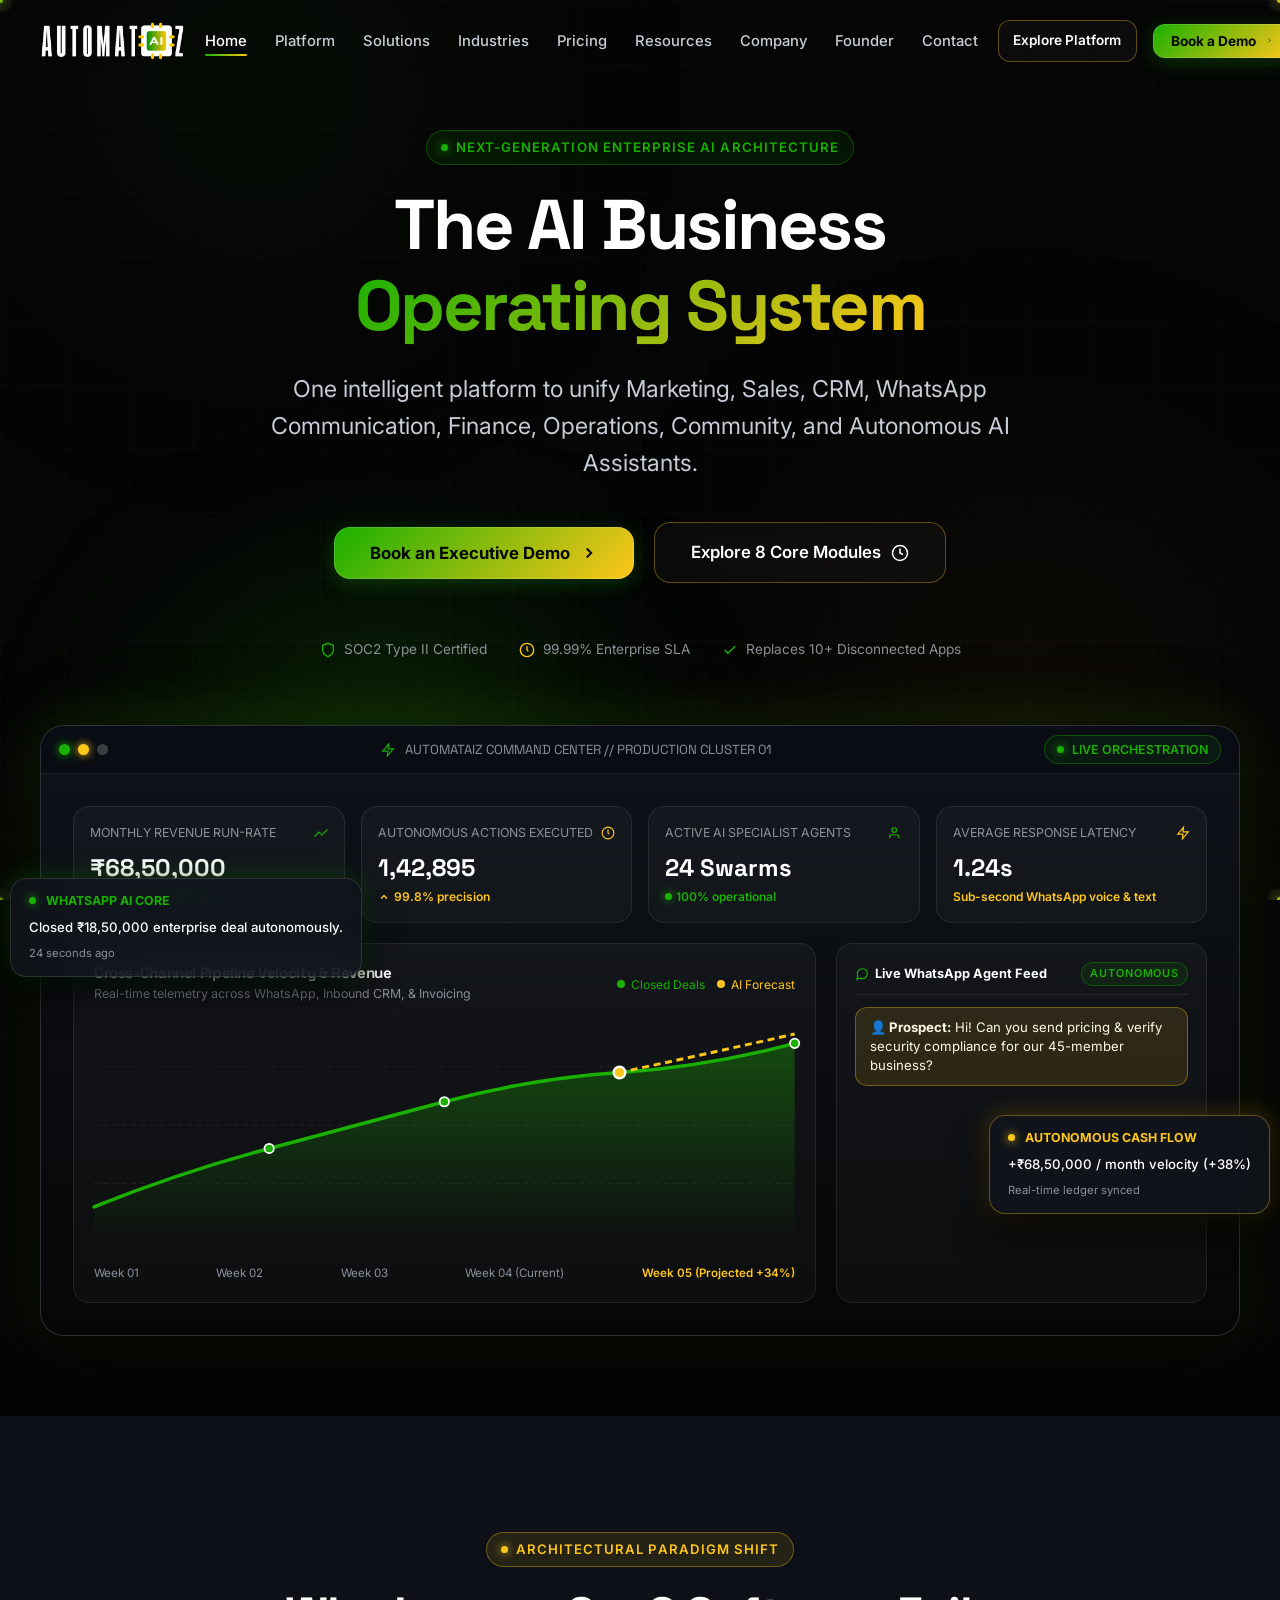
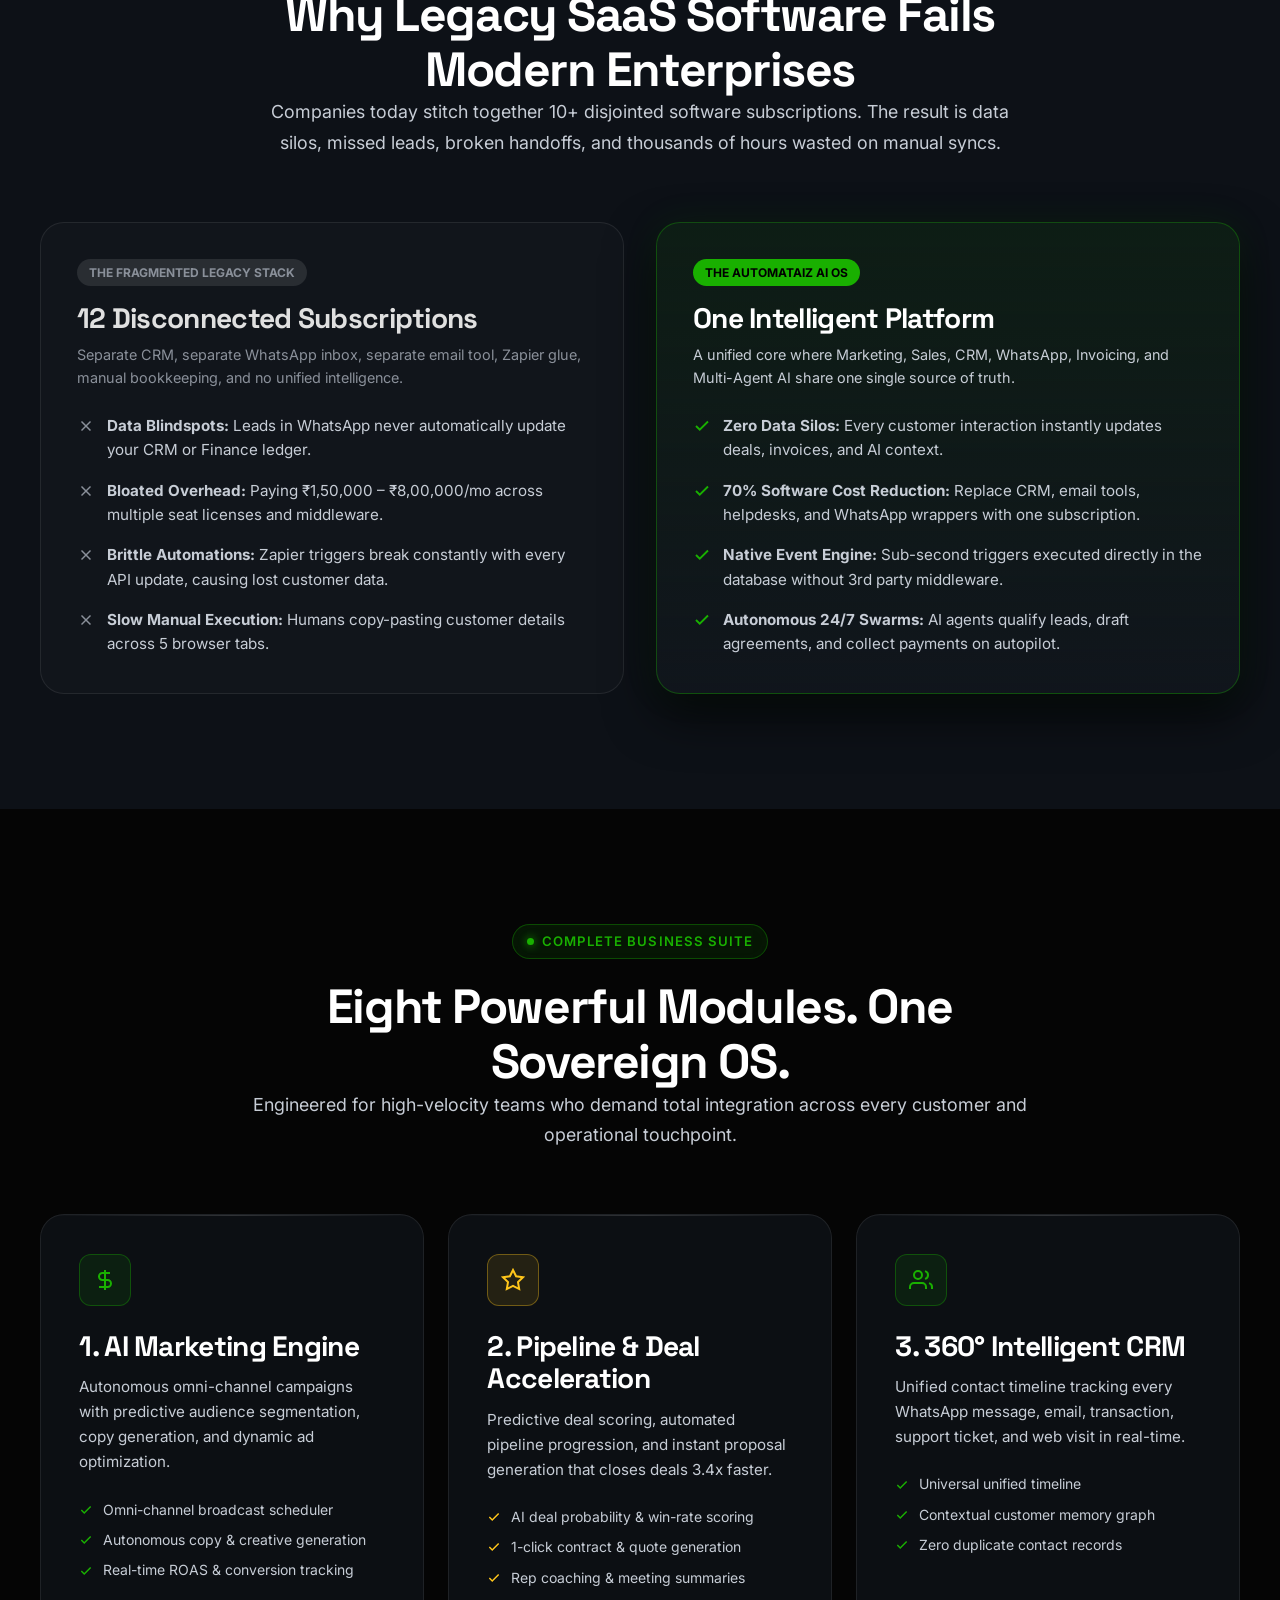
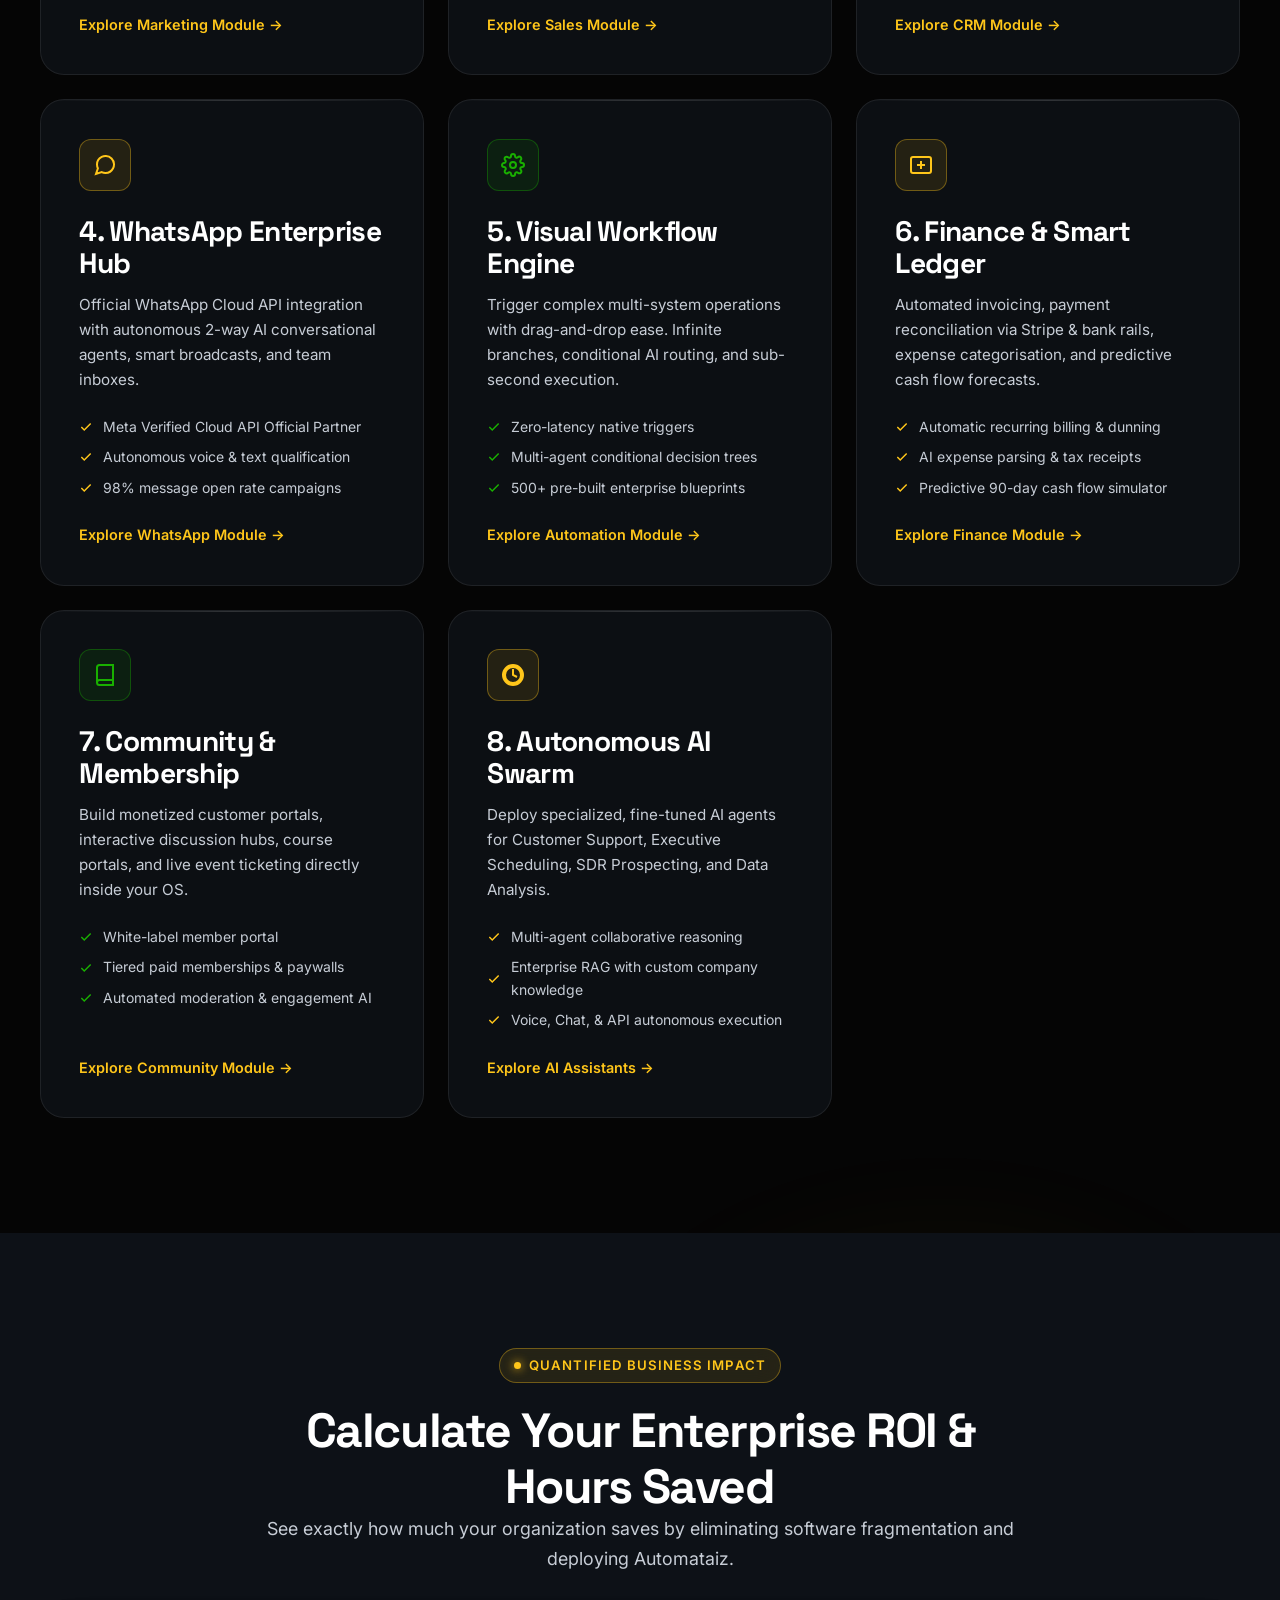
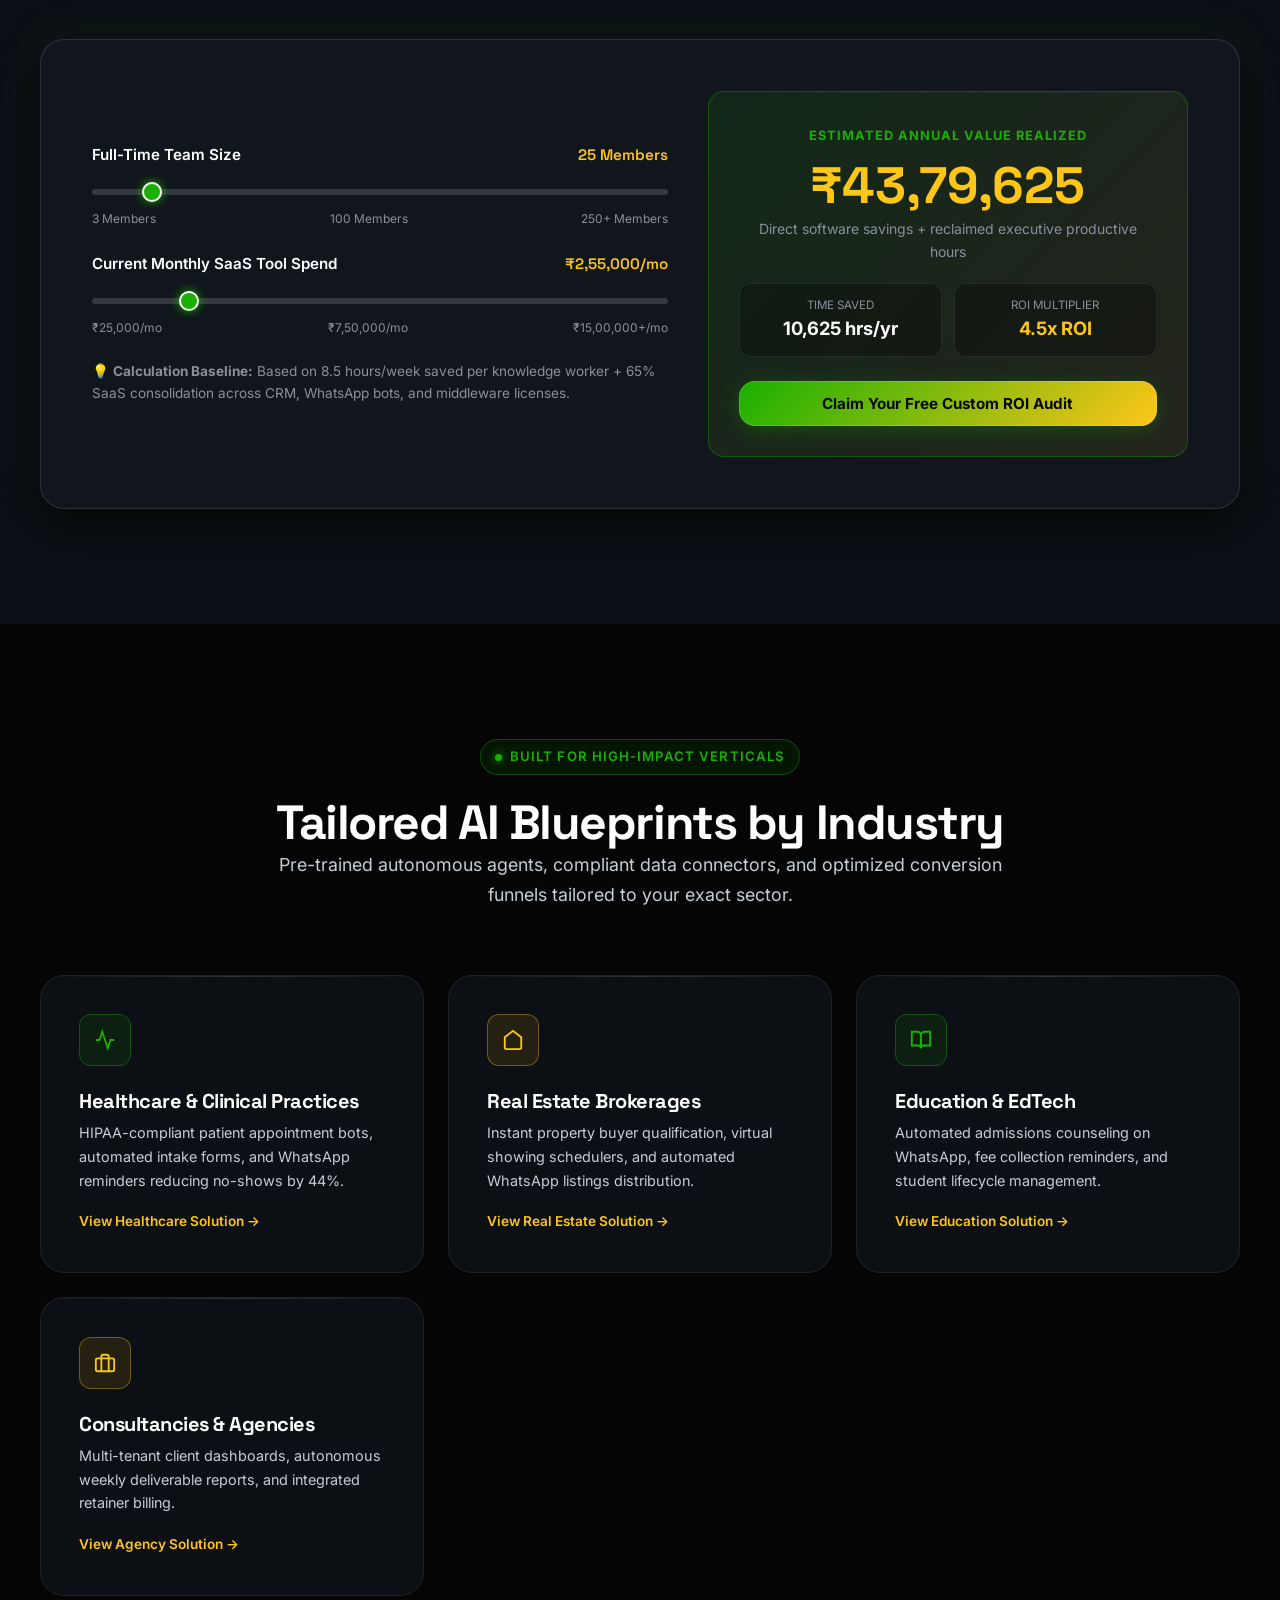
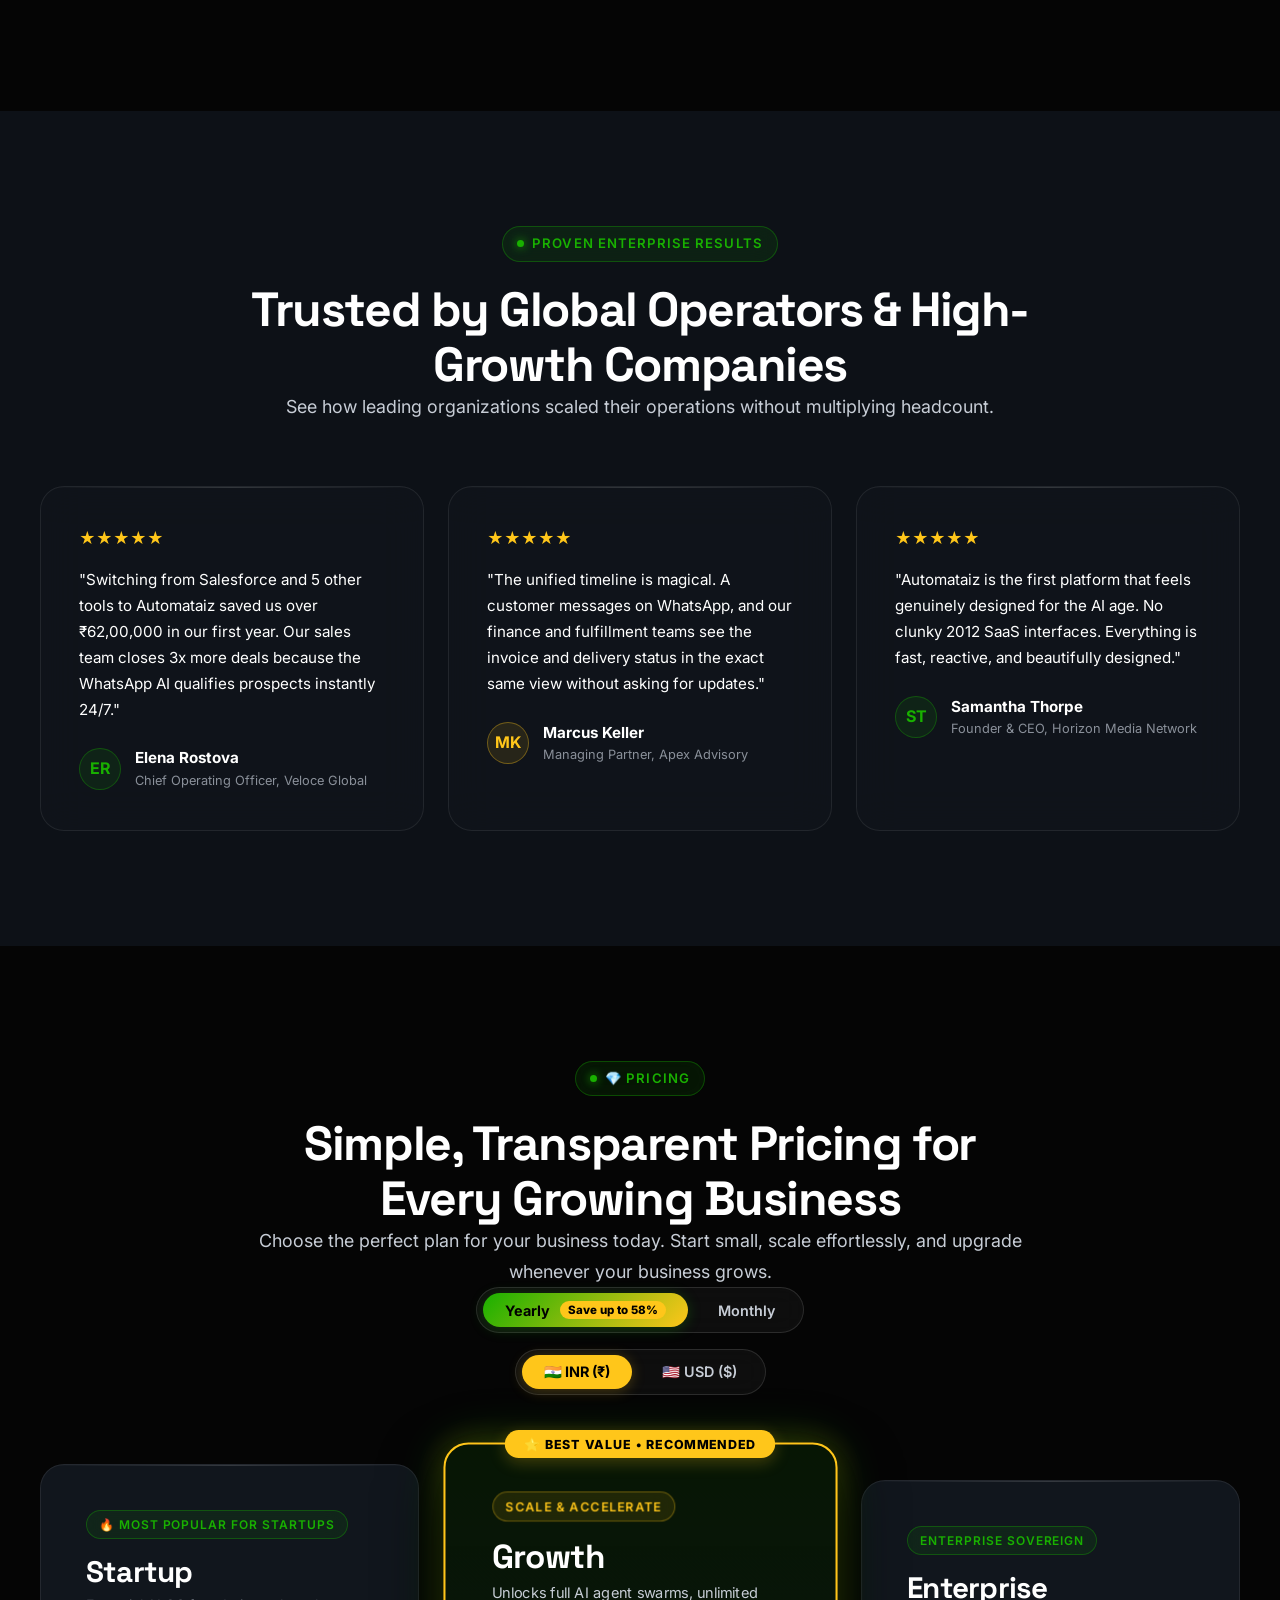
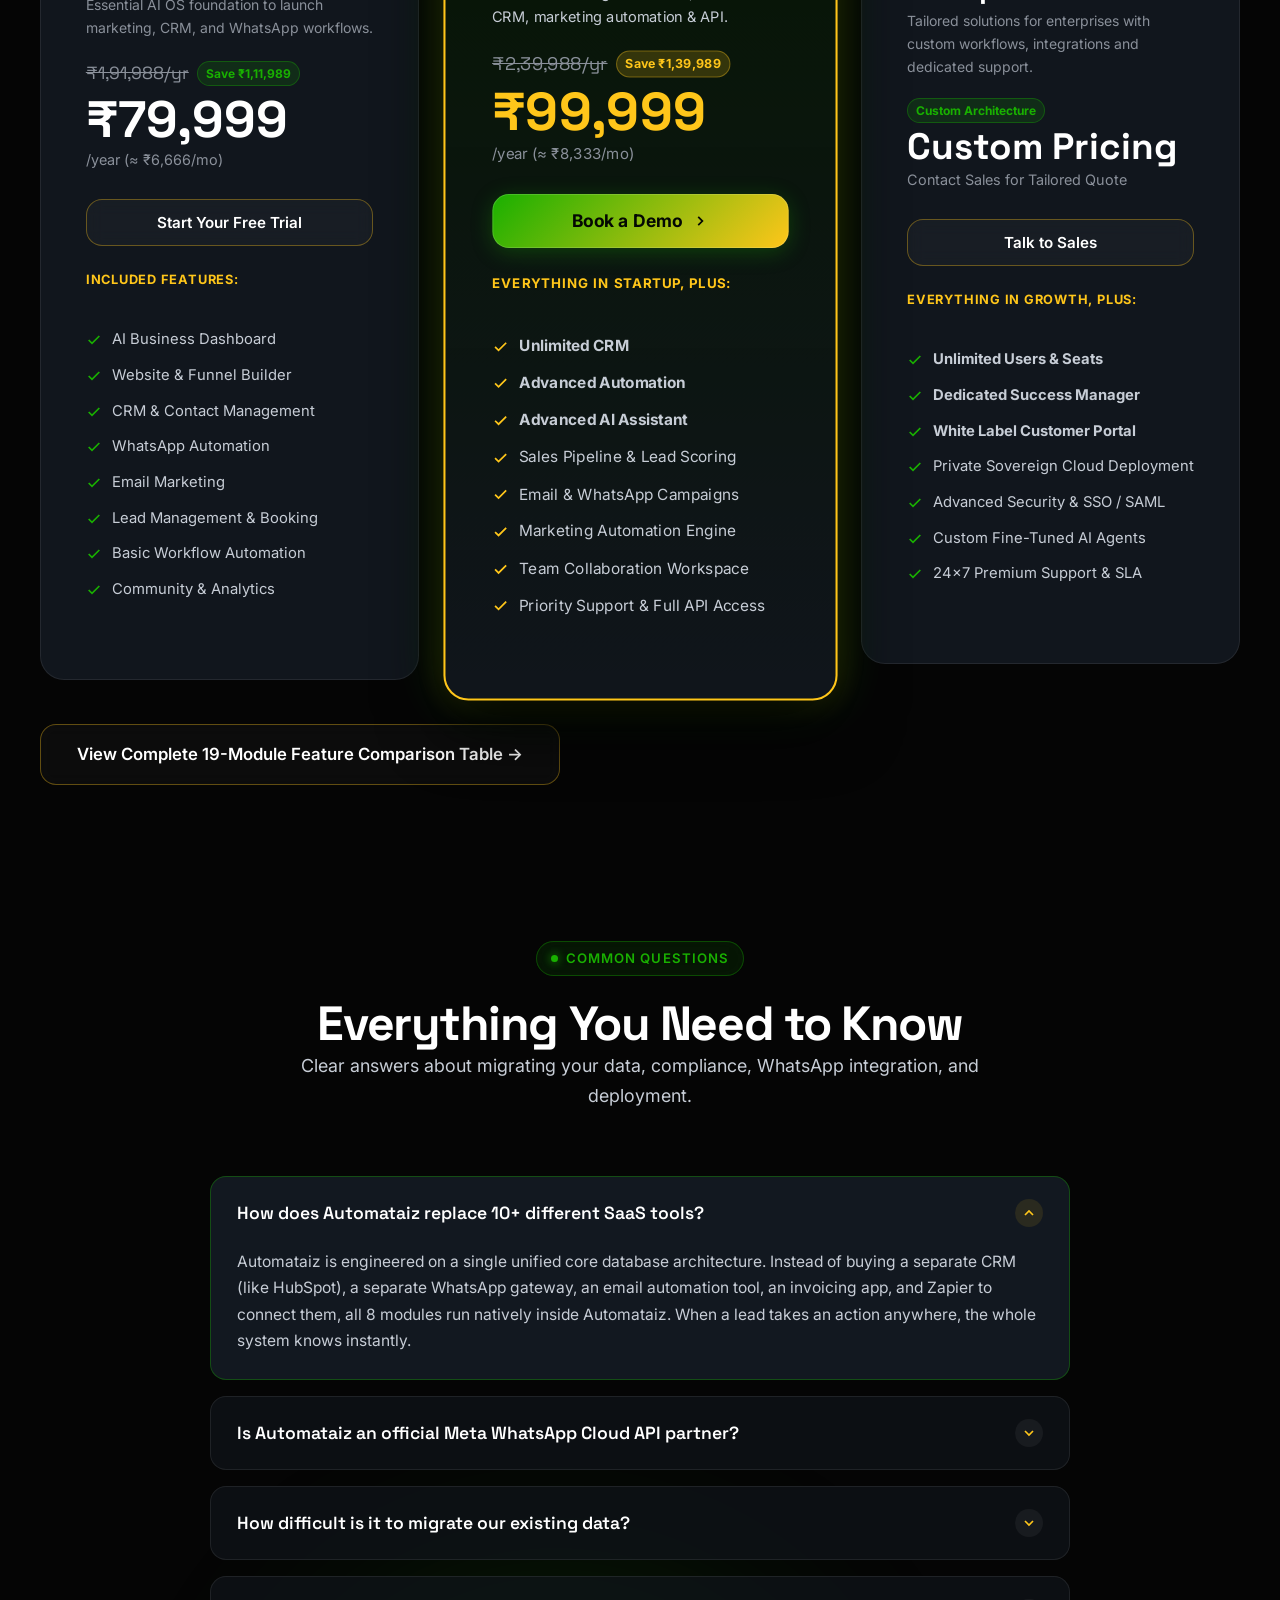
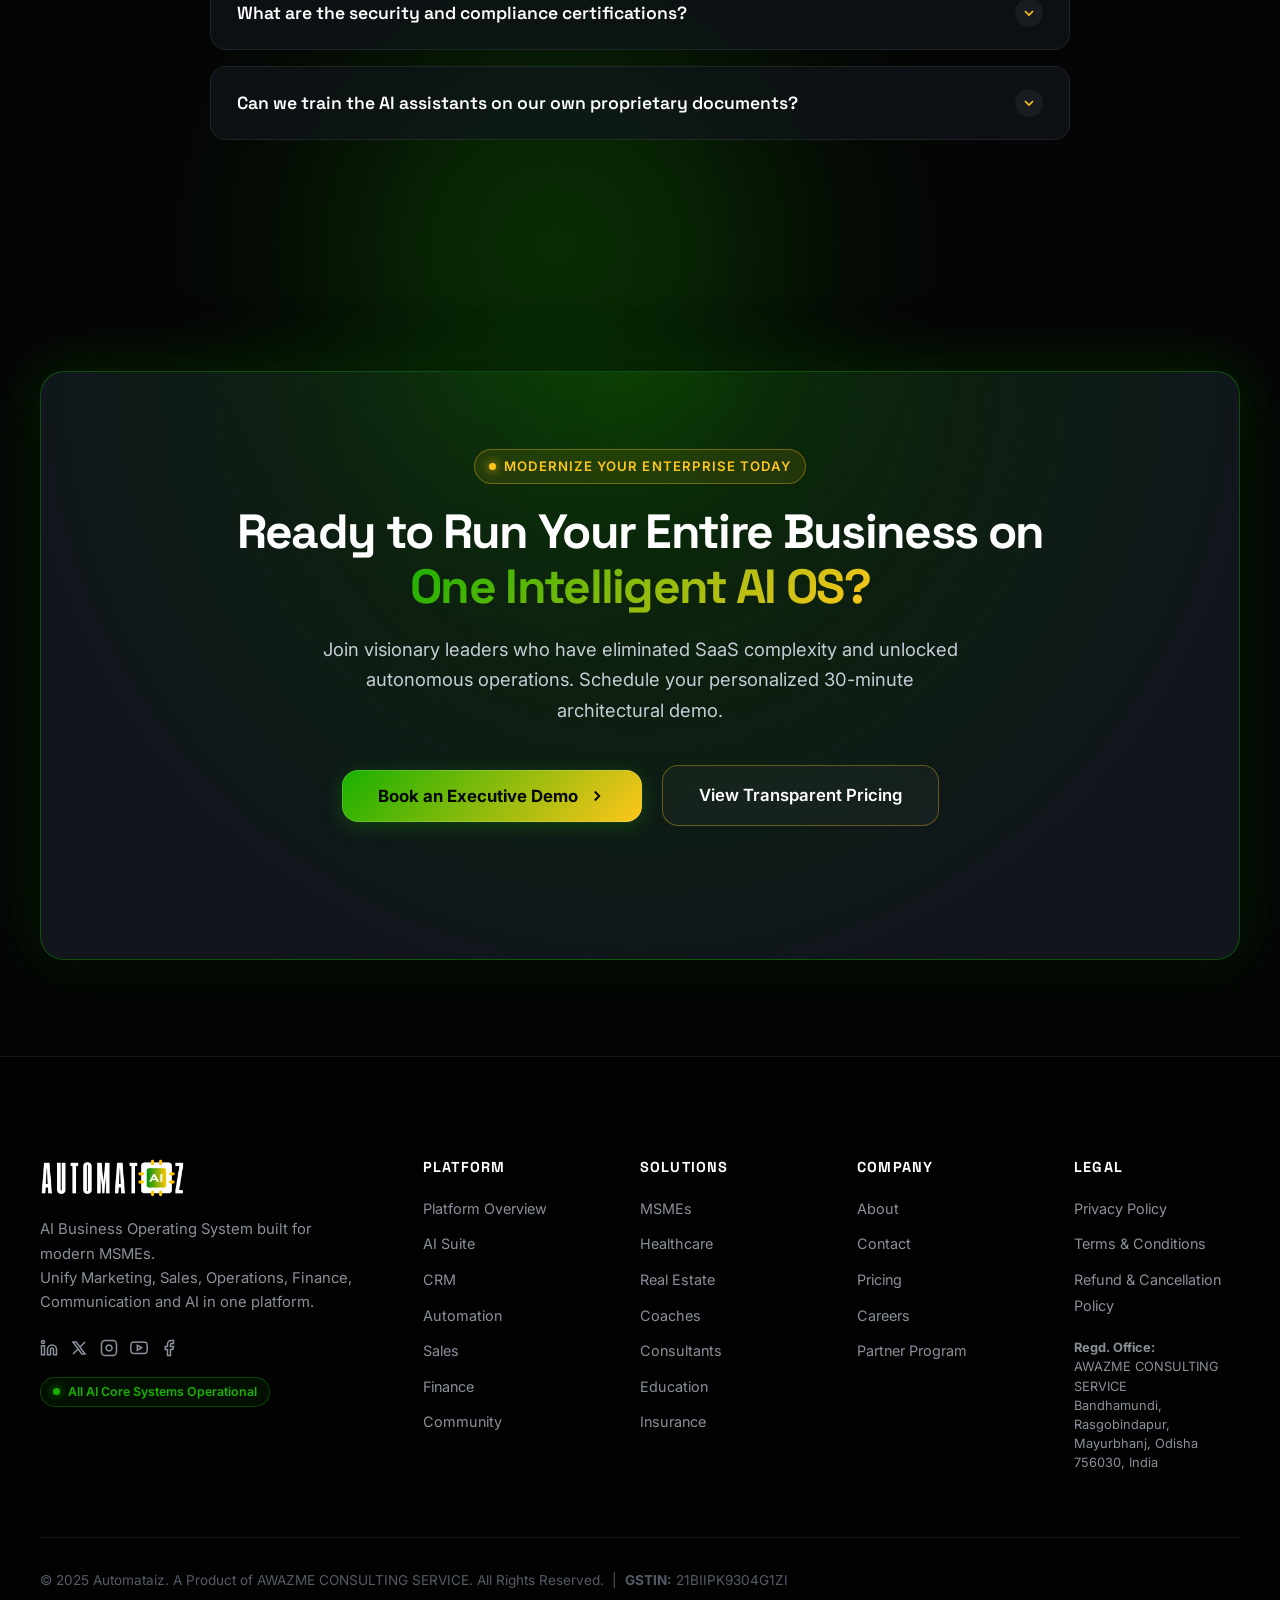
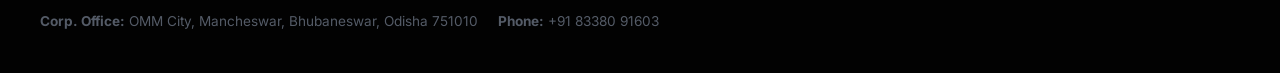
<file: index.html>
﻿<!DOCTYPE html>
<html lang="en">
<head>
  <meta charset="UTF-8">
  <meta name="viewport" content="width=device-width, initial-scale=1.0">
  <title>AUTOMATAIZ – The AI Business Operating System | Marketing, Sales, CRM & Autonomous Operations</title>
  <meta name="description" content="One unified, intelligent platform to run Marketing, Sales, CRM, WhatsApp, Finance, Operations, Community, and Autonomous AI Assistants. Enterprise-grade AI infrastructure.">
  <meta name="google-site-verification" content="googleb52c0f958dd287d0">
  <link rel="canonical" href="https://automataiz.in/">

  <!-- Open Graph / Social SEO -->
  <meta property="og:type" content="website">
  <meta property="og:url" content="https://automataiz.in/">
  <meta property="og:title" content="AUTOMATAIZ – The AI Business Operating System">
  <meta property="og:description" content="One unified, intelligent platform to run Marketing, Sales, CRM, WhatsApp, Finance, Operations, Community, and Autonomous AI Assistants.">
  <meta property="og:image" content="https://automataiz.in/assets/logo.png">

  <!-- Twitter Card -->
  <meta name="twitter:card" content="summary_large_image">
  <meta name="twitter:url" content="https://automataiz.in/">
  <meta name="twitter:title" content="AUTOMATAIZ – The AI Business Operating System">
  <meta name="twitter:description" content="One unified, intelligent platform to run Marketing, Sales, CRM, WhatsApp, Finance, Operations, Community, and Autonomous AI Assistants.">
  <meta name="twitter:image" content="https://automataiz.in/assets/logo.png">
  
  <!-- Favicon PNG -->
  <link rel="icon" type="image/png" href="assets/favicon.png">
  <link rel="apple-touch-icon" href="assets/favicon.png">
  
  <!-- CSS Stylesheet -->
  <link rel="stylesheet" href="css/style.css">

  <!-- SEO Organization Schema -->
  <script type="application/ld+json">
  {
    "@context": "https://schema.org",
    "@type": "Organization",
    "name": "Automataiz",
    "legalName": "AWAZME CONSULTING SERVICE",
    "url": "https://automataiz.in",
    "sameAs": [
      "https://automataiz.in",
      "https://facebook.com/automataiz",
      "https://instagram.com/automataiz.saas",
      "https://linkedin.com/company/automataiz",
      "https://youtube.com/channel/UCzLu81z2ZEkQi4cWU3501CA",
      "https://x.com/Automataiz"
    ],
    "logo": "https://automataiz.in/assets/logo.png",
    "foundingDate": "2025-01",
    "taxID": "21BIIPK9304G1ZI",
    "email": "hello@automataiz.com",
    "telephone": "+918338091603",
    "description": "AI Business Operating System (AI-BOS) built for modern MSMEs to unify Marketing, Sales, Operations, Finance, Communication and AI in one platform.",
    "address": [
      {
        "@type": "PostalAddress",
        "name": "Corporate Office",
        "streetAddress": "OMM City, Mancheswar",
        "addressLocality": "Bhubaneswar",
        "addressRegion": "Odisha",
        "postalCode": "751010",
        "addressCountry": "IN"
      },
      {
        "@type": "PostalAddress",
        "name": "Registered Office",
        "streetAddress": "Bandhamundi, Rasgobindapur, Santoshpur",
        "addressLocality": "Mayurbhanj",
        "addressRegion": "Odisha",
        "postalCode": "756030",
        "addressCountry": "IN"
      }
    ],
    "contactPoint": [
      {
        "@type": "ContactPoint",
        "telephone": "+918338091603",
        "contactType": "customer service",
        "email": "support@automataiz.com"
      },
      {
        "@type": "ContactPoint",
        "telephone": "+918338091603",
        "contactType": "sales",
        "email": "sales@automataiz.com"
      }
    ]
  }
  </script>
</head>
<body>

  <!-- Background Ambient Grid Overlay -->
  <div class="bg-grid-overlay"></div>

  <!-- Ambient Glow Blobs -->
  <div class="ambient-glow-bg glow-green" style="top: 5%; left: 10%; width: 500px; height: 500px;"></div>
  <div class="ambient-glow-bg glow-yellow" style="top: 40%; right: 5%; width: 550px; height: 550px;"></div>
  <div class="ambient-glow-bg glow-green" style="bottom: 10%; left: 20%; width: 600px; height: 600px;"></div>

  <!-- Header / Navigation -->
  <header class="site-nav">
    <div class="container-wide nav-inner">
      <a href="index.html" class="brand-logo" aria-label="AUTOMATAIZ Home">
        <img src="assets/logo.png" alt="AUTOMATAIZ – The AI Business OS" class="brand-logo-img">
      </a>

      <!-- Desktop Nav Menu -->
      <nav aria-label="Primary Navigation">
        <ul class="nav-menu">
          <li><a href="index.html" class="nav-link active">Home</a></li>
          <li><a href="platform.html" class="nav-link">Platform</a></li>
          <li><a href="solutions.html" class="nav-link">Solutions</a></li>
          <li><a href="industries.html" class="nav-link">Industries</a></li>
          <li><a href="pricing.html" class="nav-link">Pricing</a></li>
          <li><a href="resources.html" class="nav-link">Resources</a></li>
          <li><a href="company.html" class="nav-link">Company</a></li>
          <li><a href="founder.html" class="nav-link">Founder</a></li>
          <li><a href="contact.html" class="nav-link">Contact</a></li>
        </ul>
      </nav>

      <!-- Nav CTAs -->
      <div class="nav-cta-wrap">
        <a href="platform.html" class="btn btn-secondary btn-sm">Explore Platform</a>
        <button class="btn btn-primary btn-sm btn-book-demo" data-modal="demoModal">
          Book a Demo
          <svg width="14" height="14" viewBox="0 0 24 24" fill="none" stroke="currentColor" stroke-width="2.5"><polyline points="9 18 15 12 9 6"></polyline></svg>
        </button>
        <button class="mobile-toggle" aria-label="Open Navigation Menu">
          <svg width="24" height="24" viewBox="0 0 24 24" fill="none" stroke="currentColor" stroke-width="2"><line x1="3" y1="12" x2="21" y2="12"></line><line x1="3" y1="6" x2="21" y2="6"></line><line x1="3" y1="18" x2="21" y2="18"></line></svg>
        </button>
      </div>
    </div>

    <!-- Mobile Drawer -->
    <div class="mobile-drawer">
      <ul class="nav-menu">
        <li><a href="index.html" class="nav-link active">Home</a></li>
        <li><a href="platform.html" class="nav-link">Platform</a></li>
        <li><a href="solutions.html" class="nav-link">Solutions</a></li>
        <li><a href="industries.html" class="nav-link">Industries</a></li>
        <li><a href="pricing.html" class="nav-link">Pricing</a></li>
        <li><a href="resources.html" class="nav-link">Resources</a></li>
        <li><a href="company.html" class="nav-link">Company</a></li>
        <li><a href="founder.html" class="nav-link">Founder</a></li>
        <li><a href="contact.html" class="nav-link">Contact</a></li>
      </ul>
      <div style="display: flex; flex-direction: column; gap: 12px;">
        <a href="platform.html" class="btn btn-secondary" style="width: 100%;">Explore Platform</a>
        <button class="btn btn-primary btn-book-demo" data-modal="demoModal" style="width: 100%;">Book a Demo</button>
      </div>
    </div>
  </header>

  <!-- ====================================================================
       HERO SECTION
       ==================================================================== -->
  <section class="hero-section">
    <div class="container-wide">
      <div class="hero-content">
        <div class="badge-tag green">
          <span class="pulse-dot"></span> Next-Generation Enterprise AI Architecture
        </div>
        <h1 class="hero-title">
          The AI Business <br>
          <span style="background: var(--grad-brand); -webkit-background-clip: text; -webkit-text-fill-color: transparent;">Operating System</span>
        </h1>
        <p class="hero-subtitle">
          One intelligent platform to unify Marketing, Sales, CRM, WhatsApp Communication, Finance, Operations, Community, and Autonomous AI Assistants.
        </p>

        <div class="hero-cta-group">
          <button class="btn btn-primary btn-lg btn-book-demo" data-modal="demoModal">
            Book an Executive Demo
            <svg width="18" height="18" viewBox="0 0 24 24" fill="none" stroke="currentColor" stroke-width="2.5"><polyline points="9 18 15 12 9 6"></polyline></svg>
          </button>
          <a href="platform.html" class="btn btn-secondary btn-lg">
            Explore 8 Core Modules
            <svg width="18" height="18" viewBox="0 0 24 24" fill="none" stroke="currentColor" stroke-width="2"><circle cx="12" cy="12" r="10"></circle><polyline points="12 6 12 12 16 14"></polyline></svg>
          </a>
        </div>

        <div class="hero-trust-bar">
          <div class="trust-item">
            <svg width="16" height="16" viewBox="0 0 24 24" fill="none" stroke="#19B000" stroke-width="2"><path d="M12 22s8-4 8-10V5l-8-3-8 3v7c0 6 8 10 8 10z"></path></svg>
            <span>SOC2 Type II Certified</span>
          </div>
          <div class="trust-item">
            <svg width="16" height="16" viewBox="0 0 24 24" fill="none" stroke="#FFC61A" stroke-width="2"><circle cx="12" cy="12" r="10"></circle><polyline points="12 6 12 12 14 14"></polyline></svg>
            <span>99.99% Enterprise SLA</span>
          </div>
          <div class="trust-item">
            <svg width="16" height="16" viewBox="0 0 24 24" fill="none" stroke="#19B000" stroke-width="2"><polyline points="20 6 9 17 4 12"></polyline></svg>
            <span>Replaces 10+ Disconnected Apps</span>
          </div>
        </div>
      </div>

      <!-- Hero Dashboard Command Center Simulation -->
      <div class="hero-dashboard-wrapper">
        
        <!-- Floating Left Widget: WhatsApp AI Agent -->
        <div class="floating-widget left-bot">
          <div style="display: flex; align-items: center; gap: 10px; margin-bottom: 6px;">
            <div class="pulse-dot"></div>
            <span style="font-size: 0.775rem; font-weight: 700; color: #19B000; text-transform: uppercase;">WhatsApp AI Core</span>
          </div>
          <p style="font-size: 0.825rem; color: #FFFFFF; font-weight: 500;">Closed ₹18,50,000 enterprise deal autonomously.</p>
          <span style="font-size: 0.7rem; color: var(--text-muted);">24 seconds ago</span>
        </div>

        <!-- Floating Right Widget: Finance & Revenue -->
        <div class="floating-widget right-top">
          <div style="display: flex; align-items: center; gap: 10px; margin-bottom: 6px;">
            <div class="pulse-dot yellow"></div>
            <span style="font-size: 0.775rem; font-weight: 700; color: #FFC61A; text-transform: uppercase;">Autonomous Cash Flow</span>
          </div>
          <p style="font-size: 0.825rem; color: #FFFFFF; font-weight: 500;">+₹68,50,000 / month velocity (+38%)</p>
          <span style="font-size: 0.7rem; color: var(--text-muted);">Real-time ledger synced</span>
        </div>

        <!-- Central Dashboard Window -->
        <div class="dashboard-window">
          <div class="dash-header">
            <div class="dash-controls">
              <span class="dash-dot active-g"></span>
              <span class="dash-dot active-y"></span>
              <span class="dash-dot"></span>
            </div>
            <div class="dash-title-bar">
              <svg width="14" height="14" viewBox="0 0 24 24" fill="none" stroke="#19B000" stroke-width="2"><polygon points="13 2 3 14 12 14 11 22 21 10 12 10 13 2"></polygon></svg>
              <span>AUTOMATAIZ COMMAND CENTER // PRODUCTION CLUSTER 01</span>
            </div>
            <div class="system-status">
              <span class="pulse-dot"></span>
              <span>LIVE ORCHESTRATION</span>
            </div>
          </div>

          <div class="dash-body">
            <!-- 4 Top Metrics -->
            <div class="dash-metrics-grid">
              <div class="dash-stat-box">
                <div class="dash-stat-label">
                  <span>MONTHLY REVENUE RUN-RATE</span>
                  <svg width="14" height="14" viewBox="0 0 24 24" fill="none" stroke="#19B000" stroke-width="2"><polyline points="23 6 13.5 15.5 8.5 10.5 1 18"></polyline></svg>
                </div>
                <div class="dash-stat-val" id="dashRevenueCount">₹68,50,000</div>
                <div class="dash-stat-change">
                  <svg width="12" height="12" viewBox="0 0 24 24" fill="none" stroke="currentColor" stroke-width="3"><polyline points="18 15 12 9 6 15"></polyline></svg>
                  +42.8% this quarter
                </div>
              </div>

              <div class="dash-stat-box">
                <div class="dash-stat-label">
                  <span>AUTONOMOUS ACTIONS EXECUTED</span>
                  <svg width="14" height="14" viewBox="0 0 24 24" fill="none" stroke="#FFC61A" stroke-width="2"><circle cx="12" cy="12" r="10"></circle><polyline points="12 6 12 12 14 14"></polyline></svg>
                </div>
                <div class="dash-stat-val" id="dashActionsCount">142,890</div>
                <div class="dash-stat-change yellow">
                  <svg width="12" height="12" viewBox="0 0 24 24" fill="none" stroke="currentColor" stroke-width="3"><polyline points="18 15 12 9 6 15"></polyline></svg>
                  99.8% precision
                </div>
              </div>

              <div class="dash-stat-box">
                <div class="dash-stat-label">
                  <span>ACTIVE AI SPECIALIST AGENTS</span>
                  <svg width="14" height="14" viewBox="0 0 24 24" fill="none" stroke="#19B000" stroke-width="2"><path d="M17 21v-2a4 4 0 0 0-4-4H5a4 4 0 0 0-4 4v2"></path><circle cx="9" cy="7" r="4"></circle></svg>
                </div>
                <div class="dash-stat-val">24 Swarms</div>
                <div class="dash-stat-change">
                  <span class="pulse-dot"></span> 100% operational
                </div>
              </div>

              <div class="dash-stat-box">
                <div class="dash-stat-label">
                  <span>AVERAGE RESPONSE LATENCY</span>
                  <svg width="14" height="14" viewBox="0 0 24 24" fill="none" stroke="#FFC61A" stroke-width="2"><polygon points="13 2 3 14 12 14 11 22 21 10 12 10 13 2"></polygon></svg>
                </div>
                <div class="dash-stat-val">1.24s</div>
                <div class="dash-stat-change yellow">
                  Sub-second WhatsApp voice & text
                </div>
              </div>
            </div>

            <!-- Split Grid: Live SVG Chart + AI Conversation Stream -->
            <div class="dash-grid-split">
              <!-- Live Visual Chart -->
              <div class="dash-chart-card">
                <div style="display: flex; justify-content: space-between; align-items: center; margin-bottom: 16px;">
                  <div>
                    <h4 style="font-size: 0.95rem; margin-bottom: 2px;">Cross-Channel Pipeline Velocity & Revenue</h4>
                    <p style="font-size: 0.775rem; color: var(--text-muted);">Real-time telemetry across WhatsApp, Inbound CRM, & Invoicing</p>
                  </div>
                  <div style="display: flex; gap: 12px; font-size: 0.75rem;">
                    <span style="display: flex; align-items: center; gap: 6px; color: #19B000;"><span style="width: 8px; height: 8px; background: #19B000; border-radius: 50%;"></span> Closed Deals</span>
                    <span style="display: flex; align-items: center; gap: 6px; color: #FFC61A;"><span style="width: 8px; height: 8px; background: #FFC61A; border-radius: 50%;"></span> AI Forecast</span>
                  </div>
                </div>

                <!-- Custom SVG Chart (Green + Mustard Yellow) -->
                <svg viewBox="0 0 600 200" width="100%" height="190" style="overflow: visible;">
                  <defs>
                    <linearGradient id="chartGreenGrad" x1="0" y1="0" x2="0" y2="1">
                      <stop offset="0%" stop-color="#19B000" stop-opacity="0.35"/>
                      <stop offset="100%" stop-color="#19B000" stop-opacity="0.0"/>
                    </linearGradient>
                  </defs>
                  <!-- Horizontal Grid Lines -->
                  <line x1="0" y1="40" x2="600" y2="40" stroke="rgba(255,255,255,0.06)" stroke-dasharray="4"/>
                  <line x1="0" y1="90" x2="600" y2="90" stroke="rgba(255,255,255,0.06)" stroke-dasharray="4"/>
                  <line x1="0" y1="140" x2="600" y2="140" stroke="rgba(255,255,255,0.06)" stroke-dasharray="4"/>
                  
                  <!-- Area Fill -->
                  <path d="M0,160 Q75,130 150,110 T300,70 T450,45 T600,20 L600,190 L0,190 Z" fill="url(#chartGreenGrad)"/>
                  
                  <!-- Main Green Line -->
                  <path d="M0,160 Q75,130 150,110 T300,70 T450,45 T600,20" fill="none" stroke="#19B000" stroke-width="3" stroke-linecap="round"/>
                  
                  <!-- Forecast Yellow Dashed Line -->
                  <path d="M450,45 Q520,30 600,12" fill="none" stroke="#FFC61A" stroke-width="2.5" stroke-dasharray="6,4"/>

                  <!-- Data Nodes -->
                  <circle cx="150" cy="110" r="4" fill="#19B000" stroke="#FFFFFF" stroke-width="1.5"/>
                  <circle cx="300" cy="70" r="4" fill="#19B000" stroke="#FFFFFF" stroke-width="1.5"/>
                  <circle cx="450" cy="45" r="5" fill="#FFC61A" stroke="#FFFFFF" stroke-width="2"/>
                  <circle cx="600" cy="20" r="4" fill="#19B000" stroke="#FFFFFF" stroke-width="1.5"/>
                </svg>

                <div style="display: flex; justify-content: space-between; font-size: 0.725rem; color: var(--text-muted); margin-top: 10px;">
                  <span>Week 01</span>
                  <span>Week 02</span>
                  <span>Week 03</span>
                  <span>Week 04 (Current)</span>
                  <span style="color: #FFC61A; font-weight: 600;">Week 05 (Projected +34%)</span>
                </div>
              </div>

              <!-- Live WhatsApp / Multi-Agent Stream -->
              <div class="dash-chat-feed">
                <div style="display: flex; justify-content: space-between; align-items: center; border-bottom: 1px solid var(--border-subtle); padding-bottom: 8px;">
                  <span style="font-size: 0.8rem; font-weight: 700; color: #FFFFFF; display: flex; align-items: center; gap: 6px;">
                    <svg width="14" height="14" viewBox="0 0 24 24" fill="none" stroke="#19B000" stroke-width="2"><path d="M21 11.5a8.38 8.38 0 0 1-.9 3.8 8.5 8.5 0 0 1-7.6 4.7 8.38 8.38 0 0 1-3.8-.9L3 21l1.9-5.7a8.38 8.38 0 0 1-.9-3.8 8.5 8.5 0 0 1 4.7-7.6 8.38 8.38 0 0 1 3.8-.9h.5a8.48 8.48 0 0 1 8 8v.5z"></path></svg>
                    Live WhatsApp Agent Feed
                  </span>
                  <span class="badge-tag green" style="padding: 2px 8px; font-size: 0.68rem; margin: 0;">Autonomous</span>
                </div>

                <div id="liveChatStream" style="display: flex; flex-direction: column; gap: 10px; max-height: 180px; overflow-y: auto;">
                  <!-- Dynamic content populated by dashboard.js -->
                </div>
              </div>
            </div>
          </div>
        </div>
      </div>
    </div>
  </section>

  <!-- ====================================================================
       BUSINESS PROBLEMS: THE DISCONNECTED SAAS NIGHTMARE VS AUTOMATAIZ
       ==================================================================== -->
  <section class="section" style="background: var(--bg-secondary);">
    <div class="container">
      <div class="section-header">
        <span class="badge-tag yellow"><span class="pulse-dot yellow"></span> Architectural Paradigm Shift</span>
        <h2>Why Legacy SaaS Software Fails Modern Enterprises</h2>
        <p class="lead">
          Companies today stitch together 10+ disjointed software subscriptions. The result is data silos, missed leads, broken handoffs, and thousands of hours wasted on manual syncs.
        </p>
      </div>

      <div class="comparison-container">
        <!-- Legacy Way -->
        <div class="comp-card legacy">
          <span class="comp-badge legacy">The Fragmented Legacy Stack</span>
          <h3 style="margin-bottom: 0.5rem; color: #E0E0E0;">12 Disconnected Subscriptions</h3>
          <p style="color: var(--text-muted); font-size: 0.9rem;">
            Separate CRM, separate WhatsApp inbox, separate email tool, Zapier glue, manual bookkeeping, and no unified intelligence.
          </p>

          <ul class="comp-list legacy">
            <li>
              <svg width="18" height="18" viewBox="0 0 24 24" fill="none" stroke="currentColor" stroke-width="2"><line x1="18" y1="6" x2="6" y2="18"></line><line x1="6" y1="6" x2="18" y2="18"></line></svg>
              <span><strong>Data Blindspots:</strong> Leads in WhatsApp never automatically update your CRM or Finance ledger.</span>
            </li>
            <li>
              <svg width="18" height="18" viewBox="0 0 24 24" fill="none" stroke="currentColor" stroke-width="2"><line x1="18" y1="6" x2="6" y2="18"></line><line x1="6" y1="6" x2="18" y2="18"></line></svg>
              <span><strong>Bloated Overhead:</strong> Paying ₹1,50,000 – ₹8,00,000/mo across multiple seat licenses and middleware.</span>
            </li>
            <li>
              <svg width="18" height="18" viewBox="0 0 24 24" fill="none" stroke="currentColor" stroke-width="2"><line x1="18" y1="6" x2="6" y2="18"></line><line x1="6" y1="6" x2="18" y2="18"></line></svg>
              <span><strong>Brittle Automations:</strong> Zapier triggers break constantly with every API update, causing lost customer data.</span>
            </li>
            <li>
              <svg width="18" height="18" viewBox="0 0 24 24" fill="none" stroke="currentColor" stroke-width="2"><line x1="18" y1="6" x2="6" y2="18"></line><line x1="6" y1="6" x2="18" y2="18"></line></svg>
              <span><strong>Slow Manual Execution:</strong> Humans copy-pasting customer details across 5 browser tabs.</span>
            </li>
          </ul>
        </div>

        <!-- Automataiz Unified Way -->
        <div class="comp-card automataiz">
          <span class="comp-badge automataiz">The Automataiz AI OS</span>
          <h3 style="margin-bottom: 0.5rem; color: #FFFFFF;">One Intelligent Platform</h3>
          <p style="color: var(--text-secondary); font-size: 0.9rem;">
            A unified core where Marketing, Sales, CRM, WhatsApp, Invoicing, and Multi-Agent AI share one single source of truth.
          </p>

          <ul class="comp-list automataiz">
            <li>
              <svg width="18" height="18" viewBox="0 0 24 24" fill="none" stroke="currentColor" stroke-width="2.5"><polyline points="20 6 9 17 4 12"></polyline></svg>
              <span><strong>Zero Data Silos:</strong> Every customer interaction instantly updates deals, invoices, and AI context.</span>
            </li>
            <li>
              <svg width="18" height="18" viewBox="0 0 24 24" fill="none" stroke="currentColor" stroke-width="2.5"><polyline points="20 6 9 17 4 12"></polyline></svg>
              <span><strong>70% Software Cost Reduction:</strong> Replace CRM, email tools, helpdesks, and WhatsApp wrappers with one subscription.</span>
            </li>
            <li>
              <svg width="18" height="18" viewBox="0 0 24 24" fill="none" stroke="currentColor" stroke-width="2.5"><polyline points="20 6 9 17 4 12"></polyline></svg>
              <span><strong>Native Event Engine:</strong> Sub-second triggers executed directly in the database without 3rd party middleware.</span>
            </li>
            <li>
              <svg width="18" height="18" viewBox="0 0 24 24" fill="none" stroke="currentColor" stroke-width="2.5"><polyline points="20 6 9 17 4 12"></polyline></svg>
              <span><strong>Autonomous 24/7 Swarms:</strong> AI agents qualify leads, draft agreements, and collect payments on autopilot.</span>
            </li>
          </ul>
        </div>
      </div>
    </div>
  </section>

  <!-- ====================================================================
       THE 8 CORE MODULES SHOWCASE
       ==================================================================== -->
  <section class="section">
    <div class="container">
      <div class="section-header">
        <span class="badge-tag green"><span class="pulse-dot"></span> Complete Business Suite</span>
        <h2>Eight Powerful Modules. One Sovereign OS.</h2>
        <p class="lead">
          Engineered for high-velocity teams who demand total integration across every customer and operational touchpoint.
        </p>
      </div>

      <div class="modules-grid">
        <!-- 1. Marketing -->
        <div class="card-glass module-card">
          <div class="module-content">
            <div class="card-icon-box">
              <svg width="24" height="24" viewBox="0 0 24 24" fill="none" stroke="currentColor" stroke-width="2"><path d="M12 2v20M17 5H9.5a3.5 3.5 0 0 0 0 7h5a3.5 3.5 0 0 1 0 7H6"></path></svg>
            </div>
            <h3>1. AI Marketing Engine</h3>
            <p>Autonomous omni-channel campaigns with predictive audience segmentation, copy generation, and dynamic ad optimization.</p>
            <ul class="module-features-list">
              <li><svg width="14" height="14" viewBox="0 0 24 24" fill="none" stroke="currentColor" stroke-width="2.5"><polyline points="20 6 9 17 4 12"></polyline></svg> Omni-channel broadcast scheduler</li>
              <li><svg width="14" height="14" viewBox="0 0 24 24" fill="none" stroke="currentColor" stroke-width="2.5"><polyline points="20 6 9 17 4 12"></polyline></svg> Autonomous copy & creative generation</li>
              <li><svg width="14" height="14" viewBox="0 0 24 24" fill="none" stroke="currentColor" stroke-width="2.5"><polyline points="20 6 9 17 4 12"></polyline></svg> Real-time ROAS & conversion tracking</li>
            </ul>
          </div>
          <a href="platform.html" class="module-action-link">Explore Marketing Module →</a>
        </div>

        <!-- 2. Sales -->
        <div class="card-glass module-card hover-yellow">
          <div class="module-content">
            <div class="card-icon-box yellow">
              <svg width="24" height="24" viewBox="0 0 24 24" fill="none" stroke="currentColor" stroke-width="2"><polygon points="12 2 15.09 8.26 22 9.27 17 14.14 18.18 21.02 12 17.77 5.82 21.02 7 14.14 2 9.27 8.91 8.26 12 2"></polygon></svg>
            </div>
            <h3>2. Pipeline & Deal Acceleration</h3>
            <p>Predictive deal scoring, automated pipeline progression, and instant proposal generation that closes deals 3.4x faster.</p>
            <ul class="module-features-list">
              <li><svg width="14" height="14" viewBox="0 0 24 24" fill="none" stroke="#FFC61A" stroke-width="2.5"><polyline points="20 6 9 17 4 12"></polyline></svg> AI deal probability & win-rate scoring</li>
              <li><svg width="14" height="14" viewBox="0 0 24 24" fill="none" stroke="#FFC61A" stroke-width="2.5"><polyline points="20 6 9 17 4 12"></polyline></svg> 1-click contract & quote generation</li>
              <li><svg width="14" height="14" viewBox="0 0 24 24" fill="none" stroke="#FFC61A" stroke-width="2.5"><polyline points="20 6 9 17 4 12"></polyline></svg> Rep coaching & meeting summaries</li>
            </ul>
          </div>
          <a href="platform.html" class="module-action-link">Explore Sales Module →</a>
        </div>

        <!-- 3. CRM -->
        <div class="card-glass module-card">
          <div class="module-content">
            <div class="card-icon-box">
              <svg width="24" height="24" viewBox="0 0 24 24" fill="none" stroke="currentColor" stroke-width="2"><path d="M17 21v-2a4 4 0 0 0-4-4H5a4 4 0 0 0-4 4v2"></path><circle cx="9" cy="7" r="4"></circle><path d="M23 21v-2a4 4 0 0 0-3-3.87"></path><path d="M16 3.13a4 4 0 0 1 0 7.75"></path></svg>
            </div>
            <h3>3. 360° Intelligent CRM</h3>
            <p>Unified contact timeline tracking every WhatsApp message, email, transaction, support ticket, and web visit in real-time.</p>
            <ul class="module-features-list">
              <li><svg width="14" height="14" viewBox="0 0 24 24" fill="none" stroke="currentColor" stroke-width="2.5"><polyline points="20 6 9 17 4 12"></polyline></svg> Universal unified timeline</li>
              <li><svg width="14" height="14" viewBox="0 0 24 24" fill="none" stroke="currentColor" stroke-width="2.5"><polyline points="20 6 9 17 4 12"></polyline></svg> Contextual customer memory graph</li>
              <li><svg width="14" height="14" viewBox="0 0 24 24" fill="none" stroke="currentColor" stroke-width="2.5"><polyline points="20 6 9 17 4 12"></polyline></svg> Zero duplicate contact records</li>
            </ul>
          </div>
          <a href="platform.html" class="module-action-link">Explore CRM Module →</a>
        </div>

        <!-- 4. WhatsApp & Communication -->
        <div class="card-glass module-card hover-yellow">
          <div class="module-content">
            <div class="card-icon-box yellow">
              <svg width="24" height="24" viewBox="0 0 24 24" fill="none" stroke="currentColor" stroke-width="2"><path d="M21 11.5a8.38 8.38 0 0 1-.9 3.8 8.5 8.5 0 0 1-7.6 4.7 8.38 8.38 0 0 1-3.8-.9L3 21l1.9-5.7a8.38 8.38 0 0 1-.9-3.8 8.5 8.5 0 0 1 4.7-7.6 8.38 8.38 0 0 1 3.8-.9h.5a8.48 8.48 0 0 1 8 8v.5z"></path></svg>
            </div>
            <h3>4. WhatsApp Enterprise Hub</h3>
            <p>Official WhatsApp Cloud API integration with autonomous 2-way AI conversational agents, smart broadcasts, and team inboxes.</p>
            <ul class="module-features-list">
              <li><svg width="14" height="14" viewBox="0 0 24 24" fill="none" stroke="#FFC61A" stroke-width="2.5"><polyline points="20 6 9 17 4 12"></polyline></svg> Meta Verified Cloud API Official Partner</li>
              <li><svg width="14" height="14" viewBox="0 0 24 24" fill="none" stroke="#FFC61A" stroke-width="2.5"><polyline points="20 6 9 17 4 12"></polyline></svg> Autonomous voice & text qualification</li>
              <li><svg width="14" height="14" viewBox="0 0 24 24" fill="none" stroke="#FFC61A" stroke-width="2.5"><polyline points="20 6 9 17 4 12"></polyline></svg> 98% message open rate campaigns</li>
            </ul>
          </div>
          <a href="platform.html" class="module-action-link">Explore WhatsApp Module →</a>
        </div>

        <!-- 5. Automation Engine -->
        <div class="card-glass module-card">
          <div class="module-content">
            <div class="card-icon-box">
              <svg width="24" height="24" viewBox="0 0 24 24" fill="none" stroke="currentColor" stroke-width="2"><circle cx="12" cy="12" r="3"></circle><path d="M19.4 15a1.65 1.65 0 0 0 .33 1.82l.06.06a2 2 0 0 1 0 2.83 2 2 0 0 1-2.83 0l-.06-.06a1.65 1.65 0 0 0-1.82-.33 1.65 1.65 0 0 0-1 1.51V21a2 2 0 0 1-2 2 2 2 0 0 1-2-2v-.09A1.65 1.65 0 0 0 9 19.4a1.65 1.65 0 0 0-1.82.33l-.06.06a2 2 0 0 1-2.83 0 2 2 0 0 1 0-2.83l.06-.06a1.65 1.65 0 0 0 .33-1.82 1.65 1.65 0 0 0-1.51-1H3a2 2 0 0 1-2-2 2 2 0 0 1 2-2h.09A1.65 1.65 0 0 0 4.6 9a1.65 1.65 0 0 0-.33-1.82l-.06-.06a2 2 0 0 1 0-2.83 2 2 0 0 1 2.83 0l.06.06a1.65 1.65 0 0 0 1.82.33H9a1.65 1.65 0 0 0 1-1.51V3a2 2 0 0 1 2-2 2 2 0 0 1 2 2v.09a1.65 1.65 0 0 0 1 1.51 1.65 1.65 0 0 0 1.82-.33l.06-.06a2 2 0 0 1 2.83 0 2 2 0 0 1 0 2.83l-.06.06a1.65 1.65 0 0 0-.33 1.82V9a1.65 1.65 0 0 0 1.51 1H21a2 2 0 0 1 2 2 2 2 0 0 1-2 2h-.09a1.65 1.65 0 0 0-1.51 1z"></path></svg>
            </div>
            <h3>5. Visual Workflow Engine</h3>
            <p>Trigger complex multi-system operations with drag-and-drop ease. Infinite branches, conditional AI routing, and sub-second execution.</p>
            <ul class="module-features-list">
              <li><svg width="14" height="14" viewBox="0 0 24 24" fill="none" stroke="currentColor" stroke-width="2.5"><polyline points="20 6 9 17 4 12"></polyline></svg> Zero-latency native triggers</li>
              <li><svg width="14" height="14" viewBox="0 0 24 24" fill="none" stroke="currentColor" stroke-width="2.5"><polyline points="20 6 9 17 4 12"></polyline></svg> Multi-agent conditional decision trees</li>
              <li><svg width="14" height="14" viewBox="0 0 24 24" fill="none" stroke="currentColor" stroke-width="2.5"><polyline points="20 6 9 17 4 12"></polyline></svg> 500+ pre-built enterprise blueprints</li>
            </ul>
          </div>
          <a href="platform.html" class="module-action-link">Explore Automation Module →</a>
        </div>

        <!-- 6. Finance & Billing -->
        <div class="card-glass module-card hover-yellow">
          <div class="module-content">
            <div class="card-icon-box yellow">
              <svg width="24" height="24" viewBox="0 0 24 24" fill="none" stroke="currentColor" stroke-width="2"><rect x="2" y="4" width="20" height="16" rx="2"></rect><line x1="12" y1="8" x2="12" y2="16"></line><line x1="8" y1="12" x2="16" y2="12"></line></svg>
            </div>
            <h3>6. Finance & Smart Ledger</h3>
            <p>Automated invoicing, payment reconciliation via Stripe & bank rails, expense categorisation, and predictive cash flow forecasts.</p>
            <ul class="module-features-list">
              <li><svg width="14" height="14" viewBox="0 0 24 24" fill="none" stroke="#FFC61A" stroke-width="2.5"><polyline points="20 6 9 17 4 12"></polyline></svg> Automatic recurring billing & dunning</li>
              <li><svg width="14" height="14" viewBox="0 0 24 24" fill="none" stroke="#FFC61A" stroke-width="2.5"><polyline points="20 6 9 17 4 12"></polyline></svg> AI expense parsing & tax receipts</li>
              <li><svg width="14" height="14" viewBox="0 0 24 24" fill="none" stroke="#FFC61A" stroke-width="2.5"><polyline points="20 6 9 17 4 12"></polyline></svg> Predictive 90-day cash flow simulator</li>
            </ul>
          </div>
          <a href="platform.html" class="module-action-link">Explore Finance Module →</a>
        </div>

        <!-- 7. Community -->
        <div class="card-glass module-card">
          <div class="module-content">
            <div class="card-icon-box">
              <svg width="24" height="24" viewBox="0 0 24 24" fill="none" stroke="currentColor" stroke-width="2"><path d="M4 19.5A2.5 2.5 0 0 1 6.5 17H20"></path><path d="M6.5 2H20v20H6.5A2.5 2.5 0 0 1 4 19.5v-15A2.5 2.5 0 0 1 6.5 2z"></path></svg>
            </div>
            <h3>7. Community & Membership</h3>
            <p>Build monetized customer portals, interactive discussion hubs, course portals, and live event ticketing directly inside your OS.</p>
            <ul class="module-features-list">
              <li><svg width="14" height="14" viewBox="0 0 24 24" fill="none" stroke="currentColor" stroke-width="2.5"><polyline points="20 6 9 17 4 12"></polyline></svg> White-label member portal</li>
              <li><svg width="14" height="14" viewBox="0 0 24 24" fill="none" stroke="currentColor" stroke-width="2.5"><polyline points="20 6 9 17 4 12"></polyline></svg> Tiered paid memberships & paywalls</li>
              <li><svg width="14" height="14" viewBox="0 0 24 24" fill="none" stroke="currentColor" stroke-width="2.5"><polyline points="20 6 9 17 4 12"></polyline></svg> Automated moderation & engagement AI</li>
            </ul>
          </div>
          <a href="platform.html" class="module-action-link">Explore Community Module →</a>
        </div>

        <!-- 8. AI Assistants Orchestra -->
        <div class="card-glass module-card hover-yellow">
          <div class="module-content">
            <div class="card-icon-box yellow">
              <svg width="24" height="24" viewBox="0 0 24 24" fill="none" stroke="currentColor" stroke-width="2"><path d="M12 2a10 10 0 1 0 10 10A10 10 0 0 0 12 2zm0 18a8 8 0 1 1 8-8 8 8 0 0 1-8 8z"></path><path d="M12 6v6l4 2"></path></svg>
            </div>
            <h3>8. Autonomous AI Swarm</h3>
            <p>Deploy specialized, fine-tuned AI agents for Customer Support, Executive Scheduling, SDR Prospecting, and Data Analysis.</p>
            <ul class="module-features-list">
              <li><svg width="14" height="14" viewBox="0 0 24 24" fill="none" stroke="#FFC61A" stroke-width="2.5"><polyline points="20 6 9 17 4 12"></polyline></svg> Multi-agent collaborative reasoning</li>
              <li><svg width="14" height="14" viewBox="0 0 24 24" fill="none" stroke="#FFC61A" stroke-width="2.5"><polyline points="20 6 9 17 4 12"></polyline></svg> Enterprise RAG with custom company knowledge</li>
              <li><svg width="14" height="14" viewBox="0 0 24 24" fill="none" stroke="#FFC61A" stroke-width="2.5"><polyline points="20 6 9 17 4 12"></polyline></svg> Voice, Chat, & API autonomous execution</li>
            </ul>
          </div>
          <a href="platform.html" class="module-action-link">Explore AI Assistants →</a>
        </div>
      </div>
    </div>
  </section>

  <!-- ====================================================================
       INTERACTIVE ROI CALCULATOR
       ==================================================================== -->
  <section class="section" style="background: var(--bg-secondary);">
    <div class="container">
      <div class="section-header">
        <span class="badge-tag yellow"><span class="pulse-dot yellow"></span> Quantified Business Impact</span>
        <h2>Calculate Your Enterprise ROI & Hours Saved</h2>
        <p class="lead">
          See exactly how much your organization saves by eliminating software fragmentation and deploying Automataiz.
        </p>
      </div>

      <div class="roi-calculator-box">
        <!-- Interactive Controls -->
        <div class="roi-controls">
          <div class="roi-slider-group">
            <div class="roi-slider-label">
              <span>Full-Time Team Size</span>
              <span class="roi-slider-val" id="teamSizeDisplay">25 Members</span>
            </div>
            <input type="range" min="3" max="250" value="25" class="range-slider" id="teamSizeSlider">
            <div style="display: flex; justify-content: space-between; font-size: 0.75rem; color: var(--text-muted); margin-top: 6px;">
              <span>3 Members</span>
              <span>100 Members</span>
              <span>250+ Members</span>
            </div>
          </div>

          <div class="roi-slider-group">
            <div class="roi-slider-label">
              <span>Current Monthly SaaS Tool Spend</span>
              <span class="roi-slider-val" id="toolSpendDisplay">₹2,50,000/mo</span>
            </div>
            <input type="range" min="25000" max="1500000" step="10000" value="250000" class="range-slider" id="toolSpendSlider">
            <div style="display: flex; justify-content: space-between; font-size: 0.75rem; color: var(--text-muted); margin-top: 6px;">
              <span>₹25,000/mo</span>
              <span>₹7,50,000/mo</span>
              <span>₹15,00,000+/mo</span>
            </div>
          </div>

          <div style="font-size: 0.85rem; color: var(--text-muted); margin-top: 20px; line-height: 1.6;">
            💡 <strong>Calculation Baseline:</strong> Based on 8.5 hours/week saved per knowledge worker + 65% SaaS consolidation across CRM, WhatsApp bots, and middleware licenses.
          </div>
        </div>

        <!-- Real-Time Output Result -->
        <div class="roi-result-card">
          <span style="font-size: 0.8rem; font-weight: 700; text-transform: uppercase; letter-spacing: 0.08em; color: #19B000;">
            Estimated Annual Value Realized
          </span>
          <div class="roi-big-stat" id="roiAnnualSavings">₹18,50,000</div>
          <p class="roi-stat-sub">Direct software savings + reclaimed executive productive hours</p>

          <div style="display: grid; grid-template-columns: 1fr 1fr; gap: 12px; margin-bottom: 24px;">
            <div style="background: rgba(0,0,0,0.3); padding: 12px; border-radius: var(--radius-md); border: 1px solid var(--border-subtle);">
              <span style="font-size: 0.725rem; color: var(--text-muted); display: block;">TIME SAVED</span>
              <strong style="color: #FFFFFF; font-size: 1.15rem;" id="roiHoursSaved">10,625 hrs/yr</strong>
            </div>
            <div style="background: rgba(0,0,0,0.3); padding: 12px; border-radius: var(--radius-md); border: 1px solid var(--border-subtle);">
              <span style="font-size: 0.725rem; color: var(--text-muted); display: block;">ROI MULTIPLIER</span>
              <strong style="color: #FFC61A; font-size: 1.15rem;" id="roiMultiplier">4.5x ROI</strong>
            </div>
          </div>

          <button class="btn btn-primary btn-book-demo" data-modal="demoModal" style="width: 100%;">
            Claim Your Free Custom ROI Audit
          </button>
        </div>
      </div>
    </div>
  </section>

  <!-- ====================================================================
       INDUSTRY SOLUTIONS PREVIEW
       ==================================================================== -->
  <section class="section">
    <div class="container">
      <div class="section-header">
        <span class="badge-tag green"><span class="pulse-dot"></span> Built for High-Impact Verticals</span>
        <h2>Tailored AI Blueprints by Industry</h2>
        <p class="lead">
          Pre-trained autonomous agents, compliant data connectors, and optimized conversion funnels tailored to your exact sector.
        </p>
      </div>

      <div class="modules-grid">
        <div class="card-glass">
          <div class="card-icon-box">
            <svg width="22" height="22" viewBox="0 0 24 24" fill="none" stroke="currentColor" stroke-width="2"><path d="M22 12h-4l-3 9L9 3l-3 9H2"></path></svg>
          </div>
          <h4>Healthcare & Clinical Practices</h4>
          <p style="font-size: 0.9rem; margin: 8px 0 16px;">HIPAA-compliant patient appointment bots, automated intake forms, and WhatsApp reminders reducing no-shows by 44%.</p>
          <a href="solutions.html#healthcare" style="color: var(--yellow-primary); font-size: 0.85rem; font-weight: 600;">View Healthcare Solution →</a>
        </div>

        <div class="card-glass">
          <div class="card-icon-box yellow">
            <svg width="22" height="22" viewBox="0 0 24 24" fill="none" stroke="currentColor" stroke-width="2"><path d="M3 9l9-7 9 7v11a2 2 0 0 1-2 2H5a2 2 0 0 1-2-2z"></path></svg>
          </div>
          <h4>Real Estate Brokerages</h4>
          <p style="font-size: 0.9rem; margin: 8px 0 16px;">Instant property buyer qualification, virtual showing schedulers, and automated WhatsApp listings distribution.</p>
          <a href="solutions.html#realestate" style="color: var(--yellow-primary); font-size: 0.85rem; font-weight: 600;">View Real Estate Solution →</a>
        </div>

        <div class="card-glass">
          <div class="card-icon-box">
            <svg width="22" height="22" viewBox="0 0 24 24" fill="none" stroke="currentColor" stroke-width="2"><path d="M2 3h6a4 4 0 0 1 4 4v14a3 3 0 0 0-3-3H2z"></path><path d="M22 3h-6a4 4 0 0 0-4 4v14a3 3 0 0 1 3-3h7z"></path></svg>
          </div>
          <h4>Education & EdTech</h4>
          <p style="font-size: 0.9rem; margin: 8px 0 16px;">Automated admissions counseling on WhatsApp, fee collection reminders, and student lifecycle management.</p>
          <a href="solutions.html#education" style="color: var(--yellow-primary); font-size: 0.85rem; font-weight: 600;">View Education Solution →</a>
        </div>

        <div class="card-glass">
          <div class="card-icon-box yellow">
            <svg width="22" height="22" viewBox="0 0 24 24" fill="none" stroke="currentColor" stroke-width="2"><rect x="2" y="7" width="20" height="14" rx="2" ry="2"></rect><path d="M16 21V5a2 2 0 0 0-2-2h-4a2 2 0 0 0-2 2v16"></path></svg>
          </div>
          <h4>Consultancies & Agencies</h4>
          <p style="font-size: 0.9rem; margin: 8px 0 16px;">Multi-tenant client dashboards, autonomous weekly deliverable reports, and integrated retainer billing.</p>
          <a href="solutions.html#agencies" style="color: var(--yellow-primary); font-size: 0.85rem; font-weight: 600;">View Agency Solution →</a>
        </div>
      </div>
    </div>
  </section>

  <!-- ====================================================================
       TESTIMONIALS & PROOF
       ==================================================================== -->
  <section class="section" style="background: var(--bg-secondary);">
    <div class="container">
      <div class="section-header">
        <span class="badge-tag green"><span class="pulse-dot"></span> Proven Enterprise Results</span>
        <h2>Trusted by Global Operators & High-Growth Companies</h2>
        <p class="lead">
          See how leading organizations scaled their operations without multiplying headcount.
        </p>
      </div>

      <div class="modules-grid">
        <div class="card-glass">
          <div style="display: flex; gap: 4px; color: #FFC61A; margin-bottom: 1rem;">
            ★★★★★
          </div>
          <p style="font-size: 0.95rem; color: var(--text-primary); margin-bottom: 1.5rem; line-height: 1.7;">
            "Switching from Salesforce and 5 other tools to Automataiz saved us over ₹62,00,000 in our first year. Our sales team closes 3x more deals because the WhatsApp AI qualifies prospects instantly 24/7."
          </p>
          <div style="display: flex; align-items: center; gap: 14px;">
            <div style="width: 42px; height: 42px; border-radius: 50%; background: var(--green-subtle); border: 1px solid var(--green-border); display: flex; align-items: center; justify-content: center; font-weight: 700; color: #19B000;">
              ER
            </div>
            <div>
              <div style="font-weight: 700; font-size: 0.95rem; color: #FFFFFF;">Elena Rostova</div>
              <div style="font-size: 0.8rem; color: var(--text-muted);">Chief Operating Officer, Veloce Global</div>
            </div>
          </div>
        </div>

        <div class="card-glass">
          <div style="display: flex; gap: 4px; color: #FFC61A; margin-bottom: 1rem;">
            ★★★★★
          </div>
          <p style="font-size: 0.95rem; color: var(--text-primary); margin-bottom: 1.5rem; line-height: 1.7;">
            "The unified timeline is magical. A customer messages on WhatsApp, and our finance and fulfillment teams see the invoice and delivery status in the exact same view without asking for updates."
          </p>
          <div style="display: flex; align-items: center; gap: 14px;">
            <div style="width: 42px; height: 42px; border-radius: 50%; background: var(--yellow-subtle); border: 1px solid var(--yellow-border); display: flex; align-items: center; justify-content: center; font-weight: 700; color: #FFC61A;">
              MK
            </div>
            <div>
              <div style="font-weight: 700; font-size: 0.95rem; color: #FFFFFF;">Marcus Keller</div>
              <div style="font-size: 0.8rem; color: var(--text-muted);">Managing Partner, Apex Advisory</div>
            </div>
          </div>
        </div>

        <div class="card-glass">
          <div style="display: flex; gap: 4px; color: #FFC61A; margin-bottom: 1rem;">
            ★★★★★
          </div>
          <p style="font-size: 0.95rem; color: var(--text-primary); margin-bottom: 1.5rem; line-height: 1.7;">
            "Automataiz is the first platform that feels genuinely designed for the AI age. No clunky 2012 SaaS interfaces. Everything is fast, reactive, and beautifully designed."
          </p>
          <div style="display: flex; align-items: center; gap: 14px;">
            <div style="width: 42px; height: 42px; border-radius: 50%; background: var(--green-subtle); border: 1px solid var(--green-border); display: flex; align-items: center; justify-content: center; font-weight: 700; color: #19B000;">
              ST
            </div>
            <div>
              <div style="font-weight: 700; font-size: 0.95rem; color: #FFFFFF;">Samantha Thorpe</div>
              <div style="font-size: 0.8rem; color: var(--text-muted);">Founder & CEO, Horizon Media Network</div>
            </div>
          </div>
        </div>
      </div>
    </div>
  </section>

  <!-- ====================================================================
       PRICING SECTION (HOME SNAPSHOT)
       ==================================================================== -->
  <section class="section" id="pricing" style="padding-bottom: 40px;">
    <div class="container text-center">
      <div class="section-header">
        <span class="badge-tag green"><span class="pulse-dot"></span> 💎 Pricing</span>
        <h2>Simple, Transparent Pricing for Every Growing Business</h2>
        <p class="lead">
          Choose the perfect plan for your business today. Start small, scale effortlessly, and upgrade whenever your business grows.
        </p>

        <!-- Dual Animated Pricing Controls -->
        <div class="pricing-controls-wrapper">
          <div class="pricing-switcher">
            <button class="pricing-switch-btn active" data-cycle="yearly" aria-label="Yearly Billing">
              Yearly <span class="discount-tag">Save up to 58%</span>
            </button>
            <button class="pricing-switch-btn" data-cycle="monthly" aria-label="Monthly Billing">
              Monthly
            </button>
          </div>

          <div class="currency-switcher">
            <button class="currency-switch-btn active" data-currency="INR" aria-label="Currency INR">
              🇮🇳 INR (₹)
            </button>
            <button class="currency-switch-btn" data-currency="USD" aria-label="Currency USD">
              🇺🇸 USD ($)
            </button>
          </div>

          <div id="currencyNotice" class="currency-notice" style="display: none;">
            * Approximate USD pricing. Final billing may vary based on exchange rate.
          </div>
        </div>
      </div>

      <!-- Pricing Cards Grid -->
      <div class="pricing-grid" style="text-align: left;">
        
        <!-- PLAN 01: STARTUP -->
        <div class="pricing-card card-glass">
          <div style="display: flex; justify-content: space-between; align-items: center; margin-bottom: 8px;">
            <span class="badge-tag green" style="margin: 0; padding: 4px 12px; font-size: 0.75rem;">
              🔥 Most Popular for Startups
            </span>
          </div>
          <h3 style="font-size: 1.85rem; margin: 8px 0 4px; color: #FFFFFF;">Startup</h3>
          <p style="font-size: 0.875rem; color: var(--text-muted); min-height: 42px;">
            Essential AI OS foundation to launch marketing, CRM, and WhatsApp workflows.
          </p>

          <div class="pricing-price-wrap">
            <div class="price-original-wrap">
              <span class="price-original" id="starterOriginalPrice">₹1,91,988/yr</span>
              <span class="price-savings-badge" id="starterSavingsBadge">Save ₹1,11,989</span>
            </div>
            <div style="display: flex; align-items: baseline; gap: 4px;">
              <span class="price-num" id="priceStarter">₹79,999</span>
            </div>
            <div class="price-cycle" id="starterCycleLabel">/year (≈ ₹6,666/mo)</div>
          </div>

          <button class="btn btn-secondary btn-book-demo" data-modal="demoModal" style="width: 100%; margin-bottom: 1.5rem;">
            Start Your Free Trial
          </button>

          <div class="pricing-features-heading">Included Features:</div>
          <ul class="pricing-features">
            <li><svg width="16" height="16" viewBox="0 0 24 24" fill="none" stroke="#19B000" stroke-width="2.5"><polyline points="20 6 9 17 4 12"></polyline></svg> AI Business Dashboard</li>
            <li><svg width="16" height="16" viewBox="0 0 24 24" fill="none" stroke="#19B000" stroke-width="2.5"><polyline points="20 6 9 17 4 12"></polyline></svg> Website & Funnel Builder</li>
            <li><svg width="16" height="16" viewBox="0 0 24 24" fill="none" stroke="#19B000" stroke-width="2.5"><polyline points="20 6 9 17 4 12"></polyline></svg> CRM & Contact Management</li>
            <li><svg width="16" height="16" viewBox="0 0 24 24" fill="none" stroke="#19B000" stroke-width="2.5"><polyline points="20 6 9 17 4 12"></polyline></svg> WhatsApp Automation</li>
            <li><svg width="16" height="16" viewBox="0 0 24 24" fill="none" stroke="#19B000" stroke-width="2.5"><polyline points="20 6 9 17 4 12"></polyline></svg> Email Marketing</li>
            <li><svg width="16" height="16" viewBox="0 0 24 24" fill="none" stroke="#19B000" stroke-width="2.5"><polyline points="20 6 9 17 4 12"></polyline></svg> Lead Management & Booking</li>
            <li><svg width="16" height="16" viewBox="0 0 24 24" fill="none" stroke="#19B000" stroke-width="2.5"><polyline points="20 6 9 17 4 12"></polyline></svg> Basic Workflow Automation</li>
            <li><svg width="16" height="16" viewBox="0 0 24 24" fill="none" stroke="#19B000" stroke-width="2.5"><polyline points="20 6 9 17 4 12"></polyline></svg> Community & Analytics</li>
          </ul>
        </div>

        <!-- PLAN 02: GROWTH (HIGHLIGHTED / BEST VALUE) -->
        <div class="pricing-card growth-card">
          <div class="popular-badge mustard">
            ⭐ Best Value • Recommended
          </div>
          
          <div style="display: flex; justify-content: space-between; align-items: center; margin-bottom: 8px;">
            <span class="badge-tag yellow" style="margin: 0; padding: 4px 12px; font-size: 0.75rem;">
              Scale & Accelerate
            </span>
          </div>
          <h3 style="font-size: 2rem; margin: 8px 0 4px; color: #FFFFFF;">Growth</h3>
          <p style="font-size: 0.875rem; color: var(--text-secondary); min-height: 42px;">
            Unlocks full AI agent swarms, unlimited CRM, marketing automation & API.
          </p>

          <div class="pricing-price-wrap">
            <div class="price-original-wrap">
              <span class="price-original" id="growthOriginalPrice">₹2,39,988/yr</span>
              <span class="price-savings-badge" id="growthSavingsBadge" style="background: rgba(255,198,26,0.18); border-color: var(--yellow-border); color: #FFC61A;">Save ₹1,39,989</span>
            </div>
            <div style="display: flex; align-items: baseline; gap: 4px;">
              <span class="price-num" id="priceGrowth" style="color: #FFC61A;">₹99,999</span>
            </div>
            <div class="price-cycle" id="growthCycleLabel">/year (≈ ₹8,333/mo)</div>
          </div>

          <button class="btn btn-primary btn-lg btn-book-demo" data-modal="demoModal" style="width: 100%; margin-bottom: 1.5rem;">
            Book a Demo
            <svg width="16" height="16" viewBox="0 0 24 24" fill="none" stroke="currentColor" stroke-width="2.5"><polyline points="9 18 15 12 9 6"></polyline></svg>
          </button>

          <div class="pricing-features-heading" style="color: #FFC61A;">Everything in Startup, plus:</div>
          <ul class="pricing-features">
            <li><svg width="16" height="16" viewBox="0 0 24 24" fill="none" stroke="#FFC61A" stroke-width="2.5"><polyline points="20 6 9 17 4 12"></polyline></svg> <strong>Unlimited CRM</strong></li>
            <li><svg width="16" height="16" viewBox="0 0 24 24" fill="none" stroke="#FFC61A" stroke-width="2.5"><polyline points="20 6 9 17 4 12"></polyline></svg> <strong>Advanced Automation</strong></li>
            <li><svg width="16" height="16" viewBox="0 0 24 24" fill="none" stroke="#FFC61A" stroke-width="2.5"><polyline points="20 6 9 17 4 12"></polyline></svg> <strong>Advanced AI Assistant</strong></li>
            <li><svg width="16" height="16" viewBox="0 0 24 24" fill="none" stroke="#FFC61A" stroke-width="2.5"><polyline points="20 6 9 17 4 12"></polyline></svg> Sales Pipeline & Lead Scoring</li>
            <li><svg width="16" height="16" viewBox="0 0 24 24" fill="none" stroke="#FFC61A" stroke-width="2.5"><polyline points="20 6 9 17 4 12"></polyline></svg> Email & WhatsApp Campaigns</li>
            <li><svg width="16" height="16" viewBox="0 0 24 24" fill="none" stroke="#FFC61A" stroke-width="2.5"><polyline points="20 6 9 17 4 12"></polyline></svg> Marketing Automation Engine</li>
            <li><svg width="16" height="16" viewBox="0 0 24 24" fill="none" stroke="#FFC61A" stroke-width="2.5"><polyline points="20 6 9 17 4 12"></polyline></svg> Team Collaboration Workspace</li>
            <li><svg width="16" height="16" viewBox="0 0 24 24" fill="none" stroke="#FFC61A" stroke-width="2.5"><polyline points="20 6 9 17 4 12"></polyline></svg> Priority Support & Full API Access</li>
          </ul>
        </div>

        <!-- PLAN 03: ENTERPRISE -->
        <div class="pricing-card card-glass">
          <div style="display: flex; justify-content: space-between; align-items: center; margin-bottom: 8px;">
            <span class="badge-tag green" style="margin: 0; padding: 4px 12px; font-size: 0.75rem;">
              Enterprise Sovereign
            </span>
          </div>
          <h3 style="font-size: 1.85rem; margin: 8px 0 4px; color: #FFFFFF;">Enterprise</h3>
          <p style="font-size: 0.875rem; color: var(--text-muted); min-height: 42px;">
            Tailored solutions for enterprises with custom workflows, integrations and dedicated support.
          </p>

          <div class="pricing-price-wrap">
            <div class="price-original-wrap">
              <span class="price-savings-badge">Custom Architecture</span>
            </div>
            <div style="display: flex; align-items: baseline; gap: 4px;">
              <span class="price-num" style="font-size: 2.3rem;">Custom Pricing</span>
            </div>
            <div class="price-cycle">Contact Sales for Tailored Quote</div>
          </div>

          <button class="btn btn-secondary btn-book-demo" data-modal="demoModal" style="width: 100%; margin-bottom: 1.5rem;">
            Talk to Sales
          </button>

          <div class="pricing-features-heading">Everything in Growth, plus:</div>
          <ul class="pricing-features">
            <li><svg width="16" height="16" viewBox="0 0 24 24" fill="none" stroke="#19B000" stroke-width="2.5"><polyline points="20 6 9 17 4 12"></polyline></svg> <strong>Unlimited Users & Seats</strong></li>
            <li><svg width="16" height="16" viewBox="0 0 24 24" fill="none" stroke="#19B000" stroke-width="2.5"><polyline points="20 6 9 17 4 12"></polyline></svg> <strong>Dedicated Success Manager</strong></li>
            <li><svg width="16" height="16" viewBox="0 0 24 24" fill="none" stroke="#19B000" stroke-width="2.5"><polyline points="20 6 9 17 4 12"></polyline></svg> <strong>White Label Customer Portal</strong></li>
            <li><svg width="16" height="16" viewBox="0 0 24 24" fill="none" stroke="#19B000" stroke-width="2.5"><polyline points="20 6 9 17 4 12"></polyline></svg> Private Sovereign Cloud Deployment</li>
            <li><svg width="16" height="16" viewBox="0 0 24 24" fill="none" stroke="#19B000" stroke-width="2.5"><polyline points="20 6 9 17 4 12"></polyline></svg> Advanced Security & SSO / SAML</li>
            <li><svg width="16" height="16" viewBox="0 0 24 24" fill="none" stroke="#19B000" stroke-width="2.5"><polyline points="20 6 9 17 4 12"></polyline></svg> Custom Fine-Tuned AI Agents</li>
            <li><svg width="16" height="16" viewBox="0 0 24 24" fill="none" stroke="#19B000" stroke-width="2.5"><polyline points="20 6 9 17 4 12"></polyline></svg> 24×7 Premium Support & SLA</li>
          </ul>
        </div>

      </div>

      <div style="margin-top: 2.5rem;">
        <a href="pricing.html" class="btn btn-secondary btn-lg">
          View Complete 19-Module Feature Comparison Table →
        </a>
      </div>
    </div>
  </section>

  <!-- ====================================================================
       FREQUENTLY ASKED QUESTIONS (FAQ ACCORDION)
       ==================================================================== -->
  <section class="section">
    <div class="container">
      <div class="section-header">
        <span class="badge-tag green"><span class="pulse-dot"></span> Common Questions</span>
        <h2>Everything You Need to Know</h2>
        <p class="lead">
          Clear answers about migrating your data, compliance, WhatsApp integration, and deployment.
        </p>
      </div>

      <div class="faq-grid">
        <div class="faq-item active">
          <div class="faq-question">
            <span>How does Automataiz replace 10+ different SaaS tools?</span>
            <div class="faq-icon">
              <svg width="16" height="16" viewBox="0 0 24 24" fill="none" stroke="currentColor" stroke-width="2.5"><polyline points="6 9 12 15 18 9"></polyline></svg>
            </div>
          </div>
          <div class="faq-answer">
            Automataiz is engineered on a single unified core database architecture. Instead of buying a separate CRM (like HubSpot), a separate WhatsApp gateway, an email automation tool, an invoicing app, and Zapier to connect them, all 8 modules run natively inside Automataiz. When a lead takes an action anywhere, the whole system knows instantly.
          </div>
        </div>

        <div class="faq-item">
          <div class="faq-question">
            <span>Is Automataiz an official Meta WhatsApp Cloud API partner?</span>
            <div class="faq-icon">
              <svg width="16" height="16" viewBox="0 0 24 24" fill="none" stroke="currentColor" stroke-width="2.5"><polyline points="6 9 12 15 18 9"></polyline></svg>
            </div>
          </div>
          <div class="faq-answer">
            Yes. We integrate directly with the official Meta WhatsApp Cloud API. You get green checkmark verification support, zero risk of number bans, high throughput rate limits, and full support for interactive buttons, catalogs, and media templates.
          </div>
        </div>

        <div class="faq-item">
          <div class="faq-question">
            <span>How difficult is it to migrate our existing data?</span>
            <div class="faq-icon">
              <svg width="16" height="16" viewBox="0 0 24 24" fill="none" stroke="currentColor" stroke-width="2.5"><polyline points="6 9 12 15 18 9"></polyline></svg>
            </div>
          </div>
          <div class="faq-answer">
            We provide automated 1-click migration connectors for Salesforce, HubSpot, Zoho, Pipedrive, and Stripe. Our Enterprise team also provides a dedicated Solutions Architect who handles full white-glove data cleansing and pipeline transfer in under 48 hours.
          </div>
        </div>

        <div class="faq-item">
          <div class="faq-question">
            <span>What are the security and compliance certifications?</span>
            <div class="faq-icon">
              <svg width="16" height="16" viewBox="0 0 24 24" fill="none" stroke="currentColor" stroke-width="2.5"><polyline points="6 9 12 15 18 9"></polyline></svg>
            </div>
          </div>
          <div class="faq-answer">
            Automataiz maintains SOC2 Type II, ISO 27001, GDPR, and HIPAA compliance. All customer data is protected with AES-256 encryption at rest and TLS 1.3 in transit. We also offer dedicated Single-Tenant VPC deployments for regulated enterprise customers.
          </div>
        </div>

        <div class="faq-item">
          <div class="faq-question">
            <span>Can we train the AI assistants on our own proprietary documents?</span>
            <div class="faq-icon">
              <svg width="16" height="16" viewBox="0 0 24 24" fill="none" stroke="currentColor" stroke-width="2.5"><polyline points="6 9 12 15 18 9"></polyline></svg>
            </div>
          </div>
          <div class="faq-answer">
            Yes. You can upload internal PDFs, standard operating procedures (SOPs), knowledge bases, and product sheets into your private RAG vector vault. Your AI agents will strictly adhere to your business rules and will never hallucinate or leak data outside your organization.
          </div>
        </div>
      </div>
    </div>
  </section>

  <!-- ====================================================================
       FINAL HIGH-IMPACT CALL TO ACTION
       ==================================================================== -->
  <section class="section" style="padding-bottom: 6rem;">
    <div class="container">
      <div class="final-cta-card">
        <span class="badge-tag yellow"><span class="pulse-dot yellow"></span> Modernize Your Enterprise Today</span>
        <h2 class="hero-title">
          Ready to Run Your Entire Business on <br>
          <span style="background: var(--grad-brand); -webkit-background-clip: text; -webkit-text-fill-color: transparent;">One Intelligent AI OS?</span>
        </h2>
        <p>
          Join visionary leaders who have eliminated SaaS complexity and unlocked autonomous operations. Schedule your personalized 30-minute architectural demo.
        </p>

        <div class="hero-cta-group">
          <button class="btn btn-primary btn-lg btn-book-demo" data-modal="demoModal">
            Book an Executive Demo
            <svg width="18" height="18" viewBox="0 0 24 24" fill="none" stroke="currentColor" stroke-width="2.5"><polyline points="9 18 15 12 9 6"></polyline></svg>
          </button>
          <a href="pricing.html" class="btn btn-secondary btn-lg">
            View Transparent Pricing
          </a>
        </div>
      </div>
    </div>
  </section>

  <!-- ====================================================================
       MASTER FOOTER
       ==================================================================== -->
  <footer class="site-footer">
    <div class="container-wide">
      <div class="footer-grid">
        <!-- Col 1: Brand Info -->
        <div class="footer-brand">
          <a href="index.html" class="brand-logo" style="margin-bottom: 16px;" aria-label="AUTOMATAIZ Home">
            <img src="assets/logo.png" alt="AUTOMATAIZ – The AI Business OS" class="brand-logo-img">
          </a>
          <p>
            AI Business Operating System built for modern MSMEs.<br>
            Unify Marketing, Sales, Operations, Finance, Communication and AI in one platform.
          </p>
          <div style="display: flex; gap: 12px; margin: 1.25rem 0;">
            <a href="https://linkedin.com/company/automataiz" target="_blank" rel="noopener noreferrer" aria-label="LinkedIn" style="color: var(--text-muted); transition: color 0.2s;"><svg width="18" height="18" viewBox="0 0 24 24" fill="none" stroke="currentColor" stroke-width="2"><path d="M16 8a6 6 0 0 1 6 6v7h-4v-7a2 2 0 0 0-2-2 2 2 0 0 0-2 2v7h-4v-7a6 6 0 0 1 6-6z"></path><rect x="2" y="9" width="4" height="12"></rect><circle cx="4" cy="4" r="2"></circle></svg></a>
            <a href="https://x.com/Automataiz" target="_blank" rel="noopener noreferrer" aria-label="X (Twitter)" style="color: var(--text-muted); transition: color 0.2s;"><svg width="18" height="18" viewBox="0 0 24 24" fill="none" stroke="currentColor" stroke-width="2"><path d="M4 4l11.733 16h4.267l-11.733 -16z"/><path d="M4 20l6.768 -6.768m2.46 -2.46l6.772 -6.772"/></svg></a>
            <a href="https://instagram.com/automataiz.saas" target="_blank" rel="noopener noreferrer" aria-label="Instagram" style="color: var(--text-muted); transition: color 0.2s;"><svg width="18" height="18" viewBox="0 0 24 24" fill="none" stroke="currentColor" stroke-width="2"><rect x="2" y="2" width="20" height="20" rx="5" ry="5"></rect><path d="M16 11.37A4 4 0 1 1 12.63 8 4 4 0 0 1 16 11.37z"></path><line x1="17.5" y1="6.5" x2="17.51" y2="6.5"></line></svg></a>
            <a href="https://youtube.com/channel/UCzLu81z2ZEkQi4cWU3501CA" target="_blank" rel="noopener noreferrer" aria-label="YouTube" style="color: var(--text-muted); transition: color 0.2s;"><svg width="18" height="18" viewBox="0 0 24 24" fill="none" stroke="currentColor" stroke-width="2"><path d="M22.54 6.42a2.78 2.78 0 0 0-1.94-2C18.88 4 12 4 12 4s-6.88 0-8.6.46a2.78 2.78 0 0 0-1.94 2A29 29 0 0 0 1 11.75a29 29 0 0 0 .46 5.33A2.78 2.78 0 0 0 3.4 19c1.72.46 8.6.46 8.6.46s6.88 0 8.6-.46a2.78 2.78 0 0 0 1.94-2 29 29 0 0 0 .46-5.25 29 29 0 0 0-.46-5.33z"></path><polygon points="9.75 15.02 15.5 11.75 9.75 8.48 9.75 15.02"></polygon></svg></a>
            <a href="https://facebook.com/automataiz" target="_blank" rel="noopener noreferrer" aria-label="Facebook" style="color: var(--text-muted); transition: color 0.2s;"><svg width="18" height="18" viewBox="0 0 24 24" fill="none" stroke="currentColor" stroke-width="2"><path d="M18 2h-3a5 5 0 0 0-5 5v3H7v4h3v8h4v-8h3l1-4h-4V7a1 1 0 0 1 1-1h3z"></path></svg></a>
          </div>
          <div class="system-status">
            <span class="pulse-dot"></span>
            <span>All AI Core Systems Operational</span>
          </div>
        </div>

        <!-- Col 2: Platform -->
        <div class="footer-col">
          <h4>Platform</h4>
          <ul class="footer-links">
            <li><a href="platform.html">Platform Overview</a></li>
            <li><a href="platform.html#ai">AI Suite</a></li>
            <li><a href="platform.html#crm">CRM</a></li>
            <li><a href="platform.html#automation">Automation</a></li>
            <li><a href="platform.html#sales">Sales</a></li>
            <li><a href="platform.html#finance">Finance</a></li>
            <li><a href="platform.html#community">Community</a></li>
          </ul>
        </div>

        <!-- Col 3: Solutions -->
        <div class="footer-col">
          <h4>Solutions</h4>
          <ul class="footer-links">
            <li><a href="solutions.html#msmes">MSMEs</a></li>
            <li><a href="solutions.html#healthcare">Healthcare</a></li>
            <li><a href="solutions.html#realestate">Real Estate</a></li>
            <li><a href="solutions.html#coaches">Coaches</a></li>
            <li><a href="solutions.html#consultants">Consultants</a></li>
            <li><a href="solutions.html#education">Education</a></li>
            <li><a href="solutions.html#insurance">Insurance</a></li>
          </ul>
        </div>

        <!-- Col 4: Company -->
        <div class="footer-col">
          <h4>Company</h4>
          <ul class="footer-links">
            <li><a href="company.html">About</a></li>
            <li><a href="contact.html">Contact</a></li>
            <li><a href="pricing.html">Pricing</a></li>
            <li><a href="company.html#careers">Careers</a></li>
            <li><a href="contact.html#partner">Partner Program</a></li>
          </ul>
        </div>

        <!-- Col 5: Legal -->
        <div class="footer-col">
          <h4>Legal</h4>
          <ul class="footer-links">
            <li><a href="privacy.html">Privacy Policy</a></li>
            <li><a href="terms.html">Terms & Conditions</a></li>
            <li><a href="refund.html">Refund & Cancellation Policy</a></li>
          </ul>
          <div style="margin-top: 1.25rem; font-size: 0.8rem; color: var(--text-muted); line-height: 1.5;">
            <strong>Regd. Office:</strong><br>
            AWAZME CONSULTING SERVICE<br>
            Bandhamundi, Rasgobindapur, Mayurbhanj, Odisha 756030, India
          </div>
        </div>
      </div>

      <!-- Bottom Bar -->
      <div class="footer-bottom">
        <div>
          © 2025 Automataiz. A Product of AWAZME CONSULTING SERVICE. All Rights Reserved. &nbsp;|&nbsp; <strong>GSTIN:</strong> 21BIIPK9304G1ZI
        </div>
        <div style="display: flex; gap: 20px; flex-wrap: wrap;">
          <span><strong>Corp. Office:</strong> OMM City, Mancheswar, Bhubaneswar, Odisha 751010</span>
          <span><strong>Phone:</strong> <a href="tel:+918338091603" style="color: inherit;">+91 83380 91603</a></span>
        </div>
      </div>
    </div>
  </footer>

  <!-- Scripts -->
  <script src="js/particles.js"></script>
  <script src="js/main.js"></script>
  <script src="js/dashboard.js"></script>
</body>
</html>
</file>
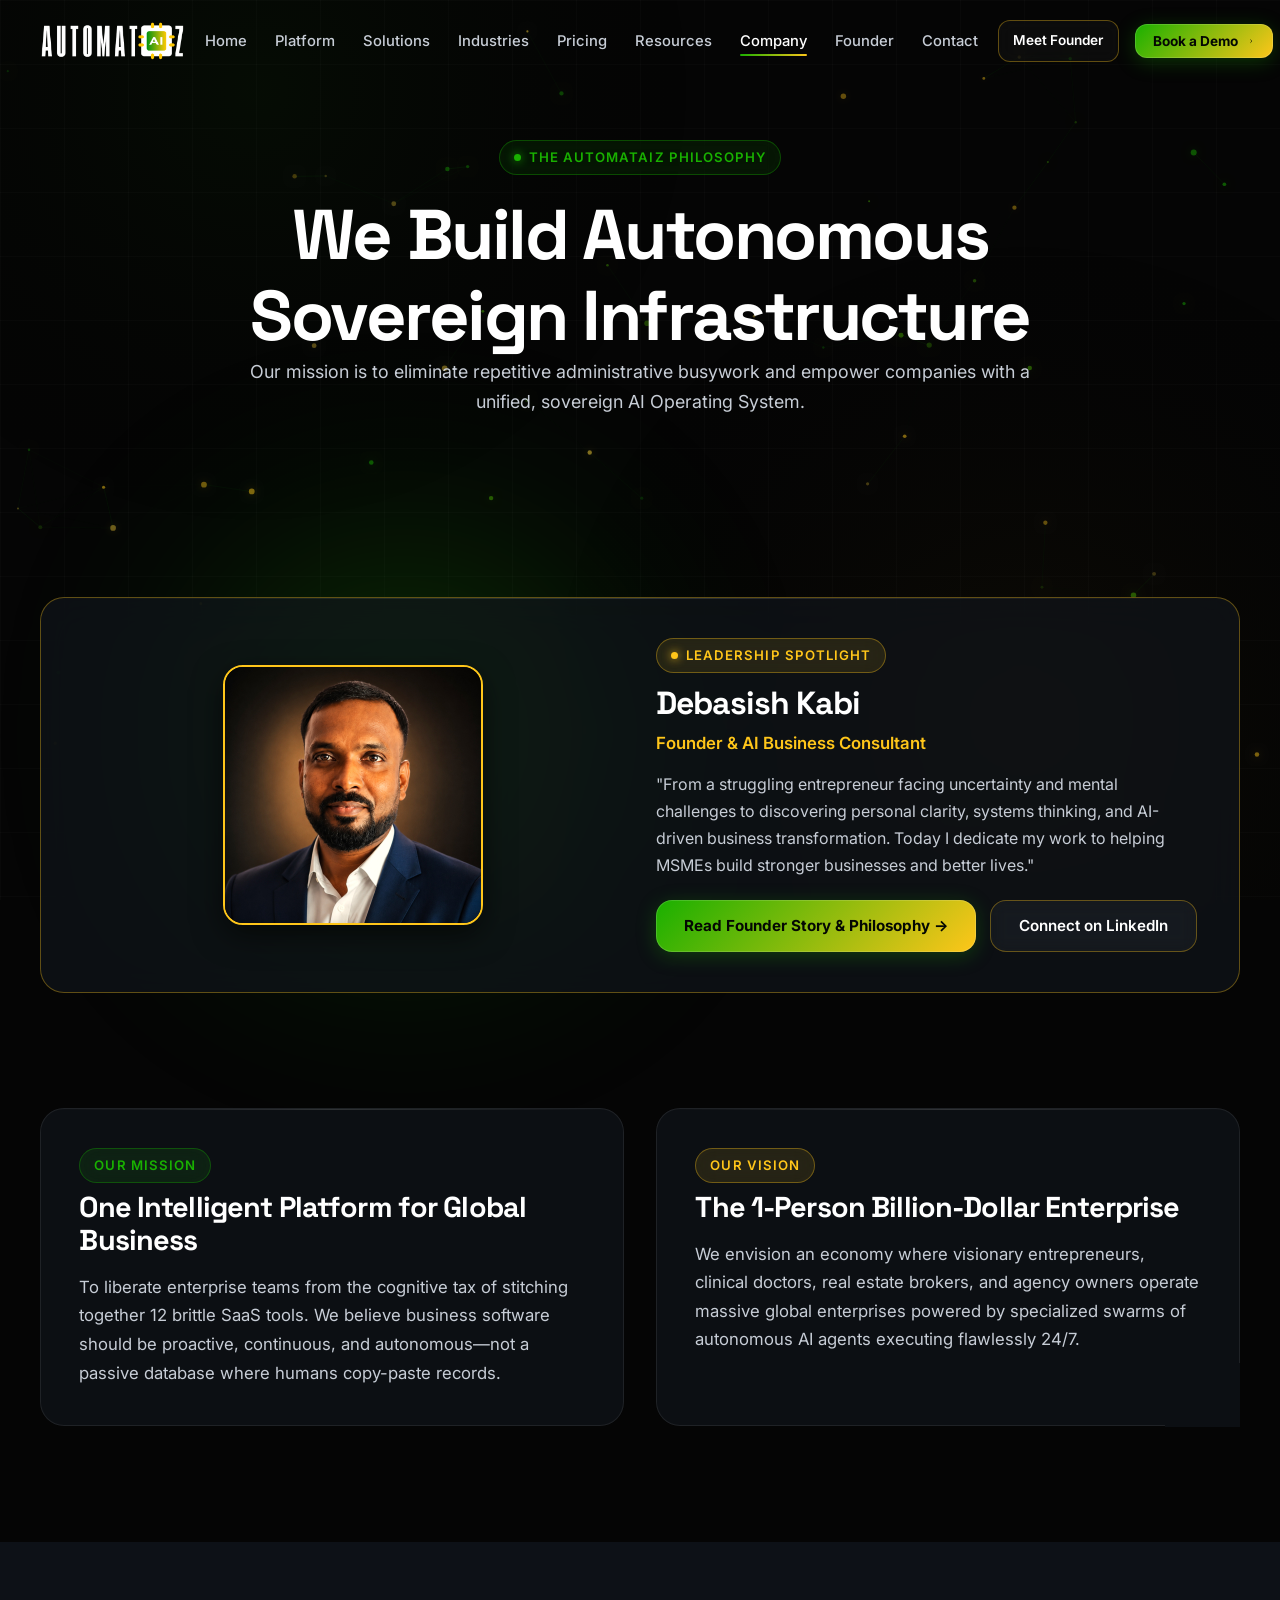
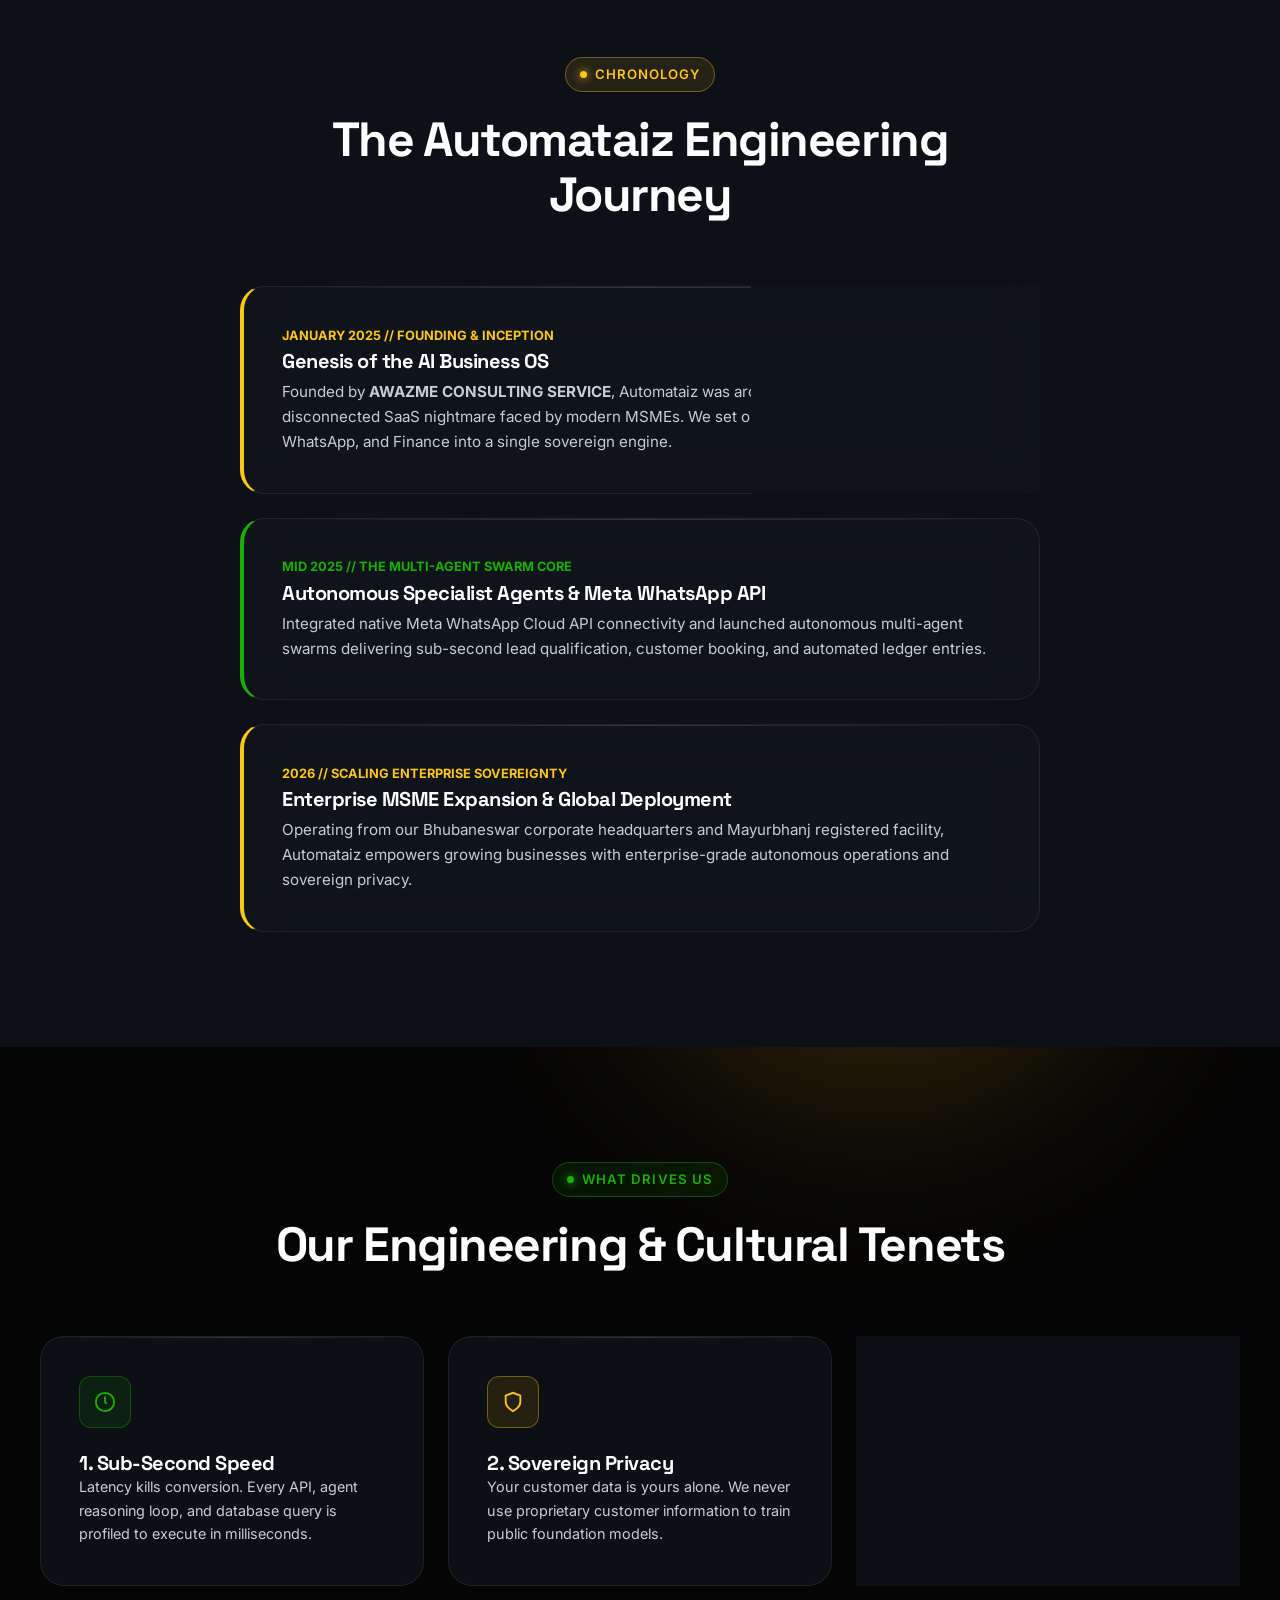
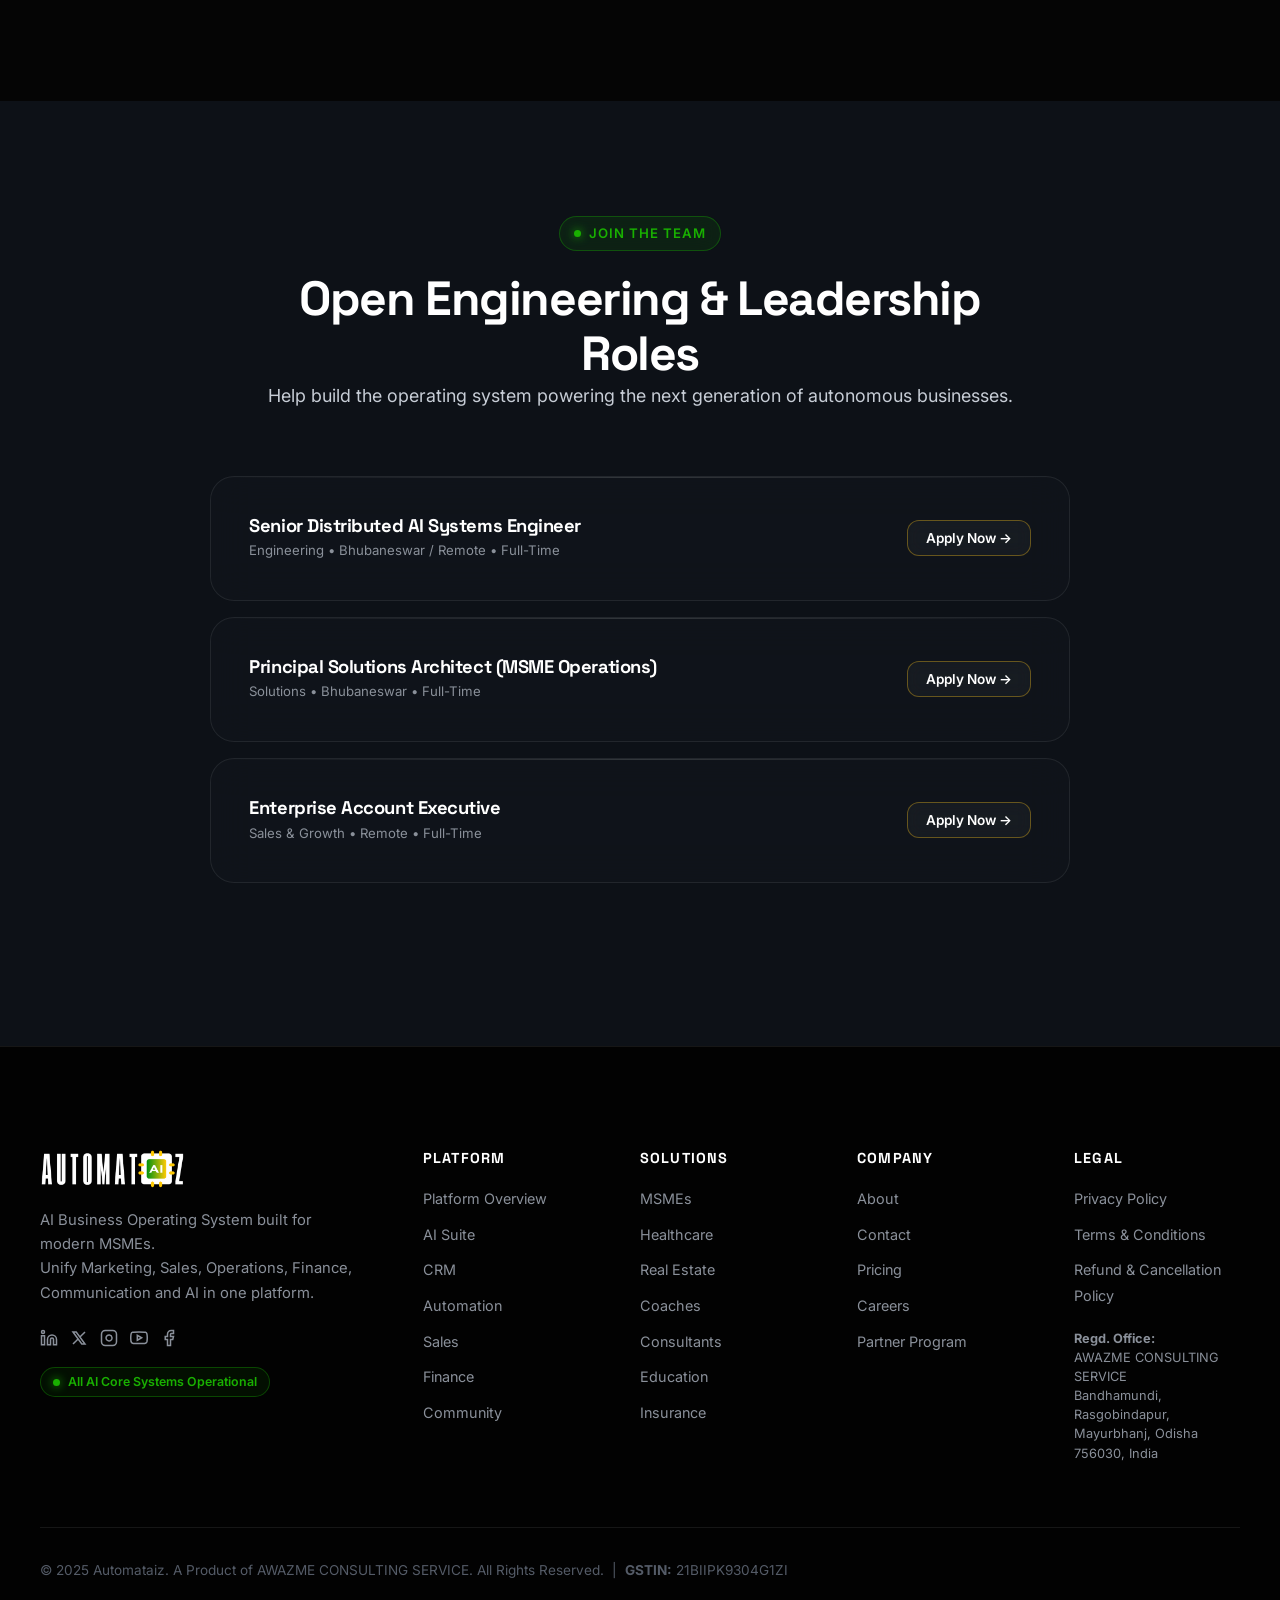
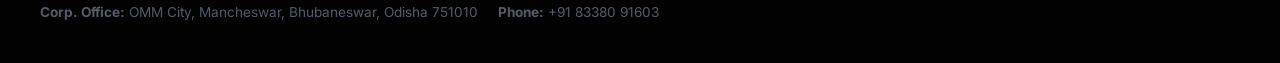
<file: company.html>
﻿<!DOCTYPE html>
<html lang="en">
<head>
  <meta charset="UTF-8">
  <meta name="viewport" content="width=device-width, initial-scale=1.0">
  <title>About Automataiz | The AI Business Operating System</title>
  <meta name="description" content="Learn about Automataiz's mission, origin story, leadership, engineering principles, and open careers.">
  <link rel="canonical" href="https://automataiz.in/company.html">

  <!-- Open Graph / Social SEO -->
  <meta property="og:type" content="website">
  <meta property="og:url" content="https://automataiz.in/company.html">
  <meta property="og:title" content="About Automataiz | The AI Business Operating System">
  <meta property="og:description" content="Learn about Automataiz's mission, origin story, leadership, engineering principles, and open careers.">
  <meta property="og:image" content="https://automataiz.in/assets/logo.png">

  <!-- Twitter Card -->
  <meta name="twitter:card" content="summary_large_image">
  <meta name="twitter:url" content="https://automataiz.in/company.html">
  <meta name="twitter:title" content="About Automataiz | The AI Business Operating System">
  <meta name="twitter:description" content="Learn about Automataiz's mission, origin story, leadership, engineering principles, and open careers.">
  <meta name="twitter:image" content="https://automataiz.in/assets/logo.png">
  
  <!-- Favicon PNG -->
  <link rel="icon" type="image/png" href="assets/favicon.png">
  <link rel="apple-touch-icon" href="assets/favicon.png">
  <link rel="stylesheet" href="css/style.css">

  <!-- SEO Organization Schema -->
  <script type="application/ld+json">
  {
    "@context": "https://schema.org",
    "@type": "Organization",
    "name": "Automataiz",
    "legalName": "AWAZME CONSULTING SERVICE",
    "url": "https://automataiz.in",
    "sameAs": [
      "https://automataiz.in",
      "https://facebook.com/automataiz",
      "https://instagram.com/automataiz.saas",
      "https://linkedin.com/company/automataiz",
      "https://youtube.com/channel/UCzLu81z2ZEkQi4cWU3501CA",
      "https://x.com/Automataiz"
    ],
    "logo": "https://automataiz.in/assets/logo.png",
    "foundingDate": "2025-01",
    "taxID": "21BIIPK9304G1ZI",
    "email": "hello@automataiz.com",
    "telephone": "+918338091603",
    "description": "AI Business Operating System (AI-BOS) built for modern MSMEs to unify Marketing, Sales, Operations, Finance, Communication and AI in one platform.",
    "address": [
      {
        "@type": "PostalAddress",
        "name": "Corporate Office",
        "streetAddress": "OMM City, Mancheswar",
        "addressLocality": "Bhubaneswar",
        "addressRegion": "Odisha",
        "postalCode": "751010",
        "addressCountry": "IN"
      },
      {
        "@type": "PostalAddress",
        "name": "Registered Office",
        "streetAddress": "Bandhamundi, Rasgobindapur, Santoshpur",
        "addressLocality": "Mayurbhanj",
        "addressRegion": "Odisha",
        "postalCode": "756030",
        "addressCountry": "IN"
      }
    ]
  }
  </script>
</head>
<body>

  <div class="bg-grid-overlay"></div>
  <div class="ambient-glow-bg glow-green" style="top: 10%; left: 12%; width: 500px; height: 500px;"></div>
  <div class="ambient-glow-bg glow-yellow" style="top: 45%; right: 10%; width: 550px; height: 550px;"></div>

  <!-- Header -->
  <header class="site-nav">
    <div class="container-wide nav-inner">
      <a href="index.html" class="brand-logo" aria-label="AUTOMATAIZ Home">
        <img src="assets/logo.png" alt="AUTOMATAIZ – The AI Business OS" class="brand-logo-img">
      </a>

      <nav aria-label="Primary Navigation">
        <ul class="nav-menu">
          <li><a href="index.html" class="nav-link">Home</a></li>
          <li><a href="platform.html" class="nav-link">Platform</a></li>
          <li><a href="solutions.html" class="nav-link">Solutions</a></li>
          <li><a href="industries.html" class="nav-link">Industries</a></li>
          <li><a href="pricing.html" class="nav-link">Pricing</a></li>
          <li><a href="resources.html" class="nav-link">Resources</a></li>
          <li><a href="company.html" class="nav-link active">Company</a></li>
          <li><a href="founder.html" class="nav-link">Founder</a></li>
          <li><a href="contact.html" class="nav-link">Contact</a></li>
        </ul>
      </nav>

      <div class="nav-cta-wrap">
        <a href="founder.html" class="btn btn-secondary btn-sm">Meet Founder</a>
        <button class="btn btn-primary btn-sm btn-book-demo" data-modal="demoModal">
          Book a Demo
          <svg width="14" height="14" viewBox="0 0 24 24" fill="none" stroke="currentColor" stroke-width="2.5"><polyline points="9 18 15 12 9 6"></polyline></svg>
        </button>
        <button class="mobile-toggle" aria-label="Open Navigation Menu">
          <svg width="24" height="24" viewBox="0 0 24 24" fill="none" stroke="currentColor" stroke-width="2"><line x1="3" y1="12" x2="21" y2="12"></line><line x1="3" y1="6" x2="21" y2="6"></line><line x1="3" y1="18" x2="21" y2="18"></line></svg>
        </button>
      </div>
    </div>

    <div class="mobile-drawer">
      <ul class="nav-menu">
        <li><a href="index.html" class="nav-link">Home</a></li>
        <li><a href="platform.html" class="nav-link">Platform</a></li>
        <li><a href="solutions.html" class="nav-link">Solutions</a></li>
        <li><a href="industries.html" class="nav-link">Industries</a></li>
        <li><a href="pricing.html" class="nav-link">Pricing</a></li>
        <li><a href="resources.html" class="nav-link">Resources</a></li>
        <li><a href="company.html" class="nav-link active">Company</a></li>
        <li><a href="founder.html" class="nav-link">Founder</a></li>
        <li><a href="contact.html" class="nav-link">Contact</a></li>
      </ul>
      <div style="display: flex; flex-direction: column; gap: 12px;">
        <button class="btn btn-primary btn-book-demo" data-modal="demoModal" style="width: 100%;">Book a Demo</button>
      </div>
    </div>
  </header>

  <!-- Hero Section -->
  <section class="section" style="padding-top: 140px;">
    <div class="container text-center">
      <div class="section-header">
        <span class="badge-tag green"><span class="pulse-dot"></span> The Automataiz Philosophy</span>
        <h1>We Build Autonomous Sovereign Infrastructure</h1>
        <p class="lead">
          Our mission is to eliminate repetitive administrative busywork and empower companies with a unified, sovereign AI Operating System.
        </p>
      </div>
    </div>
  </section>

  <!-- Founder Featurette Spotlight -->
  <section class="section" style="padding-top: 0;">
    <div class="container">
      <div class="card-glass hover-yellow" style="padding: 40px; display: grid; grid-template-columns: repeat(auto-fit, minmax(280px, 1fr)); gap: 32px; align-items: center; border: 1px solid var(--yellow-border);">
        <div style="max-width: 260px; margin: 0 auto;">
          <div style="border-radius: 20px; overflow: hidden; border: 2px solid var(--yellow-primary); box-shadow: 0 10px 30px rgba(0,0,0,0.6);">
            <img src="assets/debasish-kabi.jpg" alt="Debasish Kabi – Founder" style="width: 100%; height: auto; display: block;">
          </div>
        </div>
        <div>
          <span class="badge-tag yellow" style="margin-bottom: 12px;"><span class="pulse-dot yellow"></span> Leadership Spotlight</span>
          <h2 style="font-size: 2rem; color: #FFFFFF; margin-bottom: 8px;">Debasish Kabi</h2>
          <div style="color: var(--yellow-primary); font-weight: 600; font-size: 1.05rem; margin-bottom: 14px;">Founder &amp; AI Business Consultant</div>
          <p style="color: var(--text-secondary); line-height: 1.7; margin-bottom: 20px;">
            "From a struggling entrepreneur facing uncertainty and mental challenges to discovering personal clarity, systems thinking, and AI-driven business transformation. Today I dedicate my work to helping MSMEs build stronger businesses and better lives."
          </p>
          <div style="display: flex; gap: 14px; flex-wrap: wrap;">
            <a href="founder.html" class="btn btn-primary">
              Read Founder Story &amp; Philosophy →
            </a>
            <a href="https://www.linkedin.com/in/debasishkabi/" target="_blank" rel="noopener noreferrer" class="btn btn-secondary">
              Connect on LinkedIn
            </a>
          </div>
        </div>
      </div>
    </div>
  </section>

  <!-- Mission & Vision -->
  <section class="section" style="padding-top: 0;">
    <div class="container">
      <div class="comparison-container">
        <div class="card-glass">
          <span class="badge-tag green" style="margin-bottom: 8px;">Our Mission</span>
          <h2 style="font-size: 1.8rem; margin-bottom: 1rem;">One Intelligent Platform for Global Business</h2>
          <p style="font-size: 1.05rem; line-height: 1.7; color: var(--text-secondary);">
            To liberate enterprise teams from the cognitive tax of stitching together 12 brittle SaaS tools. We believe business software should be proactive, continuous, and autonomous—not a passive database where humans copy-paste records.
          </p>
        </div>

        <div class="card-glass hover-yellow">
          <span class="badge-tag yellow" style="margin-bottom: 8px;">Our Vision</span>
          <h2 style="font-size: 1.8rem; margin-bottom: 1rem;">The 1-Person Billion-Dollar Enterprise</h2>
          <p style="font-size: 1.05rem; line-height: 1.7; color: var(--text-secondary);">
            We envision an economy where visionary entrepreneurs, clinical doctors, real estate brokers, and agency owners operate massive global enterprises powered by specialized swarms of autonomous AI agents executing flawlessly 24/7.
          </p>
        </div>
      </div>
    </div>
  </section>

  <!-- Interactive Timeline Journey -->
  <section class="section" style="background: var(--bg-secondary);">
    <div class="container">
      <div class="section-header">
        <span class="badge-tag yellow"><span class="pulse-dot yellow"></span> Chronology</span>
        <h2>The Automataiz Engineering Journey</h2>
      </div>      <div style="max-width: 800px; margin: 0 auto; display: flex; flex-direction: column; gap: 24px; position: relative;">
        <!-- Timeline Item 1 -->
        <div class="card-glass" style="border-left: 4px solid var(--yellow-primary);">
          <div style="font-size: 0.8rem; font-weight: 700; color: #FFC61A; margin-bottom: 4px;">JANUARY 2025 // FOUNDING & INCEPTION</div>
          <h3 style="font-size: 1.25rem; margin-bottom: 6px;">Genesis of the AI Business OS</h3>
          <p style="font-size: 0.95rem; color: var(--text-secondary);">
            Founded by <strong>AWAZME CONSULTING SERVICE</strong>, Automataiz was architected to dismantle the disconnected SaaS nightmare faced by modern MSMEs. We set out to unify Marketing, CRM, WhatsApp, and Finance into a single sovereign engine.
          </p>
        </div>

        <!-- Timeline Item 2 -->
        <div class="card-glass" style="border-left: 4px solid var(--green-primary);">
          <div style="font-size: 0.8rem; font-weight: 700; color: #19B000; margin-bottom: 4px;">MID 2025 // THE MULTI-AGENT SWARM CORE</div>
          <h3 style="font-size: 1.25rem; margin-bottom: 6px;">Autonomous Specialist Agents & Meta WhatsApp API</h3>
          <p style="font-size: 0.95rem; color: var(--text-secondary);">
            Integrated native Meta WhatsApp Cloud API connectivity and launched autonomous multi-agent swarms delivering sub-second lead qualification, customer booking, and automated ledger entries.
          </p>
        </div>

        <!-- Timeline Item 3 -->
        <div class="card-glass" style="border-left: 4px solid var(--yellow-primary);">
          <div style="font-size: 0.8rem; font-weight: 700; color: #FFC61A; margin-bottom: 4px;">2026 // SCALING ENTERPRISE SOVEREIGNTY</div>
          <h3 style="font-size: 1.25rem; margin-bottom: 6px;">Enterprise MSME Expansion & Global Deployment</h3>
          <p style="font-size: 0.95rem; color: var(--text-secondary);">
            Operating from our Bhubaneswar corporate headquarters and Mayurbhanj registered facility, Automataiz empowers growing businesses with enterprise-grade autonomous operations and sovereign privacy.
          </p>
        </div>
      </div>
    </div>
  </section>

  <!-- Core Values -->
  <section class="section">
    <div class="container">
      <div class="section-header">
        <span class="badge-tag green"><span class="pulse-dot"></span> What Drives Us</span>
        <h2>Our Engineering & Cultural Tenets</h2>
      </div>

      <div class="modules-grid">
        <div class="card-glass">
          <div class="card-icon-box">
            <svg width="22" height="22" viewBox="0 0 24 24" fill="none" stroke="currentColor" stroke-width="2"><circle cx="12" cy="12" r="10"></circle><polyline points="12 6 12 12 14 14"></polyline></svg>
          </div>
          <h4>1. Sub-Second Speed</h4>
          <p style="font-size: 0.9rem;">Latency kills conversion. Every API, agent reasoning loop, and database query is profiled to execute in milliseconds.</p>
        </div>

        <div class="card-glass hover-yellow">
          <div class="card-icon-box yellow">
            <svg width="22" height="22" viewBox="0 0 24 24" fill="none" stroke="currentColor" stroke-width="2"><path d="M12 22s8-4 8-10V5l-8-3-8 3v7c0 6 8 10 8 10z"></path></svg>
          </div>
          <h4>2. Sovereign Privacy</h4>
          <p style="font-size: 0.9rem;">Your customer data is yours alone. We never use proprietary customer information to train public foundation models.</p>
        </div>

        <div class="card-glass">
          <div class="card-icon-box">
            <svg width="22" height="22" viewBox="0 0 24 24" fill="none" stroke="currentColor" stroke-width="2"><polygon points="13 2 3 14 12 14 11 22 21 10 12 10 13 2"></polygon></svg>
          </div>
          <h4>3. Zero Fluff & Radical Truth</h4>
          <p style="font-size: 0.9rem;">We don't build generic gimmicks. Every feature must deliver measurable hours saved or direct top-line revenue acceleration.</p>
        </div>
      </div>
    </div>
  </section>

  <!-- Filterable Careers Board -->
  <section class="section" id="careers" style="background: var(--bg-secondary);">
    <div class="container">
      <div class="section-header">
        <span class="badge-tag green"><span class="pulse-dot"></span> Join the Team</span>
        <h2>Open Engineering & Leadership Roles</h2>
        <p class="lead">
          Help build the operating system powering the next generation of autonomous businesses.
        </p>
      </div>

      <div style="display: flex; flex-direction: column; gap: 16px; max-width: 860px; margin: 0 auto 3rem;">
        <div class="card-glass" style="display: flex; justify-content: space-between; align-items: center; flex-wrap: wrap; gap: 16px;">
          <div>
            <h4 style="font-size: 1.15rem; margin-bottom: 4px; color: #FFFFFF;">Senior Distributed AI Systems Engineer</h4>
            <div style="font-size: 0.825rem; color: var(--text-muted);">Engineering &bull; Bhubaneswar / Remote &bull; Full-Time</div>
          </div>
          <button class="btn btn-secondary btn-sm btn-book-demo" data-modal="demoModal">Apply Now →</button>
        </div>

        <div class="card-glass" style="display: flex; justify-content: space-between; align-items: center; flex-wrap: wrap; gap: 16px;">
          <div>
            <h4 style="font-size: 1.15rem; margin-bottom: 4px; color: #FFFFFF;">Principal Solutions Architect (MSME Operations)</h4>
            <div style="font-size: 0.825rem; color: var(--text-muted);">Solutions &bull; Bhubaneswar &bull; Full-Time</div>
          </div>
          <button class="btn btn-secondary btn-sm btn-book-demo" data-modal="demoModal">Apply Now →</button>
        </div>

        <div class="card-glass" style="display: flex; justify-content: space-between; align-items: center; flex-wrap: wrap; gap: 16px;">
          <div>
            <h4 style="font-size: 1.15rem; margin-bottom: 4px; color: #FFFFFF;">Enterprise Account Executive</h4>
            <div style="font-size: 0.825rem; color: var(--text-muted);">Sales & Growth &bull; Remote &bull; Full-Time</div>
          </div>
          <button class="btn btn-secondary btn-sm btn-book-demo" data-modal="demoModal">Apply Now →</button>
        </div>
      </div>
    </div>
  </section>

  <!-- Master Footer -->
  <footer class="site-footer">
    <div class="container-wide">
      <div class="footer-grid">
        <!-- Col 1: Brand Info -->
        <div class="footer-brand">
          <a href="index.html" class="brand-logo" style="margin-bottom: 16px;" aria-label="AUTOMATAIZ Home">
            <img src="assets/logo.png" alt="AUTOMATAIZ – The AI Business OS" class="brand-logo-img">
          </a>
          <p>
            AI Business Operating System built for modern MSMEs.<br>
            Unify Marketing, Sales, Operations, Finance, Communication and AI in one platform.
          </p>
          <div style="display: flex; gap: 12px; margin: 1.25rem 0;">
            <a href="https://linkedin.com/company/automataiz" target="_blank" rel="noopener noreferrer" aria-label="LinkedIn" style="color: var(--text-muted); transition: color 0.2s;"><svg width="18" height="18" viewBox="0 0 24 24" fill="none" stroke="currentColor" stroke-width="2"><path d="M16 8a6 6 0 0 1 6 6v7h-4v-7a2 2 0 0 0-2-2 2 2 0 0 0-2 2v7h-4v-7a6 6 0 0 1 6-6z"></path><rect x="2" y="9" width="4" height="12"></rect><circle cx="4" cy="4" r="2"></circle></svg></a>
            <a href="https://x.com/Automataiz" target="_blank" rel="noopener noreferrer" aria-label="X (Twitter)" style="color: var(--text-muted); transition: color 0.2s;"><svg width="18" height="18" viewBox="0 0 24 24" fill="none" stroke="currentColor" stroke-width="2"><path d="M4 4l11.733 16h4.267l-11.733 -16z"/><path d="M4 20l6.768 -6.768m2.46 -2.46l6.772 -6.772"/></svg></a>
            <a href="https://instagram.com/automataiz.saas" target="_blank" rel="noopener noreferrer" aria-label="Instagram" style="color: var(--text-muted); transition: color 0.2s;"><svg width="18" height="18" viewBox="0 0 24 24" fill="none" stroke="currentColor" stroke-width="2"><rect x="2" y="2" width="20" height="20" rx="5" ry="5"></rect><path d="M16 11.37A4 4 0 1 1 12.63 8 4 4 0 0 1 16 11.37z"></path><line x1="17.5" y1="6.5" x2="17.51" y2="6.5"></line></svg></a>
            <a href="https://youtube.com/channel/UCzLu81z2ZEkQi4cWU3501CA" target="_blank" rel="noopener noreferrer" aria-label="YouTube" style="color: var(--text-muted); transition: color 0.2s;"><svg width="18" height="18" viewBox="0 0 24 24" fill="none" stroke="currentColor" stroke-width="2"><path d="M22.54 6.42a2.78 2.78 0 0 0-1.94-2C18.88 4 12 4 12 4s-6.88 0-8.6.46a2.78 2.78 0 0 0-1.94 2A29 29 0 0 0 1 11.75a29 29 0 0 0 .46 5.33A2.78 2.78 0 0 0 3.4 19c1.72.46 8.6.46 8.6.46s6.88 0 8.6-.46a2.78 2.78 0 0 0 1.94-2 29 29 0 0 0 .46-5.25 29 29 0 0 0-.46-5.33z"></path><polygon points="9.75 15.02 15.5 11.75 9.75 8.48 9.75 15.02"></polygon></svg></a>
            <a href="https://facebook.com/automataiz" target="_blank" rel="noopener noreferrer" aria-label="Facebook" style="color: var(--text-muted); transition: color 0.2s;"><svg width="18" height="18" viewBox="0 0 24 24" fill="none" stroke="currentColor" stroke-width="2"><path d="M18 2h-3a5 5 0 0 0-5 5v3H7v4h3v8h4v-8h3l1-4h-4V7a1 1 0 0 1 1-1h3z"></path></svg></a>
          </div>
          <div class="system-status">
            <span class="pulse-dot"></span>
            <span>All AI Core Systems Operational</span>
          </div>
        </div>

        <!-- Col 2: Platform -->
        <div class="footer-col">
          <h4>Platform</h4>
          <ul class="footer-links">
            <li><a href="platform.html">Platform Overview</a></li>
            <li><a href="platform.html#ai">AI Suite</a></li>
            <li><a href="platform.html#crm">CRM</a></li>
            <li><a href="platform.html#automation">Automation</a></li>
            <li><a href="platform.html#sales">Sales</a></li>
            <li><a href="platform.html#finance">Finance</a></li>
            <li><a href="platform.html#community">Community</a></li>
          </ul>
        </div>

        <!-- Col 3: Solutions -->
        <div class="footer-col">
          <h4>Solutions</h4>
          <ul class="footer-links">
            <li><a href="solutions.html#msmes">MSMEs</a></li>
            <li><a href="solutions.html#healthcare">Healthcare</a></li>
            <li><a href="solutions.html#realestate">Real Estate</a></li>
            <li><a href="solutions.html#coaches">Coaches</a></li>
            <li><a href="solutions.html#consultants">Consultants</a></li>
            <li><a href="solutions.html#education">Education</a></li>
            <li><a href="solutions.html#insurance">Insurance</a></li>
          </ul>
        </div>

        <!-- Col 4: Company -->
        <div class="footer-col">
          <h4>Company</h4>
          <ul class="footer-links">
            <li><a href="company.html">About</a></li>
            <li><a href="contact.html">Contact</a></li>
            <li><a href="pricing.html">Pricing</a></li>
            <li><a href="company.html#careers">Careers</a></li>
            <li><a href="contact.html#partner">Partner Program</a></li>
          </ul>
        </div>

        <!-- Col 5: Legal -->
        <div class="footer-col">
          <h4>Legal</h4>
          <ul class="footer-links">
            <li><a href="privacy.html">Privacy Policy</a></li>
            <li><a href="terms.html">Terms & Conditions</a></li>
            <li><a href="refund.html">Refund & Cancellation Policy</a></li>
          </ul>
          <div style="margin-top: 1.25rem; font-size: 0.8rem; color: var(--text-muted); line-height: 1.5;">
            <strong>Regd. Office:</strong><br>
            AWAZME CONSULTING SERVICE<br>
            Bandhamundi, Rasgobindapur, Mayurbhanj, Odisha 756030, India
          </div>
        </div>
      </div>

      <!-- Bottom Bar -->
      <div class="footer-bottom">
        <div>
          © 2025 Automataiz. A Product of AWAZME CONSULTING SERVICE. All Rights Reserved. &nbsp;|&nbsp; <strong>GSTIN:</strong> 21BIIPK9304G1ZI
        </div>
        <div style="display: flex; gap: 20px; flex-wrap: wrap;">
          <span><strong>Corp. Office:</strong> OMM City, Mancheswar, Bhubaneswar, Odisha 751010</span>
          <span><strong>Phone:</strong> <a href="tel:+918338091603" style="color: inherit;">+91 83380 91603</a></span>
        </div>
      </div>
    </div>
  </footer>

  <script src="js/particles.js"></script>
  <script src="js/main.js"></script>
  <script src="js/dashboard.js"></script>
</body>
</html>
</file>
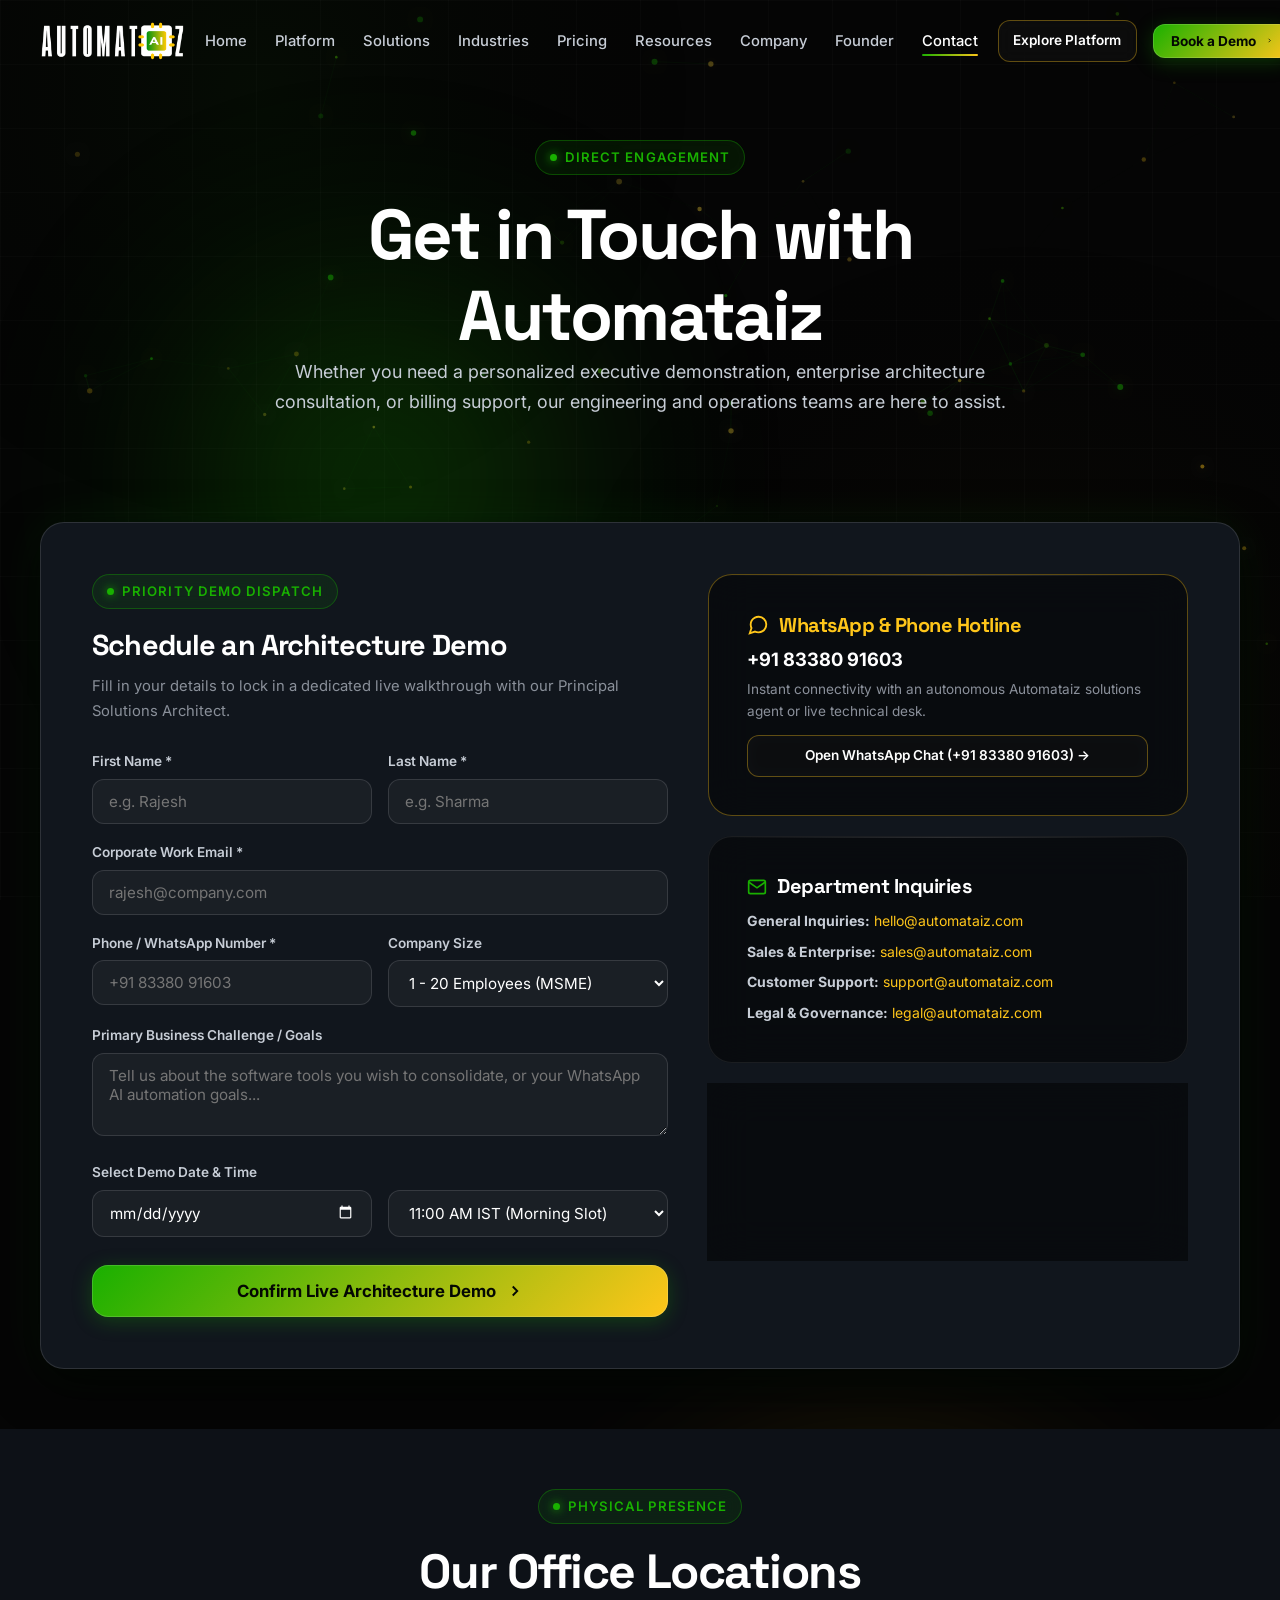
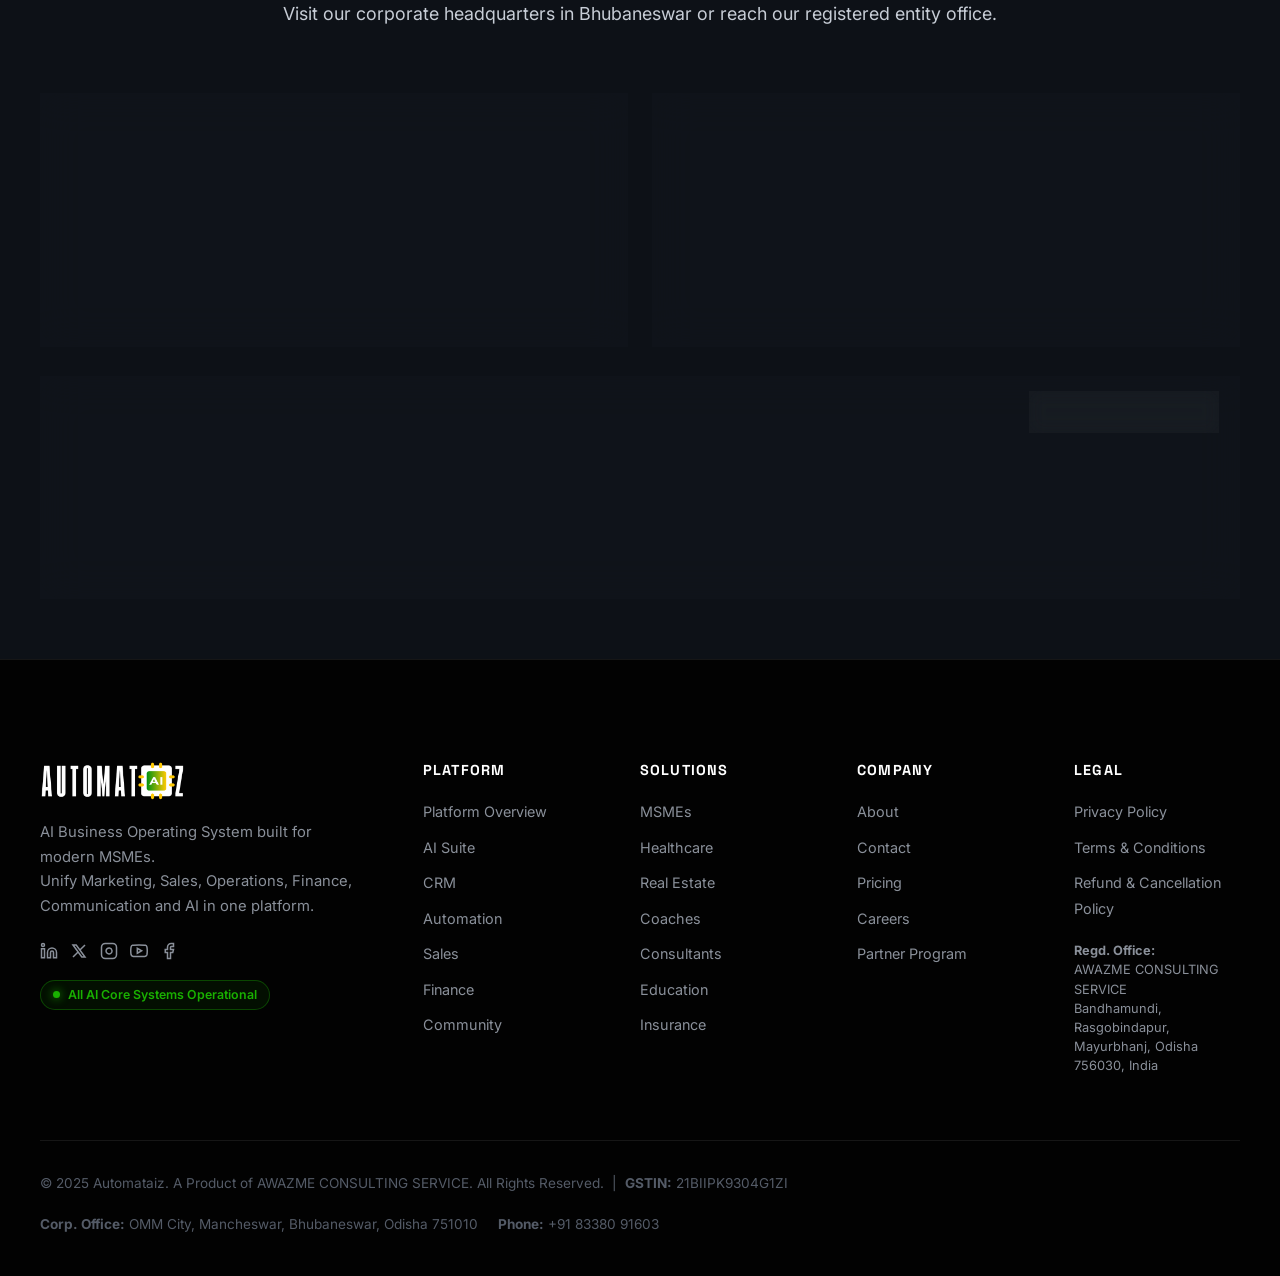
<file: contact.html>
﻿<!DOCTYPE html>
<html lang="en">
<head>
  <meta charset="UTF-8">
  <meta name="viewport" content="width=device-width, initial-scale=1.0">
  <title>Contact Us & Schedule an Executive Demo | AUTOMATAIZ</title>
  <meta name="description" content="Connect with the Automataiz team. Visit our Bhubaneswar corporate headquarters, reach our WhatsApp hotline at +91 83380 91603, or schedule a live architecture demonstration.">
  <link rel="canonical" href="https://automataiz.in/contact.html">

  <!-- Open Graph / Social SEO -->
  <meta property="og:type" content="website">
  <meta property="og:url" content="https://automataiz.in/contact.html">
  <meta property="og:title" content="Contact Us & Schedule an Executive Demo | AUTOMATAIZ">
  <meta property="og:description" content="Connect with the Automataiz team. Visit our Bhubaneswar corporate headquarters, reach our WhatsApp hotline at +91 83380 91603, or schedule a live architecture demonstration.">
  <meta property="og:image" content="https://automataiz.in/assets/logo.png">

  <!-- Twitter Card -->
  <meta name="twitter:card" content="summary_large_image">
  <meta name="twitter:url" content="https://automataiz.in/contact.html">
  <meta name="twitter:title" content="Contact Us & Schedule an Executive Demo | AUTOMATAIZ">
  <meta name="twitter:description" content="Connect with the Automataiz team. Visit our Bhubaneswar corporate headquarters, reach our WhatsApp hotline at +91 83380 91603, or schedule a live architecture demonstration.">
  <meta name="twitter:image" content="https://automataiz.in/assets/logo.png">
  
  <!-- Favicon PNG -->
  <link rel="icon" type="image/png" href="assets/favicon.png">
  <link rel="apple-touch-icon" href="assets/favicon.png">
  <link rel="stylesheet" href="css/style.css">

  <!-- SEO Organization Schema -->
  <script type="application/ld+json">
  {
    "@context": "https://schema.org",
    "@type": "Organization",
    "name": "Automataiz",
    "legalName": "AWAZME CONSULTING SERVICE",
    "url": "https://automataiz.in",
    "sameAs": [
      "https://automataiz.in",
      "https://facebook.com/automataiz",
      "https://instagram.com/automataiz.saas",
      "https://linkedin.com/company/automataiz",
      "https://youtube.com/channel/UCzLu81z2ZEkQi4cWU3501CA",
      "https://x.com/Automataiz"
    ],
    "logo": "https://automataiz.in/assets/logo.png",
    "foundingDate": "2025-01",
    "taxID": "21BIIPK9304G1ZI",
    "email": "hello@automataiz.com",
    "telephone": "+918338091603",
    "description": "AI Business Operating System (AI-BOS) built for modern MSMEs to unify Marketing, Sales, Operations, Finance, Communication and AI in one platform.",
    "address": [
      {
        "@type": "PostalAddress",
        "name": "Corporate Office",
        "streetAddress": "OMM City, Mancheswar",
        "addressLocality": "Bhubaneswar",
        "addressRegion": "Odisha",
        "postalCode": "751010",
        "addressCountry": "IN"
      },
      {
        "@type": "PostalAddress",
        "name": "Registered Office",
        "streetAddress": "Bandhamundi, Rasgobindapur, Santoshpur",
        "addressLocality": "Mayurbhanj",
        "addressRegion": "Odisha",
        "postalCode": "756030",
        "addressCountry": "IN"
      }
    ],
    "contactPoint": [
      {
        "@type": "ContactPoint",
        "telephone": "+918338091603",
        "contactType": "customer service",
        "email": "support@automataiz.com"
      },
      {
        "@type": "ContactPoint",
        "telephone": "+918338091603",
        "contactType": "sales",
        "email": "sales@automataiz.com"
      }
    ]
  }
  </script>
</head>
<body>

  <div class="bg-grid-overlay"></div>
  <div class="ambient-glow-bg glow-green" style="top: 8%; left: 10%; width: 500px; height: 500px;"></div>
  <div class="ambient-glow-bg glow-yellow" style="top: 50%; right: 10%; width: 550px; height: 550px;"></div>

  <!-- Header -->
  <header class="site-nav">
    <div class="container-wide nav-inner">
      <a href="index.html" class="brand-logo" aria-label="AUTOMATAIZ Home">
        <img src="assets/logo.png" alt="AUTOMATAIZ – The AI Business OS" class="brand-logo-img">
      </a>

      <nav aria-label="Primary Navigation">
        <ul class="nav-menu">
          <li><a href="index.html" class="nav-link">Home</a></li>
          <li><a href="platform.html" class="nav-link">Platform</a></li>
          <li><a href="solutions.html" class="nav-link">Solutions</a></li>
          <li><a href="industries.html" class="nav-link">Industries</a></li>
          <li><a href="pricing.html" class="nav-link">Pricing</a></li>
          <li><a href="resources.html" class="nav-link">Resources</a></li>
          <li><a href="company.html" class="nav-link">Company</a></li>
          <li><a href="founder.html" class="nav-link">Founder</a></li>
          <li><a href="contact.html" class="nav-link active">Contact</a></li>
        </ul>
      </nav>

      <div class="nav-cta-wrap">
        <a href="platform.html" class="btn btn-secondary btn-sm">Explore Platform</a>
        <button class="btn btn-primary btn-sm btn-book-demo" data-modal="demoModal">
          Book a Demo
          <svg width="14" height="14" viewBox="0 0 24 24" fill="none" stroke="currentColor" stroke-width="2.5"><polyline points="9 18 15 12 9 6"></polyline></svg>
        </button>
        <button class="mobile-toggle" aria-label="Open Navigation Menu">
          <svg width="24" height="24" viewBox="0 0 24 24" fill="none" stroke="currentColor" stroke-width="2"><line x1="3" y1="12" x2="21" y2="12"></line><line x1="3" y1="6" x2="21" y2="6"></line><line x1="3" y1="18" x2="21" y2="18"></line></svg>
        </button>
      </div>
    </div>

    <div class="mobile-drawer">
      <ul class="nav-menu">
        <li><a href="index.html" class="nav-link">Home</a></li>
        <li><a href="platform.html" class="nav-link">Platform</a></li>
        <li><a href="solutions.html" class="nav-link">Solutions</a></li>
        <li><a href="industries.html" class="nav-link">Industries</a></li>
        <li><a href="pricing.html" class="nav-link">Pricing</a></li>
        <li><a href="resources.html" class="nav-link">Resources</a></li>
        <li><a href="company.html" class="nav-link">Company</a></li>
        <li><a href="founder.html" class="nav-link">Founder</a></li>
        <li><a href="contact.html" class="nav-link active">Contact</a></li>
      </ul>
      <div style="display: flex; flex-direction: column; gap: 12px;">
        <button class="btn btn-primary btn-book-demo" data-modal="demoModal" style="width: 100%;">Book a Demo</button>
      </div>
    </div>
  </header>

  <!-- Hero Header -->
  <section class="section" style="padding-top: 140px; padding-bottom: 40px;">
    <div class="container text-center">
      <div class="section-header">
        <span class="badge-tag green"><span class="pulse-dot"></span> Direct Engagement</span>
        <h1>Get in Touch with Automataiz</h1>
        <p class="lead" style="max-width: 780px; margin: 0 auto;">
          Whether you need a personalized executive demonstration, enterprise architecture consultation, or billing support, our engineering and operations teams are here to assist.
        </p>
      </div>
    </div>
  </section>

  <!-- Interactive Contact & Booking Form Section -->
  <section class="section" style="padding-top: 0; padding-bottom: 60px;">
    <div class="container">
      <div class="roi-calculator-box" style="align-items: flex-start; gap: 40px;">
        
        <!-- Form Column -->
        <div>
          <span class="badge-tag green"><span class="pulse-dot"></span> Priority Demo Dispatch</span>
          <h2 style="font-size: 1.8rem; margin-bottom: 0.75rem;">Schedule an Architecture Demo</h2>
          <p style="color: var(--text-muted); font-size: 0.925rem; margin-bottom: 1.75rem;">
            Fill in your details to lock in a dedicated live walkthrough with our Principal Solutions Architect.
          </p>

          <form id="contactPageForm">
            <div style="display: grid; grid-template-columns: 1fr 1fr; gap: 16px;">
              <div class="form-group">
                <label class="form-label">First Name *</label>
                <input type="text" class="form-input" placeholder="e.g. Rajesh" required>
              </div>
              <div class="form-group">
                <label class="form-label">Last Name *</label>
                <input type="text" class="form-input" placeholder="e.g. Sharma" required>
              </div>
            </div>

            <div class="form-group">
              <label class="form-label">Corporate Work Email *</label>
              <input type="email" class="form-input" placeholder="rajesh@company.com" required>
            </div>

            <div style="display: grid; grid-template-columns: 1fr 1fr; gap: 16px;">
              <div class="form-group">
                <label class="form-label">Phone / WhatsApp Number *</label>
                <input type="tel" class="form-input" placeholder="+91 83380 91603" required>
              </div>
              <div class="form-group">
                <label class="form-label">Company Size</label>
                <select class="form-select">
                  <option>1 - 20 Employees (MSME)</option>
                  <option>21 - 100 Employees (Growth)</option>
                  <option>101 - 500 Employees (Mid-Market)</option>
                  <option>500+ Enterprise</option>
                </select>
              </div>
            </div>

            <div class="form-group">
              <label class="form-label">Primary Business Challenge / Goals</label>
              <textarea class="form-textarea" rows="3" placeholder="Tell us about the software tools you wish to consolidate, or your WhatsApp AI automation goals..."></textarea>
            </div>

            <div class="form-group">
              <label class="form-label">Select Demo Date & Time</label>
              <div style="display: grid; grid-template-columns: 1fr 1fr; gap: 16px;">
                <input type="date" class="form-input" required id="contactDemoDate">
                <select class="form-select">
                  <option>11:00 AM IST (Morning Slot)</option>
                  <option>02:30 PM IST (Afternoon Slot)</option>
                  <option>05:00 PM IST (Evening Slot)</option>
                  <option>08:30 PM IST (Global Sync Slot)</option>
                </select>
              </div>
            </div>

            <button type="submit" class="btn btn-primary btn-lg" style="width: 100%; margin-top: 10px;">
              Confirm Live Architecture Demo
              <svg width="18" height="18" viewBox="0 0 24 24" fill="none" stroke="currentColor" stroke-width="2.5"><polyline points="9 18 15 12 9 6"></polyline></svg>
            </button>
          </form>
        </div>

        <!-- Direct Connect Channels & Office Details -->
        <div style="display: flex; flex-direction: column; gap: 20px;">
          
          <!-- WhatsApp Hotline Card -->
          <div class="card-glass hover-yellow" style="background: rgba(0,0,0,0.5); border-color: var(--yellow-border);" id="whatsapp">
            <div style="display: flex; align-items: center; gap: 10px; margin-bottom: 8px;">
              <svg width="22" height="22" viewBox="0 0 24 24" fill="none" stroke="#FFC61A" stroke-width="2"><path d="M21 11.5a8.38 8.38 0 0 1-.9 3.8 8.5 8.5 0 0 1-7.6 4.7 8.38 8.38 0 0 1-3.8-.9L3 21l1.9-5.7a8.38 8.38 0 0 1-.9-3.8 8.5 8.5 0 0 1 4.7-7.6 8.38 8.38 0 0 1 3.8-.9h.5a8.48 8.48 0 0 1 8 8v.5z"></path></svg>
              <h4 style="color: #FFC61A;">WhatsApp & Phone Hotline</h4>
            </div>
            <div style="font-size: 1.15rem; font-weight: 700; color: #FFFFFF; margin-bottom: 4px;">
              <a href="tel:+918338091603" style="color: #FFFFFF;">+91 83380 91603</a>
            </div>
            <p style="font-size: 0.85rem; color: var(--text-muted); margin-bottom: 12px;">Instant connectivity with an autonomous Automataiz solutions agent or live technical desk.</p>
            <a href="https://wa.me/918338091603" target="_blank" rel="noopener noreferrer" class="btn btn-secondary btn-sm" style="width: 100%;">
              Open WhatsApp Chat (+91 83380 91603) →
            </a>
          </div>

          <!-- Direct Departmental Emails -->
          <div class="card-glass" style="background: rgba(0,0,0,0.5);">
            <div style="display: flex; align-items: center; gap: 10px; margin-bottom: 12px;">
              <svg width="20" height="20" viewBox="0 0 24 24" fill="none" stroke="#19B000" stroke-width="2"><path d="M4 4h16c1.1 0 2 .9 2 2v12c0 1.1-.9 2-2 2H4c-1.1 0-2-.9-2-2V6c0-1.1.9-2 2-2z"></path><polyline points="22,6 12,13 2,6"></polyline></svg>
              <h4 style="color: #FFFFFF;">Department Inquiries</h4>
            </div>
            <div style="font-size: 0.875rem; color: var(--text-secondary); display: flex; flex-direction: column; gap: 8px;">
              <div><strong>General Inquiries:</strong> <a href="mailto:hello@automataiz.com" style="color: var(--yellow-primary);">hello@automataiz.com</a></div>
              <div><strong>Sales & Enterprise:</strong> <a href="mailto:sales@automataiz.com" style="color: var(--yellow-primary);">sales@automataiz.com</a></div>
              <div><strong>Customer Support:</strong> <a href="mailto:support@automataiz.com" style="color: var(--yellow-primary);">support@automataiz.com</a></div>
              <div><strong>Legal & Governance:</strong> <a href="mailto:legal@automataiz.com" style="color: var(--yellow-primary);">legal@automataiz.com</a></div>
            </div>
          </div>

          <!-- Business Operating Hours -->
          <div class="card-glass" style="background: rgba(0,0,0,0.5);">
            <div style="display: flex; align-items: center; gap: 10px; margin-bottom: 10px;">
              <svg width="20" height="20" viewBox="0 0 24 24" fill="none" stroke="#FFC61A" stroke-width="2"><circle cx="12" cy="12" r="10"></circle><polyline points="12 6 12 12 16 14"></polyline></svg>
              <h4 style="color: #FFFFFF;">Business Operating Hours</h4>
            </div>
            <div style="font-size: 0.85rem; color: var(--text-secondary); line-height: 1.6;">
              <div><strong>Monday – Friday:</strong> 09:00 AM – 06:00 PM IST</div>
              <div><strong>Saturday:</strong> 10:00 AM – 02:00 PM IST</div>
              <div><strong>Sunday:</strong> Closed (Emergency AI Operations Live 24/7)</div>
            </div>
          </div>

        </div>

      </div>
    </div>
  </section>

  <!-- Office Locations & Google Maps Section -->
  <section class="section" style="background: var(--bg-secondary); padding-top: 60px; padding-bottom: 60px;">
    <div class="container">
      <div class="section-header text-center">
        <span class="badge-tag green"><span class="pulse-dot"></span> Physical Presence</span>
        <h2>Our Office Locations</h2>
        <p class="lead">Visit our corporate headquarters in Bhubaneswar or reach our registered entity office.</p>
      </div>

      <div style="display: grid; grid-template-columns: repeat(auto-fit, minmax(320px, 1fr)); gap: 24px; margin-bottom: 30px;">
        
        <!-- Corporate Office (Primary) -->
        <div class="card-glass hover-yellow" style="border-color: var(--green-border);">
          <div style="display: flex; align-items: center; gap: 10px; margin-bottom: 12px;">
            <svg width="24" height="24" viewBox="0 0 24 24" fill="none" stroke="#19B000" stroke-width="2"><path d="M3 9l9-7 9 7v11a2 2 0 0 1-2 2H5a2 2 0 0 1-2-2z"></path><polyline points="9 22 9 12 15 12 15 22"></polyline></svg>
            <h3 style="color: #FFFFFF; font-size: 1.3rem;">Corporate Office (Primary)</h3>
          </div>
          <p style="font-size: 0.95rem; color: #FFFFFF; font-weight: 600; margin-bottom: 6px;">
            Automataiz Corporate Headquarters
          </p>
          <p style="font-size: 0.9rem; color: var(--text-secondary); line-height: 1.6; margin-bottom: 1rem;">
            OMM City, Mancheswar<br>
            Bhubaneswar, Odisha 751010<br>
            India
          </p>
          <div style="font-size: 0.85rem; color: var(--text-muted);">
            <strong>Phone:</strong> +91 83380 91603 &nbsp;|&nbsp; <strong>Email:</strong> hello@automataiz.com
          </div>
        </div>

        <!-- Registered Office -->
        <div class="card-glass">
          <div style="display: flex; align-items: center; gap: 10px; margin-bottom: 12px;">
            <svg width="24" height="24" viewBox="0 0 24 24" fill="none" stroke="#FFC61A" stroke-width="2"><rect x="2" y="7" width="20" height="14" rx="2" ry="2"></rect><path d="M16 21V5a2 2 0 0 0-2-2h-4a2 2 0 0 0-2 2v16"></path></svg>
            <h3 style="color: #FFFFFF; font-size: 1.3rem;">Registered Office</h3>
          </div>
          <p style="font-size: 0.95rem; color: #FFFFFF; font-weight: 600; margin-bottom: 6px;">
            AWAZME CONSULTING SERVICE
          </p>
          <p style="font-size: 0.9rem; color: var(--text-secondary); line-height: 1.6; margin-bottom: 1rem;">
            Bandhamundi, Rasgobindapur<br>
            Santoshpur, Mayurbhanj<br>
            Odisha 756030, India
          </p>
          <div style="font-size: 0.85rem; color: var(--text-muted);">
            <strong>Legal Entity:</strong> AWAZME CONSULTING SERVICE &nbsp;|&nbsp; <strong>GSTIN:</strong> 21BIIPK9304G1ZI
          </div>
        </div>

      </div>

      <!-- Google Maps Embed / Map Visualizer -->
      <div class="card-glass" style="padding: 0; overflow: hidden; border-radius: var(--radius-xl); border: 1px solid var(--border-glass);">
        <div style="background: rgba(0,0,0,0.6); padding: 14px 20px; display: flex; justify-content: space-between; align-items: center; border-bottom: 1px solid var(--border-subtle); flex-wrap: wrap; gap: 10px;">
          <div style="display: flex; align-items: center; gap: 8px; font-size: 0.875rem; font-weight: 600; color: #FFFFFF;">
            <svg width="16" height="16" viewBox="0 0 24 24" fill="none" stroke="#19B000" stroke-width="2.5"><circle cx="12" cy="10" r="3"></circle><path d="M12 21.7C17.3 17 20 13 20 10a8 8 0 1 0-16 0c0 3 2.7 7 8 11.7z"></path></svg>
            Automataiz Corporate Office &bull; Bhubaneswar, Odisha, India
          </div>
          <a href="https://maps.google.com/?q=OMM+City+Mancheswar+Bhubaneswar+Odisha+751010" target="_blank" rel="noopener noreferrer" class="btn btn-secondary btn-sm">
            Open in Google Maps ↗
          </a>
        </div>
        <iframe 
          title="Automataiz Corporate Office Location"
          src="https://www.google.com/maps/embed?pb=!1m18!1m12!1m3!1d14967.658826438996!2d85.84501239999999!3d20.3038896!2m3!1f0!2f0!3f0!3m2!1i1024!2i768!4f13.1!3m3!1m2!1s0x3a19098c366427d1%3A0xe54e66c7f8c148bb!2sMancheswar%2C%20Bhubaneswar%2C%20Odisha%20751010!5e0!3m2!1sen!2sin!4v1700000000000!5m2!1sen!2sin"
          width="100%" 
          height="360" 
          style="border:0; display:block; filter: invert(90%) hue-rotate(180deg) contrast(1.1) brightness(0.9);" 
          allowfullscreen="" 
          loading="lazy" 
          referrerpolicy="no-referrer-when-downgrade">
        </iframe>
      </div>

    </div>
  </section>

  <!-- Master Footer -->
  <footer class="site-footer">
    <div class="container-wide">
      <div class="footer-grid">
        <!-- Col 1: Brand Info -->
        <div class="footer-brand">
          <a href="index.html" class="brand-logo" style="margin-bottom: 16px;" aria-label="AUTOMATAIZ Home">
            <img src="assets/logo.png" alt="AUTOMATAIZ – The AI Business OS" class="brand-logo-img">
          </a>
          <p>
            AI Business Operating System built for modern MSMEs.<br>
            Unify Marketing, Sales, Operations, Finance, Communication and AI in one platform.
          </p>
          <div style="display: flex; gap: 12px; margin: 1.25rem 0;">
            <a href="https://linkedin.com/company/automataiz" target="_blank" rel="noopener noreferrer" aria-label="LinkedIn" style="color: var(--text-muted); transition: color 0.2s;"><svg width="18" height="18" viewBox="0 0 24 24" fill="none" stroke="currentColor" stroke-width="2"><path d="M16 8a6 6 0 0 1 6 6v7h-4v-7a2 2 0 0 0-2-2 2 2 0 0 0-2 2v7h-4v-7a6 6 0 0 1 6-6z"></path><rect x="2" y="9" width="4" height="12"></rect><circle cx="4" cy="4" r="2"></circle></svg></a>
            <a href="https://x.com/Automataiz" target="_blank" rel="noopener noreferrer" aria-label="X (Twitter)" style="color: var(--text-muted); transition: color 0.2s;"><svg width="18" height="18" viewBox="0 0 24 24" fill="none" stroke="currentColor" stroke-width="2"><path d="M4 4l11.733 16h4.267l-11.733 -16z"/><path d="M4 20l6.768 -6.768m2.46 -2.46l6.772 -6.772"/></svg></a>
            <a href="https://instagram.com/automataiz.saas" target="_blank" rel="noopener noreferrer" aria-label="Instagram" style="color: var(--text-muted); transition: color 0.2s;"><svg width="18" height="18" viewBox="0 0 24 24" fill="none" stroke="currentColor" stroke-width="2"><rect x="2" y="2" width="20" height="20" rx="5" ry="5"></rect><path d="M16 11.37A4 4 0 1 1 12.63 8 4 4 0 0 1 16 11.37z"></path><line x1="17.5" y1="6.5" x2="17.51" y2="6.5"></line></svg></a>
            <a href="https://youtube.com/channel/UCzLu81z2ZEkQi4cWU3501CA" target="_blank" rel="noopener noreferrer" aria-label="YouTube" style="color: var(--text-muted); transition: color 0.2s;"><svg width="18" height="18" viewBox="0 0 24 24" fill="none" stroke="currentColor" stroke-width="2"><path d="M22.54 6.42a2.78 2.78 0 0 0-1.94-2C18.88 4 12 4 12 4s-6.88 0-8.6.46a2.78 2.78 0 0 0-1.94 2A29 29 0 0 0 1 11.75a29 29 0 0 0 .46 5.33A2.78 2.78 0 0 0 3.4 19c1.72.46 8.6.46 8.6.46s6.88 0 8.6-.46a2.78 2.78 0 0 0 1.94-2 29 29 0 0 0 .46-5.25 29 29 0 0 0-.46-5.33z"></path><polygon points="9.75 15.02 15.5 11.75 9.75 8.48 9.75 15.02"></polygon></svg></a>
            <a href="https://facebook.com/automataiz" target="_blank" rel="noopener noreferrer" aria-label="Facebook" style="color: var(--text-muted); transition: color 0.2s;"><svg width="18" height="18" viewBox="0 0 24 24" fill="none" stroke="currentColor" stroke-width="2"><path d="M18 2h-3a5 5 0 0 0-5 5v3H7v4h3v8h4v-8h3l1-4h-4V7a1 1 0 0 1 1-1h3z"></path></svg></a>
          </div>
          <div class="system-status">
            <span class="pulse-dot"></span>
            <span>All AI Core Systems Operational</span>
          </div>
        </div>

        <!-- Col 2: Platform -->
        <div class="footer-col">
          <h4>Platform</h4>
          <ul class="footer-links">
            <li><a href="platform.html">Platform Overview</a></li>
            <li><a href="platform.html#ai">AI Suite</a></li>
            <li><a href="platform.html#crm">CRM</a></li>
            <li><a href="platform.html#automation">Automation</a></li>
            <li><a href="platform.html#sales">Sales</a></li>
            <li><a href="platform.html#finance">Finance</a></li>
            <li><a href="platform.html#community">Community</a></li>
          </ul>
        </div>

        <!-- Col 3: Solutions -->
        <div class="footer-col">
          <h4>Solutions</h4>
          <ul class="footer-links">
            <li><a href="solutions.html#msmes">MSMEs</a></li>
            <li><a href="solutions.html#healthcare">Healthcare</a></li>
            <li><a href="solutions.html#realestate">Real Estate</a></li>
            <li><a href="solutions.html#coaches">Coaches</a></li>
            <li><a href="solutions.html#consultants">Consultants</a></li>
            <li><a href="solutions.html#education">Education</a></li>
            <li><a href="solutions.html#insurance">Insurance</a></li>
          </ul>
        </div>

        <!-- Col 4: Company -->
        <div class="footer-col">
          <h4>Company</h4>
          <ul class="footer-links">
            <li><a href="company.html">About</a></li>
            <li><a href="contact.html">Contact</a></li>
            <li><a href="pricing.html">Pricing</a></li>
            <li><a href="company.html#careers">Careers</a></li>
            <li><a href="contact.html#partner">Partner Program</a></li>
          </ul>
        </div>

        <!-- Col 5: Legal -->
        <div class="footer-col">
          <h4>Legal</h4>
          <ul class="footer-links">
            <li><a href="privacy.html">Privacy Policy</a></li>
            <li><a href="terms.html">Terms & Conditions</a></li>
            <li><a href="refund.html">Refund & Cancellation Policy</a></li>
          </ul>
          <div style="margin-top: 1.25rem; font-size: 0.8rem; color: var(--text-muted); line-height: 1.5;">
            <strong>Regd. Office:</strong><br>
            AWAZME CONSULTING SERVICE<br>
            Bandhamundi, Rasgobindapur, Mayurbhanj, Odisha 756030, India
          </div>
        </div>
      </div>

      <!-- Bottom Bar -->
      <div class="footer-bottom">
        <div>
          © 2025 Automataiz. A Product of AWAZME CONSULTING SERVICE. All Rights Reserved. &nbsp;|&nbsp; <strong>GSTIN:</strong> 21BIIPK9304G1ZI
        </div>
        <div style="display: flex; gap: 20px; flex-wrap: wrap;">
          <span><strong>Corp. Office:</strong> OMM City, Mancheswar, Bhubaneswar, Odisha 751010</span>
          <span><strong>Phone:</strong> <a href="tel:+918338091603" style="color: inherit;">+91 83380 91603</a></span>
        </div>
      </div>
    </div>
  </footer>

  <script src="js/particles.js"></script>
  <script src="js/main.js"></script>
  <script src="js/dashboard.js"></script>
</body>
</html>
</file>
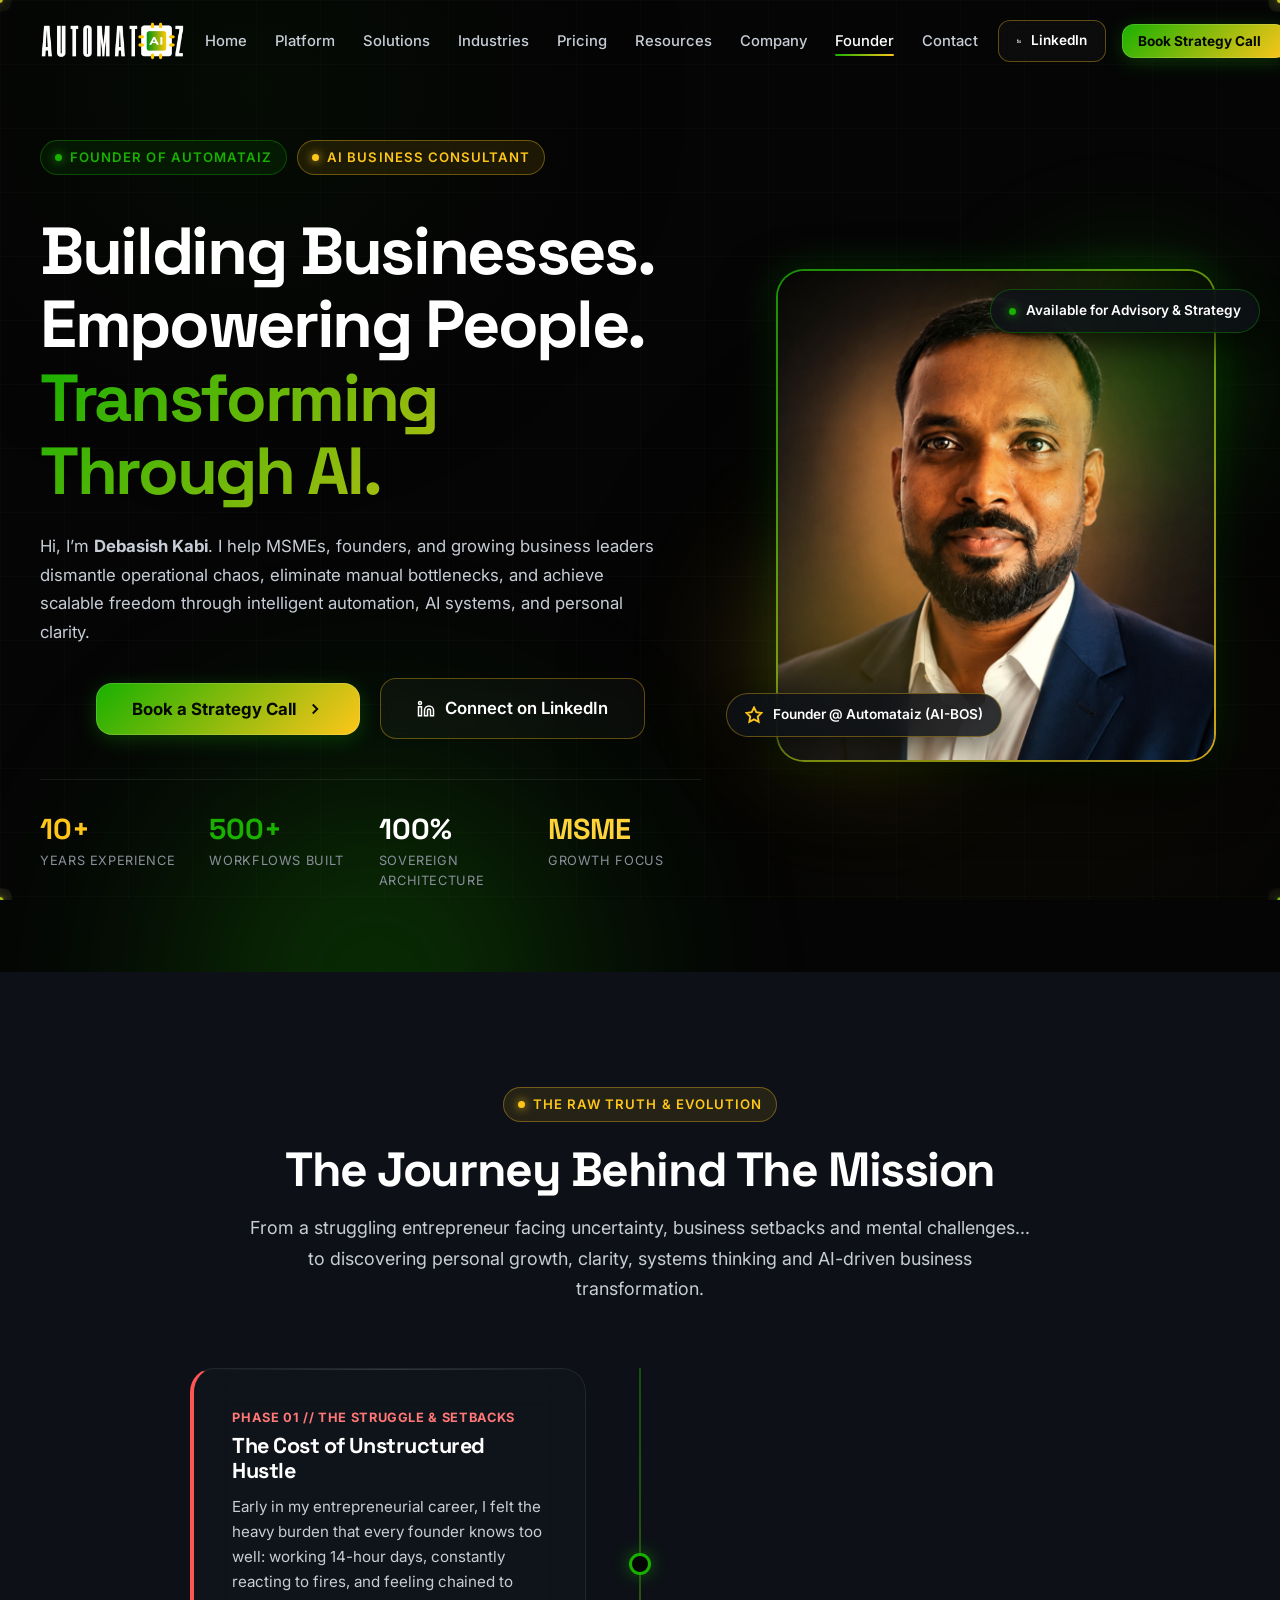
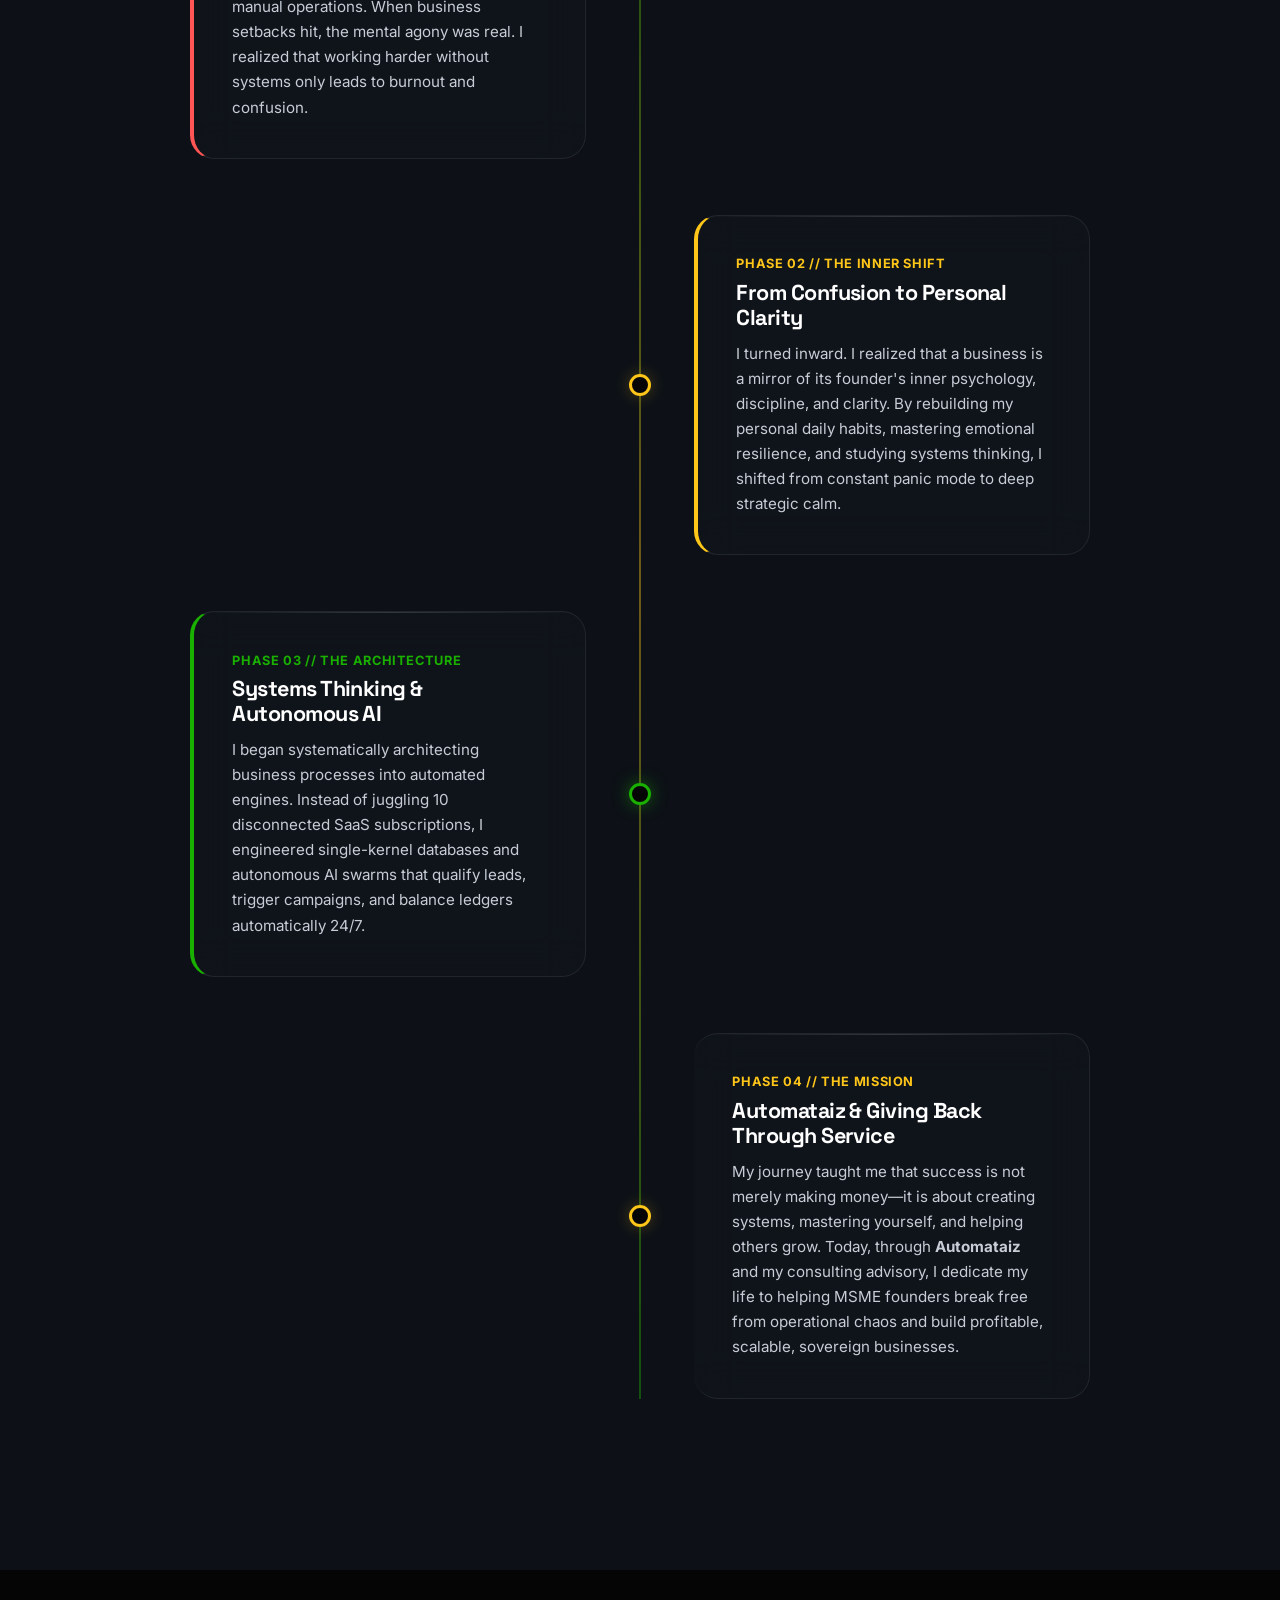
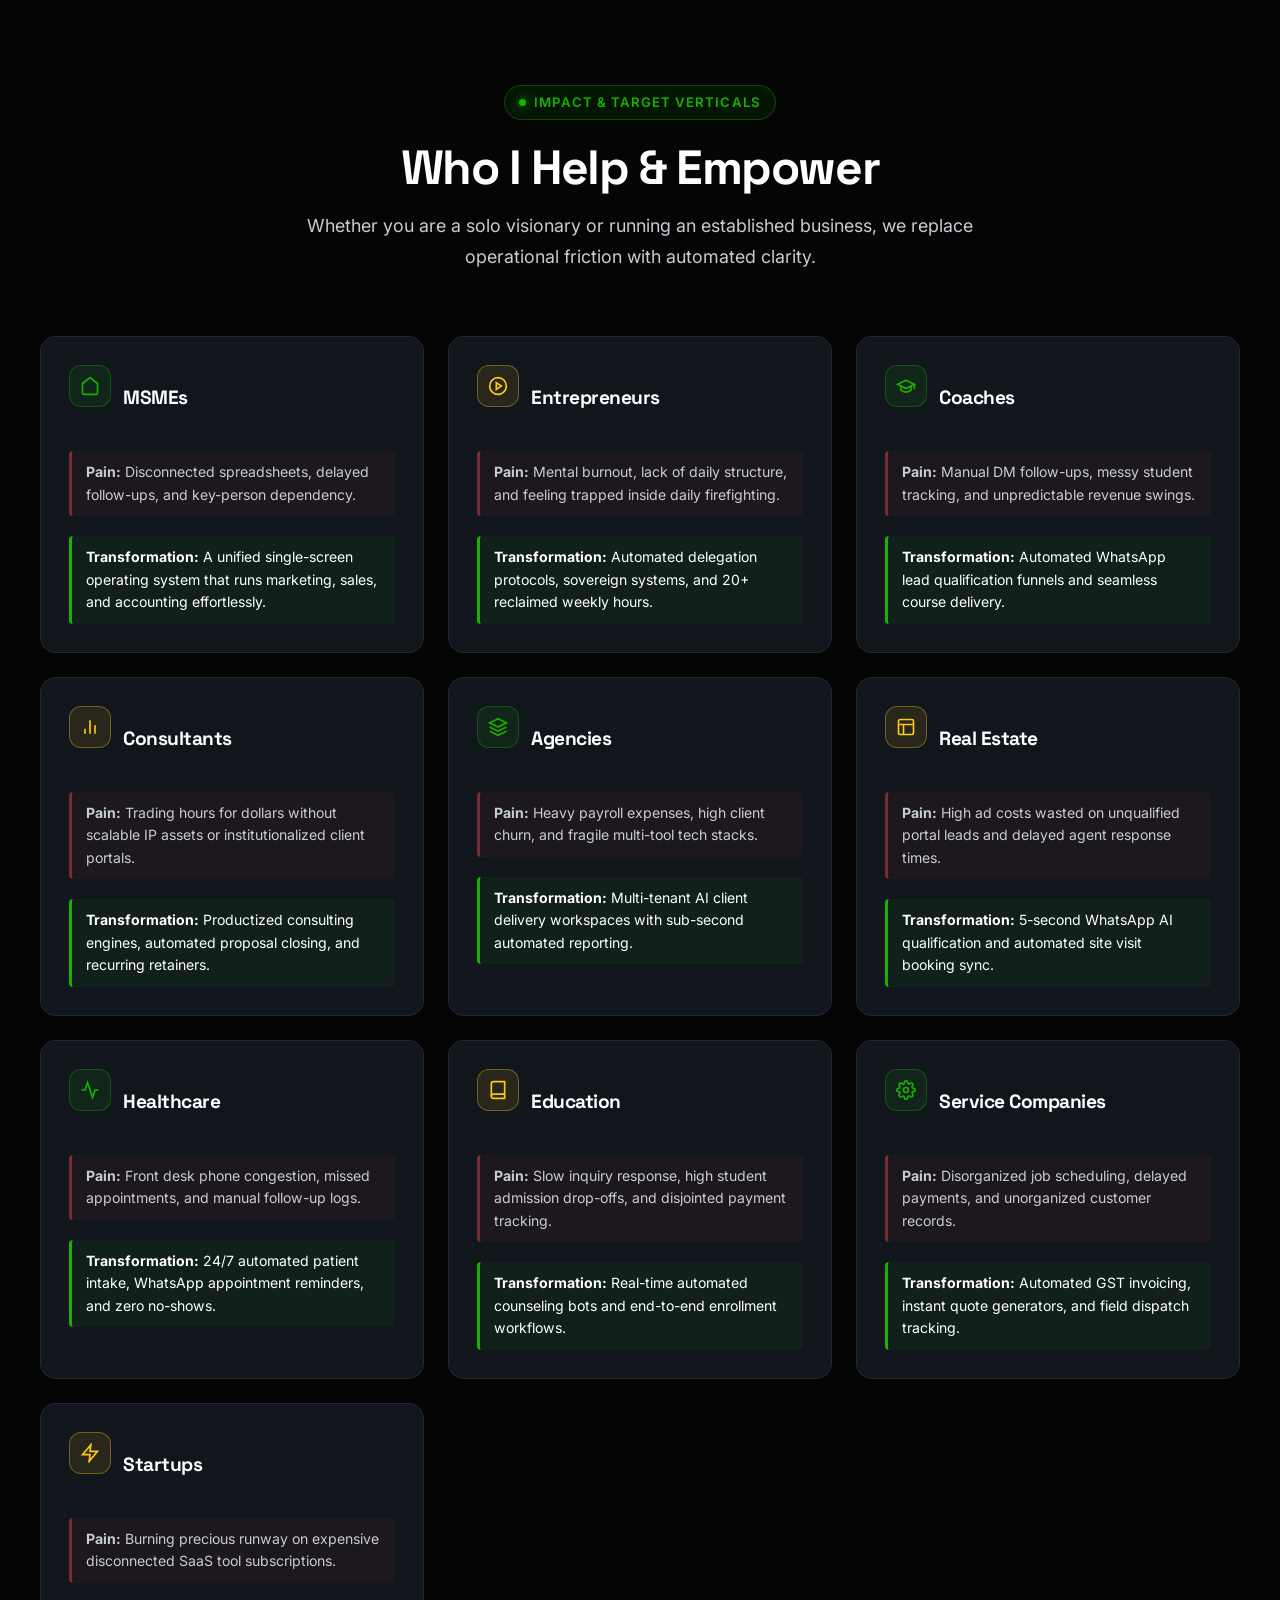
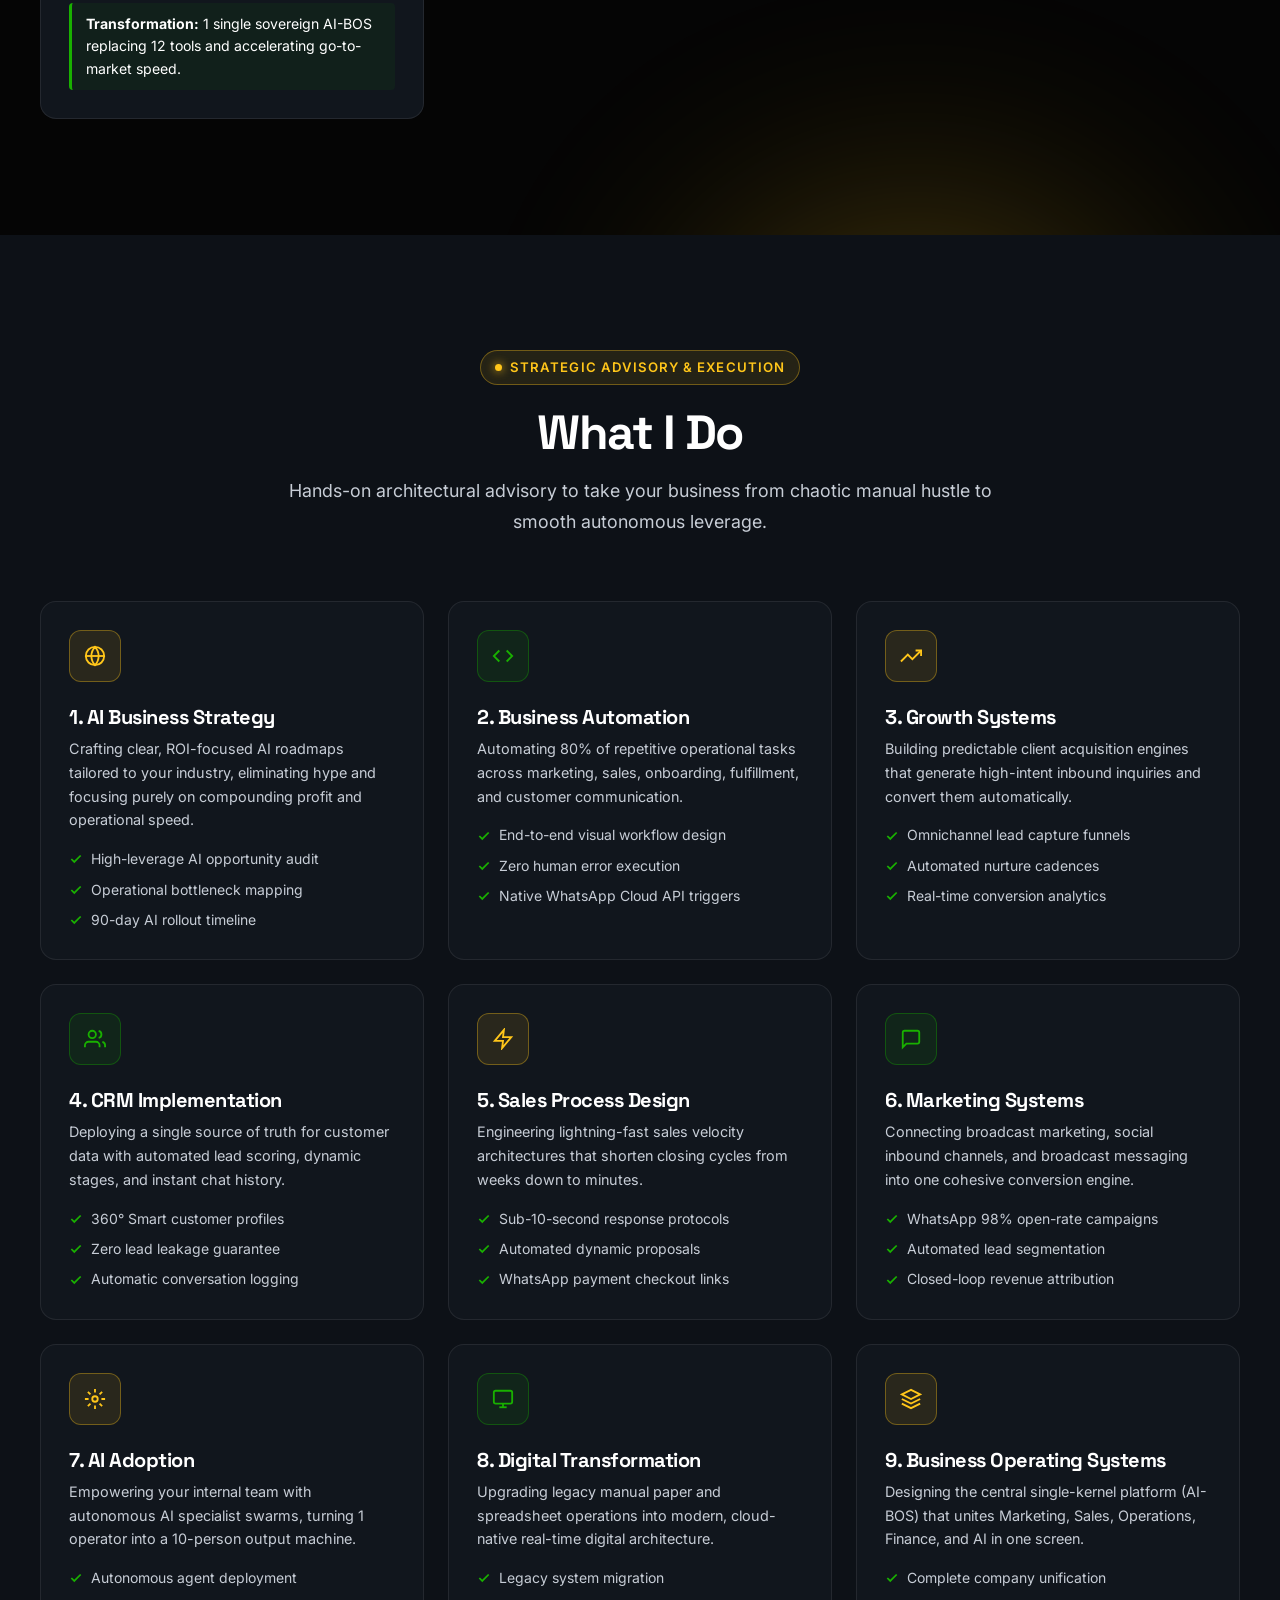
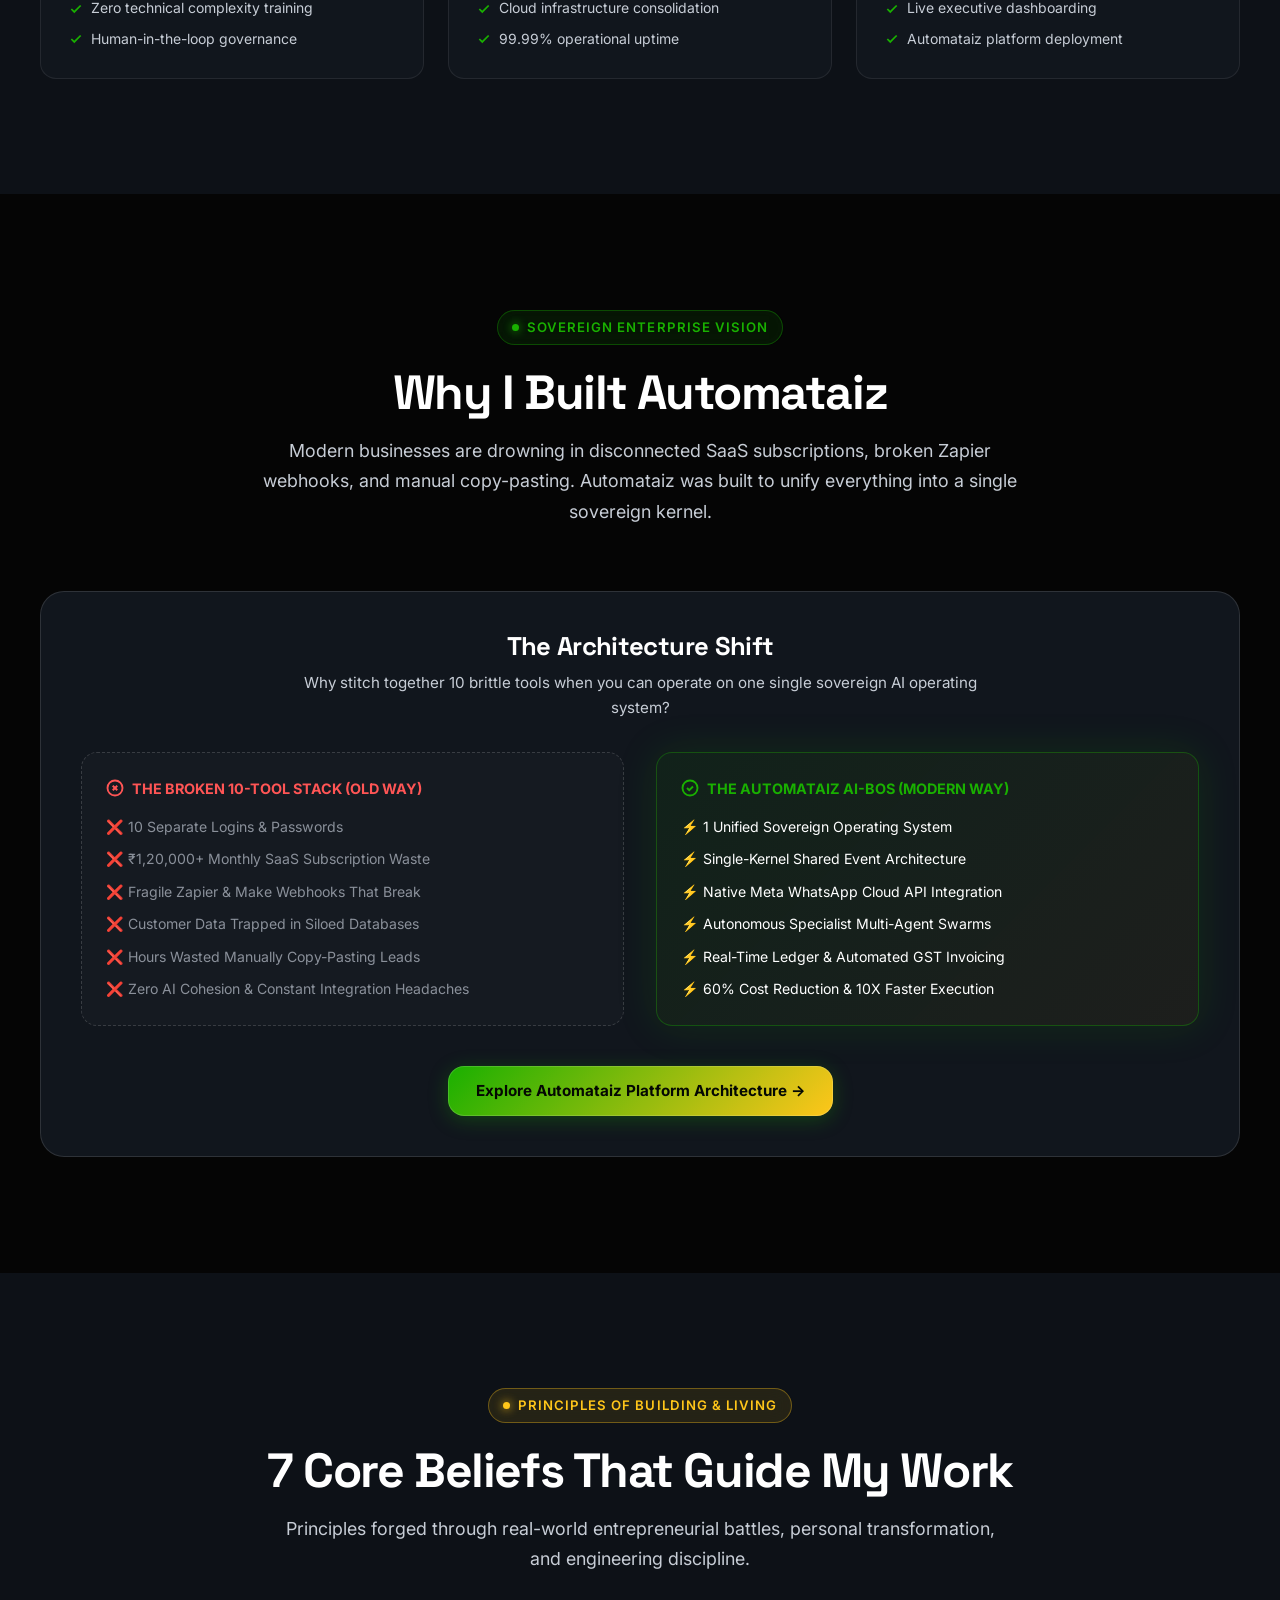
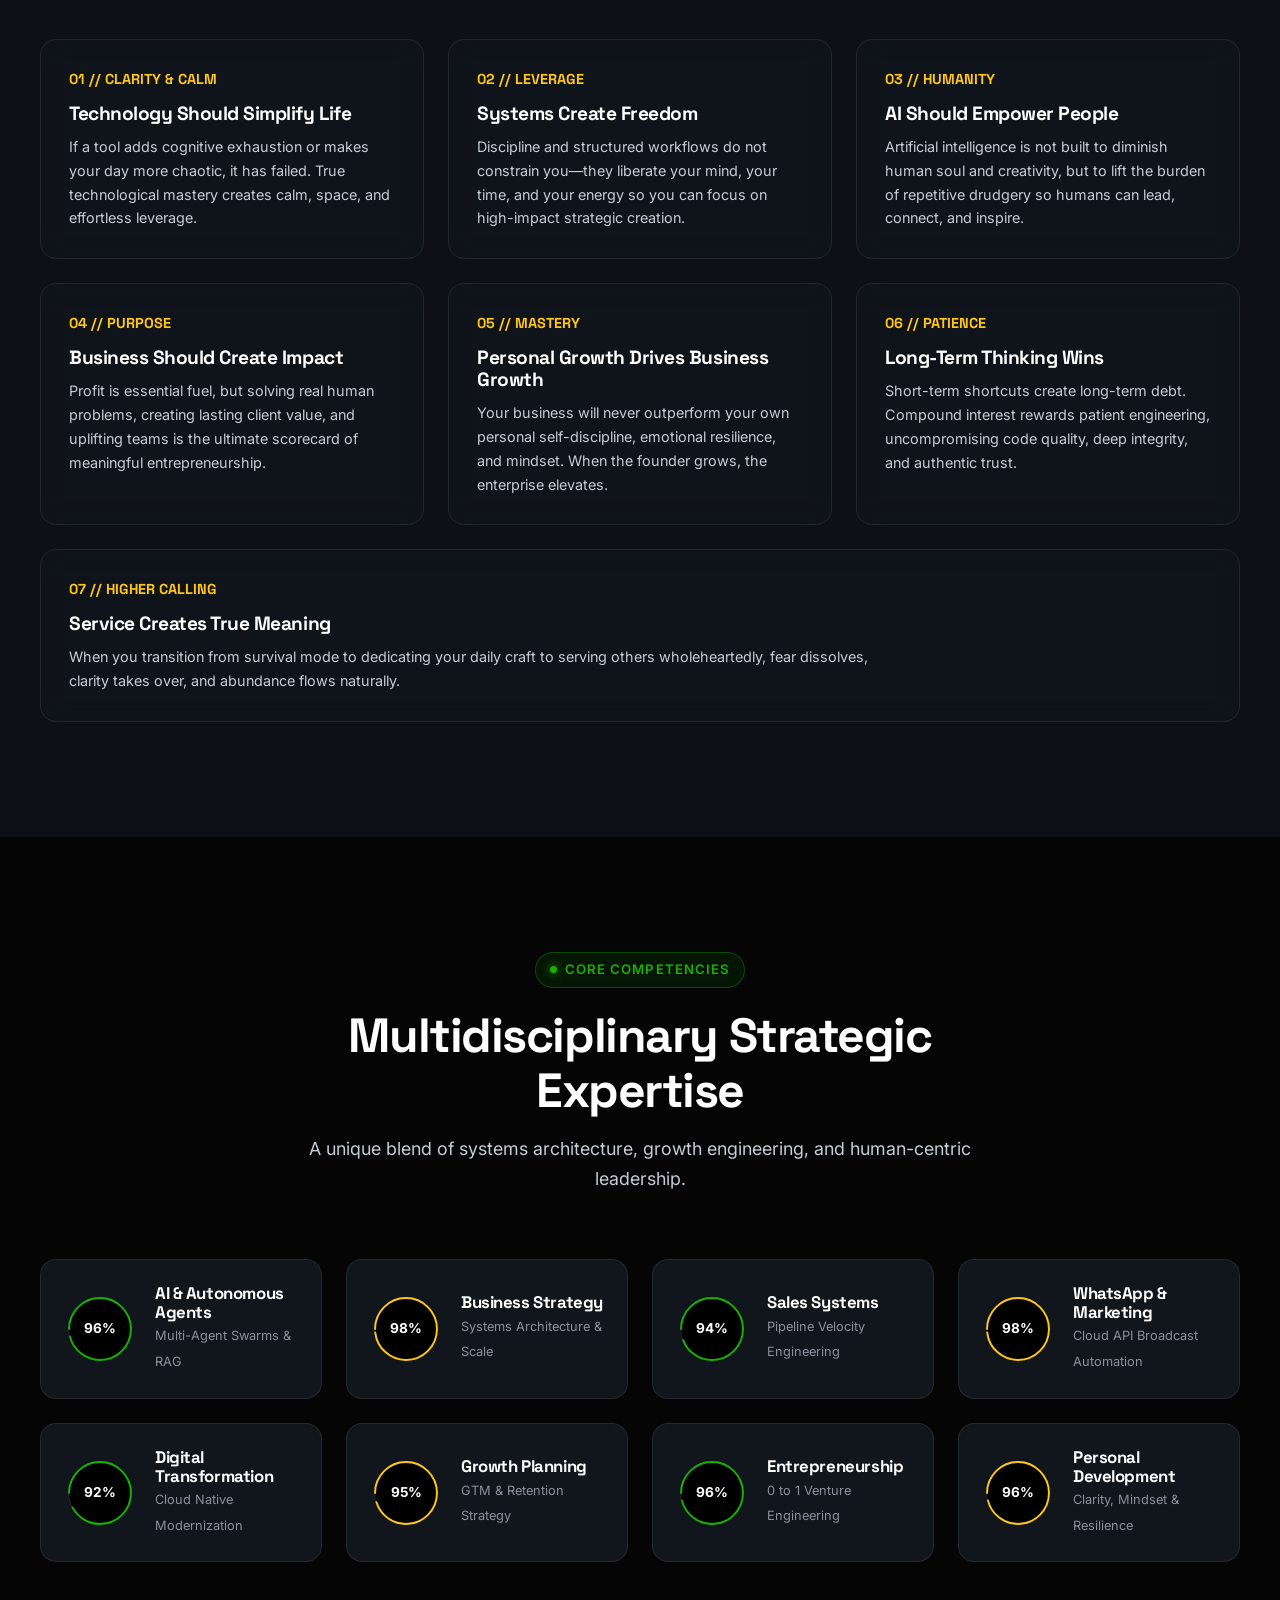
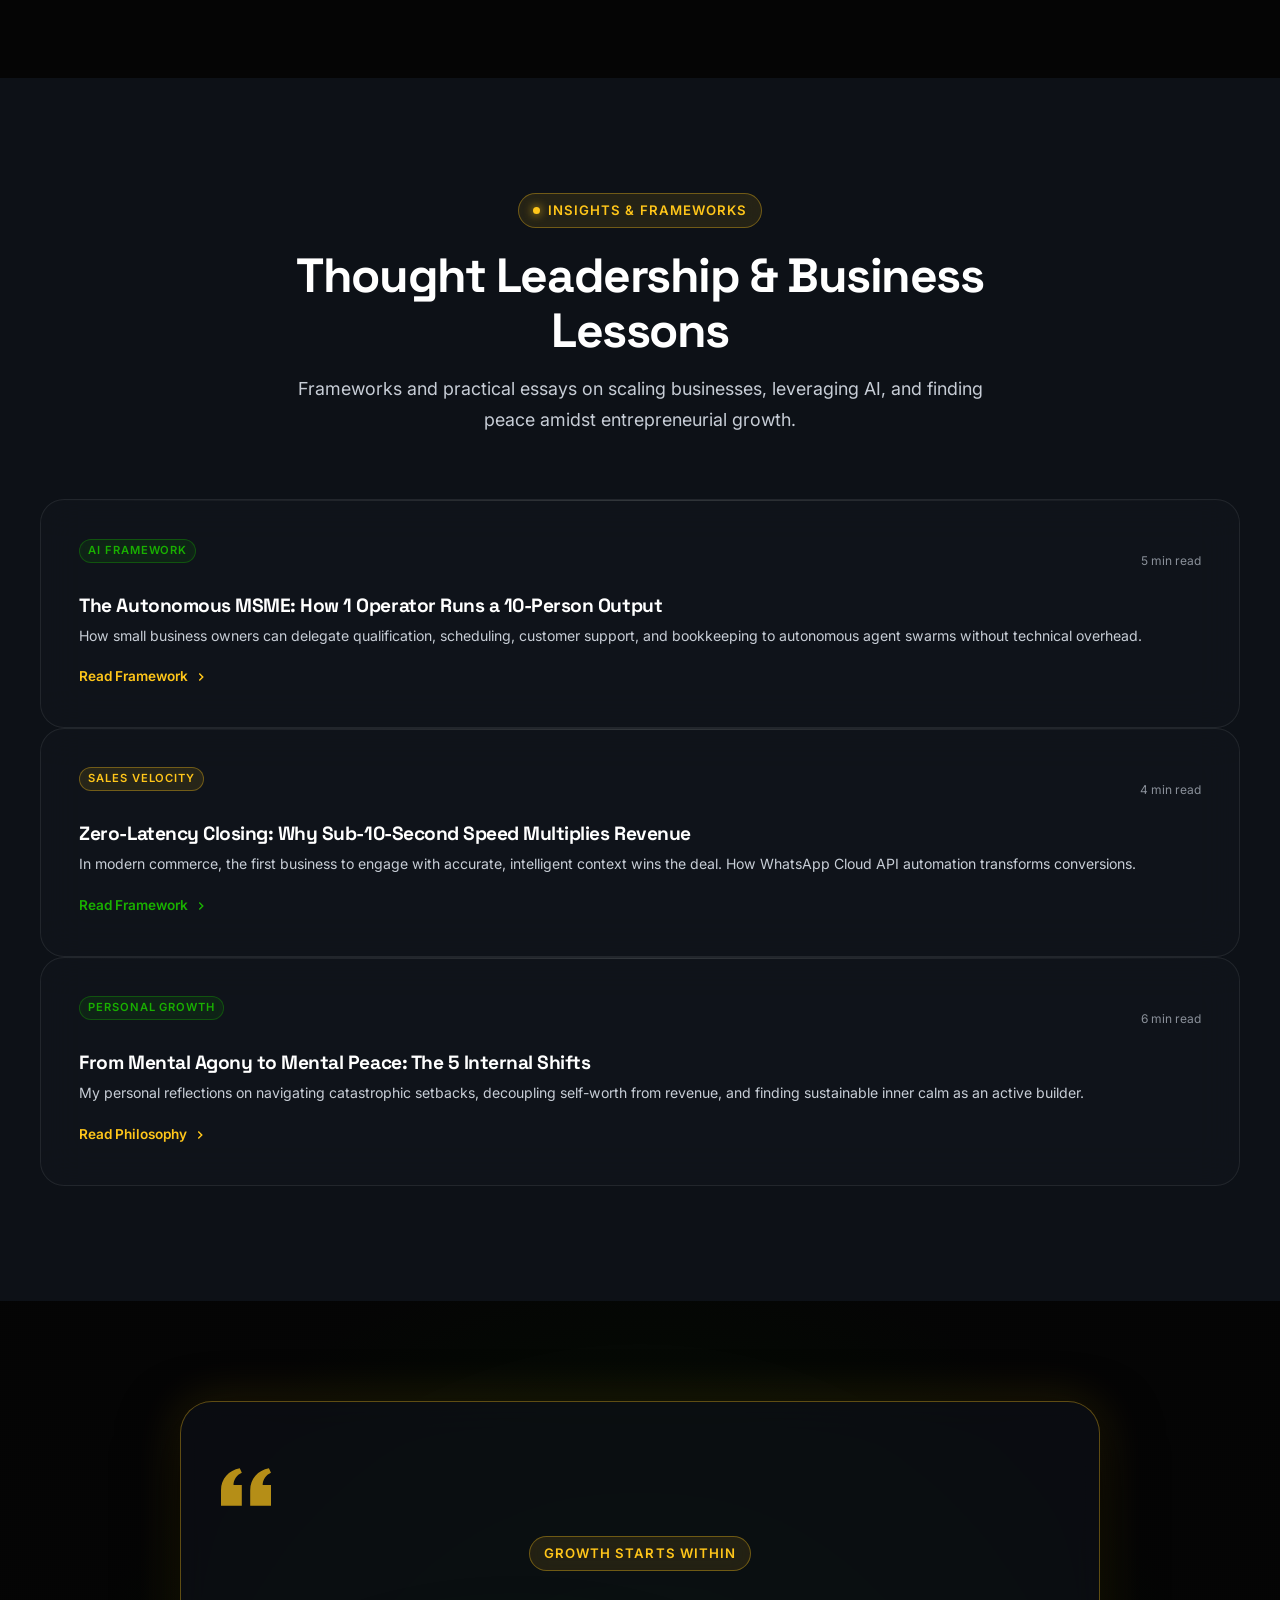
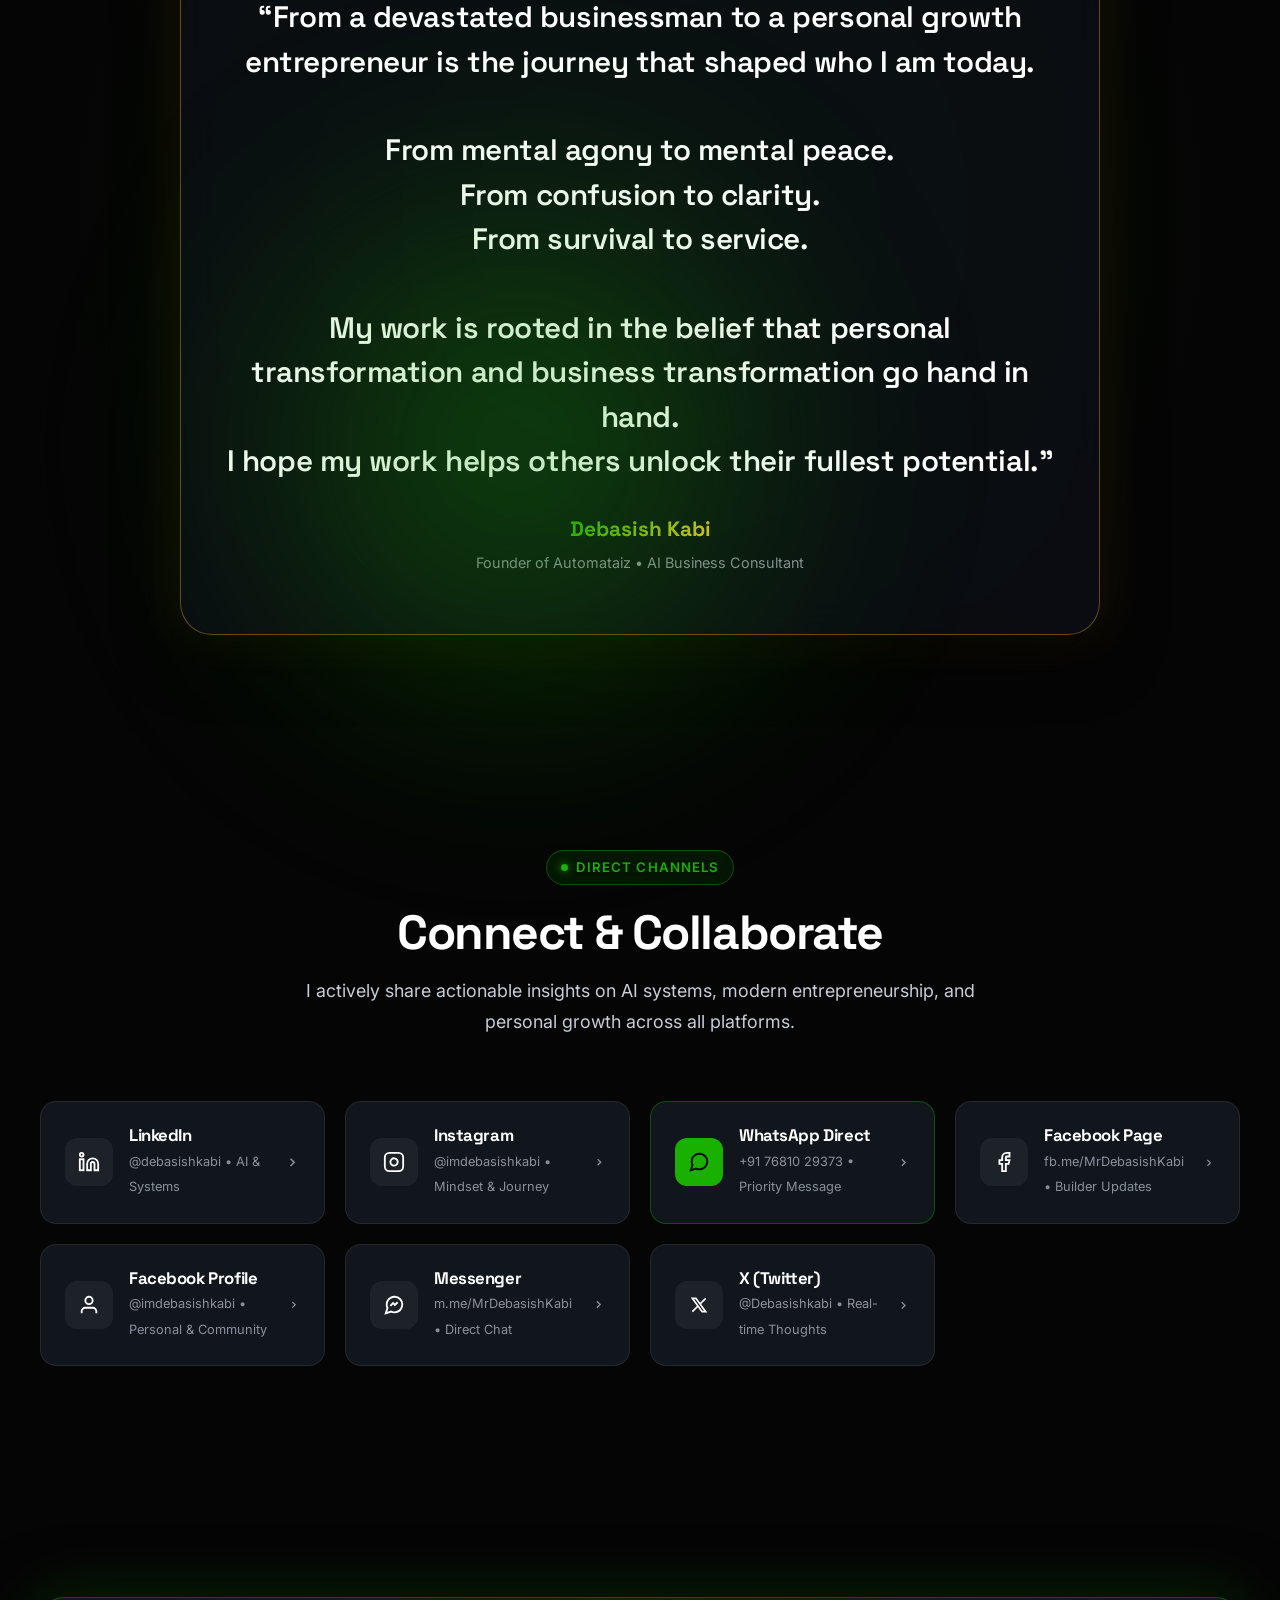
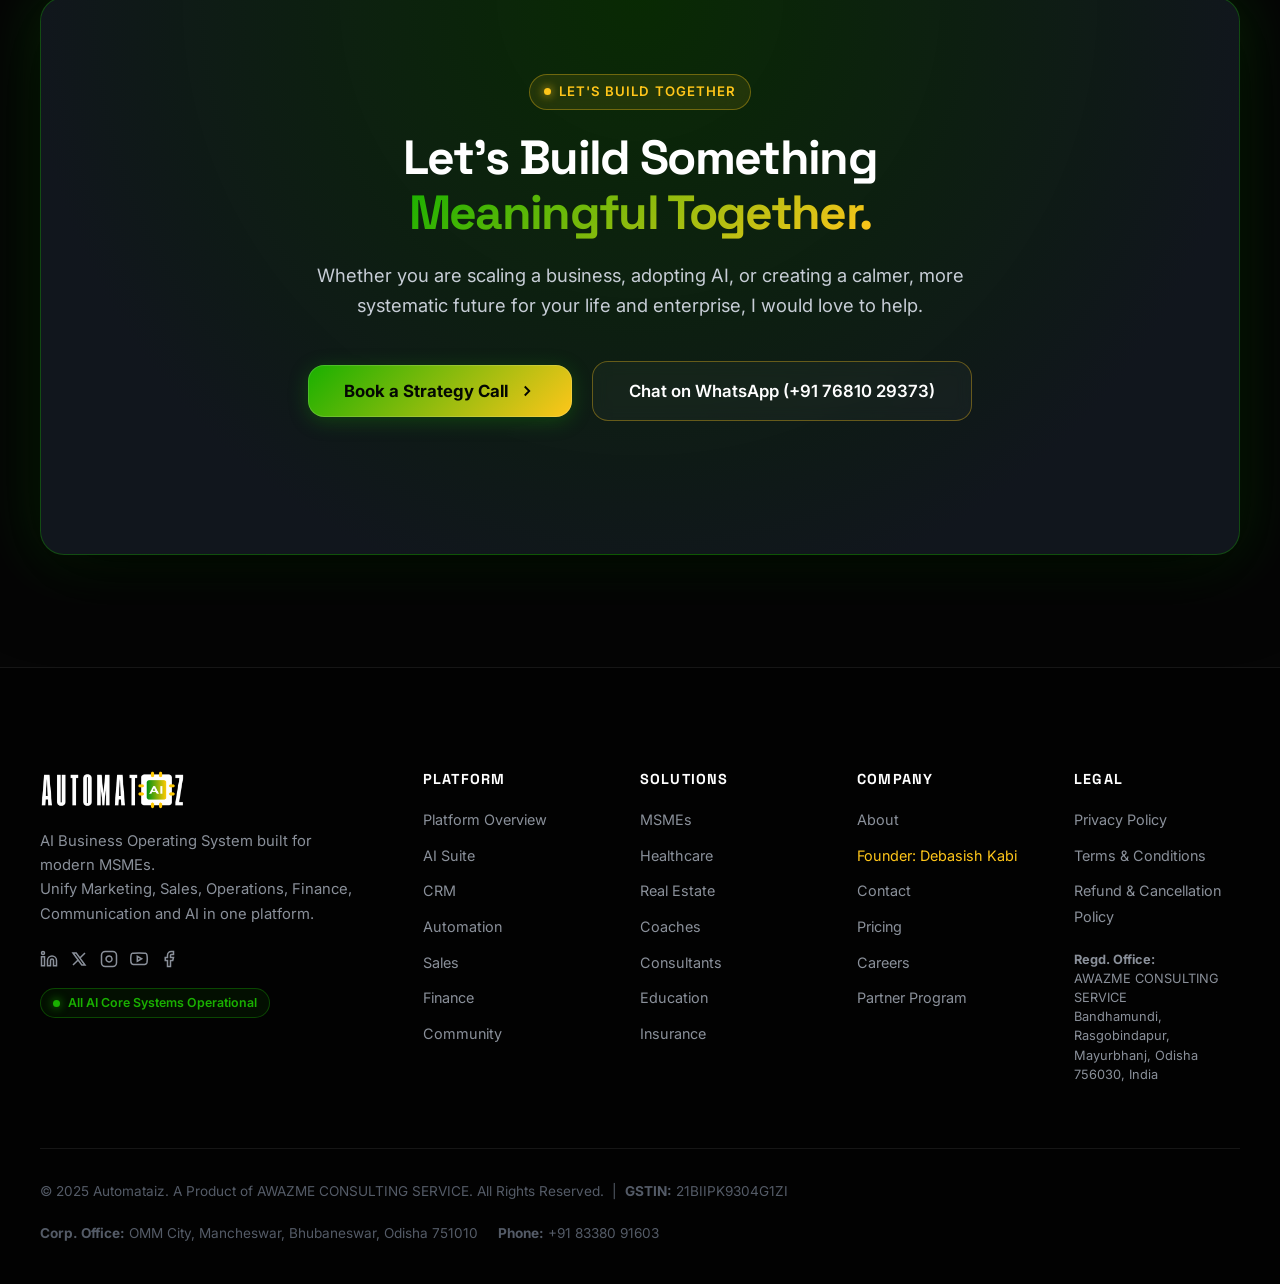
<file: debasish-kabi.html>
﻿<!DOCTYPE html>
<html lang="en">
<head>
  <meta charset="UTF-8">
  <meta name="robots" content="noindex, follow">
  <link rel="canonical" href="https://automataiz.in/founder.html">
  <meta http-equiv="refresh" content="0; url=founder.html">
  <title>Debasish Kabi – Founder of Automataiz</title>
  <script>
    window.location.href = "founder.html";
  </script>
</head>
<body style="background: #050505; color: #FFFFFF; font-family: sans-serif; display: flex; align-items: center; justify-content: center; height: 100vh; margin: 0;">
  <p>Redirecting to <a href="founder.html" style="color: #19B000;">Debasish Kabi – Founder Page</a>...</p>
</body>
</html>
</file>
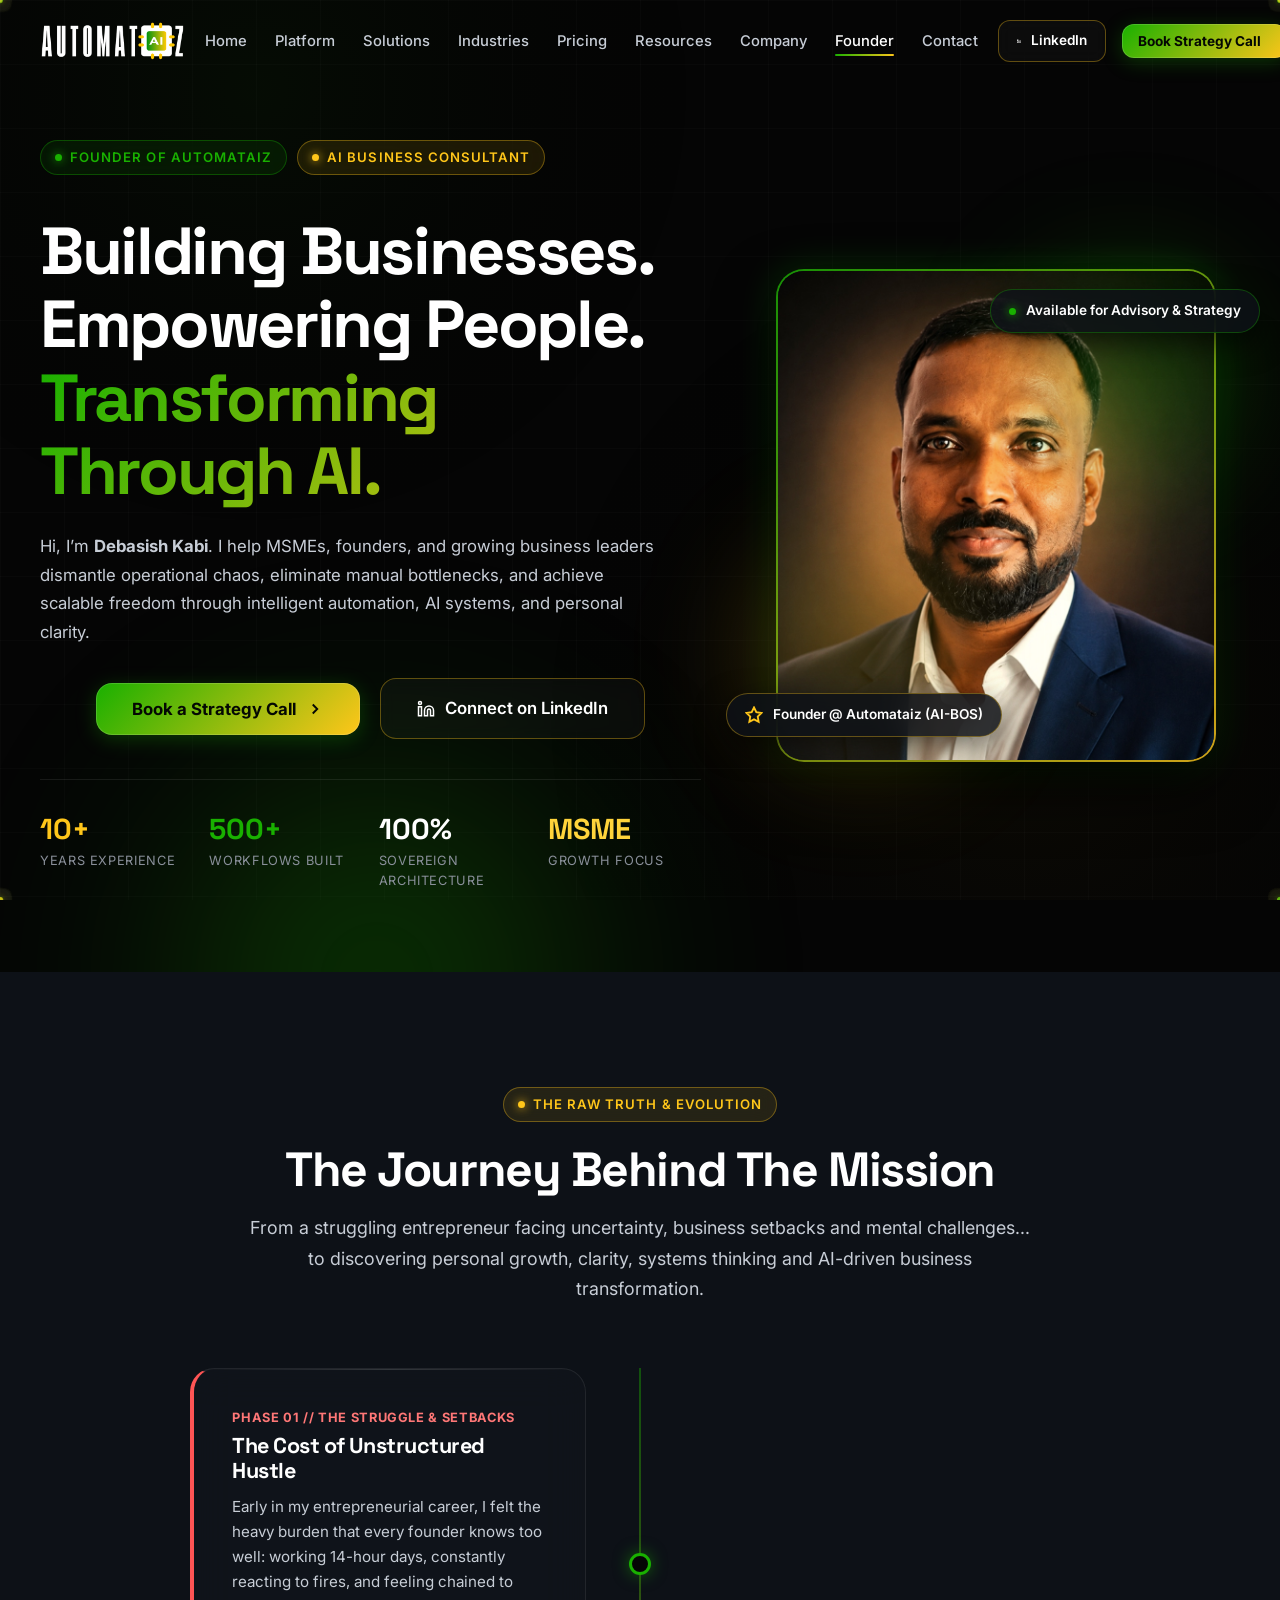
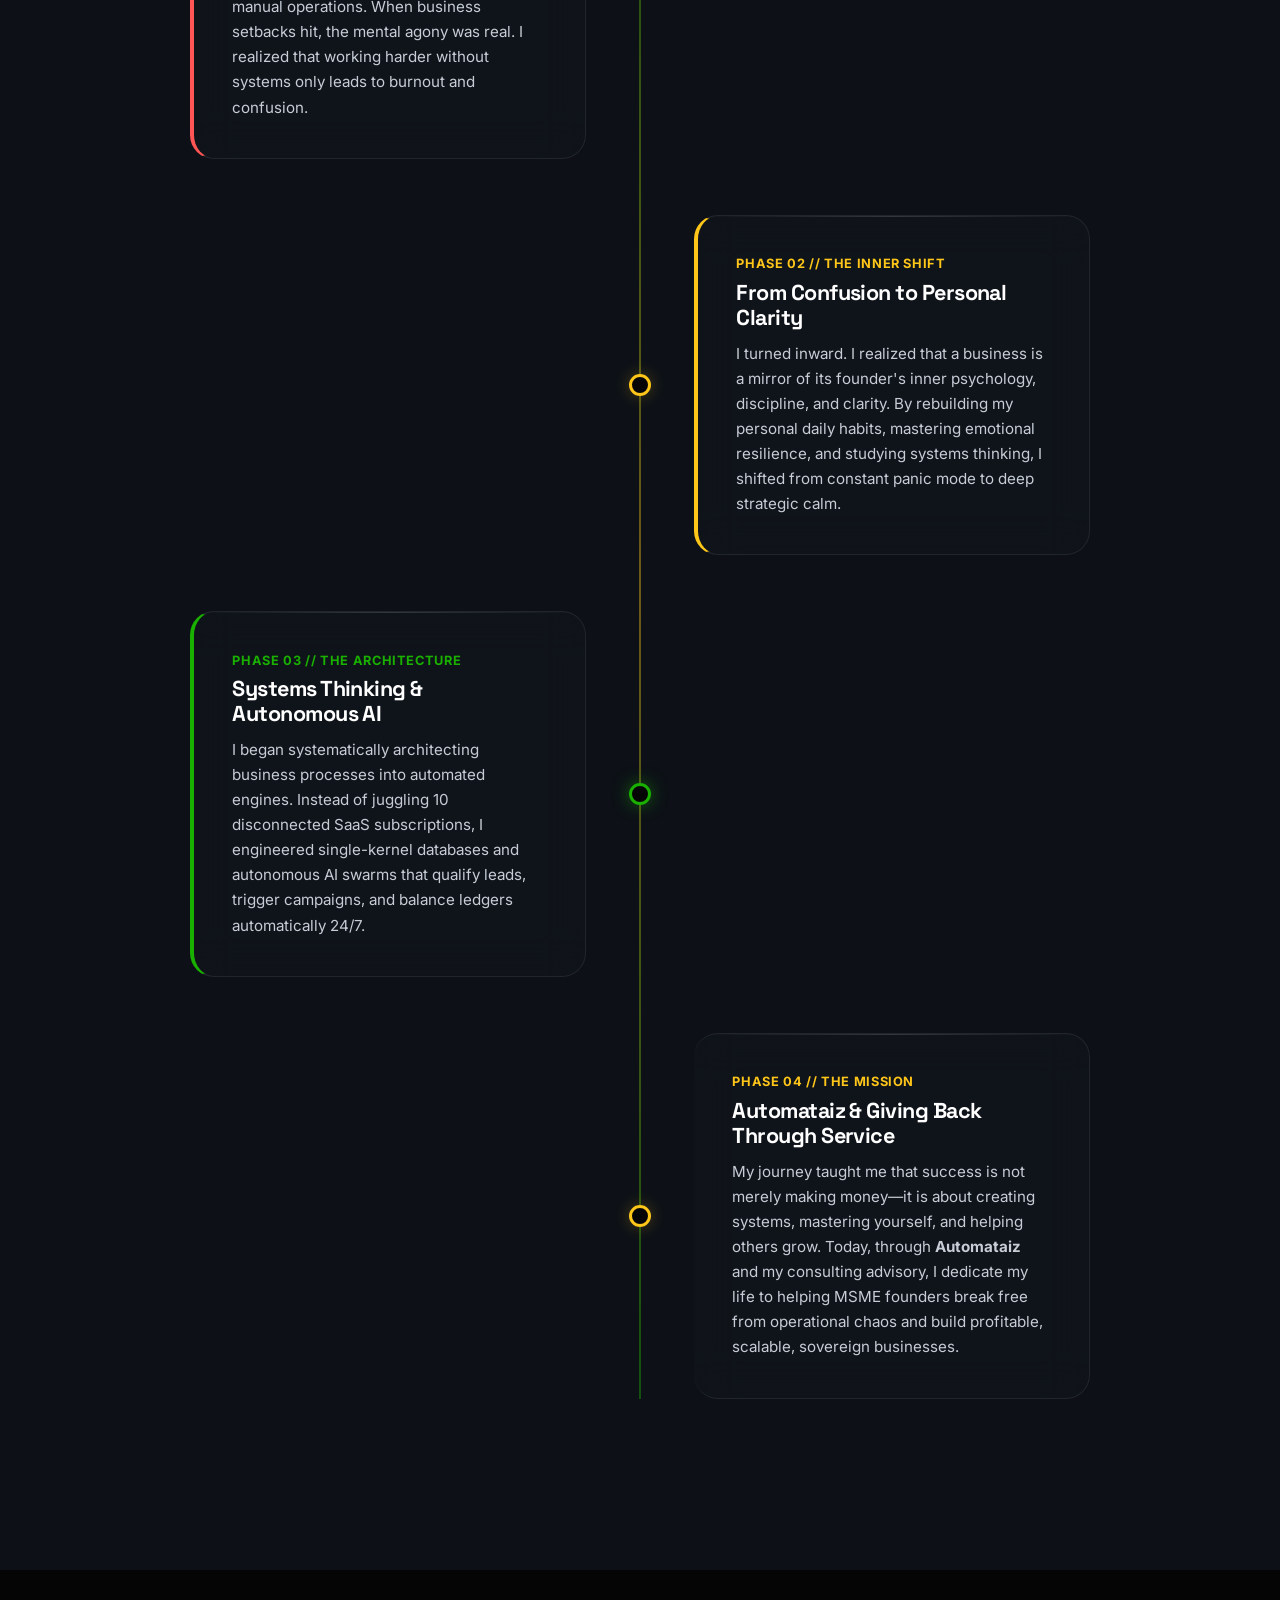
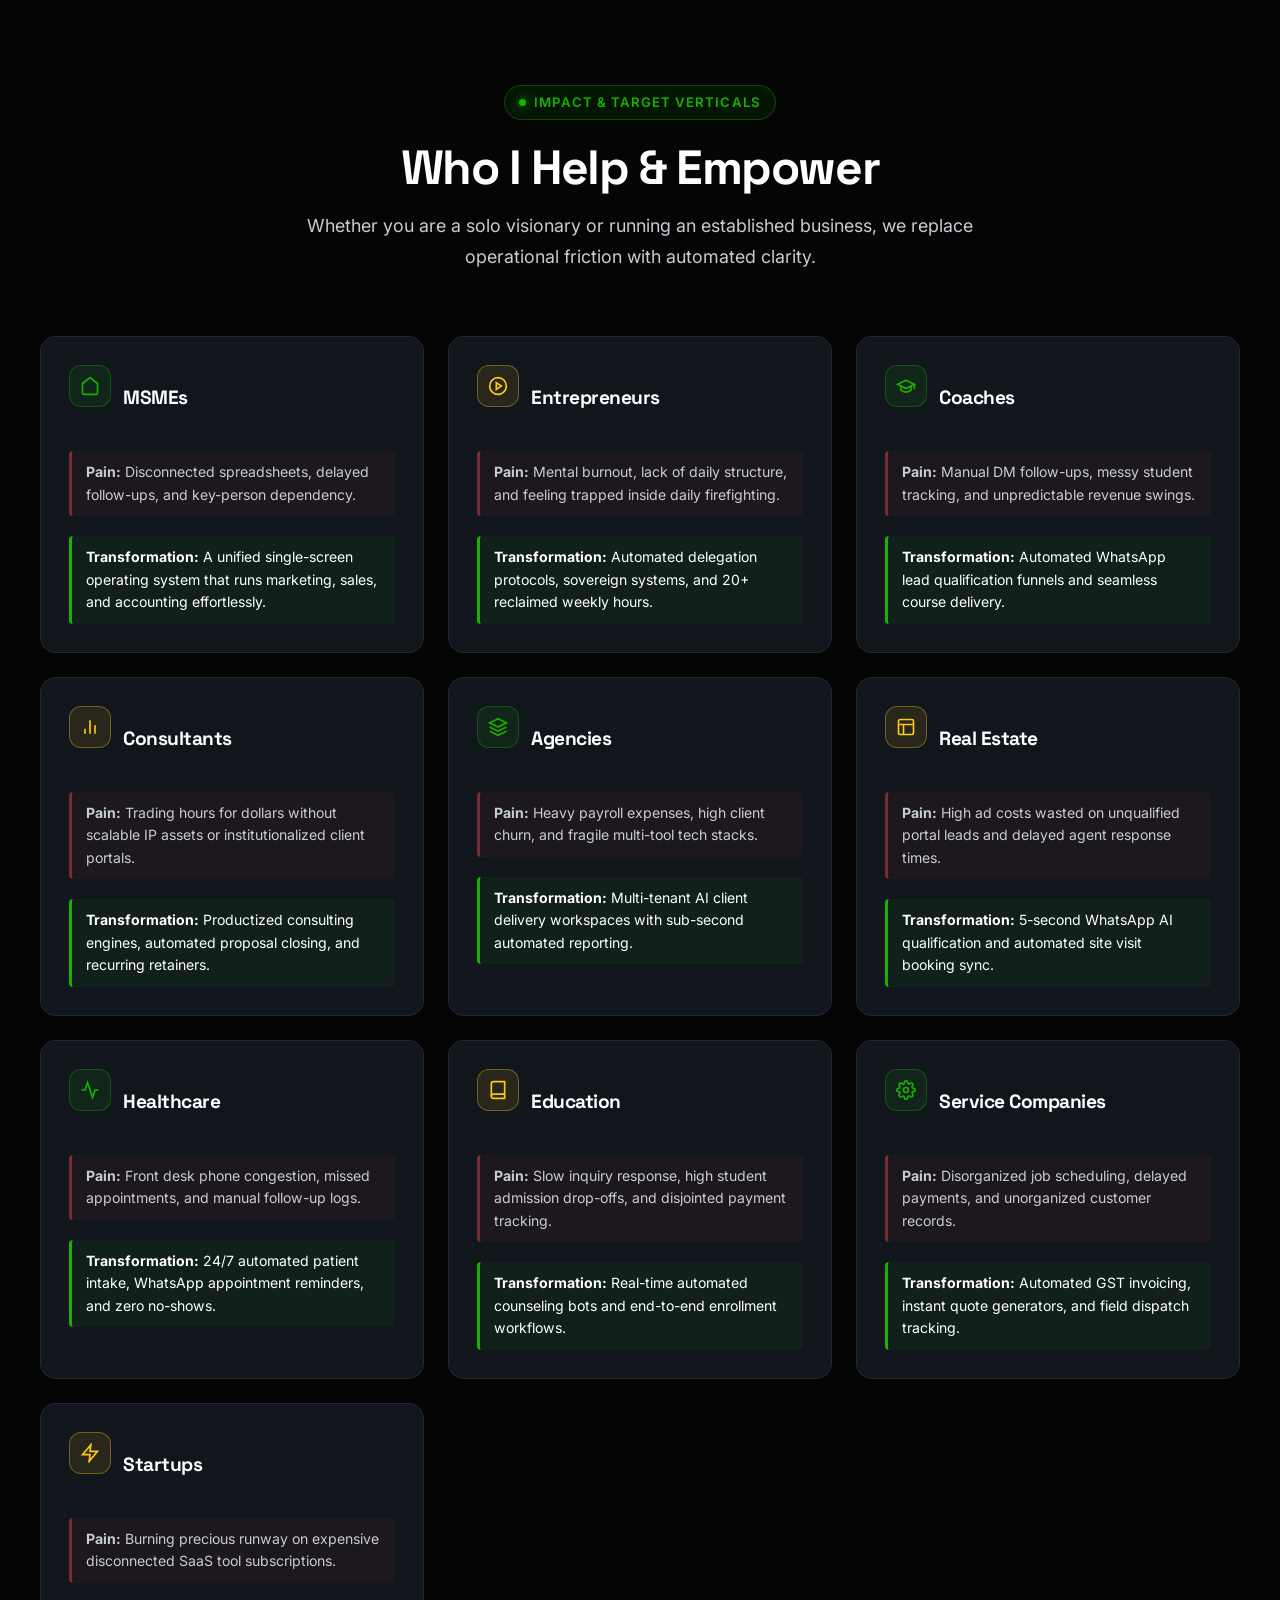
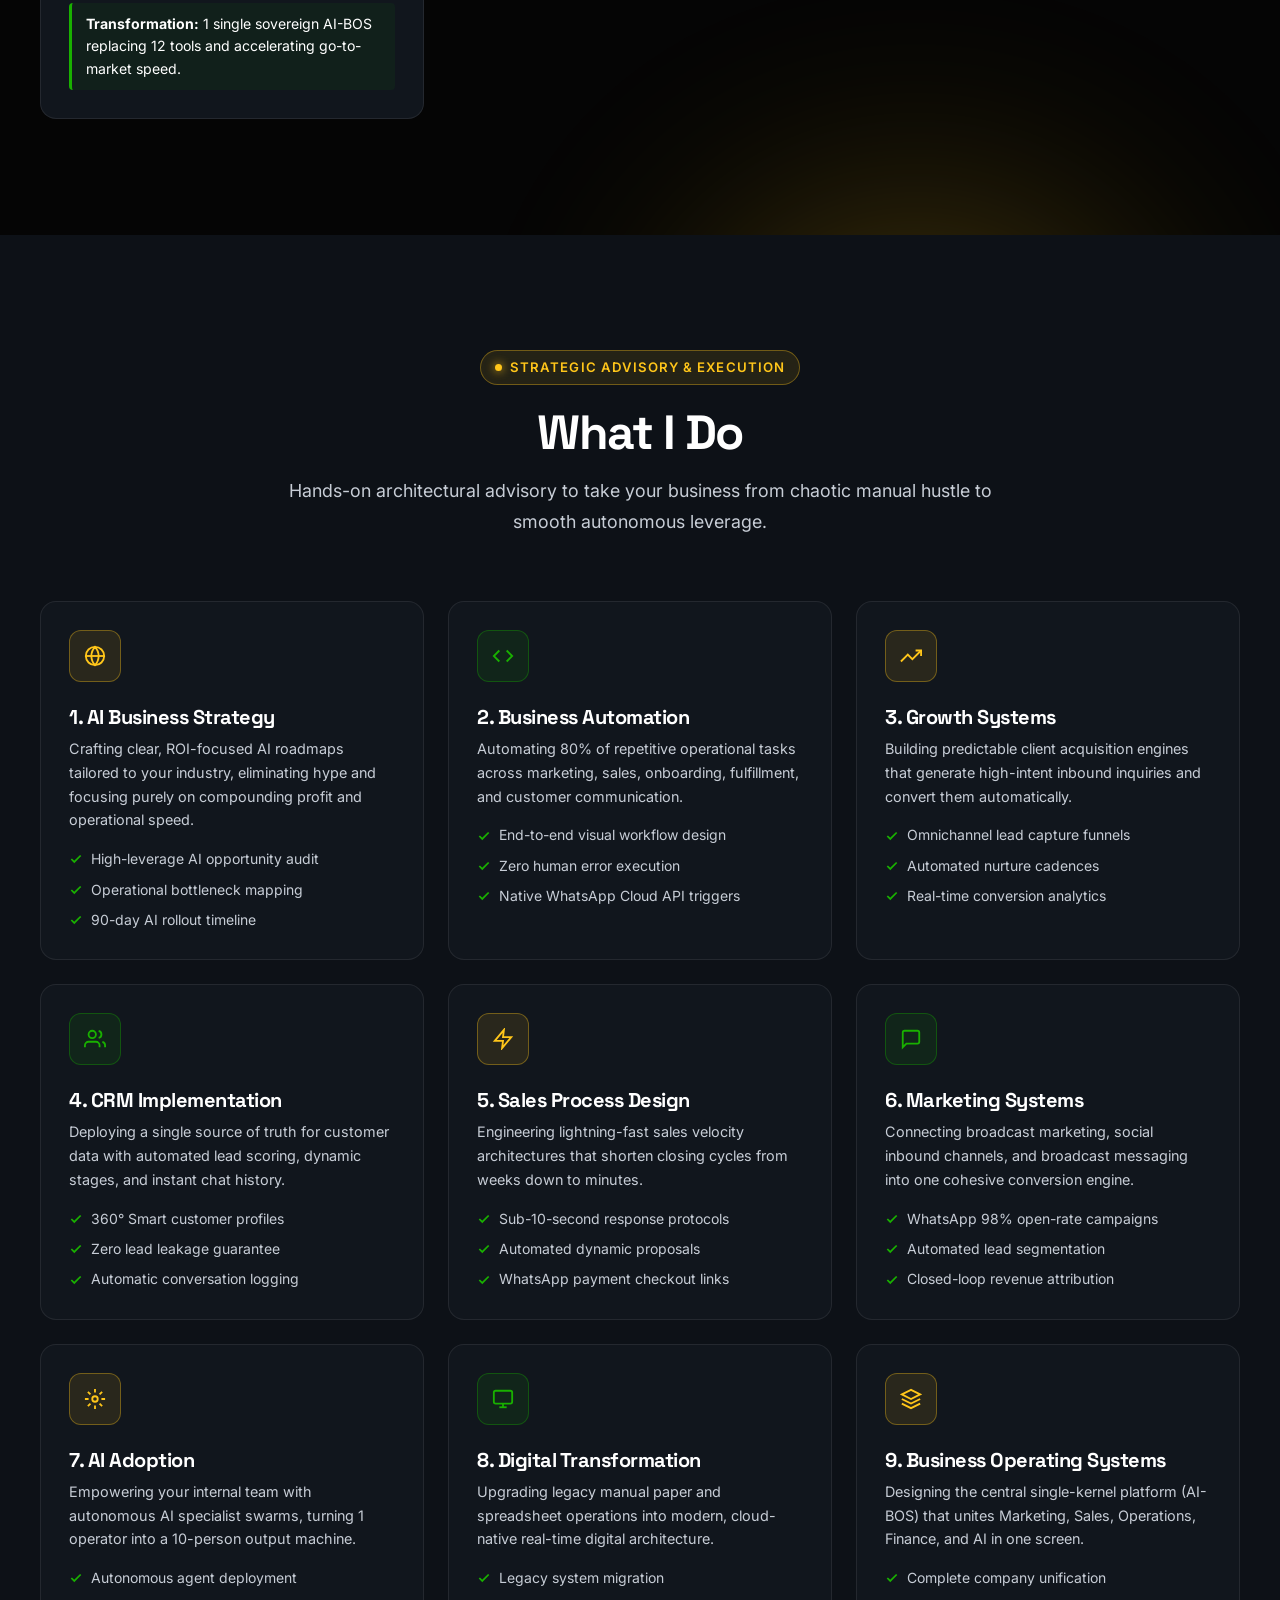
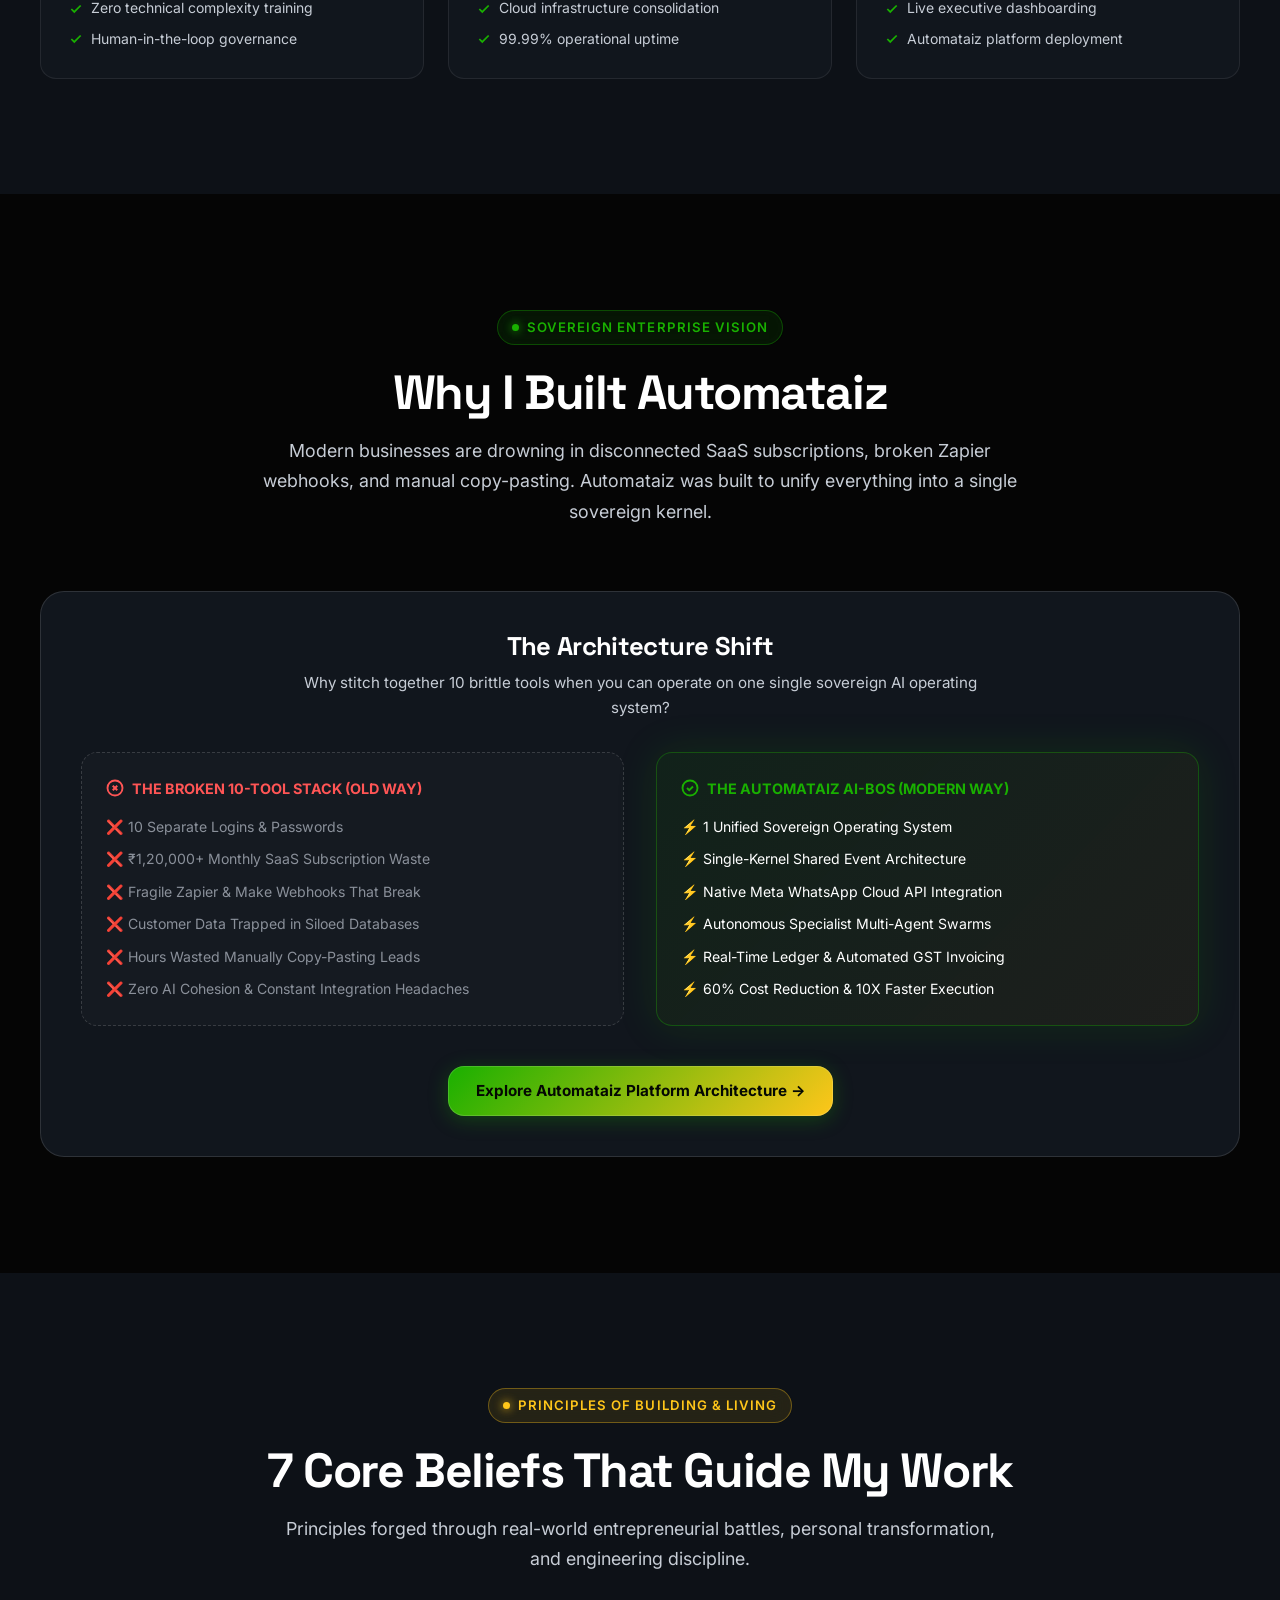
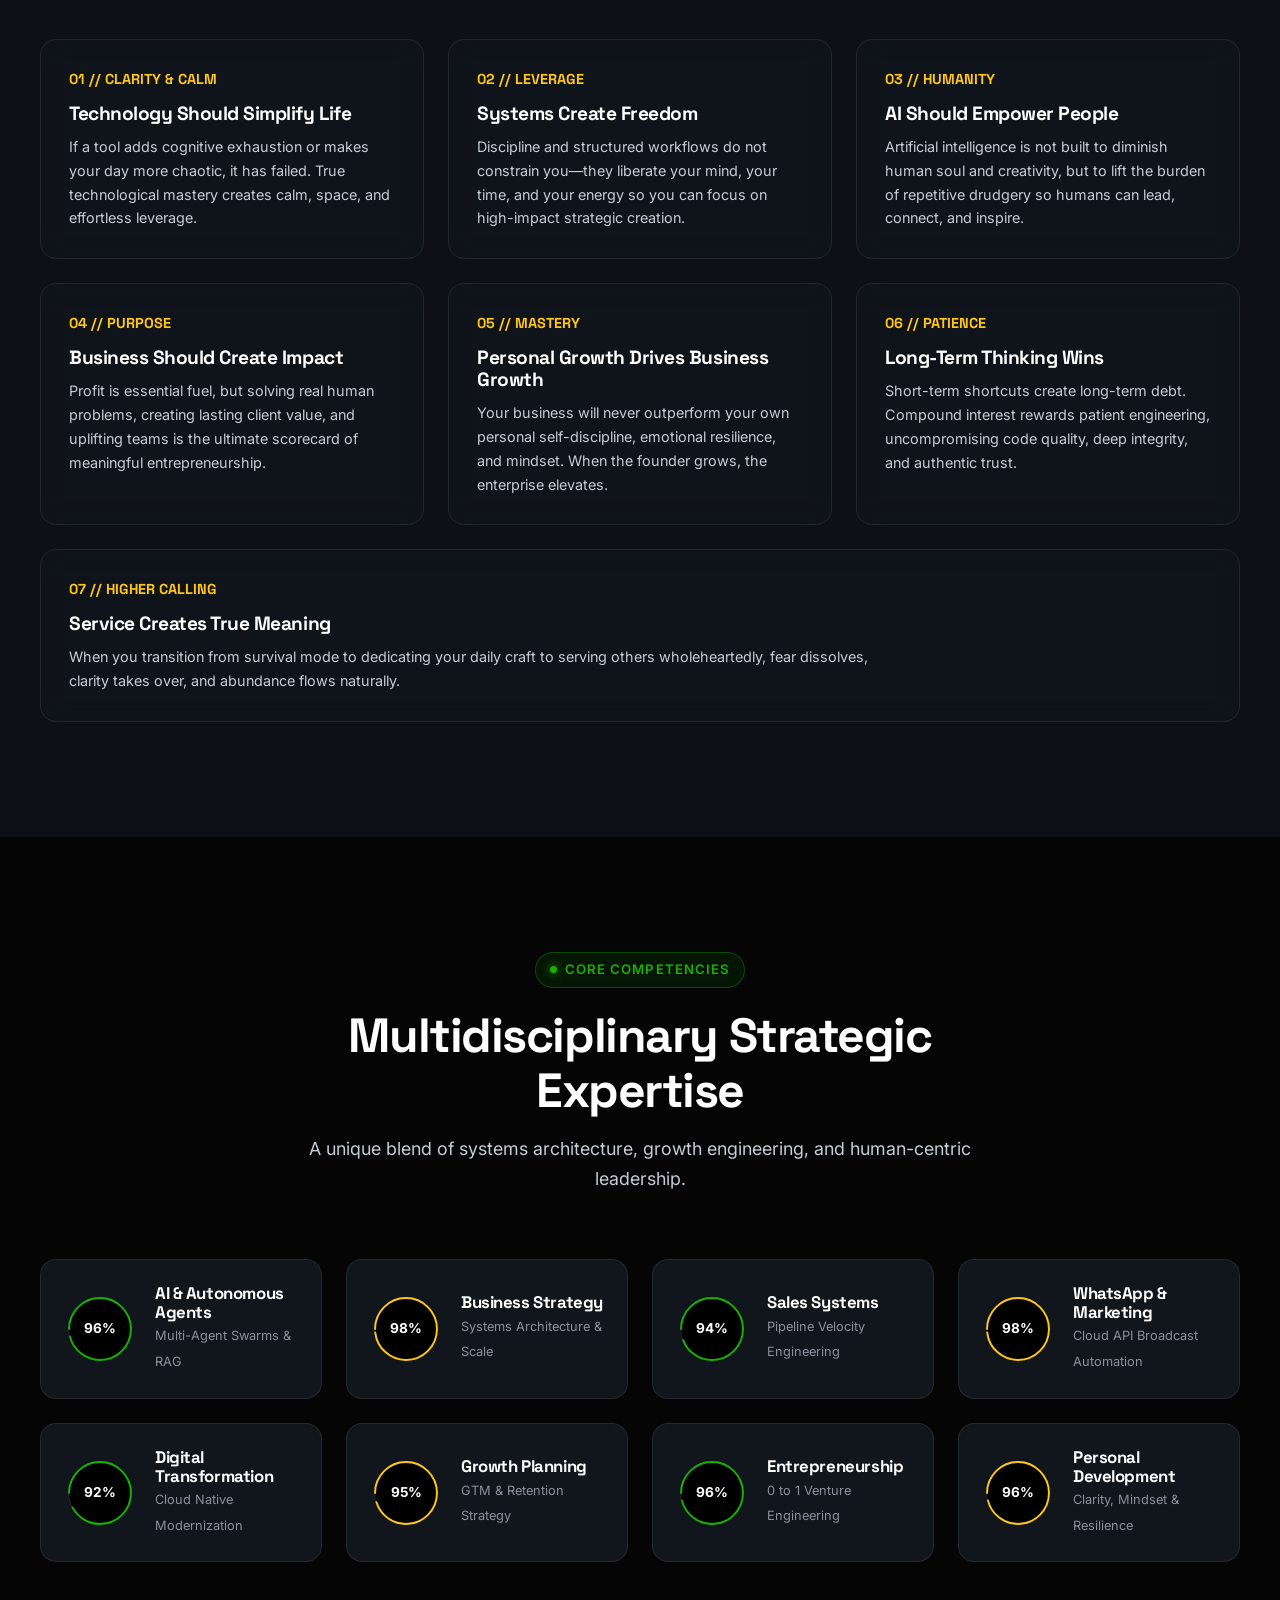
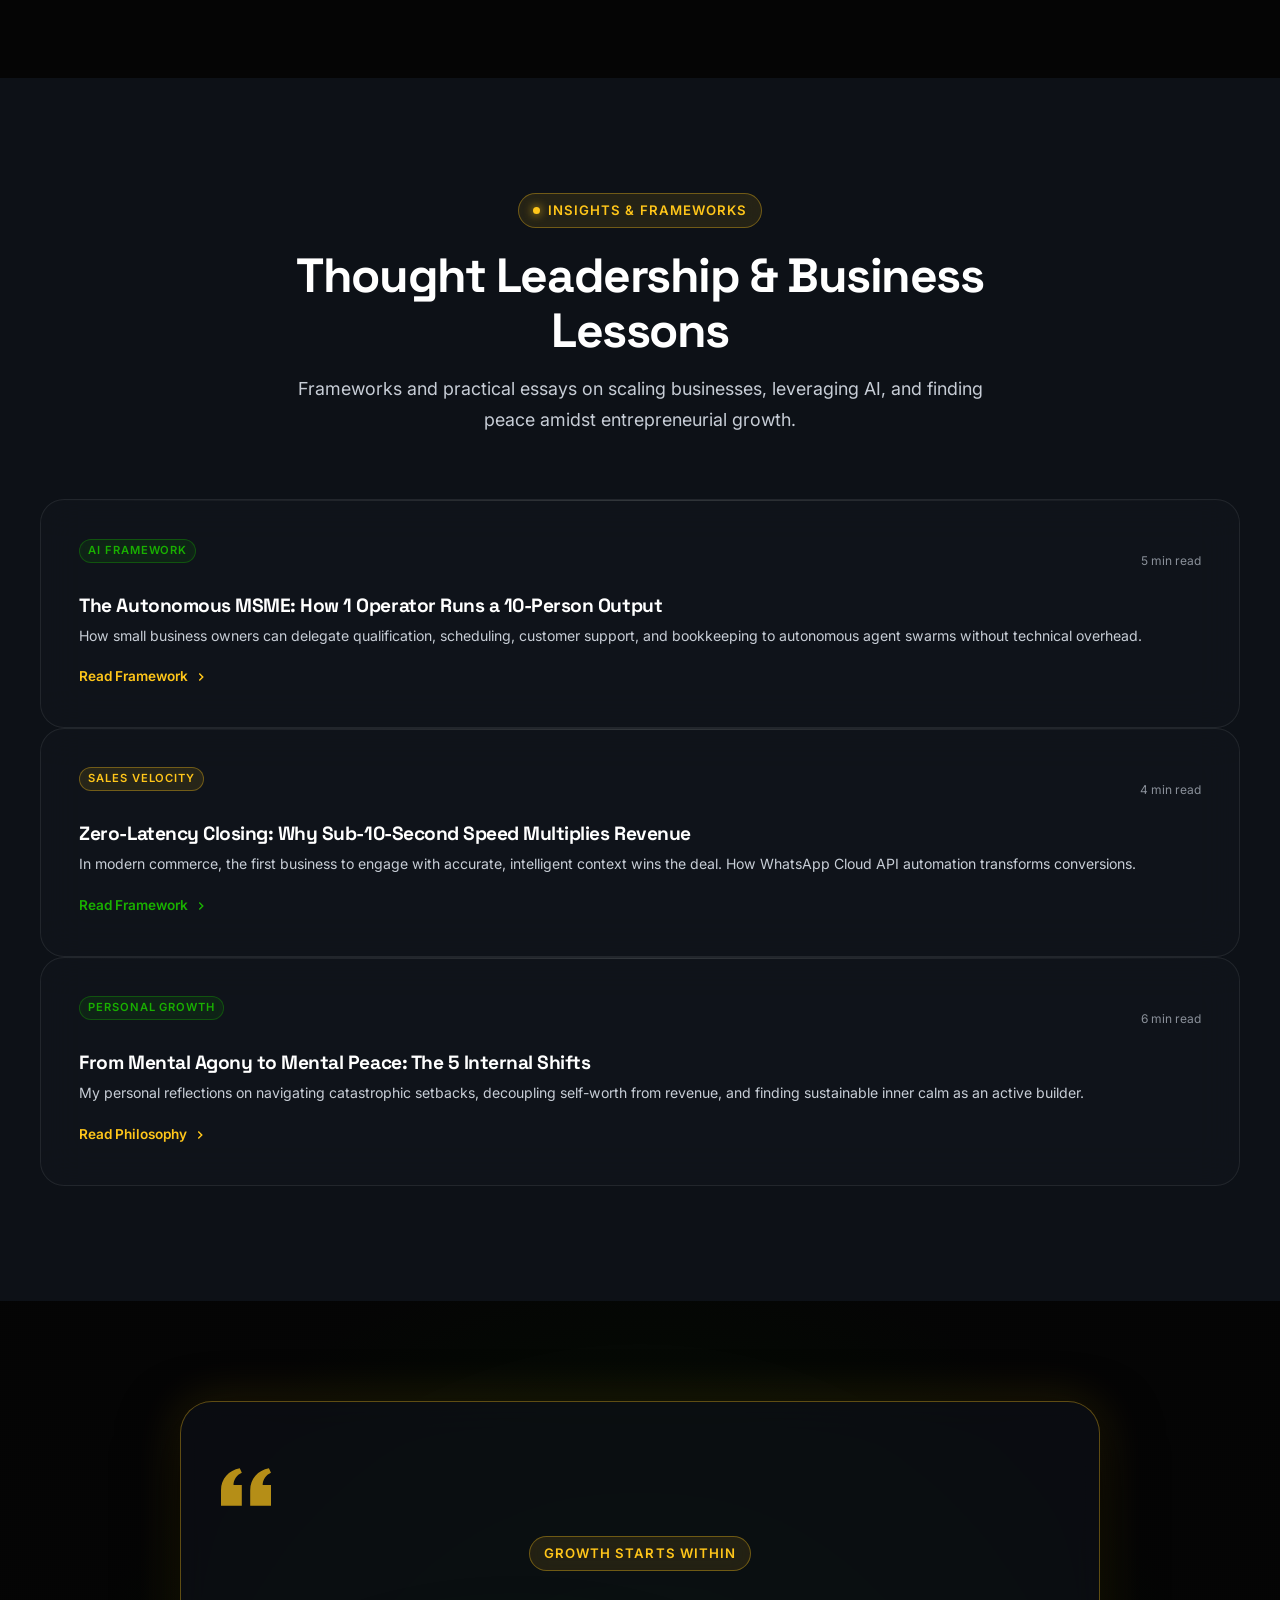
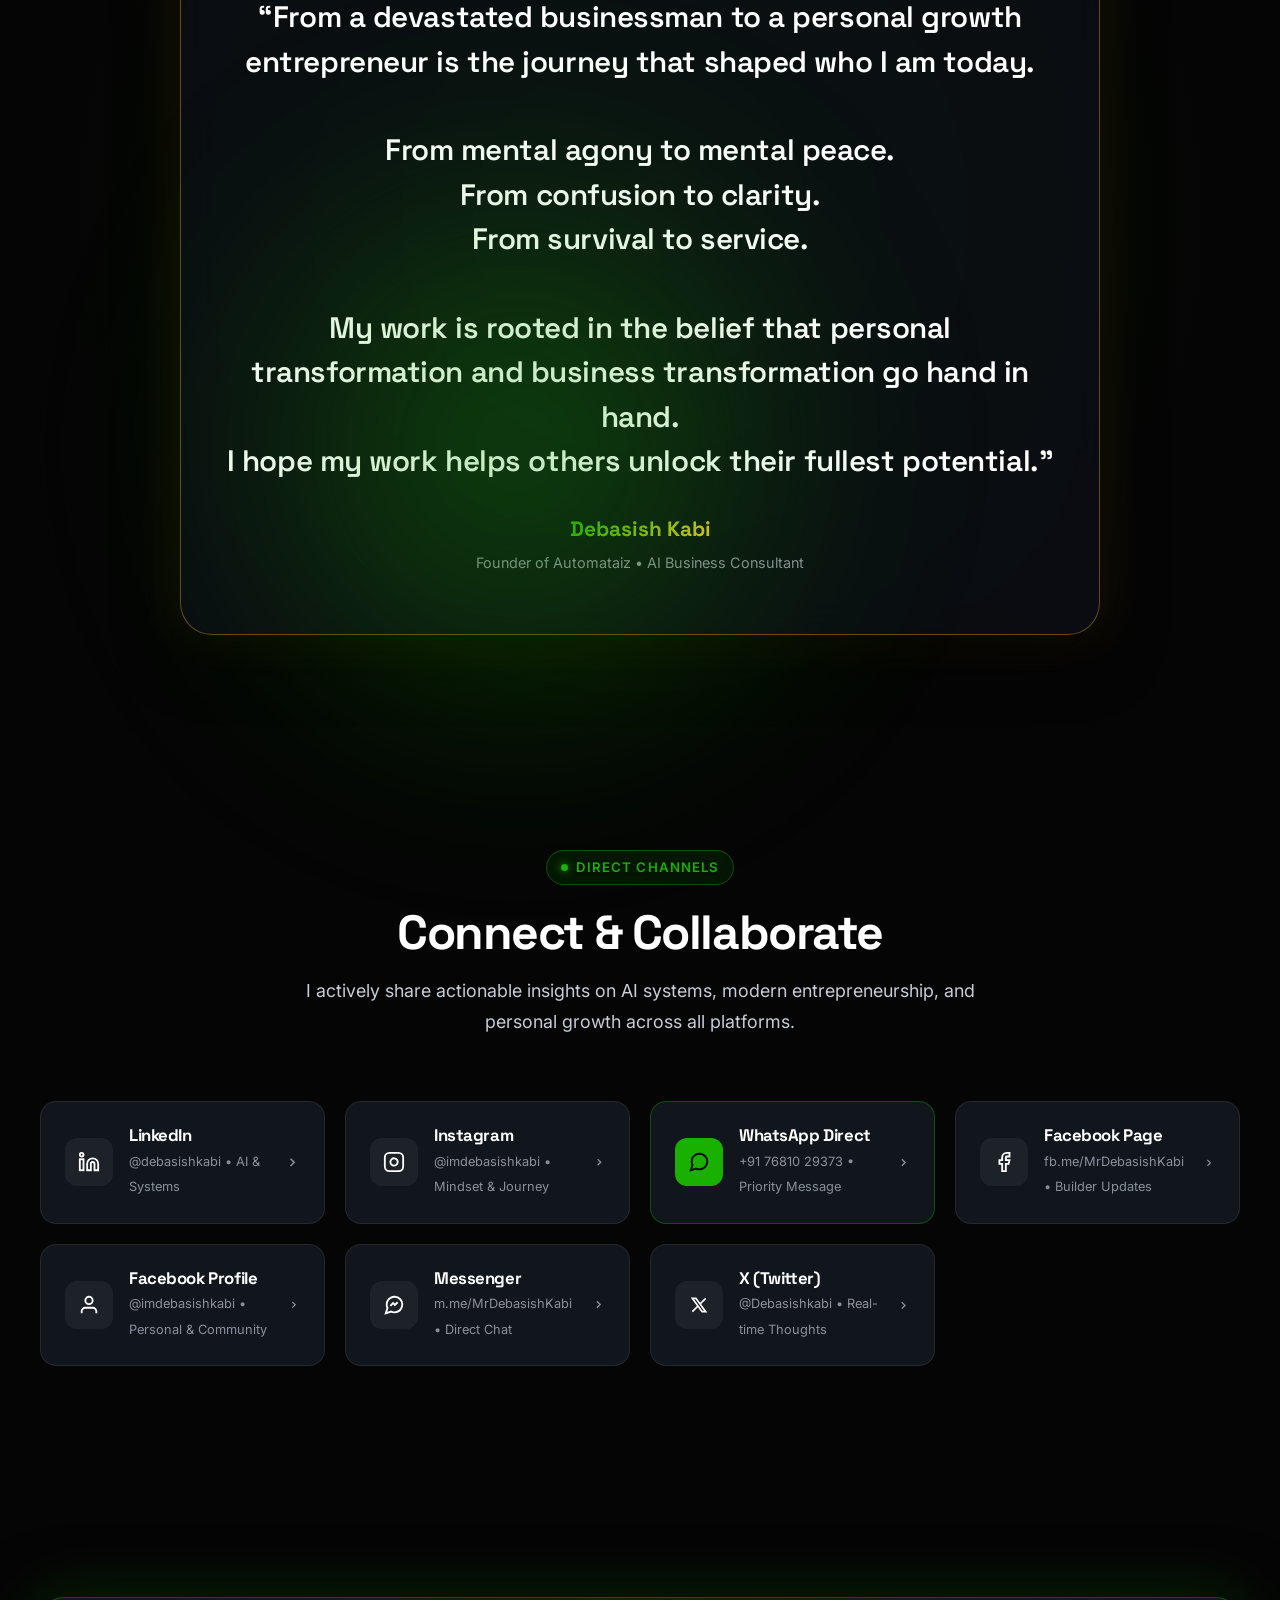
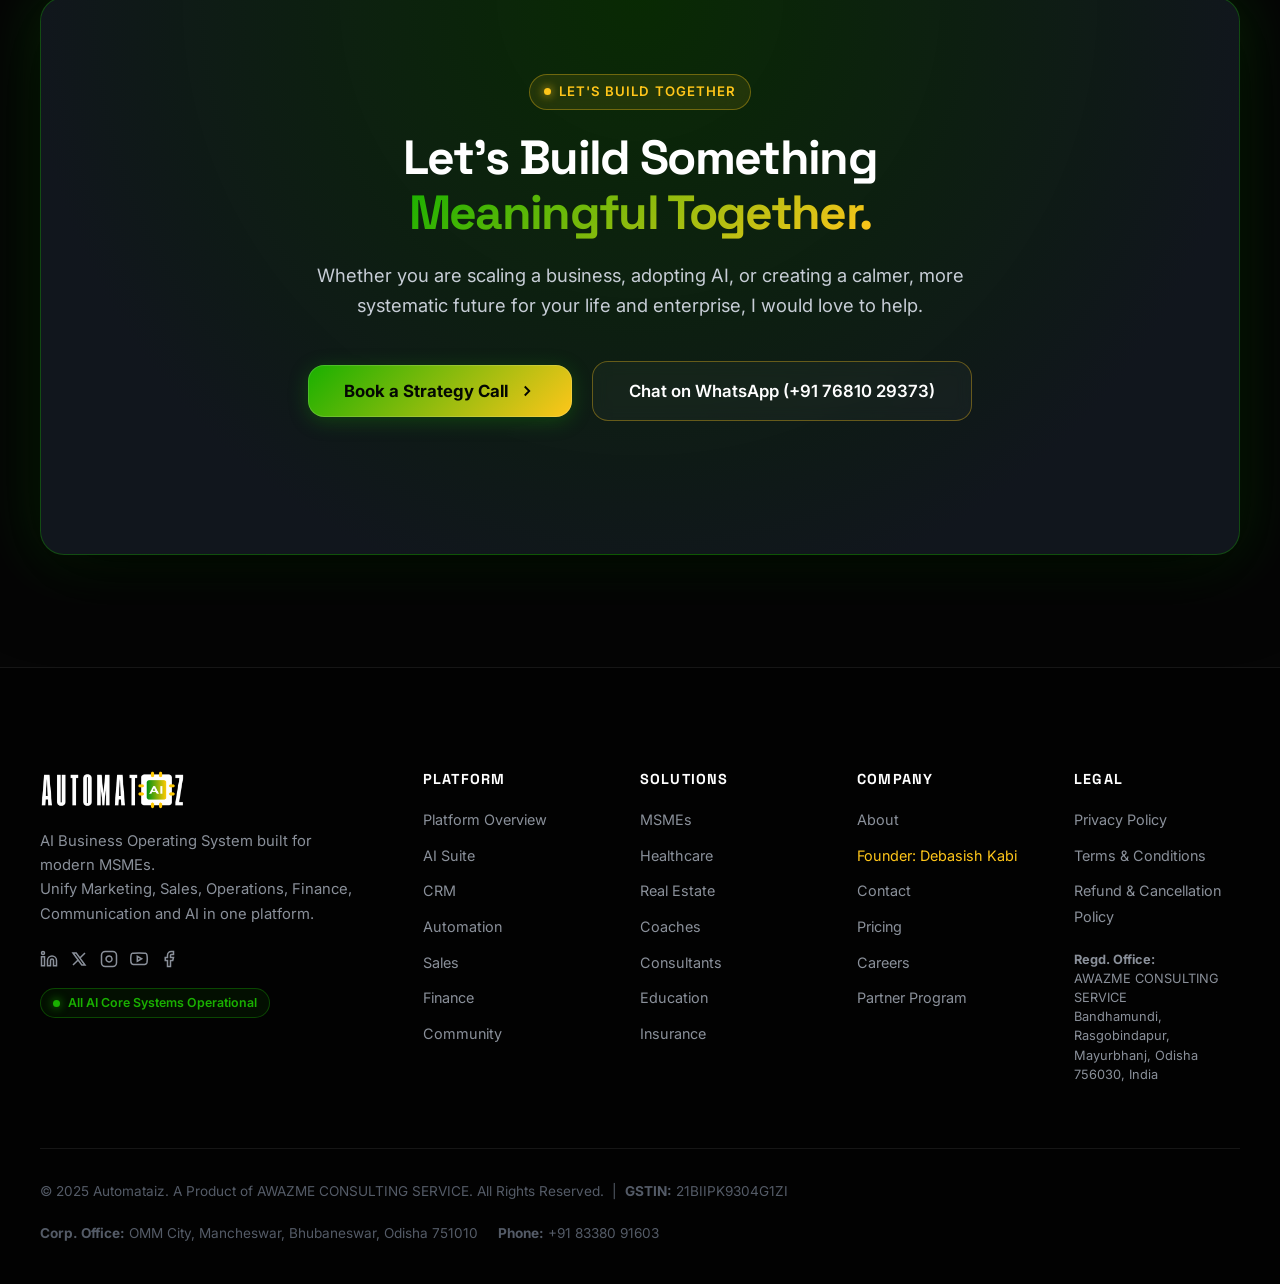
<file: founder.html>
﻿<!DOCTYPE html>
<html lang="en">
<head>
  <meta charset="UTF-8">
  <meta name="viewport" content="width=device-width, initial-scale=1.0">
  <title>Debasish Kabi – Founder of Automataiz | AI Business Consultant & Entrepreneur</title>
  <meta name="description" content="Personal website of Debasish Kabi, Founder of Automataiz. AI business consultant, entrepreneur, and growth strategist helping MSMEs scale with autonomous systems.">
  <link rel="canonical" href="https://automataiz.in/founder.html">

  <!-- Open Graph / Social SEO -->
  <meta property="og:type" content="profile">
  <meta property="og:url" content="https://automataiz.in/founder.html">
  <meta property="og:title" content="Debasish Kabi – Founder of Automataiz | AI Business Consultant & Entrepreneur">
  <meta property="og:description" content="Personal website of Debasish Kabi, Founder of Automataiz. AI business consultant, entrepreneur, and growth strategist helping MSMEs scale with autonomous systems.">
  <meta property="og:image" content="https://automataiz.in/assets/debasish-kabi.jpg">

  <!-- Twitter Card -->
  <meta name="twitter:card" content="summary_large_image">
  <meta name="twitter:url" content="https://automataiz.in/founder.html">
  <meta name="twitter:title" content="Debasish Kabi – Founder of Automataiz">
  <meta name="twitter:description" content="Personal website of Debasish Kabi, Founder of Automataiz. AI business consultant, entrepreneur, and growth strategist helping MSMEs scale with autonomous systems.">
  <meta name="twitter:image" content="https://automataiz.in/assets/debasish-kabi.jpg">
  
  <!-- Favicon PNG -->
  <link rel="icon" type="image/png" href="assets/favicon.png">
  <link rel="apple-touch-icon" href="assets/favicon.png">
  <link rel="stylesheet" href="css/style.css">

  <!-- SEO Person & Organization Schema -->
  <script type="application/ld+json">
  {
    "@context": "https://schema.org",
    "@type": "Person",
    "name": "Debasish Kabi",
    "jobTitle": "Founder & AI Business Consultant",
    "worksFor": {
      "@type": "Organization",
      "name": "Automataiz",
      "legalName": "AWAZME CONSULTING SERVICE",
      "url": "https://automataiz.in"
    },
    "image": "https://automataiz.in/assets/debasish-kabi.jpg",
    "url": "https://automataiz.in/founder.html",
    "sameAs": [
      "https://www.linkedin.com/in/debasishkabi/",
      "https://www.instagram.com/imdebasishkabi/",
      "https://fb.me/MrDebasishKabi",
      "https://www.facebook.com/imdebasishkabi",
      "https://x.com/Debasishkabi",
      "https://m.me/MrDebasishKabi"
    ],
    "description": "Founder of Automataiz, AI Business Consultant, and Growth Strategist helping MSMEs, founders, and business owners simplify growth through automation and sovereign AI operating systems.",
    "knowsAbout": [
      "Artificial Intelligence",
      "Business Automation",
      "Enterprise SaaS",
      "CRM Architecture",
      "Sales Velocity Engineering",
      "Personal Growth & Systems Thinking"
    ]
  }
  </script>
</head>
<body>

  <!-- Ambient Grid & Glow Backdrops -->
  <div class="bg-grid-overlay"></div>
  <div class="ambient-glow-bg glow-green" style="top: 5%; left: 8%; width: 550px; height: 550px;"></div>
  <div class="ambient-glow-bg glow-yellow" style="top: 35%; right: 5%; width: 600px; height: 600px;"></div>
  <div class="ambient-glow-bg glow-green" style="bottom: 15%; left: 15%; width: 650px; height: 650px;"></div>

  <!-- Header / Navigation -->
  <header class="site-nav">
    <div class="container-wide nav-inner">
      <a href="index.html" class="brand-logo" aria-label="AUTOMATAIZ Home">
        <img src="assets/logo.png" alt="AUTOMATAIZ – The AI Business OS" class="brand-logo-img">
      </a>

      <nav aria-label="Primary Navigation">
        <ul class="nav-menu">
          <li><a href="index.html" class="nav-link">Home</a></li>
          <li><a href="platform.html" class="nav-link">Platform</a></li>
          <li><a href="solutions.html" class="nav-link">Solutions</a></li>
          <li><a href="industries.html" class="nav-link">Industries</a></li>
          <li><a href="pricing.html" class="nav-link">Pricing</a></li>
          <li><a href="resources.html" class="nav-link">Resources</a></li>
          <li><a href="company.html" class="nav-link">Company</a></li>
          <li><a href="founder.html" class="nav-link active">Founder</a></li>
          <li><a href="contact.html" class="nav-link">Contact</a></li>
        </ul>
      </nav>

      <div class="nav-cta-wrap">
        <a href="https://www.linkedin.com/in/debasishkabi/" target="_blank" rel="noopener noreferrer" class="btn btn-secondary btn-sm" aria-label="LinkedIn Profile">
          <svg width="15" height="15" viewBox="0 0 24 24" fill="none" stroke="currentColor" stroke-width="2"><path d="M16 8a6 6 0 0 1 6 6v7h-4v-7a2 2 0 0 0-2-2 2 2 0 0 0-2 2v7h-4v-7a6 6 0 0 1 6-6z"></path><rect x="2" y="9" width="4" height="12"></rect><circle cx="4" cy="4" r="2"></circle></svg>
          LinkedIn
        </a>
        <button class="btn btn-primary btn-sm btn-book-demo" data-modal="strategyModal">
          Book Strategy Call
          <svg width="14" height="14" viewBox="0 0 24 24" fill="none" stroke="currentColor" stroke-width="2.5"><polyline points="9 18 15 12 9 6"></polyline></svg>
        </button>
        <button class="mobile-toggle" aria-label="Open Navigation Menu">
          <svg width="24" height="24" viewBox="0 0 24 24" fill="none" stroke="currentColor" stroke-width="2"><line x1="3" y1="12" x2="21" y2="12"></line><line x1="3" y1="6" x2="21" y2="6"></line><line x1="3" y1="18" x2="21" y2="18"></line></svg>
        </button>
      </div>
    </div>

    <!-- Mobile Drawer Navigation -->
    <div class="mobile-drawer">
      <ul class="nav-menu">
        <li><a href="index.html" class="nav-link">Home</a></li>
        <li><a href="platform.html" class="nav-link">Platform</a></li>
        <li><a href="solutions.html" class="nav-link">Solutions</a></li>
        <li><a href="industries.html" class="nav-link">Industries</a></li>
        <li><a href="pricing.html" class="nav-link">Pricing</a></li>
        <li><a href="resources.html" class="nav-link">Resources</a></li>
        <li><a href="company.html" class="nav-link">Company</a></li>
        <li><a href="founder.html" class="nav-link active">Founder</a></li>
        <li><a href="contact.html" class="nav-link">Contact</a></li>
      </ul>
      <div style="display: flex; flex-direction: column; gap: 12px; margin-top: 1.5rem;">
        <button class="btn btn-primary btn-book-demo" data-modal="strategyModal" style="width: 100%;">Book Strategy Call</button>
      </div>
    </div>
  </header>

  <!-- ====================================================================
       SECTION 01: CINEMATIC HERO
       ==================================================================== -->
  <section class="founder-hero">
    <div class="container-wide">
      <div class="founder-hero-grid">
        
        <!-- Left Hero Content -->
        <div class="founder-hero-content">
          <div style="margin-bottom: 1.25rem; display: flex; gap: 10px; flex-wrap: wrap;">
            <span class="badge-tag green"><span class="pulse-dot"></span> Founder of Automataiz</span>
            <span class="badge-tag yellow"><span class="pulse-dot yellow"></span> AI Business Consultant</span>
          </div>

          <h1 class="founder-hero-title">
            Building Businesses.<br>
            Empowering People.<br>
            <span class="hero-highlight-gradient">Transforming Through AI.</span>
          </h1>

          <p class="founder-hero-sub">
            Hi, I’m <strong>Debasish Kabi</strong>. I help MSMEs, founders, and growing business leaders dismantle operational chaos, eliminate manual bottlenecks, and achieve scalable freedom through intelligent automation, AI systems, and personal clarity.
          </p>

          <div class="hero-cta-group" style="margin-bottom: 2rem;">
            <button class="btn btn-primary btn-lg btn-book-demo" data-modal="strategyModal">
              Book a Strategy Call
              <svg width="18" height="18" viewBox="0 0 24 24" fill="none" stroke="currentColor" stroke-width="2.5"><polyline points="9 18 15 12 9 6"></polyline></svg>
            </button>
            <a href="https://www.linkedin.com/in/debasishkabi/" target="_blank" rel="noopener noreferrer" class="btn btn-secondary btn-lg">
              <svg width="18" height="18" viewBox="0 0 24 24" fill="none" stroke="currentColor" stroke-width="2"><path d="M16 8a6 6 0 0 1 6 6v7h-4v-7a2 2 0 0 0-2-2 2 2 0 0 0-2 2v7h-4v-7a6 6 0 0 1 6-6z"></path><rect x="2" y="9" width="4" height="12"></rect><circle cx="4" cy="4" r="2"></circle></svg>
              Connect on LinkedIn
            </a>
          </div>

          <!-- Quick Metrics Bar -->
          <div class="founder-quick-metrics">
            <div class="quick-metric-item">
              <span class="quick-metric-value" style="color: #FFC61A;">10+</span>
              <span class="quick-metric-label">Years Experience</span>
            </div>
            <div class="quick-metric-item">
              <span class="quick-metric-value" style="color: #19B000;">500+</span>
              <span class="quick-metric-label">Workflows Built</span>
            </div>
            <div class="quick-metric-item">
              <span class="quick-metric-value" style="color: #FFFFFF;">100%</span>
              <span class="quick-metric-label">Sovereign Architecture</span>
            </div>
            <div class="quick-metric-item">
              <span class="quick-metric-value" style="color: #FFD43B;">MSME</span>
              <span class="quick-metric-label">Growth Focus</span>
            </div>
          </div>
        </div>

        <!-- Right Portrait Visual Container -->
        <div class="founder-portrait-wrap">
          <div class="founder-halo-green"></div>
          <div class="founder-halo-yellow"></div>

          <!-- Floating Badge Top Right -->
          <div class="floating-founder-badge top-right">
            <span class="pulse-dot"></span>
            <span style="font-size: 0.85rem; font-weight: 600; color: #FFFFFF;">Available for Advisory &amp; Strategy</span>
          </div>

          <!-- Floating Badge Bottom Left -->
          <div class="floating-founder-badge bottom-left">
            <svg width="18" height="18" viewBox="0 0 24 24" fill="none" stroke="#FFC61A" stroke-width="2.5"><polygon points="12 2 15.09 8.26 22 9.27 17 14.14 18.18 21.02 12 17.77 5.82 21.02 7 14.14 2 9.27 8.91 8.26 12 2"></polygon></svg>
            <span style="font-size: 0.85rem; font-weight: 600; color: #FFFFFF;">Founder @ Automataiz (AI-BOS)</span>
          </div>

          <!-- Portrait Frame -->
          <div class="founder-portrait-frame">
            <img src="assets/debasish-kabi.jpg" alt="Debasish Kabi – Founder of Automataiz" class="founder-portrait-img" loading="eager">
          </div>
        </div>

      </div>
    </div>
  </section>

  <!-- ====================================================================
       SECTION 02: THE STORY (THE JOURNEY BEHIND THE MISSION)
       ==================================================================== -->
  <section class="section" id="story" style="background: var(--bg-secondary);">
    <div class="container">
      <div class="section-header text-center">
        <span class="badge-tag yellow"><span class="pulse-dot yellow"></span> The Raw Truth &amp; Evolution</span>
        <h2>The Journey Behind The Mission</h2>
        <p class="lead" style="max-width: 780px; margin: 1rem auto 0;">
          From a struggling entrepreneur facing uncertainty, business setbacks and mental challenges... to discovering personal growth, clarity, systems thinking and AI-driven business transformation.
        </p>
      </div>

      <div class="story-timeline-wrap">
        
        <!-- Milestone 1 -->
        <div class="story-milestone-item">
          <div class="story-milestone-node"></div>
          <div class="story-milestone-card">
            <div class="card-glass" style="border-left: 4px solid #FF5555;">
              <span style="font-size: 0.8rem; font-weight: 700; color: #FF7777; text-transform: uppercase; letter-spacing: 0.05em; display: block; margin-bottom: 6px;">Phase 01 // The Struggle &amp; Setbacks</span>
              <h3 style="font-size: 1.35rem; margin-bottom: 10px; color: #FFFFFF;">The Cost of Unstructured Hustle</h3>
              <p style="font-size: 0.95rem; color: var(--text-secondary); line-height: 1.65;">
                Early in my entrepreneurial career, I felt the heavy burden that every founder knows too well: working 14-hour days, constantly reacting to fires, and feeling chained to manual operations. When business setbacks hit, the mental agony was real. I realized that working harder without systems only leads to burnout and confusion.
              </p>
            </div>
          </div>
        </div>

        <!-- Milestone 2 -->
        <div class="story-milestone-item">
          <div class="story-milestone-node"></div>
          <div class="story-milestone-card">
            <div class="card-glass hover-yellow" style="border-left: 4px solid var(--yellow-primary);">
              <span style="font-size: 0.8rem; font-weight: 700; color: #FFC61A; text-transform: uppercase; letter-spacing: 0.05em; display: block; margin-bottom: 6px;">Phase 02 // The Inner Shift</span>
              <h3 style="font-size: 1.35rem; margin-bottom: 10px; color: #FFFFFF;">From Confusion to Personal Clarity</h3>
              <p style="font-size: 0.95rem; color: var(--text-secondary); line-height: 1.65;">
                I turned inward. I realized that a business is a mirror of its founder's inner psychology, discipline, and clarity. By rebuilding my personal daily habits, mastering emotional resilience, and studying systems thinking, I shifted from constant panic mode to deep strategic calm.
              </p>
            </div>
          </div>
        </div>

        <!-- Milestone 3 -->
        <div class="story-milestone-item">
          <div class="story-milestone-node"></div>
          <div class="story-milestone-card">
            <div class="card-glass" style="border-left: 4px solid var(--green-primary);">
              <span style="font-size: 0.8rem; font-weight: 700; color: #19B000; text-transform: uppercase; letter-spacing: 0.05em; display: block; margin-bottom: 6px;">Phase 03 // The Architecture</span>
              <h3 style="font-size: 1.35rem; margin-bottom: 10px; color: #FFFFFF;">Systems Thinking &amp; Autonomous AI</h3>
              <p style="font-size: 0.95rem; color: var(--text-secondary); line-height: 1.65;">
                I began systematically architecting business processes into automated engines. Instead of juggling 10 disconnected SaaS subscriptions, I engineered single-kernel databases and autonomous AI swarms that qualify leads, trigger campaigns, and balance ledgers automatically 24/7.
              </p>
            </div>
          </div>
        </div>

        <!-- Milestone 4 -->
        <div class="story-milestone-item">
          <div class="story-milestone-node"></div>
          <div class="story-milestone-card">
            <div class="card-glass hover-yellow" style="border-left: 4px solid var(--grad-brand);">
              <span style="font-size: 0.8rem; font-weight: 700; color: #FFC61A; text-transform: uppercase; letter-spacing: 0.05em; display: block; margin-bottom: 6px;">Phase 04 // The Mission</span>
              <h3 style="font-size: 1.35rem; margin-bottom: 10px; color: #FFFFFF;">Automataiz &amp; Giving Back Through Service</h3>
              <p style="font-size: 0.95rem; color: var(--text-secondary); line-height: 1.65;">
                My journey taught me that success is not merely making money—it is about creating systems, mastering yourself, and helping others grow. Today, through <strong>Automataiz</strong> and my consulting advisory, I dedicate my life to helping MSME founders break free from operational chaos and build profitable, scalable, sovereign businesses.
              </p>
            </div>
          </div>
        </div>

      </div>
    </div>
  </section>

  <!-- ====================================================================
       SECTION 03: WHO I HELP
       ==================================================================== -->
  <section class="section" id="who-i-help">
    <div class="container">
      <div class="section-header text-center">
        <span class="badge-tag green"><span class="pulse-dot"></span> Impact &amp; Target Verticals</span>
        <h2>Who I Help &amp; Empower</h2>
        <p class="lead" style="max-width: 720px; margin: 1rem auto 0;">
          Whether you are a solo visionary or running an established business, we replace operational friction with automated clarity.
        </p>
      </div>

      <div class="who-help-grid">
        
        <!-- Card 1: MSMEs -->
        <div class="who-help-card">
          <div style="display: flex; align-items: center; gap: 12px; margin-bottom: 8px;">
            <div class="card-icon-box" style="width: 42px; height: 42px;">
              <svg width="20" height="20" viewBox="0 0 24 24" fill="none" stroke="currentColor" stroke-width="2"><path d="M3 9l9-7 9 7v11a2 2 0 0 1-2 2H5a2 2 0 0 1-2-2z"></path></svg>
            </div>
            <h3 style="font-size: 1.2rem; color: #FFFFFF;">MSMEs</h3>
          </div>
          <div class="who-pain-box">
            <strong>Pain:</strong> Disconnected spreadsheets, delayed follow-ups, and key-person dependency.
          </div>
          <div class="who-outcome-box">
            <strong>Transformation:</strong> A unified single-screen operating system that runs marketing, sales, and accounting effortlessly.
          </div>
        </div>

        <!-- Card 2: Entrepreneurs -->
        <div class="who-help-card yellow-accent">
          <div style="display: flex; align-items: center; gap: 12px; margin-bottom: 8px;">
            <div class="card-icon-box yellow" style="width: 42px; height: 42px;">
              <svg width="20" height="20" viewBox="0 0 24 24" fill="none" stroke="currentColor" stroke-width="2"><circle cx="12" cy="12" r="10"></circle><polygon points="10 8 16 12 10 16 10 8"></polygon></svg>
            </div>
            <h3 style="font-size: 1.2rem; color: #FFFFFF;">Entrepreneurs</h3>
          </div>
          <div class="who-pain-box">
            <strong>Pain:</strong> Mental burnout, lack of daily structure, and feeling trapped inside daily firefighting.
          </div>
          <div class="who-outcome-box">
            <strong>Transformation:</strong> Automated delegation protocols, sovereign systems, and 20+ reclaimed weekly hours.
          </div>
        </div>

        <!-- Card 3: Coaches & Creators -->
        <div class="who-help-card">
          <div style="display: flex; align-items: center; gap: 12px; margin-bottom: 8px;">
            <div class="card-icon-box" style="width: 42px; height: 42px;">
              <svg width="20" height="20" viewBox="0 0 24 24" fill="none" stroke="currentColor" stroke-width="2"><path d="M22 10v6M2 10l10-5 10 5-10 5z"></path><path d="M6 12v5c3 3 9 3 12 0v-5"></path></svg>
            </div>
            <h3 style="font-size: 1.2rem; color: #FFFFFF;">Coaches</h3>
          </div>
          <div class="who-pain-box">
            <strong>Pain:</strong> Manual DM follow-ups, messy student tracking, and unpredictable revenue swings.
          </div>
          <div class="who-outcome-box">
            <strong>Transformation:</strong> Automated WhatsApp lead qualification funnels and seamless course delivery.
          </div>
        </div>

        <!-- Card 4: Consultants -->
        <div class="who-help-card yellow-accent">
          <div style="display: flex; align-items: center; gap: 12px; margin-bottom: 8px;">
            <div class="card-icon-box yellow" style="width: 42px; height: 42px;">
              <svg width="20" height="20" viewBox="0 0 24 24" fill="none" stroke="currentColor" stroke-width="2"><line x1="18" y1="20" x2="18" y2="10"></line><line x1="12" y1="20" x2="12" y2="4"></line><line x1="6" y1="20" x2="6" y2="14"></line></svg>
            </div>
            <h3 style="font-size: 1.2rem; color: #FFFFFF;">Consultants</h3>
          </div>
          <div class="who-pain-box">
            <strong>Pain:</strong> Trading hours for dollars without scalable IP assets or institutionalized client portals.
          </div>
          <div class="who-outcome-box">
            <strong>Transformation:</strong> Productized consulting engines, automated proposal closing, and recurring retainers.
          </div>
        </div>

        <!-- Card 5: Agencies -->
        <div class="who-help-card">
          <div style="display: flex; align-items: center; gap: 12px; margin-bottom: 8px;">
            <div class="card-icon-box" style="width: 42px; height: 42px;">
              <svg width="20" height="20" viewBox="0 0 24 24" fill="none" stroke="currentColor" stroke-width="2"><polygon points="12 2 2 7 12 12 22 7 12 2"></polygon><polyline points="2 17 12 22 22 17"></polyline><polyline points="2 12 12 17 22 12"></polyline></svg>
            </div>
            <h3 style="font-size: 1.2rem; color: #FFFFFF;">Agencies</h3>
          </div>
          <div class="who-pain-box">
            <strong>Pain:</strong> Heavy payroll expenses, high client churn, and fragile multi-tool tech stacks.
          </div>
          <div class="who-outcome-box">
            <strong>Transformation:</strong> Multi-tenant AI client delivery workspaces with sub-second automated reporting.
          </div>
        </div>

        <!-- Card 6: Real Estate Businesses -->
        <div class="who-help-card yellow-accent">
          <div style="display: flex; align-items: center; gap: 12px; margin-bottom: 8px;">
            <div class="card-icon-box yellow" style="width: 42px; height: 42px;">
              <svg width="20" height="20" viewBox="0 0 24 24" fill="none" stroke="currentColor" stroke-width="2"><rect x="3" y="3" width="18" height="18" rx="2" ry="2"></rect><line x1="3" y1="9" x2="21" y2="9"></line><line x1="9" y1="21" x2="9" y2="9"></line></svg>
            </div>
            <h3 style="font-size: 1.2rem; color: #FFFFFF;">Real Estate</h3>
          </div>
          <div class="who-pain-box">
            <strong>Pain:</strong> High ad costs wasted on unqualified portal leads and delayed agent response times.
          </div>
          <div class="who-outcome-box">
            <strong>Transformation:</strong> 5-second WhatsApp AI qualification and automated site visit booking sync.
          </div>
        </div>

        <!-- Card 7: Healthcare & Clinics -->
        <div class="who-help-card">
          <div style="display: flex; align-items: center; gap: 12px; margin-bottom: 8px;">
            <div class="card-icon-box" style="width: 42px; height: 42px;">
              <svg width="20" height="20" viewBox="0 0 24 24" fill="none" stroke="currentColor" stroke-width="2"><path d="M22 12h-4l-3 9L9 3l-3 9H2"></path></svg>
            </div>
            <h3 style="font-size: 1.2rem; color: #FFFFFF;">Healthcare</h3>
          </div>
          <div class="who-pain-box">
            <strong>Pain:</strong> Front desk phone congestion, missed appointments, and manual follow-up logs.
          </div>
          <div class="who-outcome-box">
            <strong>Transformation:</strong> 24/7 automated patient intake, WhatsApp appointment reminders, and zero no-shows.
          </div>
        </div>

        <!-- Card 8: Education & EdTech -->
        <div class="who-help-card yellow-accent">
          <div style="display: flex; align-items: center; gap: 12px; margin-bottom: 8px;">
            <div class="card-icon-box yellow" style="width: 42px; height: 42px;">
              <svg width="20" height="20" viewBox="0 0 24 24" fill="none" stroke="currentColor" stroke-width="2"><path d="M4 19.5A2.5 2.5 0 0 1 6.5 17H20"></path><path d="M6.5 2H20v20H6.5A2.5 2.5 0 0 1 4 19.5v-15A2.5 2.5 0 0 1 6.5 2z"></path></svg>
            </div>
            <h3 style="font-size: 1.2rem; color: #FFFFFF;">Education</h3>
          </div>
          <div class="who-pain-box">
            <strong>Pain:</strong> Slow inquiry response, high student admission drop-offs, and disjointed payment tracking.
          </div>
          <div class="who-outcome-box">
            <strong>Transformation:</strong> Real-time automated counseling bots and end-to-end enrollment workflows.
          </div>
        </div>

        <!-- Card 9: Service Companies -->
        <div class="who-help-card">
          <div style="display: flex; align-items: center; gap: 12px; margin-bottom: 8px;">
            <div class="card-icon-box" style="width: 42px; height: 42px;">
              <svg width="20" height="20" viewBox="0 0 24 24" fill="none" stroke="currentColor" stroke-width="2"><circle cx="12" cy="12" r="3"></circle><path d="M19.4 15a1.65 1.65 0 0 0 .33 1.82l.06.06a2 2 0 0 1 0 2.83 2 2 0 0 1-2.83 0l-.06-.06a1.65 1.65 0 0 0-1.82-.33 1.65 1.65 0 0 0-1 1.51V21a2 2 0 0 1-2 2 2 2 0 0 1-2-2v-.09A1.65 1.65 0 0 0 9 19.4a1.65 1.65 0 0 0-1.82.33l-.06.06a2 2 0 0 1-2.83 0 2 2 0 0 1 0-2.83l.06-.06a1.65 1.65 0 0 0 .33-1.82 1.65 1.65 0 0 0-1.51-1H3a2 2 0 0 1-2-2 2 2 0 0 1 2-2h.09A1.65 1.65 0 0 0 4.6 9a1.65 1.65 0 0 0-.33-1.82l-.06-.06a2 2 0 0 1 0-2.83 2 2 0 0 1 2.83 0l.06.06a1.65 1.65 0 0 0 1.82.33H9a1.65 1.65 0 0 0 1-1.51V3a2 2 0 0 1 2-2 2 2 0 0 1 2 2v.09a1.65 1.65 0 0 0 1 1.51 1.65 1.65 0 0 0 1.82-.33l.06-.06a2 2 0 0 1 2.83 0 2 2 0 0 1 0 2.83l-.06.06a1.65 1.65 0 0 0-.33 1.82V9a1.65 1.65 0 0 0 1.51 1H21a2 2 0 0 1 2 2 2 2 0 0 1-2 2h-.09a1.65 1.65 0 0 0-1.51 1z"></path></svg>
            </div>
            <h3 style="font-size: 1.2rem; color: #FFFFFF;">Service Companies</h3>
          </div>
          <div class="who-pain-box">
            <strong>Pain:</strong> Disorganized job scheduling, delayed payments, and unorganized customer records.
          </div>
          <div class="who-outcome-box">
            <strong>Transformation:</strong> Automated GST invoicing, instant quote generators, and field dispatch tracking.
          </div>
        </div>

        <!-- Card 10: Startups -->
        <div class="who-help-card yellow-accent">
          <div style="display: flex; align-items: center; gap: 12px; margin-bottom: 8px;">
            <div class="card-icon-box yellow" style="width: 42px; height: 42px;">
              <svg width="20" height="20" viewBox="0 0 24 24" fill="none" stroke="currentColor" stroke-width="2"><path d="M13 2L3 14h9l-1 8 10-12h-9l1-8z"></path></svg>
            </div>
            <h3 style="font-size: 1.2rem; color: #FFFFFF;">Startups</h3>
          </div>
          <div class="who-pain-box">
            <strong>Pain:</strong> Burning precious runway on expensive disconnected SaaS tool subscriptions.
          </div>
          <div class="who-outcome-box">
            <strong>Transformation:</strong> 1 single sovereign AI-BOS replacing 12 tools and accelerating go-to-market speed.
          </div>
        </div>

      </div>
    </div>
  </section>

  <!-- ====================================================================
       SECTION 04: WHAT I DO (INTERACTIVE SERVICE SUITE)
       ==================================================================== -->
  <section class="section" id="what-i-do" style="background: var(--bg-secondary);">
    <div class="container">
      <div class="section-header text-center">
        <span class="badge-tag yellow"><span class="pulse-dot yellow"></span> Strategic Advisory &amp; Execution</span>
        <h2>What I Do</h2>
        <p class="lead" style="max-width: 720px; margin: 1rem auto 0;">
          Hands-on architectural advisory to take your business from chaotic manual hustle to smooth autonomous leverage.
        </p>
      </div>

      <div class="what-i-do-grid">
        
        <!-- 1. AI Business Strategy -->
        <div class="service-interactive-card">
          <div class="card-icon-box yellow">
            <svg width="22" height="22" viewBox="0 0 24 24" fill="none" stroke="currentColor" stroke-width="2"><circle cx="12" cy="12" r="10"></circle><line x1="2" y1="12" x2="22" y2="12"></line><path d="M12 2a15.3 15.3 0 0 1 4 10 15.3 15.3 0 0 1-4 10 15.3 15.3 0 0 1-4-10 15.3 15.3 0 0 1 4-10z"></path></svg>
          </div>
          <h3 style="font-size: 1.25rem; margin: 14px 0 8px; color: #FFFFFF;">1. AI Business Strategy</h3>
          <p style="font-size: 0.9rem; color: var(--text-secondary);">
            Crafting clear, ROI-focused AI roadmaps tailored to your industry, eliminating hype and focusing purely on compounding profit and operational speed.
          </p>
          <ul class="service-deliverables">
            <li><svg width="14" height="14" viewBox="0 0 24 24" fill="none" stroke="currentColor" stroke-width="3"><polyline points="20 6 9 17 4 12"></polyline></svg> High-leverage AI opportunity audit</li>
            <li><svg width="14" height="14" viewBox="0 0 24 24" fill="none" stroke="currentColor" stroke-width="3"><polyline points="20 6 9 17 4 12"></polyline></svg> Operational bottleneck mapping</li>
            <li><svg width="14" height="14" viewBox="0 0 24 24" fill="none" stroke="currentColor" stroke-width="3"><polyline points="20 6 9 17 4 12"></polyline></svg> 90-day AI rollout timeline</li>
          </ul>
        </div>

        <!-- 2. Business Automation -->
        <div class="service-interactive-card">
          <div class="card-icon-box">
            <svg width="22" height="22" viewBox="0 0 24 24" fill="none" stroke="currentColor" stroke-width="2"><polyline points="16 18 22 12 16 6"></polyline><polyline points="8 6 2 12 8 18"></polyline></svg>
          </div>
          <h3 style="font-size: 1.25rem; margin: 14px 0 8px; color: #FFFFFF;">2. Business Automation</h3>
          <p style="font-size: 0.9rem; color: var(--text-secondary);">
            Automating 80% of repetitive operational tasks across marketing, sales, onboarding, fulfillment, and customer communication.
          </p>
          <ul class="service-deliverables">
            <li><svg width="14" height="14" viewBox="0 0 24 24" fill="none" stroke="currentColor" stroke-width="3"><polyline points="20 6 9 17 4 12"></polyline></svg> End-to-end visual workflow design</li>
            <li><svg width="14" height="14" viewBox="0 0 24 24" fill="none" stroke="currentColor" stroke-width="3"><polyline points="20 6 9 17 4 12"></polyline></svg> Zero human error execution</li>
            <li><svg width="14" height="14" viewBox="0 0 24 24" fill="none" stroke="currentColor" stroke-width="3"><polyline points="20 6 9 17 4 12"></polyline></svg> Native WhatsApp Cloud API triggers</li>
          </ul>
        </div>

        <!-- 3. Growth Systems -->
        <div class="service-interactive-card">
          <div class="card-icon-box yellow">
            <svg width="22" height="22" viewBox="0 0 24 24" fill="none" stroke="currentColor" stroke-width="2"><path d="M23 6l-9.5 9.5-5-5L1 18"></path><polyline points="17 6 23 6 23 12"></polyline></svg>
          </div>
          <h3 style="font-size: 1.25rem; margin: 14px 0 8px; color: #FFFFFF;">3. Growth Systems</h3>
          <p style="font-size: 0.9rem; color: var(--text-secondary);">
            Building predictable client acquisition engines that generate high-intent inbound inquiries and convert them automatically.
          </p>
          <ul class="service-deliverables">
            <li><svg width="14" height="14" viewBox="0 0 24 24" fill="none" stroke="currentColor" stroke-width="3"><polyline points="20 6 9 17 4 12"></polyline></svg> Omnichannel lead capture funnels</li>
            <li><svg width="14" height="14" viewBox="0 0 24 24" fill="none" stroke="currentColor" stroke-width="3"><polyline points="20 6 9 17 4 12"></polyline></svg> Automated nurture cadences</li>
            <li><svg width="14" height="14" viewBox="0 0 24 24" fill="none" stroke="currentColor" stroke-width="3"><polyline points="20 6 9 17 4 12"></polyline></svg> Real-time conversion analytics</li>
          </ul>
        </div>

        <!-- 4. CRM Implementation -->
        <div class="service-interactive-card">
          <div class="card-icon-box">
            <svg width="22" height="22" viewBox="0 0 24 24" fill="none" stroke="currentColor" stroke-width="2"><path d="M17 21v-2a4 4 0 0 0-4-4H5a4 4 0 0 0-4 4v2"></path><circle cx="9" cy="7" r="4"></circle><path d="M23 21v-2a4 4 0 0 0-3-3.87"></path><path d="M16 3.13a4 4 0 0 1 0 7.75"></path></svg>
          </div>
          <h3 style="font-size: 1.25rem; margin: 14px 0 8px; color: #FFFFFF;">4. CRM Implementation</h3>
          <p style="font-size: 0.9rem; color: var(--text-secondary);">
            Deploying a single source of truth for customer data with automated lead scoring, dynamic stages, and instant chat history.
          </p>
          <ul class="service-deliverables">
            <li><svg width="14" height="14" viewBox="0 0 24 24" fill="none" stroke="currentColor" stroke-width="3"><polyline points="20 6 9 17 4 12"></polyline></svg> 360° Smart customer profiles</li>
            <li><svg width="14" height="14" viewBox="0 0 24 24" fill="none" stroke="currentColor" stroke-width="3"><polyline points="20 6 9 17 4 12"></polyline></svg> Zero lead leakage guarantee</li>
            <li><svg width="14" height="14" viewBox="0 0 24 24" fill="none" stroke="currentColor" stroke-width="3"><polyline points="20 6 9 17 4 12"></polyline></svg> Automatic conversation logging</li>
          </ul>
        </div>

        <!-- 5. Sales Process Design -->
        <div class="service-interactive-card">
          <div class="card-icon-box yellow">
            <svg width="22" height="22" viewBox="0 0 24 24" fill="none" stroke="currentColor" stroke-width="2"><polygon points="13 2 3 14 12 14 11 22 21 10 12 10 13 2"></polygon></svg>
          </div>
          <h3 style="font-size: 1.25rem; margin: 14px 0 8px; color: #FFFFFF;">5. Sales Process Design</h3>
          <p style="font-size: 0.9rem; color: var(--text-secondary);">
            Engineering lightning-fast sales velocity architectures that shorten closing cycles from weeks down to minutes.
          </p>
          <ul class="service-deliverables">
            <li><svg width="14" height="14" viewBox="0 0 24 24" fill="none" stroke="currentColor" stroke-width="3"><polyline points="20 6 9 17 4 12"></polyline></svg> Sub-10-second response protocols</li>
            <li><svg width="14" height="14" viewBox="0 0 24 24" fill="none" stroke="currentColor" stroke-width="3"><polyline points="20 6 9 17 4 12"></polyline></svg> Automated dynamic proposals</li>
            <li><svg width="14" height="14" viewBox="0 0 24 24" fill="none" stroke="currentColor" stroke-width="3"><polyline points="20 6 9 17 4 12"></polyline></svg> WhatsApp payment checkout links</li>
          </ul>
        </div>

        <!-- 6. Marketing Systems -->
        <div class="service-interactive-card">
          <div class="card-icon-box">
            <svg width="22" height="22" viewBox="0 0 24 24" fill="none" stroke="currentColor" stroke-width="2"><path d="M21 15a2 2 0 0 1-2 2H7l-4 4V5a2 2 0 0 1 2-2h14a2 2 0 0 1 2 2z"></path></svg>
          </div>
          <h3 style="font-size: 1.25rem; margin: 14px 0 8px; color: #FFFFFF;">6. Marketing Systems</h3>
          <p style="font-size: 0.9rem; color: var(--text-secondary);">
            Connecting broadcast marketing, social inbound channels, and broadcast messaging into one cohesive conversion engine.
          </p>
          <ul class="service-deliverables">
            <li><svg width="14" height="14" viewBox="0 0 24 24" fill="none" stroke="currentColor" stroke-width="3"><polyline points="20 6 9 17 4 12"></polyline></svg> WhatsApp 98% open-rate campaigns</li>
            <li><svg width="14" height="14" viewBox="0 0 24 24" fill="none" stroke="currentColor" stroke-width="3"><polyline points="20 6 9 17 4 12"></polyline></svg> Automated lead segmentation</li>
            <li><svg width="14" height="14" viewBox="0 0 24 24" fill="none" stroke="currentColor" stroke-width="3"><polyline points="20 6 9 17 4 12"></polyline></svg> Closed-loop revenue attribution</li>
          </ul>
        </div>

        <!-- 7. AI Adoption & Enablement -->
        <div class="service-interactive-card">
          <div class="card-icon-box yellow">
            <svg width="22" height="22" viewBox="0 0 24 24" fill="none" stroke="currentColor" stroke-width="2"><circle cx="12" cy="12" r="3"></circle><path d="M12 1v4M12 19v4M4.22 4.22l2.83 2.83M16.95 16.95l2.83 2.83M1 12h4M19 12h4M4.22 19.78l2.83-2.83M16.95 7.05l2.83-2.83"></path></svg>
          </div>
          <h3 style="font-size: 1.25rem; margin: 14px 0 8px; color: #FFFFFF;">7. AI Adoption</h3>
          <p style="font-size: 0.9rem; color: var(--text-secondary);">
            Empowering your internal team with autonomous AI specialist swarms, turning 1 operator into a 10-person output machine.
          </p>
          <ul class="service-deliverables">
            <li><svg width="14" height="14" viewBox="0 0 24 24" fill="none" stroke="currentColor" stroke-width="3"><polyline points="20 6 9 17 4 12"></polyline></svg> Autonomous agent deployment</li>
            <li><svg width="14" height="14" viewBox="0 0 24 24" fill="none" stroke="currentColor" stroke-width="3"><polyline points="20 6 9 17 4 12"></polyline></svg> Zero technical complexity training</li>
            <li><svg width="14" height="14" viewBox="0 0 24 24" fill="none" stroke="currentColor" stroke-width="3"><polyline points="20 6 9 17 4 12"></polyline></svg> Human-in-the-loop governance</li>
          </ul>
        </div>

        <!-- 8. Digital Transformation -->
        <div class="service-interactive-card">
          <div class="card-icon-box">
            <svg width="22" height="22" viewBox="0 0 24 24" fill="none" stroke="currentColor" stroke-width="2"><rect x="2" y="3" width="20" height="14" rx="2" ry="2"></rect><line x1="8" y1="21" x2="16" y2="21"></line><line x1="12" y1="17" x2="12" y2="21"></line></svg>
          </div>
          <h3 style="font-size: 1.25rem; margin: 14px 0 8px; color: #FFFFFF;">8. Digital Transformation</h3>
          <p style="font-size: 0.9rem; color: var(--text-secondary);">
            Upgrading legacy manual paper and spreadsheet operations into modern, cloud-native real-time digital architecture.
          </p>
          <ul class="service-deliverables">
            <li><svg width="14" height="14" viewBox="0 0 24 24" fill="none" stroke="currentColor" stroke-width="3"><polyline points="20 6 9 17 4 12"></polyline></svg> Legacy system migration</li>
            <li><svg width="14" height="14" viewBox="0 0 24 24" fill="none" stroke="currentColor" stroke-width="3"><polyline points="20 6 9 17 4 12"></polyline></svg> Cloud infrastructure consolidation</li>
            <li><svg width="14" height="14" viewBox="0 0 24 24" fill="none" stroke="currentColor" stroke-width="3"><polyline points="20 6 9 17 4 12"></polyline></svg> 99.99% operational uptime</li>
          </ul>
        </div>

        <!-- 9. Business Operating Systems -->
        <div class="service-interactive-card">
          <div class="card-icon-box yellow">
            <svg width="22" height="22" viewBox="0 0 24 24" fill="none" stroke="currentColor" stroke-width="2"><polygon points="12 2 2 7 12 12 22 7 12 2"></polygon><polyline points="2 17 12 22 22 17"></polyline><polyline points="2 12 12 17 22 12"></polyline></svg>
          </div>
          <h3 style="font-size: 1.25rem; margin: 14px 0 8px; color: #FFFFFF;">9. Business Operating Systems</h3>
          <p style="font-size: 0.9rem; color: var(--text-secondary);">
            Designing the central single-kernel platform (AI-BOS) that unites Marketing, Sales, Operations, Finance, and AI in one screen.
          </p>
          <ul class="service-deliverables">
            <li><svg width="14" height="14" viewBox="0 0 24 24" fill="none" stroke="currentColor" stroke-width="3"><polyline points="20 6 9 17 4 12"></polyline></svg> Complete company unification</li>
            <li><svg width="14" height="14" viewBox="0 0 24 24" fill="none" stroke="currentColor" stroke-width="3"><polyline points="20 6 9 17 4 12"></polyline></svg> Live executive dashboarding</li>
            <li><svg width="14" height="14" viewBox="0 0 24 24" fill="none" stroke="currentColor" stroke-width="3"><polyline points="20 6 9 17 4 12"></polyline></svg> Automataiz platform deployment</li>
          </ul>
        </div>

      </div>
    </div>
  </section>

  <!-- ====================================================================
       SECTION 05: THE AUTOMATAIZ VISION
       ==================================================================== -->
  <section class="section" id="vision">
    <div class="container">
      <div class="section-header text-center">
        <span class="badge-tag green"><span class="pulse-dot"></span> Sovereign Enterprise Vision</span>
        <h2>Why I Built Automataiz</h2>
        <p class="lead" style="max-width: 780px; margin: 1rem auto 0;">
          Modern businesses are drowning in disconnected SaaS subscriptions, broken Zapier webhooks, and manual copy-pasting. Automataiz was built to unify everything into a single sovereign kernel.
        </p>
      </div>

      <div class="vision-ecosystem-box">
        <div style="text-align: center; max-width: 700px; margin: 0 auto 2rem;">
          <h3 style="font-size: 1.6rem; color: #FFFFFF; margin-bottom: 8px;">The Architecture Shift</h3>
          <p style="color: var(--text-secondary); font-size: 0.95rem;">
            Why stitch together 10 brittle tools when you can operate on one single sovereign AI operating system?
          </p>
        </div>

        <div class="ecosystem-comparison-grid">
          <!-- The Broken Old Stack -->
          <div class="ecosystem-col old-way">
            <span style="color: #FF5555; font-weight: 700; font-size: 0.9rem; text-transform: uppercase; display: flex; align-items: center; gap: 8px; margin-bottom: 16px;">
              <svg width="18" height="18" viewBox="0 0 24 24" fill="none" stroke="currentColor" stroke-width="2.5"><circle cx="12" cy="12" r="10"></circle><line x1="15" y1="9" x2="9" y2="15"></line><line x1="9" y1="9" x2="15" y2="15"></line></svg>
              The Broken 10-Tool Stack (Old Way)
            </span>
            <ul style="list-style: none; display: flex; flex-direction: column; gap: 10px; font-size: 0.88rem; color: var(--text-muted);">
              <li>❌ 10 Separate Logins &amp; Passwords</li>
              <li>❌ ₹1,20,000+ Monthly SaaS Subscription Waste</li>
              <li>❌ Fragile Zapier &amp; Make Webhooks That Break</li>
              <li>❌ Customer Data Trapped in Siloed Databases</li>
              <li>❌ Hours Wasted Manually Copy-Pasting Leads</li>
              <li>❌ Zero AI Cohesion &amp; Constant Integration Headaches</li>
            </ul>
          </div>

          <!-- The Automataiz AI-BOS Way -->
          <div class="ecosystem-col new-way">
            <span style="color: #19B000; font-weight: 700; font-size: 0.9rem; text-transform: uppercase; display: flex; align-items: center; gap: 8px; margin-bottom: 16px;">
              <svg width="18" height="18" viewBox="0 0 24 24" fill="none" stroke="currentColor" stroke-width="2.5"><circle cx="12" cy="12" r="10"></circle><polyline points="16 10 11 15 8 12"></polyline></svg>
              The Automataiz AI-BOS (Modern Way)
            </span>
            <ul style="list-style: none; display: flex; flex-direction: column; gap: 10px; font-size: 0.88rem; color: #FFFFFF;">
              <li>⚡ 1 Unified Sovereign Operating System</li>
              <li>⚡ Single-Kernel Shared Event Architecture</li>
              <li>⚡ Native Meta WhatsApp Cloud API Integration</li>
              <li>⚡ Autonomous Specialist Multi-Agent Swarms</li>
              <li>⚡ Real-Time Ledger &amp; Automated GST Invoicing</li>
              <li>⚡ 60% Cost Reduction &amp; 10X Faster Execution</li>
            </ul>
          </div>
        </div>

        <div style="text-align: center; margin-top: 2.5rem;">
          <a href="platform.html" class="btn btn-primary">
            Explore Automataiz Platform Architecture →
          </a>
        </div>
      </div>
    </div>
  </section>

  <!-- ====================================================================
       SECTION 06: CORE BELIEFS
       ==================================================================== -->
  <section class="section" id="beliefs" style="background: var(--bg-secondary);">
    <div class="container">
      <div class="section-header text-center">
        <span class="badge-tag yellow"><span class="pulse-dot yellow"></span> Principles of Building &amp; Living</span>
        <h2>7 Core Beliefs That Guide My Work</h2>
        <p class="lead" style="max-width: 720px; margin: 1rem auto 0;">
          Principles forged through real-world entrepreneurial battles, personal transformation, and engineering discipline.
        </p>
      </div>

      <div class="beliefs-grid">
        
        <!-- Belief 1 -->
        <div class="belief-glass-card">
          <span class="belief-number">01 // CLARITY &amp; CALM</span>
          <h3 style="font-size: 1.2rem; color: #FFFFFF; margin-bottom: 10px;">Technology Should Simplify Life</h3>
          <p style="font-size: 0.9rem; color: var(--text-secondary);">
            If a tool adds cognitive exhaustion or makes your day more chaotic, it has failed. True technological mastery creates calm, space, and effortless leverage.
          </p>
        </div>

        <!-- Belief 2 -->
        <div class="belief-glass-card">
          <span class="belief-number">02 // LEVERAGE</span>
          <h3 style="font-size: 1.2rem; color: #FFFFFF; margin-bottom: 10px;">Systems Create Freedom</h3>
          <p style="font-size: 0.9rem; color: var(--text-secondary);">
            Discipline and structured workflows do not constrain you—they liberate your mind, your time, and your energy so you can focus on high-impact strategic creation.
          </p>
        </div>

        <!-- Belief 3 -->
        <div class="belief-glass-card">
          <span class="belief-number">03 // HUMANITY</span>
          <h3 style="font-size: 1.2rem; color: #FFFFFF; margin-bottom: 10px;">AI Should Empower People</h3>
          <p style="font-size: 0.9rem; color: var(--text-secondary);">
            Artificial intelligence is not built to diminish human soul and creativity, but to lift the burden of repetitive drudgery so humans can lead, connect, and inspire.
          </p>
        </div>

        <!-- Belief 4 -->
        <div class="belief-glass-card">
          <span class="belief-number">04 // PURPOSE</span>
          <h3 style="font-size: 1.2rem; color: #FFFFFF; margin-bottom: 10px;">Business Should Create Impact</h3>
          <p style="font-size: 0.9rem; color: var(--text-secondary);">
            Profit is essential fuel, but solving real human problems, creating lasting client value, and uplifting teams is the ultimate scorecard of meaningful entrepreneurship.
          </p>
        </div>

        <!-- Belief 5 -->
        <div class="belief-glass-card">
          <span class="belief-number">05 // MASTERY</span>
          <h3 style="font-size: 1.2rem; color: #FFFFFF; margin-bottom: 10px;">Personal Growth Drives Business Growth</h3>
          <p style="font-size: 0.9rem; color: var(--text-secondary);">
            Your business will never outperform your own personal self-discipline, emotional resilience, and mindset. When the founder grows, the enterprise elevates.
          </p>
        </div>

        <!-- Belief 6 -->
        <div class="belief-glass-card">
          <span class="belief-number">06 // PATIENCE</span>
          <h3 style="font-size: 1.2rem; color: #FFFFFF; margin-bottom: 10px;">Long-Term Thinking Wins</h3>
          <p style="font-size: 0.9rem; color: var(--text-secondary);">
            Short-term shortcuts create long-term debt. Compound interest rewards patient engineering, uncompromising code quality, deep integrity, and authentic trust.
          </p>
        </div>

        <!-- Belief 7 -->
        <div class="belief-glass-card" style="grid-column: 1 / -1;">
          <span class="belief-number">07 // HIGHER CALLING</span>
          <h3 style="font-size: 1.2rem; color: #FFFFFF; margin-bottom: 10px;">Service Creates True Meaning</h3>
          <p style="font-size: 0.9rem; color: var(--text-secondary); max-width: 800px;">
            When you transition from survival mode to dedicating your daily craft to serving others wholeheartedly, fear dissolves, clarity takes over, and abundance flows naturally.
          </p>
        </div>

      </div>
    </div>
  </section>

  <!-- ====================================================================
       SECTION 07: EXPERTISE & STRATEGIC MASTERY
       ==================================================================== -->
  <section class="section" id="expertise">
    <div class="container">
      <div class="section-header text-center">
        <span class="badge-tag green"><span class="pulse-dot"></span> Core Competencies</span>
        <h2>Multidisciplinary Strategic Expertise</h2>
        <p class="lead" style="max-width: 720px; margin: 1rem auto 0;">
          A unique blend of systems architecture, growth engineering, and human-centric leadership.
        </p>
      </div>

      <div class="expertise-dashboard-grid">
        
        <!-- Skill 1 -->
        <div class="expertise-meter-card">
          <div class="radial-progress-circle">
            <svg viewBox="0 0 36 36">
              <path class="circle-bg" d="M18 2.0845 a 15.9155 15.9155 0 0 1 0 31.831 a 15.9155 15.9155 0 0 1 0 -31.831"/>
              <path class="circle-val" stroke-dasharray="96, 100" d="M18 2.0845 a 15.9155 15.9155 0 0 1 0 31.831 a 15.9155 15.9155 0 0 1 0 -31.831"/>
            </svg>
            <span class="radial-percent-text">96%</span>
          </div>
          <div>
            <h4 style="font-size: 1.05rem; color: #FFFFFF;">AI &amp; Autonomous Agents</h4>
            <span style="font-size: 0.8rem; color: var(--text-muted);">Multi-Agent Swarms &amp; RAG</span>
          </div>
        </div>

        <!-- Skill 2 -->
        <div class="expertise-meter-card">
          <div class="radial-progress-circle yellow">
            <svg viewBox="0 0 36 36">
              <path class="circle-bg" d="M18 2.0845 a 15.9155 15.9155 0 0 1 0 31.831 a 15.9155 15.9155 0 0 1 0 -31.831"/>
              <path class="circle-val" stroke-dasharray="98, 100" d="M18 2.0845 a 15.9155 15.9155 0 0 1 0 31.831 a 15.9155 15.9155 0 0 1 0 -31.831"/>
            </svg>
            <span class="radial-percent-text">98%</span>
          </div>
          <div>
            <h4 style="font-size: 1.05rem; color: #FFFFFF;">Business Strategy</h4>
            <span style="font-size: 0.8rem; color: var(--text-muted);">Systems Architecture &amp; Scale</span>
          </div>
        </div>

        <!-- Skill 3 -->
        <div class="expertise-meter-card">
          <div class="radial-progress-circle">
            <svg viewBox="0 0 36 36">
              <path class="circle-bg" d="M18 2.0845 a 15.9155 15.9155 0 0 1 0 31.831 a 15.9155 15.9155 0 0 1 0 -31.831"/>
              <path class="circle-val" stroke-dasharray="94, 100" d="M18 2.0845 a 15.9155 15.9155 0 0 1 0 31.831 a 15.9155 15.9155 0 0 1 0 -31.831"/>
            </svg>
            <span class="radial-percent-text">94%</span>
          </div>
          <div>
            <h4 style="font-size: 1.05rem; color: #FFFFFF;">Sales Systems</h4>
            <span style="font-size: 0.8rem; color: var(--text-muted);">Pipeline Velocity Engineering</span>
          </div>
        </div>

        <!-- Skill 4 -->
        <div class="expertise-meter-card">
          <div class="radial-progress-circle yellow">
            <svg viewBox="0 0 36 36">
              <path class="circle-bg" d="M18 2.0845 a 15.9155 15.9155 0 0 1 0 31.831 a 15.9155 15.9155 0 0 1 0 -31.831"/>
              <path class="circle-val" stroke-dasharray="98, 100" d="M18 2.0845 a 15.9155 15.9155 0 0 1 0 31.831 a 15.9155 15.9155 0 0 1 0 -31.831"/>
            </svg>
            <span class="radial-percent-text">98%</span>
          </div>
          <div>
            <h4 style="font-size: 1.05rem; color: #FFFFFF;">WhatsApp &amp; Marketing</h4>
            <span style="font-size: 0.8rem; color: var(--text-muted);">Cloud API Broadcast Automation</span>
          </div>
        </div>

        <!-- Skill 5 -->
        <div class="expertise-meter-card">
          <div class="radial-progress-circle">
            <svg viewBox="0 0 36 36">
              <path class="circle-bg" d="M18 2.0845 a 15.9155 15.9155 0 0 1 0 31.831 a 15.9155 15.9155 0 0 1 0 -31.831"/>
              <path class="circle-val" stroke-dasharray="92, 100" d="M18 2.0845 a 15.9155 15.9155 0 0 1 0 31.831 a 15.9155 15.9155 0 0 1 0 -31.831"/>
            </svg>
            <span class="radial-percent-text">92%</span>
          </div>
          <div>
            <h4 style="font-size: 1.05rem; color: #FFFFFF;">Digital Transformation</h4>
            <span style="font-size: 0.8rem; color: var(--text-muted);">Cloud Native Modernization</span>
          </div>
        </div>

        <!-- Skill 6 -->
        <div class="expertise-meter-card">
          <div class="radial-progress-circle yellow">
            <svg viewBox="0 0 36 36">
              <path class="circle-bg" d="M18 2.0845 a 15.9155 15.9155 0 0 1 0 31.831 a 15.9155 15.9155 0 0 1 0 -31.831"/>
              <path class="circle-val" stroke-dasharray="95, 100" d="M18 2.0845 a 15.9155 15.9155 0 0 1 0 31.831 a 15.9155 15.9155 0 0 1 0 -31.831"/>
            </svg>
            <span class="radial-percent-text">95%</span>
          </div>
          <div>
            <h4 style="font-size: 1.05rem; color: #FFFFFF;">Growth Planning</h4>
            <span style="font-size: 0.8rem; color: var(--text-muted);">GTM &amp; Retention Strategy</span>
          </div>
        </div>

        <!-- Skill 7 -->
        <div class="expertise-meter-card">
          <div class="radial-progress-circle">
            <svg viewBox="0 0 36 36">
              <path class="circle-bg" d="M18 2.0845 a 15.9155 15.9155 0 0 1 0 31.831 a 15.9155 15.9155 0 0 1 0 -31.831"/>
              <path class="circle-val" stroke-dasharray="96, 100" d="M18 2.0845 a 15.9155 15.9155 0 0 1 0 31.831 a 15.9155 15.9155 0 0 1 0 -31.831"/>
            </svg>
            <span class="radial-percent-text">96%</span>
          </div>
          <div>
            <h4 style="font-size: 1.05rem; color: #FFFFFF;">Entrepreneurship</h4>
            <span style="font-size: 0.8rem; color: var(--text-muted);">0 to 1 Venture Engineering</span>
          </div>
        </div>

        <!-- Skill 8 -->
        <div class="expertise-meter-card">
          <div class="radial-progress-circle yellow">
            <svg viewBox="0 0 36 36">
              <path class="circle-bg" d="M18 2.0845 a 15.9155 15.9155 0 0 1 0 31.831 a 15.9155 15.9155 0 0 1 0 -31.831"/>
              <path class="circle-val" stroke-dasharray="96, 100" d="M18 2.0845 a 15.9155 15.9155 0 0 1 0 31.831 a 15.9155 15.9155 0 0 1 0 -31.831"/>
            </svg>
            <span class="radial-percent-text">96%</span>
          </div>
          <div>
            <h4 style="font-size: 1.05rem; color: #FFFFFF;">Personal Development</h4>
            <span style="font-size: 0.8rem; color: var(--text-muted);">Clarity, Mindset &amp; Resilience</span>
          </div>
        </div>

      </div>
    </div>
  </section>

  <!-- ====================================================================
       SECTION 08: THOUGHT LEADERSHIP
       ==================================================================== -->
  <section class="section" id="insights" style="background: var(--bg-secondary);">
    <div class="container">
      <div class="section-header text-center">
        <span class="badge-tag yellow"><span class="pulse-dot yellow"></span> Insights &amp; Frameworks</span>
        <h2>Thought Leadership &amp; Business Lessons</h2>
        <p class="lead" style="max-width: 720px; margin: 1rem auto 0;">
          Frameworks and practical essays on scaling businesses, leveraging AI, and finding peace amidst entrepreneurial growth.
        </p>
      </div>

      <div class="resources-grid">
        
        <!-- Framework 1 -->
        <div class="card-glass hover-yellow">
          <div style="display: flex; justify-content: space-between; align-items: center; margin-bottom: 12px;">
            <span class="badge-tag green" style="font-size: 0.7rem; padding: 2px 8px;">AI Framework</span>
            <span style="font-size: 0.75rem; color: var(--text-muted);">5 min read</span>
          </div>
          <h3 style="font-size: 1.2rem; color: #FFFFFF; margin-bottom: 8px;">The Autonomous MSME: How 1 Operator Runs a 10-Person Output</h3>
          <p style="font-size: 0.88rem; color: var(--text-secondary); line-height: 1.6; margin-bottom: 16px;">
            How small business owners can delegate qualification, scheduling, customer support, and bookkeeping to autonomous agent swarms without technical overhead.
          </p>
          <a href="resources.html#playbooks" style="color: var(--yellow-primary); font-weight: 600; font-size: 0.85rem; display: inline-flex; align-items: center; gap: 6px;">
            Read Framework <svg width="14" height="14" viewBox="0 0 24 24" fill="none" stroke="currentColor" stroke-width="2.5"><polyline points="9 18 15 12 9 6"></polyline></svg>
          </a>
        </div>

        <!-- Framework 2 -->
        <div class="card-glass">
          <div style="display: flex; justify-content: space-between; align-items: center; margin-bottom: 12px;">
            <span class="badge-tag yellow" style="font-size: 0.7rem; padding: 2px 8px;">Sales Velocity</span>
            <span style="font-size: 0.75rem; color: var(--text-muted);">4 min read</span>
          </div>
          <h3 style="font-size: 1.2rem; color: #FFFFFF; margin-bottom: 8px;">Zero-Latency Closing: Why Sub-10-Second Speed Multiplies Revenue</h3>
          <p style="font-size: 0.88rem; color: var(--text-secondary); line-height: 1.6; margin-bottom: 16px;">
            In modern commerce, the first business to engage with accurate, intelligent context wins the deal. How WhatsApp Cloud API automation transforms conversions.
          </p>
          <a href="resources.html#playbooks" style="color: var(--green-primary); font-weight: 600; font-size: 0.85rem; display: inline-flex; align-items: center; gap: 6px;">
            Read Framework <svg width="14" height="14" viewBox="0 0 24 24" fill="none" stroke="currentColor" stroke-width="2.5"><polyline points="9 18 15 12 9 6"></polyline></svg>
          </a>
        </div>

        <!-- Framework 3 -->
        <div class="card-glass hover-yellow">
          <div style="display: flex; justify-content: space-between; align-items: center; margin-bottom: 12px;">
            <span class="badge-tag green" style="font-size: 0.7rem; padding: 2px 8px;">Personal Growth</span>
            <span style="font-size: 0.75rem; color: var(--text-muted);">6 min read</span>
          </div>
          <h3 style="font-size: 1.2rem; color: #FFFFFF; margin-bottom: 8px;">From Mental Agony to Mental Peace: The 5 Internal Shifts</h3>
          <p style="font-size: 0.88rem; color: var(--text-secondary); line-height: 1.6; margin-bottom: 16px;">
            My personal reflections on navigating catastrophic setbacks, decoupling self-worth from revenue, and finding sustainable inner calm as an active builder.
          </p>
          <a href="#philosophy" style="color: var(--yellow-primary); font-weight: 600; font-size: 0.85rem; display: inline-flex; align-items: center; gap: 6px;">
            Read Philosophy <svg width="14" height="14" viewBox="0 0 24 24" fill="none" stroke="currentColor" stroke-width="2.5"><polyline points="9 18 15 12 9 6"></polyline></svg>
          </a>
        </div>

      </div>
    </div>
  </section>

  <!-- ====================================================================
       SECTION 09: PERSONAL PHILOSOPHY (GROWTH STARTS WITHIN)
       ==================================================================== -->
  <section class="philosophy-quote-section" id="philosophy">
    <div class="container">
      <div class="philosophy-quote-box">
        <svg class="quote-mark-icon" viewBox="0 0 24 24" fill="currentColor">
          <path d="M14.017 21v-7.391c0-5.704 3.731-9.57 8.983-10.609l.995 2.151c-2.432.917-3.995 3.638-3.995 5.849h4v10h-9.983zm-14.017 0v-7.391c0-5.704 3.748-9.57 9-10.609l.996 2.151c-2.433.917-3.996 3.638-3.996 5.849h3.983v10h-9.983z"/>
        </svg>

        <span class="badge-tag yellow" style="margin-bottom: 24px;">Growth Starts Within</span>

        <p class="philosophy-statement">
          “From a devastated businessman to a personal growth entrepreneur is the journey that shaped who I am today.<br><br>
          From mental agony to mental peace.<br>
          From confusion to clarity.<br>
          From survival to service.<br><br>
          My work is rooted in the belief that personal transformation and business transformation go hand in hand.<br>
          I hope my work helps others unlock their fullest potential.”
        </p>

        <div class="philosophy-signature">
          <span class="philosophy-name">Debasish Kabi</span>
          <span class="philosophy-title">Founder of Automataiz &bull; AI Business Consultant</span>
        </div>
      </div>
    </div>
  </section>

  <!-- ====================================================================
       SECTION 10: CONNECT ACROSS CHANNELS
       ==================================================================== -->
  <section class="section" id="connect">
    <div class="container">
      <div class="section-header text-center">
        <span class="badge-tag green"><span class="pulse-dot"></span> Direct Channels</span>
        <h2>Connect &amp; Collaborate</h2>
        <p class="lead" style="max-width: 720px; margin: 1rem auto 0;">
          I actively share actionable insights on AI systems, modern entrepreneurship, and personal growth across all platforms.
        </p>
      </div>

      <div class="social-connect-grid">
        
        <!-- LinkedIn -->
        <a href="https://www.linkedin.com/in/debasishkabi/" target="_blank" rel="noopener noreferrer" class="social-connect-card">
          <div class="social-card-left">
            <div class="social-card-icon">
              <svg width="22" height="22" viewBox="0 0 24 24" fill="none" stroke="currentColor" stroke-width="2"><path d="M16 8a6 6 0 0 1 6 6v7h-4v-7a2 2 0 0 0-2-2 2 2 0 0 0-2 2v7h-4v-7a6 6 0 0 1 6-6z"></path><rect x="2" y="9" width="4" height="12"></rect><circle cx="4" cy="4" r="2"></circle></svg>
            </div>
            <div class="social-card-info">
              <h4>LinkedIn</h4>
              <span>@debasishkabi &bull; AI &amp; Systems</span>
            </div>
          </div>
          <svg class="social-card-arrow" width="18" height="18" viewBox="0 0 24 24" fill="none" stroke="currentColor" stroke-width="2.5"><polyline points="9 18 15 12 9 6"></polyline></svg>
        </a>

        <!-- Instagram -->
        <a href="https://www.instagram.com/imdebasishkabi/" target="_blank" rel="noopener noreferrer" class="social-connect-card">
          <div class="social-card-left">
            <div class="social-card-icon">
              <svg width="22" height="22" viewBox="0 0 24 24" fill="none" stroke="currentColor" stroke-width="2"><rect x="2" y="2" width="20" height="20" rx="5" ry="5"></rect><path d="M16 11.37A4 4 0 1 1 12.63 8 4 4 0 0 1 16 11.37z"></path><line x1="17.5" y1="6.5" x2="17.51" y2="6.5"></line></svg>
            </div>
            <div class="social-card-info">
              <h4>Instagram</h4>
              <span>@imdebasishkabi &bull; Mindset &amp; Journey</span>
            </div>
          </div>
          <svg class="social-card-arrow" width="18" height="18" viewBox="0 0 24 24" fill="none" stroke="currentColor" stroke-width="2.5"><polyline points="9 18 15 12 9 6"></polyline></svg>
        </a>

        <!-- WhatsApp Direct -->
        <a href="https://wa.me/917681029373" target="_blank" rel="noopener noreferrer" class="social-connect-card" style="border-color: var(--green-border);">
          <div class="social-card-left">
            <div class="social-card-icon" style="background: var(--green-primary); color: #050505;">
              <svg width="22" height="22" viewBox="0 0 24 24" fill="none" stroke="currentColor" stroke-width="2"><path d="M21 11.5a8.38 8.38 0 0 1-.9 3.8 8.5 8.5 0 0 1-7.6 4.7 8.38 8.38 0 0 1-3.8-.9L3 21l1.9-5.7a8.38 8.38 0 0 1-.9-3.8 8.5 8.5 0 0 1 4.7-7.6 8.38 8.38 0 0 1 3.8-.9h.5a8.48 8.48 0 0 1 8 8v.5z"></path></svg>
            </div>
            <div class="social-card-info">
              <h4>WhatsApp Direct</h4>
              <span>+91 76810 29373 &bull; Priority Message</span>
            </div>
          </div>
          <svg class="social-card-arrow" width="18" height="18" viewBox="0 0 24 24" fill="none" stroke="currentColor" stroke-width="2.5"><polyline points="9 18 15 12 9 6"></polyline></svg>
        </a>

        <!-- Facebook Page -->
        <a href="https://fb.me/MrDebasishKabi" target="_blank" rel="noopener noreferrer" class="social-connect-card">
          <div class="social-card-left">
            <div class="social-card-icon">
              <svg width="22" height="22" viewBox="0 0 24 24" fill="none" stroke="currentColor" stroke-width="2"><path d="M18 2h-3a5 5 0 0 0-5 5v3H7v4h3v8h4v-8h3l1-4h-4V7a1 1 0 0 1 1-1h3z"></path></svg>
            </div>
            <div class="social-card-info">
              <h4>Facebook Page</h4>
              <span>fb.me/MrDebasishKabi &bull; Builder Updates</span>
            </div>
          </div>
          <svg class="social-card-arrow" width="18" height="18" viewBox="0 0 24 24" fill="none" stroke="currentColor" stroke-width="2.5"><polyline points="9 18 15 12 9 6"></polyline></svg>
        </a>

        <!-- Facebook Profile -->
        <a href="https://www.facebook.com/imdebasishkabi" target="_blank" rel="noopener noreferrer" class="social-connect-card">
          <div class="social-card-left">
            <div class="social-card-icon">
              <svg width="22" height="22" viewBox="0 0 24 24" fill="none" stroke="currentColor" stroke-width="2"><path d="M20 21v-2a4 4 0 0 0-4-4H8a4 4 0 0 0-4 4v2"></path><circle cx="12" cy="7" r="4"></circle></svg>
            </div>
            <div class="social-card-info">
              <h4>Facebook Profile</h4>
              <span>@imdebasishkabi &bull; Personal &amp; Community</span>
            </div>
          </div>
          <svg class="social-card-arrow" width="18" height="18" viewBox="0 0 24 24" fill="none" stroke="currentColor" stroke-width="2.5"><polyline points="9 18 15 12 9 6"></polyline></svg>
        </a>

        <!-- Messenger -->
        <a href="https://m.me/MrDebasishKabi" target="_blank" rel="noopener noreferrer" class="social-connect-card">
          <div class="social-card-left">
            <div class="social-card-icon">
              <svg width="22" height="22" viewBox="0 0 24 24" fill="none" stroke="currentColor" stroke-width="2"><path d="M21 11.5a8.38 8.38 0 0 1-.9 3.8 8.5 8.5 0 0 1-7.6 4.7 8.38 8.38 0 0 1-3.8-.9L3 21l1.9-5.7a8.38 8.38 0 0 1-.9-3.8 8.5 8.5 0 0 1 4.7-7.6 8.38 8.38 0 0 1 3.8-.9h.5a8.48 8.48 0 0 1 8 8v.5z"></path><path d="M8 13l3-3 2 2 3-3"></path></svg>
            </div>
            <div class="social-card-info">
              <h4>Messenger</h4>
              <span>m.me/MrDebasishKabi &bull; Direct Chat</span>
            </div>
          </div>
          <svg class="social-card-arrow" width="18" height="18" viewBox="0 0 24 24" fill="none" stroke="currentColor" stroke-width="2.5"><polyline points="9 18 15 12 9 6"></polyline></svg>
        </a>

        <!-- X (Twitter) -->
        <a href="https://x.com/Debasishkabi" target="_blank" rel="noopener noreferrer" class="social-connect-card">
          <div class="social-card-left">
            <div class="social-card-icon">
              <svg width="20" height="20" viewBox="0 0 24 24" fill="none" stroke="currentColor" stroke-width="2"><path d="M4 4l11.733 16h4.267l-11.733 -16z"/><path d="M4 20l6.768 -6.768m2.46 -2.46l6.772 -6.772"/></svg>
            </div>
            <div class="social-card-info">
              <h4>X (Twitter)</h4>
              <span>@Debasishkabi &bull; Real-time Thoughts</span>
            </div>
          </div>
          <svg class="social-card-arrow" width="18" height="18" viewBox="0 0 24 24" fill="none" stroke="currentColor" stroke-width="2.5"><polyline points="9 18 15 12 9 6"></polyline></svg>
        </a>

      </div>
    </div>
  </section>

  <!-- ====================================================================
       SECTION 11: FINAL CTA
       ==================================================================== -->
  <section class="section" style="padding-bottom: 7rem;">
    <div class="container">
      <div class="final-cta-card">
        <span class="badge-tag yellow"><span class="pulse-dot yellow"></span> Let's Build Together</span>
        <h2 class="hero-title">
          Let’s Build Something <br>
          <span class="hero-highlight-gradient">Meaningful Together.</span>
        </h2>
        <p>
          Whether you are scaling a business, adopting AI, or creating a calmer, more systematic future for your life and enterprise, I would love to help.
        </p>

        <div class="hero-cta-group">
          <button class="btn btn-primary btn-lg btn-book-demo" data-modal="strategyModal">
            Book a Strategy Call
            <svg width="18" height="18" viewBox="0 0 24 24" fill="none" stroke="currentColor" stroke-width="2.5"><polyline points="9 18 15 12 9 6"></polyline></svg>
          </button>
          <a href="https://wa.me/917681029373" target="_blank" rel="noopener noreferrer" class="btn btn-secondary btn-lg">
            Chat on WhatsApp (+91 76810 29373)
          </a>
        </div>
      </div>
    </div>
  </section>

  <!-- ====================================================================
       INTERACTIVE STRATEGY CALL BOOKING MODAL
       ==================================================================== -->
  <div class="modal-backdrop" id="strategyModal">
    <div class="modal-window">
      <div class="modal-header">
        <div style="display: flex; align-items: center; gap: 12px;">
          <div class="card-icon-box yellow" style="width: 38px; height: 38px;">
            <svg width="18" height="18" viewBox="0 0 24 24" fill="none" stroke="currentColor" stroke-width="2.5"><circle cx="12" cy="12" r="10"></circle><polyline points="12 6 12 12 14 14"></polyline></svg>
          </div>
          <div>
            <h3 style="font-size: 1.25rem; color: #FFFFFF;">Book a Strategy Advisory Session</h3>
            <span style="font-size: 0.8rem; color: var(--text-muted);">Direct 1-on-1 consultation with Debasish Kabi</span>
          </div>
        </div>
        <button class="modal-close-btn" data-close="strategyModal" aria-label="Close modal">
          <svg width="20" height="20" viewBox="0 0 24 24" fill="none" stroke="currentColor" stroke-width="2"><line x1="18" y1="6" x2="6" y2="18"></line><line x1="6" y1="6" x2="18" y2="18"></line></svg>
        </button>
      </div>

      <form class="contact-form" onsubmit="event.preventDefault(); alert('Thank you! Debasish and team will reach out within 24 business hours to confirm your strategy call.'); this.closest('.modal-backdrop').classList.remove('active');">
        <div class="form-row">
          <div class="form-group">
            <label class="form-label">Full Name *</label>
            <input type="text" class="form-input" placeholder="e.g. Priya Sharma" required>
          </div>
          <div class="form-group">
            <label class="form-label">Work Email *</label>
            <input type="email" class="form-input" placeholder="priya@company.com" required>
          </div>
        </div>

        <div class="form-row">
          <div class="form-group">
            <label class="form-label">WhatsApp Number *</label>
            <input type="tel" class="form-input" placeholder="+91 98765 43210" required>
          </div>
          <div class="form-group">
            <label class="form-label">Company / Organization</label>
            <input type="text" class="form-input" placeholder="e.g. Acme Health / Apex Realty">
          </div>
        </div>

        <div class="form-group">
          <label class="form-label">Primary Challenge / Goal *</label>
          <select class="form-input form-select" required>
            <option value="">Select your primary focus...</option>
            <option value="automataiz">Deploying Automataiz AI-BOS for my business</option>
            <option value="systems">Eliminating operational bottlenecks &amp; chaos</option>
            <option value="sales">WhatsApp sales automation &amp; pipeline velocity</option>
            <option value="advisory">Long-term AI transformation advisory</option>
          </select>
        </div>

        <div class="form-group">
          <label class="form-label">Briefly describe your current business setup</label>
          <textarea class="form-input" rows="3" placeholder="Tell us about your team size, current tool stack, and what success looks like..."></textarea>
        </div>

        <button type="submit" class="btn btn-primary" style="width: 100%; justify-content: center; padding: 14px;">
          Confirm Strategy Call Request →
        </button>
      </form>
    </div>
  </div>

  <!-- Master Demo Modal (for global demo buttons) -->
  <div class="modal-backdrop" id="demoModal">
    <div class="modal-window">
      <div class="modal-header">
        <div style="display: flex; align-items: center; gap: 12px;">
          <div class="card-icon-box" style="width: 38px; height: 38px;">
            <svg width="18" height="18" viewBox="0 0 24 24" fill="none" stroke="currentColor" stroke-width="2.5"><polygon points="5 3 19 12 5 21 5 3"></polygon></svg>
          </div>
          <div>
            <h3 style="font-size: 1.25rem; color: #FFFFFF;">Schedule Executive Demo</h3>
            <span style="font-size: 0.8rem; color: var(--text-muted);">See Automataiz AI-BOS in action</span>
          </div>
        </div>
        <button class="modal-close-btn" data-close="demoModal" aria-label="Close modal">
          <svg width="20" height="20" viewBox="0 0 24 24" fill="none" stroke="currentColor" stroke-width="2"><line x1="18" y1="6" x2="6" y2="18"></line><line x1="6" y1="6" x2="18" y2="18"></line></svg>
        </button>
      </div>

      <form class="contact-form" onsubmit="event.preventDefault(); alert('Demo scheduled! Our engineering team will contact you shortly.'); this.closest('.modal-backdrop').classList.remove('active');">
        <div class="form-row">
          <div class="form-group">
            <label class="form-label">Full Name *</label>
            <input type="text" class="form-input" placeholder="e.g. Rahul Patel" required>
          </div>
          <div class="form-group">
            <label class="form-label">Work Email *</label>
            <input type="email" class="form-input" placeholder="rahul@company.com" required>
          </div>
        </div>
        <div class="form-group">
          <label class="form-label">Phone / WhatsApp *</label>
          <input type="tel" class="form-input" placeholder="+91 83380 91603" required>
        </div>
        <button type="submit" class="btn btn-primary" style="width: 100%; justify-content: center; padding: 14px;">
          Confirm Executive Demo →
        </button>
      </form>
    </div>
  </div>

  <!-- Master Footer -->
  <footer class="site-footer">
    <div class="container-wide">
      <div class="footer-grid">
        <!-- Col 1: Brand Info -->
        <div class="footer-brand">
          <a href="index.html" class="brand-logo" style="margin-bottom: 16px;" aria-label="AUTOMATAIZ Home">
            <img src="assets/logo.png" alt="AUTOMATAIZ – The AI Business OS" class="brand-logo-img">
          </a>
          <p>
            AI Business Operating System built for modern MSMEs.<br>
            Unify Marketing, Sales, Operations, Finance, Communication and AI in one platform.
          </p>
          <div style="display: flex; gap: 12px; margin: 1.25rem 0;">
            <a href="https://linkedin.com/company/automataiz" target="_blank" rel="noopener noreferrer" aria-label="LinkedIn" style="color: var(--text-muted); transition: color 0.2s;"><svg width="18" height="18" viewBox="0 0 24 24" fill="none" stroke="currentColor" stroke-width="2"><path d="M16 8a6 6 0 0 1 6 6v7h-4v-7a2 2 0 0 0-2-2 2 2 0 0 0-2 2v7h-4v-7a6 6 0 0 1 6-6z"></path><rect x="2" y="9" width="4" height="12"></rect><circle cx="4" cy="4" r="2"></circle></svg></a>
            <a href="https://x.com/Automataiz" target="_blank" rel="noopener noreferrer" aria-label="X (Twitter)" style="color: var(--text-muted); transition: color 0.2s;"><svg width="18" height="18" viewBox="0 0 24 24" fill="none" stroke="currentColor" stroke-width="2"><path d="M4 4l11.733 16h4.267l-11.733 -16z"/><path d="M4 20l6.768 -6.768m2.46 -2.46l6.772 -6.772"/></svg></a>
            <a href="https://instagram.com/automataiz.saas" target="_blank" rel="noopener noreferrer" aria-label="Instagram" style="color: var(--text-muted); transition: color 0.2s;"><svg width="18" height="18" viewBox="0 0 24 24" fill="none" stroke="currentColor" stroke-width="2"><rect x="2" y="2" width="20" height="20" rx="5" ry="5"></rect><path d="M16 11.37A4 4 0 1 1 12.63 8 4 4 0 0 1 16 11.37z"></path><line x1="17.5" y1="6.5" x2="17.51" y2="6.5"></line></svg></a>
            <a href="https://youtube.com/channel/UCzLu81z2ZEkQi4cWU3501CA" target="_blank" rel="noopener noreferrer" aria-label="YouTube" style="color: var(--text-muted); transition: color 0.2s;"><svg width="18" height="18" viewBox="0 0 24 24" fill="none" stroke="currentColor" stroke-width="2"><path d="M22.54 6.42a2.78 2.78 0 0 0-1.94-2C18.88 4 12 4 12 4s-6.88 0-8.6.46a2.78 2.78 0 0 0-1.94 2A29 29 0 0 0 1 11.75a29 29 0 0 0 .46 5.33A2.78 2.78 0 0 0 3.4 19c1.72.46 8.6.46 8.6.46s6.88 0 8.6-.46a2.78 2.78 0 0 0 1.94-2 29 29 0 0 0 .46-5.25 29 29 0 0 0-.46-5.33z"></path><polygon points="9.75 15.02 15.5 11.75 9.75 8.48 9.75 15.02"></polygon></svg></a>
            <a href="https://facebook.com/automataiz" target="_blank" rel="noopener noreferrer" aria-label="Facebook" style="color: var(--text-muted); transition: color 0.2s;"><svg width="18" height="18" viewBox="0 0 24 24" fill="none" stroke="currentColor" stroke-width="2"><path d="M18 2h-3a5 5 0 0 0-5 5v3H7v4h3v8h4v-8h3l1-4h-4V7a1 1 0 0 1 1-1h3z"></path></svg></a>
          </div>
          <div class="system-status">
            <span class="pulse-dot"></span>
            <span>All AI Core Systems Operational</span>
          </div>
        </div>

        <!-- Col 2: Platform -->
        <div class="footer-col">
          <h4>Platform</h4>
          <ul class="footer-links">
            <li><a href="platform.html">Platform Overview</a></li>
            <li><a href="platform.html#ai">AI Suite</a></li>
            <li><a href="platform.html#crm">CRM</a></li>
            <li><a href="platform.html#automation">Automation</a></li>
            <li><a href="platform.html#sales">Sales</a></li>
            <li><a href="platform.html#finance">Finance</a></li>
            <li><a href="platform.html#community">Community</a></li>
          </ul>
        </div>

        <!-- Col 3: Solutions -->
        <div class="footer-col">
          <h4>Solutions</h4>
          <ul class="footer-links">
            <li><a href="solutions.html#msmes">MSMEs</a></li>
            <li><a href="solutions.html#healthcare">Healthcare</a></li>
            <li><a href="solutions.html#realestate">Real Estate</a></li>
            <li><a href="solutions.html#coaches">Coaches</a></li>
            <li><a href="solutions.html#consultants">Consultants</a></li>
            <li><a href="solutions.html#education">Education</a></li>
            <li><a href="solutions.html#insurance">Insurance</a></li>
          </ul>
        </div>

        <!-- Col 4: Company -->
        <div class="footer-col">
          <h4>Company</h4>
          <ul class="footer-links">
            <li><a href="company.html">About</a></li>
            <li><a href="founder.html" style="color: var(--yellow-primary);">Founder: Debasish Kabi</a></li>
            <li><a href="contact.html">Contact</a></li>
            <li><a href="pricing.html">Pricing</a></li>
            <li><a href="company.html#careers">Careers</a></li>
            <li><a href="contact.html#partner">Partner Program</a></li>
          </ul>
        </div>

        <!-- Col 5: Legal -->
        <div class="footer-col">
          <h4>Legal</h4>
          <ul class="footer-links">
            <li><a href="privacy.html">Privacy Policy</a></li>
            <li><a href="terms.html">Terms & Conditions</a></li>
            <li><a href="refund.html">Refund & Cancellation Policy</a></li>
          </ul>
          <div style="margin-top: 1.25rem; font-size: 0.8rem; color: var(--text-muted); line-height: 1.5;">
            <strong>Regd. Office:</strong><br>
            AWAZME CONSULTING SERVICE<br>
            Bandhamundi, Rasgobindapur, Mayurbhanj, Odisha 756030, India
          </div>
        </div>
      </div>

      <!-- Bottom Bar -->
      <div class="footer-bottom">
        <div>
          © 2025 Automataiz. A Product of AWAZME CONSULTING SERVICE. All Rights Reserved. &nbsp;|&nbsp; <strong>GSTIN:</strong> 21BIIPK9304G1ZI
        </div>
        <div style="display: flex; gap: 20px; flex-wrap: wrap;">
          <span><strong>Corp. Office:</strong> OMM City, Mancheswar, Bhubaneswar, Odisha 751010</span>
          <span><strong>Phone:</strong> <a href="tel:+918338091603" style="color: inherit;">+91 83380 91603</a></span>
        </div>
      </div>
    </div>
  </footer>

  <!-- Scripts -->
  <script src="js/particles.js"></script>
  <script src="js/main.js"></script>
  <script src="js/dashboard.js"></script>
</body>
</html>
</file>
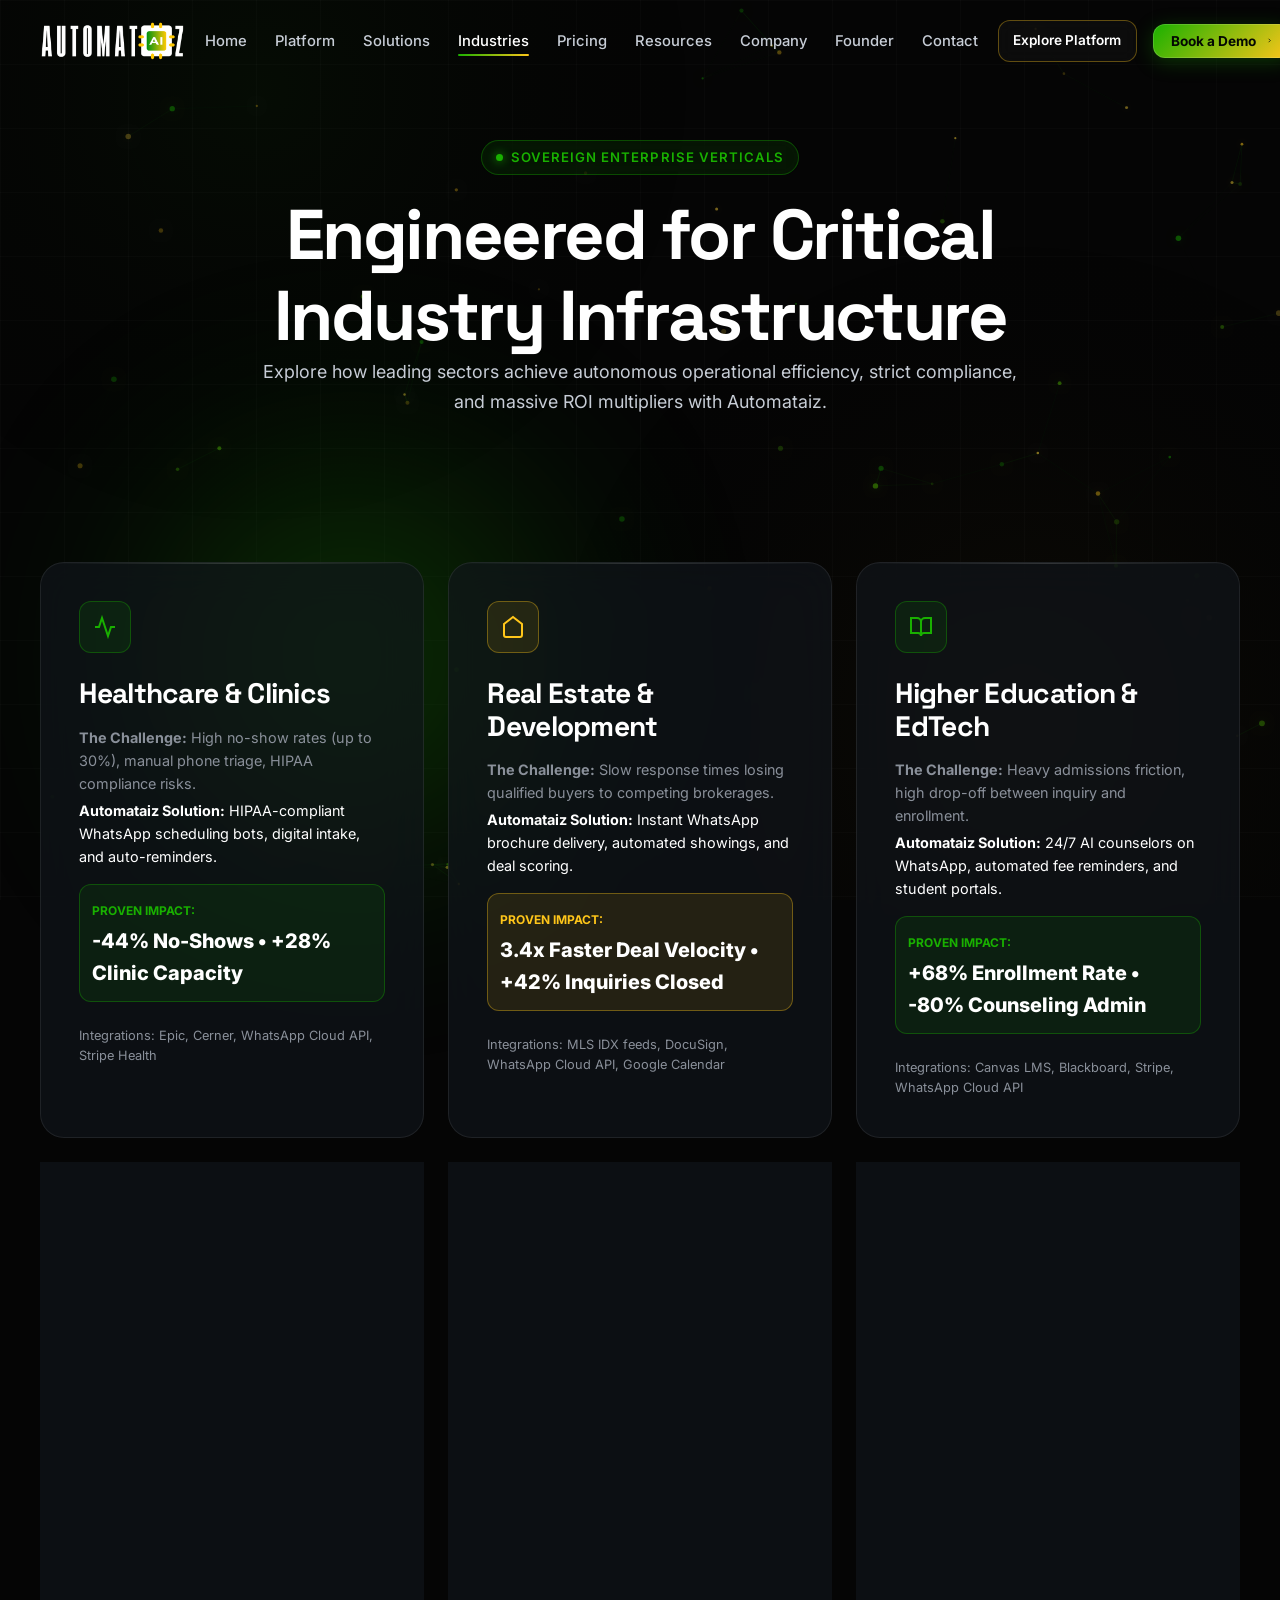
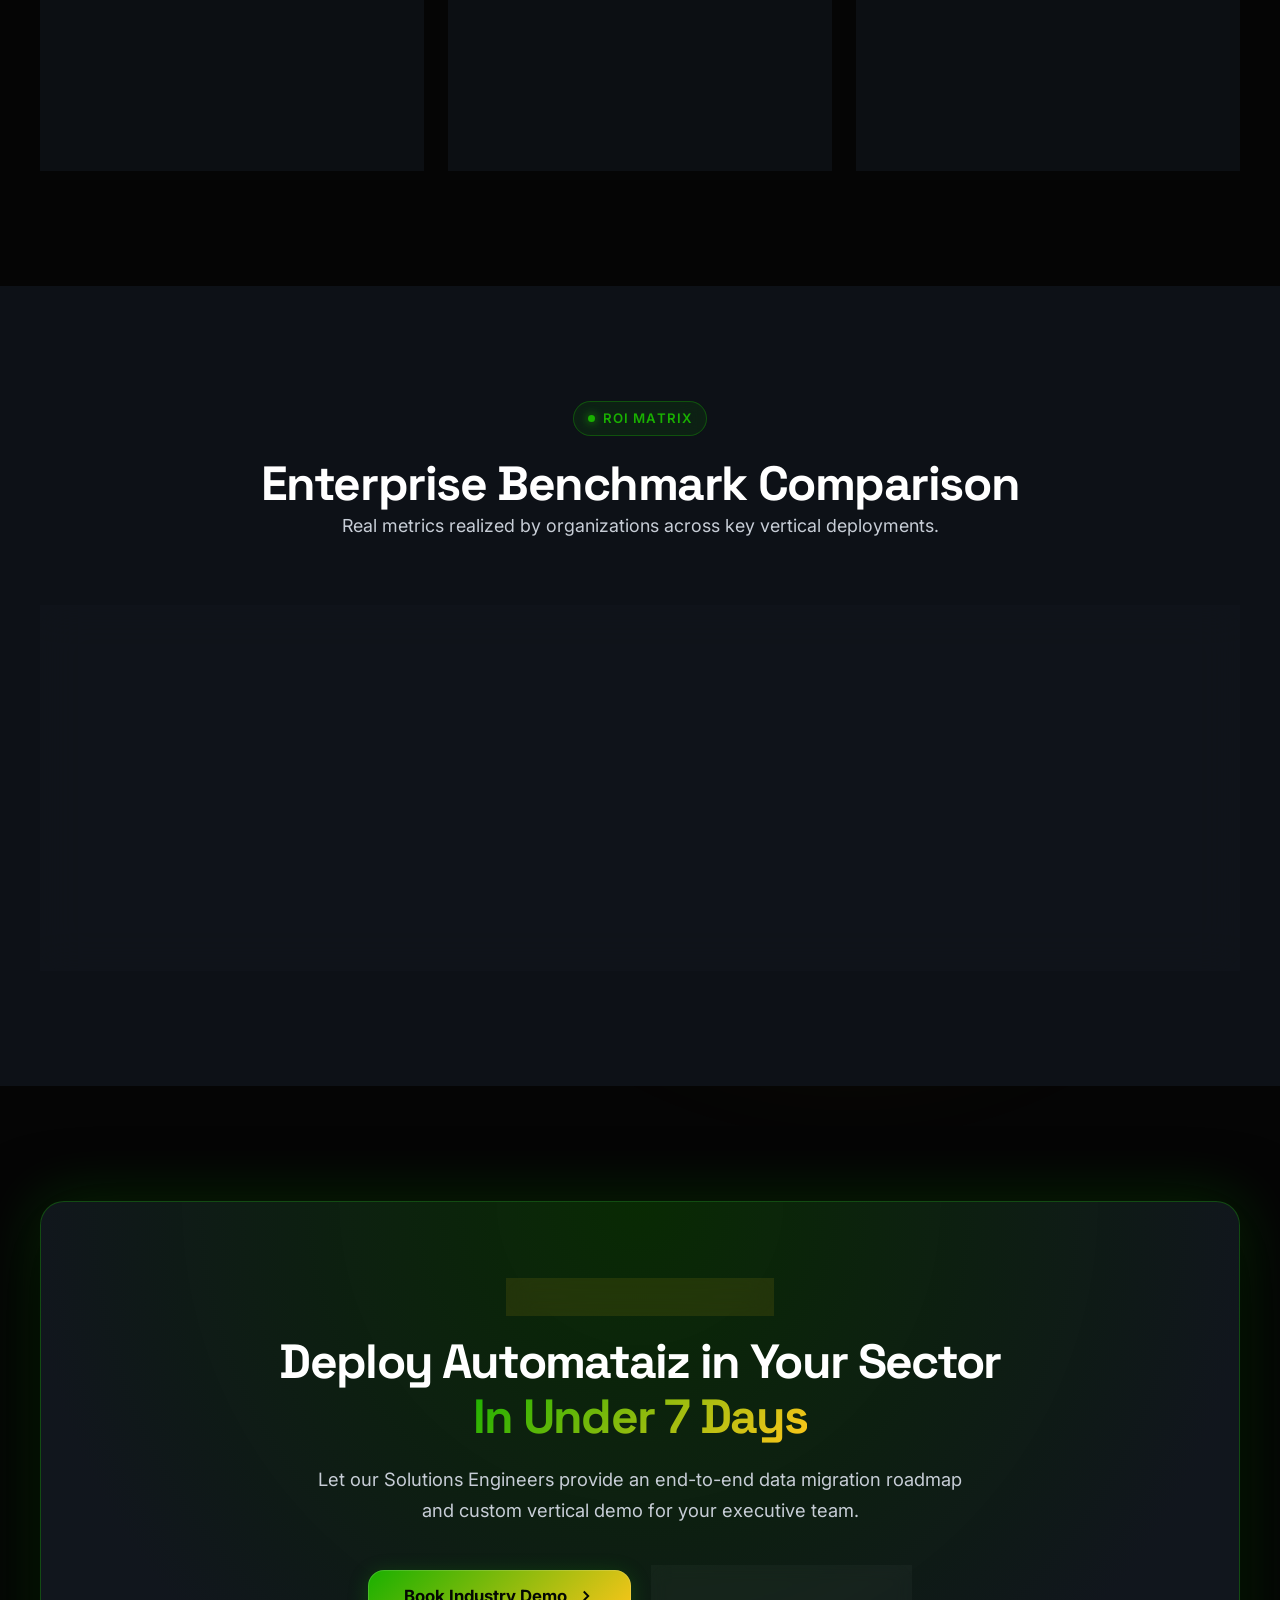
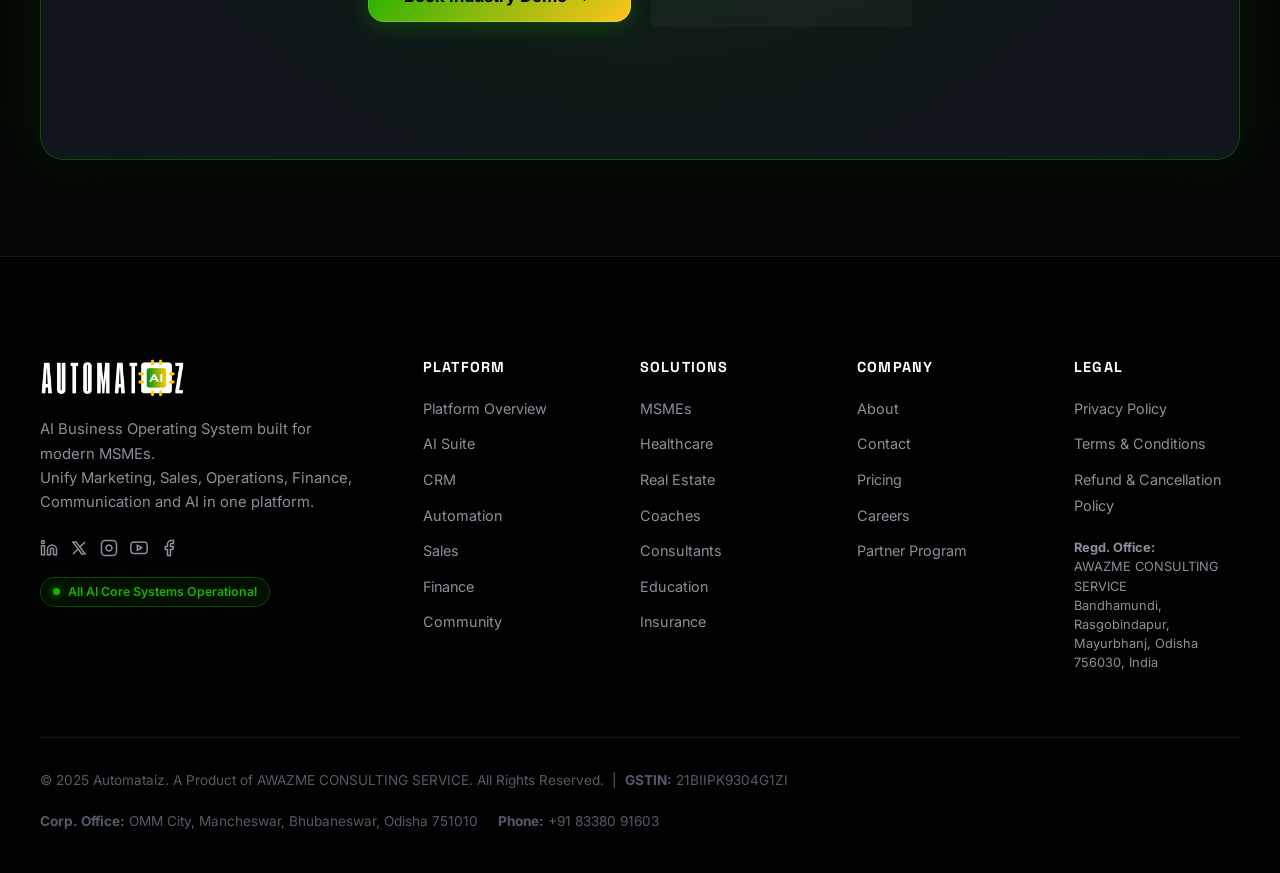
<file: industries.html>
﻿<!DOCTYPE html>
<html lang="en">
<head>
  <meta charset="UTF-8">
  <meta name="viewport" content="width=device-width, initial-scale=1.0">
  <title>Industry Blueprints & Impact Metrics | AUTOMATAIZ AI Business OS</title>
  <meta name="description" content="Vertical-specific autonomous AI workflows, ROI impact metrics, and compliance standards across global enterprise industries.">
  <link rel="canonical" href="https://automataiz.in/industries.html">

  <!-- Open Graph / Social SEO -->
  <meta property="og:type" content="website">
  <meta property="og:url" content="https://automataiz.in/industries.html">
  <meta property="og:title" content="Industry Blueprints & Impact Metrics | AUTOMATAIZ AI Business OS">
  <meta property="og:description" content="Vertical-specific autonomous AI workflows, ROI impact metrics, and compliance standards across global enterprise industries.">
  <meta property="og:image" content="https://automataiz.in/assets/logo.png">

  <!-- Twitter Card -->
  <meta name="twitter:card" content="summary_large_image">
  <meta name="twitter:url" content="https://automataiz.in/industries.html">
  <meta name="twitter:title" content="Industry Blueprints & Impact Metrics | AUTOMATAIZ AI Business OS">
  <meta name="twitter:description" content="Vertical-specific autonomous AI workflows, ROI impact metrics, and compliance standards across global enterprise industries.">
  <meta name="twitter:image" content="https://automataiz.in/assets/logo.png">
  
  <!-- Favicon PNG -->
  <link rel="icon" type="image/png" href="assets/favicon.png">
  <link rel="apple-touch-icon" href="assets/favicon.png">
  <link rel="stylesheet" href="css/style.css">

  <!-- SEO Organization Schema -->
  <script type="application/ld+json">
  {
    "@context": "https://schema.org",
    "@type": "Organization",
    "name": "Automataiz",
    "legalName": "AWAZME CONSULTING SERVICE",
    "url": "https://automataiz.in",
    "sameAs": [
      "https://automataiz.in",
      "https://facebook.com/automataiz",
      "https://instagram.com/automataiz.saas",
      "https://linkedin.com/company/automataiz",
      "https://youtube.com/channel/UCzLu81z2ZEkQi4cWU3501CA",
      "https://x.com/Automataiz"
    ],
    "logo": "https://automataiz.in/assets/logo.png",
    "foundingDate": "2025-01",
    "taxID": "21BIIPK9304G1ZI",
    "email": "hello@automataiz.com",
    "telephone": "+918338091603",
    "description": "AI Business Operating System (AI-BOS) built for modern MSMEs to unify Marketing, Sales, Operations, Finance, Communication and AI in one platform.",
    "address": [
      {
        "@type": "PostalAddress",
        "name": "Corporate Office",
        "streetAddress": "OMM City, Mancheswar",
        "addressLocality": "Bhubaneswar",
        "addressRegion": "Odisha",
        "postalCode": "751010",
        "addressCountry": "IN"
      },
      {
        "@type": "PostalAddress",
        "name": "Registered Office",
        "streetAddress": "Bandhamundi, Rasgobindapur, Santoshpur",
        "addressLocality": "Mayurbhanj",
        "addressRegion": "Odisha",
        "postalCode": "756030",
        "addressCountry": "IN"
      }
    ]
  }
  </script>
</head>
<body>

  <div class="bg-grid-overlay"></div>
  <div class="ambient-glow-bg glow-green" style="top: 10%; left: 8%; width: 500px; height: 500px;"></div>
  <div class="ambient-glow-bg glow-yellow" style="top: 50%; right: 12%; width: 550px; height: 550px;"></div>

  <!-- Header -->
  <header class="site-nav">
    <div class="container-wide nav-inner">
      <a href="index.html" class="brand-logo" aria-label="AUTOMATAIZ Home">
        <img src="assets/logo.png" alt="AUTOMATAIZ – The AI Business OS" class="brand-logo-img">
      </a>

      <nav aria-label="Primary Navigation">
        <ul class="nav-menu">
          <li><a href="index.html" class="nav-link">Home</a></li>
          <li><a href="platform.html" class="nav-link">Platform</a></li>
          <li><a href="solutions.html" class="nav-link">Solutions</a></li>
          <li><a href="industries.html" class="nav-link active">Industries</a></li>
          <li><a href="pricing.html" class="nav-link">Pricing</a></li>
          <li><a href="resources.html" class="nav-link">Resources</a></li>
          <li><a href="company.html" class="nav-link">Company</a></li>
          <li><a href="founder.html" class="nav-link">Founder</a></li>
          <li><a href="contact.html" class="nav-link">Contact</a></li>
        </ul>
      </nav>

      <div class="nav-cta-wrap">
        <a href="platform.html" class="btn btn-secondary btn-sm">Explore Platform</a>
        <button class="btn btn-primary btn-sm btn-book-demo" data-modal="demoModal">
          Book a Demo
          <svg width="14" height="14" viewBox="0 0 24 24" fill="none" stroke="currentColor" stroke-width="2.5"><polyline points="9 18 15 12 9 6"></polyline></svg>
        </button>
        <button class="mobile-toggle" aria-label="Open Navigation Menu">
          <svg width="24" height="24" viewBox="0 0 24 24" fill="none" stroke="currentColor" stroke-width="2"><line x1="3" y1="12" x2="21" y2="12"></line><line x1="3" y1="6" x2="21" y2="6"></line><line x1="3" y1="18" x2="21" y2="18"></line></svg>
        </button>
      </div>
    </div>

    <div class="mobile-drawer">
      <ul class="nav-menu">
        <li><a href="index.html" class="nav-link">Home</a></li>
        <li><a href="platform.html" class="nav-link">Platform</a></li>
        <li><a href="solutions.html" class="nav-link">Solutions</a></li>
        <li><a href="industries.html" class="nav-link active">Industries</a></li>
        <li><a href="pricing.html" class="nav-link">Pricing</a></li>
        <li><a href="resources.html" class="nav-link">Resources</a></li>
        <li><a href="company.html" class="nav-link">Company</a></li>
        <li><a href="founder.html" class="nav-link">Founder</a></li>
        <li><a href="contact.html" class="nav-link">Contact</a></li>
      </ul>
      <div style="display: flex; flex-direction: column; gap: 12px;">
        <button class="btn btn-primary btn-book-demo" data-modal="demoModal" style="width: 100%;">Book a Demo</button>
      </div>
    </div>
  </header>

  <!-- Hero -->
  <section class="section" style="padding-top: 140px; padding-bottom: 60px;">
    <div class="container text-center">
      <div class="section-header">
        <span class="badge-tag green"><span class="pulse-dot"></span> Sovereign Enterprise Verticals</span>
        <h1>Engineered for Critical Industry Infrastructure</h1>
        <p class="lead">
          Explore how leading sectors achieve autonomous operational efficiency, strict compliance, and massive ROI multipliers with Automataiz.
        </p>
      </div>
    </div>
  </section>

  <!-- Industry Cards Grid -->
  <section class="section" style="padding-top: 20px;">
    <div class="container">
      <div class="modules-grid">
        
        <!-- Industry 1 -->
        <div class="card-glass">
          <div class="card-icon-box">
            <svg width="24" height="24" viewBox="0 0 24 24" fill="none" stroke="currentColor" stroke-width="2"><path d="M22 12h-4l-3 9L9 3l-3 9H2"></path></svg>
          </div>
          <h3>Healthcare & Clinics</h3>
          <div style="margin: 1rem 0; font-size: 0.9rem;">
            <div style="color: var(--text-muted); margin-bottom: 4px;"><strong>The Challenge:</strong> High no-show rates (up to 30%), manual phone triage, HIPAA compliance risks.</div>
            <div style="color: #FFFFFF; margin-bottom: 12px;"><strong>Automataiz Solution:</strong> HIPAA-compliant WhatsApp scheduling bots, digital intake, and auto-reminders.</div>
          </div>
          <div style="background: rgba(25,176,0,0.1); border: 1px solid var(--green-border); border-radius: var(--radius-md); padding: 12px; margin-bottom: 1.5rem;">
            <span style="font-size: 0.75rem; color: #19B000; font-weight: 700;">PROVEN IMPACT:</span>
            <div style="font-size: 1.25rem; font-weight: 800; color: #FFFFFF; margin-top: 2px;">-44% No-Shows • +28% Clinic Capacity</div>
          </div>
          <div style="font-size: 0.8rem; color: var(--text-muted);">
            Integrations: Epic, Cerner, WhatsApp Cloud API, Stripe Health
          </div>
        </div>

        <!-- Industry 2 -->
        <div class="card-glass hover-yellow">
          <div class="card-icon-box yellow">
            <svg width="24" height="24" viewBox="0 0 24 24" fill="none" stroke="currentColor" stroke-width="2"><path d="M3 9l9-7 9 7v11a2 2 0 0 1-2 2H5a2 2 0 0 1-2-2z"></path></svg>
          </div>
          <h3>Real Estate & Development</h3>
          <div style="margin: 1rem 0; font-size: 0.9rem;">
            <div style="color: var(--text-muted); margin-bottom: 4px;"><strong>The Challenge:</strong> Slow response times losing qualified buyers to competing brokerages.</div>
            <div style="color: #FFFFFF; margin-bottom: 12px;"><strong>Automataiz Solution:</strong> Instant WhatsApp brochure delivery, automated showings, and deal scoring.</div>
          </div>
          <div style="background: rgba(255,198,26,0.1); border: 1px solid var(--yellow-border); border-radius: var(--radius-md); padding: 12px; margin-bottom: 1.5rem;">
            <span style="font-size: 0.75rem; color: #FFC61A; font-weight: 700;">PROVEN IMPACT:</span>
            <div style="font-size: 1.25rem; font-weight: 800; color: #FFFFFF; margin-top: 2px;">3.4x Faster Deal Velocity • +42% Inquiries Closed</div>
          </div>
          <div style="font-size: 0.8rem; color: var(--text-muted);">
            Integrations: MLS IDX feeds, DocuSign, WhatsApp Cloud API, Google Calendar
          </div>
        </div>

        <!-- Industry 3 -->
        <div class="card-glass">
          <div class="card-icon-box">
            <svg width="24" height="24" viewBox="0 0 24 24" fill="none" stroke="currentColor" stroke-width="2"><path d="M2 3h6a4 4 0 0 1 4 4v14a3 3 0 0 0-3-3H2z"></path><path d="M22 3h-6a4 4 0 0 0-4 4v14a3 3 0 0 1 3-3h7z"></path></svg>
          </div>
          <h3>Higher Education & EdTech</h3>
          <div style="margin: 1rem 0; font-size: 0.9rem;">
            <div style="color: var(--text-muted); margin-bottom: 4px;"><strong>The Challenge:</strong> Heavy admissions friction, high drop-off between inquiry and enrollment.</div>
            <div style="color: #FFFFFF; margin-bottom: 12px;"><strong>Automataiz Solution:</strong> 24/7 AI counselors on WhatsApp, automated fee reminders, and student portals.</div>
          </div>
          <div style="background: rgba(25,176,0,0.1); border: 1px solid var(--green-border); border-radius: var(--radius-md); padding: 12px; margin-bottom: 1.5rem;">
            <span style="font-size: 0.75rem; color: #19B000; font-weight: 700;">PROVEN IMPACT:</span>
            <div style="font-size: 1.25rem; font-weight: 800; color: #FFFFFF; margin-top: 2px;">+68% Enrollment Rate • -80% Counseling Admin</div>
          </div>
          <div style="font-size: 0.8rem; color: var(--text-muted);">
            Integrations: Canvas LMS, Blackboard, Stripe, WhatsApp Cloud API
          </div>
        </div>

        <!-- Industry 4 -->
        <div class="card-glass hover-yellow">
          <div class="card-icon-box yellow">
            <svg width="24" height="24" viewBox="0 0 24 24" fill="none" stroke="currentColor" stroke-width="2"><rect x="2" y="4" width="20" height="16" rx="2"></rect><line x1="12" y1="8" x2="12" y2="16"></line><line x1="8" y1="12" x2="16" y2="12"></line></svg>
          </div>
          <h3>Financial & Wealth Advisory</h3>
          <div style="margin: 1rem 0; font-size: 0.9rem;">
            <div style="color: var(--text-muted); margin-bottom: 4px;"><strong>The Challenge:</strong> Strict regulatory KYC/AML checks and slow document collection.</div>
            <div style="color: #FFFFFF; margin-bottom: 12px;"><strong>Automataiz Solution:</strong> Encrypted document vaults, automated KYC workflows, and portfolio summaries.</div>
          </div>
          <div style="background: rgba(255,198,26,0.1); border: 1px solid var(--yellow-border); border-radius: var(--radius-md); padding: 12px; margin-bottom: 1.5rem;">
            <span style="font-size: 0.75rem; color: #FFC61A; font-weight: 700;">PROVEN IMPACT:</span>
            <div style="font-size: 1.25rem; font-weight: 800; color: #FFFFFF; margin-top: 2px;">99.9% KYC Accuracy • 5-Day Faster Client Onboarding</div>
          </div>
          <div style="font-size: 0.8rem; color: var(--text-muted);">
            Integrations: Plaid, Stripe, AWS KMS, WhatsApp Cloud API
          </div>
        </div>

        <!-- Industry 5 -->
        <div class="card-glass">
          <div class="card-icon-box">
            <svg width="24" height="24" viewBox="0 0 24 24" fill="none" stroke="currentColor" stroke-width="2"><rect x="2" y="7" width="20" height="14" rx="2" ry="2"></rect><path d="M16 21V5a2 2 0 0 0-2-2h-4a2 2 0 0 0-2 2v16"></path></svg>
          </div>
          <h3>Digital & Creative Agencies</h3>
          <div style="margin: 1rem 0; font-size: 0.9rem;">
            <div style="color: var(--text-muted); margin-bottom: 4px;"><strong>The Challenge:</strong> Client reporting overhead, chaotic WhatsApp groups, manual retainer invoices.</div>
            <div style="color: #FFFFFF; margin-bottom: 12px;"><strong>Automataiz Solution:</strong> Multi-tenant client portals, automated weekly reports, and recurring billing.</div>
          </div>
          <div style="background: rgba(25,176,0,0.1); border: 1px solid var(--green-border); border-radius: var(--radius-md); padding: 12px; margin-bottom: 1.5rem;">
            <span style="font-size: 0.75rem; color: #19B000; font-weight: 700;">PROVEN IMPACT:</span>
            <div style="font-size: 1.25rem; font-weight: 800; color: #FFFFFF; margin-top: 2px;">3x Client Capacity • 100+ Hours Saved / Month</div>
          </div>
          <div style="font-size: 0.8rem; color: var(--text-muted);">
            Integrations: Google Analytics 4, Meta Ads, Stripe, Figma
          </div>
        </div>

        <!-- Industry 6 -->
        <div class="card-glass hover-yellow">
          <div class="card-icon-box yellow">
            <svg width="24" height="24" viewBox="0 0 24 24" fill="none" stroke="currentColor" stroke-width="2"><polygon points="12 2 2 7 12 12 22 7 12 2"></polygon><polyline points="2 17 12 22 22 17"></polyline><polyline points="2 12 12 17 22 12"></polyline></svg>
          </div>
          <h3>Logistics & Supply Chain</h3>
          <div style="margin: 1rem 0; font-size: 0.9rem;">
            <div style="color: var(--text-muted); margin-bottom: 4px;"><strong>The Challenge:</strong> High volume of "Where is my shipment?" queries tying up support lines.</div>
            <div style="color: #FFFFFF; margin-bottom: 12px;"><strong>Automataiz Solution:</strong> Real-time automated WhatsApp tracking notifications and exception alerts.</div>
          </div>
          <div style="background: rgba(255,198,26,0.1); border: 1px solid var(--yellow-border); border-radius: var(--radius-md); padding: 12px; margin-bottom: 1.5rem;">
            <span style="font-size: 0.75rem; color: #FFC61A; font-weight: 700;">PROVEN IMPACT:</span>
            <div style="font-size: 1.25rem; font-weight: 800; color: #FFFFFF; margin-top: 2px;">-73% Inbound Support Volume • 99.4% Delivery Visibility</div>
          </div>
          <div style="font-size: 0.8rem; color: var(--text-muted);">
            Integrations: FedEx, DHL, Shopify, WhatsApp Cloud API
          </div>
        </div>

      </div>
    </div>
  </section>

  <!-- Industry Benchmark Matrix -->
  <section class="section" style="background: var(--bg-secondary);">
    <div class="container">
      <div class="section-header">
        <span class="badge-tag green"><span class="pulse-dot"></span> ROI Matrix</span>
        <h2>Enterprise Benchmark Comparison</h2>
        <p class="lead">
          Real metrics realized by organizations across key vertical deployments.
        </p>
      </div>

      <div class="card-glass" style="padding: 0; overflow-x: auto;">
        <table style="width: 100%; border-collapse: collapse; text-align: left; font-size: 0.925rem;">
          <thead>
            <tr style="background: rgba(255, 255, 255, 0.04); border-bottom: 1px solid var(--border-glass);">
              <th style="padding: 18px 24px; color: var(--text-primary);">Industry Vertical</th>
              <th style="padding: 18px 24px; color: var(--text-primary);">Time to Go-Live</th>
              <th style="padding: 18px 24px; color: var(--text-primary);">Tools Consolidated</th>
              <th style="padding: 18px 24px; color: var(--text-primary);">Average ROI Multiplier</th>
              <th style="padding: 18px 24px; color: var(--text-primary);">Key Regulatory Standard</th>
            </tr>
          </thead>
          <tbody>
            <tr style="border-bottom: 1px solid var(--border-subtle);">
              <td style="padding: 18px 24px; font-weight: 600; color: #FFFFFF;">Healthcare & Clinics</td>
              <td style="padding: 18px 24px; color: var(--text-secondary);">7 Days</td>
              <td style="padding: 18px 24px; color: var(--text-secondary);">6 Tools (EHR CRM, WhatsApp, SMS)</td>
              <td style="padding: 18px 24px; color: #19B000; font-weight: 700;">4.8x ROI</td>
              <td style="padding: 18px 24px; color: var(--text-muted);">HIPAA / BAA Certified</td>
            </tr>
            <tr style="border-bottom: 1px solid var(--border-subtle);">
              <td style="padding: 18px 24px; font-weight: 600; color: #FFFFFF;">Real Estate Brokerages</td>
              <td style="padding: 18px 24px; color: var(--text-secondary);">4 Days</td>
              <td style="padding: 18px 24px; color: var(--text-secondary);">5 Tools (CRM, Calendly, WhatsApp)</td>
              <td style="padding: 18px 24px; color: #FFC61A; font-weight: 700;">5.2x ROI</td>
              <td style="padding: 18px 24px; color: var(--text-muted);">SOC2 Type II</td>
            </tr>
            <tr style="border-bottom: 1px solid var(--border-subtle);">
              <td style="padding: 18px 24px; font-weight: 600; color: #FFFFFF;">EdTech & Higher Education</td>
              <td style="padding: 18px 24px; color: var(--text-secondary);">10 Days</td>
              <td style="padding: 18px 24px; color: var(--text-secondary);">7 Tools (LMS, Zapier, Invoicing)</td>
              <td style="padding: 18px 24px; color: #19B000; font-weight: 700;">4.2x ROI</td>
              <td style="padding: 18px 24px; color: var(--text-muted);">FERPA & GDPR Compliant</td>
            </tr>
            <tr style="border-bottom: 1px solid var(--border-subtle);">
              <td style="padding: 18px 24px; font-weight: 600; color: #FFFFFF;">Agencies & Consultancies</td>
              <td style="padding: 18px 24px; color: var(--text-secondary);">3 Days</td>
              <td style="padding: 18px 24px; color: var(--text-secondary);">8 Tools (HubSpot, Slack, Zapier)</td>
              <td style="padding: 18px 24px; color: #FFC61A; font-weight: 700;">6.4x ROI</td>
              <td style="padding: 18px 24px; color: var(--text-muted);">Multi-Tenant Data Isolation</td>
            </tr>
            <tr>
              <td style="padding: 18px 24px; font-weight: 600; color: #FFFFFF;">MSMEs & Lean Enterprise</td>
              <td style="padding: 18px 24px; color: var(--text-secondary);">2 Days</td>
              <td style="padding: 18px 24px; color: var(--text-secondary);">6 Tools (QuickBooks, Mailchimp)</td>
              <td style="padding: 18px 24px; color: #19B000; font-weight: 700;">7.1x ROI</td>
              <td style="padding: 18px 24px; color: var(--text-muted);">PCI-DSS Level 1</td>
            </tr>
          </tbody>
        </table>
      </div>
    </div>
  </section>

  <!-- Final CTA -->
  <section class="section" style="padding-bottom: 6rem;">
    <div class="container">
      <div class="final-cta-card">
        <span class="badge-tag yellow"><span class="pulse-dot yellow"></span> Industry Blueprint Ready</span>
        <h2 class="hero-title">
          Deploy Automataiz in Your Sector <br>
          <span style="background: var(--grad-brand); -webkit-background-clip: text; -webkit-text-fill-color: transparent;">In Under 7 Days</span>
        </h2>
        <p>
          Let our Solutions Engineers provide an end-to-end data migration roadmap and custom vertical demo for your executive team.
        </p>

        <div class="hero-cta-group">
          <button class="btn btn-primary btn-lg btn-book-demo" data-modal="demoModal">
            Book Industry Demo
            <svg width="18" height="18" viewBox="0 0 24 24" fill="none" stroke="currentColor" stroke-width="2.5"><polyline points="9 18 15 12 9 6"></polyline></svg>
          </button>
          <a href="pricing.html" class="btn btn-secondary btn-lg">View Enterprise Pricing</a>
        </div>
      </div>
    </div>
  </section>

  <!-- Master Footer -->
  <footer class="site-footer">
    <div class="container-wide">
      <div class="footer-grid">
        <!-- Col 1: Brand Info -->
        <div class="footer-brand">
          <a href="index.html" class="brand-logo" style="margin-bottom: 16px;" aria-label="AUTOMATAIZ Home">
            <img src="assets/logo.png" alt="AUTOMATAIZ – The AI Business OS" class="brand-logo-img">
          </a>
          <p>
            AI Business Operating System built for modern MSMEs.<br>
            Unify Marketing, Sales, Operations, Finance, Communication and AI in one platform.
          </p>
          <div style="display: flex; gap: 12px; margin: 1.25rem 0;">
            <a href="https://linkedin.com/company/automataiz" target="_blank" rel="noopener noreferrer" aria-label="LinkedIn" style="color: var(--text-muted); transition: color 0.2s;"><svg width="18" height="18" viewBox="0 0 24 24" fill="none" stroke="currentColor" stroke-width="2"><path d="M16 8a6 6 0 0 1 6 6v7h-4v-7a2 2 0 0 0-2-2 2 2 0 0 0-2 2v7h-4v-7a6 6 0 0 1 6-6z"></path><rect x="2" y="9" width="4" height="12"></rect><circle cx="4" cy="4" r="2"></circle></svg></a>
            <a href="https://x.com/Automataiz" target="_blank" rel="noopener noreferrer" aria-label="X (Twitter)" style="color: var(--text-muted); transition: color 0.2s;"><svg width="18" height="18" viewBox="0 0 24 24" fill="none" stroke="currentColor" stroke-width="2"><path d="M4 4l11.733 16h4.267l-11.733 -16z"/><path d="M4 20l6.768 -6.768m2.46 -2.46l6.772 -6.772"/></svg></a>
            <a href="https://instagram.com/automataiz.saas" target="_blank" rel="noopener noreferrer" aria-label="Instagram" style="color: var(--text-muted); transition: color 0.2s;"><svg width="18" height="18" viewBox="0 0 24 24" fill="none" stroke="currentColor" stroke-width="2"><rect x="2" y="2" width="20" height="20" rx="5" ry="5"></rect><path d="M16 11.37A4 4 0 1 1 12.63 8 4 4 0 0 1 16 11.37z"></path><line x1="17.5" y1="6.5" x2="17.51" y2="6.5"></line></svg></a>
            <a href="https://youtube.com/channel/UCzLu81z2ZEkQi4cWU3501CA" target="_blank" rel="noopener noreferrer" aria-label="YouTube" style="color: var(--text-muted); transition: color 0.2s;"><svg width="18" height="18" viewBox="0 0 24 24" fill="none" stroke="currentColor" stroke-width="2"><path d="M22.54 6.42a2.78 2.78 0 0 0-1.94-2C18.88 4 12 4 12 4s-6.88 0-8.6.46a2.78 2.78 0 0 0-1.94 2A29 29 0 0 0 1 11.75a29 29 0 0 0 .46 5.33A2.78 2.78 0 0 0 3.4 19c1.72.46 8.6.46 8.6.46s6.88 0 8.6-.46a2.78 2.78 0 0 0 1.94-2 29 29 0 0 0 .46-5.25 29 29 0 0 0-.46-5.33z"></path><polygon points="9.75 15.02 15.5 11.75 9.75 8.48 9.75 15.02"></polygon></svg></a>
            <a href="https://facebook.com/automataiz" target="_blank" rel="noopener noreferrer" aria-label="Facebook" style="color: var(--text-muted); transition: color 0.2s;"><svg width="18" height="18" viewBox="0 0 24 24" fill="none" stroke="currentColor" stroke-width="2"><path d="M18 2h-3a5 5 0 0 0-5 5v3H7v4h3v8h4v-8h3l1-4h-4V7a1 1 0 0 1 1-1h3z"></path></svg></a>
          </div>
          <div class="system-status">
            <span class="pulse-dot"></span>
            <span>All AI Core Systems Operational</span>
          </div>
        </div>

        <!-- Col 2: Platform -->
        <div class="footer-col">
          <h4>Platform</h4>
          <ul class="footer-links">
            <li><a href="platform.html">Platform Overview</a></li>
            <li><a href="platform.html#ai">AI Suite</a></li>
            <li><a href="platform.html#crm">CRM</a></li>
            <li><a href="platform.html#automation">Automation</a></li>
            <li><a href="platform.html#sales">Sales</a></li>
            <li><a href="platform.html#finance">Finance</a></li>
            <li><a href="platform.html#community">Community</a></li>
          </ul>
        </div>

        <!-- Col 3: Solutions -->
        <div class="footer-col">
          <h4>Solutions</h4>
          <ul class="footer-links">
            <li><a href="solutions.html#msmes">MSMEs</a></li>
            <li><a href="solutions.html#healthcare">Healthcare</a></li>
            <li><a href="solutions.html#realestate">Real Estate</a></li>
            <li><a href="solutions.html#coaches">Coaches</a></li>
            <li><a href="solutions.html#consultants">Consultants</a></li>
            <li><a href="solutions.html#education">Education</a></li>
            <li><a href="solutions.html#insurance">Insurance</a></li>
          </ul>
        </div>

        <!-- Col 4: Company -->
        <div class="footer-col">
          <h4>Company</h4>
          <ul class="footer-links">
            <li><a href="company.html">About</a></li>
            <li><a href="contact.html">Contact</a></li>
            <li><a href="pricing.html">Pricing</a></li>
            <li><a href="company.html#careers">Careers</a></li>
            <li><a href="contact.html#partner">Partner Program</a></li>
          </ul>
        </div>

        <!-- Col 5: Legal -->
        <div class="footer-col">
          <h4>Legal</h4>
          <ul class="footer-links">
            <li><a href="privacy.html">Privacy Policy</a></li>
            <li><a href="terms.html">Terms & Conditions</a></li>
            <li><a href="refund.html">Refund & Cancellation Policy</a></li>
          </ul>
          <div style="margin-top: 1.25rem; font-size: 0.8rem; color: var(--text-muted); line-height: 1.5;">
            <strong>Regd. Office:</strong><br>
            AWAZME CONSULTING SERVICE<br>
            Bandhamundi, Rasgobindapur, Mayurbhanj, Odisha 756030, India
          </div>
        </div>
      </div>

      <!-- Bottom Bar -->
      <div class="footer-bottom">
        <div>
          © 2025 Automataiz. A Product of AWAZME CONSULTING SERVICE. All Rights Reserved. &nbsp;|&nbsp; <strong>GSTIN:</strong> 21BIIPK9304G1ZI
        </div>
        <div style="display: flex; gap: 20px; flex-wrap: wrap;">
          <span><strong>Corp. Office:</strong> OMM City, Mancheswar, Bhubaneswar, Odisha 751010</span>
          <span><strong>Phone:</strong> <a href="tel:+918338091603" style="color: inherit;">+91 83380 91603</a></span>
        </div>
      </div>
    </div>
  </footer>

  <script src="js/particles.js"></script>
  <script src="js/main.js"></script>
  <script src="js/dashboard.js"></script>
</body>
</html>
</file>
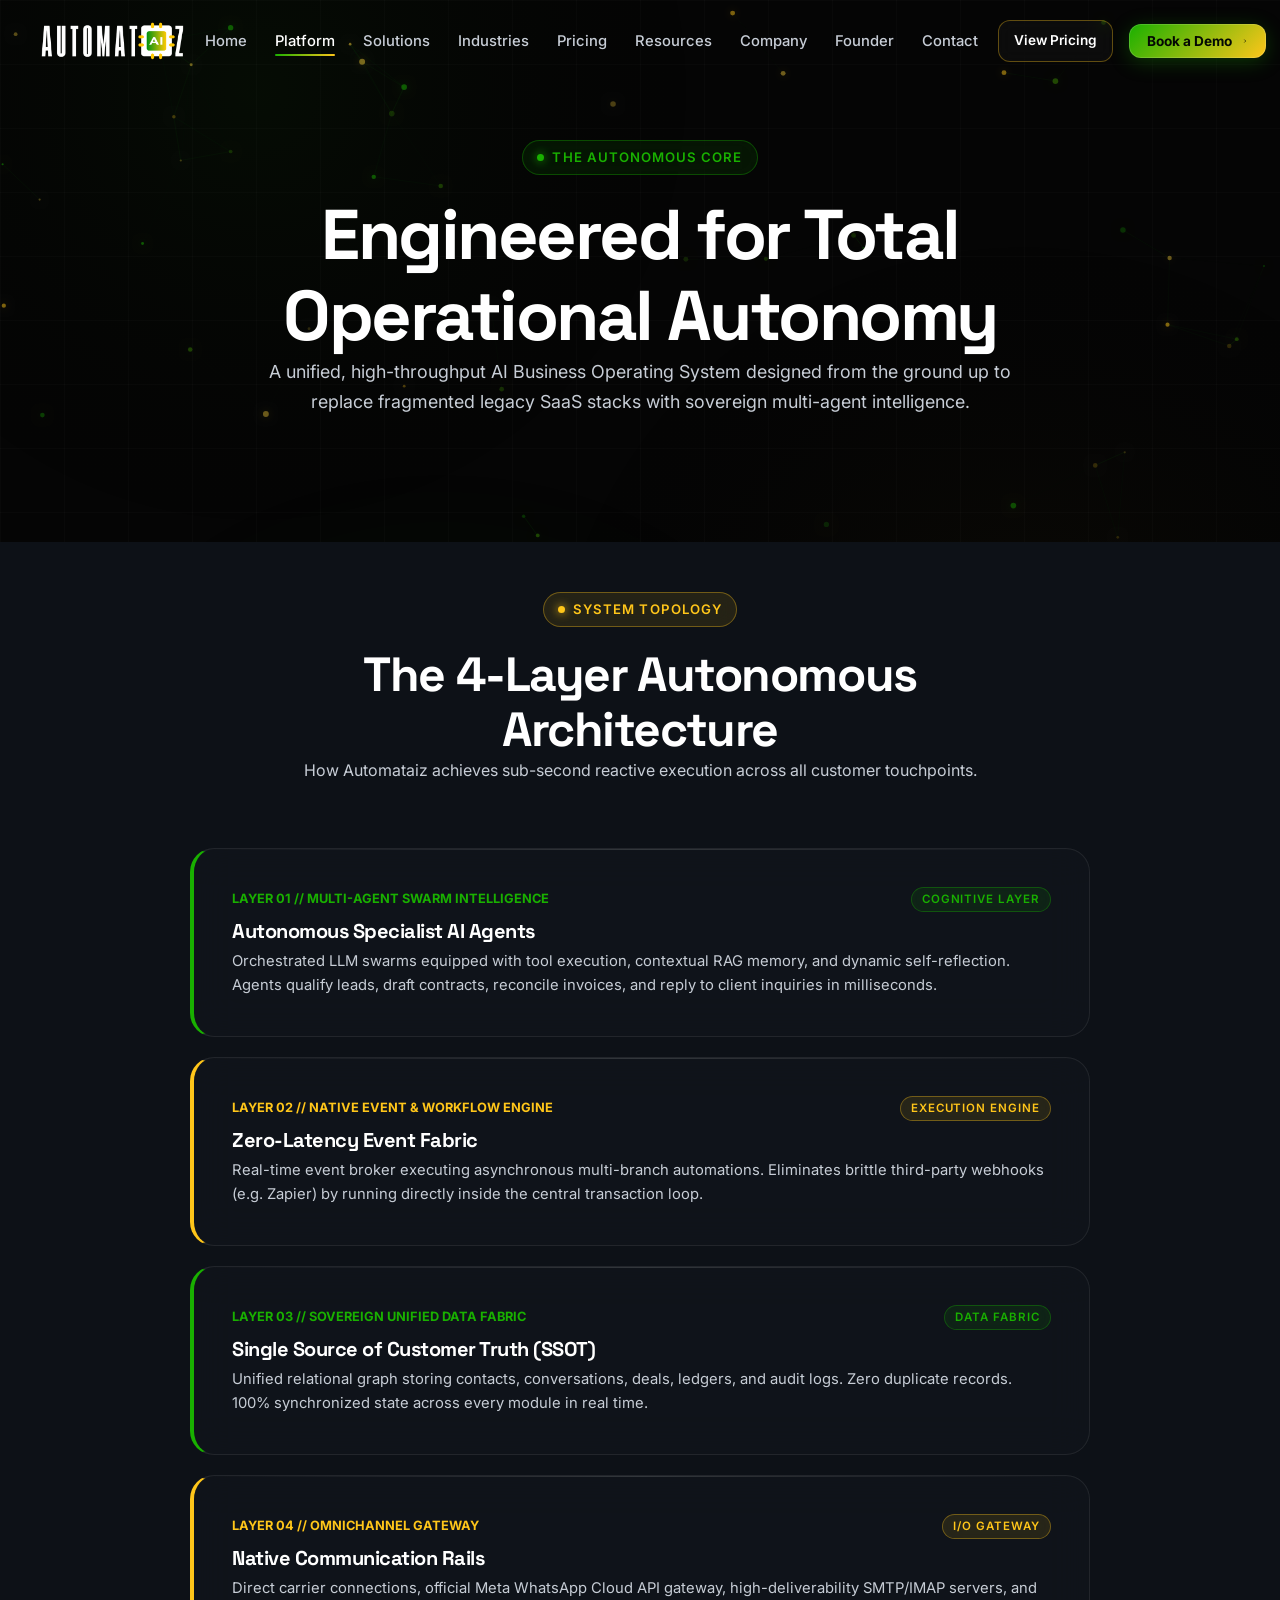
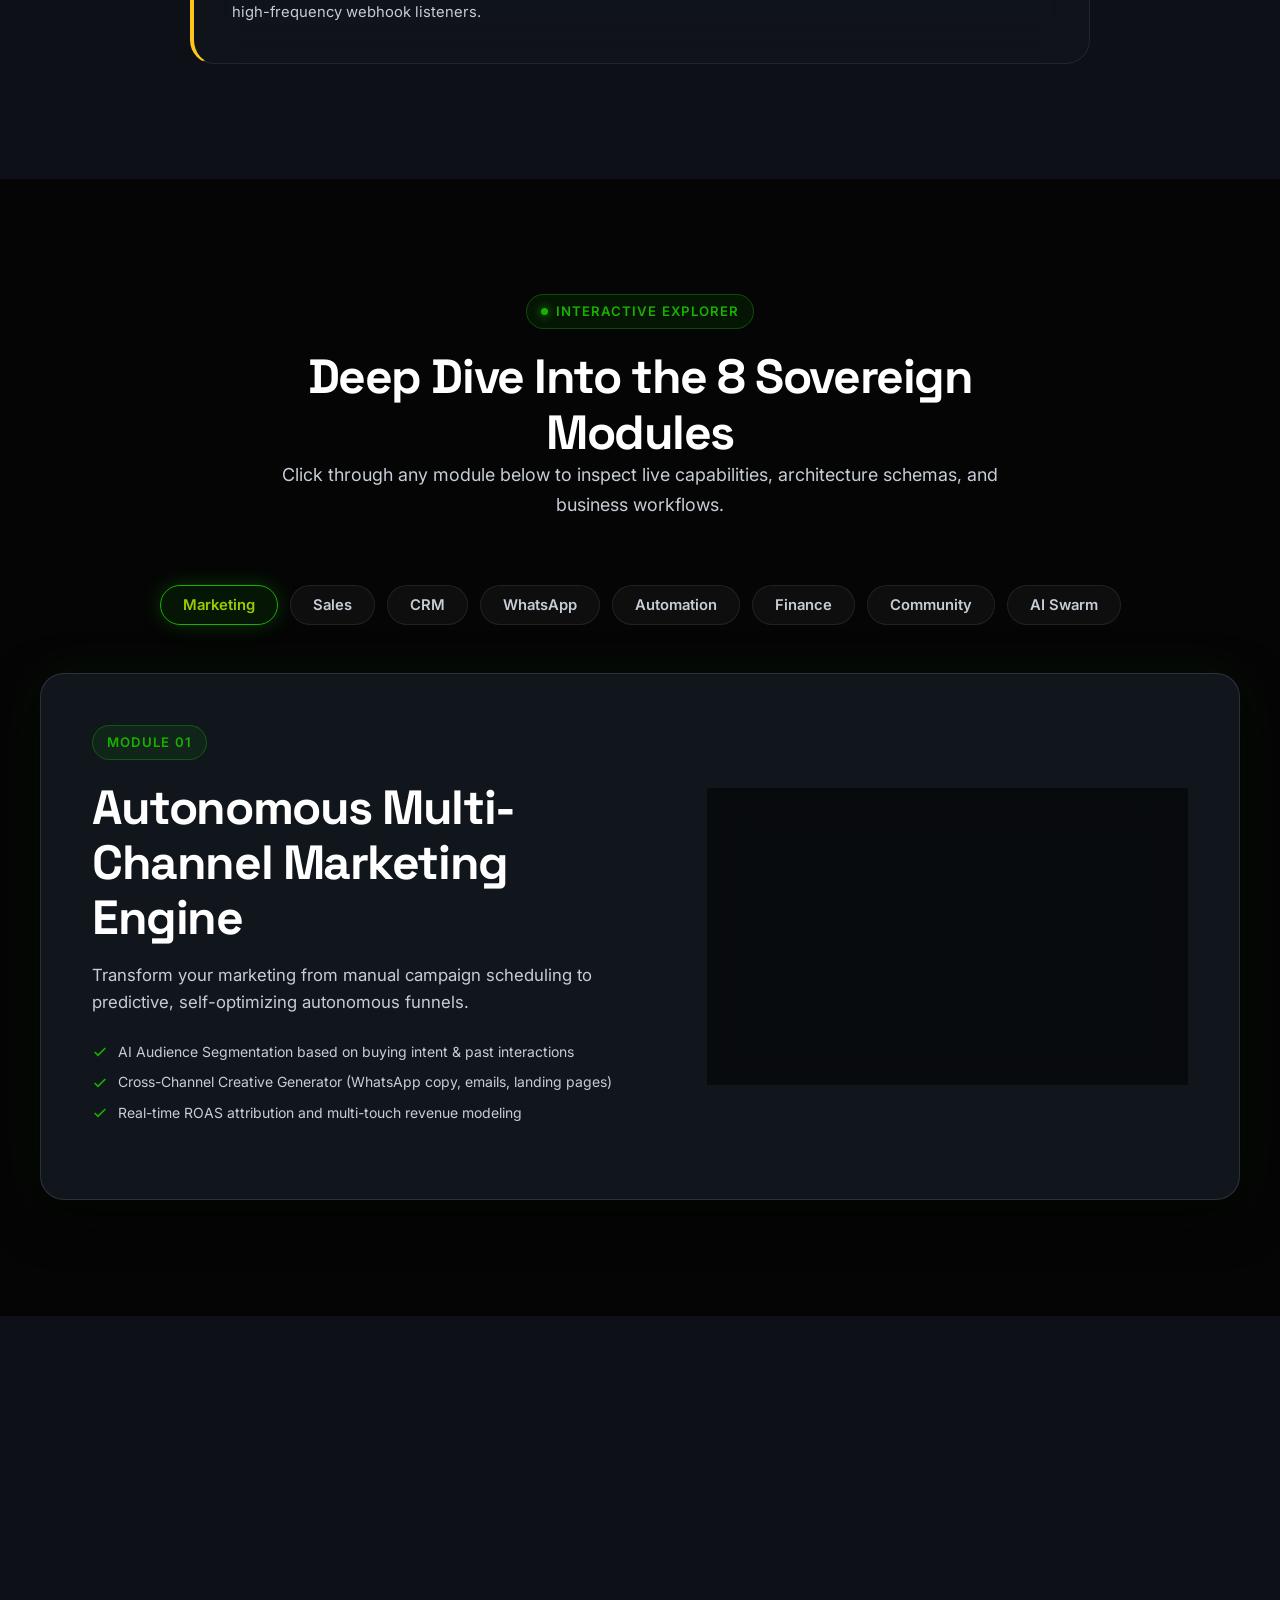
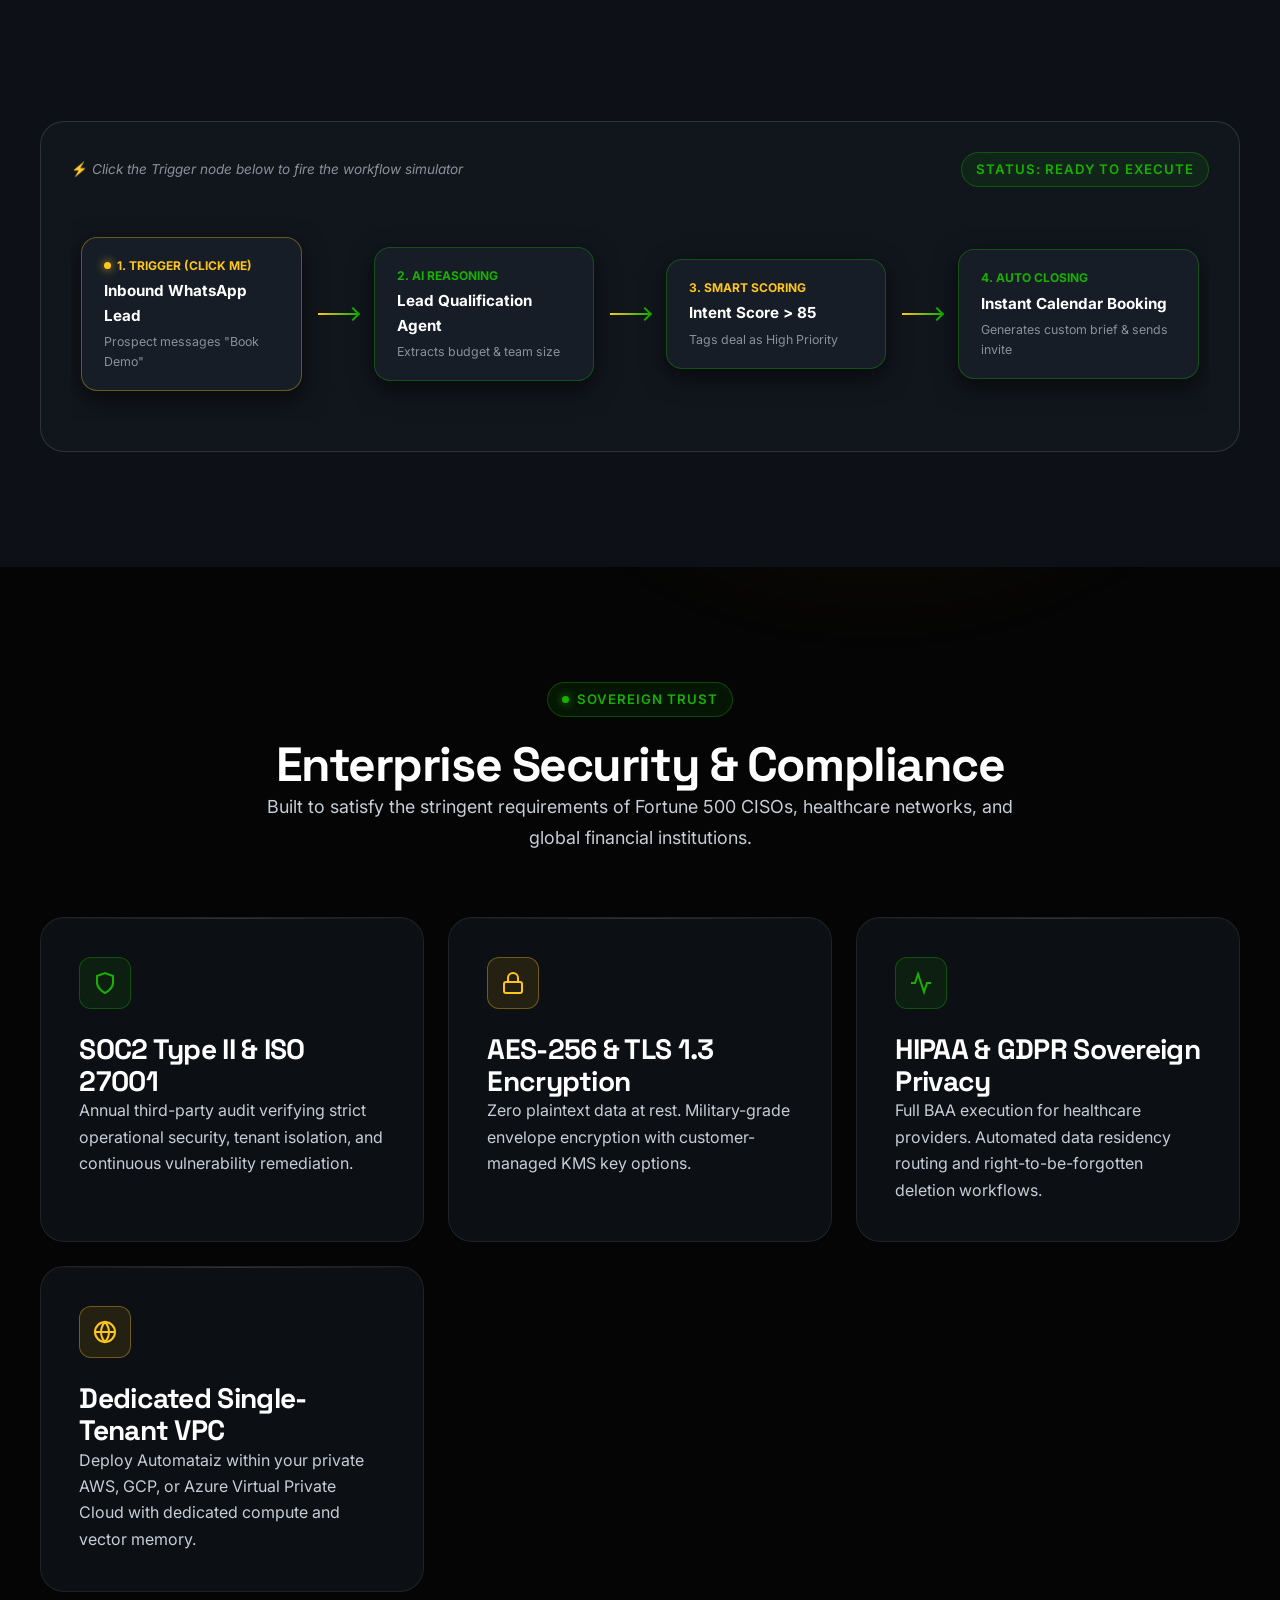
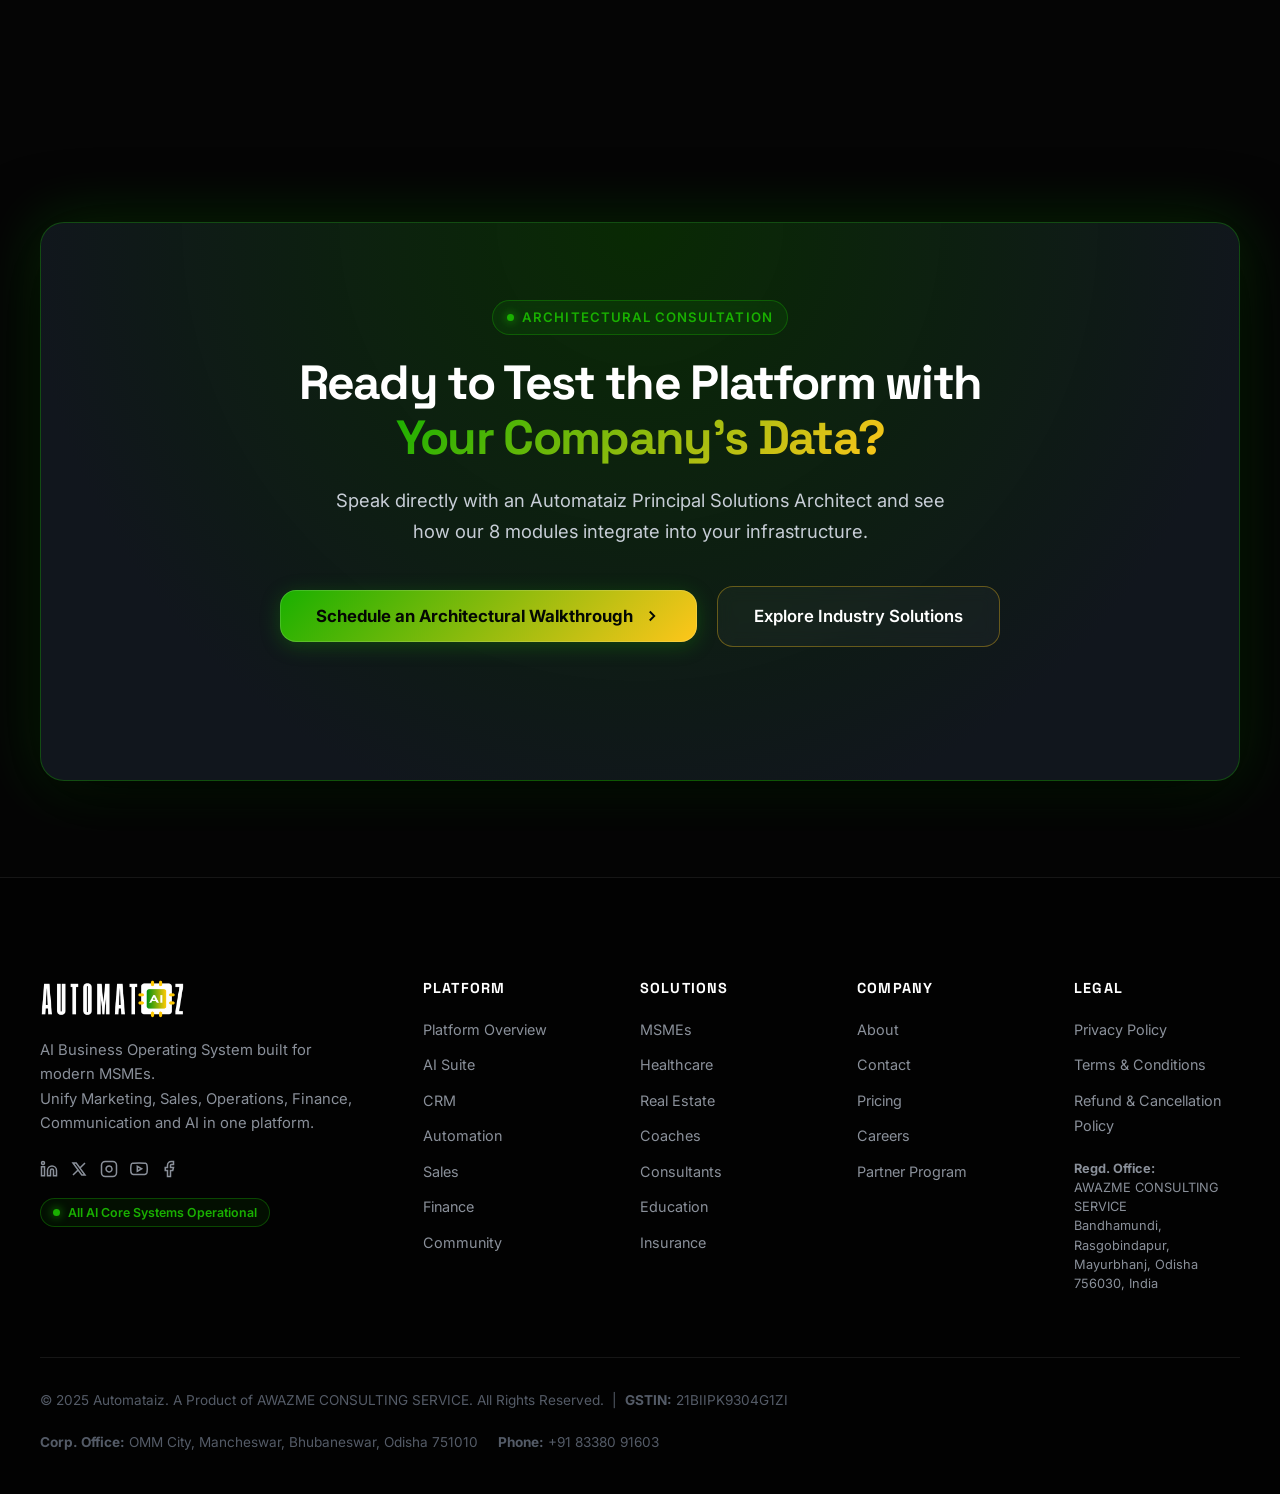
<file: platform.html>
﻿<!DOCTYPE html>
<html lang="en">
<head>
  <meta charset="UTF-8">
  <meta name="viewport" content="width=device-width, initial-scale=1.0">
  <title>Platform Architecture & Modules | AUTOMATAIZ AI Business OS</title>
  <meta name="description" content="Explore the 8 native modules, 4-layer AI architecture, visual workflow engine, and enterprise security powering the Automataiz AI Business Operating System.">
  <link rel="canonical" href="https://automataiz.in/platform.html">

  <!-- Open Graph / Social SEO -->
  <meta property="og:type" content="website">
  <meta property="og:url" content="https://automataiz.in/platform.html">
  <meta property="og:title" content="Platform Architecture & Modules | AUTOMATAIZ AI Business OS">
  <meta property="og:description" content="Explore the 8 native modules, 4-layer AI architecture, visual workflow engine, and enterprise security powering the Automataiz AI Business Operating System.">
  <meta property="og:image" content="https://automataiz.in/assets/logo.png">

  <!-- Twitter Card -->
  <meta name="twitter:card" content="summary_large_image">
  <meta name="twitter:url" content="https://automataiz.in/platform.html">
  <meta name="twitter:title" content="Platform Architecture & Modules | AUTOMATAIZ AI Business OS">
  <meta name="twitter:description" content="Explore the 8 native modules, 4-layer AI architecture, visual workflow engine, and enterprise security powering the Automataiz AI Business Operating System.">
  <meta name="twitter:image" content="https://automataiz.in/assets/logo.png">
  
  <!-- Favicon PNG -->
  <link rel="icon" type="image/png" href="assets/favicon.png">
  <link rel="apple-touch-icon" href="assets/favicon.png">
  <link rel="stylesheet" href="css/style.css">

  <!-- SEO Organization Schema -->
  <script type="application/ld+json">
  {
    "@context": "https://schema.org",
    "@type": "Organization",
    "name": "Automataiz",
    "legalName": "AWAZME CONSULTING SERVICE",
    "url": "https://automataiz.in",
    "sameAs": [
      "https://automataiz.in",
      "https://facebook.com/automataiz",
      "https://instagram.com/automataiz.saas",
      "https://linkedin.com/company/automataiz",
      "https://youtube.com/channel/UCzLu81z2ZEkQi4cWU3501CA",
      "https://x.com/Automataiz"
    ],
    "logo": "https://automataiz.in/assets/logo.png",
    "foundingDate": "2025-01",
    "taxID": "21BIIPK9304G1ZI",
    "email": "hello@automataiz.com",
    "telephone": "+918338091603",
    "description": "AI Business Operating System (AI-BOS) built for modern MSMEs to unify Marketing, Sales, Operations, Finance, Communication and AI in one platform.",
    "address": [
      {
        "@type": "PostalAddress",
        "name": "Corporate Office",
        "streetAddress": "OMM City, Mancheswar",
        "addressLocality": "Bhubaneswar",
        "addressRegion": "Odisha",
        "postalCode": "751010",
        "addressCountry": "IN"
      },
      {
        "@type": "PostalAddress",
        "name": "Registered Office",
        "streetAddress": "Bandhamundi, Rasgobindapur, Santoshpur",
        "addressLocality": "Mayurbhanj",
        "addressRegion": "Odisha",
        "postalCode": "756030",
        "addressCountry": "IN"
      }
    ]
  }
  </script>
</head>
<body>

  <div class="bg-grid-overlay"></div>
  <div class="ambient-glow-bg glow-green" style="top: 10%; left: 15%; width: 500px; height: 500px;"></div>
  <div class="ambient-glow-bg glow-yellow" style="top: 50%; right: 10%; width: 550px; height: 550px;"></div>

  <!-- Header -->
  <header class="site-nav">
    <div class="container-wide nav-inner">
      <a href="index.html" class="brand-logo" aria-label="AUTOMATAIZ Home">
        <img src="assets/logo.png" alt="AUTOMATAIZ – The AI Business OS" class="brand-logo-img">
      </a>

      <nav aria-label="Primary Navigation">
        <ul class="nav-menu">
          <li><a href="index.html" class="nav-link">Home</a></li>
          <li><a href="platform.html" class="nav-link active">Platform</a></li>
          <li><a href="solutions.html" class="nav-link">Solutions</a></li>
          <li><a href="industries.html" class="nav-link">Industries</a></li>
          <li><a href="pricing.html" class="nav-link">Pricing</a></li>
          <li><a href="resources.html" class="nav-link">Resources</a></li>
          <li><a href="company.html" class="nav-link">Company</a></li>
          <li><a href="founder.html" class="nav-link">Founder</a></li>
          <li><a href="contact.html" class="nav-link">Contact</a></li>
        </ul>
      </nav>

      <div class="nav-cta-wrap">
        <a href="pricing.html" class="btn btn-secondary btn-sm">View Pricing</a>
        <button class="btn btn-primary btn-sm btn-book-demo" data-modal="demoModal">
          Book a Demo
          <svg width="14" height="14" viewBox="0 0 24 24" fill="none" stroke="currentColor" stroke-width="2.5"><polyline points="9 18 15 12 9 6"></polyline></svg>
        </button>
        <button class="mobile-toggle" aria-label="Open Navigation Menu">
          <svg width="24" height="24" viewBox="0 0 24 24" fill="none" stroke="currentColor" stroke-width="2"><line x1="3" y1="12" x2="21" y2="12"></line><line x1="3" y1="6" x2="21" y2="6"></line><line x1="3" y1="18" x2="21" y2="18"></line></svg>
        </button>
      </div>
    </div>

    <div class="mobile-drawer">
      <ul class="nav-menu">
        <li><a href="index.html" class="nav-link">Home</a></li>
        <li><a href="platform.html" class="nav-link active">Platform</a></li>
        <li><a href="solutions.html" class="nav-link">Solutions</a></li>
        <li><a href="industries.html" class="nav-link">Industries</a></li>
        <li><a href="pricing.html" class="nav-link">Pricing</a></li>
        <li><a href="resources.html" class="nav-link">Resources</a></li>
        <li><a href="company.html" class="nav-link">Company</a></li>
        <li><a href="founder.html" class="nav-link">Founder</a></li>
        <li><a href="contact.html" class="nav-link">Contact</a></li>
      </ul>
      <div style="display: flex; flex-direction: column; gap: 12px;">
        <button class="btn btn-primary btn-book-demo" data-modal="demoModal" style="width: 100%;">Book a Demo</button>
      </div>
    </div>
  </header>

  <!-- Hero Header -->
  <section class="section" style="padding-top: 140px; padding-bottom: 60px;">
    <div class="container text-center">
      <div class="section-header">
        <span class="badge-tag green"><span class="pulse-dot"></span> The Autonomous Core</span>
        <h1>Engineered for Total Operational Autonomy</h1>
        <p class="lead">
          A unified, high-throughput AI Business Operating System designed from the ground up to replace fragmented legacy SaaS stacks with sovereign multi-agent intelligence.
        </p>
      </div>
    </div>
  </section>

  <!-- 4-Layer Architecture Diagram -->
  <section class="section" style="background: var(--bg-secondary); padding-top: 50px;">
    <div class="container">
      <div class="section-header">
        <span class="badge-tag yellow"><span class="pulse-dot yellow"></span> System Topology</span>
        <h2>The 4-Layer Autonomous Architecture</h2>
        <p>
          How Automataiz achieves sub-second reactive execution across all customer touchpoints.
        </p>
      </div>

      <div style="display: flex; flex-direction: column; gap: 20px; max-width: 900px; margin: 0 auto;">
        
        <!-- Layer 1 -->
        <div class="card-glass" style="border-left: 4px solid var(--green-primary);">
          <div style="display: flex; justify-content: space-between; align-items: center; margin-bottom: 8px;">
            <span style="font-size: 0.8rem; font-weight: 700; color: #19B000; text-transform: uppercase;">Layer 01 // Multi-Agent Swarm Intelligence</span>
            <span class="badge-tag green" style="margin: 0; padding: 2px 10px; font-size: 0.72rem;">Cognitive Layer</span>
          </div>
          <h3 style="font-size: 1.25rem; margin-bottom: 6px;">Autonomous Specialist AI Agents</h3>
          <p style="font-size: 0.925rem; color: var(--text-secondary);">
            Orchestrated LLM swarms equipped with tool execution, contextual RAG memory, and dynamic self-reflection. Agents qualify leads, draft contracts, reconcile invoices, and reply to client inquiries in milliseconds.
          </p>
        </div>

        <!-- Layer 2 -->
        <div class="card-glass" style="border-left: 4px solid var(--yellow-primary);">
          <div style="display: flex; justify-content: space-between; align-items: center; margin-bottom: 8px;">
            <span style="font-size: 0.8rem; font-weight: 700; color: #FFC61A; text-transform: uppercase;">Layer 02 // Native Event & Workflow Engine</span>
            <span class="badge-tag yellow" style="margin: 0; padding: 2px 10px; font-size: 0.72rem;">Execution Engine</span>
          </div>
          <h3 style="font-size: 1.25rem; margin-bottom: 6px;">Zero-Latency Event Fabric</h3>
          <p style="font-size: 0.925rem; color: var(--text-secondary);">
            Real-time event broker executing asynchronous multi-branch automations. Eliminates brittle third-party webhooks (e.g. Zapier) by running directly inside the central transaction loop.
          </p>
        </div>

        <!-- Layer 3 -->
        <div class="card-glass" style="border-left: 4px solid var(--green-primary);">
          <div style="display: flex; justify-content: space-between; align-items: center; margin-bottom: 8px;">
            <span style="font-size: 0.8rem; font-weight: 700; color: #19B000; text-transform: uppercase;">Layer 03 // Sovereign Unified Data Fabric</span>
            <span class="badge-tag green" style="margin: 0; padding: 2px 10px; font-size: 0.72rem;">Data Fabric</span>
          </div>
          <h3 style="font-size: 1.25rem; margin-bottom: 6px;">Single Source of Customer Truth (SSOT)</h3>
          <p style="font-size: 0.925rem; color: var(--text-secondary);">
            Unified relational graph storing contacts, conversations, deals, ledgers, and audit logs. Zero duplicate records. 100% synchronized state across every module in real time.
          </p>
        </div>

        <!-- Layer 4 -->
        <div class="card-glass" style="border-left: 4px solid var(--yellow-primary);">
          <div style="display: flex; justify-content: space-between; align-items: center; margin-bottom: 8px;">
            <span style="font-size: 0.8rem; font-weight: 700; color: #FFC61A; text-transform: uppercase;">Layer 04 // Omnichannel Gateway</span>
            <span class="badge-tag yellow" style="margin: 0; padding: 2px 10px; font-size: 0.72rem;">I/O Gateway</span>
          </div>
          <h3 style="font-size: 1.25rem; margin-bottom: 6px;">Native Communication Rails</h3>
          <p style="font-size: 0.925rem; color: var(--text-secondary);">
            Direct carrier connections, official Meta WhatsApp Cloud API gateway, high-deliverability SMTP/IMAP servers, and high-frequency webhook listeners.
          </p>
        </div>
      </div>
    </div>
  </section>

  <!-- Interactive Module Deep Dive Tabs -->
  <section class="section" data-tabs>
    <div class="container">
      <div class="section-header">
        <span class="badge-tag green"><span class="pulse-dot"></span> Interactive Explorer</span>
        <h2>Deep Dive Into the 8 Sovereign Modules</h2>
        <p class="lead">
          Click through any module below to inspect live capabilities, architecture schemas, and business workflows.
        </p>
      </div>

      <!-- Tab Controls -->
      <div class="tab-controls">
        <button class="tab-btn active" data-target="#tab-marketing">Marketing</button>
        <button class="tab-btn" data-target="#tab-sales">Sales</button>
        <button class="tab-btn" data-target="#tab-crm">CRM</button>
        <button class="tab-btn" data-target="#tab-whatsapp">WhatsApp</button>
        <button class="tab-btn" data-target="#tab-automation">Automation</button>
        <button class="tab-btn" data-target="#tab-finance">Finance</button>
        <button class="tab-btn" data-target="#tab-community">Community</button>
        <button class="tab-btn" data-target="#tab-ai">AI Swarm</button>
      </div>

      <!-- Tab 1: Marketing -->
      <div class="tab-content-panel active" id="tab-marketing">
        <div class="roi-calculator-box">
          <div>
            <div class="badge-tag green">Module 01</div>
            <h2>Autonomous Multi-Channel Marketing Engine</h2>
            <p style="margin: 1rem 0 1.5rem; font-size: 1.05rem;">
              Transform your marketing from manual campaign scheduling to predictive, self-optimizing autonomous funnels.
            </p>
            <ul class="module-features-list">
              <li><svg width="16" height="16" viewBox="0 0 24 24" fill="none" stroke="#19B000" stroke-width="2.5"><polyline points="20 6 9 17 4 12"></polyline></svg> AI Audience Segmentation based on buying intent & past interactions</li>
              <li><svg width="16" height="16" viewBox="0 0 24 24" fill="none" stroke="#19B000" stroke-width="2.5"><polyline points="20 6 9 17 4 12"></polyline></svg> Cross-Channel Creative Generator (WhatsApp copy, emails, landing pages)</li>
              <li><svg width="16" height="16" viewBox="0 0 24 24" fill="none" stroke="#19B000" stroke-width="2.5"><polyline points="20 6 9 17 4 12"></polyline></svg> Real-time ROAS attribution and multi-touch revenue modeling</li>
            </ul>
          </div>
          <div class="card-glass" style="background: rgba(0,0,0,0.5);">
            <div style="font-size: 0.8rem; color: #19B000; font-weight: 700; margin-bottom: 8px;">LIVE CAMPAIGN TELEMETRY</div>
            <div style="font-size: 1.8rem; font-weight: 800; color: #FFFFFF; margin-bottom: 4px;">48.6% Open Rate</div>
            <div style="font-size: 0.85rem; color: var(--text-muted); margin-bottom: 16px;">WhatsApp VIP Retargeting Sequence #829</div>
            <div style="background: rgba(25,176,0,0.1); border: 1px solid var(--green-border); border-radius: var(--radius-md); padding: 12px;">
              <span style="font-size: 0.75rem; color: #19B000; font-weight: 600;">AI Optimization Active:</span>
              <p style="font-size: 0.85rem; color: #FFFFFF; margin-top: 4px;">Shifted 85% of ad budget to high-intent mobile users based on real-time checkout signals.</p>
            </div>
          </div>
        </div>
      </div>

      <!-- Tab 2: Sales -->
      <div class="tab-content-panel" id="tab-sales">
        <div class="roi-calculator-box">
          <div>
            <div class="badge-tag yellow">Module 02</div>
            <h2>Predictive Pipeline & Deal Acceleration</h2>
            <p style="margin: 1rem 0 1.5rem; font-size: 1.05rem;">
              Accelerate deal velocity with AI-scored pipeline stages and instant proposal generation.
            </p>
            <ul class="module-features-list">
              <li><svg width="16" height="16" viewBox="0 0 24 24" fill="none" stroke="#FFC61A" stroke-width="2.5"><polyline points="20 6 9 17 4 12"></polyline></svg> Smart Win-Probability Scoring based on conversational sentiment</li>
              <li><svg width="16" height="16" viewBox="0 0 24 24" fill="none" stroke="#FFC61A" stroke-width="2.5"><polyline points="20 6 9 17 4 12"></polyline></svg> Automated Meeting Summaries & Action Item Extraction</li>
              <li><svg width="16" height="16" viewBox="0 0 24 24" fill="none" stroke="#FFC61A" stroke-width="2.5"><polyline points="20 6 9 17 4 12"></polyline></svg> 1-Click Custom MSA & Contract Generation with e-signatures</li>
            </ul>
          </div>
          <div class="card-glass" style="background: rgba(0,0,0,0.5); border-color: var(--yellow-border);">
            <div style="font-size: 0.8rem; color: #FFC61A; font-weight: 700; margin-bottom: 8px;">DEAL ACCELERATION SCORE</div>
            <div style="font-size: 1.8rem; font-weight: 800; color: #FFFFFF; margin-bottom: 4px;">94 / 100 Intent Score</div>
            <div style="font-size: 0.85rem; color: var(--text-muted); margin-bottom: 16px;">Acme Corp Enterprise Suite (₹40,00,000 ARR)</div>
            <div style="background: rgba(255,198,26,0.1); border: 1px solid var(--yellow-border); border-radius: var(--radius-md); padding: 12px;">
              <span style="font-size: 0.75rem; color: #FFC61A; font-weight: 600;">Autonomous Next Step:</span>
              <p style="font-size: 0.85rem; color: #FFFFFF; margin-top: 4px;">Auto-generated security whitepaper sent to VP of Engineering after compliance question detected.</p>
            </div>
          </div>
        </div>
      </div>

      <!-- Tab 3: CRM -->
      <div class="tab-content-panel" id="tab-crm">
        <div class="roi-calculator-box">
          <div>
            <div class="badge-tag green">Module 03</div>
            <h2>360° Intelligent Customer Graph</h2>
            <p style="margin: 1rem 0 1.5rem; font-size: 1.05rem;">
              Never ask a customer to repeat themselves. Every WhatsApp message, email, transaction, and ticket lives on one unified timeline.
            </p>
            <ul class="module-features-list">
              <li><svg width="16" height="16" viewBox="0 0 24 24" fill="none" stroke="#19B000" stroke-width="2.5"><polyline points="20 6 9 17 4 12"></polyline></svg> Zero duplicate contact records with automated fuzzy deduplication</li>
              <li><svg width="16" height="16" viewBox="0 0 24 24" fill="none" stroke="#19B000" stroke-width="2.5"><polyline points="20 6 9 17 4 12"></polyline></svg> Contextual Memory Vector Store for each account</li>
              <li><svg width="16" height="16" viewBox="0 0 24 24" fill="none" stroke="#19B000" stroke-width="2.5"><polyline points="20 6 9 17 4 12"></polyline></svg> Automatic churn risk indicators and sentiment alerts</li>
            </ul>
          </div>
          <div class="card-glass" style="background: rgba(0,0,0,0.5);">
            <div style="font-size: 0.8rem; color: #19B000; font-weight: 700; margin-bottom: 8px;">UNIFIED CONTACT TIMELINE</div>
            <div style="font-size: 1.2rem; font-weight: 700; color: #FFFFFF; margin-bottom: 8px;">Dr. Robert Chen, Chief Medical Officer</div>
            <div style="font-size: 0.85rem; color: var(--text-secondary); display: flex; flex-direction: column; gap: 8px;">
              <div>🟢 <strong>10:14 AM:</strong> WhatsApp inquiry regarding HIPAA BAA</div>
              <div>🟡 <strong>10:15 AM:</strong> AI Assistant answered & attached certificate</div>
              <div>🟢 <strong>10:22 AM:</strong> Demo scheduled for Friday 2:00 PM EST</div>
            </div>
          </div>
        </div>
      </div>

      <!-- Tab 4: WhatsApp -->
      <div class="tab-content-panel" id="tab-whatsapp">
        <div class="roi-calculator-box">
          <div>
            <div class="badge-tag yellow">Module 04</div>
            <h2>Official Meta WhatsApp Enterprise Hub</h2>
            <p style="margin: 1rem 0 1.5rem; font-size: 1.05rem;">
              Harness the world's #1 communication channel with 98% open rates and autonomous 2-way AI conversational voice and text agents.
            </p>
            <ul class="module-features-list">
              <li><svg width="16" height="16" viewBox="0 0 24 24" fill="none" stroke="#FFC61A" stroke-width="2.5"><polyline points="20 6 9 17 4 12"></polyline></svg> Official Meta Cloud API with Green Checkmark Verification</li>
              <li><svg width="16" height="16" viewBox="0 0 24 24" fill="none" stroke="#FFC61A" stroke-width="2.5"><polyline points="20 6 9 17 4 12"></polyline></svg> Multi-Agent Shared Team Inbox with collision detection</li>
              <li><svg width="16" height="16" viewBox="0 0 24 24" fill="none" stroke="#FFC61A" stroke-width="2.5"><polyline points="20 6 9 17 4 12"></polyline></svg> Interactive Quick-Reply Buttons & Native Product Catalogs</li>
            </ul>
          </div>
          <div class="card-glass" style="background: rgba(0,0,0,0.5); border-color: var(--yellow-border);">
            <div style="font-size: 0.8rem; color: #FFC61A; font-weight: 700; margin-bottom: 8px;">WHATSAPP ENTERPRISE SLA</div>
            <div style="font-size: 1.8rem; font-weight: 800; color: #FFFFFF; margin-bottom: 4px;">0.8s Latency</div>
            <div style="font-size: 0.85rem; color: var(--text-muted); margin-bottom: 16px;">Direct Cloud API connection • 10,000 msg/sec capability</div>
            <div style="background: rgba(255,198,26,0.1); border: 1px solid var(--yellow-border); border-radius: var(--radius-md); padding: 12px;">
              <span style="font-size: 0.75rem; color: #FFC61A; font-weight: 600;">Autonomous Resolution Rate:</span>
              <p style="font-size: 0.85rem; color: #FFFFFF; margin-top: 4px;">88.4% of customer requests resolved completely without human rep intervention.</p>
            </div>
          </div>
        </div>
      </div>

      <!-- Tab 5: Automation -->
      <div class="tab-content-panel" id="tab-automation">
        <div class="roi-calculator-box">
          <div>
            <div class="badge-tag green">Module 05</div>
            <h2>Native Visual Workflow Engine</h2>
            <p style="margin: 1rem 0 1.5rem; font-size: 1.05rem;">
              Build powerful, branching automations with zero coding. Real-time visual debugger and zero external API latency.
            </p>
            <ul class="module-features-list">
              <li><svg width="16" height="16" viewBox="0 0 24 24" fill="none" stroke="#19B000" stroke-width="2.5"><polyline points="20 6 9 17 4 12"></polyline></svg> Over 500+ pre-built enterprise workflow templates</li>
              <li><svg width="16" height="16" viewBox="0 0 24 24" fill="none" stroke="#19B000" stroke-width="2.5"><polyline points="20 6 9 17 4 12"></polyline></svg> Complex IF/ELSE branching with LLM semantic decision routing</li>
              <li><svg width="16" height="16" viewBox="0 0 24 24" fill="none" stroke="#19B000" stroke-width="2.5"><polyline points="20 6 9 17 4 12"></polyline></svg> Rollback and replay capabilities for critical transaction safety</li>
            </ul>
          </div>
          <div class="card-glass" style="background: rgba(0,0,0,0.5);">
            <div style="font-size: 0.8rem; color: #19B000; font-weight: 700; margin-bottom: 8px;">EXECUTION ENGINE PERFORMANCE</div>
            <div style="font-size: 1.8rem; font-weight: 800; color: #FFFFFF; margin-bottom: 4px;">99.999% Reliability</div>
            <div style="font-size: 0.85rem; color: var(--text-muted); margin-bottom: 16px;">Zero third-party middleware failure points</div>
            <div style="background: rgba(25,176,0,0.1); border: 1px solid var(--green-border); border-radius: var(--radius-md); padding: 12px;">
              <span style="font-size: 0.75rem; color: #19B000; font-weight: 600;">System Event:</span>
              <p style="font-size: 0.85rem; color: #FFFFFF; margin-top: 4px;">Triggered 14,200 automated onboarding sequences in 2.1 seconds with 0 errors.</p>
            </div>
          </div>
        </div>
      </div>

      <!-- Tab 6: Finance -->
      <div class="tab-content-panel" id="tab-finance">
        <div class="roi-calculator-box">
          <div>
            <div class="badge-tag yellow">Module 06</div>
            <h2>Finance, Billing & Smart Ledger</h2>
            <p style="margin: 1rem 0 1.5rem; font-size: 1.05rem;">
              Connect your bank feeds, automate recurring invoices, track subscriptions, and simulate 90-day cash flows on autopilot.
            </p>
            <ul class="module-features-list">
              <li><svg width="16" height="16" viewBox="0 0 24 24" fill="none" stroke="#FFC61A" stroke-width="2.5"><polyline points="20 6 9 17 4 12"></polyline></svg> Multi-currency Stripe & Bank Rail integration</li>
              <li><svg width="16" height="16" viewBox="0 0 24 24" fill="none" stroke="#FFC61A" stroke-width="2.5"><polyline points="20 6 9 17 4 12"></polyline></svg> Automated Smart Dunning & Payment Recovery</li>
              <li><svg width="16" height="16" viewBox="0 0 24 24" fill="none" stroke="#FFC61A" stroke-width="2.5"><polyline points="20 6 9 17 4 12"></polyline></svg> AI Expense OCR parsing & automatic chart-of-accounts allocation</li>
            </ul>
          </div>
          <div class="card-glass" style="background: rgba(0,0,0,0.5); border-color: var(--yellow-border);">
            <div style="font-size: 0.8rem; color: #FFC61A; font-weight: 700; margin-bottom: 8px;">FINANCIAL INTELLIGENCE</div>
            <div style="font-size: 1.8rem; font-weight: 800; color: #FFFFFF; margin-bottom: 4px;">₹0 Unreconciled</div>
            <div style="font-size: 0.85rem; color: var(--text-muted); margin-bottom: 16px;">Real-time balance sheet & P&L synchronization</div>
            <div style="background: rgba(255,198,26,0.1); border: 1px solid var(--yellow-border); border-radius: var(--radius-md); padding: 12px;">
              <span style="font-size: 0.75rem; color: #FFC61A; font-weight: 600;">Autonomous Recovery:</span>
              <p style="font-size: 0.85rem; color: #FFFFFF; margin-top: 4px;">Recovered ₹15,20,000 in failed customer payments via smart WhatsApp payment & UPI links.</p>
            </div>
          </div>
        </div>
      </div>

      <!-- Tab 7: Community -->
      <div class="tab-content-panel" id="tab-community">
        <div class="roi-calculator-box">
          <div>
            <div class="badge-tag green">Module 07</div>
            <h2>Monetized Community & Member Hub</h2>
            <p style="margin: 1rem 0 1.5rem; font-size: 1.05rem;">
              Host courses, VIP mastermind tiers, discussion channels, and live events directly on your custom domain.
            </p>
            <ul class="module-features-list">
              <li><svg width="16" height="16" viewBox="0 0 24 24" fill="none" stroke="#19B000" stroke-width="2.5"><polyline points="20 6 9 17 4 12"></polyline></svg> Fully white-labeled member mobile app & web portal</li>
              <li><svg width="16" height="16" viewBox="0 0 24 24" fill="none" stroke="#19B000" stroke-width="2.5"><polyline points="20 6 9 17 4 12"></polyline></svg> Tiered membership paywalls tied to recurring billing</li>
              <li><svg width="16" height="16" viewBox="0 0 24 24" fill="none" stroke="#19B000" stroke-width="2.5"><polyline points="20 6 9 17 4 12"></polyline></svg> AI community moderator and automated member onboarding</li>
            </ul>
          </div>
          <div class="card-glass" style="background: rgba(0,0,0,0.5);">
            <div style="font-size: 0.8rem; color: #19B000; font-weight: 700; margin-bottom: 8px;">MEMBER ENGAGEMENT METRICS</div>
            <div style="font-size: 1.8rem; font-weight: 800; color: #FFFFFF; margin-bottom: 4px;">92.4% Retention</div>
            <div style="font-size: 0.85rem; color: var(--text-muted); margin-bottom: 16px;">Over 24,000 active monthly discussion participants</div>
            <div style="background: rgba(25,176,0,0.1); border: 1px solid var(--green-border); border-radius: var(--radius-md); padding: 12px;">
              <span style="font-size: 0.75rem; color: #19B000; font-weight: 600;">Autonomous Assistant:</span>
              <p style="font-size: 0.85rem; color: #FFFFFF; margin-top: 4px;">AI agent answers 70% of technical community questions with direct links to documentation.</p>
            </div>
          </div>
        </div>
      </div>

      <!-- Tab 8: AI Assistants -->
      <div class="tab-content-panel" id="tab-ai">
        <div class="roi-calculator-box">
          <div>
            <div class="badge-tag yellow">Module 08</div>
            <h2>Autonomous AI Swarm Orchestra</h2>
            <p style="margin: 1rem 0 1.5rem; font-size: 1.05rem;">
              Deploy specialized AI workers across Sales, Support, Finance, and Marketing that collaborate and hand off tasks autonomously.
            </p>
            <ul class="module-features-list">
              <li><svg width="16" height="16" viewBox="0 0 24 24" fill="none" stroke="#FFC61A" stroke-width="2.5"><polyline points="20 6 9 17 4 12"></polyline></svg> Zero hallucination guardrails with citations</li>
              <li><svg width="16" height="16" viewBox="0 0 24 24" fill="none" stroke="#FFC61A" stroke-width="2.5"><polyline points="20 6 9 17 4 12"></polyline></svg> Fine-tuned models with your company's SOPs and voice</li>
              <li><svg width="16" height="16" viewBox="0 0 24 24" fill="none" stroke="#FFC61A" stroke-width="2.5"><polyline points="20 6 9 17 4 12"></polyline></svg> Sub-agent delegation and autonomous multi-step execution</li>
            </ul>
          </div>
          <div class="card-glass" style="background: rgba(0,0,0,0.5); border-color: var(--yellow-border);">
            <div style="font-size: 0.8rem; color: #FFC61A; font-weight: 700; margin-bottom: 8px;">ACTIVE AGENT SWARM</div>
            <div style="font-size: 1.8rem; font-weight: 800; color: #FFFFFF; margin-bottom: 4px;">24 Swarms</div>
            <div style="font-size: 0.85rem; color: var(--text-muted); margin-bottom: 16px;">Collaborating in real time across 12 business workflows</div>
            <div style="background: rgba(255,198,26,0.1); border: 1px solid var(--yellow-border); border-radius: var(--radius-md); padding: 12px;">
              <span style="font-size: 0.75rem; color: #FFC61A; font-weight: 600;">Autonomous Handoff:</span>
              <p style="font-size: 0.85rem; color: #FFFFFF; margin-top: 4px;">SDR Bot qualified lead → Handed off to Scheduling Bot → Prepared executive brief for rep.</p>
            </div>
          </div>
        </div>
      </div>
    </div>
  </section>

  <!-- Interactive Visual Workflow Simulator -->
  <section class="section" style="background: var(--bg-secondary);">
    <div class="container">
      <div class="section-header">
        <span class="badge-tag yellow"><span class="pulse-dot yellow"></span> Live Sandbox</span>
        <h2>Interactive Autonomous Workflow Simulator</h2>
        <p class="lead">
          Click the trigger node below to test how an inbound WhatsApp lead is qualified, scored, and closed automatically.
        </p>
      </div>

      <div class="workflow-builder">
        <div style="display: flex; justify-content: space-between; align-items: center; margin-bottom: 20px;">
          <span style="font-size: 0.85rem; color: var(--text-muted);">
            ⚡ <em>Click the Trigger node below to fire the workflow simulator</em>
          </span>
          <span class="badge-tag green" style="margin: 0;">Status: Ready to Execute</span>
        </div>

        <div class="wf-canvas">
          <!-- Node 1: Trigger -->
          <div class="wf-node trigger trigger-actionable" style="cursor: pointer;">
            <div style="font-size: 0.75rem; font-weight: 700; color: #FFC61A; margin-bottom: 4px; display: flex; align-items: center; gap: 6px;">
              <span class="pulse-dot yellow"></span> 1. TRIGGER (CLICK ME)
            </div>
            <div style="font-weight: 700; font-size: 0.95rem; color: #FFFFFF;">Inbound WhatsApp Lead</div>
            <div style="font-size: 0.775rem; color: var(--text-muted); margin-top: 4px;">Prospect messages "Book Demo"</div>
          </div>

          <div class="wf-connector"></div>

          <!-- Node 2: AI Qualification -->
          <div class="wf-node action">
            <div style="font-size: 0.75rem; font-weight: 700; color: #19B000; margin-bottom: 4px;">2. AI REASONING</div>
            <div style="font-weight: 700; font-size: 0.95rem; color: #FFFFFF;">Lead Qualification Agent</div>
            <div style="font-size: 0.775rem; color: var(--text-muted); margin-top: 4px;">Extracts budget & team size</div>
          </div>

          <div class="wf-connector"></div>

          <!-- Node 3: Condition -->
          <div class="wf-node action">
            <div style="font-size: 0.75rem; font-weight: 700; color: #FFC61A; margin-bottom: 4px;">3. SMART SCORING</div>
            <div style="font-weight: 700; font-size: 0.95rem; color: #FFFFFF;">Intent Score > 85</div>
            <div style="font-size: 0.775rem; color: var(--text-muted); margin-top: 4px;">Tags deal as High Priority</div>
          </div>

          <div class="wf-connector"></div>

          <!-- Node 4: Action -->
          <div class="wf-node action">
            <div style="font-size: 0.75rem; font-weight: 700; color: #19B000; margin-bottom: 4px;">4. AUTO CLOSING</div>
            <div style="font-weight: 700; font-size: 0.95rem; color: #FFFFFF;">Instant Calendar Booking</div>
            <div style="font-size: 0.775rem; color: var(--text-muted); margin-top: 4px;">Generates custom brief & sends invite</div>
          </div>
        </div>
      </div>
    </div>
  </section>

  <!-- Enterprise Security & Compliance -->
  <section class="section">
    <div class="container">
      <div class="section-header">
        <span class="badge-tag green"><span class="pulse-dot"></span> Sovereign Trust</span>
        <h2>Enterprise Security & Compliance</h2>
        <p class="lead">
          Built to satisfy the stringent requirements of Fortune 500 CISOs, healthcare networks, and global financial institutions.
        </p>
      </div>

      <div class="modules-grid">
        <div class="card-glass">
          <div class="card-icon-box">
            <svg width="24" height="24" viewBox="0 0 24 24" fill="none" stroke="currentColor" stroke-width="2"><path d="M12 22s8-4 8-10V5l-8-3-8 3v7c0 6 8 10 8 10z"></path></svg>
          </div>
          <h3>SOC2 Type II & ISO 27001</h3>
          <p>Annual third-party audit verifying strict operational security, tenant isolation, and continuous vulnerability remediation.</p>
        </div>

        <div class="card-glass hover-yellow">
          <div class="card-icon-box yellow">
            <svg width="24" height="24" viewBox="0 0 24 24" fill="none" stroke="currentColor" stroke-width="2"><rect x="3" y="11" width="18" height="11" rx="2" ry="2"></rect><path d="M7 11V7a5 5 0 0 1 10 0v4"></path></svg>
          </div>
          <h3>AES-256 & TLS 1.3 Encryption</h3>
          <p>Zero plaintext data at rest. Military-grade envelope encryption with customer-managed KMS key options.</p>
        </div>

        <div class="card-glass">
          <div class="card-icon-box">
            <svg width="24" height="24" viewBox="0 0 24 24" fill="none" stroke="currentColor" stroke-width="2"><path d="M22 12h-4l-3 9L9 3l-3 9H2"></path></svg>
          </div>
          <h3>HIPAA & GDPR Sovereign Privacy</h3>
          <p>Full BAA execution for healthcare providers. Automated data residency routing and right-to-be-forgotten deletion workflows.</p>
        </div>

        <div class="card-glass hover-yellow">
          <div class="card-icon-box yellow">
            <svg width="24" height="24" viewBox="0 0 24 24" fill="none" stroke="currentColor" stroke-width="2"><circle cx="12" cy="12" r="10"></circle><line x1="2" y1="12" x2="22" y2="12"></line><path d="M12 2a15.3 15.3 0 0 1 4 10 15.3 15.3 0 0 1-4 10 15.3 15.3 0 0 1-4-10 15.3 15.3 0 0 1 4-10z"></path></svg>
          </div>
          <h3>Dedicated Single-Tenant VPC</h3>
          <p>Deploy Automataiz within your private AWS, GCP, or Azure Virtual Private Cloud with dedicated compute and vector memory.</p>
        </div>
      </div>
    </div>
  </section>

  <!-- Final CTA -->
  <section class="section" style="padding-bottom: 6rem;">
    <div class="container">
      <div class="final-cta-card">
        <span class="badge-tag green"><span class="pulse-dot"></span> Architectural Consultation</span>
        <h2 class="hero-title">
          Ready to Test the Platform with <br>
          <span style="background: var(--grad-brand); -webkit-background-clip: text; -webkit-text-fill-color: transparent;">Your Company's Data?</span>
        </h2>
        <p>
          Speak directly with an Automataiz Principal Solutions Architect and see how our 8 modules integrate into your infrastructure.
        </p>

        <div class="hero-cta-group">
          <button class="btn btn-primary btn-lg btn-book-demo" data-modal="demoModal">
            Schedule an Architectural Walkthrough
            <svg width="18" height="18" viewBox="0 0 24 24" fill="none" stroke="currentColor" stroke-width="2.5"><polyline points="9 18 15 12 9 6"></polyline></svg>
          </button>
          <a href="solutions.html" class="btn btn-secondary btn-lg">Explore Industry Solutions</a>
        </div>
      </div>
    </div>
  </section>

  <!-- Master Footer -->
  <footer class="site-footer">
    <div class="container-wide">
      <div class="footer-grid">
        <!-- Col 1: Brand Info -->
        <div class="footer-brand">
          <a href="index.html" class="brand-logo" style="margin-bottom: 16px;" aria-label="AUTOMATAIZ Home">
            <img src="assets/logo.png" alt="AUTOMATAIZ – The AI Business OS" class="brand-logo-img">
          </a>
          <p>
            AI Business Operating System built for modern MSMEs.<br>
            Unify Marketing, Sales, Operations, Finance, Communication and AI in one platform.
          </p>
          <div style="display: flex; gap: 12px; margin: 1.25rem 0;">
            <a href="https://linkedin.com/company/automataiz" target="_blank" rel="noopener noreferrer" aria-label="LinkedIn" style="color: var(--text-muted); transition: color 0.2s;"><svg width="18" height="18" viewBox="0 0 24 24" fill="none" stroke="currentColor" stroke-width="2"><path d="M16 8a6 6 0 0 1 6 6v7h-4v-7a2 2 0 0 0-2-2 2 2 0 0 0-2 2v7h-4v-7a6 6 0 0 1 6-6z"></path><rect x="2" y="9" width="4" height="12"></rect><circle cx="4" cy="4" r="2"></circle></svg></a>
            <a href="https://x.com/Automataiz" target="_blank" rel="noopener noreferrer" aria-label="X (Twitter)" style="color: var(--text-muted); transition: color 0.2s;"><svg width="18" height="18" viewBox="0 0 24 24" fill="none" stroke="currentColor" stroke-width="2"><path d="M4 4l11.733 16h4.267l-11.733 -16z"/><path d="M4 20l6.768 -6.768m2.46 -2.46l6.772 -6.772"/></svg></a>
            <a href="https://instagram.com/automataiz.saas" target="_blank" rel="noopener noreferrer" aria-label="Instagram" style="color: var(--text-muted); transition: color 0.2s;"><svg width="18" height="18" viewBox="0 0 24 24" fill="none" stroke="currentColor" stroke-width="2"><rect x="2" y="2" width="20" height="20" rx="5" ry="5"></rect><path d="M16 11.37A4 4 0 1 1 12.63 8 4 4 0 0 1 16 11.37z"></path><line x1="17.5" y1="6.5" x2="17.51" y2="6.5"></line></svg></a>
            <a href="https://youtube.com/channel/UCzLu81z2ZEkQi4cWU3501CA" target="_blank" rel="noopener noreferrer" aria-label="YouTube" style="color: var(--text-muted); transition: color 0.2s;"><svg width="18" height="18" viewBox="0 0 24 24" fill="none" stroke="currentColor" stroke-width="2"><path d="M22.54 6.42a2.78 2.78 0 0 0-1.94-2C18.88 4 12 4 12 4s-6.88 0-8.6.46a2.78 2.78 0 0 0-1.94 2A29 29 0 0 0 1 11.75a29 29 0 0 0 .46 5.33A2.78 2.78 0 0 0 3.4 19c1.72.46 8.6.46 8.6.46s6.88 0 8.6-.46a2.78 2.78 0 0 0 1.94-2 29 29 0 0 0 .46-5.25 29 29 0 0 0-.46-5.33z"></path><polygon points="9.75 15.02 15.5 11.75 9.75 8.48 9.75 15.02"></polygon></svg></a>
            <a href="https://facebook.com/automataiz" target="_blank" rel="noopener noreferrer" aria-label="Facebook" style="color: var(--text-muted); transition: color 0.2s;"><svg width="18" height="18" viewBox="0 0 24 24" fill="none" stroke="currentColor" stroke-width="2"><path d="M18 2h-3a5 5 0 0 0-5 5v3H7v4h3v8h4v-8h3l1-4h-4V7a1 1 0 0 1 1-1h3z"></path></svg></a>
          </div>
          <div class="system-status">
            <span class="pulse-dot"></span>
            <span>All AI Core Systems Operational</span>
          </div>
        </div>

        <!-- Col 2: Platform -->
        <div class="footer-col">
          <h4>Platform</h4>
          <ul class="footer-links">
            <li><a href="platform.html">Platform Overview</a></li>
            <li><a href="platform.html#ai">AI Suite</a></li>
            <li><a href="platform.html#crm">CRM</a></li>
            <li><a href="platform.html#automation">Automation</a></li>
            <li><a href="platform.html#sales">Sales</a></li>
            <li><a href="platform.html#finance">Finance</a></li>
            <li><a href="platform.html#community">Community</a></li>
          </ul>
        </div>

        <!-- Col 3: Solutions -->
        <div class="footer-col">
          <h4>Solutions</h4>
          <ul class="footer-links">
            <li><a href="solutions.html#msmes">MSMEs</a></li>
            <li><a href="solutions.html#healthcare">Healthcare</a></li>
            <li><a href="solutions.html#realestate">Real Estate</a></li>
            <li><a href="solutions.html#coaches">Coaches</a></li>
            <li><a href="solutions.html#consultants">Consultants</a></li>
            <li><a href="solutions.html#education">Education</a></li>
            <li><a href="solutions.html#insurance">Insurance</a></li>
          </ul>
        </div>

        <!-- Col 4: Company -->
        <div class="footer-col">
          <h4>Company</h4>
          <ul class="footer-links">
            <li><a href="company.html">About</a></li>
            <li><a href="contact.html">Contact</a></li>
            <li><a href="pricing.html">Pricing</a></li>
            <li><a href="company.html#careers">Careers</a></li>
            <li><a href="contact.html#partner">Partner Program</a></li>
          </ul>
        </div>

        <!-- Col 5: Legal -->
        <div class="footer-col">
          <h4>Legal</h4>
          <ul class="footer-links">
            <li><a href="privacy.html">Privacy Policy</a></li>
            <li><a href="terms.html">Terms & Conditions</a></li>
            <li><a href="refund.html">Refund & Cancellation Policy</a></li>
          </ul>
          <div style="margin-top: 1.25rem; font-size: 0.8rem; color: var(--text-muted); line-height: 1.5;">
            <strong>Regd. Office:</strong><br>
            AWAZME CONSULTING SERVICE<br>
            Bandhamundi, Rasgobindapur, Mayurbhanj, Odisha 756030, India
          </div>
        </div>
      </div>

      <!-- Bottom Bar -->
      <div class="footer-bottom">
        <div>
          © 2025 Automataiz. A Product of AWAZME CONSULTING SERVICE. All Rights Reserved. &nbsp;|&nbsp; <strong>GSTIN:</strong> 21BIIPK9304G1ZI
        </div>
        <div style="display: flex; gap: 20px; flex-wrap: wrap;">
          <span><strong>Corp. Office:</strong> OMM City, Mancheswar, Bhubaneswar, Odisha 751010</span>
          <span><strong>Phone:</strong> <a href="tel:+918338091603" style="color: inherit;">+91 83380 91603</a></span>
        </div>
      </div>
    </div>
  </footer>

  <script src="js/particles.js"></script>
  <script src="js/main.js"></script>
  <script src="js/dashboard.js"></script>
</body>
</html>
</file>
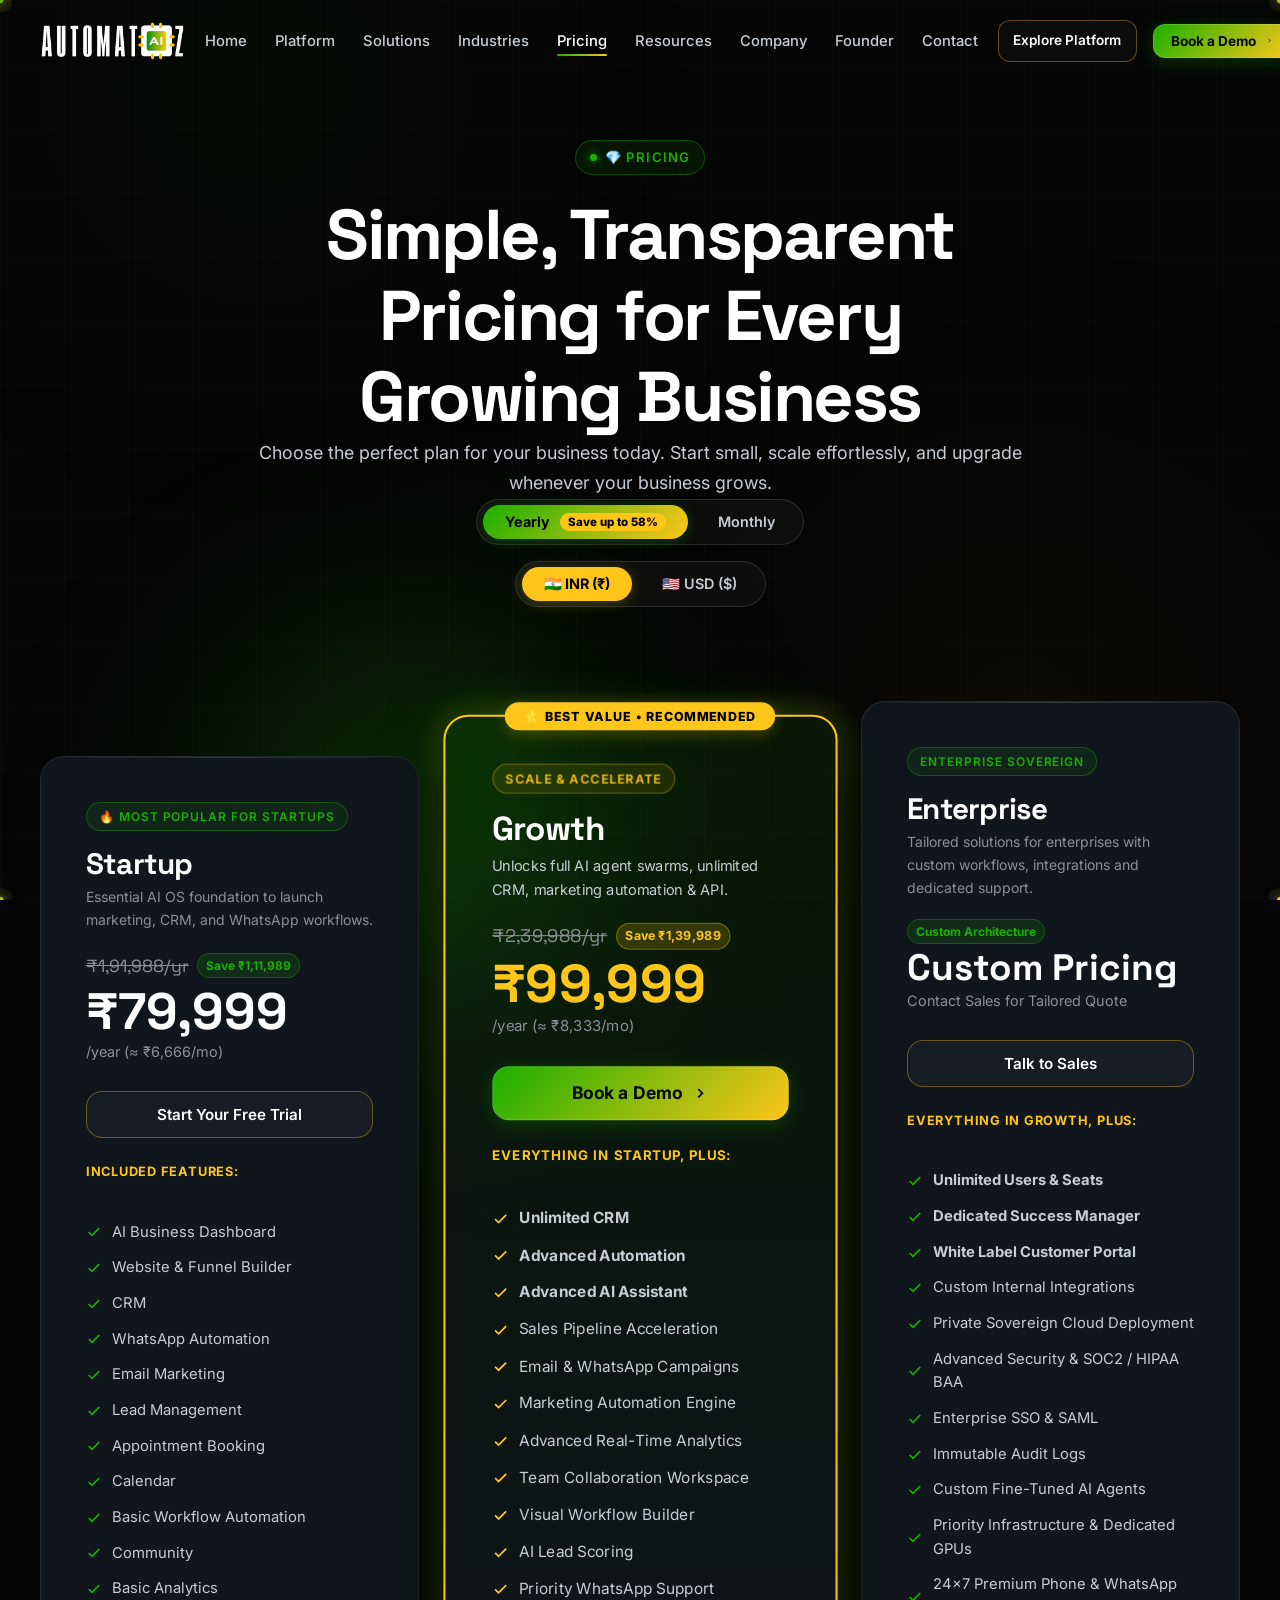
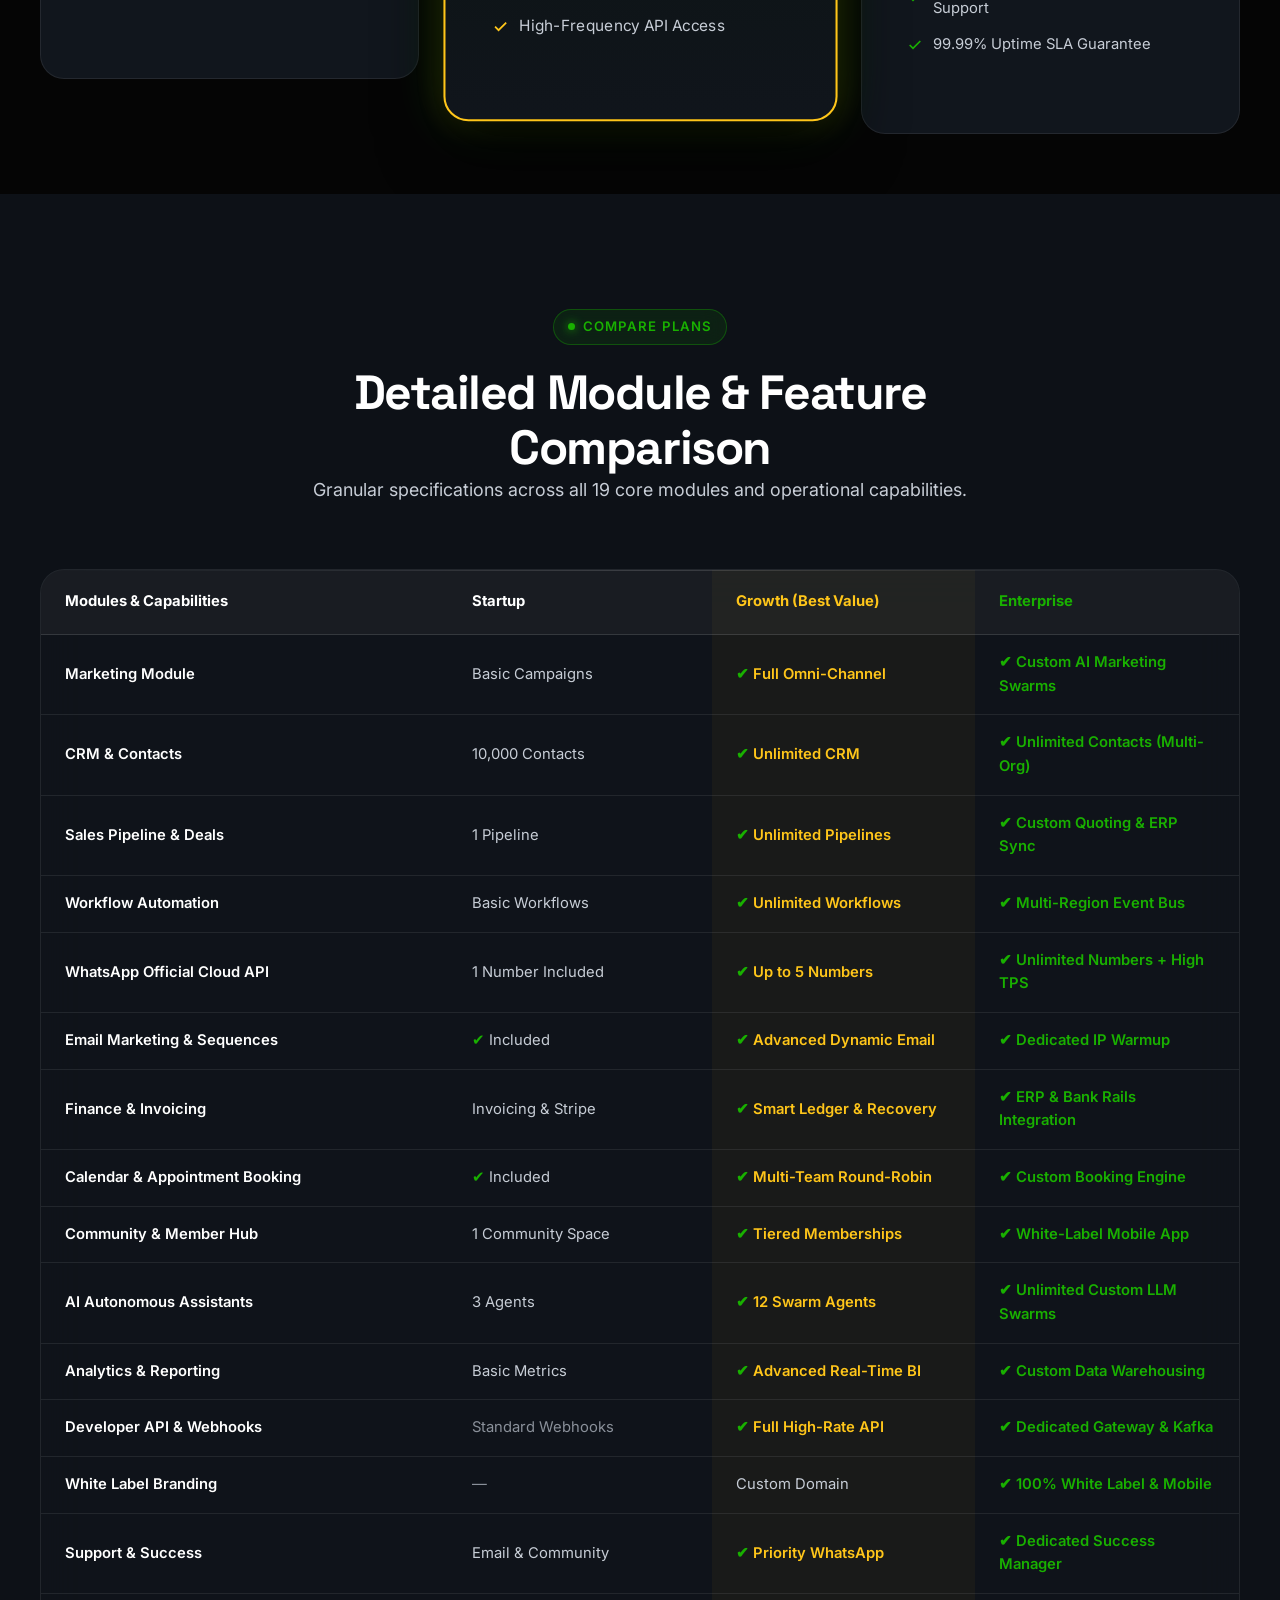
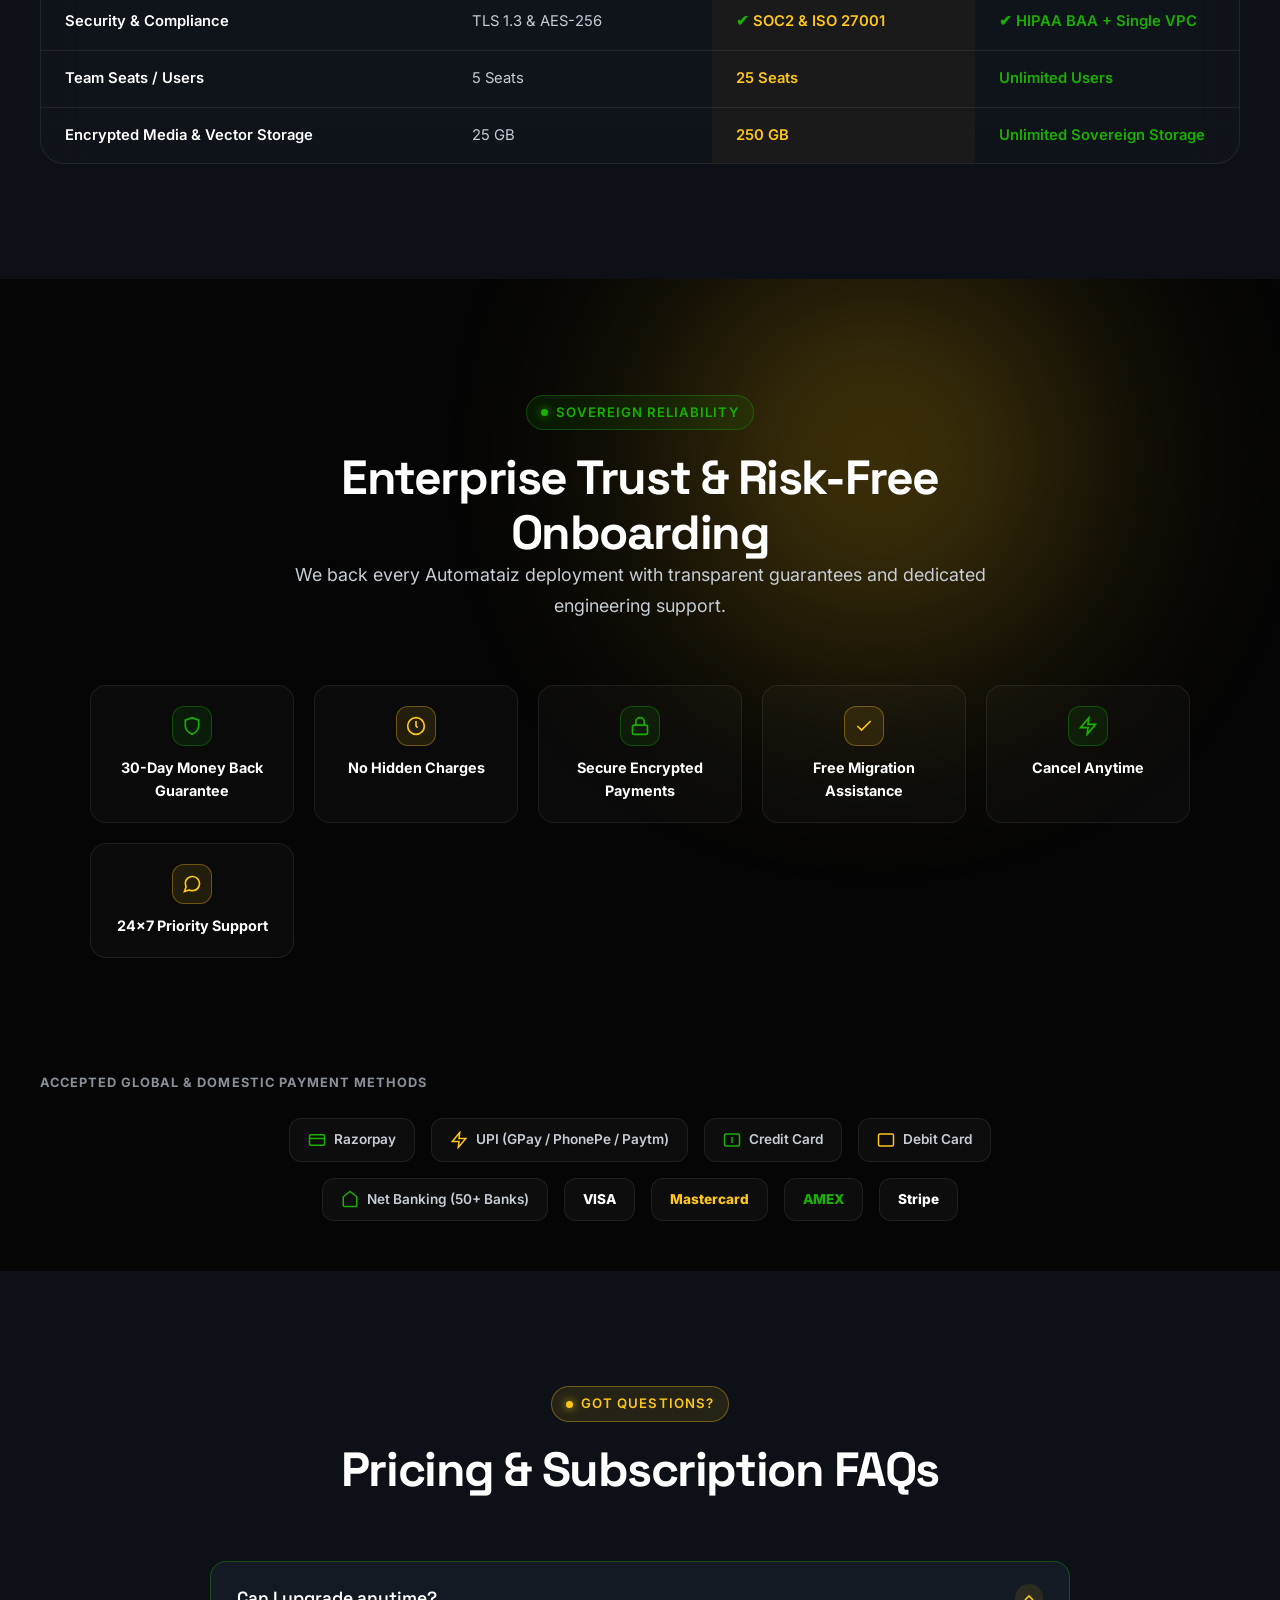
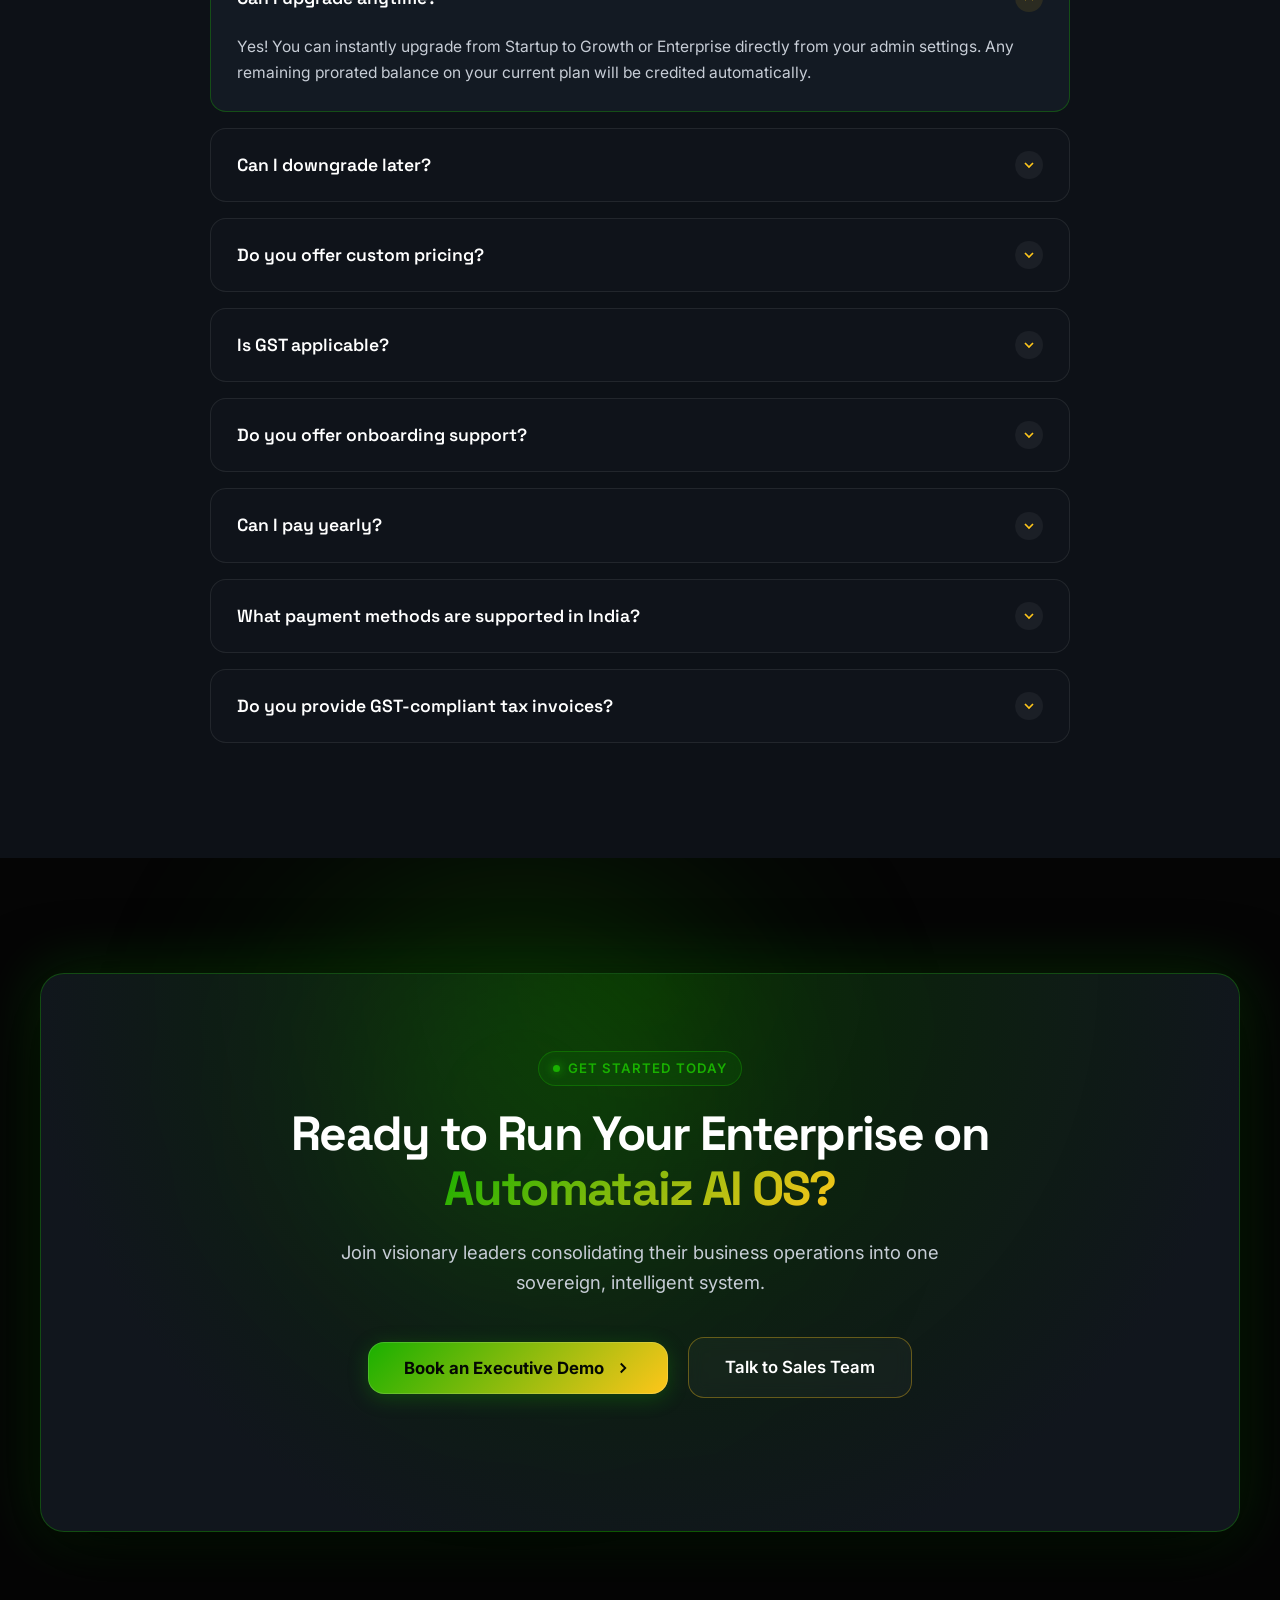
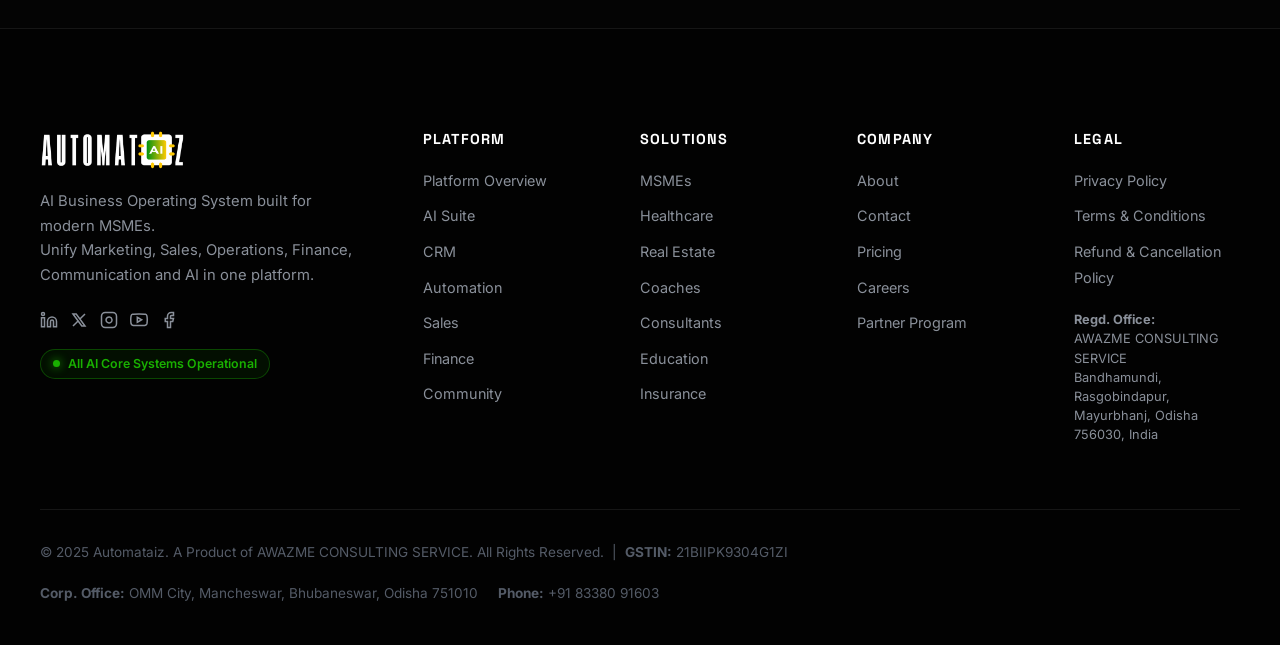
<file: pricing.html>
﻿<!DOCTYPE html>
<html lang="en">
<head>
  <meta charset="UTF-8">
  <meta name="viewport" content="width=device-width, initial-scale=1.0">
  <title>Pricing & Plans | AUTOMATAIZ AI Business Operating System</title>
  <meta name="description" content="Simple, transparent pricing for every growing business. Start small, scale effortlessly, and unlock sovereign autonomous AI business operations.">
  <link rel="canonical" href="https://automataiz.in/pricing.html">

  <!-- Open Graph / Social SEO -->
  <meta property="og:type" content="website">
  <meta property="og:url" content="https://automataiz.in/pricing.html">
  <meta property="og:title" content="Pricing & Plans | AUTOMATAIZ AI Business Operating System">
  <meta property="og:description" content="Simple, transparent pricing for every growing business. Start small, scale effortlessly, and upgrade whenever your business grows.">
  <meta property="og:image" content="https://automataiz.in/assets/logo.png">

  <!-- Twitter Card -->
  <meta name="twitter:card" content="summary_large_image">
  <meta name="twitter:url" content="https://automataiz.in/pricing.html">
  <meta name="twitter:title" content="Pricing & Plans | AUTOMATAIZ AI Business Operating System">
  <meta name="twitter:description" content="Simple, transparent pricing for every growing business. Start small, scale effortlessly, and upgrade whenever your business grows.">
  <meta name="twitter:image" content="https://automataiz.in/assets/logo.png">
  
  <!-- Favicon PNG -->
  <link rel="icon" type="image/png" href="assets/favicon.png">
  <link rel="apple-touch-icon" href="assets/favicon.png">
  <link rel="stylesheet" href="css/style.css">

  <!-- SEO Organization Schema -->
  <script type="application/ld+json">
  {
    "@context": "https://schema.org",
    "@type": "Organization",
    "name": "Automataiz",
    "legalName": "AWAZME CONSULTING SERVICE",
    "url": "https://automataiz.in",
    "sameAs": [
      "https://automataiz.in",
      "https://facebook.com/automataiz",
      "https://instagram.com/automataiz.saas",
      "https://linkedin.com/company/automataiz",
      "https://youtube.com/channel/UCzLu81z2ZEkQi4cWU3501CA",
      "https://x.com/Automataiz"
    ],
    "logo": "https://automataiz.in/assets/logo.png",
    "foundingDate": "2025-01",
    "taxID": "21BIIPK9304G1ZI",
    "email": "hello@automataiz.com",
    "telephone": "+918338091603",
    "description": "AI Business Operating System (AI-BOS) built for modern MSMEs to unify Marketing, Sales, Operations, Finance, Communication and AI in one platform.",
    "address": [
      {
        "@type": "PostalAddress",
        "name": "Corporate Office",
        "streetAddress": "OMM City, Mancheswar",
        "addressLocality": "Bhubaneswar",
        "addressRegion": "Odisha",
        "postalCode": "751010",
        "addressCountry": "IN"
      },
      {
        "@type": "PostalAddress",
        "name": "Registered Office",
        "streetAddress": "Bandhamundi, Rasgobindapur, Santoshpur",
        "addressLocality": "Mayurbhanj",
        "addressRegion": "Odisha",
        "postalCode": "756030",
        "addressCountry": "IN"
      }
    ]
  }
  </script>
</head>
<body>

  <div class="bg-grid-overlay"></div>
  <div class="ambient-glow-bg glow-green" style="top: 8%; left: 12%; width: 520px; height: 520px;"></div>
  <div class="ambient-glow-bg glow-yellow" style="top: 48%; right: 10%; width: 550px; height: 550px;"></div>
  <div class="ambient-glow-bg glow-green" style="bottom: 12%; left: 18%; width: 580px; height: 580px;"></div>

  <!-- Header -->
  <header class="site-nav">
    <div class="container-wide nav-inner">
      <a href="index.html" class="brand-logo" aria-label="AUTOMATAIZ Home">
        <img src="assets/logo.png" alt="AUTOMATAIZ – The AI Business OS" class="brand-logo-img">
      </a>

      <nav aria-label="Primary Navigation">
        <ul class="nav-menu">
          <li><a href="index.html" class="nav-link">Home</a></li>
          <li><a href="platform.html" class="nav-link">Platform</a></li>
          <li><a href="solutions.html" class="nav-link">Solutions</a></li>
          <li><a href="industries.html" class="nav-link">Industries</a></li>
          <li><a href="pricing.html" class="nav-link active">Pricing</a></li>
          <li><a href="resources.html" class="nav-link">Resources</a></li>
          <li><a href="company.html" class="nav-link">Company</a></li>
          <li><a href="founder.html" class="nav-link">Founder</a></li>
          <li><a href="contact.html" class="nav-link">Contact</a></li>
        </ul>
      </nav>

      <div class="nav-cta-wrap">
        <a href="platform.html" class="btn btn-secondary btn-sm">Explore Platform</a>
        <button class="btn btn-primary btn-sm btn-book-demo" data-modal="demoModal">
          Book a Demo
          <svg width="14" height="14" viewBox="0 0 24 24" fill="none" stroke="currentColor" stroke-width="2.5"><polyline points="9 18 15 12 9 6"></polyline></svg>
        </button>
        <button class="mobile-toggle" aria-label="Open Navigation Menu">
          <svg width="24" height="24" viewBox="0 0 24 24" fill="none" stroke="currentColor" stroke-width="2"><line x1="3" y1="12" x2="21" y2="12"></line><line x1="3" y1="6" x2="21" y2="6"></line><line x1="3" y1="18" x2="21" y2="18"></line></svg>
        </button>
      </div>
    </div>

    <div class="mobile-drawer">
      <ul class="nav-menu">
        <li><a href="index.html" class="nav-link">Home</a></li>
        <li><a href="platform.html" class="nav-link">Platform</a></li>
        <li><a href="solutions.html" class="nav-link">Solutions</a></li>
        <li><a href="industries.html" class="nav-link">Industries</a></li>
        <li><a href="pricing.html" class="nav-link active">Pricing</a></li>
        <li><a href="resources.html" class="nav-link">Resources</a></li>
        <li><a href="company.html" class="nav-link">Company</a></li>
        <li><a href="founder.html" class="nav-link">Founder</a></li>
        <li><a href="contact.html" class="nav-link">Contact</a></li>
      </ul>
      <div style="display: flex; flex-direction: column; gap: 12px;">
        <button class="btn btn-primary btn-book-demo" data-modal="demoModal" style="width: 100%;">Book a Demo</button>
      </div>
    </div>
  </header>

  <!-- ====================================================================
       PRICING HERO & DUAL TOGGLE SECTION
       ==================================================================== -->
  <section class="section" style="padding-top: 140px; padding-bottom: 30px;">
    <div class="container text-center">
      <div class="section-header">
        <span class="badge-tag green"><span class="pulse-dot"></span> 💎 Pricing</span>
        <h1>Simple, Transparent Pricing for Every Growing Business</h1>
        <p class="lead">
          Choose the perfect plan for your business today. Start small, scale effortlessly, and upgrade whenever your business grows.
        </p>

        <!-- Dual Animated Pricing Controls -->
        <div class="pricing-controls-wrapper">
          <!-- 1. Billing Frequency Toggle -->
          <div class="pricing-switcher">
            <button class="pricing-switch-btn active" data-cycle="yearly" aria-label="Yearly Billing">
              Yearly <span class="discount-tag">Save up to 58%</span>
            </button>
            <button class="pricing-switch-btn" data-cycle="monthly" aria-label="Monthly Billing">
              Monthly
            </button>
          </div>

          <!-- 2. Currency Switcher -->
          <div class="currency-switcher">
            <button class="currency-switch-btn active" data-currency="INR" aria-label="Currency INR">
              🇮🇳 INR (₹)
            </button>
            <button class="currency-switch-btn" data-currency="USD" aria-label="Currency USD">
              🇺🇸 USD ($)
            </button>
          </div>

          <!-- USD Exchange Rate Note -->
          <div id="currencyNotice" class="currency-notice" style="display: none;">
            * Approximate USD pricing. Final billing may vary based on exchange rate.
          </div>
        </div>
      </div>
    </div>
  </section>

  <!-- ====================================================================
       THE 3 LUXURY PRICING CARDS
       ==================================================================== -->
  <section class="section" style="padding-top: 0; padding-bottom: 60px;">
    <div class="container">
      <div class="pricing-grid">
        
        <!-- ================= PLAN 01: STARTUP ================= -->
        <div class="pricing-card card-glass">
          <div style="display: flex; justify-content: space-between; align-items: center; margin-bottom: 8px;">
            <span class="badge-tag green" style="margin: 0; padding: 4px 12px; font-size: 0.75rem;">
              🔥 Most Popular for Startups
            </span>
          </div>
          <h3 style="font-size: 1.85rem; margin: 8px 0 4px; color: #FFFFFF;">Startup</h3>
          <p style="font-size: 0.875rem; color: var(--text-muted); min-height: 42px;">
            Essential AI OS foundation to launch marketing, CRM, and WhatsApp workflows.
          </p>

          <!-- Price Display Box -->
          <div class="pricing-price-wrap">
            <div class="price-original-wrap">
              <span class="price-original" id="starterOriginalPrice">₹1,91,988/yr</span>
              <span class="price-savings-badge" id="starterSavingsBadge">Save ₹1,11,989</span>
            </div>
            <div style="display: flex; align-items: baseline; gap: 4px;">
              <span class="price-num" id="priceStarter">₹79,999</span>
            </div>
            <div class="price-cycle" id="starterCycleLabel">/year (≈ ₹6,666/mo)</div>
          </div>

          <button class="btn btn-secondary btn-book-demo" data-modal="demoModal" style="width: 100%; margin-bottom: 1.5rem;">
            Start Your Free Trial
          </button>

          <div class="pricing-features-heading">Included Features:</div>
          <ul class="pricing-features">
            <li><svg width="16" height="16" viewBox="0 0 24 24" fill="none" stroke="#19B000" stroke-width="2.5"><polyline points="20 6 9 17 4 12"></polyline></svg> AI Business Dashboard</li>
            <li><svg width="16" height="16" viewBox="0 0 24 24" fill="none" stroke="#19B000" stroke-width="2.5"><polyline points="20 6 9 17 4 12"></polyline></svg> Website & Funnel Builder</li>
            <li><svg width="16" height="16" viewBox="0 0 24 24" fill="none" stroke="#19B000" stroke-width="2.5"><polyline points="20 6 9 17 4 12"></polyline></svg> CRM</li>
            <li><svg width="16" height="16" viewBox="0 0 24 24" fill="none" stroke="#19B000" stroke-width="2.5"><polyline points="20 6 9 17 4 12"></polyline></svg> WhatsApp Automation</li>
            <li><svg width="16" height="16" viewBox="0 0 24 24" fill="none" stroke="#19B000" stroke-width="2.5"><polyline points="20 6 9 17 4 12"></polyline></svg> Email Marketing</li>
            <li><svg width="16" height="16" viewBox="0 0 24 24" fill="none" stroke="#19B000" stroke-width="2.5"><polyline points="20 6 9 17 4 12"></polyline></svg> Lead Management</li>
            <li><svg width="16" height="16" viewBox="0 0 24 24" fill="none" stroke="#19B000" stroke-width="2.5"><polyline points="20 6 9 17 4 12"></polyline></svg> Appointment Booking</li>
            <li><svg width="16" height="16" viewBox="0 0 24 24" fill="none" stroke="#19B000" stroke-width="2.5"><polyline points="20 6 9 17 4 12"></polyline></svg> Calendar</li>
            <li><svg width="16" height="16" viewBox="0 0 24 24" fill="none" stroke="#19B000" stroke-width="2.5"><polyline points="20 6 9 17 4 12"></polyline></svg> Basic Workflow Automation</li>
            <li><svg width="16" height="16" viewBox="0 0 24 24" fill="none" stroke="#19B000" stroke-width="2.5"><polyline points="20 6 9 17 4 12"></polyline></svg> Community</li>
            <li><svg width="16" height="16" viewBox="0 0 24 24" fill="none" stroke="#19B000" stroke-width="2.5"><polyline points="20 6 9 17 4 12"></polyline></svg> Basic Analytics</li>
          </ul>
        </div>

        <!-- ================= PLAN 02: GROWTH (HIGHLIGHTED / BEST VALUE) ================= -->
        <div class="pricing-card growth-card">
          <div class="popular-badge mustard">
            ⭐ Best Value • Recommended
          </div>
          
          <div style="display: flex; justify-content: space-between; align-items: center; margin-bottom: 8px;">
            <span class="badge-tag yellow" style="margin: 0; padding: 4px 12px; font-size: 0.75rem;">
              Scale & Accelerate
            </span>
          </div>
          <h3 style="font-size: 2rem; margin: 8px 0 4px; color: #FFFFFF;">Growth</h3>
          <p style="font-size: 0.875rem; color: var(--text-secondary); min-height: 42px;">
            Unlocks full AI agent swarms, unlimited CRM, marketing automation & API.
          </p>

          <!-- Price Display Box -->
          <div class="pricing-price-wrap">
            <div class="price-original-wrap">
              <span class="price-original" id="growthOriginalPrice">₹2,39,988/yr</span>
              <span class="price-savings-badge" id="growthSavingsBadge" style="background: rgba(255,198,26,0.18); border-color: var(--yellow-border); color: #FFC61A;">Save ₹1,39,989</span>
            </div>
            <div style="display: flex; align-items: baseline; gap: 4px;">
              <span class="price-num" id="priceGrowth" style="color: #FFC61A;">₹99,999</span>
            </div>
            <div class="price-cycle" id="growthCycleLabel">/year (≈ ₹8,333/mo)</div>
          </div>

          <button class="btn btn-primary btn-lg btn-book-demo" data-modal="demoModal" style="width: 100%; margin-bottom: 1.5rem;">
            Book a Demo
            <svg width="16" height="16" viewBox="0 0 24 24" fill="none" stroke="currentColor" stroke-width="2.5"><polyline points="9 18 15 12 9 6"></polyline></svg>
          </button>

          <div class="pricing-features-heading" style="color: #FFC61A;">Everything in Startup, plus:</div>
          <ul class="pricing-features">
            <li><svg width="16" height="16" viewBox="0 0 24 24" fill="none" stroke="#FFC61A" stroke-width="2.5"><polyline points="20 6 9 17 4 12"></polyline></svg> <strong>Unlimited CRM</strong></li>
            <li><svg width="16" height="16" viewBox="0 0 24 24" fill="none" stroke="#FFC61A" stroke-width="2.5"><polyline points="20 6 9 17 4 12"></polyline></svg> <strong>Advanced Automation</strong></li>
            <li><svg width="16" height="16" viewBox="0 0 24 24" fill="none" stroke="#FFC61A" stroke-width="2.5"><polyline points="20 6 9 17 4 12"></polyline></svg> <strong>Advanced AI Assistant</strong></li>
            <li><svg width="16" height="16" viewBox="0 0 24 24" fill="none" stroke="#FFC61A" stroke-width="2.5"><polyline points="20 6 9 17 4 12"></polyline></svg> Sales Pipeline Acceleration</li>
            <li><svg width="16" height="16" viewBox="0 0 24 24" fill="none" stroke="#FFC61A" stroke-width="2.5"><polyline points="20 6 9 17 4 12"></polyline></svg> Email & WhatsApp Campaigns</li>
            <li><svg width="16" height="16" viewBox="0 0 24 24" fill="none" stroke="#FFC61A" stroke-width="2.5"><polyline points="20 6 9 17 4 12"></polyline></svg> Marketing Automation Engine</li>
            <li><svg width="16" height="16" viewBox="0 0 24 24" fill="none" stroke="#FFC61A" stroke-width="2.5"><polyline points="20 6 9 17 4 12"></polyline></svg> Advanced Real-Time Analytics</li>
            <li><svg width="16" height="16" viewBox="0 0 24 24" fill="none" stroke="#FFC61A" stroke-width="2.5"><polyline points="20 6 9 17 4 12"></polyline></svg> Team Collaboration Workspace</li>
            <li><svg width="16" height="16" viewBox="0 0 24 24" fill="none" stroke="#FFC61A" stroke-width="2.5"><polyline points="20 6 9 17 4 12"></polyline></svg> Visual Workflow Builder</li>
            <li><svg width="16" height="16" viewBox="0 0 24 24" fill="none" stroke="#FFC61A" stroke-width="2.5"><polyline points="20 6 9 17 4 12"></polyline></svg> AI Lead Scoring</li>
            <li><svg width="16" height="16" viewBox="0 0 24 24" fill="none" stroke="#FFC61A" stroke-width="2.5"><polyline points="20 6 9 17 4 12"></polyline></svg> Priority WhatsApp Support</li>
            <li><svg width="16" height="16" viewBox="0 0 24 24" fill="none" stroke="#FFC61A" stroke-width="2.5"><polyline points="20 6 9 17 4 12"></polyline></svg> High-Frequency API Access</li>
          </ul>
        </div>

        <!-- ================= PLAN 03: ENTERPRISE ================= -->
        <div class="pricing-card card-glass">
          <div style="display: flex; justify-content: space-between; align-items: center; margin-bottom: 8px;">
            <span class="badge-tag green" style="margin: 0; padding: 4px 12px; font-size: 0.75rem;">
              Enterprise Sovereign
            </span>
          </div>
          <h3 style="font-size: 1.85rem; margin: 8px 0 4px; color: #FFFFFF;">Enterprise</h3>
          <p style="font-size: 0.875rem; color: var(--text-muted); min-height: 42px;">
            Tailored solutions for enterprises with custom workflows, integrations and dedicated support.
          </p>

          <!-- Price Display Box -->
          <div class="pricing-price-wrap">
            <div class="price-original-wrap">
              <span class="price-savings-badge">Custom Architecture</span>
            </div>
            <div style="display: flex; align-items: baseline; gap: 4px;">
              <span class="price-num" style="font-size: 2.3rem;">Custom Pricing</span>
            </div>
            <div class="price-cycle">Contact Sales for Tailored Quote</div>
          </div>

          <button class="btn btn-secondary btn-book-demo" data-modal="demoModal" style="width: 100%; margin-bottom: 1.5rem;">
            Talk to Sales
          </button>

          <div class="pricing-features-heading">Everything in Growth, plus:</div>
          <ul class="pricing-features">
            <li><svg width="16" height="16" viewBox="0 0 24 24" fill="none" stroke="#19B000" stroke-width="2.5"><polyline points="20 6 9 17 4 12"></polyline></svg> <strong>Unlimited Users & Seats</strong></li>
            <li><svg width="16" height="16" viewBox="0 0 24 24" fill="none" stroke="#19B000" stroke-width="2.5"><polyline points="20 6 9 17 4 12"></polyline></svg> <strong>Dedicated Success Manager</strong></li>
            <li><svg width="16" height="16" viewBox="0 0 24 24" fill="none" stroke="#19B000" stroke-width="2.5"><polyline points="20 6 9 17 4 12"></polyline></svg> <strong>White Label Customer Portal</strong></li>
            <li><svg width="16" height="16" viewBox="0 0 24 24" fill="none" stroke="#19B000" stroke-width="2.5"><polyline points="20 6 9 17 4 12"></polyline></svg> Custom Internal Integrations</li>
            <li><svg width="16" height="16" viewBox="0 0 24 24" fill="none" stroke="#19B000" stroke-width="2.5"><polyline points="20 6 9 17 4 12"></polyline></svg> Private Sovereign Cloud Deployment</li>
            <li><svg width="16" height="16" viewBox="0 0 24 24" fill="none" stroke="#19B000" stroke-width="2.5"><polyline points="20 6 9 17 4 12"></polyline></svg> Advanced Security & SOC2 / HIPAA BAA</li>
            <li><svg width="16" height="16" viewBox="0 0 24 24" fill="none" stroke="#19B000" stroke-width="2.5"><polyline points="20 6 9 17 4 12"></polyline></svg> Enterprise SSO & SAML</li>
            <li><svg width="16" height="16" viewBox="0 0 24 24" fill="none" stroke="#19B000" stroke-width="2.5"><polyline points="20 6 9 17 4 12"></polyline></svg> Immutable Audit Logs</li>
            <li><svg width="16" height="16" viewBox="0 0 24 24" fill="none" stroke="#19B000" stroke-width="2.5"><polyline points="20 6 9 17 4 12"></polyline></svg> Custom Fine-Tuned AI Agents</li>
            <li><svg width="16" height="16" viewBox="0 0 24 24" fill="none" stroke="#19B000" stroke-width="2.5"><polyline points="20 6 9 17 4 12"></polyline></svg> Priority Infrastructure & Dedicated GPUs</li>
            <li><svg width="16" height="16" viewBox="0 0 24 24" fill="none" stroke="#19B000" stroke-width="2.5"><polyline points="20 6 9 17 4 12"></polyline></svg> 24×7 Premium Phone & WhatsApp Support</li>
            <li><svg width="16" height="16" viewBox="0 0 24 24" fill="none" stroke="#19B000" stroke-width="2.5"><polyline points="20 6 9 17 4 12"></polyline></svg> 99.99% Uptime SLA Guarantee</li>
          </ul>
        </div>

      </div>
    </div>
  </section>

  <!-- ====================================================================
       FEATURE COMPARISON TABLE ("COMPARE PLANS")
       ==================================================================== -->
  <section class="section" style="background: var(--bg-secondary);">
    <div class="container">
      <div class="section-header">
        <span class="badge-tag green"><span class="pulse-dot"></span> Compare Plans</span>
        <h2>Detailed Module & Feature Comparison</h2>
        <p class="lead">
          Granular specifications across all 19 core modules and operational capabilities.
        </p>
      </div>

      <div class="card-glass" style="padding: 0; overflow-x: auto;">
        <table style="width: 100%; border-collapse: collapse; text-align: left; font-size: 0.925rem;">
          <thead>
            <tr style="background: rgba(255, 255, 255, 0.04); border-bottom: 1px solid var(--border-glass);">
              <th style="padding: 20px 24px; color: var(--text-primary); width: 34%;">Modules & Capabilities</th>
              <th style="padding: 20px 24px; color: var(--text-primary); width: 22%;">Startup</th>
              <th style="padding: 20px 24px; color: #FFC61A; font-weight: 700; width: 22%; background: rgba(255,198,26,0.04);">Growth (Best Value)</th>
              <th style="padding: 20px 24px; color: #19B000; font-weight: 700; width: 22%;">Enterprise</th>
            </tr>
          </thead>
          <tbody>
            <!-- Marketing -->
            <tr style="border-bottom: 1px solid var(--border-subtle);">
              <td style="padding: 16px 24px; font-weight: 600; color: #FFFFFF;">Marketing Module</td>
              <td style="padding: 16px 24px; color: var(--text-secondary);">Basic Campaigns</td>
              <td style="padding: 16px 24px; color: #FFC61A; font-weight: 600; background: rgba(255,198,26,0.04);"><span style="color:#19B000;">✔</span> Full Omni-Channel</td>
              <td style="padding: 16px 24px; color: #19B000; font-weight: 600;"><span style="color:#19B000;">✔</span> Custom AI Marketing Swarms</td>
            </tr>

            <!-- CRM -->
            <tr style="border-bottom: 1px solid var(--border-subtle);">
              <td style="padding: 16px 24px; font-weight: 600; color: #FFFFFF;">CRM & Contacts</td>
              <td style="padding: 16px 24px; color: var(--text-secondary);">10,000 Contacts</td>
              <td style="padding: 16px 24px; color: #FFC61A; font-weight: 600; background: rgba(255,198,26,0.04);"><span style="color:#19B000;">✔</span> Unlimited CRM</td>
              <td style="padding: 16px 24px; color: #19B000; font-weight: 600;"><span style="color:#19B000;">✔</span> Unlimited Contacts (Multi-Org)</td>
            </tr>

            <!-- Sales -->
            <tr style="border-bottom: 1px solid var(--border-subtle);">
              <td style="padding: 16px 24px; font-weight: 600; color: #FFFFFF;">Sales Pipeline & Deals</td>
              <td style="padding: 16px 24px; color: var(--text-secondary);">1 Pipeline</td>
              <td style="padding: 16px 24px; color: #FFC61A; font-weight: 600; background: rgba(255,198,26,0.04);"><span style="color:#19B000;">✔</span> Unlimited Pipelines</td>
              <td style="padding: 16px 24px; color: #19B000; font-weight: 600;"><span style="color:#19B000;">✔</span> Custom Quoting & ERP Sync</td>
            </tr>

            <!-- Automation -->
            <tr style="border-bottom: 1px solid var(--border-subtle);">
              <td style="padding: 16px 24px; font-weight: 600; color: #FFFFFF;">Workflow Automation</td>
              <td style="padding: 16px 24px; color: var(--text-secondary);">Basic Workflows</td>
              <td style="padding: 16px 24px; color: #FFC61A; font-weight: 600; background: rgba(255,198,26,0.04);"><span style="color:#19B000;">✔</span> Unlimited Workflows</td>
              <td style="padding: 16px 24px; color: #19B000; font-weight: 600;"><span style="color:#19B000;">✔</span> Multi-Region Event Bus</td>
            </tr>

            <!-- WhatsApp -->
            <tr style="border-bottom: 1px solid var(--border-subtle);">
              <td style="padding: 16px 24px; font-weight: 600; color: #FFFFFF;">WhatsApp Official Cloud API</td>
              <td style="padding: 16px 24px; color: var(--text-secondary);">1 Number Included</td>
              <td style="padding: 16px 24px; color: #FFC61A; font-weight: 600; background: rgba(255,198,26,0.04);"><span style="color:#19B000;">✔</span> Up to 5 Numbers</td>
              <td style="padding: 16px 24px; color: #19B000; font-weight: 600;"><span style="color:#19B000;">✔</span> Unlimited Numbers + High TPS</td>
            </tr>

            <!-- Email -->
            <tr style="border-bottom: 1px solid var(--border-subtle);">
              <td style="padding: 16px 24px; font-weight: 600; color: #FFFFFF;">Email Marketing & Sequences</td>
              <td style="padding: 16px 24px; color: var(--text-secondary);"><span style="color:#19B000;">✔</span> Included</td>
              <td style="padding: 16px 24px; color: #FFC61A; font-weight: 600; background: rgba(255,198,26,0.04);"><span style="color:#19B000;">✔</span> Advanced Dynamic Email</td>
              <td style="padding: 16px 24px; color: #19B000; font-weight: 600;"><span style="color:#19B000;">✔</span> Dedicated IP Warmup</td>
            </tr>

            <!-- Finance -->
            <tr style="border-bottom: 1px solid var(--border-subtle);">
              <td style="padding: 16px 24px; font-weight: 600; color: #FFFFFF;">Finance & Invoicing</td>
              <td style="padding: 16px 24px; color: var(--text-secondary);">Invoicing & Stripe</td>
              <td style="padding: 16px 24px; color: #FFC61A; font-weight: 600; background: rgba(255,198,26,0.04);"><span style="color:#19B000;">✔</span> Smart Ledger & Recovery</td>
              <td style="padding: 16px 24px; color: #19B000; font-weight: 600;"><span style="color:#19B000;">✔</span> ERP & Bank Rails Integration</td>
            </tr>

            <!-- Calendar -->
            <tr style="border-bottom: 1px solid var(--border-subtle);">
              <td style="padding: 16px 24px; font-weight: 600; color: #FFFFFF;">Calendar & Appointment Booking</td>
              <td style="padding: 16px 24px; color: var(--text-secondary);"><span style="color:#19B000;">✔</span> Included</td>
              <td style="padding: 16px 24px; color: #FFC61A; font-weight: 600; background: rgba(255,198,26,0.04);"><span style="color:#19B000;">✔</span> Multi-Team Round-Robin</td>
              <td style="padding: 16px 24px; color: #19B000; font-weight: 600;"><span style="color:#19B000;">✔</span> Custom Booking Engine</td>
            </tr>

            <!-- Community -->
            <tr style="border-bottom: 1px solid var(--border-subtle);">
              <td style="padding: 16px 24px; font-weight: 600; color: #FFFFFF;">Community & Member Hub</td>
              <td style="padding: 16px 24px; color: var(--text-secondary);">1 Community Space</td>
              <td style="padding: 16px 24px; color: #FFC61A; font-weight: 600; background: rgba(255,198,26,0.04);"><span style="color:#19B000;">✔</span> Tiered Memberships</td>
              <td style="padding: 16px 24px; color: #19B000; font-weight: 600;"><span style="color:#19B000;">✔</span> White-Label Mobile App</td>
            </tr>

            <!-- AI Assistant -->
            <tr style="border-bottom: 1px solid var(--border-subtle);">
              <td style="padding: 16px 24px; font-weight: 600; color: #FFFFFF;">AI Autonomous Assistants</td>
              <td style="padding: 16px 24px; color: var(--text-secondary);">3 Agents</td>
              <td style="padding: 16px 24px; color: #FFC61A; font-weight: 600; background: rgba(255,198,26,0.04);"><span style="color:#19B000;">✔</span> 12 Swarm Agents</td>
              <td style="padding: 16px 24px; color: #19B000; font-weight: 600;"><span style="color:#19B000;">✔</span> Unlimited Custom LLM Swarms</td>
            </tr>

            <!-- Analytics -->
            <tr style="border-bottom: 1px solid var(--border-subtle);">
              <td style="padding: 16px 24px; font-weight: 600; color: #FFFFFF;">Analytics & Reporting</td>
              <td style="padding: 16px 24px; color: var(--text-secondary);">Basic Metrics</td>
              <td style="padding: 16px 24px; color: #FFC61A; font-weight: 600; background: rgba(255,198,26,0.04);"><span style="color:#19B000;">✔</span> Advanced Real-Time BI</td>
              <td style="padding: 16px 24px; color: #19B000; font-weight: 600;"><span style="color:#19B000;">✔</span> Custom Data Warehousing</td>
            </tr>

            <!-- API -->
            <tr style="border-bottom: 1px solid var(--border-subtle);">
              <td style="padding: 16px 24px; font-weight: 600; color: #FFFFFF;">Developer API & Webhooks</td>
              <td style="padding: 16px 24px; color: var(--text-muted);"><span style="color: #8A909A;">Standard Webhooks</span></td>
              <td style="padding: 16px 24px; color: #FFC61A; font-weight: 600; background: rgba(255,198,26,0.04);"><span style="color:#19B000;">✔</span> Full High-Rate API</td>
              <td style="padding: 16px 24px; color: #19B000; font-weight: 600;"><span style="color:#19B000;">✔</span> Dedicated Gateway & Kafka</td>
            </tr>

            <!-- White Label -->
            <tr style="border-bottom: 1px solid var(--border-subtle);">
              <td style="padding: 16px 24px; font-weight: 600; color: #FFFFFF;">White Label Branding</td>
              <td style="padding: 16px 24px; color: var(--text-muted);">—</td>
              <td style="padding: 16px 24px; color: var(--text-secondary); background: rgba(255,198,26,0.04);">Custom Domain</td>
              <td style="padding: 16px 24px; color: #19B000; font-weight: 600;"><span style="color:#19B000;">✔</span> 100% White Label & Mobile</td>
            </tr>

            <!-- Support -->
            <tr style="border-bottom: 1px solid var(--border-subtle);">
              <td style="padding: 16px 24px; font-weight: 600; color: #FFFFFF;">Support & Success</td>
              <td style="padding: 16px 24px; color: var(--text-secondary);">Email & Community</td>
              <td style="padding: 16px 24px; color: #FFC61A; font-weight: 600; background: rgba(255,198,26,0.04);"><span style="color:#19B000;">✔</span> Priority WhatsApp</td>
              <td style="padding: 16px 24px; color: #19B000; font-weight: 600;"><span style="color:#19B000;">✔</span> Dedicated Success Manager</td>
            </tr>

            <!-- Security -->
            <tr style="border-bottom: 1px solid var(--border-subtle);">
              <td style="padding: 16px 24px; font-weight: 600; color: #FFFFFF;">Security & Compliance</td>
              <td style="padding: 16px 24px; color: var(--text-secondary);">TLS 1.3 & AES-256</td>
              <td style="padding: 16px 24px; color: #FFC61A; font-weight: 600; background: rgba(255,198,26,0.04);"><span style="color:#19B000;">✔</span> SOC2 & ISO 27001</td>
              <td style="padding: 16px 24px; color: #19B000; font-weight: 600;"><span style="color:#19B000;">✔</span> HIPAA BAA + Single VPC</td>
            </tr>

            <!-- Users -->
            <tr style="border-bottom: 1px solid var(--border-subtle);">
              <td style="padding: 16px 24px; font-weight: 600; color: #FFFFFF;">Team Seats / Users</td>
              <td style="padding: 16px 24px; color: var(--text-secondary);">5 Seats</td>
              <td style="padding: 16px 24px; color: #FFC61A; font-weight: 600; background: rgba(255,198,26,0.04);">25 Seats</td>
              <td style="padding: 16px 24px; color: #19B000; font-weight: 600;">Unlimited Users</td>
            </tr>

            <!-- Storage -->
            <tr>
              <td style="padding: 16px 24px; font-weight: 600; color: #FFFFFF;">Encrypted Media & Vector Storage</td>
              <td style="padding: 16px 24px; color: var(--text-secondary);">25 GB</td>
              <td style="padding: 16px 24px; color: #FFC61A; font-weight: 600; background: rgba(255,198,26,0.04);">250 GB</td>
              <td style="padding: 16px 24px; color: #19B000; font-weight: 600;">Unlimited Sovereign Storage</td>
            </tr>
          </tbody>
        </table>
      </div>
    </div>
  </section>

  <!-- ====================================================================
       TRUST SECTION
       ==================================================================== -->
  <section class="section">
    <div class="container">
      <div class="section-header">
        <span class="badge-tag green"><span class="pulse-dot"></span> Sovereign Reliability</span>
        <h2>Enterprise Trust & Risk-Free Onboarding</h2>
        <p class="lead">
          We back every Automataiz deployment with transparent guarantees and dedicated engineering support.
        </p>
      </div>

      <div class="trust-grid">
        <!-- 1 -->
        <div class="trust-card">
          <div class="trust-card-icon">
            <svg width="20" height="20" viewBox="0 0 24 24" fill="none" stroke="currentColor" stroke-width="2"><path d="M12 22s8-4 8-10V5l-8-3-8 3v7c0 6 8 10 8 10z"></path></svg>
          </div>
          <div class="trust-card-title">30-Day Money Back Guarantee</div>
        </div>

        <!-- 2 -->
        <div class="trust-card">
          <div class="trust-card-icon" style="color: #FFC61A; background: var(--yellow-subtle); border-color: var(--yellow-border);">
            <svg width="20" height="20" viewBox="0 0 24 24" fill="none" stroke="currentColor" stroke-width="2"><circle cx="12" cy="12" r="10"></circle><polyline points="12 6 12 12 14 14"></polyline></svg>
          </div>
          <div class="trust-card-title">No Hidden Charges</div>
        </div>

        <!-- 3 -->
        <div class="trust-card">
          <div class="trust-card-icon">
            <svg width="20" height="20" viewBox="0 0 24 24" fill="none" stroke="currentColor" stroke-width="2"><rect x="3" y="11" width="18" height="11" rx="2" ry="2"></rect><path d="M7 11V7a5 5 0 0 1 10 0v4"></path></svg>
          </div>
          <div class="trust-card-title">Secure Encrypted Payments</div>
        </div>

        <!-- 4 -->
        <div class="trust-card">
          <div class="trust-card-icon" style="color: #FFC61A; background: var(--yellow-subtle); border-color: var(--yellow-border);">
            <svg width="20" height="20" viewBox="0 0 24 24" fill="none" stroke="currentColor" stroke-width="2"><polyline points="20 6 9 17 4 12"></polyline></svg>
          </div>
          <div class="trust-card-title">Free Migration Assistance</div>
        </div>

        <!-- 5 -->
        <div class="trust-card">
          <div class="trust-card-icon">
            <svg width="20" height="20" viewBox="0 0 24 24" fill="none" stroke="currentColor" stroke-width="2"><polygon points="13 2 3 14 12 14 11 22 21 10 12 10 13 2"></polygon></svg>
          </div>
          <div class="trust-card-title">Cancel Anytime</div>
        </div>

        <!-- 6 -->
        <div class="trust-card">
          <div class="trust-card-icon" style="color: #FFC61A; background: var(--yellow-subtle); border-color: var(--yellow-border);">
            <svg width="20" height="20" viewBox="0 0 24 24" fill="none" stroke="currentColor" stroke-width="2"><path d="M21 11.5a8.38 8.38 0 0 1-.9 3.8 8.5 8.5 0 0 1-7.6 4.7 8.38 8.38 0 0 1-3.8-.9L3 21l1.9-5.7a8.38 8.38 0 0 1-.9-3.8 8.5 8.5 0 0 1 4.7-7.6 8.38 8.38 0 0 1 3.8-.9h.5a8.48 8.48 0 0 1 8 8v.5z"></path></svg>
          </div>
          <div class="trust-card-title">24×7 Priority Support</div>
        </div>
      </div>
    </div>
  </section>

  <!-- ====================================================================
       PAYMENT METHODS SECTION
       ==================================================================== -->
  <section class="section" style="padding-top: 0; padding-bottom: 50px;">
    <div class="container text-center">
      <div style="font-size: 0.8rem; font-weight: 700; text-transform: uppercase; letter-spacing: 0.08em; color: var(--text-muted); margin-bottom: 1rem;">
        Accepted Global & Domestic Payment Methods
      </div>
      <div class="payment-grid">
        <div class="payment-badge">
          <svg width="18" height="18" viewBox="0 0 24 24" fill="none" stroke="#19B000" stroke-width="2"><rect x="2" y="5" width="20" height="14" rx="2"></rect><line x1="2" y1="10" x2="22" y2="10"></line></svg>
          Razorpay
        </div>
        <div class="payment-badge">
          <svg width="18" height="18" viewBox="0 0 24 24" fill="none" stroke="#FFC61A" stroke-width="2"><polygon points="13 2 3 14 12 14 11 22 21 10 12 10 13 2"></polygon></svg>
          UPI (GPay / PhonePe / Paytm)
        </div>
        <div class="payment-badge">
          <svg width="18" height="18" viewBox="0 0 24 24" fill="none" stroke="#19B000" stroke-width="2"><rect x="2" y="4" width="20" height="16" rx="2"></rect><line x1="12" y1="8" x2="12" y2="16"></line></svg>
          Credit Card
        </div>
        <div class="payment-badge">
          <svg width="18" height="18" viewBox="0 0 24 24" fill="none" stroke="#FFC61A" stroke-width="2"><rect x="2" y="4" width="20" height="16" rx="2"></rect></svg>
          Debit Card
        </div>
        <div class="payment-badge">
          <svg width="18" height="18" viewBox="0 0 24 24" fill="none" stroke="#19B000" stroke-width="2"><path d="M3 9l9-7 9 7v11a2 2 0 0 1-2 2H5a2 2 0 0 1-2-2z"></path></svg>
          Net Banking (50+ Banks)
        </div>
        <div class="payment-badge">
          <span style="font-weight: 800; color: #FFFFFF;">VISA</span>
        </div>
        <div class="payment-badge">
          <span style="font-weight: 800; color: #FFC61A;">Mastercard</span>
        </div>
        <div class="payment-badge">
          <span style="font-weight: 800; color: #19B000;">AMEX</span>
        </div>
        <div class="payment-badge">
          <span style="font-weight: 800; color: #FFFFFF;">Stripe</span>
        </div>
      </div>
    </div>
  </section>

  <!-- ====================================================================
       PRICING FAQ ACCORDION
       ==================================================================== -->
  <section class="section" style="background: var(--bg-secondary);">
    <div class="container">
      <div class="section-header">
        <span class="badge-tag yellow"><span class="pulse-dot yellow"></span> Got Questions?</span>
        <h2>Pricing & Subscription FAQs</h2>
      </div>

      <div class="faq-grid">
        <!-- FAQ 1 -->
        <div class="faq-item active">
          <div class="faq-question">
            <span>Can I upgrade anytime?</span>
            <div class="faq-icon"><svg width="16" height="16" viewBox="0 0 24 24" fill="none" stroke="currentColor" stroke-width="2.5"><polyline points="6 9 12 15 18 9"></polyline></svg></div>
          </div>
          <div class="faq-answer">
            Yes! You can instantly upgrade from Startup to Growth or Enterprise directly from your admin settings. Any remaining prorated balance on your current plan will be credited automatically.
          </div>
        </div>

        <!-- FAQ 2 -->
        <div class="faq-item">
          <div class="faq-question">
            <span>Can I downgrade later?</span>
            <div class="faq-icon"><svg width="16" height="16" viewBox="0 0 24 24" fill="none" stroke="currentColor" stroke-width="2.5"><polyline points="6 9 12 15 18 9"></polyline></svg></div>
          </div>
          <div class="faq-answer">
            Yes, you can downgrade your plan at the end of your billing cycle. Your data, CRM contacts, and historical workflows will remain safely preserved in read-only mode.
          </div>
        </div>

        <!-- FAQ 3 -->
        <div class="faq-item">
          <div class="faq-question">
            <span>Do you offer custom pricing?</span>
            <div class="faq-icon"><svg width="16" height="16" viewBox="0 0 24 24" fill="none" stroke="currentColor" stroke-width="2.5"><polyline points="6 9 12 15 18 9"></polyline></svg></div>
          </div>
          <div class="faq-answer">
            Yes! For large organizations, healthcare networks with HIPAA requirements, or agencies with 50+ client sub-accounts, our Enterprise team creates custom packages with dedicated VPC hosting and tailored SLA agreements.
          </div>
        </div>

        <!-- FAQ 4 -->
        <div class="faq-item">
          <div class="faq-question">
            <span>Is GST applicable?</span>
            <div class="faq-icon"><svg width="16" height="16" viewBox="0 0 24 24" fill="none" stroke="currentColor" stroke-width="2.5"><polyline points="6 9 12 15 18 9"></polyline></svg></div>
          </div>
          <div class="faq-answer">
            For Indian businesses paying in INR, an 18% GST is applicable at checkout. You can enter your GSTIN during billing to claim full input tax credit (ITC) on all automated invoices.
          </div>
        </div>

        <!-- FAQ 5 -->
        <div class="faq-item">
          <div class="faq-question">
            <span>Do you offer onboarding support?</span>
            <div class="faq-icon"><svg width="16" height="16" viewBox="0 0 24 24" fill="none" stroke="currentColor" stroke-width="2.5"><polyline points="6 9 12 15 18 9"></polyline></svg></div>
          </div>
          <div class="faq-answer">
            Yes! Growth and Enterprise plans include dedicated white-glove onboarding and free data migration assistance from Salesforce, HubSpot, Zoho, or CSV spreadsheets.
          </div>
        </div>

        <!-- FAQ 6 -->
        <div class="faq-item">
          <div class="faq-question">
            <span>Can I pay yearly?</span>
            <div class="faq-icon"><svg width="16" height="16" viewBox="0 0 24 24" fill="none" stroke="currentColor" stroke-width="2.5"><polyline points="6 9 12 15 18 9"></polyline></svg></div>
          </div>
          <div class="faq-answer">
            Yes! Annual billing gives you massive savings of up to 58% (saving ₹1,11,989 on Startup and ₹1,39,989 on Growth). Annual invoices can be paid via Corporate Card, Net Banking, or Wire Transfer.
          </div>
        </div>

        <!-- FAQ 7 -->
        <div class="faq-item">
          <div class="faq-question">
            <span>What payment methods are supported in India?</span>
            <div class="faq-icon"><svg width="16" height="16" viewBox="0 0 24 24" fill="none" stroke="currentColor" stroke-width="2.5"><polyline points="6 9 12 15 18 9"></polyline></svg></div>
          </div>
          <div class="faq-answer">
            We support all Indian payment methods including UPI (Google Pay, PhonePe, Paytm, BHIM), Net Banking across 50+ banks, Credit/Debit Cards, Corporate Cards, and Wire Transfers via Razorpay and Stripe with instant activation.
          </div>
        </div>

        <!-- FAQ 8 -->
        <div class="faq-item">
          <div class="faq-question">
            <span>Do you provide GST-compliant tax invoices?</span>
            <div class="faq-icon"><svg width="16" height="16" viewBox="0 0 24 24" fill="none" stroke="currentColor" stroke-width="2.5"><polyline points="6 9 12 15 18 9"></polyline></svg></div>
          </div>
          <div class="faq-answer">
            Yes! All Indian payments are billed natively in INR (₹) and include valid 18% GST tax invoices with your business GSTIN number (AWAZME CONSULTING SERVICE GSTIN: 21BIIPK9304G1ZI) so you can claim 100% input tax credit (ITC).
          </div>
        </div>
      </div>
    </div>
  </section>

  <!-- ====================================================================
       FINAL CALL TO ACTION
       ==================================================================== -->
  <section class="section" style="padding-bottom: 6rem;">
    <div class="container">
      <div class="final-cta-card">
        <span class="badge-tag green"><span class="pulse-dot"></span> Get Started Today</span>
        <h2 class="hero-title">
          Ready to Run Your Enterprise on <br>
          <span style="background: var(--grad-brand); -webkit-background-clip: text; -webkit-text-fill-color: transparent;">Automataiz AI OS?</span>
        </h2>
        <p>
          Join visionary leaders consolidating their business operations into one sovereign, intelligent system.
        </p>

        <div class="hero-cta-group">
          <button class="btn btn-primary btn-lg btn-book-demo" data-modal="demoModal">
            Book an Executive Demo
            <svg width="18" height="18" viewBox="0 0 24 24" fill="none" stroke="currentColor" stroke-width="2.5"><polyline points="9 18 15 12 9 6"></polyline></svg>
          </button>
          <a href="contact.html" class="btn btn-secondary btn-lg">Talk to Sales Team</a>
        </div>
      </div>
    </div>
  </section>

  <!-- Master Footer -->
  <footer class="site-footer">
    <div class="container-wide">
      <div class="footer-grid">
        <!-- Col 1: Brand Info -->
        <div class="footer-brand">
          <a href="index.html" class="brand-logo" style="margin-bottom: 16px;" aria-label="AUTOMATAIZ Home">
            <img src="assets/logo.png" alt="AUTOMATAIZ – The AI Business OS" class="brand-logo-img">
          </a>
          <p>
            AI Business Operating System built for modern MSMEs.<br>
            Unify Marketing, Sales, Operations, Finance, Communication and AI in one platform.
          </p>
          <div style="display: flex; gap: 12px; margin: 1.25rem 0;">
            <a href="https://linkedin.com/company/automataiz" target="_blank" rel="noopener noreferrer" aria-label="LinkedIn" style="color: var(--text-muted); transition: color 0.2s;"><svg width="18" height="18" viewBox="0 0 24 24" fill="none" stroke="currentColor" stroke-width="2"><path d="M16 8a6 6 0 0 1 6 6v7h-4v-7a2 2 0 0 0-2-2 2 2 0 0 0-2 2v7h-4v-7a6 6 0 0 1 6-6z"></path><rect x="2" y="9" width="4" height="12"></rect><circle cx="4" cy="4" r="2"></circle></svg></a>
            <a href="https://x.com/Automataiz" target="_blank" rel="noopener noreferrer" aria-label="X (Twitter)" style="color: var(--text-muted); transition: color 0.2s;"><svg width="18" height="18" viewBox="0 0 24 24" fill="none" stroke="currentColor" stroke-width="2"><path d="M4 4l11.733 16h4.267l-11.733 -16z"/><path d="M4 20l6.768 -6.768m2.46 -2.46l6.772 -6.772"/></svg></a>
            <a href="https://instagram.com/automataiz.saas" target="_blank" rel="noopener noreferrer" aria-label="Instagram" style="color: var(--text-muted); transition: color 0.2s;"><svg width="18" height="18" viewBox="0 0 24 24" fill="none" stroke="currentColor" stroke-width="2"><rect x="2" y="2" width="20" height="20" rx="5" ry="5"></rect><path d="M16 11.37A4 4 0 1 1 12.63 8 4 4 0 0 1 16 11.37z"></path><line x1="17.5" y1="6.5" x2="17.51" y2="6.5"></line></svg></a>
            <a href="https://youtube.com/channel/UCzLu81z2ZEkQi4cWU3501CA" target="_blank" rel="noopener noreferrer" aria-label="YouTube" style="color: var(--text-muted); transition: color 0.2s;"><svg width="18" height="18" viewBox="0 0 24 24" fill="none" stroke="currentColor" stroke-width="2"><path d="M22.54 6.42a2.78 2.78 0 0 0-1.94-2C18.88 4 12 4 12 4s-6.88 0-8.6.46a2.78 2.78 0 0 0-1.94 2A29 29 0 0 0 1 11.75a29 29 0 0 0 .46 5.33A2.78 2.78 0 0 0 3.4 19c1.72.46 8.6.46 8.6.46s6.88 0 8.6-.46a2.78 2.78 0 0 0 1.94-2 29 29 0 0 0 .46-5.25 29 29 0 0 0-.46-5.33z"></path><polygon points="9.75 15.02 15.5 11.75 9.75 8.48 9.75 15.02"></polygon></svg></a>
            <a href="https://facebook.com/automataiz" target="_blank" rel="noopener noreferrer" aria-label="Facebook" style="color: var(--text-muted); transition: color 0.2s;"><svg width="18" height="18" viewBox="0 0 24 24" fill="none" stroke="currentColor" stroke-width="2"><path d="M18 2h-3a5 5 0 0 0-5 5v3H7v4h3v8h4v-8h3l1-4h-4V7a1 1 0 0 1 1-1h3z"></path></svg></a>
          </div>
          <div class="system-status">
            <span class="pulse-dot"></span>
            <span>All AI Core Systems Operational</span>
          </div>
        </div>

        <!-- Col 2: Platform -->
        <div class="footer-col">
          <h4>Platform</h4>
          <ul class="footer-links">
            <li><a href="platform.html">Platform Overview</a></li>
            <li><a href="platform.html#ai">AI Suite</a></li>
            <li><a href="platform.html#crm">CRM</a></li>
            <li><a href="platform.html#automation">Automation</a></li>
            <li><a href="platform.html#sales">Sales</a></li>
            <li><a href="platform.html#finance">Finance</a></li>
            <li><a href="platform.html#community">Community</a></li>
          </ul>
        </div>

        <!-- Col 3: Solutions -->
        <div class="footer-col">
          <h4>Solutions</h4>
          <ul class="footer-links">
            <li><a href="solutions.html#msmes">MSMEs</a></li>
            <li><a href="solutions.html#healthcare">Healthcare</a></li>
            <li><a href="solutions.html#realestate">Real Estate</a></li>
            <li><a href="solutions.html#coaches">Coaches</a></li>
            <li><a href="solutions.html#consultants">Consultants</a></li>
            <li><a href="solutions.html#education">Education</a></li>
            <li><a href="solutions.html#insurance">Insurance</a></li>
          </ul>
        </div>

        <!-- Col 4: Company -->
        <div class="footer-col">
          <h4>Company</h4>
          <ul class="footer-links">
            <li><a href="company.html">About</a></li>
            <li><a href="contact.html">Contact</a></li>
            <li><a href="pricing.html">Pricing</a></li>
            <li><a href="company.html#careers">Careers</a></li>
            <li><a href="contact.html#partner">Partner Program</a></li>
          </ul>
        </div>

        <!-- Col 5: Legal -->
        <div class="footer-col">
          <h4>Legal</h4>
          <ul class="footer-links">
            <li><a href="privacy.html">Privacy Policy</a></li>
            <li><a href="terms.html">Terms & Conditions</a></li>
            <li><a href="refund.html">Refund & Cancellation Policy</a></li>
          </ul>
          <div style="margin-top: 1.25rem; font-size: 0.8rem; color: var(--text-muted); line-height: 1.5;">
            <strong>Regd. Office:</strong><br>
            AWAZME CONSULTING SERVICE<br>
            Bandhamundi, Rasgobindapur, Mayurbhanj, Odisha 756030, India
          </div>
        </div>
      </div>

      <!-- Bottom Bar -->
      <div class="footer-bottom">
        <div>
          © 2025 Automataiz. A Product of AWAZME CONSULTING SERVICE. All Rights Reserved. &nbsp;|&nbsp; <strong>GSTIN:</strong> 21BIIPK9304G1ZI
        </div>
        <div style="display: flex; gap: 20px; flex-wrap: wrap;">
          <span><strong>Corp. Office:</strong> OMM City, Mancheswar, Bhubaneswar, Odisha 751010</span>
          <span><strong>Phone:</strong> <a href="tel:+918338091603" style="color: inherit;">+91 83380 91603</a></span>
        </div>
      </div>
    </div>
  </footer>

  <script src="js/particles.js"></script>
  <script src="js/main.js"></script>
  <script src="js/dashboard.js"></script>
</body>
</html>
</file>
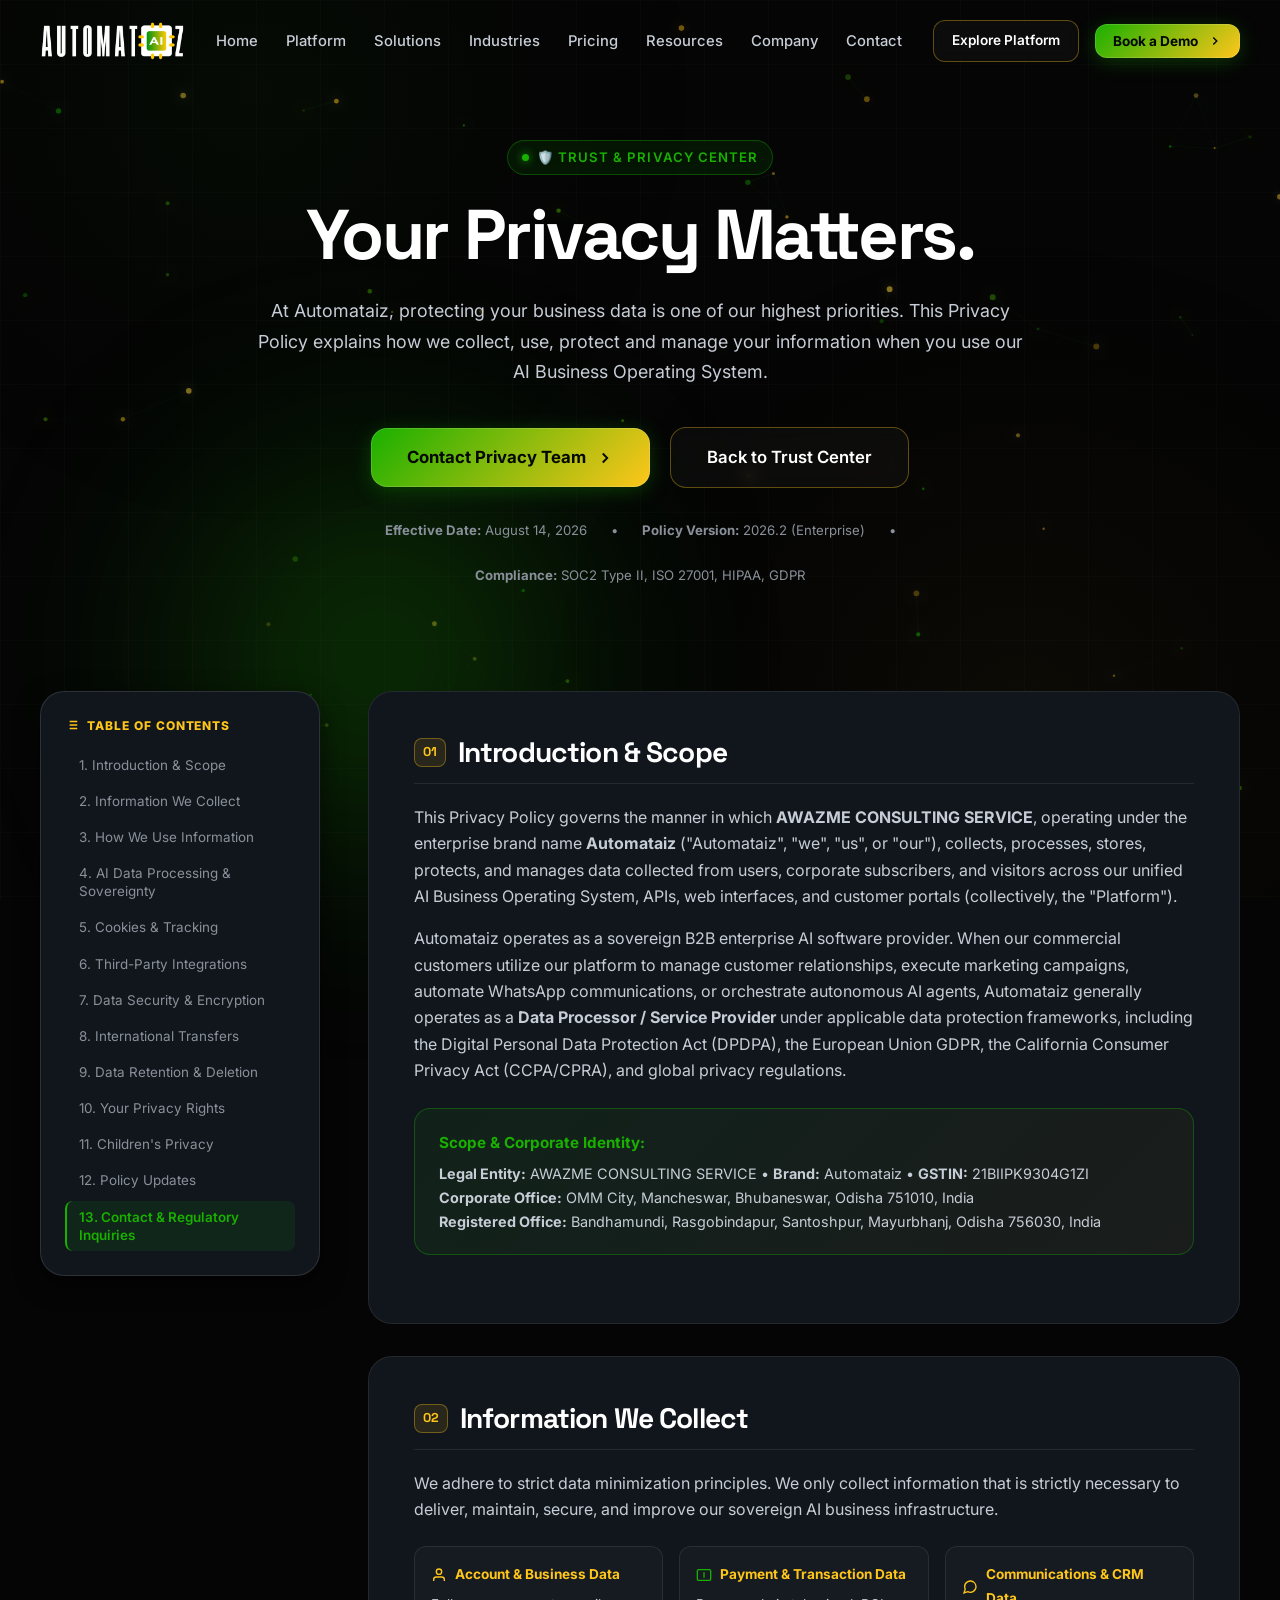
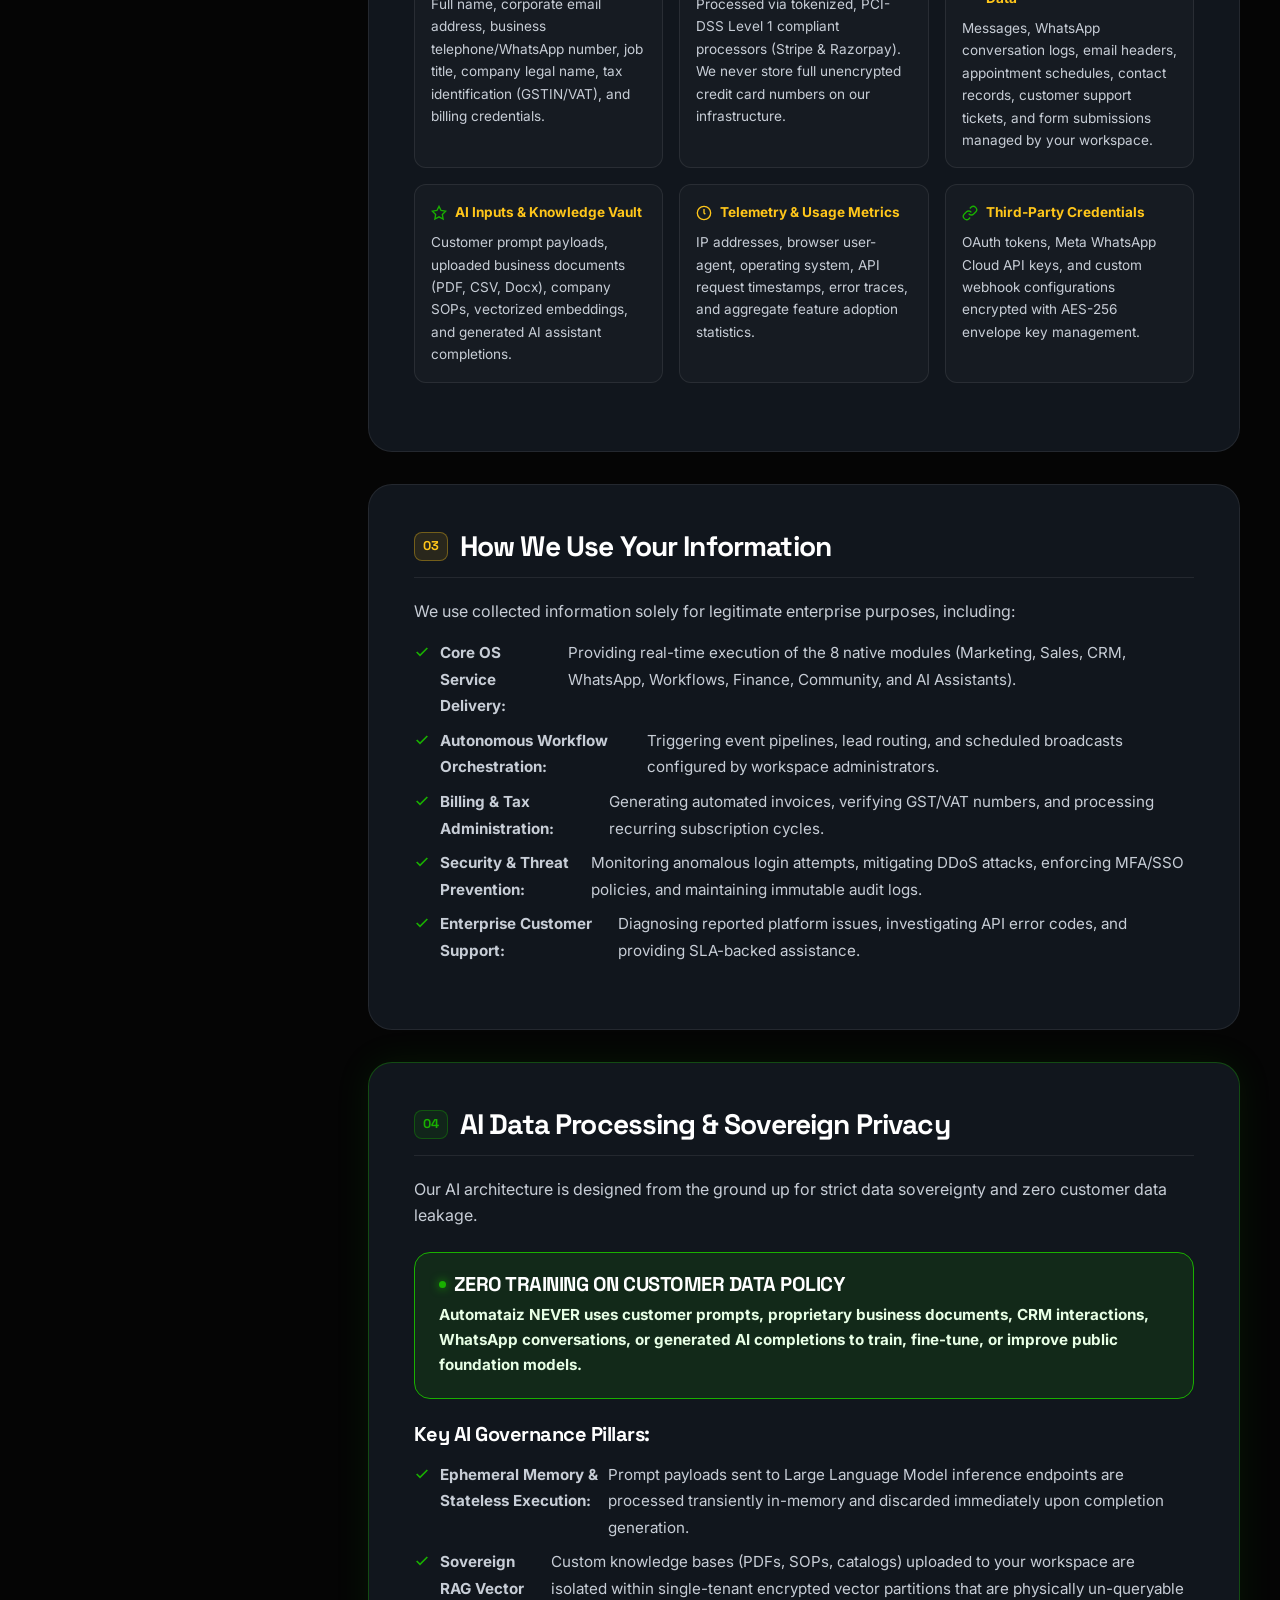
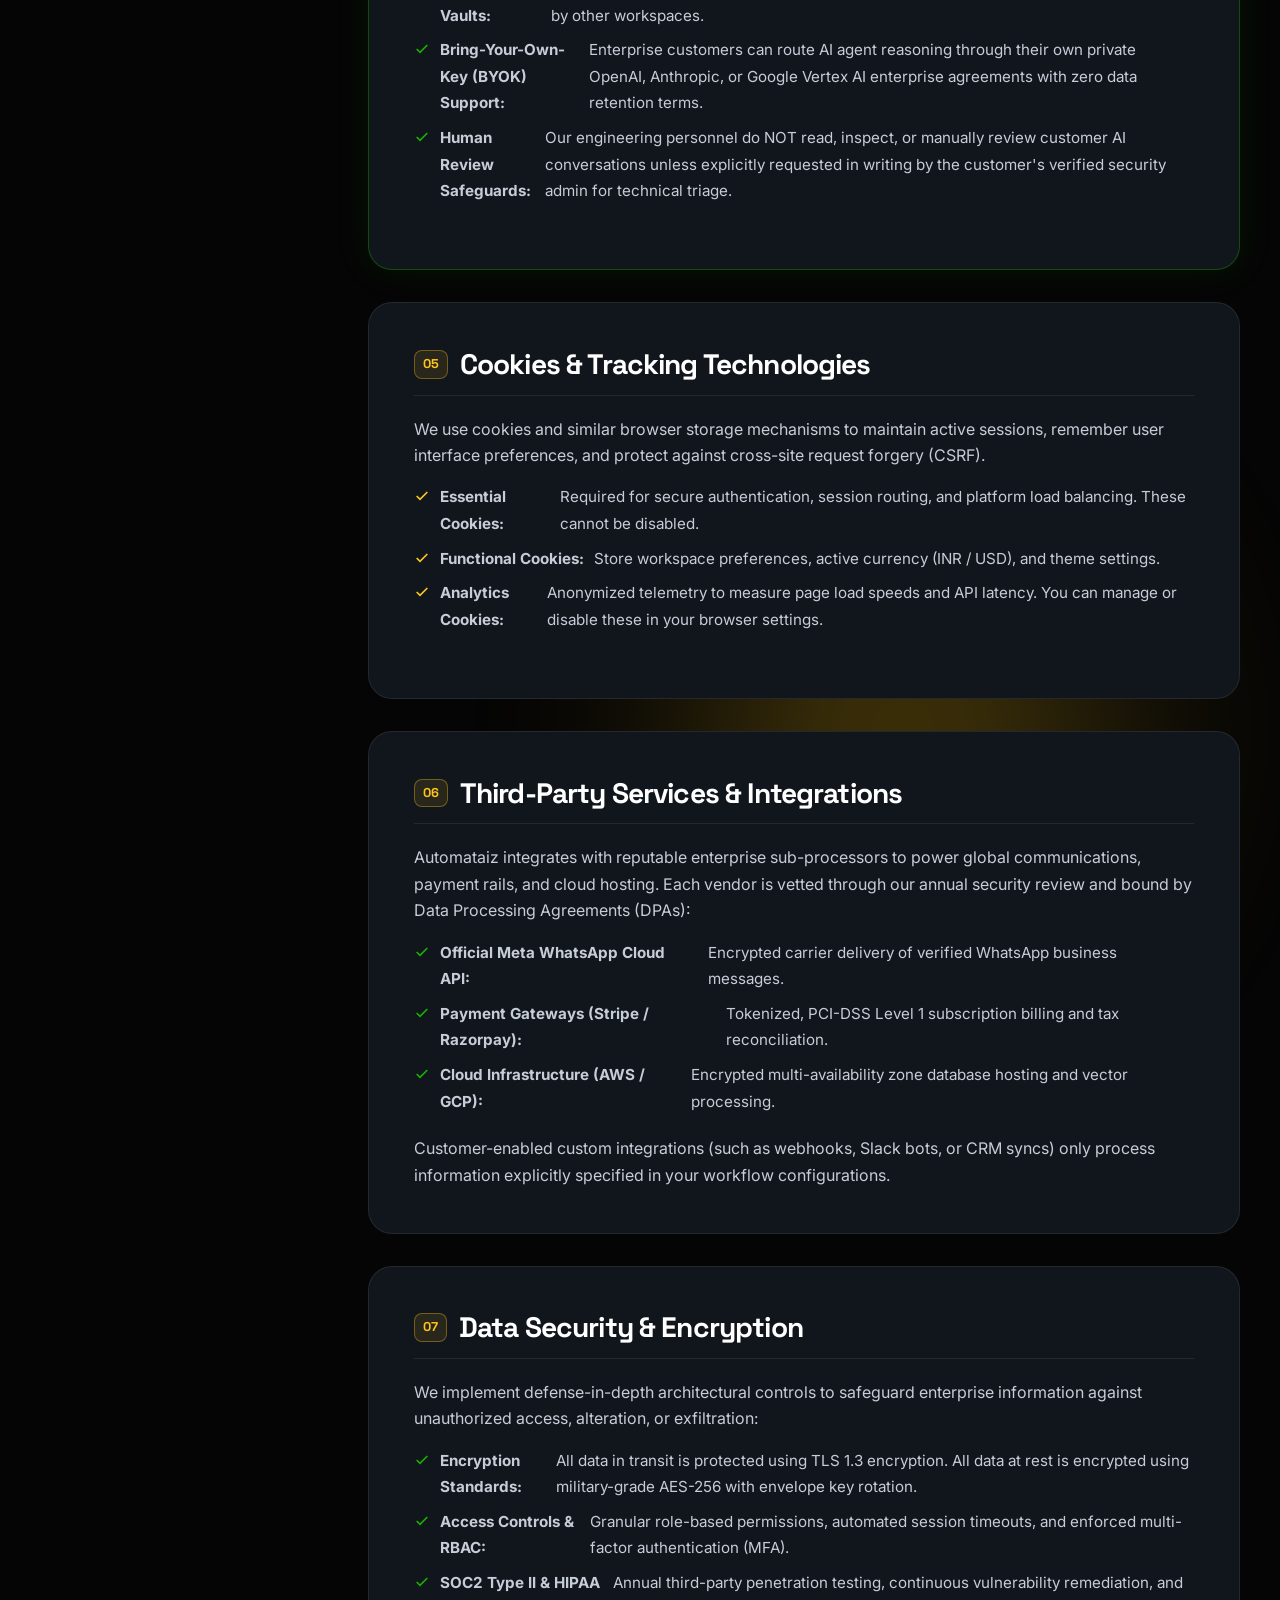
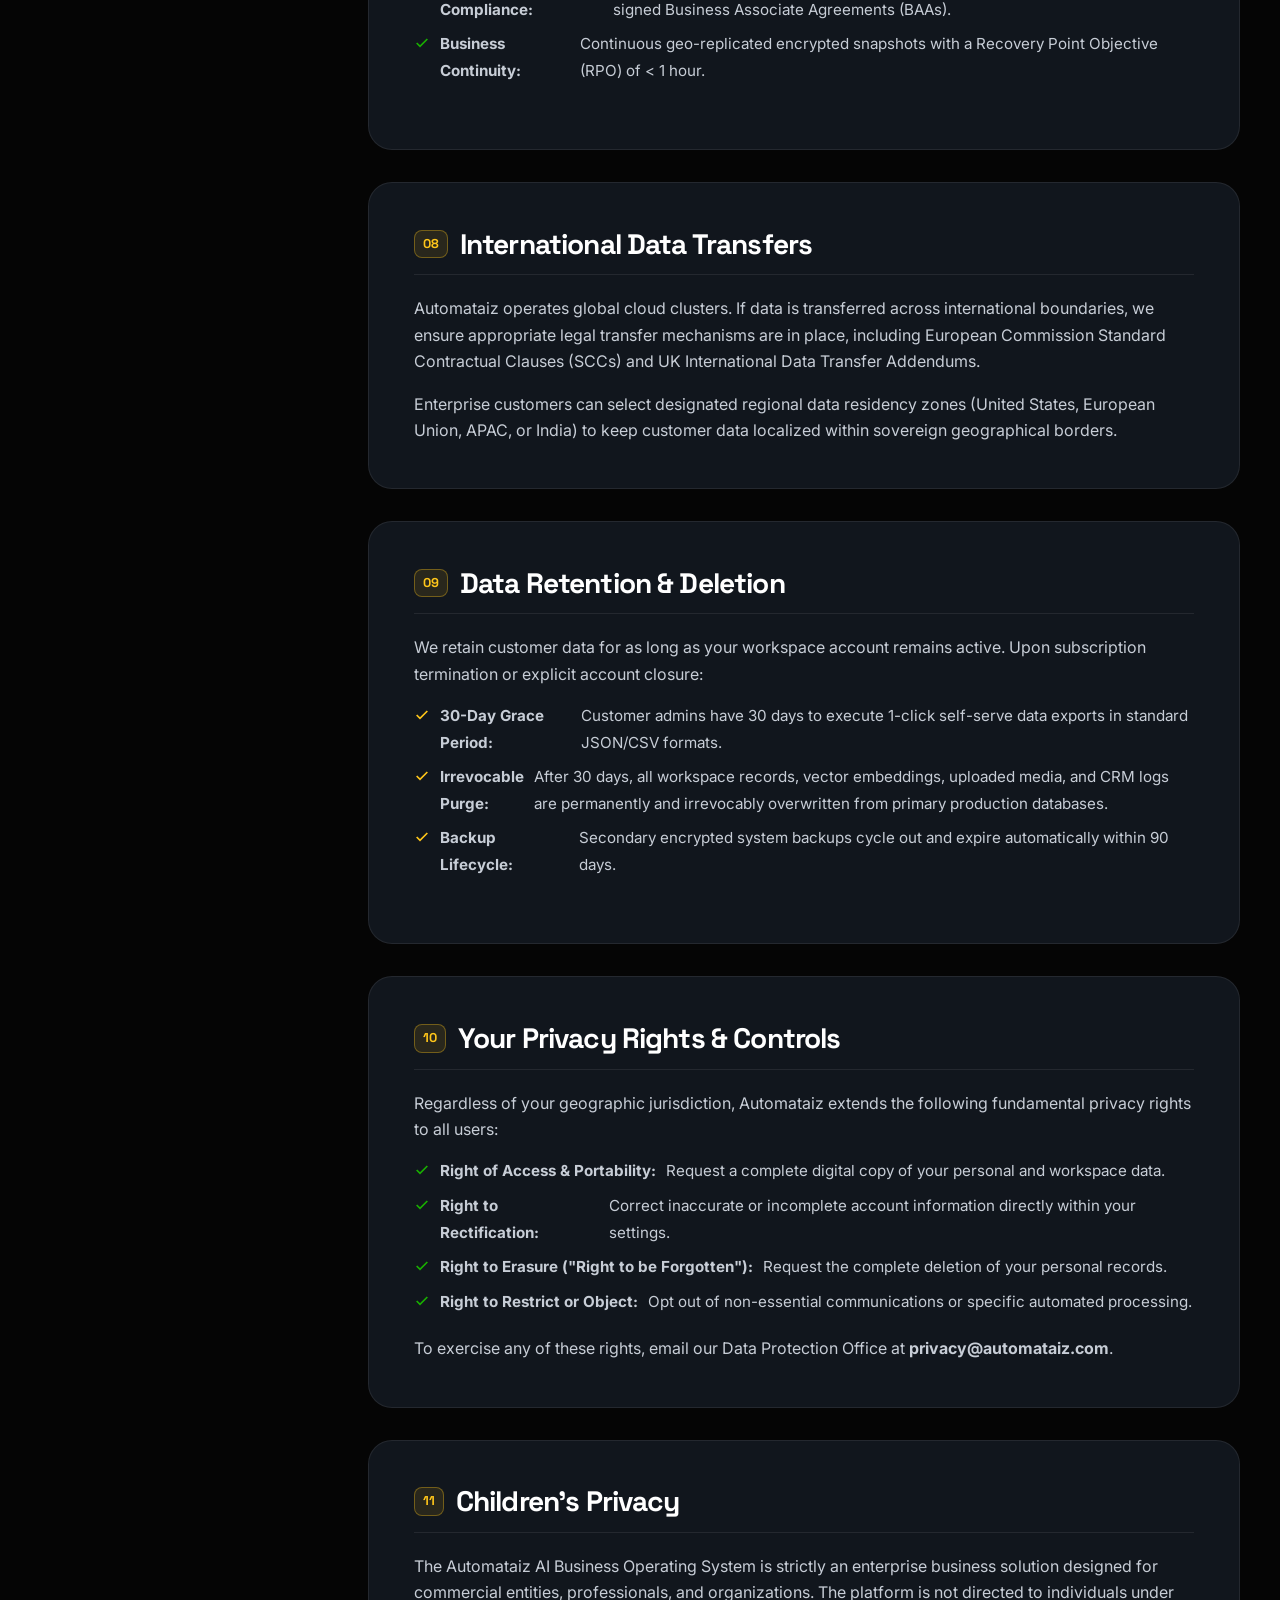
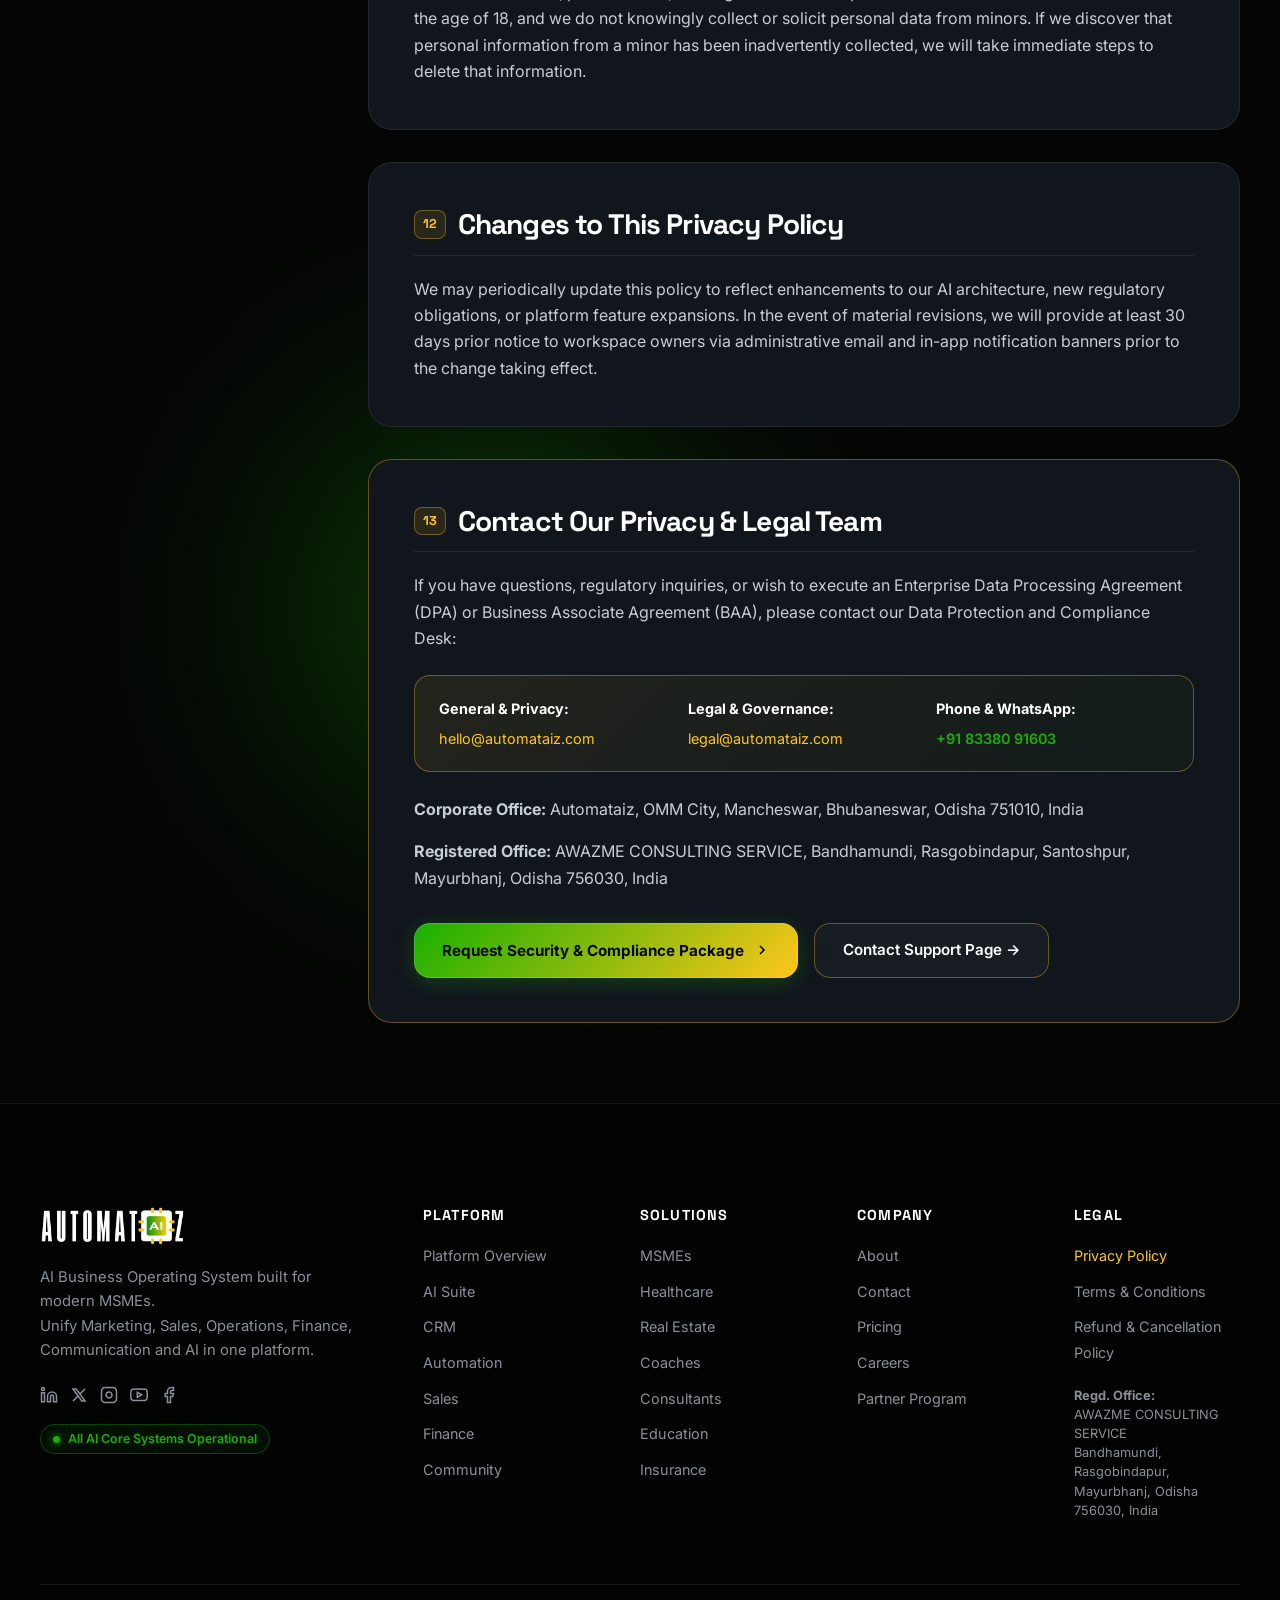
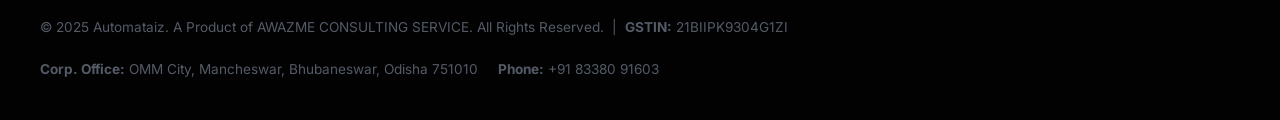
<file: privacy.html>
﻿<!DOCTYPE html>
<html lang="en">
<head>
  <meta charset="UTF-8">
  <meta name="viewport" content="width=device-width, initial-scale=1.0">
  <title>Privacy Policy & Trust Center | AUTOMATAIZ AI Business OS</title>
  <meta name="description" content="Automataiz Enterprise Privacy Policy & Trust Center. Learn how we safeguard customer data, process AI prompts with zero training on customer data, and uphold global compliance.">
  <link rel="canonical" href="https://automataiz.in/privacy.html">

  <!-- Open Graph / Social SEO -->
  <meta property="og:type" content="article">
  <meta property="og:url" content="https://automataiz.in/privacy.html">
  <meta property="og:title" content="Privacy Policy & Trust Center | AUTOMATAIZ AI Business OS">
  <meta property="og:description" content="Automataiz Enterprise Privacy Policy & Trust Center. Learn how we safeguard customer data, process AI prompts with zero training on customer data, and uphold global compliance.">
  <meta property="og:image" content="https://automataiz.in/assets/logo.png">

  <!-- Twitter Card -->
  <meta name="twitter:card" content="summary_large_image">
  <meta name="twitter:url" content="https://automataiz.in/privacy.html">
  <meta name="twitter:title" content="Privacy Policy & Trust Center | AUTOMATAIZ AI Business OS">
  <meta name="twitter:description" content="Automataiz Enterprise Privacy Policy & Trust Center. Learn how we safeguard customer data, process AI prompts with zero training on customer data, and uphold global compliance.">
  <meta name="twitter:image" content="https://automataiz.in/assets/logo.png">
  
  <!-- Favicon PNG -->
  <link rel="icon" type="image/png" href="assets/favicon.png">
  <link rel="apple-touch-icon" href="assets/favicon.png">
  <link rel="stylesheet" href="css/style.css">
</head>
<body>

  <!-- Top Reading Progress Indicator -->
  <div class="policy-progress-bar" id="readingProgressBar"></div>

  <div class="bg-grid-overlay"></div>
  <div class="ambient-glow-bg glow-green" style="top: 5%; left: 10%; width: 500px; height: 500px;"></div>
  <div class="ambient-glow-bg glow-yellow" style="top: 45%; right: 8%; width: 550px; height: 550px;"></div>
  <div class="ambient-glow-bg glow-green" style="bottom: 10%; left: 15%; width: 600px; height: 600px;"></div>

  <!-- Header / Navigation -->
  <header class="site-nav">
    <div class="container-wide nav-inner">
      <a href="index.html" class="brand-logo" aria-label="AUTOMATAIZ Home">
        <img src="assets/logo.png" alt="AUTOMATAIZ – The AI Business OS" class="brand-logo-img">
      </a>

      <nav aria-label="Primary Navigation">
        <ul class="nav-menu">
          <li><a href="index.html" class="nav-link">Home</a></li>
          <li><a href="platform.html" class="nav-link">Platform</a></li>
          <li><a href="solutions.html" class="nav-link">Solutions</a></li>
          <li><a href="industries.html" class="nav-link">Industries</a></li>
          <li><a href="pricing.html" class="nav-link">Pricing</a></li>
          <li><a href="resources.html" class="nav-link">Resources</a></li>
          <li><a href="company.html" class="nav-link">Company</a></li>
          <li><a href="contact.html" class="nav-link">Contact</a></li>
        </ul>
      </nav>

      <div class="nav-cta-wrap">
        <a href="platform.html" class="btn btn-secondary btn-sm">Explore Platform</a>
        <button class="btn btn-primary btn-sm btn-book-demo" data-modal="demoModal">
          Book a Demo
          <svg width="14" height="14" viewBox="0 0 24 24" fill="none" stroke="currentColor" stroke-width="2.5"><polyline points="9 18 15 12 9 6"></polyline></svg>
        </button>
        <button class="mobile-toggle" aria-label="Open Navigation Menu">
          <svg width="24" height="24" viewBox="0 0 24 24" fill="none" stroke="currentColor" stroke-width="2"><line x1="3" y1="12" x2="21" y2="12"></line><line x1="3" y1="6" x2="21" y2="6"></line><line x1="3" y1="18" x2="21" y2="18"></line></svg>
        </button>
      </div>
    </div>

    <div class="mobile-drawer">
      <ul class="nav-menu">
        <li><a href="index.html" class="nav-link">Home</a></li>
        <li><a href="platform.html" class="nav-link">Platform</a></li>
        <li><a href="solutions.html" class="nav-link">Solutions</a></li>
        <li><a href="industries.html" class="nav-link">Industries</a></li>
        <li><a href="pricing.html" class="nav-link">Pricing</a></li>
        <li><a href="resources.html" class="nav-link">Resources</a></li>
        <li><a href="company.html" class="nav-link">Company</a></li>
        <li><a href="contact.html" class="nav-link">Contact</a></li>
      </ul>
      <div style="display: flex; flex-direction: column; gap: 12px;">
        <button class="btn btn-primary btn-book-demo" data-modal="demoModal" style="width: 100%;">Book a Demo</button>
      </div>
    </div>
  </header>

  <!-- ====================================================================
       SECTION 01: HERO
       ==================================================================== -->
  <section class="section" style="padding-top: 140px; padding-bottom: 40px;">
    <div class="container text-center">
      <div class="section-header">
        <span class="badge-tag green"><span class="pulse-dot"></span> 🛡️ Trust & Privacy Center</span>
        <h1 style="margin-bottom: 1.25rem;">Your Privacy Matters.</h1>
        <p class="lead" style="max-width: 820px; margin: 0 auto 2.5rem;">
          At Automataiz, protecting your business data is one of our highest priorities. This Privacy Policy explains how we collect, use, protect and manage your information when you use our AI Business Operating System.
        </p>

        <div class="hero-cta-group" style="margin-bottom: 2rem;">
          <a href="#contact" class="btn btn-primary btn-lg">
            Contact Privacy Team
            <svg width="18" height="18" viewBox="0 0 24 24" fill="none" stroke="currentColor" stroke-width="2.5"><polyline points="9 18 15 12 9 6"></polyline></svg>
          </a>
          <a href="platform.html" class="btn btn-secondary btn-lg">
            Back to Trust Center
          </a>
        </div>

        <div style="display: flex; justify-content: center; gap: 24px; font-size: 0.825rem; color: var(--text-muted); flex-wrap: wrap;">
          <div><strong>Effective Date:</strong> August 14, 2026</div>
          <div>•</div>
          <div><strong>Policy Version:</strong> 2026.2 (Enterprise)</div>
          <div>•</div>
          <div><strong>Compliance:</strong> SOC2 Type II, ISO 27001, HIPAA, GDPR</div>
        </div>
      </div>
    </div>
  </section>

  <!-- ====================================================================
       SECTION 02: STICKY TOC & POLICY CONTENT LAYOUT
       ==================================================================== -->
  <section class="section" style="padding-top: 0; padding-bottom: 80px;">
    <div class="container-wide">
      <div class="policy-layout">
        
        <!-- Left Side Sticky Table of Contents -->
        <aside class="policy-sidebar">
          <div class="policy-toc-title">
            <svg width="14" height="14" viewBox="0 0 24 24" fill="none" stroke="#FFC61A" stroke-width="2.5"><line x1="8" y1="6" x2="21" y2="6"></line><line x1="8" y1="12" x2="21" y2="12"></line><line x1="8" y1="18" x2="21" y2="18"></line><line x1="3" y1="6" x2="3.01" y2="6"></line><line x1="3" y1="12" x2="3.01" y2="12"></line><line x1="3" y1="18" x2="3.01" y2="18"></line></svg>
            Table of Contents
          </div>
          <ul class="policy-toc-list" id="policyToc">
            <li><a href="#intro" class="policy-toc-link active">1. Introduction & Scope</a></li>
            <li><a href="#collection" class="policy-toc-link">2. Information We Collect</a></li>
            <li><a href="#usage" class="policy-toc-link">3. How We Use Information</a></li>
            <li><a href="#ai-processing" class="policy-toc-link">4. AI Data Processing & Sovereignty</a></li>
            <li><a href="#cookies" class="policy-toc-link">5. Cookies & Tracking</a></li>
            <li><a href="#third-parties" class="policy-toc-link">6. Third-Party Integrations</a></li>
            <li><a href="#security" class="policy-toc-link">7. Data Security & Encryption</a></li>
            <li><a href="#transfers" class="policy-toc-link">8. International Transfers</a></li>
            <li><a href="#retention" class="policy-toc-link">9. Data Retention & Deletion</a></li>
            <li><a href="#rights" class="policy-toc-link">10. Your Privacy Rights</a></li>
            <li><a href="#children" class="policy-toc-link">11. Children's Privacy</a></li>
            <li><a href="#updates" class="policy-toc-link">12. Policy Updates</a></li>
            <li><a href="#contact" class="policy-toc-link">13. Contact & Regulatory Inquiries</a></li>
          </ul>
        </aside>

        <!-- Right Side Comprehensive Legal Policy Content -->
        <main class="policy-content">
          
          <!-- SECTION 03: INTRODUCTION -->
          <article class="policy-section" id="intro">
            <div class="policy-section-header">
              <span class="policy-section-num">01</span>
              <h2>Introduction & Scope</h2>
            </div>
            <div class="policy-body">
              <p>
                This Privacy Policy governs the manner in which <strong>AWAZME CONSULTING SERVICE</strong>, operating under the enterprise brand name <strong>Automataiz</strong> ("Automataiz", "we", "us", or "our"), collects, processes, stores, protects, and manages data collected from users, corporate subscribers, and visitors across our unified AI Business Operating System, APIs, web interfaces, and customer portals (collectively, the "Platform").
              </p>
              <p>
                Automataiz operates as a sovereign B2B enterprise AI software provider. When our commercial customers utilize our platform to manage customer relationships, execute marketing campaigns, automate WhatsApp communications, or orchestrate autonomous AI agents, Automataiz generally operates as a <strong>Data Processor / Service Provider</strong> under applicable data protection frameworks, including the Digital Personal Data Protection Act (DPDPA), the European Union GDPR, the California Consumer Privacy Act (CCPA/CPRA), and global privacy regulations.
              </p>
              
              <div class="policy-callout">
                <strong style="color: #19B000; font-size: 0.95rem;">Scope & Corporate Identity:</strong>
                <p style="margin-top: 6px; font-size: 0.9rem;">
                  <strong>Legal Entity:</strong> AWAZME CONSULTING SERVICE &bull; <strong>Brand:</strong> Automataiz &bull; <strong>GSTIN:</strong> 21BIIPK9304G1ZI<br>
                  <strong>Corporate Office:</strong> OMM City, Mancheswar, Bhubaneswar, Odisha 751010, India<br>
                  <strong>Registered Office:</strong> Bandhamundi, Rasgobindapur, Santoshpur, Mayurbhanj, Odisha 756030, India
                </p>
              </div>
            </div>
          </article>

          <!-- SECTION 04: INFORMATION WE COLLECT -->
          <article class="policy-section" id="collection">
            <div class="policy-section-header">
              <span class="policy-section-num">02</span>
              <h2>Information We Collect</h2>
            </div>
            <div class="policy-body">
              <p>
                We adhere to strict data minimization principles. We only collect information that is strictly necessary to deliver, maintain, secure, and improve our sovereign AI business infrastructure.
              </p>

              <div class="policy-data-grid">
                <!-- Data 1 -->
                <div class="policy-data-card">
                  <div class="policy-data-card-title">
                    <svg width="16" height="16" viewBox="0 0 24 24" fill="none" stroke="#FFC61A" stroke-width="2"><path d="M20 21v-2a4 4 0 0 0-4-4H8a4 4 0 0 0-4 4v2"></path><circle cx="12" cy="7" r="4"></circle></svg>
                    Account & Business Data
                  </div>
                  <p style="font-size: 0.85rem; color: var(--text-secondary);">
                    Full name, corporate email address, business telephone/WhatsApp number, job title, company legal name, tax identification (GSTIN/VAT), and billing credentials.
                  </p>
                </div>

                <!-- Data 2 -->
                <div class="policy-data-card">
                  <div class="policy-data-card-title">
                    <svg width="16" height="16" viewBox="0 0 24 24" fill="none" stroke="#19B000" stroke-width="2"><rect x="2" y="4" width="20" height="16" rx="2"></rect><line x1="12" y1="8" x2="12" y2="16"></line></svg>
                    Payment & Transaction Data
                  </div>
                  <p style="font-size: 0.85rem; color: var(--text-secondary);">
                    Processed via tokenized, PCI-DSS Level 1 compliant processors (Stripe & Razorpay). We never store full unencrypted credit card numbers on our infrastructure.
                  </p>
                </div>

                <!-- Data 3 -->
                <div class="policy-data-card">
                  <div class="policy-data-card-title">
                    <svg width="16" height="16" viewBox="0 0 24 24" fill="none" stroke="#FFC61A" stroke-width="2"><path d="M21 11.5a8.38 8.38 0 0 1-.9 3.8 8.5 8.5 0 0 1-7.6 4.7 8.38 8.38 0 0 1-3.8-.9L3 21l1.9-5.7a8.38 8.38 0 0 1-.9-3.8 8.5 8.5 0 0 1 4.7-7.6 8.38 8.38 0 0 1 3.8-.9h.5a8.48 8.48 0 0 1 8 8v.5z"></path></svg>
                    Communications & CRM Data
                  </div>
                  <p style="font-size: 0.85rem; color: var(--text-secondary);">
                    Messages, WhatsApp conversation logs, email headers, appointment schedules, contact records, customer support tickets, and form submissions managed by your workspace.
                  </p>
                </div>

                <!-- Data 4 -->
                <div class="policy-data-card">
                  <div class="policy-data-card-title">
                    <svg width="16" height="16" viewBox="0 0 24 24" fill="none" stroke="#19B000" stroke-width="2"><polygon points="12 2 15.09 8.26 22 9.27 17 14.14 18.18 21.02 12 17.77 5.82 21.02 7 14.14 2 9.27 8.91 8.26 12 2"></polygon></svg>
                    AI Inputs & Knowledge Vault
                  </div>
                  <p style="font-size: 0.85rem; color: var(--text-secondary);">
                    Customer prompt payloads, uploaded business documents (PDF, CSV, Docx), company SOPs, vectorized embeddings, and generated AI assistant completions.
                  </p>
                </div>

                <!-- Data 5 -->
                <div class="policy-data-card">
                  <div class="policy-data-card-title">
                    <svg width="16" height="16" viewBox="0 0 24 24" fill="none" stroke="#FFC61A" stroke-width="2"><circle cx="12" cy="12" r="10"></circle><polyline points="12 6 12 12 14 14"></polyline></svg>
                    Telemetry & Usage Metrics
                  </div>
                  <p style="font-size: 0.85rem; color: var(--text-secondary);">
                    IP addresses, browser user-agent, operating system, API request timestamps, error traces, and aggregate feature adoption statistics.
                  </p>
                </div>

                <!-- Data 6 -->
                <div class="policy-data-card">
                  <div class="policy-data-card-title">
                    <svg width="16" height="16" viewBox="0 0 24 24" fill="none" stroke="#19B000" stroke-width="2"><path d="M10 13a5 5 0 0 0 7.54.54l3-3a5 5 0 0 0-7.07-7.07l-1.72 1.71"></path><path d="M14 11a5 5 0 0 0-7.54-.54l-3 3a5 5 0 0 0 7.07 7.07l1.71-1.71"></path></svg>
                    Third-Party Credentials
                  </div>
                  <p style="font-size: 0.85rem; color: var(--text-secondary);">
                    OAuth tokens, Meta WhatsApp Cloud API keys, and custom webhook configurations encrypted with AES-256 envelope key management.
                  </p>
                </div>
              </div>
            </div>
          </article>

          <!-- SECTION 05: HOW WE USE INFORMATION -->
          <article class="policy-section" id="usage">
            <div class="policy-section-header">
              <span class="policy-section-num">03</span>
              <h2>How We Use Your Information</h2>
            </div>
            <div class="policy-body">
              <p>
                We use collected information solely for legitimate enterprise purposes, including:
              </p>
              <ul>
                <li><svg width="16" height="16" viewBox="0 0 24 24" fill="none" stroke="#19B000" stroke-width="2.5"><polyline points="20 6 9 17 4 12"></polyline></svg> <strong>Core OS Service Delivery:</strong> Providing real-time execution of the 8 native modules (Marketing, Sales, CRM, WhatsApp, Workflows, Finance, Community, and AI Assistants).</li>
                <li><svg width="16" height="16" viewBox="0 0 24 24" fill="none" stroke="#19B000" stroke-width="2.5"><polyline points="20 6 9 17 4 12"></polyline></svg> <strong>Autonomous Workflow Orchestration:</strong> Triggering event pipelines, lead routing, and scheduled broadcasts configured by workspace administrators.</li>
                <li><svg width="16" height="16" viewBox="0 0 24 24" fill="none" stroke="#19B000" stroke-width="2.5"><polyline points="20 6 9 17 4 12"></polyline></svg> <strong>Billing & Tax Administration:</strong> Generating automated invoices, verifying GST/VAT numbers, and processing recurring subscription cycles.</li>
                <li><svg width="16" height="16" viewBox="0 0 24 24" fill="none" stroke="#19B000" stroke-width="2.5"><polyline points="20 6 9 17 4 12"></polyline></svg> <strong>Security & Threat Prevention:</strong> Monitoring anomalous login attempts, mitigating DDoS attacks, enforcing MFA/SSO policies, and maintaining immutable audit logs.</li>
                <li><svg width="16" height="16" viewBox="0 0 24 24" fill="none" stroke="#19B000" stroke-width="2.5"><polyline points="20 6 9 17 4 12"></polyline></svg> <strong>Enterprise Customer Support:</strong> Diagnosing reported platform issues, investigating API error codes, and providing SLA-backed assistance.</li>
              </ul>
            </div>
          </article>

          <!-- SECTION 06: AI DATA PROCESSING & SOVEREIGN PRIVACY -->
          <article class="policy-section" id="ai-processing" style="border-color: var(--green-border); box-shadow: 0 0 35px var(--green-subtle);">
            <div class="policy-section-header">
              <span class="policy-section-num" style="background: var(--green-subtle); color: #19B000; border-color: var(--green-border);">04</span>
              <h2>AI Data Processing & Sovereign Privacy</h2>
            </div>
            <div class="policy-body">
              <p>
                Our AI architecture is designed from the ground up for strict data sovereignty and zero customer data leakage.
              </p>

              <div class="policy-callout" style="background: rgba(25,176,0,0.12); border-color: var(--green-primary);">
                <h4 style="color: #FFFFFF; margin-bottom: 6px; display: flex; align-items: center; gap: 8px;">
                  <span class="pulse-dot"></span> ZERO TRAINING ON CUSTOMER DATA POLICY
                </h4>
                <p style="font-size: 0.95rem; color: #E8FFE6; margin-bottom: 0;">
                  <strong>Automataiz NEVER uses customer prompts, proprietary business documents, CRM interactions, WhatsApp conversations, or generated AI completions to train, fine-tune, or improve public foundation models.</strong>
                </p>
              </div>

              <h4 style="color: #FFFFFF; margin: 1.5rem 0 0.5rem;">Key AI Governance Pillars:</h4>
              <ul>
                <li><svg width="16" height="16" viewBox="0 0 24 24" fill="none" stroke="#19B000" stroke-width="2.5"><polyline points="20 6 9 17 4 12"></polyline></svg> <strong>Ephemeral Memory & Stateless Execution:</strong> Prompt payloads sent to Large Language Model inference endpoints are processed transiently in-memory and discarded immediately upon completion generation.</li>
                <li><svg width="16" height="16" viewBox="0 0 24 24" fill="none" stroke="#19B000" stroke-width="2.5"><polyline points="20 6 9 17 4 12"></polyline></svg> <strong>Sovereign RAG Vector Vaults:</strong> Custom knowledge bases (PDFs, SOPs, catalogs) uploaded to your workspace are isolated within single-tenant encrypted vector partitions that are physically un-queryable by other workspaces.</li>
                <li><svg width="16" height="16" viewBox="0 0 24 24" fill="none" stroke="#19B000" stroke-width="2.5"><polyline points="20 6 9 17 4 12"></polyline></svg> <strong>Bring-Your-Own-Key (BYOK) Support:</strong> Enterprise customers can route AI agent reasoning through their own private OpenAI, Anthropic, or Google Vertex AI enterprise agreements with zero data retention terms.</li>
                <li><svg width="16" height="16" viewBox="0 0 24 24" fill="none" stroke="#19B000" stroke-width="2.5"><polyline points="20 6 9 17 4 12"></polyline></svg> <strong>Human Review Safeguards:</strong> Our engineering personnel do NOT read, inspect, or manually review customer AI conversations unless explicitly requested in writing by the customer's verified security admin for technical triage.</li>
              </ul>
            </div>
          </article>

          <!-- SECTION 07: COOKIES & TRACKING -->
          <article class="policy-section" id="cookies">
            <div class="policy-section-header">
              <span class="policy-section-num">05</span>
              <h2>Cookies & Tracking Technologies</h2>
            </div>
            <div class="policy-body">
              <p>
                We use cookies and similar browser storage mechanisms to maintain active sessions, remember user interface preferences, and protect against cross-site request forgery (CSRF).
              </p>
              <ul>
                <li><svg width="16" height="16" viewBox="0 0 24 24" fill="none" stroke="#FFC61A" stroke-width="2.5"><polyline points="20 6 9 17 4 12"></polyline></svg> <strong>Essential Cookies:</strong> Required for secure authentication, session routing, and platform load balancing. These cannot be disabled.</li>
                <li><svg width="16" height="16" viewBox="0 0 24 24" fill="none" stroke="#FFC61A" stroke-width="2.5"><polyline points="20 6 9 17 4 12"></polyline></svg> <strong>Functional Cookies:</strong> Store workspace preferences, active currency (INR / USD), and theme settings.</li>
                <li><svg width="16" height="16" viewBox="0 0 24 24" fill="none" stroke="#FFC61A" stroke-width="2.5"><polyline points="20 6 9 17 4 12"></polyline></svg> <strong>Analytics Cookies:</strong> Anonymized telemetry to measure page load speeds and API latency. You can manage or disable these in your browser settings.</li>
              </ul>
            </div>
          </article>

          <!-- SECTION 08: THIRD-PARTY INTEGRATIONS -->
          <article class="policy-section" id="third-parties">
            <div class="policy-section-header">
              <span class="policy-section-num">06</span>
              <h2>Third-Party Services & Integrations</h2>
            </div>
            <div class="policy-body">
              <p>
                Automataiz integrates with reputable enterprise sub-processors to power global communications, payment rails, and cloud hosting. Each vendor is vetted through our annual security review and bound by Data Processing Agreements (DPAs):
              </p>
              <ul>
                <li><svg width="16" height="16" viewBox="0 0 24 24" fill="none" stroke="#19B000" stroke-width="2.5"><polyline points="20 6 9 17 4 12"></polyline></svg> <strong>Official Meta WhatsApp Cloud API:</strong> Encrypted carrier delivery of verified WhatsApp business messages.</li>
                <li><svg width="16" height="16" viewBox="0 0 24 24" fill="none" stroke="#19B000" stroke-width="2.5"><polyline points="20 6 9 17 4 12"></polyline></svg> <strong>Payment Gateways (Stripe / Razorpay):</strong> Tokenized, PCI-DSS Level 1 subscription billing and tax reconciliation.</li>
                <li><svg width="16" height="16" viewBox="0 0 24 24" fill="none" stroke="#19B000" stroke-width="2.5"><polyline points="20 6 9 17 4 12"></polyline></svg> <strong>Cloud Infrastructure (AWS / GCP):</strong> Encrypted multi-availability zone database hosting and vector processing.</li>
              </ul>
              <p>
                Customer-enabled custom integrations (such as webhooks, Slack bots, or CRM syncs) only process information explicitly specified in your workflow configurations.
              </p>
            </div>
          </article>

          <!-- SECTION 09: DATA SECURITY & ENCRYPTION -->
          <article class="policy-section" id="security">
            <div class="policy-section-header">
              <span class="policy-section-num">07</span>
              <h2>Data Security & Encryption</h2>
            </div>
            <div class="policy-body">
              <p>
                We implement defense-in-depth architectural controls to safeguard enterprise information against unauthorized access, alteration, or exfiltration:
              </p>
              <ul>
                <li><svg width="16" height="16" viewBox="0 0 24 24" fill="none" stroke="#19B000" stroke-width="2.5"><polyline points="20 6 9 17 4 12"></polyline></svg> <strong>Encryption Standards:</strong> All data in transit is protected using TLS 1.3 encryption. All data at rest is encrypted using military-grade AES-256 with envelope key rotation.</li>
                <li><svg width="16" height="16" viewBox="0 0 24 24" fill="none" stroke="#19B000" stroke-width="2.5"><polyline points="20 6 9 17 4 12"></polyline></svg> <strong>Access Controls & RBAC:</strong> Granular role-based permissions, automated session timeouts, and enforced multi-factor authentication (MFA).</li>
                <li><svg width="16" height="16" viewBox="0 0 24 24" fill="none" stroke="#19B000" stroke-width="2.5"><polyline points="20 6 9 17 4 12"></polyline></svg> <strong>SOC2 Type II & HIPAA Compliance:</strong> Annual third-party penetration testing, continuous vulnerability remediation, and signed Business Associate Agreements (BAAs).</li>
                <li><svg width="16" height="16" viewBox="0 0 24 24" fill="none" stroke="#19B000" stroke-width="2.5"><polyline points="20 6 9 17 4 12"></polyline></svg> <strong>Business Continuity:</strong> Continuous geo-replicated encrypted snapshots with a Recovery Point Objective (RPO) of &lt; 1 hour.</li>
              </ul>
            </div>
          </article>

          <!-- SECTION 10: INTERNATIONAL DATA TRANSFERS -->
          <article class="policy-section" id="transfers">
            <div class="policy-section-header">
              <span class="policy-section-num">08</span>
              <h2>International Data Transfers</h2>
            </div>
            <div class="policy-body">
              <p>
                Automataiz operates global cloud clusters. If data is transferred across international boundaries, we ensure appropriate legal transfer mechanisms are in place, including European Commission Standard Contractual Clauses (SCCs) and UK International Data Transfer Addendums.
              </p>
              <p>
                Enterprise customers can select designated regional data residency zones (United States, European Union, APAC, or India) to keep customer data localized within sovereign geographical borders.
              </p>
            </div>
          </article>

          <!-- SECTION 11: DATA RETENTION & DELETION -->
          <article class="policy-section" id="retention">
            <div class="policy-section-header">
              <span class="policy-section-num">09</span>
              <h2>Data Retention & Deletion</h2>
            </div>
            <div class="policy-body">
              <p>
                We retain customer data for as long as your workspace account remains active. Upon subscription termination or explicit account closure:
              </p>
              <ul>
                <li><svg width="16" height="16" viewBox="0 0 24 24" fill="none" stroke="#FFC61A" stroke-width="2.5"><polyline points="20 6 9 17 4 12"></polyline></svg> <strong>30-Day Grace Period:</strong> Customer admins have 30 days to execute 1-click self-serve data exports in standard JSON/CSV formats.</li>
                <li><svg width="16" height="16" viewBox="0 0 24 24" fill="none" stroke="#FFC61A" stroke-width="2.5"><polyline points="20 6 9 17 4 12"></polyline></svg> <strong>Irrevocable Purge:</strong> After 30 days, all workspace records, vector embeddings, uploaded media, and CRM logs are permanently and irrevocably overwritten from primary production databases.</li>
                <li><svg width="16" height="16" viewBox="0 0 24 24" fill="none" stroke="#FFC61A" stroke-width="2.5"><polyline points="20 6 9 17 4 12"></polyline></svg> <strong>Backup Lifecycle:</strong> Secondary encrypted system backups cycle out and expire automatically within 90 days.</li>
              </ul>
            </div>
          </article>

          <!-- SECTION 12: YOUR PRIVACY RIGHTS -->
          <article class="policy-section" id="rights">
            <div class="policy-section-header">
              <span class="policy-section-num">10</span>
              <h2>Your Privacy Rights & Controls</h2>
            </div>
            <div class="policy-body">
              <p>
                Regardless of your geographic jurisdiction, Automataiz extends the following fundamental privacy rights to all users:
              </p>
              <ul>
                <li><svg width="16" height="16" viewBox="0 0 24 24" fill="none" stroke="#19B000" stroke-width="2.5"><polyline points="20 6 9 17 4 12"></polyline></svg> <strong>Right of Access & Portability:</strong> Request a complete digital copy of your personal and workspace data.</li>
                <li><svg width="16" height="16" viewBox="0 0 24 24" fill="none" stroke="#19B000" stroke-width="2.5"><polyline points="20 6 9 17 4 12"></polyline></svg> <strong>Right to Rectification:</strong> Correct inaccurate or incomplete account information directly within your settings.</li>
                <li><svg width="16" height="16" viewBox="0 0 24 24" fill="none" stroke="#19B000" stroke-width="2.5"><polyline points="20 6 9 17 4 12"></polyline></svg> <strong>Right to Erasure ("Right to be Forgotten"):</strong> Request the complete deletion of your personal records.</li>
                <li><svg width="16" height="16" viewBox="0 0 24 24" fill="none" stroke="#19B000" stroke-width="2.5"><polyline points="20 6 9 17 4 12"></polyline></svg> <strong>Right to Restrict or Object:</strong> Opt out of non-essential communications or specific automated processing.</li>
              </ul>
              <p>
                To exercise any of these rights, email our Data Protection Office at <strong>privacy@automataiz.com</strong>.
              </p>
            </div>
          </article>

          <!-- SECTION 13: CHILDREN'S PRIVACY -->
          <article class="policy-section" id="children">
            <div class="policy-section-header">
              <span class="policy-section-num">11</span>
              <h2>Children's Privacy</h2>
            </div>
            <div class="policy-body">
              <p>
                The Automataiz AI Business Operating System is strictly an enterprise business solution designed for commercial entities, professionals, and organizations. The platform is not directed to individuals under the age of 18, and we do not knowingly collect or solicit personal data from minors. If we discover that personal information from a minor has been inadvertently collected, we will take immediate steps to delete that information.
              </p>
            </div>
          </article>

          <!-- SECTION 14: POLICY UPDATES -->
          <article class="policy-section" id="updates">
            <div class="policy-section-header">
              <span class="policy-section-num">12</span>
              <h2>Changes to This Privacy Policy</h2>
            </div>
            <div class="policy-body">
              <p>
                We may periodically update this policy to reflect enhancements to our AI architecture, new regulatory obligations, or platform feature expansions. In the event of material revisions, we will provide at least 30 days prior notice to workspace owners via administrative email and in-app notification banners prior to the change taking effect.
              </p>
            </div>
          </article>

          <!-- SECTION 15: CONTACT & REGULATORY INQUIRIES -->
          <article class="policy-section" id="contact" style="border-color: var(--yellow-border);">
            <div class="policy-section-header">
              <span class="policy-section-num" style="background: var(--yellow-subtle); color: #FFC61A; border-color: var(--yellow-border);">13</span>
              <h2>Contact Our Privacy & Legal Team</h2>
            </div>
            <div class="policy-body">
              <p>
                If you have questions, regulatory inquiries, or wish to execute an Enterprise Data Processing Agreement (DPA) or Business Associate Agreement (BAA), please contact our Data Protection and Compliance Desk:
              </p>

              <div class="policy-callout yellow" style="margin-top: 1.5rem;">
                <div style="display: grid; grid-template-columns: repeat(auto-fit, minmax(200px, 1fr)); gap: 16px; font-size: 0.9rem;">
                  <div>
                    <strong style="color: #FFFFFF; display: block; margin-bottom: 4px;">General & Privacy:</strong>
                    <a href="mailto:hello@automataiz.com" style="color: #FFC61A;">hello@automataiz.com</a>
                  </div>
                  <div>
                    <strong style="color: #FFFFFF; display: block; margin-bottom: 4px;">Legal & Governance:</strong>
                    <a href="mailto:legal@automataiz.com" style="color: #FFC61A;">legal@automataiz.com</a>
                  </div>
                  <div>
                    <strong style="color: #FFFFFF; display: block; margin-bottom: 4px;">Phone & WhatsApp:</strong>
                    <a href="tel:+918338091603" style="color: #19B000; font-weight: 600;">+91 83380 91603</a>
                  </div>
                </div>
              </div>

              <div style="margin-top: 1.5rem; font-size: 0.875rem; color: var(--text-secondary); line-height: 1.6;">
                <p><strong>Corporate Office:</strong> Automataiz, OMM City, Mancheswar, Bhubaneswar, Odisha 751010, India</p>
                <p><strong>Registered Office:</strong> AWAZME CONSULTING SERVICE, Bandhamundi, Rasgobindapur, Santoshpur, Mayurbhanj, Odisha 756030, India</p>
              </div>

              <div style="margin-top: 2rem; display: flex; gap: 16px; flex-wrap: wrap;">
                <button class="btn btn-primary btn-book-demo" data-modal="demoModal">
                  Request Security & Compliance Package
                  <svg width="16" height="16" viewBox="0 0 24 24" fill="none" stroke="currentColor" stroke-width="2.5"><polyline points="9 18 15 12 9 6"></polyline></svg>
                </button>
                <a href="contact.html" class="btn btn-secondary">
                  Contact Support Page →
                </a>
              </div>
            </div>
          </article>

        </main>
      </div>
    </div>
  </section>

  <!-- Master Footer -->
  <footer class="site-footer">
    <div class="container-wide">
      <div class="footer-grid">
        <!-- Col 1: Brand Info -->
        <div class="footer-brand">
          <a href="index.html" class="brand-logo" style="margin-bottom: 16px;" aria-label="AUTOMATAIZ Home">
            <img src="assets/logo.png" alt="AUTOMATAIZ – The AI Business OS" class="brand-logo-img">
          </a>
          <p>
            AI Business Operating System built for modern MSMEs.<br>
            Unify Marketing, Sales, Operations, Finance, Communication and AI in one platform.
          </p>
          <div style="display: flex; gap: 12px; margin: 1.25rem 0;">
            <a href="https://linkedin.com/company/automataiz" target="_blank" rel="noopener noreferrer" aria-label="LinkedIn" style="color: var(--text-muted); transition: color 0.2s;"><svg width="18" height="18" viewBox="0 0 24 24" fill="none" stroke="currentColor" stroke-width="2"><path d="M16 8a6 6 0 0 1 6 6v7h-4v-7a2 2 0 0 0-2-2 2 2 0 0 0-2 2v7h-4v-7a6 6 0 0 1 6-6z"></path><rect x="2" y="9" width="4" height="12"></rect><circle cx="4" cy="4" r="2"></circle></svg></a>
            <a href="https://x.com/Automataiz" target="_blank" rel="noopener noreferrer" aria-label="X (Twitter)" style="color: var(--text-muted); transition: color 0.2s;"><svg width="18" height="18" viewBox="0 0 24 24" fill="none" stroke="currentColor" stroke-width="2"><path d="M4 4l11.733 16h4.267l-11.733 -16z"/><path d="M4 20l6.768 -6.768m2.46 -2.46l6.772 -6.772"/></svg></a>
            <a href="https://instagram.com/automataiz.saas" target="_blank" rel="noopener noreferrer" aria-label="Instagram" style="color: var(--text-muted); transition: color 0.2s;"><svg width="18" height="18" viewBox="0 0 24 24" fill="none" stroke="currentColor" stroke-width="2"><rect x="2" y="2" width="20" height="20" rx="5" ry="5"></rect><path d="M16 11.37A4 4 0 1 1 12.63 8 4 4 0 0 1 16 11.37z"></path><line x1="17.5" y1="6.5" x2="17.51" y2="6.5"></line></svg></a>
            <a href="https://youtube.com/channel/UCzLu81z2ZEkQi4cWU3501CA" target="_blank" rel="noopener noreferrer" aria-label="YouTube" style="color: var(--text-muted); transition: color 0.2s;"><svg width="18" height="18" viewBox="0 0 24 24" fill="none" stroke="currentColor" stroke-width="2"><path d="M22.54 6.42a2.78 2.78 0 0 0-1.94-2C18.88 4 12 4 12 4s-6.88 0-8.6.46a2.78 2.78 0 0 0-1.94 2A29 29 0 0 0 1 11.75a29 29 0 0 0 .46 5.33A2.78 2.78 0 0 0 3.4 19c1.72.46 8.6.46 8.6.46s6.88 0 8.6-.46a2.78 2.78 0 0 0 1.94-2 29 29 0 0 0 .46-5.25 29 29 0 0 0-.46-5.33z"></path><polygon points="9.75 15.02 15.5 11.75 9.75 8.48 9.75 15.02"></polygon></svg></a>
            <a href="https://facebook.com/automataiz" target="_blank" rel="noopener noreferrer" aria-label="Facebook" style="color: var(--text-muted); transition: color 0.2s;"><svg width="18" height="18" viewBox="0 0 24 24" fill="none" stroke="currentColor" stroke-width="2"><path d="M18 2h-3a5 5 0 0 0-5 5v3H7v4h3v8h4v-8h3l1-4h-4V7a1 1 0 0 1 1-1h3z"></path></svg></a>
          </div>
          <div class="system-status">
            <span class="pulse-dot"></span>
            <span>All AI Core Systems Operational</span>
          </div>
        </div>

        <!-- Col 2: Platform -->
        <div class="footer-col">
          <h4>Platform</h4>
          <ul class="footer-links">
            <li><a href="platform.html">Platform Overview</a></li>
            <li><a href="platform.html#ai">AI Suite</a></li>
            <li><a href="platform.html#crm">CRM</a></li>
            <li><a href="platform.html#automation">Automation</a></li>
            <li><a href="platform.html#sales">Sales</a></li>
            <li><a href="platform.html#finance">Finance</a></li>
            <li><a href="platform.html#community">Community</a></li>
          </ul>
        </div>

        <!-- Col 3: Solutions -->
        <div class="footer-col">
          <h4>Solutions</h4>
          <ul class="footer-links">
            <li><a href="solutions.html#msmes">MSMEs</a></li>
            <li><a href="solutions.html#healthcare">Healthcare</a></li>
            <li><a href="solutions.html#realestate">Real Estate</a></li>
            <li><a href="solutions.html#coaches">Coaches</a></li>
            <li><a href="solutions.html#consultants">Consultants</a></li>
            <li><a href="solutions.html#education">Education</a></li>
            <li><a href="solutions.html#insurance">Insurance</a></li>
          </ul>
        </div>

        <!-- Col 4: Company -->
        <div class="footer-col">
          <h4>Company</h4>
          <ul class="footer-links">
            <li><a href="company.html">About</a></li>
            <li><a href="contact.html">Contact</a></li>
            <li><a href="pricing.html">Pricing</a></li>
            <li><a href="company.html#careers">Careers</a></li>
            <li><a href="contact.html#partner">Partner Program</a></li>
          </ul>
        </div>

        <!-- Col 5: Legal -->
        <div class="footer-col">
          <h4>Legal</h4>
          <ul class="footer-links">
            <li><a href="privacy.html" style="color: var(--yellow-primary);">Privacy Policy</a></li>
            <li><a href="terms.html">Terms & Conditions</a></li>
            <li><a href="refund.html">Refund & Cancellation Policy</a></li>
          </ul>
          <div style="margin-top: 1.25rem; font-size: 0.8rem; color: var(--text-muted); line-height: 1.5;">
            <strong>Regd. Office:</strong><br>
            AWAZME CONSULTING SERVICE<br>
            Bandhamundi, Rasgobindapur, Mayurbhanj, Odisha 756030, India
          </div>
        </div>
      </div>

      <!-- Bottom Bar -->
      <div class="footer-bottom">
        <div>
          © 2025 Automataiz. A Product of AWAZME CONSULTING SERVICE. All Rights Reserved. &nbsp;|&nbsp; <strong>GSTIN:</strong> 21BIIPK9304G1ZI
        </div>
        <div style="display: flex; gap: 20px; flex-wrap: wrap;">
          <span><strong>Corp. Office:</strong> OMM City, Mancheswar, Bhubaneswar, Odisha 751010</span>
          <span><strong>Phone:</strong> <a href="tel:+918338091603" style="color: inherit;">+91 83380 91603</a></span>
        </div>
      </div>
    </div>
  </footer>

  <script src="js/particles.js"></script>
  <script src="js/main.js"></script>
  <script src="js/dashboard.js"></script>

  <!-- Scrollspy & Reading Progress Tracker Script -->
  <script>
    document.addEventListener('DOMContentLoaded', () => {
      const progressBar = document.getElementById('readingProgressBar');
      const sections = document.querySelectorAll('.policy-section');
      const tocLinks = document.querySelectorAll('.policy-toc-link');

      // 1. Reading Progress Bar
      window.addEventListener('scroll', () => {
        const totalHeight = document.documentElement.scrollHeight - window.innerHeight;
        const progress = totalHeight > 0 ? (window.scrollY / totalHeight) * 100 : 0;
        if (progressBar) {
          progressBar.style.width = Math.min(100, Math.max(0, progress)) + '%';
        }
      }, { passive: true });

      // 2. Active TOC Scrollspy
      const observer = new IntersectionObserver((entries) => {
        entries.forEach(entry => {
          if (entry.isIntersecting) {
            const id = entry.target.getAttribute('id');
            tocLinks.forEach(link => {
              const href = link.getAttribute('href').replace('#', '');
              if (href === id) {
                tocLinks.forEach(l => l.classList.remove('active'));
                link.classList.add('active');
              }
            });
          }
        });
      }, {
        rootMargin: '-100px 0px -60% 0px',
        threshold: 0
      });

      sections.forEach(section => observer.observe(section));
    });
  </script>
</body>
</html>
</file>
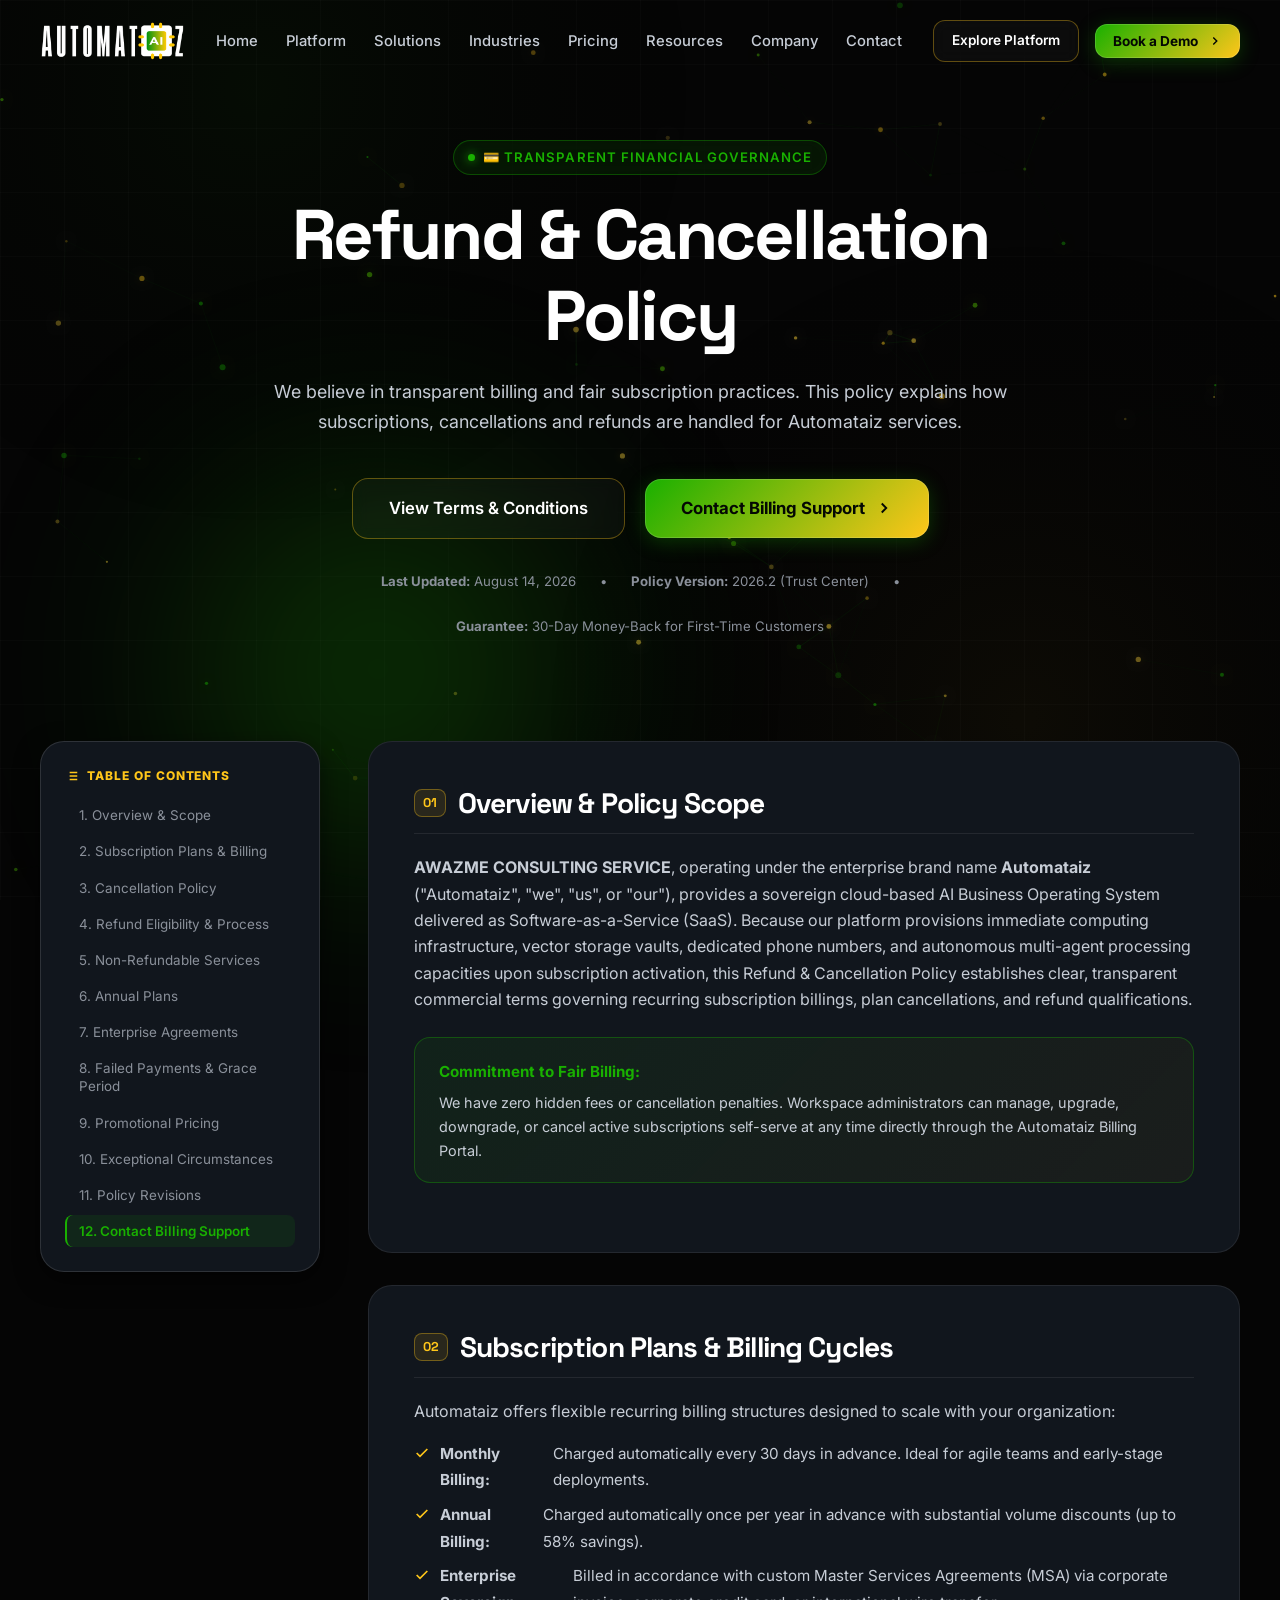
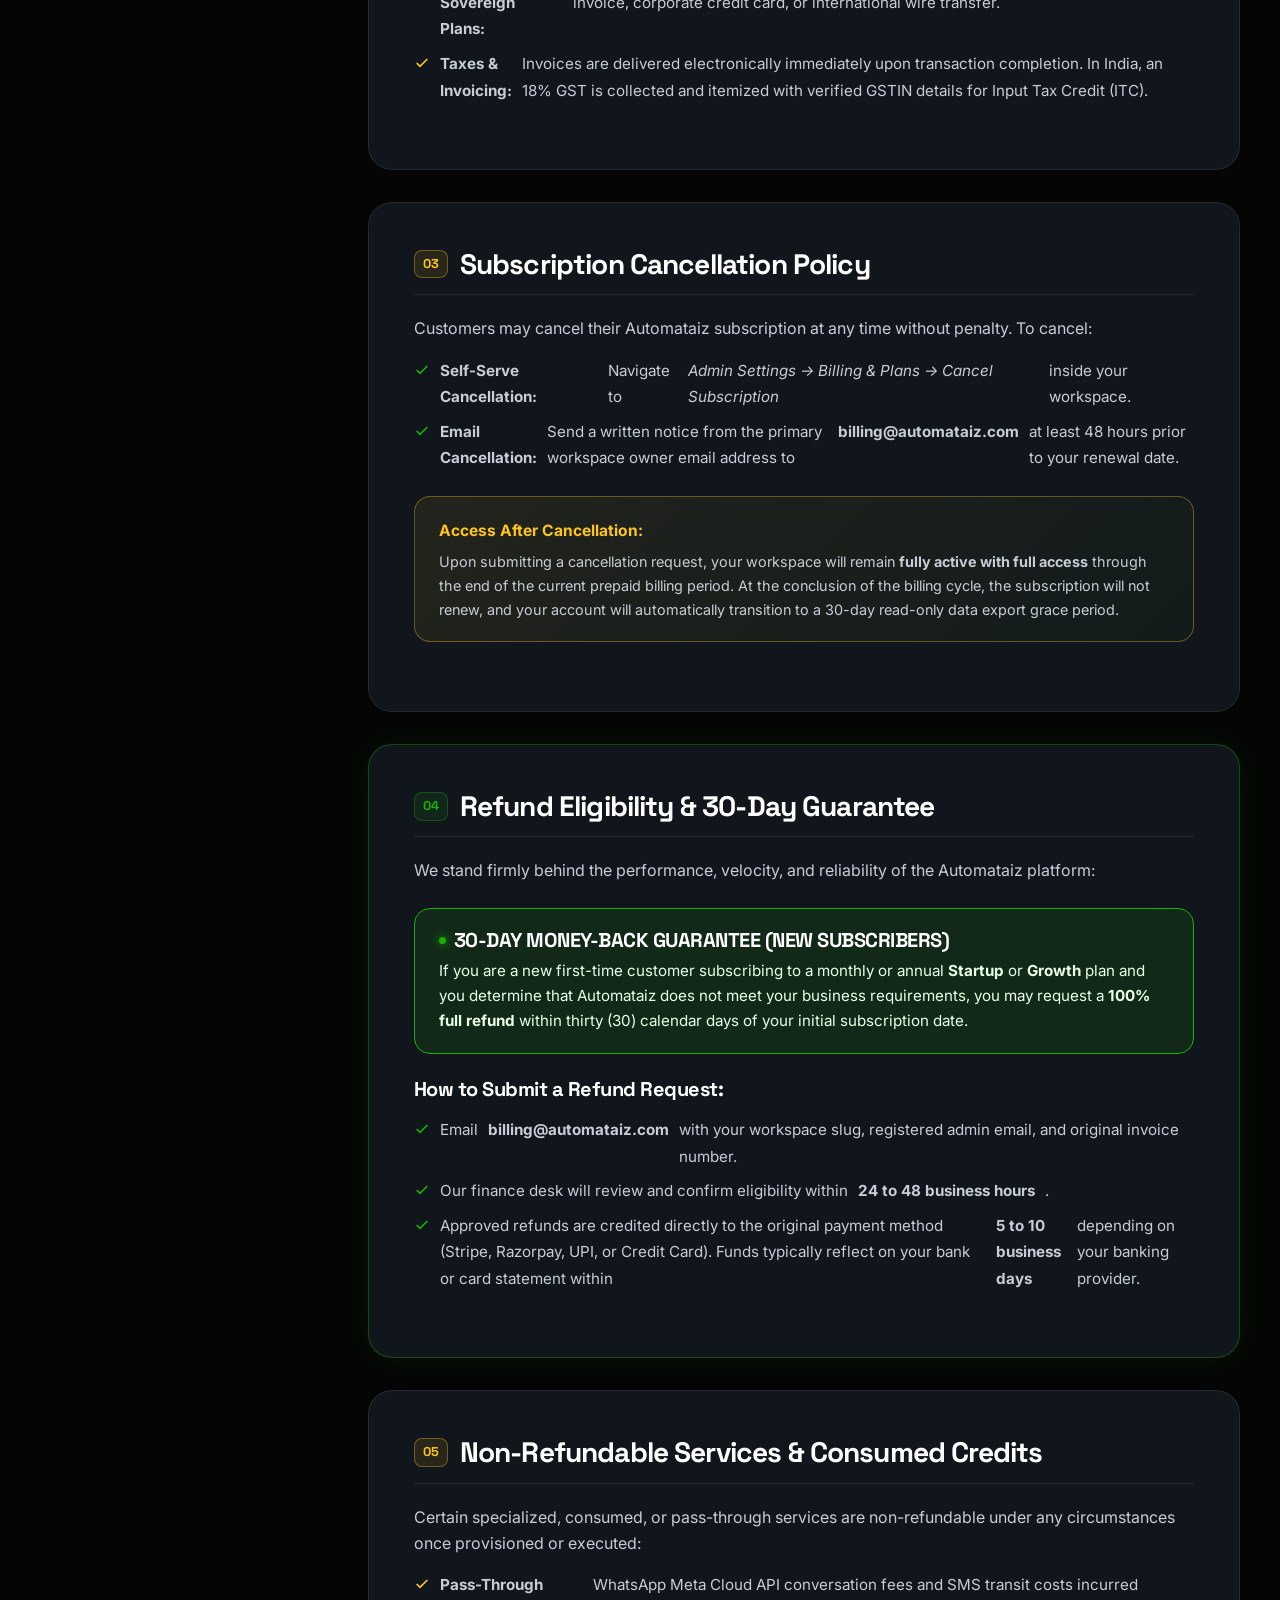
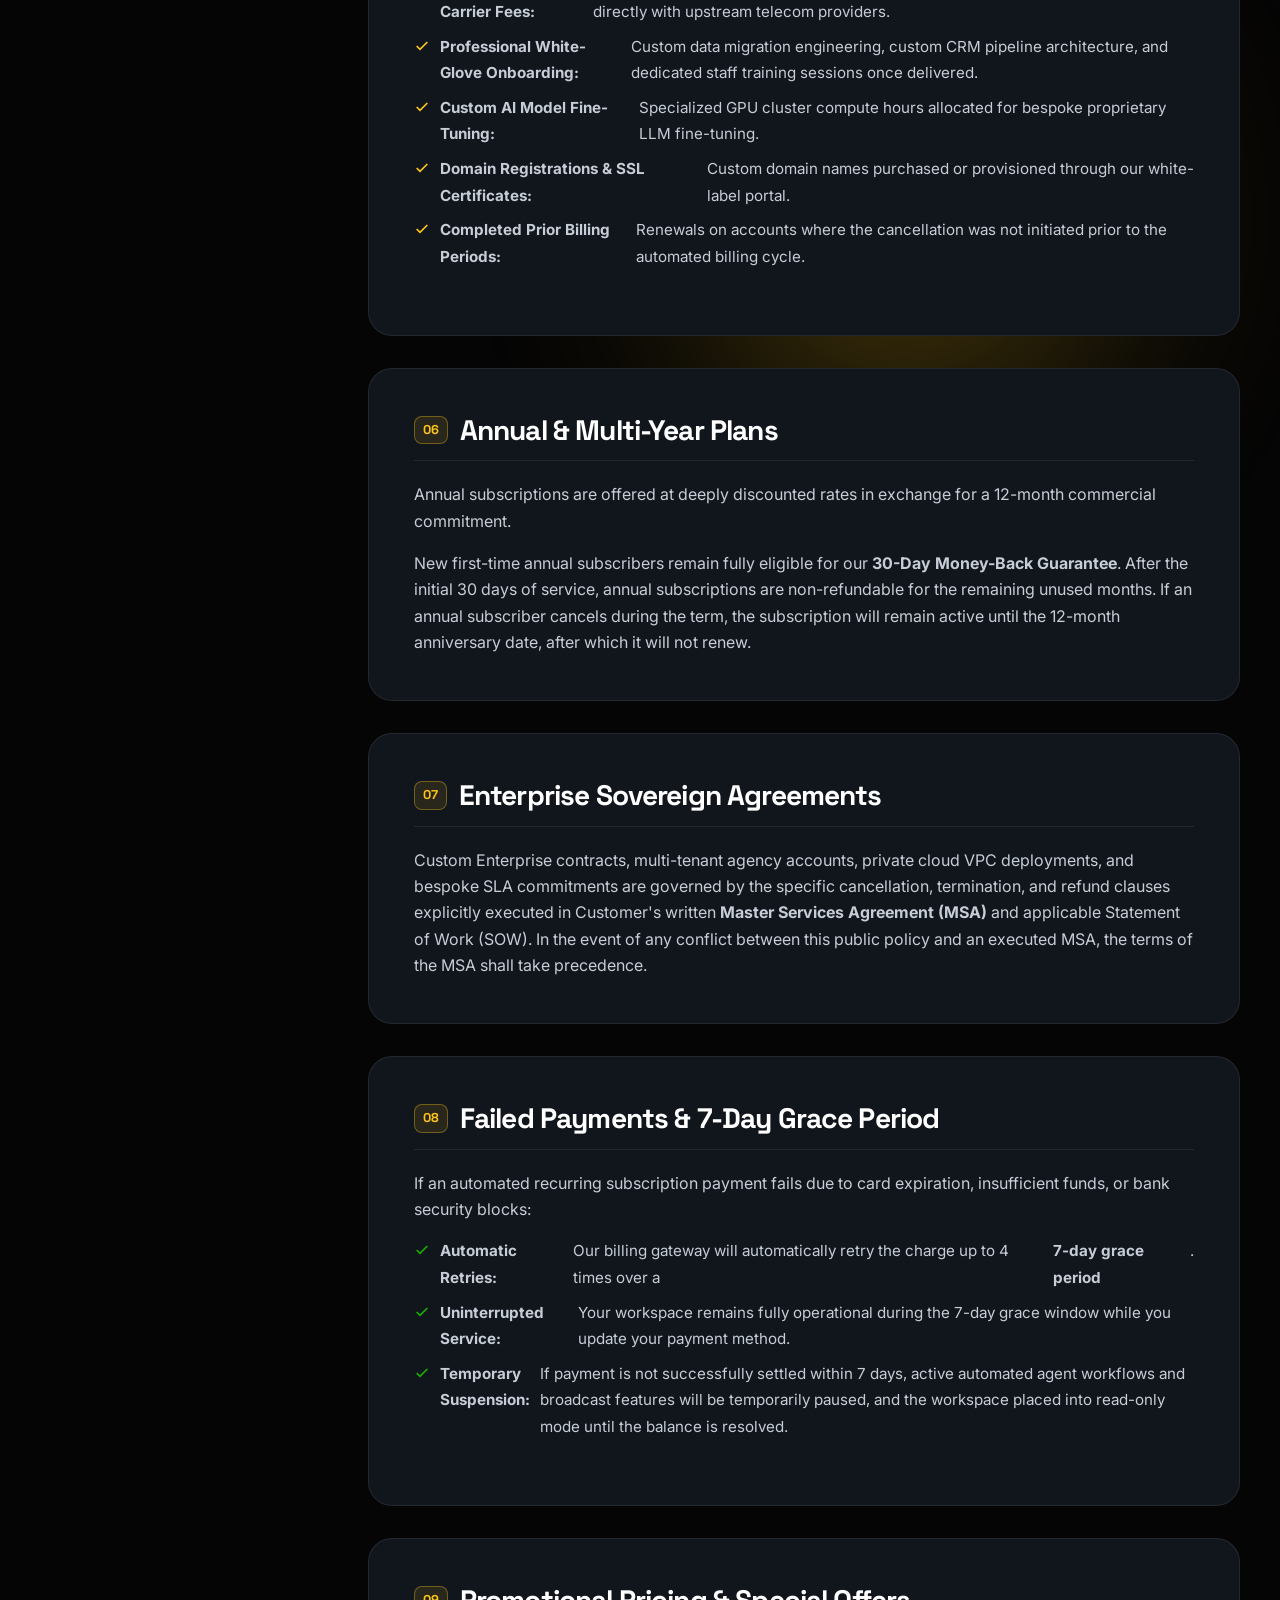
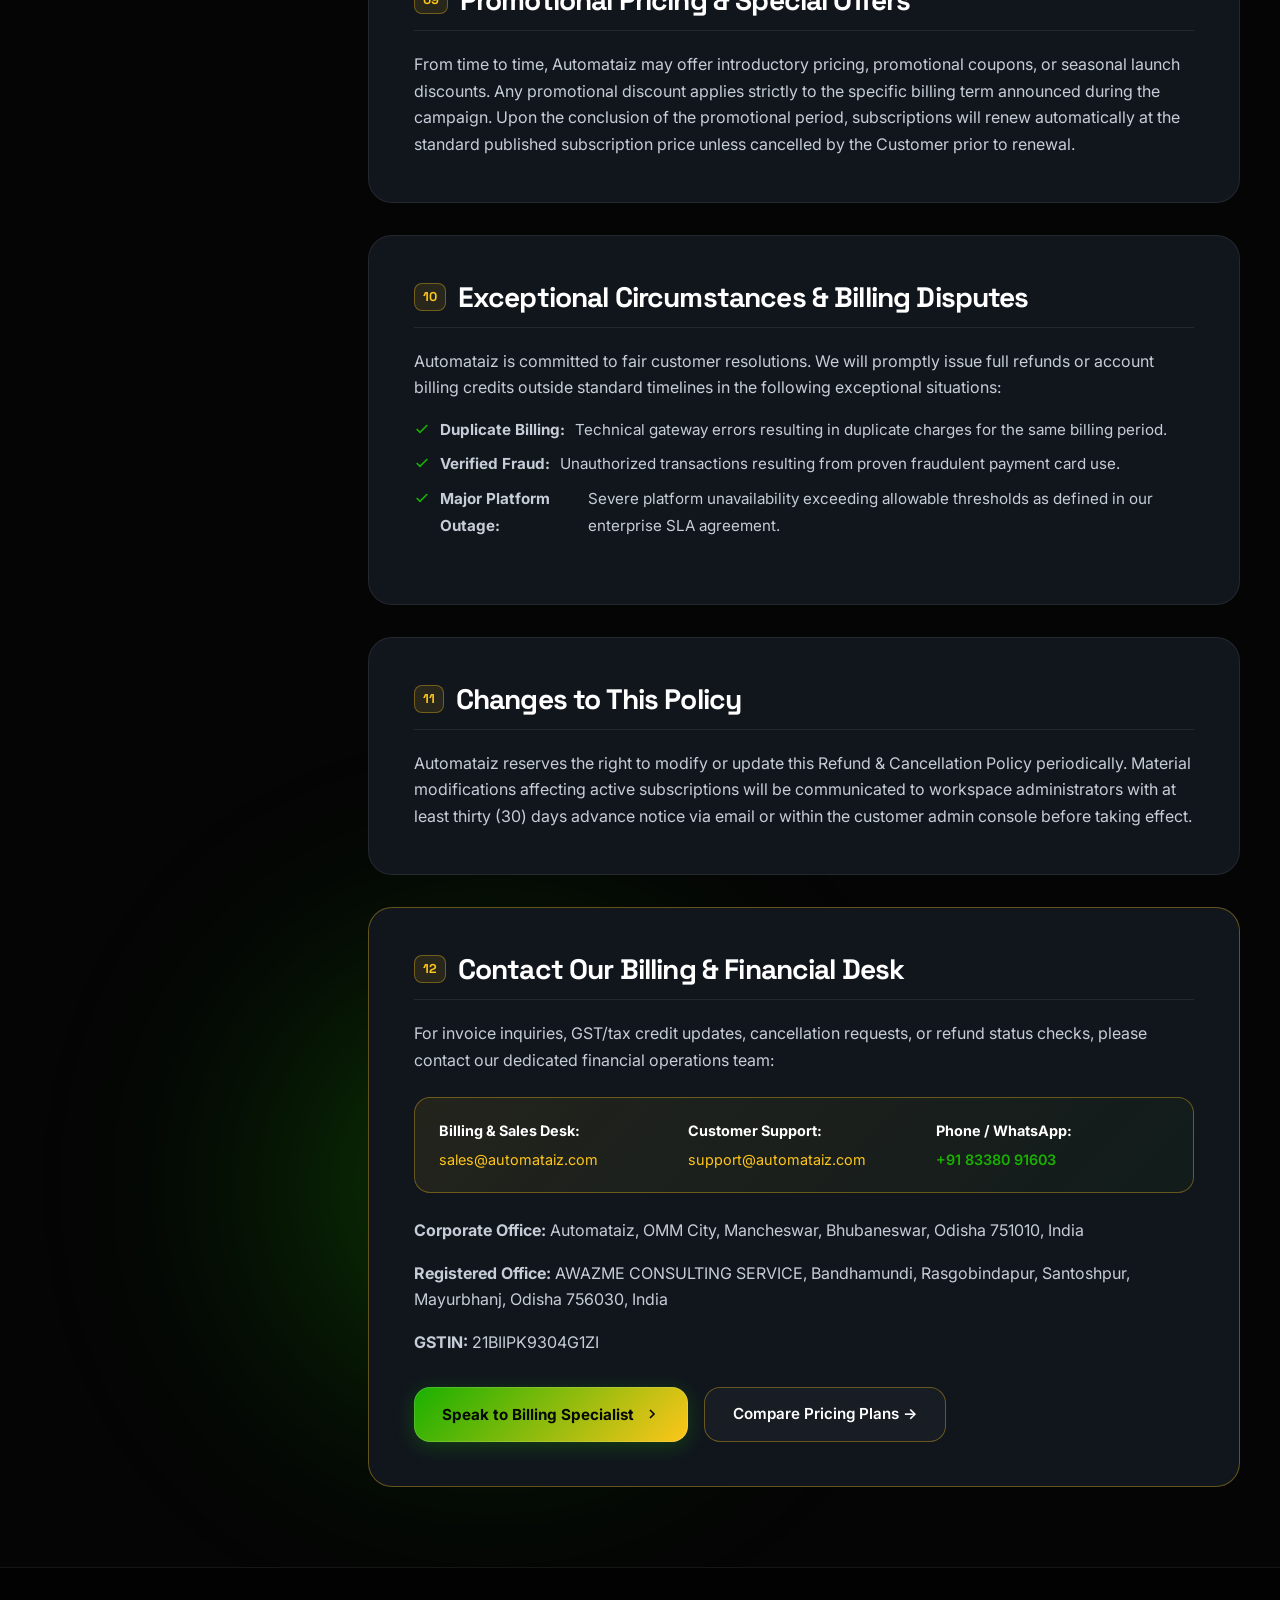
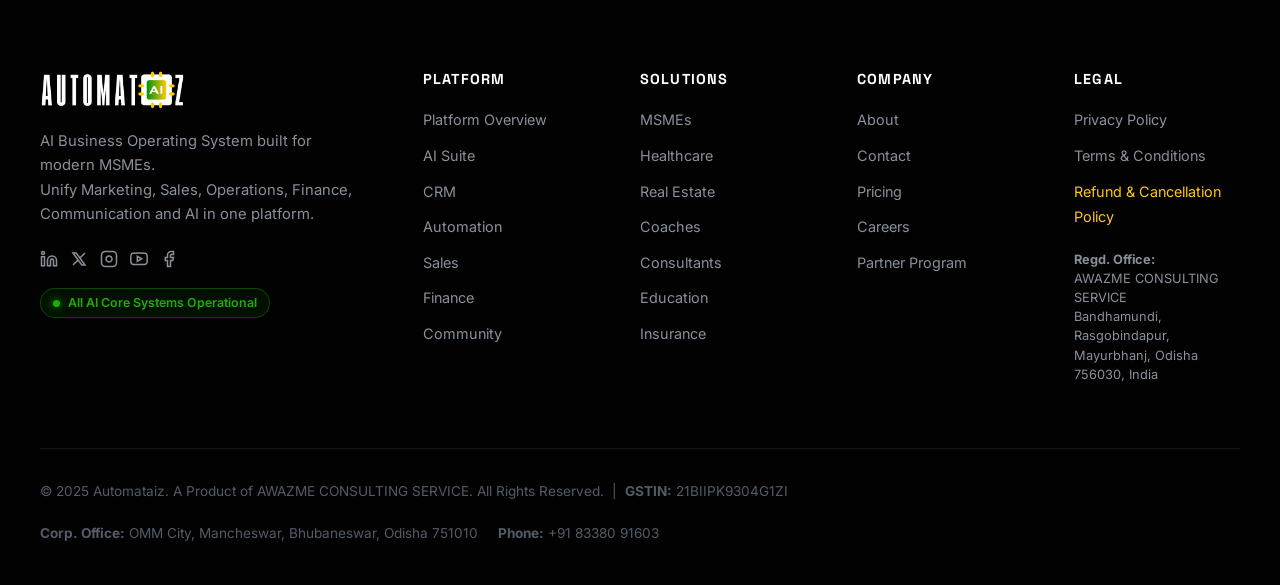
<file: refund.html>
﻿<!DOCTYPE html>
<html lang="en">
<head>
  <meta charset="UTF-8">
  <meta name="viewport" content="width=device-width, initial-scale=1.0">
  <title>Refund & Cancellation Policy | AUTOMATAIZ AI Business OS</title>
  <meta name="description" content="Official Enterprise Refund and Cancellation Policy for Automataiz AI Business Operating System. Clear, transparent subscription guidelines and money-back guarantees.">
  <link rel="canonical" href="https://automataiz.in/refund.html">

  <!-- Open Graph / Social SEO -->
  <meta property="og:type" content="article">
  <meta property="og:url" content="https://automataiz.in/refund.html">
  <meta property="og:title" content="Refund & Cancellation Policy | AUTOMATAIZ AI Business OS">
  <meta property="og:description" content="Official Enterprise Refund and Cancellation Policy for Automataiz AI Business Operating System. Clear, transparent subscription guidelines and money-back guarantees.">
  <meta property="og:image" content="https://automataiz.in/assets/logo.png">

  <!-- Twitter Card -->
  <meta name="twitter:card" content="summary_large_image">
  <meta name="twitter:url" content="https://automataiz.in/refund.html">
  <meta name="twitter:title" content="Refund & Cancellation Policy | AUTOMATAIZ AI Business OS">
  <meta name="twitter:description" content="Official Enterprise Refund and Cancellation Policy for Automataiz AI Business Operating System. Clear, transparent subscription guidelines and money-back guarantees.">
  <meta name="twitter:image" content="https://automataiz.in/assets/logo.png">
  
  <!-- Favicon PNG -->
  <link rel="icon" type="image/png" href="assets/favicon.png">
  <link rel="apple-touch-icon" href="assets/favicon.png">
  <link rel="stylesheet" href="css/style.css">

  <!-- SEO Organization Schema -->
  <script type="application/ld+json">
  {
    "@context": "https://schema.org",
    "@type": "Organization",
    "name": "Automataiz",
    "legalName": "AWAZME CONSULTING SERVICE",
    "url": "https://automataiz.in",
    "sameAs": [
      "https://automataiz.in",
      "https://facebook.com/automataiz",
      "https://instagram.com/automataiz.saas",
      "https://linkedin.com/company/automataiz",
      "https://youtube.com/channel/UCzLu81z2ZEkQi4cWU3501CA",
      "https://x.com/Automataiz"
    ],
    "logo": "https://automataiz.in/assets/logo.png",
    "foundingDate": "2025-01",
    "taxID": "21BIIPK9304G1ZI",
    "email": "hello@automataiz.com",
    "telephone": "+918338091603",
    "description": "AI Business Operating System (AI-BOS) built for modern MSMEs to unify Marketing, Sales, Operations, Finance, Communication and AI in one platform.",
    "address": [
      {
        "@type": "PostalAddress",
        "name": "Corporate Office",
        "streetAddress": "OMM City, Mancheswar",
        "addressLocality": "Bhubaneswar",
        "addressRegion": "Odisha",
        "postalCode": "751010",
        "addressCountry": "IN"
      },
      {
        "@type": "PostalAddress",
        "name": "Registered Office",
        "streetAddress": "Bandhamundi, Rasgobindapur, Santoshpur",
        "addressLocality": "Mayurbhanj",
        "addressRegion": "Odisha",
        "postalCode": "756030",
        "addressCountry": "IN"
      }
    ]
  }
  </script>
</head>
<body>

  <!-- Top Reading Progress Indicator -->
  <div class="policy-progress-bar" id="readingProgressBar"></div>

  <div class="bg-grid-overlay"></div>
  <div class="ambient-glow-bg glow-green" style="top: 6%; left: 10%; width: 500px; height: 500px;"></div>
  <div class="ambient-glow-bg glow-yellow" style="top: 45%; right: 8%; width: 550px; height: 550px;"></div>
  <div class="ambient-glow-bg glow-green" style="bottom: 10%; left: 15%; width: 600px; height: 600px;"></div>

  <!-- Header / Navigation -->
  <header class="site-nav">
    <div class="container-wide nav-inner">
      <a href="index.html" class="brand-logo" aria-label="AUTOMATAIZ Home">
        <img src="assets/logo.png" alt="AUTOMATAIZ – The AI Business OS" class="brand-logo-img">
      </a>

      <nav aria-label="Primary Navigation">
        <ul class="nav-menu">
          <li><a href="index.html" class="nav-link">Home</a></li>
          <li><a href="platform.html" class="nav-link">Platform</a></li>
          <li><a href="solutions.html" class="nav-link">Solutions</a></li>
          <li><a href="industries.html" class="nav-link">Industries</a></li>
          <li><a href="pricing.html" class="nav-link">Pricing</a></li>
          <li><a href="resources.html" class="nav-link">Resources</a></li>
          <li><a href="company.html" class="nav-link">Company</a></li>
          <li><a href="contact.html" class="nav-link">Contact</a></li>
        </ul>
      </nav>

      <div class="nav-cta-wrap">
        <a href="platform.html" class="btn btn-secondary btn-sm">Explore Platform</a>
        <button class="btn btn-primary btn-sm btn-book-demo" data-modal="demoModal">
          Book a Demo
          <svg width="14" height="14" viewBox="0 0 24 24" fill="none" stroke="currentColor" stroke-width="2.5"><polyline points="9 18 15 12 9 6"></polyline></svg>
        </button>
        <button class="mobile-toggle" aria-label="Open Navigation Menu">
          <svg width="24" height="24" viewBox="0 0 24 24" fill="none" stroke="currentColor" stroke-width="2"><line x1="3" y1="12" x2="21" y2="12"></line><line x1="3" y1="6" x2="21" y2="6"></line><line x1="3" y1="18" x2="21" y2="18"></line></svg>
        </button>
      </div>
    </div>

    <div class="mobile-drawer">
      <ul class="nav-menu">
        <li><a href="index.html" class="nav-link">Home</a></li>
        <li><a href="platform.html" class="nav-link">Platform</a></li>
        <li><a href="solutions.html" class="nav-link">Solutions</a></li>
        <li><a href="industries.html" class="nav-link">Industries</a></li>
        <li><a href="pricing.html" class="nav-link">Pricing</a></li>
        <li><a href="resources.html" class="nav-link">Resources</a></li>
        <li><a href="company.html" class="nav-link">Company</a></li>
        <li><a href="contact.html" class="nav-link">Contact</a></li>
      </ul>
      <div style="display: flex; flex-direction: column; gap: 12px;">
        <button class="btn btn-primary btn-book-demo" data-modal="demoModal" style="width: 100%;">Book a Demo</button>
      </div>
    </div>
  </header>

  <!-- ====================================================================
       SECTION 01: HERO
       ==================================================================== -->
  <section class="section" style="padding-top: 140px; padding-bottom: 40px;">
    <div class="container text-center">
      <div class="section-header">
        <span class="badge-tag green"><span class="pulse-dot"></span> 💳 Transparent Financial Governance</span>
        <h1 style="margin-bottom: 1.25rem;">Refund & Cancellation Policy</h1>
        <p class="lead" style="max-width: 820px; margin: 0 auto 2.5rem;">
          We believe in transparent billing and fair subscription practices. This policy explains how subscriptions, cancellations and refunds are handled for Automataiz services.
        </p>

        <div class="hero-cta-group" style="margin-bottom: 2rem;">
          <a href="terms.html" class="btn btn-secondary btn-lg">
            View Terms & Conditions
          </a>
          <a href="#contact" class="btn btn-primary btn-lg">
            Contact Billing Support
            <svg width="18" height="18" viewBox="0 0 24 24" fill="none" stroke="currentColor" stroke-width="2.5"><polyline points="9 18 15 12 9 6"></polyline></svg>
          </a>
        </div>

        <div style="display: flex; justify-content: center; gap: 24px; font-size: 0.825rem; color: var(--text-muted); flex-wrap: wrap;">
          <div><strong>Last Updated:</strong> August 14, 2026</div>
          <div>•</div>
          <div><strong>Policy Version:</strong> 2026.2 (Trust Center)</div>
          <div>•</div>
          <div><strong>Guarantee:</strong> 30-Day Money-Back for First-Time Customers</div>
        </div>
      </div>
    </div>
  </section>

  <!-- ====================================================================
       SECTION 02: STICKY TOC & REFUND POLICY CONTENT LAYOUT
       ==================================================================== -->
  <section class="section" style="padding-top: 0; padding-bottom: 80px;">
    <div class="container-wide">
      <div class="policy-layout">
        
        <!-- Left Side Sticky Table of Contents -->
        <aside class="policy-sidebar">
          <div class="policy-toc-title">
            <svg width="14" height="14" viewBox="0 0 24 24" fill="none" stroke="#FFC61A" stroke-width="2.5"><line x1="8" y1="6" x2="21" y2="6"></line><line x1="8" y1="12" x2="21" y2="12"></line><line x1="8" y1="18" x2="21" y2="18"></line><line x1="3" y1="6" x2="3.01" y2="6"></line><line x1="3" y1="12" x2="3.01" y2="12"></line><line x1="3" y1="18" x2="3.01" y2="18"></line></svg>
            Table of Contents
          </div>
          <ul class="policy-toc-list" id="refundToc">
            <li><a href="#overview" class="policy-toc-link active">1. Overview & Scope</a></li>
            <li><a href="#subscriptions" class="policy-toc-link">2. Subscription Plans & Billing</a></li>
            <li><a href="#cancellation" class="policy-toc-link">3. Cancellation Policy</a></li>
            <li><a href="#refund-eligibility" class="policy-toc-link">4. Refund Eligibility & Process</a></li>
            <li><a href="#non-refundable" class="policy-toc-link">5. Non-Refundable Services</a></li>
            <li><a href="#annual-plans" class="policy-toc-link">6. Annual Plans</a></li>
            <li><a href="#enterprise" class="policy-toc-link">7. Enterprise Agreements</a></li>
            <li><a href="#failed-payments" class="policy-toc-link">8. Failed Payments & Grace Period</a></li>
            <li><a href="#promotions" class="policy-toc-link">9. Promotional Pricing</a></li>
            <li><a href="#exceptional" class="policy-toc-link">10. Exceptional Circumstances</a></li>
            <li><a href="#updates" class="policy-toc-link">11. Policy Revisions</a></li>
            <li><a href="#contact" class="policy-toc-link">12. Contact Billing Support</a></li>
          </ul>
        </aside>

        <!-- Right Side Comprehensive Legal Agreement Content -->
        <main class="policy-content">
          
          <!-- SECTION 03: OVERVIEW -->
          <article class="policy-section" id="overview">
            <div class="policy-section-header">
              <span class="policy-section-num">01</span>
              <h2>Overview & Policy Scope</h2>
            </div>
            <div class="policy-body">
              <p>
                <strong>AWAZME CONSULTING SERVICE</strong>, operating under the enterprise brand name <strong>Automataiz</strong> ("Automataiz", "we", "us", or "our"), provides a sovereign cloud-based AI Business Operating System delivered as Software-as-a-Service (SaaS). Because our platform provisions immediate computing infrastructure, vector storage vaults, dedicated phone numbers, and autonomous multi-agent processing capacities upon subscription activation, this Refund & Cancellation Policy establishes clear, transparent commercial terms governing recurring subscription billings, plan cancellations, and refund qualifications.
              </p>
              <div class="policy-callout">
                <strong style="color: #19B000; font-size: 0.95rem;">Commitment to Fair Billing:</strong>
                <p style="margin-top: 6px; font-size: 0.9rem;">
                  We have zero hidden fees or cancellation penalties. Workspace administrators can manage, upgrade, downgrade, or cancel active subscriptions self-serve at any time directly through the Automataiz Billing Portal.
                </p>
              </div>
            </div>
          </article>

          <!-- SECTION 04: SUBSCRIPTION PLANS & BILLING -->
          <article class="policy-section" id="subscriptions">
            <div class="policy-section-header">
              <span class="policy-section-num">02</span>
              <h2>Subscription Plans & Billing Cycles</h2>
            </div>
            <div class="policy-body">
              <p>
                Automataiz offers flexible recurring billing structures designed to scale with your organization:
              </p>
              <ul>
                <li><svg width="16" height="16" viewBox="0 0 24 24" fill="none" stroke="#FFC61A" stroke-width="2.5"><polyline points="20 6 9 17 4 12"></polyline></svg> <strong>Monthly Billing:</strong> Charged automatically every 30 days in advance. Ideal for agile teams and early-stage deployments.</li>
                <li><svg width="16" height="16" viewBox="0 0 24 24" fill="none" stroke="#FFC61A" stroke-width="2.5"><polyline points="20 6 9 17 4 12"></polyline></svg> <strong>Annual Billing:</strong> Charged automatically once per year in advance with substantial volume discounts (up to 58% savings).</li>
                <li><svg width="16" height="16" viewBox="0 0 24 24" fill="none" stroke="#FFC61A" stroke-width="2.5"><polyline points="20 6 9 17 4 12"></polyline></svg> <strong>Enterprise Sovereign Plans:</strong> Billed in accordance with custom Master Services Agreements (MSA) via corporate invoice, corporate credit card, or international wire transfer.</li>
                <li><svg width="16" height="16" viewBox="0 0 24 24" fill="none" stroke="#FFC61A" stroke-width="2.5"><polyline points="20 6 9 17 4 12"></polyline></svg> <strong>Taxes & Invoicing:</strong> Invoices are delivered electronically immediately upon transaction completion. In India, an 18% GST is collected and itemized with verified GSTIN details for Input Tax Credit (ITC).</li>
              </ul>
            </div>
          </article>

          <!-- SECTION 05: CANCELLATION POLICY -->
          <article class="policy-section" id="cancellation">
            <div class="policy-section-header">
              <span class="policy-section-num">03</span>
              <h2>Subscription Cancellation Policy</h2>
            </div>
            <div class="policy-body">
              <p>
                Customers may cancel their Automataiz subscription at any time without penalty. To cancel:
              </p>
              <ul>
                <li><svg width="16" height="16" viewBox="0 0 24 24" fill="none" stroke="#19B000" stroke-width="2.5"><polyline points="20 6 9 17 4 12"></polyline></svg> <strong>Self-Serve Cancellation:</strong> Navigate to <em>Admin Settings &rarr; Billing & Plans &rarr; Cancel Subscription</em> inside your workspace.</li>
                <li><svg width="16" height="16" viewBox="0 0 24 24" fill="none" stroke="#19B000" stroke-width="2.5"><polyline points="20 6 9 17 4 12"></polyline></svg> <strong>Email Cancellation:</strong> Send a written notice from the primary workspace owner email address to <strong>billing@automataiz.com</strong> at least 48 hours prior to your renewal date.</li>
              </ul>
              
              <div class="policy-callout yellow">
                <strong style="color: #FFC61A;">Access After Cancellation:</strong>
                <p style="margin-top: 6px; font-size: 0.9rem;">
                  Upon submitting a cancellation request, your workspace will remain <strong>fully active with full access</strong> through the end of the current prepaid billing period. At the conclusion of the billing cycle, the subscription will not renew, and your account will automatically transition to a 30-day read-only data export grace period.
                </p>
              </div>
            </div>
          </article>

          <!-- SECTION 06: REFUND ELIGIBILITY -->
          <article class="policy-section" id="refund-eligibility" style="border-color: var(--green-border); box-shadow: 0 0 35px var(--green-subtle);">
            <div class="policy-section-header">
              <span class="policy-section-num" style="background: var(--green-subtle); color: #19B000; border-color: var(--green-border);">04</span>
              <h2>Refund Eligibility & 30-Day Guarantee</h2>
            </div>
            <div class="policy-body">
              <p>
                We stand firmly behind the performance, velocity, and reliability of the Automataiz platform:
              </p>

              <div class="policy-callout" style="background: rgba(25,176,0,0.12); border-color: var(--green-primary);">
                <h4 style="color: #FFFFFF; margin-bottom: 6px; display: flex; align-items: center; gap: 8px;">
                  <span class="pulse-dot"></span> 30-DAY MONEY-BACK GUARANTEE (NEW SUBSCRIBERS)
                </h4>
                <p style="font-size: 0.95rem; color: #E8FFE6; margin-bottom: 0;">
                  If you are a new first-time customer subscribing to a monthly or annual <strong>Startup</strong> or <strong>Growth</strong> plan and you determine that Automataiz does not meet your business requirements, you may request a <strong>100% full refund</strong> within thirty (30) calendar days of your initial subscription date.
                </p>
              </div>

              <h4 style="color: #FFFFFF; margin: 1.5rem 0 0.5rem;">How to Submit a Refund Request:</h4>
              <ul>
                <li><svg width="16" height="16" viewBox="0 0 24 24" fill="none" stroke="#19B000" stroke-width="2.5"><polyline points="20 6 9 17 4 12"></polyline></svg> Email <strong>billing@automataiz.com</strong> with your workspace slug, registered admin email, and original invoice number.</li>
                <li><svg width="16" height="16" viewBox="0 0 24 24" fill="none" stroke="#19B000" stroke-width="2.5"><polyline points="20 6 9 17 4 12"></polyline></svg> Our finance desk will review and confirm eligibility within <strong>24 to 48 business hours</strong>.</li>
                <li><svg width="16" height="16" viewBox="0 0 24 24" fill="none" stroke="#19B000" stroke-width="2.5"><polyline points="20 6 9 17 4 12"></polyline></svg> Approved refunds are credited directly to the original payment method (Stripe, Razorpay, UPI, or Credit Card). Funds typically reflect on your bank or card statement within <strong>5 to 10 business days</strong> depending on your banking provider.</li>
              </ul>
            </div>
          </article>

          <!-- SECTION 07: NON-REFUNDABLE SERVICES -->
          <article class="policy-section" id="non-refundable">
            <div class="policy-section-header">
              <span class="policy-section-num">05</span>
              <h2>Non-Refundable Services & Consumed Credits</h2>
            </div>
            <div class="policy-body">
              <p>
                Certain specialized, consumed, or pass-through services are non-refundable under any circumstances once provisioned or executed:
              </p>
              <ul>
                <li><svg width="16" height="16" viewBox="0 0 24 24" fill="none" stroke="#FFC61A" stroke-width="2.5"><polyline points="20 6 9 17 4 12"></polyline></svg> <strong>Pass-Through Carrier Fees:</strong> WhatsApp Meta Cloud API conversation fees and SMS transit costs incurred directly with upstream telecom providers.</li>
                <li><svg width="16" height="16" viewBox="0 0 24 24" fill="none" stroke="#FFC61A" stroke-width="2.5"><polyline points="20 6 9 17 4 12"></polyline></svg> <strong>Professional White-Glove Onboarding:</strong> Custom data migration engineering, custom CRM pipeline architecture, and dedicated staff training sessions once delivered.</li>
                <li><svg width="16" height="16" viewBox="0 0 24 24" fill="none" stroke="#FFC61A" stroke-width="2.5"><polyline points="20 6 9 17 4 12"></polyline></svg> <strong>Custom AI Model Fine-Tuning:</strong> Specialized GPU cluster compute hours allocated for bespoke proprietary LLM fine-tuning.</li>
                <li><svg width="16" height="16" viewBox="0 0 24 24" fill="none" stroke="#FFC61A" stroke-width="2.5"><polyline points="20 6 9 17 4 12"></polyline></svg> <strong>Domain Registrations & SSL Certificates:</strong> Custom domain names purchased or provisioned through our white-label portal.</li>
                <li><svg width="16" height="16" viewBox="0 0 24 24" fill="none" stroke="#FFC61A" stroke-width="2.5"><polyline points="20 6 9 17 4 12"></polyline></svg> <strong>Completed Prior Billing Periods:</strong> Renewals on accounts where the cancellation was not initiated prior to the automated billing cycle.</li>
              </ul>
            </div>
          </article>

          <!-- SECTION 08: ANNUAL PLANS -->
          <article class="policy-section" id="annual-plans">
            <div class="policy-section-header">
              <span class="policy-section-num">06</span>
              <h2>Annual & Multi-Year Plans</h2>
            </div>
            <div class="policy-body">
              <p>
                Annual subscriptions are offered at deeply discounted rates in exchange for a 12-month commercial commitment.
              </p>
              <p>
                New first-time annual subscribers remain fully eligible for our <strong>30-Day Money-Back Guarantee</strong>. After the initial 30 days of service, annual subscriptions are non-refundable for the remaining unused months. If an annual subscriber cancels during the term, the subscription will remain active until the 12-month anniversary date, after which it will not renew.
              </p>
            </div>
          </article>

          <!-- SECTION 09: ENTERPRISE AGREEMENTS -->
          <article class="policy-section" id="enterprise">
            <div class="policy-section-header">
              <span class="policy-section-num">07</span>
              <h2>Enterprise Sovereign Agreements</h2>
            </div>
            <div class="policy-body">
              <p>
                Custom Enterprise contracts, multi-tenant agency accounts, private cloud VPC deployments, and bespoke SLA commitments are governed by the specific cancellation, termination, and refund clauses explicitly executed in Customer's written <strong>Master Services Agreement (MSA)</strong> and applicable Statement of Work (SOW). In the event of any conflict between this public policy and an executed MSA, the terms of the MSA shall take precedence.
              </p>
            </div>
          </article>

          <!-- SECTION 10: FAILED PAYMENTS & GRACE PERIOD -->
          <article class="policy-section" id="failed-payments">
            <div class="policy-section-header">
              <span class="policy-section-num">08</span>
              <h2>Failed Payments & 7-Day Grace Period</h2>
            </div>
            <div class="policy-body">
              <p>
                If an automated recurring subscription payment fails due to card expiration, insufficient funds, or bank security blocks:
              </p>
              <ul>
                <li><svg width="16" height="16" viewBox="0 0 24 24" fill="none" stroke="#19B000" stroke-width="2.5"><polyline points="20 6 9 17 4 12"></polyline></svg> <strong>Automatic Retries:</strong> Our billing gateway will automatically retry the charge up to 4 times over a <strong>7-day grace period</strong>.</li>
                <li><svg width="16" height="16" viewBox="0 0 24 24" fill="none" stroke="#19B000" stroke-width="2.5"><polyline points="20 6 9 17 4 12"></polyline></svg> <strong>Uninterrupted Service:</strong> Your workspace remains fully operational during the 7-day grace window while you update your payment method.</li>
                <li><svg width="16" height="16" viewBox="0 0 24 24" fill="none" stroke="#19B000" stroke-width="2.5"><polyline points="20 6 9 17 4 12"></polyline></svg> <strong>Temporary Suspension:</strong> If payment is not successfully settled within 7 days, active automated agent workflows and broadcast features will be temporarily paused, and the workspace placed into read-only mode until the balance is resolved.</li>
              </ul>
            </div>
          </article>

          <!-- SECTION 11: PROMOTIONAL PRICING -->
          <article class="policy-section" id="promotions">
            <div class="policy-section-header">
              <span class="policy-section-num">09</span>
              <h2>Promotional Pricing & Special Offers</h2>
            </div>
            <div class="policy-body">
              <p>
                From time to time, Automataiz may offer introductory pricing, promotional coupons, or seasonal launch discounts. Any promotional discount applies strictly to the specific billing term announced during the campaign. Upon the conclusion of the promotional period, subscriptions will renew automatically at the standard published subscription price unless cancelled by the Customer prior to renewal.
              </p>
            </div>
          </article>

          <!-- SECTION 12: EXCEPTIONAL CIRCUMSTANCES -->
          <article class="policy-section" id="exceptional">
            <div class="policy-section-header">
              <span class="policy-section-num">10</span>
              <h2>Exceptional Circumstances & Billing Disputes</h2>
            </div>
            <div class="policy-body">
              <p>
                Automataiz is committed to fair customer resolutions. We will promptly issue full refunds or account billing credits outside standard timelines in the following exceptional situations:
              </p>
              <ul>
                <li><svg width="16" height="16" viewBox="0 0 24 24" fill="none" stroke="#19B000" stroke-width="2.5"><polyline points="20 6 9 17 4 12"></polyline></svg> <strong>Duplicate Billing:</strong> Technical gateway errors resulting in duplicate charges for the same billing period.</li>
                <li><svg width="16" height="16" viewBox="0 0 24 24" fill="none" stroke="#19B000" stroke-width="2.5"><polyline points="20 6 9 17 4 12"></polyline></svg> <strong>Verified Fraud:</strong> Unauthorized transactions resulting from proven fraudulent payment card use.</li>
                <li><svg width="16" height="16" viewBox="0 0 24 24" fill="none" stroke="#19B000" stroke-width="2.5"><polyline points="20 6 9 17 4 12"></polyline></svg> <strong>Major Platform Outage:</strong> Severe platform unavailability exceeding allowable thresholds as defined in our enterprise SLA agreement.</li>
              </ul>
            </div>
          </article>

          <!-- SECTION 13: POLICY UPDATES -->
          <article class="policy-section" id="updates">
            <div class="policy-section-header">
              <span class="policy-section-num">11</span>
              <h2>Changes to This Policy</h2>
            </div>
            <div class="policy-body">
              <p>
                Automataiz reserves the right to modify or update this Refund & Cancellation Policy periodically. Material modifications affecting active subscriptions will be communicated to workspace administrators with at least thirty (30) days advance notice via email or within the customer admin console before taking effect.
              </p>
            </div>
          </article>

          <!-- SECTION 14: CONTACT BILLING SUPPORT -->
          <article class="policy-section" id="contact" style="border-color: var(--yellow-border);">
            <div class="policy-section-header">
              <span class="policy-section-num" style="background: var(--yellow-subtle); color: #FFC61A; border-color: var(--yellow-border);">12</span>
              <h2>Contact Our Billing & Financial Desk</h2>
            </div>
            <div class="policy-body">
              <p>
                For invoice inquiries, GST/tax credit updates, cancellation requests, or refund status checks, please contact our dedicated financial operations team:
              </p>

              <div class="policy-callout yellow" style="margin-top: 1.5rem;">
                <div style="display: grid; grid-template-columns: repeat(auto-fit, minmax(200px, 1fr)); gap: 16px; font-size: 0.9rem;">
                  <div>
                    <strong style="color: #FFFFFF; display: block; margin-bottom: 4px;">Billing & Sales Desk:</strong>
                    <a href="mailto:sales@automataiz.com" style="color: #FFC61A;">sales@automataiz.com</a>
                  </div>
                  <div>
                    <strong style="color: #FFFFFF; display: block; margin-bottom: 4px;">Customer Support:</strong>
                    <a href="mailto:support@automataiz.com" style="color: #FFC61A;">support@automataiz.com</a>
                  </div>
                  <div>
                    <strong style="color: #FFFFFF; display: block; margin-bottom: 4px;">Phone / WhatsApp:</strong>
                    <a href="tel:+918338091603" style="color: #19B000; font-weight: 600;">+91 83380 91603</a>
                  </div>
                </div>
              </div>

              <div style="margin-top: 1.5rem; font-size: 0.875rem; color: var(--text-secondary); line-height: 1.6;">
                <p><strong>Corporate Office:</strong> Automataiz, OMM City, Mancheswar, Bhubaneswar, Odisha 751010, India</p>
                <p><strong>Registered Office:</strong> AWAZME CONSULTING SERVICE, Bandhamundi, Rasgobindapur, Santoshpur, Mayurbhanj, Odisha 756030, India</p>
                <p><strong>GSTIN:</strong> 21BIIPK9304G1ZI</p>
              </div>

              <div style="margin-top: 2rem; display: flex; gap: 16px; flex-wrap: wrap;">
                <button class="btn btn-primary btn-book-demo" data-modal="demoModal">
                  Speak to Billing Specialist
                  <svg width="16" height="16" viewBox="0 0 24 24" fill="none" stroke="currentColor" stroke-width="2.5"><polyline points="9 18 15 12 9 6"></polyline></svg>
                </button>
                <a href="pricing.html" class="btn btn-secondary">
                  Compare Pricing Plans →
                </a>
              </div>
            </div>
          </article>

        </main>
      </div>
    </div>
  </section>

  <!-- Master Footer -->
  <footer class="site-footer">
    <div class="container-wide">
      <div class="footer-grid">
        <!-- Col 1: Brand Info -->
        <div class="footer-brand">
          <a href="index.html" class="brand-logo" style="margin-bottom: 16px;" aria-label="AUTOMATAIZ Home">
            <img src="assets/logo.png" alt="AUTOMATAIZ – The AI Business OS" class="brand-logo-img">
          </a>
          <p>
            AI Business Operating System built for modern MSMEs.<br>
            Unify Marketing, Sales, Operations, Finance, Communication and AI in one platform.
          </p>
          <div style="display: flex; gap: 12px; margin: 1.25rem 0;">
            <a href="https://linkedin.com/company/automataiz" target="_blank" rel="noopener noreferrer" aria-label="LinkedIn" style="color: var(--text-muted); transition: color 0.2s;"><svg width="18" height="18" viewBox="0 0 24 24" fill="none" stroke="currentColor" stroke-width="2"><path d="M16 8a6 6 0 0 1 6 6v7h-4v-7a2 2 0 0 0-2-2 2 2 0 0 0-2 2v7h-4v-7a6 6 0 0 1 6-6z"></path><rect x="2" y="9" width="4" height="12"></rect><circle cx="4" cy="4" r="2"></circle></svg></a>
            <a href="https://x.com/Automataiz" target="_blank" rel="noopener noreferrer" aria-label="X (Twitter)" style="color: var(--text-muted); transition: color 0.2s;"><svg width="18" height="18" viewBox="0 0 24 24" fill="none" stroke="currentColor" stroke-width="2"><path d="M4 4l11.733 16h4.267l-11.733 -16z"/><path d="M4 20l6.768 -6.768m2.46 -2.46l6.772 -6.772"/></svg></a>
            <a href="https://instagram.com/automataiz.saas" target="_blank" rel="noopener noreferrer" aria-label="Instagram" style="color: var(--text-muted); transition: color 0.2s;"><svg width="18" height="18" viewBox="0 0 24 24" fill="none" stroke="currentColor" stroke-width="2"><rect x="2" y="2" width="20" height="20" rx="5" ry="5"></rect><path d="M16 11.37A4 4 0 1 1 12.63 8 4 4 0 0 1 16 11.37z"></path><line x1="17.5" y1="6.5" x2="17.51" y2="6.5"></line></svg></a>
            <a href="https://youtube.com/channel/UCzLu81z2ZEkQi4cWU3501CA" target="_blank" rel="noopener noreferrer" aria-label="YouTube" style="color: var(--text-muted); transition: color 0.2s;"><svg width="18" height="18" viewBox="0 0 24 24" fill="none" stroke="currentColor" stroke-width="2"><path d="M22.54 6.42a2.78 2.78 0 0 0-1.94-2C18.88 4 12 4 12 4s-6.88 0-8.6.46a2.78 2.78 0 0 0-1.94 2A29 29 0 0 0 1 11.75a29 29 0 0 0 .46 5.33A2.78 2.78 0 0 0 3.4 19c1.72.46 8.6.46 8.6.46s6.88 0 8.6-.46a2.78 2.78 0 0 0 1.94-2 29 29 0 0 0 .46-5.25 29 29 0 0 0-.46-5.33z"></path><polygon points="9.75 15.02 15.5 11.75 9.75 8.48 9.75 15.02"></polygon></svg></a>
            <a href="https://facebook.com/automataiz" target="_blank" rel="noopener noreferrer" aria-label="Facebook" style="color: var(--text-muted); transition: color 0.2s;"><svg width="18" height="18" viewBox="0 0 24 24" fill="none" stroke="currentColor" stroke-width="2"><path d="M18 2h-3a5 5 0 0 0-5 5v3H7v4h3v8h4v-8h3l1-4h-4V7a1 1 0 0 1 1-1h3z"></path></svg></a>
          </div>
          <div class="system-status">
            <span class="pulse-dot"></span>
            <span>All AI Core Systems Operational</span>
          </div>
        </div>

        <!-- Col 2: Platform -->
        <div class="footer-col">
          <h4>Platform</h4>
          <ul class="footer-links">
            <li><a href="platform.html">Platform Overview</a></li>
            <li><a href="platform.html#ai">AI Suite</a></li>
            <li><a href="platform.html#crm">CRM</a></li>
            <li><a href="platform.html#automation">Automation</a></li>
            <li><a href="platform.html#sales">Sales</a></li>
            <li><a href="platform.html#finance">Finance</a></li>
            <li><a href="platform.html#community">Community</a></li>
          </ul>
        </div>

        <!-- Col 3: Solutions -->
        <div class="footer-col">
          <h4>Solutions</h4>
          <ul class="footer-links">
            <li><a href="solutions.html#msmes">MSMEs</a></li>
            <li><a href="solutions.html#healthcare">Healthcare</a></li>
            <li><a href="solutions.html#realestate">Real Estate</a></li>
            <li><a href="solutions.html#coaches">Coaches</a></li>
            <li><a href="solutions.html#consultants">Consultants</a></li>
            <li><a href="solutions.html#education">Education</a></li>
            <li><a href="solutions.html#insurance">Insurance</a></li>
          </ul>
        </div>

        <!-- Col 4: Company -->
        <div class="footer-col">
          <h4>Company</h4>
          <ul class="footer-links">
            <li><a href="company.html">About</a></li>
            <li><a href="contact.html">Contact</a></li>
            <li><a href="pricing.html">Pricing</a></li>
            <li><a href="company.html#careers">Careers</a></li>
            <li><a href="contact.html#partner">Partner Program</a></li>
          </ul>
        </div>

        <!-- Col 5: Legal -->
        <div class="footer-col">
          <h4>Legal</h4>
          <ul class="footer-links">
            <li><a href="privacy.html">Privacy Policy</a></li>
            <li><a href="terms.html">Terms & Conditions</a></li>
            <li><a href="refund.html" style="color: var(--yellow-primary);">Refund & Cancellation Policy</a></li>
          </ul>
          <div style="margin-top: 1.25rem; font-size: 0.8rem; color: var(--text-muted); line-height: 1.5;">
            <strong>Regd. Office:</strong><br>
            AWAZME CONSULTING SERVICE<br>
            Bandhamundi, Rasgobindapur, Mayurbhanj, Odisha 756030, India
          </div>
        </div>
      </div>

      <!-- Bottom Bar -->
      <div class="footer-bottom">
        <div>
          © 2025 Automataiz. A Product of AWAZME CONSULTING SERVICE. All Rights Reserved. &nbsp;|&nbsp; <strong>GSTIN:</strong> 21BIIPK9304G1ZI
        </div>
        <div style="display: flex; gap: 20px; flex-wrap: wrap;">
          <span><strong>Corp. Office:</strong> OMM City, Mancheswar, Bhubaneswar, Odisha 751010</span>
          <span><strong>Phone:</strong> <a href="tel:+918338091603" style="color: inherit;">+91 83380 91603</a></span>
        </div>
      </div>
    </div>
  </footer>

  <script src="js/particles.js"></script>
  <script src="js/main.js"></script>
  <script src="js/dashboard.js"></script>

  <!-- Scrollspy & Reading Progress Tracker Script -->
  <script>
    document.addEventListener('DOMContentLoaded', () => {
      const progressBar = document.getElementById('readingProgressBar');
      const sections = document.querySelectorAll('.policy-section');
      const tocLinks = document.querySelectorAll('.policy-toc-link');

      // 1. Reading Progress Bar
      window.addEventListener('scroll', () => {
        const totalHeight = document.documentElement.scrollHeight - window.innerHeight;
        const progress = totalHeight > 0 ? (window.scrollY / totalHeight) * 100 : 0;
        if (progressBar) {
          progressBar.style.width = Math.min(100, Math.max(0, progress)) + '%';
        }
      }, { passive: true });

      // 2. Active TOC Scrollspy
      const observer = new IntersectionObserver((entries) => {
        entries.forEach(entry => {
          if (entry.isIntersecting) {
            const id = entry.target.getAttribute('id');
            tocLinks.forEach(link => {
              const href = link.getAttribute('href').replace('#', '');
              if (href === id) {
                tocLinks.forEach(l => l.classList.remove('active'));
                link.classList.add('active');
              }
            });
          }
        });
      }, {
        rootMargin: '-100px 0px -60% 0px',
        threshold: 0
      });

      sections.forEach(section => observer.observe(section));
    });
  </script>
</body>
</html>
</file>
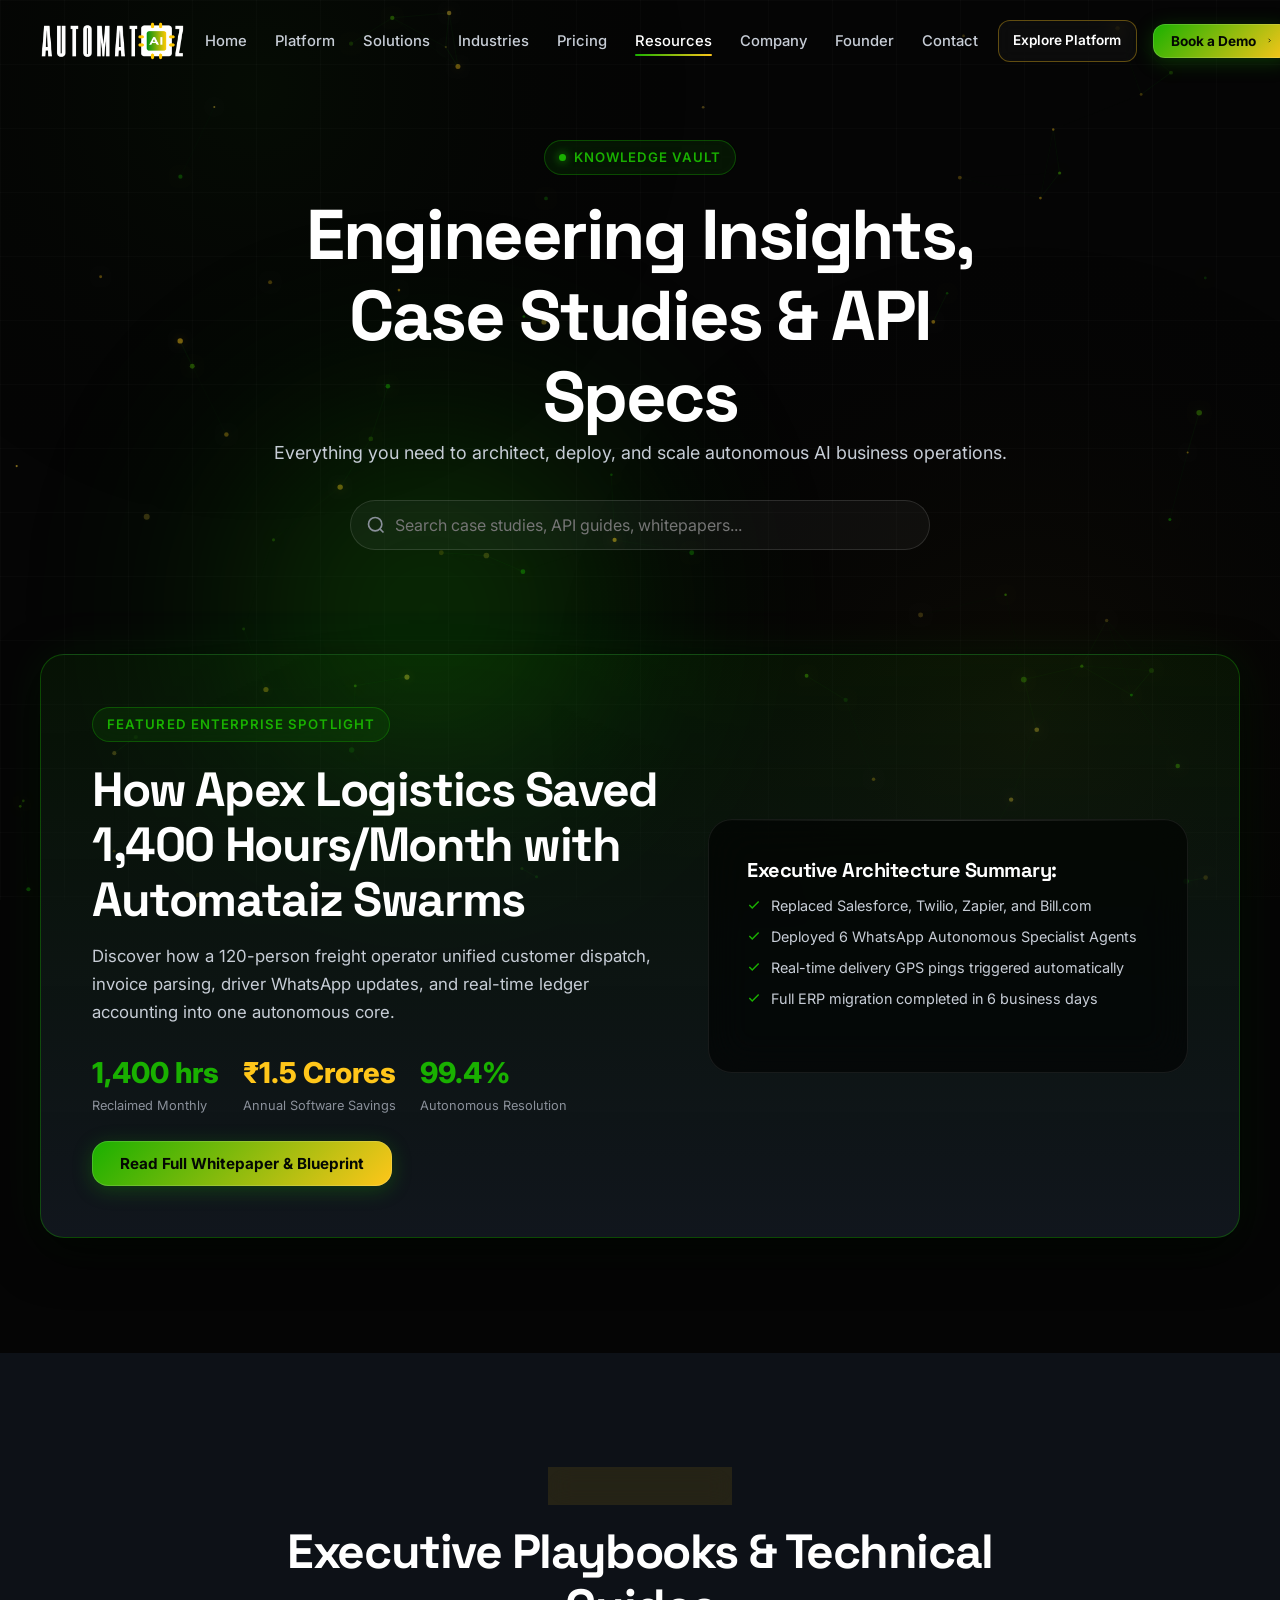
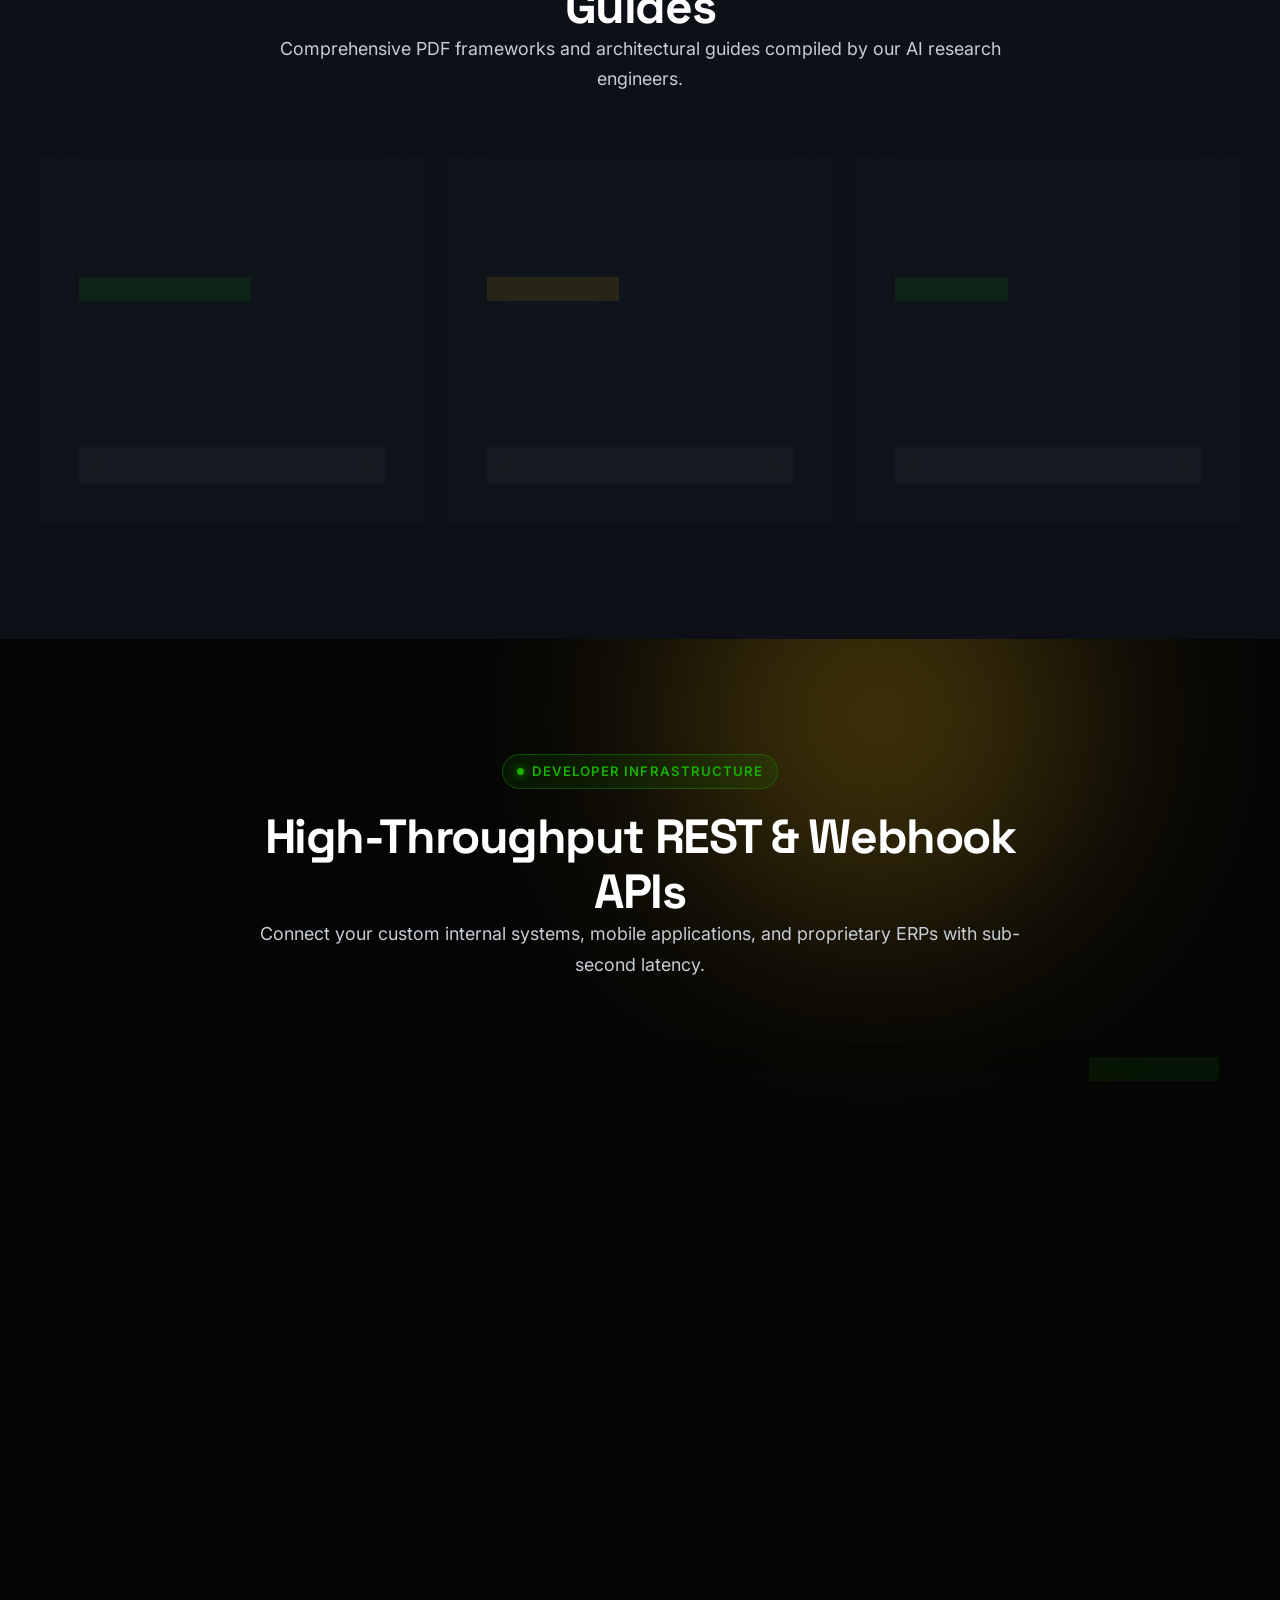
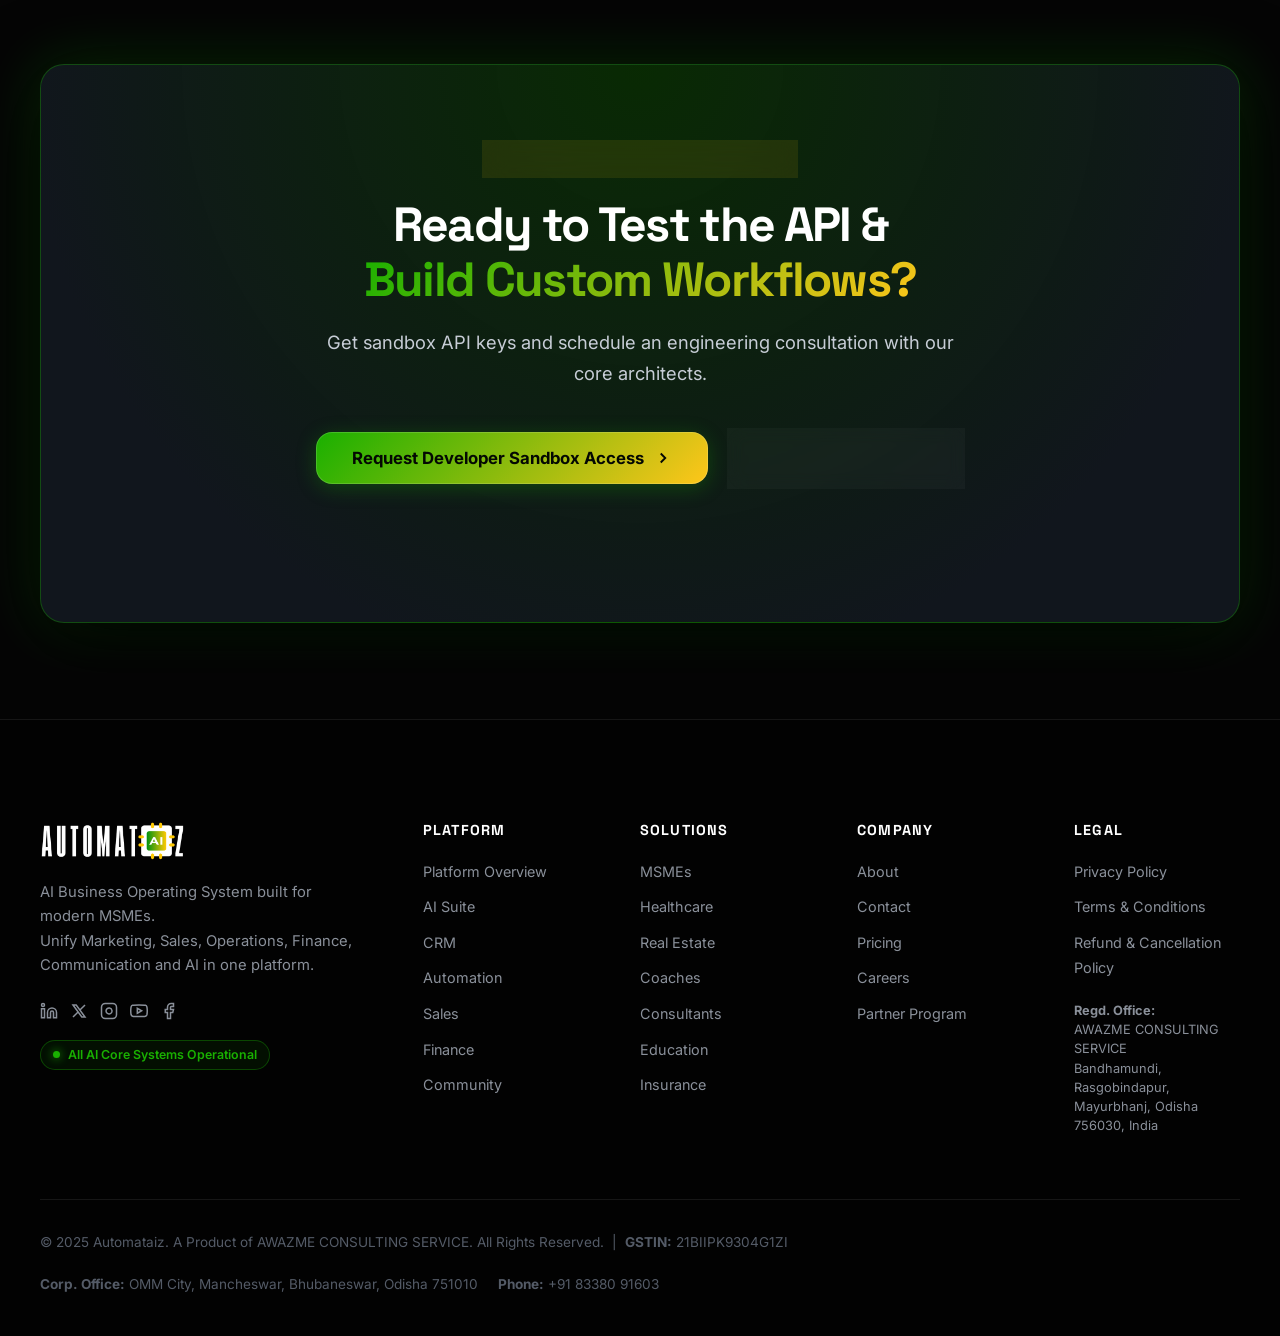
<file: resources.html>
﻿<!DOCTYPE html>
<html lang="en">
<head>
  <meta charset="UTF-8">
  <meta name="viewport" content="width=device-width, initial-scale=1.0">
  <title>Resources, Case Studies & Developer API | AUTOMATAIZ</title>
  <meta name="description" content="Explore Automataiz case studies, AI playbooks, technical documentation, API guides, and downloadable enterprise whitepapers.">
  <link rel="canonical" href="https://automataiz.in/resources.html">

  <!-- Open Graph / Social SEO -->
  <meta property="og:type" content="website">
  <meta property="og:url" content="https://automataiz.in/resources.html">
  <meta property="og:title" content="Resources, Case Studies & Developer API | AUTOMATAIZ">
  <meta property="og:description" content="Explore Automataiz case studies, AI playbooks, technical documentation, API guides, and downloadable enterprise whitepapers.">
  <meta property="og:image" content="https://automataiz.in/assets/logo.png">

  <!-- Twitter Card -->
  <meta name="twitter:card" content="summary_large_image">
  <meta name="twitter:url" content="https://automataiz.in/resources.html">
  <meta name="twitter:title" content="Resources, Case Studies & Developer API | AUTOMATAIZ">
  <meta name="twitter:description" content="Explore Automataiz case studies, AI playbooks, technical documentation, API guides, and downloadable enterprise whitepapers.">
  <meta name="twitter:image" content="https://automataiz.in/assets/logo.png">
  
  <!-- Favicon PNG -->
  <link rel="icon" type="image/png" href="assets/favicon.png">
  <link rel="apple-touch-icon" href="assets/favicon.png">
  <link rel="stylesheet" href="css/style.css">

  <!-- SEO Organization Schema -->
  <script type="application/ld+json">
  {
    "@context": "https://schema.org",
    "@type": "Organization",
    "name": "Automataiz",
    "legalName": "AWAZME CONSULTING SERVICE",
    "url": "https://automataiz.in",
    "sameAs": [
      "https://automataiz.in",
      "https://facebook.com/automataiz",
      "https://instagram.com/automataiz.saas",
      "https://linkedin.com/company/automataiz",
      "https://youtube.com/channel/UCzLu81z2ZEkQi4cWU3501CA",
      "https://x.com/Automataiz"
    ],
    "logo": "https://automataiz.in/assets/logo.png",
    "foundingDate": "2025-01",
    "taxID": "21BIIPK9304G1ZI",
    "email": "hello@automataiz.com",
    "telephone": "+918338091603",
    "description": "AI Business Operating System (AI-BOS) built for modern MSMEs to unify Marketing, Sales, Operations, Finance, Communication and AI in one platform.",
    "address": [
      {
        "@type": "PostalAddress",
        "name": "Corporate Office",
        "streetAddress": "OMM City, Mancheswar",
        "addressLocality": "Bhubaneswar",
        "addressRegion": "Odisha",
        "postalCode": "751010",
        "addressCountry": "IN"
      },
      {
        "@type": "PostalAddress",
        "name": "Registered Office",
        "streetAddress": "Bandhamundi, Rasgobindapur, Santoshpur",
        "addressLocality": "Mayurbhanj",
        "addressRegion": "Odisha",
        "postalCode": "756030",
        "addressCountry": "IN"
      }
    ]
  }
  </script>
</head>
<body>

  <div class="bg-grid-overlay"></div>
  <div class="ambient-glow-bg glow-green" style="top: 8%; left: 14%; width: 500px; height: 500px;"></div>
  <div class="ambient-glow-bg glow-yellow" style="top: 45%; right: 10%; width: 550px; height: 550px;"></div>

  <!-- Header -->
  <header class="site-nav">
    <div class="container-wide nav-inner">
      <a href="index.html" class="brand-logo" aria-label="AUTOMATAIZ Home">
        <img src="assets/logo.png" alt="AUTOMATAIZ – The AI Business OS" class="brand-logo-img">
      </a>

      <nav aria-label="Primary Navigation">
        <ul class="nav-menu">
          <li><a href="index.html" class="nav-link">Home</a></li>
          <li><a href="platform.html" class="nav-link">Platform</a></li>
          <li><a href="solutions.html" class="nav-link">Solutions</a></li>
          <li><a href="industries.html" class="nav-link">Industries</a></li>
          <li><a href="pricing.html" class="nav-link">Pricing</a></li>
          <li><a href="resources.html" class="nav-link active">Resources</a></li>
          <li><a href="company.html" class="nav-link">Company</a></li>
          <li><a href="founder.html" class="nav-link">Founder</a></li>
          <li><a href="contact.html" class="nav-link">Contact</a></li>
        </ul>
      </nav>

      <div class="nav-cta-wrap">
        <a href="platform.html" class="btn btn-secondary btn-sm">Explore Platform</a>
        <button class="btn btn-primary btn-sm btn-book-demo" data-modal="demoModal">
          Book a Demo
          <svg width="14" height="14" viewBox="0 0 24 24" fill="none" stroke="currentColor" stroke-width="2.5"><polyline points="9 18 15 12 9 6"></polyline></svg>
        </button>
        <button class="mobile-toggle" aria-label="Open Navigation Menu">
          <svg width="24" height="24" viewBox="0 0 24 24" fill="none" stroke="currentColor" stroke-width="2"><line x1="3" y1="12" x2="21" y2="12"></line><line x1="3" y1="6" x2="21" y2="6"></line><line x1="3" y1="18" x2="21" y2="18"></line></svg>
        </button>
      </div>
    </div>

    <div class="mobile-drawer">
      <ul class="nav-menu">
        <li><a href="index.html" class="nav-link">Home</a></li>
        <li><a href="platform.html" class="nav-link">Platform</a></li>
        <li><a href="solutions.html" class="nav-link">Solutions</a></li>
        <li><a href="industries.html" class="nav-link">Industries</a></li>
        <li><a href="pricing.html" class="nav-link">Pricing</a></li>
        <li><a href="resources.html" class="nav-link active">Resources</a></li>
        <li><a href="company.html" class="nav-link">Company</a></li>
        <li><a href="founder.html" class="nav-link">Founder</a></li>
        <li><a href="contact.html" class="nav-link">Contact</a></li>
      </ul>
      <div style="display: flex; flex-direction: column; gap: 12px;">
        <button class="btn btn-primary btn-book-demo" data-modal="demoModal" style="width: 100%;">Book a Demo</button>
      </div>
    </div>
  </header>

  <!-- Hero Header -->
  <section class="section" style="padding-top: 140px; padding-bottom: 40px;">
    <div class="container text-center">
      <div class="section-header">
        <span class="badge-tag green"><span class="pulse-dot"></span> Knowledge Vault</span>
        <h1>Engineering Insights, Case Studies & API Specs</h1>
        <p class="lead">
          Everything you need to architect, deploy, and scale autonomous AI business operations.
        </p>

        <!-- Search Bar -->
        <div style="max-width: 580px; margin: 2rem auto 0; position: relative;">
          <input type="text" id="resourceSearch" class="form-input" placeholder="Search case studies, API guides, whitepapers..." style="padding: 14px 20px 14px 44px; border-radius: var(--radius-full); font-size: 1rem;">
          <svg width="20" height="20" viewBox="0 0 24 24" fill="none" stroke="currentColor" stroke-width="2" style="position: absolute; left: 16px; top: 15px; color: var(--text-muted);"><circle cx="11" cy="11" r="8"></circle><line x1="21" y1="21" x2="16.65" y2="16.65"></line></svg>
        </div>
      </div>
    </div>
  </section>

  <!-- Featured Spotlight Case Study -->
  <section class="section" style="padding-top: 0;">
    <div class="container">
      <div class="roi-calculator-box" style="background: linear-gradient(180deg, rgba(25, 176, 0, 0.08) 0%, var(--bg-surface) 100%); border-color: var(--green-border);">
        <div>
          <div class="badge-tag green">Featured Enterprise Spotlight</div>
          <h2>How Apex Logistics Saved 1,400 Hours/Month with Automataiz Swarms</h2>
          <p style="margin: 1rem 0 1.5rem; font-size: 1.05rem;">
            Discover how a 120-person freight operator unified customer dispatch, invoice parsing, driver WhatsApp updates, and real-time ledger accounting into one autonomous core.
          </p>
          <div style="display: flex; gap: 24px; margin-bottom: 1.5rem; flex-wrap: wrap;">
            <div>
              <div style="font-size: 1.8rem; font-weight: 800; color: #19B000;">1,400 hrs</div>
              <div style="font-size: 0.8rem; color: var(--text-muted);">Reclaimed Monthly</div>
            </div>
            <div>
              <div style="font-size: 1.8rem; font-weight: 800; color: #FFC61A;">₹1.5 Crores</div>
              <div style="font-size: 0.8rem; color: var(--text-muted);">Annual Software Savings</div>
            </div>
            <div>
              <div style="font-size: 1.8rem; font-weight: 800; color: #19B000;">99.4%</div>
              <div style="font-size: 0.8rem; color: var(--text-muted);">Autonomous Resolution</div>
            </div>
          </div>
          <button class="btn btn-primary btn-book-demo" data-modal="demoModal">Read Full Whitepaper & Blueprint</button>
        </div>

        <div class="card-glass" style="background: rgba(0,0,0,0.6);">
          <h4 style="color: #FFFFFF; margin-bottom: 12px;">Executive Architecture Summary:</h4>
          <ul class="module-features-list" style="font-size: 0.9rem;">
            <li><svg width="14" height="14" viewBox="0 0 24 24" fill="none" stroke="#19B000" stroke-width="2.5"><polyline points="20 6 9 17 4 12"></polyline></svg> Replaced Salesforce, Twilio, Zapier, and Bill.com</li>
            <li><svg width="14" height="14" viewBox="0 0 24 24" fill="none" stroke="#19B000" stroke-width="2.5"><polyline points="20 6 9 17 4 12"></polyline></svg> Deployed 6 WhatsApp Autonomous Specialist Agents</li>
            <li><svg width="14" height="14" viewBox="0 0 24 24" fill="none" stroke="#19B000" stroke-width="2.5"><polyline points="20 6 9 17 4 12"></polyline></svg> Real-time delivery GPS pings triggered automatically</li>
            <li><svg width="14" height="14" viewBox="0 0 24 24" fill="none" stroke="#19B000" stroke-width="2.5"><polyline points="20 6 9 17 4 12"></polyline></svg> Full ERP migration completed in 6 business days</li>
          </ul>
        </div>
      </div>
    </div>
  </section>

  <!-- Downloadable Playbooks & Guides Grid -->
  <section class="section" style="background: var(--bg-secondary);">
    <div class="container">
      <div class="section-header">
        <span class="badge-tag yellow"><span class="pulse-dot yellow"></span> Free Downloads</span>
        <h2>Executive Playbooks & Technical Guides</h2>
        <p class="lead">
          Comprehensive PDF frameworks and architectural guides compiled by our AI research engineers.
        </p>
      </div>

      <div class="modules-grid" id="resourcesGrid">
        <!-- Resource 1 -->
        <div class="card-glass resource-card" data-title="The Autonomous Enterprise: 2026 AI Operating Blueprint">
          <div class="card-icon-box">
            <svg width="22" height="22" viewBox="0 0 24 24" fill="none" stroke="currentColor" stroke-width="2"><path d="M14 2H6a2 2 0 0 0-2 2v16a2 2 0 0 0 2 2h12a2 2 0 0 0 2-2V8z"></path><polyline points="14 2 14 8 20 8"></polyline><line x1="16" y1="13" x2="8" y2="13"></line><line x1="16" y1="17" x2="8" y2="17"></line><polyline points="10 9 9 9 8 9"></polyline></svg>
          </div>
          <span class="badge-tag green" style="padding: 2px 8px; font-size: 0.68rem; margin-bottom: 8px;">Whitepaper (42 Pages)</span>
          <h4>The Autonomous Enterprise: 2026 AI Operating Blueprint</h4>
          <p style="font-size: 0.875rem; margin: 8px 0 16px;">
            A rigorous technical breakdown of multi-agent LLM coordination, state synchronization, and replacing legacy point-solution bloat.
          </p>
          <button class="btn btn-secondary btn-sm btn-book-demo" data-modal="demoModal" style="width: 100%;">
            Download Free PDF
          </button>
        </div>

        <!-- Resource 2 -->
        <div class="card-glass hover-yellow resource-card" data-title="The Ultimate Guide to WhatsApp Cloud API Integration">
          <div class="card-icon-box yellow">
            <svg width="22" height="22" viewBox="0 0 24 24" fill="none" stroke="currentColor" stroke-width="2"><path d="M21 11.5a8.38 8.38 0 0 1-.9 3.8 8.5 8.5 0 0 1-7.6 4.7 8.38 8.38 0 0 1-3.8-.9L3 21l1.9-5.7a8.38 8.38 0 0 1-.9-3.8 8.5 8.5 0 0 1 4.7-7.6 8.38 8.38 0 0 1 3.8-.9h.5a8.48 8.48 0 0 1 8 8v.5z"></path></svg>
          </div>
          <span class="badge-tag yellow" style="padding: 2px 8px; font-size: 0.68rem; margin-bottom: 8px;">Technical Guide</span>
          <h4>The Enterprise Guide to Official WhatsApp Cloud API</h4>
          <p style="font-size: 0.875rem; margin: 8px 0 16px;">
            Learn how to set up green-badge verification, scale message throughput to 1,000/sec, and design high-converting conversational agents.
          </p>
          <button class="btn btn-secondary btn-sm btn-book-demo" data-modal="demoModal" style="width: 100%;">
            Download Free PDF
          </button>
        </div>

        <!-- Resource 3 -->
        <div class="card-glass resource-card" data-title="Consolidating 10+ SaaS Subscriptions into One Sovereign Core">
          <div class="card-icon-box">
            <svg width="22" height="22" viewBox="0 0 24 24" fill="none" stroke="currentColor" stroke-width="2"><rect x="2" y="4" width="20" height="16" rx="2"></rect><line x1="12" y1="8" x2="12" y2="16"></line><line x1="8" y1="12" x2="16" y2="12"></line></svg>
          </div>
          <span class="badge-tag green" style="padding: 2px 8px; font-size: 0.68rem; margin-bottom: 8px;">CFO Playbook</span>
          <h4>Consolidating 10+ SaaS Subscriptions into One Core</h4>
          <p style="font-size: 0.875rem; margin: 8px 0 16px;">
            A financial and operational framework for eliminating seat redundancy, middleware licensing, and maintenance overhead.
          </p>
          <button class="btn btn-secondary btn-sm btn-book-demo" data-modal="demoModal" style="width: 100%;">
            Download Free PDF
          </button>
        </div>
      </div>
    </div>
  </section>

  <!-- Interactive Developer API & Webhooks -->
  <section class="section">
    <div class="container">
      <div class="section-header">
        <span class="badge-tag green"><span class="pulse-dot"></span> Developer Infrastructure</span>
        <h2>High-Throughput REST & Webhook APIs</h2>
        <p class="lead">
          Connect your custom internal systems, mobile applications, and proprietary ERPs with sub-second latency.
        </p>
      </div>

      <div class="card-glass" style="padding: 0; background: #070B10; border-color: var(--border-glass);">
        <div style="background: #0D1117; padding: 12px 20px; border-bottom: 1px solid var(--border-subtle); display: flex; justify-content: space-between; align-items: center;">
          <div style="display: flex; gap: 8px; align-items: center;">
            <span style="width: 10px; height: 10px; border-radius: 50%; background: #19B000;"></span>
            <span style="font-size: 0.8rem; font-family: monospace; color: #FFFFFF;">POST /v1/agents/execute</span>
          </div>
          <span class="badge-tag green" style="margin: 0; padding: 2px 8px; font-size: 0.68rem;">API Spec 2026.04</span>
        </div>

        <div style="padding: 24px; font-family: monospace; font-size: 0.875rem; color: #C7CDD6; overflow-x: auto; line-height: 1.6;">
<pre style="margin: 0;"><span style="color: #FFC61A;">curl</span> -X POST https://api.automataiz.com/v1/agents/execute \
  -H <span style="color: #19B000;">"Authorization: Bearer aut_live_9f823a9d18c"</span> \
  -H <span style="color: #19B000;">"Content-Type: application/json"</span> \
  -d <span style="color: #FFE066;">'{
    "agent_id": "agent_sales_orchestrator_01",
    "channel": "whatsapp",
    "recipient": "+14158902341",
    "context": {
      "deal_size_tier": "enterprise",
      "intent": "schedule_executive_demo",
      "crm_sync": true
    }
  }'</span></pre>
        </div>
      </div>
    </div>
  </section>

  <!-- Final CTA -->
  <section class="section" style="padding-bottom: 6rem;">
    <div class="container">
      <div class="final-cta-card">
        <span class="badge-tag yellow"><span class="pulse-dot yellow"></span> Developer & Solutions Support</span>
        <h2 class="hero-title">
          Ready to Test the API & <br>
          <span style="background: var(--grad-brand); -webkit-background-clip: text; -webkit-text-fill-color: transparent;">Build Custom Workflows?</span>
        </h2>
        <p>
          Get sandbox API keys and schedule an engineering consultation with our core architects.
        </p>

        <div class="hero-cta-group">
          <button class="btn btn-primary btn-lg btn-book-demo" data-modal="demoModal">
            Request Developer Sandbox Access
            <svg width="18" height="18" viewBox="0 0 24 24" fill="none" stroke="currentColor" stroke-width="2.5"><polyline points="9 18 15 12 9 6"></polyline></svg>
          </button>
          <a href="contact.html" class="btn btn-secondary btn-lg">Contact Engineering</a>
        </div>
      </div>
    </div>
  </section>

  <!-- Master Footer -->
  <footer class="site-footer">
    <div class="container-wide">
      <div class="footer-grid">
        <!-- Col 1: Brand Info -->
        <div class="footer-brand">
          <a href="index.html" class="brand-logo" style="margin-bottom: 16px;" aria-label="AUTOMATAIZ Home">
            <img src="assets/logo.png" alt="AUTOMATAIZ – The AI Business OS" class="brand-logo-img">
          </a>
          <p>
            AI Business Operating System built for modern MSMEs.<br>
            Unify Marketing, Sales, Operations, Finance, Communication and AI in one platform.
          </p>
          <div style="display: flex; gap: 12px; margin: 1.25rem 0;">
            <a href="https://linkedin.com/company/automataiz" target="_blank" rel="noopener noreferrer" aria-label="LinkedIn" style="color: var(--text-muted); transition: color 0.2s;"><svg width="18" height="18" viewBox="0 0 24 24" fill="none" stroke="currentColor" stroke-width="2"><path d="M16 8a6 6 0 0 1 6 6v7h-4v-7a2 2 0 0 0-2-2 2 2 0 0 0-2 2v7h-4v-7a6 6 0 0 1 6-6z"></path><rect x="2" y="9" width="4" height="12"></rect><circle cx="4" cy="4" r="2"></circle></svg></a>
            <a href="https://x.com/Automataiz" target="_blank" rel="noopener noreferrer" aria-label="X (Twitter)" style="color: var(--text-muted); transition: color 0.2s;"><svg width="18" height="18" viewBox="0 0 24 24" fill="none" stroke="currentColor" stroke-width="2"><path d="M4 4l11.733 16h4.267l-11.733 -16z"/><path d="M4 20l6.768 -6.768m2.46 -2.46l6.772 -6.772"/></svg></a>
            <a href="https://instagram.com/automataiz.saas" target="_blank" rel="noopener noreferrer" aria-label="Instagram" style="color: var(--text-muted); transition: color 0.2s;"><svg width="18" height="18" viewBox="0 0 24 24" fill="none" stroke="currentColor" stroke-width="2"><rect x="2" y="2" width="20" height="20" rx="5" ry="5"></rect><path d="M16 11.37A4 4 0 1 1 12.63 8 4 4 0 0 1 16 11.37z"></path><line x1="17.5" y1="6.5" x2="17.51" y2="6.5"></line></svg></a>
            <a href="https://youtube.com/channel/UCzLu81z2ZEkQi4cWU3501CA" target="_blank" rel="noopener noreferrer" aria-label="YouTube" style="color: var(--text-muted); transition: color 0.2s;"><svg width="18" height="18" viewBox="0 0 24 24" fill="none" stroke="currentColor" stroke-width="2"><path d="M22.54 6.42a2.78 2.78 0 0 0-1.94-2C18.88 4 12 4 12 4s-6.88 0-8.6.46a2.78 2.78 0 0 0-1.94 2A29 29 0 0 0 1 11.75a29 29 0 0 0 .46 5.33A2.78 2.78 0 0 0 3.4 19c1.72.46 8.6.46 8.6.46s6.88 0 8.6-.46a2.78 2.78 0 0 0 1.94-2 29 29 0 0 0 .46-5.25 29 29 0 0 0-.46-5.33z"></path><polygon points="9.75 15.02 15.5 11.75 9.75 8.48 9.75 15.02"></polygon></svg></a>
            <a href="https://facebook.com/automataiz" target="_blank" rel="noopener noreferrer" aria-label="Facebook" style="color: var(--text-muted); transition: color 0.2s;"><svg width="18" height="18" viewBox="0 0 24 24" fill="none" stroke="currentColor" stroke-width="2"><path d="M18 2h-3a5 5 0 0 0-5 5v3H7v4h3v8h4v-8h3l1-4h-4V7a1 1 0 0 1 1-1h3z"></path></svg></a>
          </div>
          <div class="system-status">
            <span class="pulse-dot"></span>
            <span>All AI Core Systems Operational</span>
          </div>
        </div>

        <!-- Col 2: Platform -->
        <div class="footer-col">
          <h4>Platform</h4>
          <ul class="footer-links">
            <li><a href="platform.html">Platform Overview</a></li>
            <li><a href="platform.html#ai">AI Suite</a></li>
            <li><a href="platform.html#crm">CRM</a></li>
            <li><a href="platform.html#automation">Automation</a></li>
            <li><a href="platform.html#sales">Sales</a></li>
            <li><a href="platform.html#finance">Finance</a></li>
            <li><a href="platform.html#community">Community</a></li>
          </ul>
        </div>

        <!-- Col 3: Solutions -->
        <div class="footer-col">
          <h4>Solutions</h4>
          <ul class="footer-links">
            <li><a href="solutions.html#msmes">MSMEs</a></li>
            <li><a href="solutions.html#healthcare">Healthcare</a></li>
            <li><a href="solutions.html#realestate">Real Estate</a></li>
            <li><a href="solutions.html#coaches">Coaches</a></li>
            <li><a href="solutions.html#consultants">Consultants</a></li>
            <li><a href="solutions.html#education">Education</a></li>
            <li><a href="solutions.html#insurance">Insurance</a></li>
          </ul>
        </div>

        <!-- Col 4: Company -->
        <div class="footer-col">
          <h4>Company</h4>
          <ul class="footer-links">
            <li><a href="company.html">About</a></li>
            <li><a href="contact.html">Contact</a></li>
            <li><a href="pricing.html">Pricing</a></li>
            <li><a href="company.html#careers">Careers</a></li>
            <li><a href="contact.html#partner">Partner Program</a></li>
          </ul>
        </div>

        <!-- Col 5: Legal -->
        <div class="footer-col">
          <h4>Legal</h4>
          <ul class="footer-links">
            <li><a href="privacy.html">Privacy Policy</a></li>
            <li><a href="terms.html">Terms & Conditions</a></li>
            <li><a href="refund.html">Refund & Cancellation Policy</a></li>
          </ul>
          <div style="margin-top: 1.25rem; font-size: 0.8rem; color: var(--text-muted); line-height: 1.5;">
            <strong>Regd. Office:</strong><br>
            AWAZME CONSULTING SERVICE<br>
            Bandhamundi, Rasgobindapur, Mayurbhanj, Odisha 756030, India
          </div>
        </div>
      </div>

      <!-- Bottom Bar -->
      <div class="footer-bottom">
        <div>
          © 2025 Automataiz. A Product of AWAZME CONSULTING SERVICE. All Rights Reserved. &nbsp;|&nbsp; <strong>GSTIN:</strong> 21BIIPK9304G1ZI
        </div>
        <div style="display: flex; gap: 20px; flex-wrap: wrap;">
          <span><strong>Corp. Office:</strong> OMM City, Mancheswar, Bhubaneswar, Odisha 751010</span>
          <span><strong>Phone:</strong> <a href="tel:+918338091603" style="color: inherit;">+91 83380 91603</a></span>
        </div>
      </div>
    </div>
  </footer>

  <script src="js/particles.js"></script>
  <script src="js/main.js"></script>
  <script src="js/dashboard.js"></script>
  <script>
    // Real-time client-side resource search filtering
    const searchInput = document.getElementById('resourceSearch');
    const resourceCards = document.querySelectorAll('.resource-card');
    if (searchInput) {
      searchInput.addEventListener('input', (e) => {
        const query = e.target.value.toLowerCase();
        resourceCards.forEach(card => {
          const title = card.getAttribute('data-title').toLowerCase();
          const text = card.textContent.toLowerCase();
          if (title.includes(query) || text.includes(query)) {
            card.style.display = 'block';
          } else {
            card.style.display = 'none';
          }
        });
      });
    }
  </script>
</body>
</html>
</file>
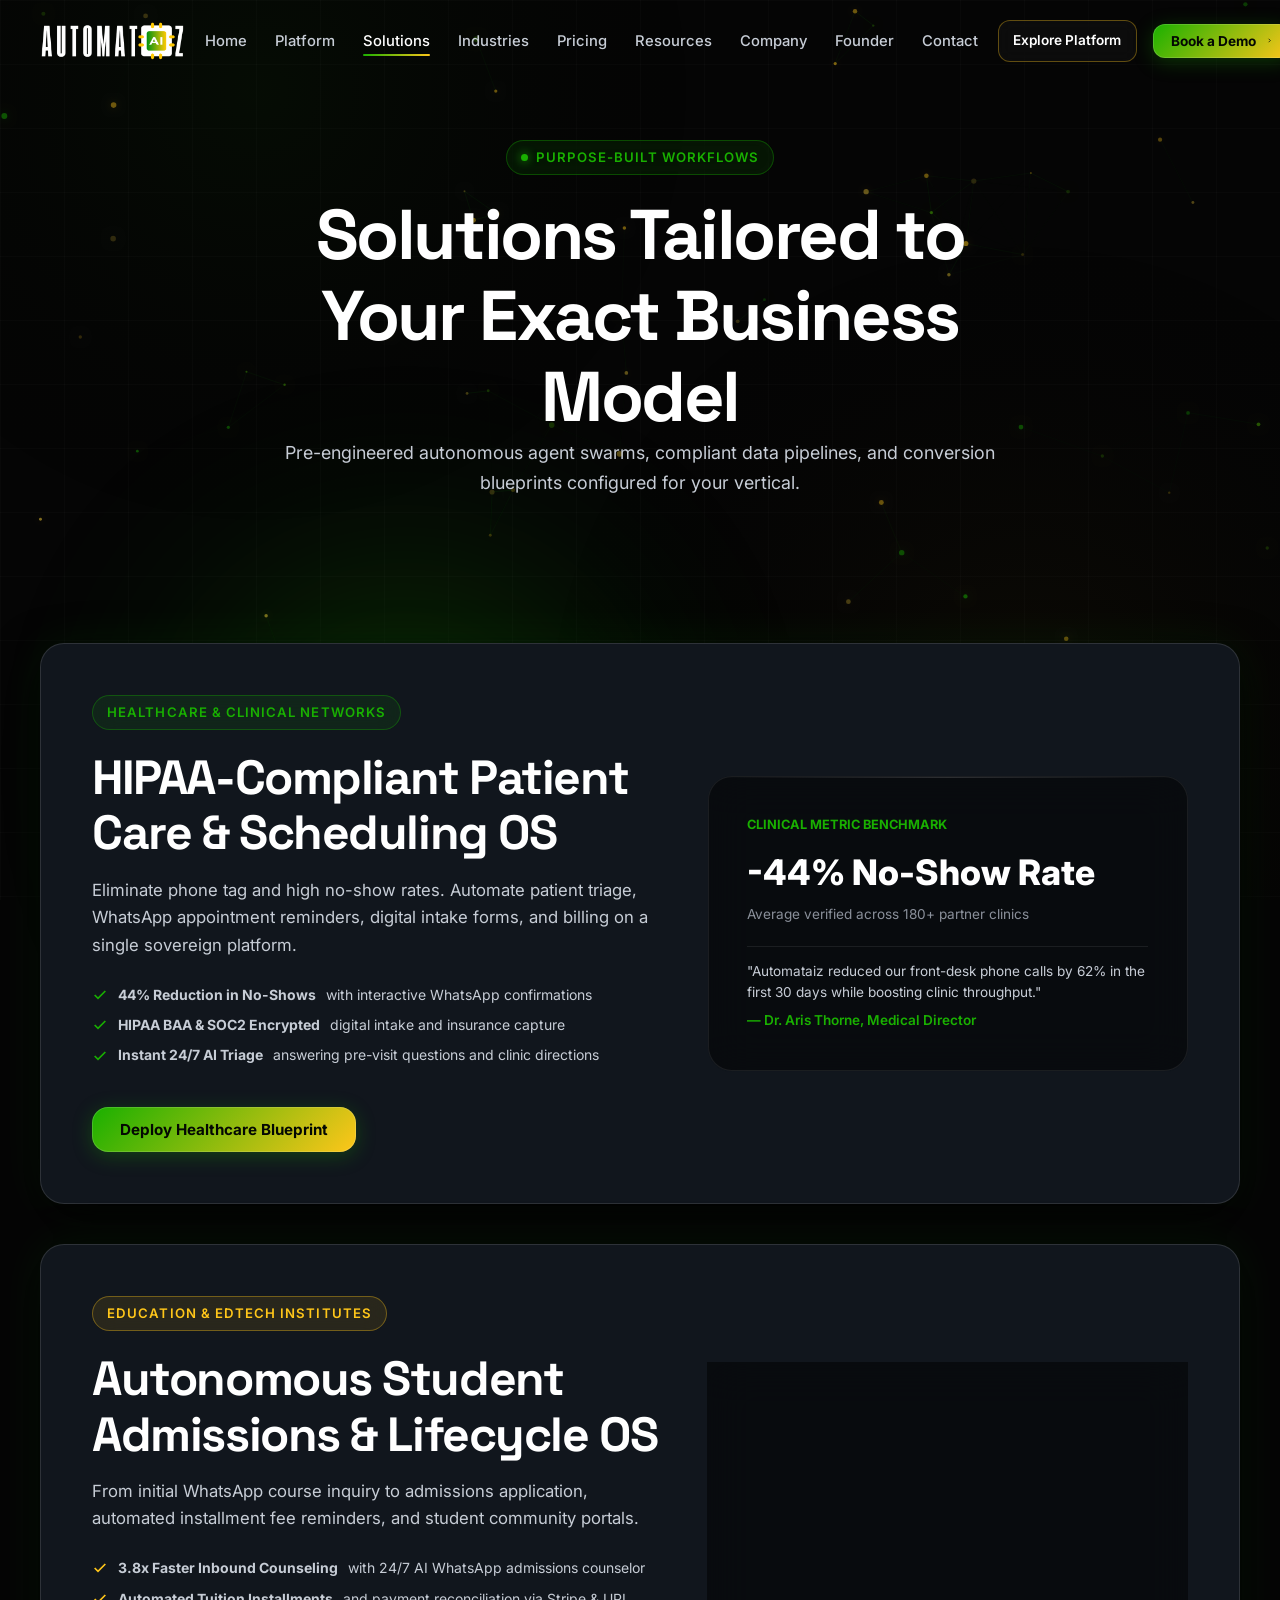
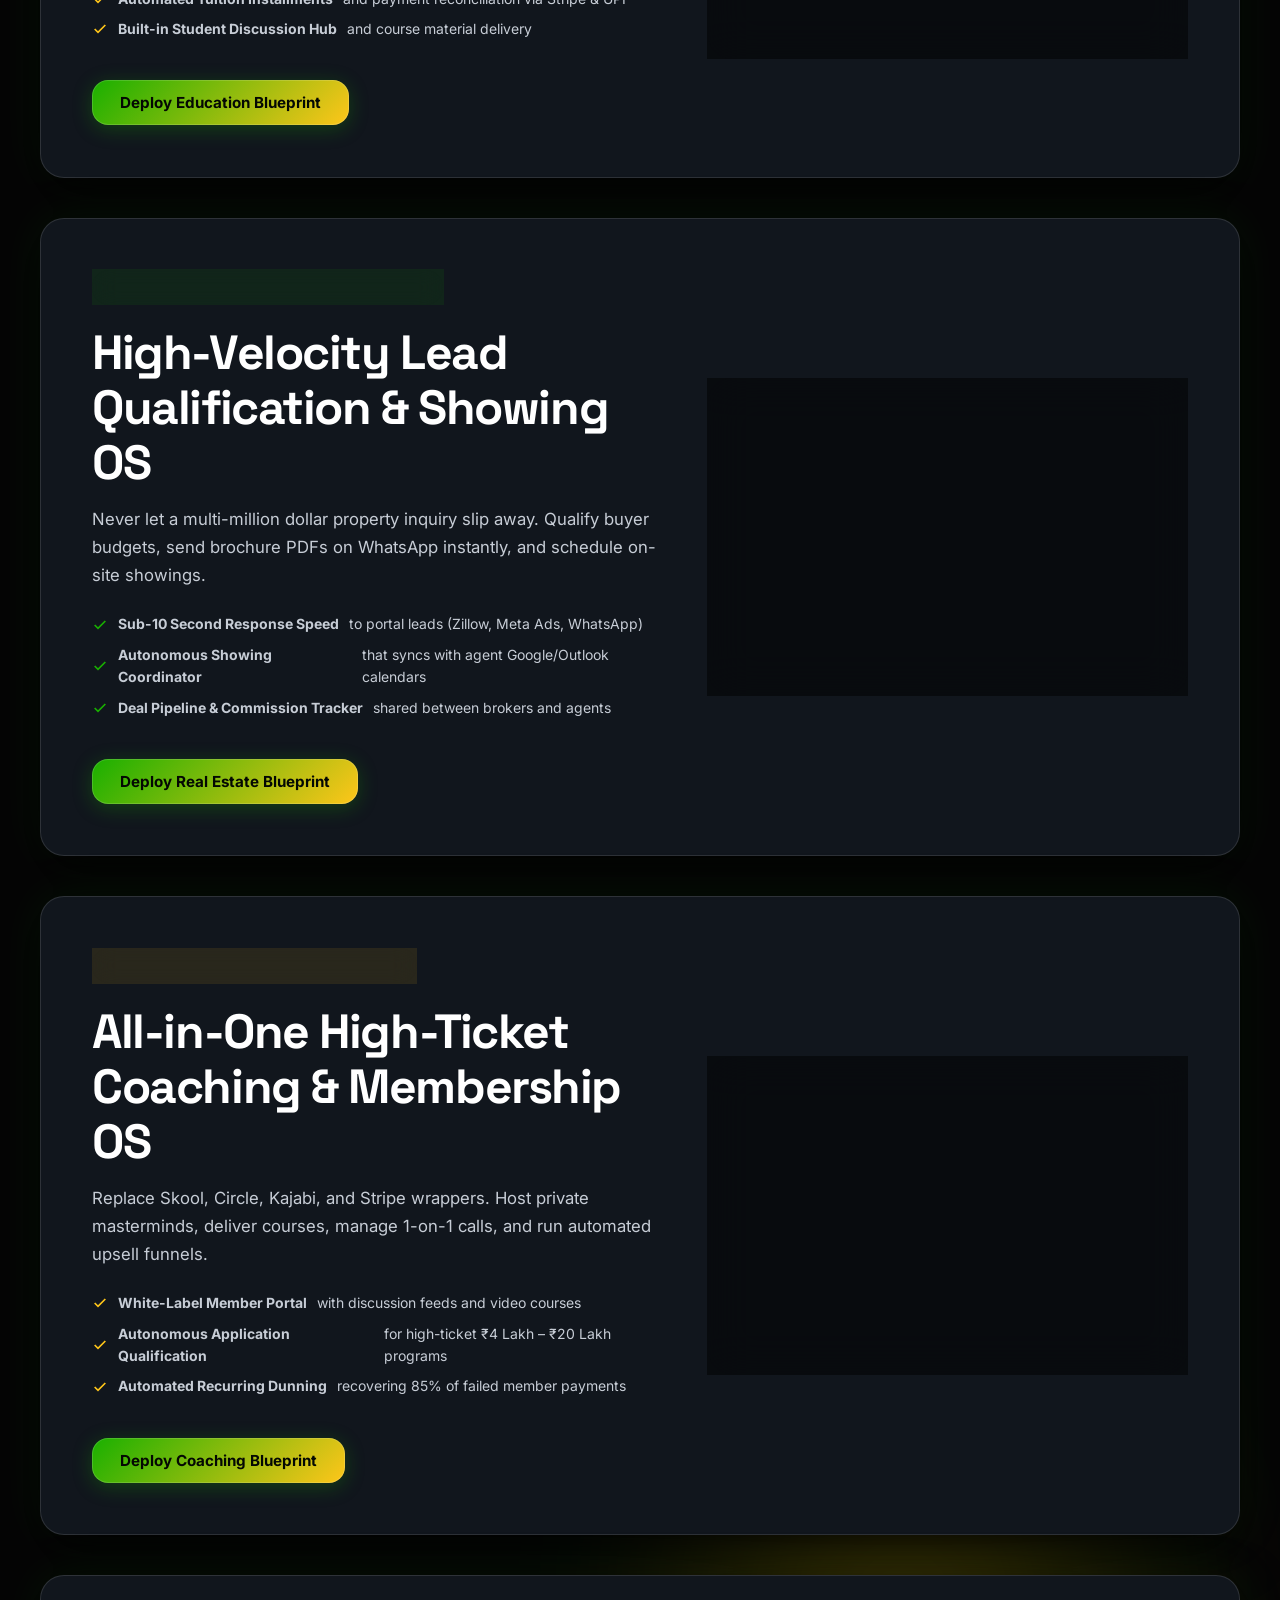
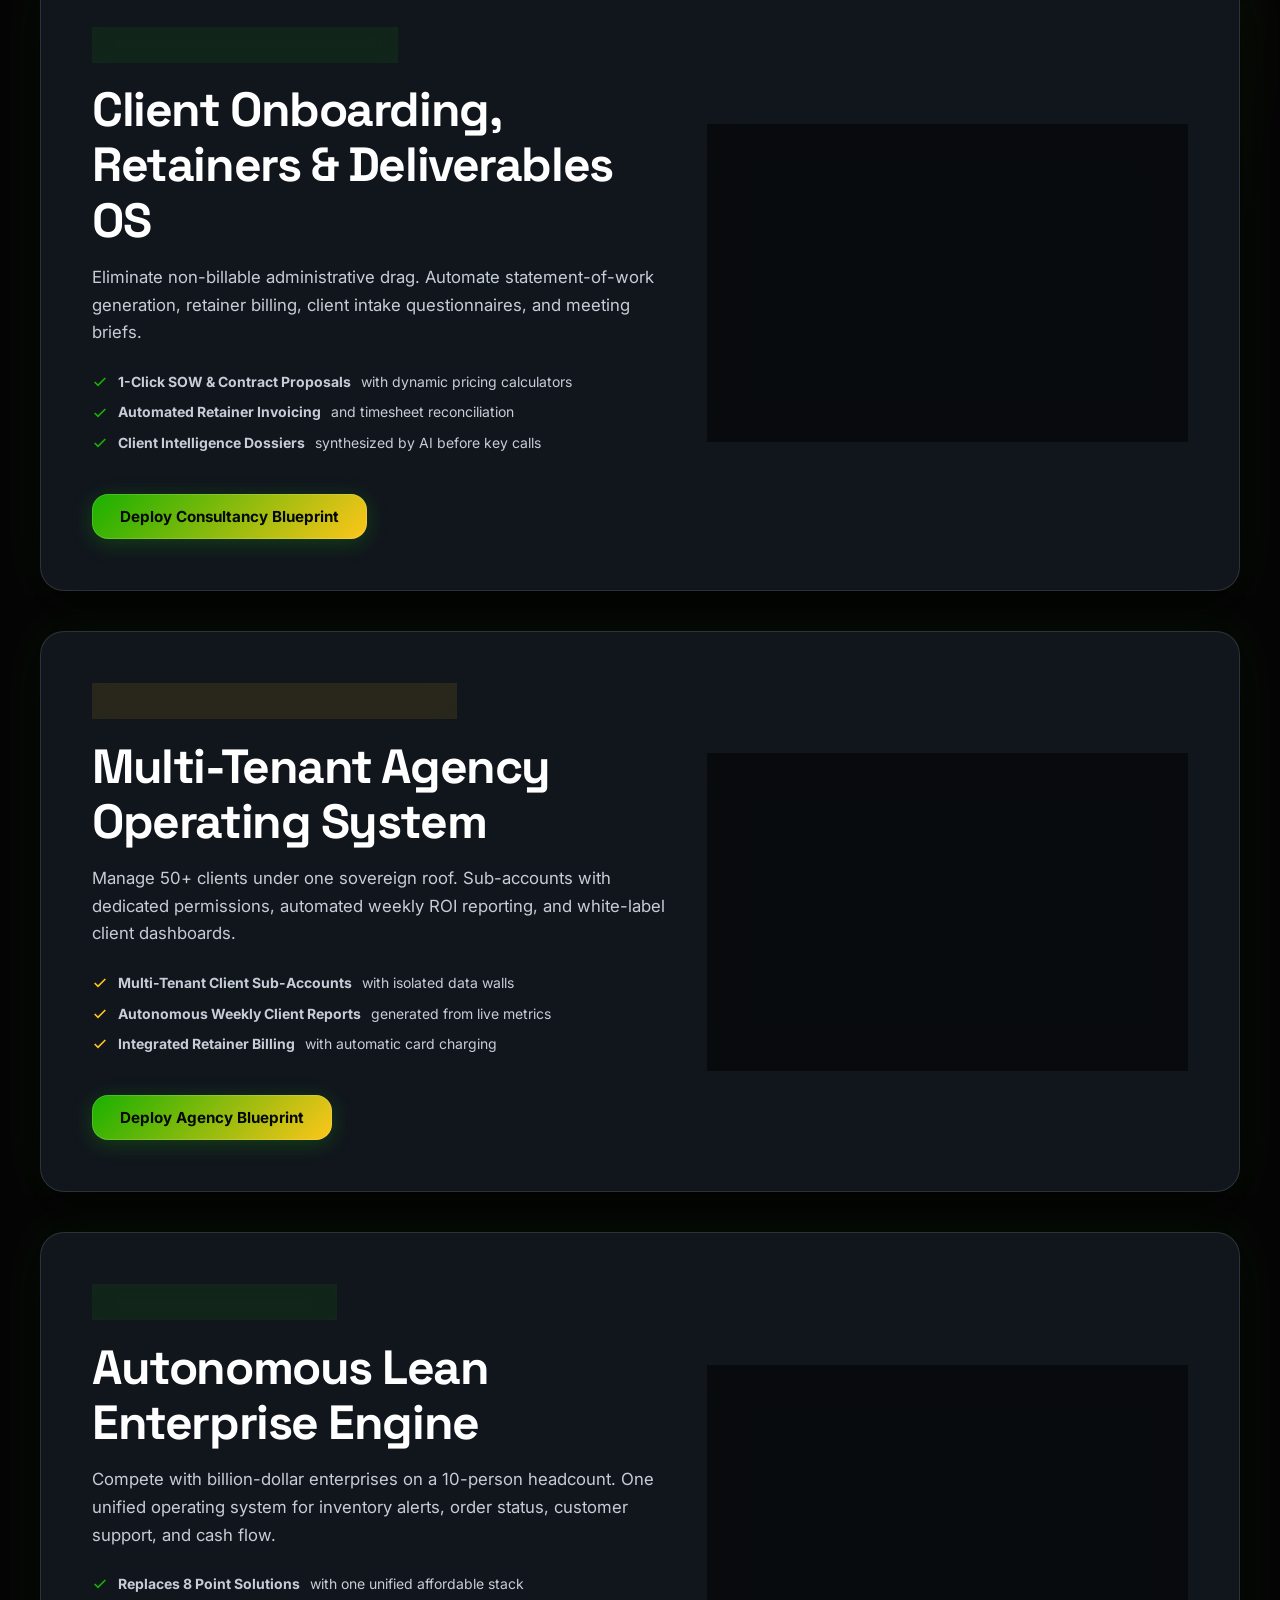
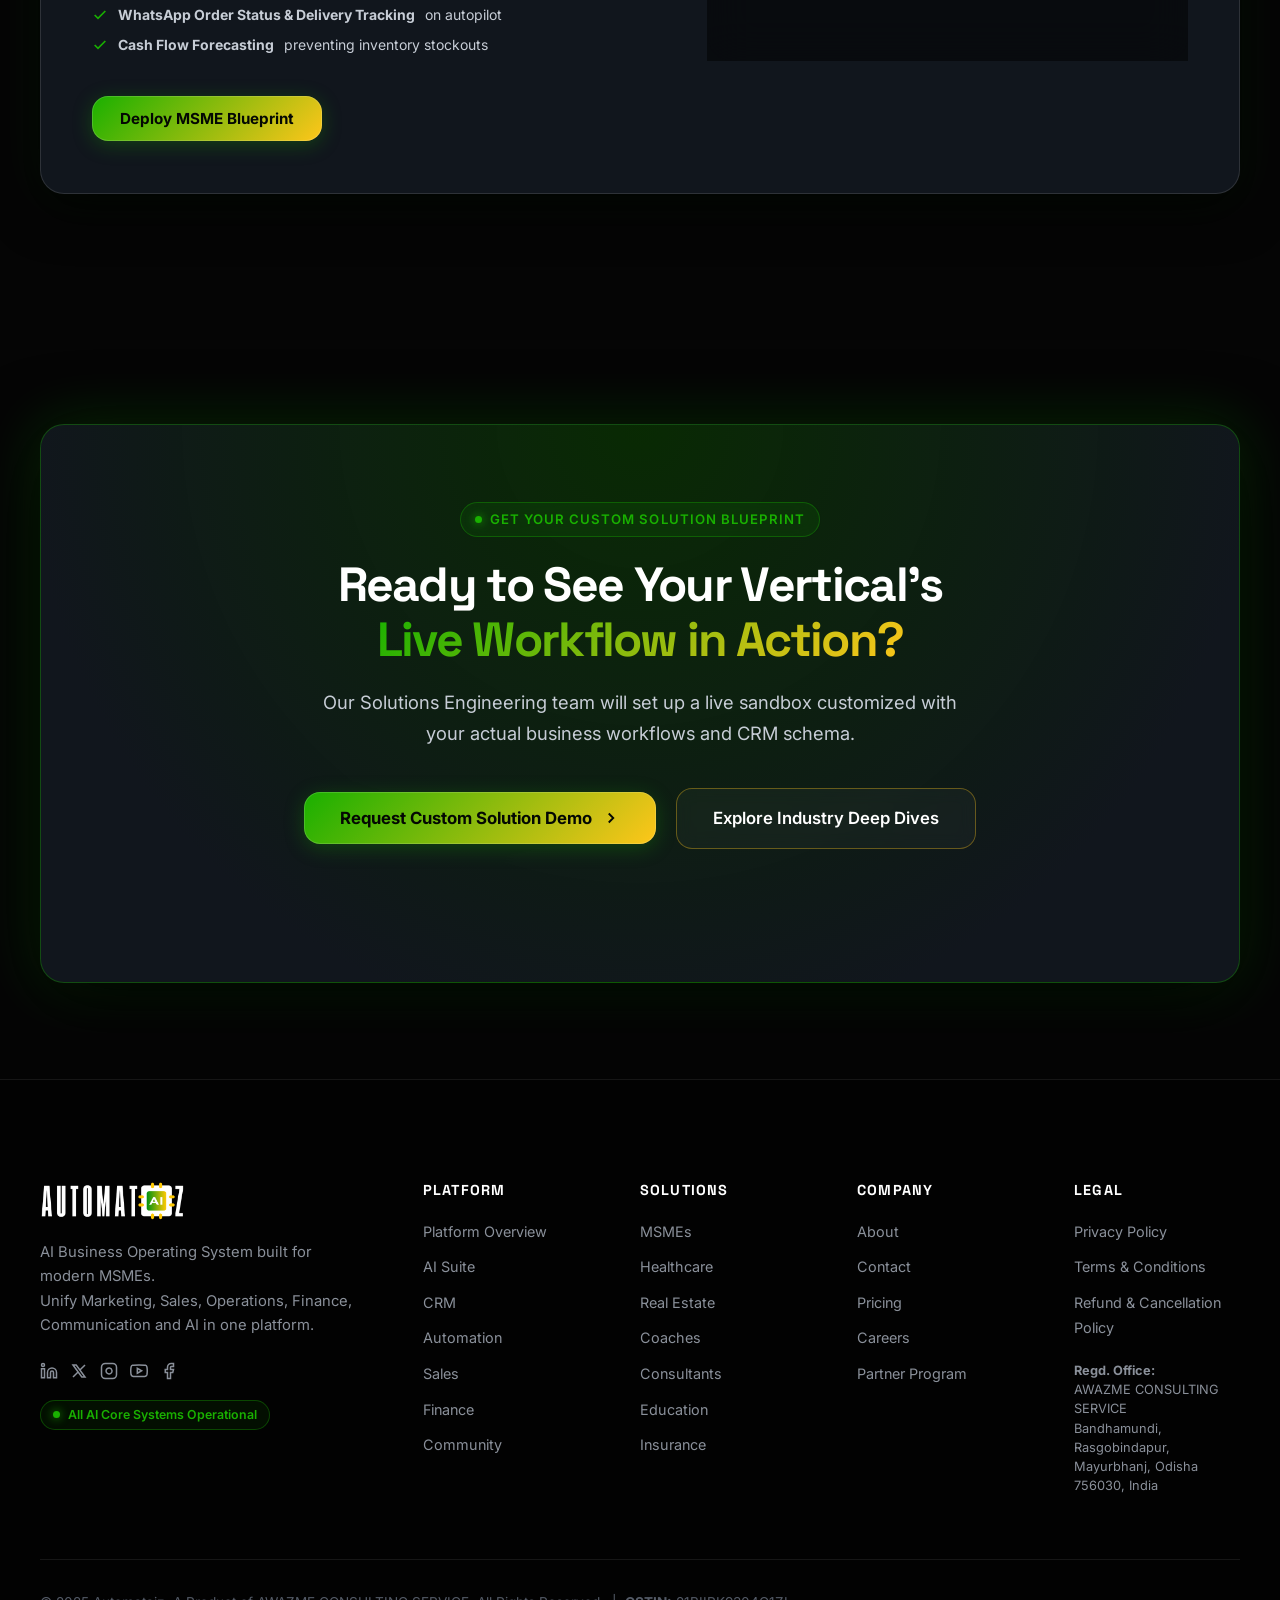
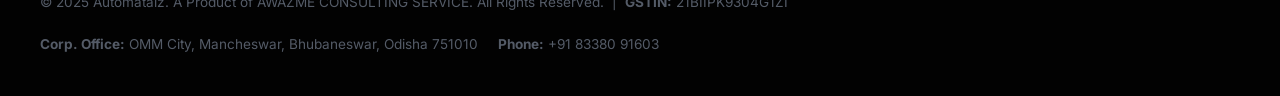
<file: solutions.html>
﻿<!DOCTYPE html>
<html lang="en">
<head>
  <meta charset="UTF-8">
  <meta name="viewport" content="width=device-width, initial-scale=1.0">
  <title>Enterprise Solutions & Blueprints | AUTOMATAIZ AI Business OS</title>
  <meta name="description" content="Tailored AI Business OS solutions for Healthcare, Education, Real Estate, Coaches, Consultants, Agencies, and MSMEs.">
  <link rel="canonical" href="https://automataiz.in/solutions.html">

  <!-- Open Graph / Social SEO -->
  <meta property="og:type" content="website">
  <meta property="og:url" content="https://automataiz.in/solutions.html">
  <meta property="og:title" content="Enterprise Solutions & Blueprints | AUTOMATAIZ AI Business OS">
  <meta property="og:description" content="Tailored AI Business OS solutions for Healthcare, Education, Real Estate, Coaches, Consultants, Agencies, and MSMEs.">
  <meta property="og:image" content="https://automataiz.in/assets/logo.png">

  <!-- Twitter Card -->
  <meta name="twitter:card" content="summary_large_image">
  <meta name="twitter:url" content="https://automataiz.in/solutions.html">
  <meta name="twitter:title" content="Enterprise Solutions & Blueprints | AUTOMATAIZ AI Business OS">
  <meta name="twitter:description" content="Tailored AI Business OS solutions for Healthcare, Education, Real Estate, Coaches, Consultants, Agencies, and MSMEs.">
  <meta name="twitter:image" content="https://automataiz.in/assets/logo.png">
  
  <!-- Favicon PNG -->
  <link rel="icon" type="image/png" href="assets/favicon.png">
  <link rel="apple-touch-icon" href="assets/favicon.png">
  <link rel="stylesheet" href="css/style.css">

  <!-- SEO Organization Schema -->
  <script type="application/ld+json">
  {
    "@context": "https://schema.org",
    "@type": "Organization",
    "name": "Automataiz",
    "legalName": "AWAZME CONSULTING SERVICE",
    "url": "https://automataiz.in",
    "sameAs": [
      "https://automataiz.in",
      "https://facebook.com/automataiz",
      "https://instagram.com/automataiz.saas",
      "https://linkedin.com/company/automataiz",
      "https://youtube.com/channel/UCzLu81z2ZEkQi4cWU3501CA",
      "https://x.com/Automataiz"
    ],
    "logo": "https://automataiz.in/assets/logo.png",
    "foundingDate": "2025-01",
    "taxID": "21BIIPK9304G1ZI",
    "email": "hello@automataiz.com",
    "telephone": "+918338091603",
    "description": "AI Business Operating System (AI-BOS) built for modern MSMEs to unify Marketing, Sales, Operations, Finance, Communication and AI in one platform.",
    "address": [
      {
        "@type": "PostalAddress",
        "name": "Corporate Office",
        "streetAddress": "OMM City, Mancheswar",
        "addressLocality": "Bhubaneswar",
        "addressRegion": "Odisha",
        "postalCode": "751010",
        "addressCountry": "IN"
      },
      {
        "@type": "PostalAddress",
        "name": "Registered Office",
        "streetAddress": "Bandhamundi, Rasgobindapur, Santoshpur",
        "addressLocality": "Mayurbhanj",
        "addressRegion": "Odisha",
        "postalCode": "756030",
        "addressCountry": "IN"
      }
    ]
  }
  </script>
</head>
<body>

  <div class="bg-grid-overlay"></div>
  <div class="ambient-glow-bg glow-green" style="top: 8%; left: 12%; width: 500px; height: 500px;"></div>
  <div class="ambient-glow-bg glow-yellow" style="top: 45%; right: 8%; width: 550px; height: 550px;"></div>

  <!-- Header -->
  <header class="site-nav">
    <div class="container-wide nav-inner">
      <a href="index.html" class="brand-logo" aria-label="AUTOMATAIZ Home">
        <img src="assets/logo.png" alt="AUTOMATAIZ – The AI Business OS" class="brand-logo-img">
      </a>

      <nav aria-label="Primary Navigation">
        <ul class="nav-menu">
          <li><a href="index.html" class="nav-link">Home</a></li>
          <li><a href="platform.html" class="nav-link">Platform</a></li>
          <li><a href="solutions.html" class="nav-link active">Solutions</a></li>
          <li><a href="industries.html" class="nav-link">Industries</a></li>
          <li><a href="pricing.html" class="nav-link">Pricing</a></li>
          <li><a href="resources.html" class="nav-link">Resources</a></li>
          <li><a href="company.html" class="nav-link">Company</a></li>
          <li><a href="founder.html" class="nav-link">Founder</a></li>
          <li><a href="contact.html" class="nav-link">Contact</a></li>
        </ul>
      </nav>

      <div class="nav-cta-wrap">
        <a href="platform.html" class="btn btn-secondary btn-sm">Explore Platform</a>
        <button class="btn btn-primary btn-sm btn-book-demo" data-modal="demoModal">
          Book a Demo
          <svg width="14" height="14" viewBox="0 0 24 24" fill="none" stroke="currentColor" stroke-width="2.5"><polyline points="9 18 15 12 9 6"></polyline></svg>
        </button>
        <button class="mobile-toggle" aria-label="Open Navigation Menu">
          <svg width="24" height="24" viewBox="0 0 24 24" fill="none" stroke="currentColor" stroke-width="2"><line x1="3" y1="12" x2="21" y2="12"></line><line x1="3" y1="6" x2="21" y2="6"></line><line x1="3" y1="18" x2="21" y2="18"></line></svg>
        </button>
      </div>
    </div>

    <div class="mobile-drawer">
      <ul class="nav-menu">
        <li><a href="index.html" class="nav-link">Home</a></li>
        <li><a href="platform.html" class="nav-link">Platform</a></li>
        <li><a href="solutions.html" class="nav-link active">Solutions</a></li>
        <li><a href="industries.html" class="nav-link">Industries</a></li>
        <li><a href="pricing.html" class="nav-link">Pricing</a></li>
        <li><a href="resources.html" class="nav-link">Resources</a></li>
        <li><a href="company.html" class="nav-link">Company</a></li>
        <li><a href="founder.html" class="nav-link">Founder</a></li>
        <li><a href="contact.html" class="nav-link">Contact</a></li>
      </ul>
      <div style="display: flex; flex-direction: column; gap: 12px;">
        <button class="btn btn-primary btn-book-demo" data-modal="demoModal" style="width: 100%;">Book a Demo</button>
      </div>
    </div>
  </header>

  <!-- Hero -->
  <section class="section" style="padding-top: 140px; padding-bottom: 60px;">
    <div class="container text-center">
      <div class="section-header">
        <span class="badge-tag green"><span class="pulse-dot"></span> Purpose-Built Workflows</span>
        <h1>Solutions Tailored to Your Exact Business Model</h1>
        <p class="lead">
          Pre-engineered autonomous agent swarms, compliant data pipelines, and conversion blueprints configured for your vertical.
        </p>
      </div>
    </div>
  </section>

  <!-- Solution Deep Dives -->
  <section class="section" style="padding-top: 20px;">
    <div class="container">
      
      <!-- 1. Healthcare -->
      <div id="healthcare" class="roi-calculator-box" style="margin-bottom: 40px;">
        <div>
          <div class="badge-tag green">Healthcare & Clinical Networks</div>
          <h2>HIPAA-Compliant Patient Care & Scheduling OS</h2>
          <p style="margin: 1rem 0 1.5rem; font-size: 1.05rem;">
            Eliminate phone tag and high no-show rates. Automate patient triage, WhatsApp appointment reminders, digital intake forms, and billing on a single sovereign platform.
          </p>
          <ul class="module-features-list">
            <li><svg width="16" height="16" viewBox="0 0 24 24" fill="none" stroke="#19B000" stroke-width="2.5"><polyline points="20 6 9 17 4 12"></polyline></svg> <strong>44% Reduction in No-Shows</strong> with interactive WhatsApp confirmations</li>
            <li><svg width="16" height="16" viewBox="0 0 24 24" fill="none" stroke="#19B000" stroke-width="2.5"><polyline points="20 6 9 17 4 12"></polyline></svg> <strong>HIPAA BAA & SOC2 Encrypted</strong> digital intake and insurance capture</li>
            <li><svg width="16" height="16" viewBox="0 0 24 24" fill="none" stroke="#19B000" stroke-width="2.5"><polyline points="20 6 9 17 4 12"></polyline></svg> <strong>Instant 24/7 AI Triage</strong> answering pre-visit questions and clinic directions</li>
          </ul>
          <button class="btn btn-primary btn-book-demo" data-modal="demoModal" style="margin-top: 1rem;">
            Deploy Healthcare Blueprint
          </button>
        </div>
        <div class="card-glass" style="background: rgba(0,0,0,0.5);">
          <div style="font-size: 0.8rem; color: #19B000; font-weight: 700; margin-bottom: 8px;">CLINICAL METRIC BENCHMARK</div>
          <div style="font-size: 2.2rem; font-weight: 800; color: #FFFFFF; margin-bottom: 4px;">-44% No-Show Rate</div>
          <div style="font-size: 0.85rem; color: var(--text-muted); margin-bottom: 20px;">Average verified across 180+ partner clinics</div>
          <div style="border-top: 1px solid var(--border-subtle); padding-top: 14px; font-size: 0.85rem; color: var(--text-secondary);">
            "Automataiz reduced our front-desk phone calls by 62% in the first 30 days while boosting clinic throughput."
            <div style="margin-top: 6px; color: #19B000; font-weight: 600;">— Dr. Aris Thorne, Medical Director</div>
          </div>
        </div>
      </div>

      <!-- 2. Education -->
      <div id="education" class="roi-calculator-box" style="margin-bottom: 40px;">
        <div>
          <div class="badge-tag yellow">Education & EdTech Institutes</div>
          <h2>Autonomous Student Admissions & Lifecycle OS</h2>
          <p style="margin: 1rem 0 1.5rem; font-size: 1.05rem;">
            From initial WhatsApp course inquiry to admissions application, automated installment fee reminders, and student community portals.
          </p>
          <ul class="module-features-list">
            <li><svg width="16" height="16" viewBox="0 0 24 24" fill="none" stroke="#FFC61A" stroke-width="2.5"><polyline points="20 6 9 17 4 12"></polyline></svg> <strong>3.8x Faster Inbound Counseling</strong> with 24/7 AI WhatsApp admissions counselor</li>
            <li><svg width="16" height="16" viewBox="0 0 24 24" fill="none" stroke="#FFC61A" stroke-width="2.5"><polyline points="20 6 9 17 4 12"></polyline></svg> <strong>Automated Tuition Installments</strong> and payment reconciliation via Stripe & UPI</li>
            <li><svg width="16" height="16" viewBox="0 0 24 24" fill="none" stroke="#FFC61A" stroke-width="2.5"><polyline points="20 6 9 17 4 12"></polyline></svg> <strong>Built-in Student Discussion Hub</strong> and course material delivery</li>
          </ul>
          <button class="btn btn-primary btn-book-demo" data-modal="demoModal" style="margin-top: 1rem;">
            Deploy Education Blueprint
          </button>
        </div>
        <div class="card-glass hover-yellow" style="background: rgba(0,0,0,0.5); border-color: var(--yellow-border);">
          <div style="font-size: 0.8rem; color: #FFC61A; font-weight: 700; margin-bottom: 8px;">ADMISSIONS CONVERSION</div>
          <div style="font-size: 2.2rem; font-weight: 800; color: #FFFFFF; margin-bottom: 4px;">+68% Enrollment Rate</div>
          <div style="font-size: 0.85rem; color: var(--text-muted); margin-bottom: 20px;">Average across 40+ universities & EdTech academies</div>
          <div style="border-top: 1px solid var(--border-subtle); padding-top: 14px; font-size: 0.85rem; color: var(--text-secondary);">
            "Our admissions counselors now focus only on high-intent candidates who have already been qualified by Automataiz."
            <div style="margin-top: 6px; color: #FFC61A; font-weight: 600;">— Priya Mehta, VP Admissions</div>
          </div>
        </div>
      </div>

      <!-- 3. Real Estate -->
      <div id="realestate" class="roi-calculator-box" style="margin-bottom: 40px;">
        <div>
          <div class="badge-tag green">Real Estate Brokerages & Developers</div>
          <h2>High-Velocity Lead Qualification & Showing OS</h2>
          <p style="margin: 1rem 0 1.5rem; font-size: 1.05rem;">
            Never let a multi-million dollar property inquiry slip away. Qualify buyer budgets, send brochure PDFs on WhatsApp instantly, and schedule on-site showings.
          </p>
          <ul class="module-features-list">
            <li><svg width="16" height="16" viewBox="0 0 24 24" fill="none" stroke="#19B000" stroke-width="2.5"><polyline points="20 6 9 17 4 12"></polyline></svg> <strong>Sub-10 Second Response Speed</strong> to portal leads (Zillow, Meta Ads, WhatsApp)</li>
            <li><svg width="16" height="16" viewBox="0 0 24 24" fill="none" stroke="#19B000" stroke-width="2.5"><polyline points="20 6 9 17 4 12"></polyline></svg> <strong>Autonomous Showing Coordinator</strong> that syncs with agent Google/Outlook calendars</li>
            <li><svg width="16" height="16" viewBox="0 0 24 24" fill="none" stroke="#19B000" stroke-width="2.5"><polyline points="20 6 9 17 4 12"></polyline></svg> <strong>Deal Pipeline & Commission Tracker</strong> shared between brokers and agents</li>
          </ul>
          <button class="btn btn-primary btn-book-demo" data-modal="demoModal" style="margin-top: 1rem;">
            Deploy Real Estate Blueprint
          </button>
        </div>
        <div class="card-glass" style="background: rgba(0,0,0,0.5);">
          <div style="font-size: 0.8rem; color: #19B000; font-weight: 700; margin-bottom: 8px;">PIPELINE ACCELERATION</div>
          <div style="font-size: 2.2rem; font-weight: 800; color: #FFFFFF; margin-bottom: 4px;">3.4x Faster Close</div>
          <div style="font-size: 0.85rem; color: var(--text-muted); margin-bottom: 20px;">Average time to signed agreement reduced from 21 days to 6 days</div>
          <div style="border-top: 1px solid var(--border-subtle); padding-top: 14px; font-size: 0.85rem; color: var(--text-secondary);">
            "Automataiz qualified a luxury buyer at 2 AM on WhatsApp and scheduled a site visit for 10 AM. Deal closed at ₹35 Crores."
            <div style="margin-top: 6px; color: #19B000; font-weight: 600;">— Julian Vance, Luxury Broker</div>
          </div>
        </div>
      </div>

      <!-- 4. Coaches & Creators -->
      <div id="coaches" class="roi-calculator-box" style="margin-bottom: 40px;">
        <div>
          <div class="badge-tag yellow">Coaches, Creators & Masterminds</div>
          <h2>All-in-One High-Ticket Coaching & Membership OS</h2>
          <p style="margin: 1rem 0 1.5rem; font-size: 1.05rem;">
            Replace Skool, Circle, Kajabi, and Stripe wrappers. Host private masterminds, deliver courses, manage 1-on-1 calls, and run automated upsell funnels.
          </p>
          <ul class="module-features-list">
            <li><svg width="16" height="16" viewBox="0 0 24 24" fill="none" stroke="#FFC61A" stroke-width="2.5"><polyline points="20 6 9 17 4 12"></polyline></svg> <strong>White-Label Member Portal</strong> with discussion feeds and video courses</li>
            <li><svg width="16" height="16" viewBox="0 0 24 24" fill="none" stroke="#FFC61A" stroke-width="2.5"><polyline points="20 6 9 17 4 12"></polyline></svg> <strong>Autonomous Application Qualification</strong> for high-ticket ₹4 Lakh – ₹20 Lakh programs</li>
            <li><svg width="16" height="16" viewBox="0 0 24 24" fill="none" stroke="#FFC61A" stroke-width="2.5"><polyline points="20 6 9 17 4 12"></polyline></svg> <strong>Automated Recurring Dunning</strong> recovering 85% of failed member payments</li>
          </ul>
          <button class="btn btn-primary btn-book-demo" data-modal="demoModal" style="margin-top: 1rem;">
            Deploy Coaching Blueprint
          </button>
        </div>
        <div class="card-glass hover-yellow" style="background: rgba(0,0,0,0.5); border-color: var(--yellow-border);">
          <div style="font-size: 0.8rem; color: #FFC61A; font-weight: 700; margin-bottom: 8px;">CREATOR REVENUE VELOCITY</div>
          <div style="font-size: 2.2rem; font-weight: 800; color: #FFFFFF; margin-bottom: 4px;">+₹12 Crores ARR</div>
          <div style="font-size: 0.85rem; color: var(--text-muted); margin-bottom: 20px;">Scaled with 0 additional operations staff</div>
          <div style="border-top: 1px solid var(--border-subtle); padding-top: 14px; font-size: 0.85rem; color: var(--text-secondary);">
            "Having our courses, community, CRM, and WhatsApp broadcasts all inside Automataiz made running a 7-figure mastermind feel effortless."
            <div style="margin-top: 6px; color: #FFC61A; font-weight: 600;">— Nathan Cole, Business Coach</div>
          </div>
        </div>
      </div>

      <!-- 5. Consultants & Professional Services -->
      <div id="consultants" class="roi-calculator-box" style="margin-bottom: 40px;">
        <div>
          <div class="badge-tag green">Consultancies & Advisory Firms</div>
          <h2>Client Onboarding, Retainers & Deliverables OS</h2>
          <p style="margin: 1rem 0 1.5rem; font-size: 1.05rem;">
            Eliminate non-billable administrative drag. Automate statement-of-work generation, retainer billing, client intake questionnaires, and meeting briefs.
          </p>
          <ul class="module-features-list">
            <li><svg width="16" height="16" viewBox="0 0 24 24" fill="none" stroke="#19B000" stroke-width="2.5"><polyline points="20 6 9 17 4 12"></polyline></svg> <strong>1-Click SOW & Contract Proposals</strong> with dynamic pricing calculators</li>
            <li><svg width="16" height="16" viewBox="0 0 24 24" fill="none" stroke="#19B000" stroke-width="2.5"><polyline points="20 6 9 17 4 12"></polyline></svg> <strong>Automated Retainer Invoicing</strong> and timesheet reconciliation</li>
            <li><svg width="16" height="16" viewBox="0 0 24 24" fill="none" stroke="#19B000" stroke-width="2.5"><polyline points="20 6 9 17 4 12"></polyline></svg> <strong>Client Intelligence Dossiers</strong> synthesized by AI before key calls</li>
          </ul>
          <button class="btn btn-primary btn-book-demo" data-modal="demoModal" style="margin-top: 1rem;">
            Deploy Consultancy Blueprint
          </button>
        </div>
        <div class="card-glass" style="background: rgba(0,0,0,0.5);">
          <div style="font-size: 0.8rem; color: #19B000; font-weight: 700; margin-bottom: 8px;">BILLABLE UTILIZATION</div>
          <div style="font-size: 2.2rem; font-weight: 800; color: #FFFFFF; margin-bottom: 4px;">+31% Billable Hours</div>
          <div style="font-size: 0.85rem; color: var(--text-muted); margin-bottom: 20px;">By automating client admin, invoicing, and notes</div>
          <div style="border-top: 1px solid var(--border-subtle); padding-top: 14px; font-size: 0.85rem; color: var(--text-secondary);">
            "Our partners gained 12 hours a week back. The AI executive briefs ensure we always walk into client meetings fully prepared."
            <div style="margin-top: 6px; color: #19B000; font-weight: 600;">— Claire Sterling, Senior Partner</div>
          </div>
        </div>
      </div>

      <!-- 6. Agencies -->
      <div id="agencies" class="roi-calculator-box" style="margin-bottom: 40px;">
        <div>
          <div class="badge-tag yellow">Digital, Marketing & Creative Agencies</div>
          <h2>Multi-Tenant Agency Operating System</h2>
          <p style="margin: 1rem 0 1.5rem; font-size: 1.05rem;">
            Manage 50+ clients under one sovereign roof. Sub-accounts with dedicated permissions, automated weekly ROI reporting, and white-label client dashboards.
          </p>
          <ul class="module-features-list">
            <li><svg width="16" height="16" viewBox="0 0 24 24" fill="none" stroke="#FFC61A" stroke-width="2.5"><polyline points="20 6 9 17 4 12"></polyline></svg> <strong>Multi-Tenant Client Sub-Accounts</strong> with isolated data walls</li>
            <li><svg width="16" height="16" viewBox="0 0 24 24" fill="none" stroke="#FFC61A" stroke-width="2.5"><polyline points="20 6 9 17 4 12"></polyline></svg> <strong>Autonomous Weekly Client Reports</strong> generated from live metrics</li>
            <li><svg width="16" height="16" viewBox="0 0 24 24" fill="none" stroke="#FFC61A" stroke-width="2.5"><polyline points="20 6 9 17 4 12"></polyline></svg> <strong>Integrated Retainer Billing</strong> with automatic card charging</li>
          </ul>
          <button class="btn btn-primary btn-book-demo" data-modal="demoModal" style="margin-top: 1rem;">
            Deploy Agency Blueprint
          </button>
        </div>
        <div class="card-glass hover-yellow" style="background: rgba(0,0,0,0.5); border-color: var(--yellow-border);">
          <div style="font-size: 0.8rem; color: #FFC61A; font-weight: 700; margin-bottom: 8px;">AGENCY CAPACITY MULTIPLIER</div>
          <div style="font-size: 2.2rem; font-weight: 800; color: #FFFFFF; margin-bottom: 4px;">3x Client Load</div>
          <div style="font-size: 0.85rem; color: var(--text-muted); margin-bottom: 20px;">Without hiring additional account managers</div>
          <div style="border-top: 1px solid var(--border-subtle); padding-top: 14px; font-size: 0.85rem; color: var(--text-secondary);">
            "Our agency went from 14 clients to 42 clients with the same core team. The automated reporting alone saved 100 hours a month."
            <div style="margin-top: 6px; color: #FFC61A; font-weight: 600;">— David Lin, Agency Founder</div>
          </div>
        </div>
      </div>

      <!-- 7. MSMEs -->
      <div id="msmes" class="roi-calculator-box">
        <div>
          <div class="badge-tag green">MSMEs & Lean Operations</div>
          <h2>Autonomous Lean Enterprise Engine</h2>
          <p style="margin: 1rem 0 1.5rem; font-size: 1.05rem;">
            Compete with billion-dollar enterprises on a 10-person headcount. One unified operating system for inventory alerts, order status, customer support, and cash flow.
          </p>
          <ul class="module-features-list">
            <li><svg width="16" height="16" viewBox="0 0 24 24" fill="none" stroke="#19B000" stroke-width="2.5"><polyline points="20 6 9 17 4 12"></polyline></svg> <strong>Replaces 8 Point Solutions</strong> with one unified affordable stack</li>
            <li><svg width="16" height="16" viewBox="0 0 24 24" fill="none" stroke="#19B000" stroke-width="2.5"><polyline points="20 6 9 17 4 12"></polyline></svg> <strong>WhatsApp Order Status & Delivery Tracking</strong> on autopilot</li>
            <li><svg width="16" height="16" viewBox="0 0 24 24" fill="none" stroke="#19B000" stroke-width="2.5"><polyline points="20 6 9 17 4 12"></polyline></svg> <strong>Cash Flow Forecasting</strong> preventing inventory stockouts</li>
          </ul>
          <button class="btn btn-primary btn-book-demo" data-modal="demoModal" style="margin-top: 1rem;">
            Deploy MSME Blueprint
          </button>
        </div>
        <div class="card-glass" style="background: rgba(0,0,0,0.5);">
          <div style="font-size: 0.8rem; color: #19B000; font-weight: 700; margin-bottom: 8px;">OPERATIONAL EFFICIENCY</div>
          <div style="font-size: 2.2rem; font-weight: 800; color: #FFFFFF; margin-bottom: 4px;">-75% SaaS Costs</div>
          <div style="font-size: 0.85rem; color: var(--text-muted); margin-bottom: 20px;">Consolidated over ₹1,50,000/mo in software fees</div>
          <div style="border-top: 1px solid var(--border-subtle); padding-top: 14px; font-size: 0.85rem; color: var(--text-secondary);">
            "As an MSME, we couldn't afford a huge software budget. Automataiz gave us enterprise capabilities on day one."
            <div style="margin-top: 6px; color: #19B000; font-weight: 600;">— Tariq Al-Mansoor, Retail Director</div>
          </div>
        </div>
      </div>

    </div>
  </section>

  <!-- Final CTA -->
  <section class="section" style="padding-bottom: 6rem;">
    <div class="container">
      <div class="final-cta-card">
        <span class="badge-tag green"><span class="pulse-dot"></span> Get Your Custom Solution Blueprint</span>
        <h2 class="hero-title">
          Ready to See Your Vertical's <br>
          <span style="background: var(--grad-brand); -webkit-background-clip: text; -webkit-text-fill-color: transparent;">Live Workflow in Action?</span>
        </h2>
        <p>
          Our Solutions Engineering team will set up a live sandbox customized with your actual business workflows and CRM schema.
        </p>

        <div class="hero-cta-group">
          <button class="btn btn-primary btn-lg btn-book-demo" data-modal="demoModal">
            Request Custom Solution Demo
            <svg width="18" height="18" viewBox="0 0 24 24" fill="none" stroke="currentColor" stroke-width="2.5"><polyline points="9 18 15 12 9 6"></polyline></svg>
          </button>
          <a href="industries.html" class="btn btn-secondary btn-lg">Explore Industry Deep Dives</a>
        </div>
      </div>
    </div>
  </section>

  <!-- Master Footer -->
  <footer class="site-footer">
    <div class="container-wide">
      <div class="footer-grid">
        <!-- Col 1: Brand Info -->
        <div class="footer-brand">
          <a href="index.html" class="brand-logo" style="margin-bottom: 16px;" aria-label="AUTOMATAIZ Home">
            <img src="assets/logo.png" alt="AUTOMATAIZ – The AI Business OS" class="brand-logo-img">
          </a>
          <p>
            AI Business Operating System built for modern MSMEs.<br>
            Unify Marketing, Sales, Operations, Finance, Communication and AI in one platform.
          </p>
          <div style="display: flex; gap: 12px; margin: 1.25rem 0;">
            <a href="https://linkedin.com/company/automataiz" target="_blank" rel="noopener noreferrer" aria-label="LinkedIn" style="color: var(--text-muted); transition: color 0.2s;"><svg width="18" height="18" viewBox="0 0 24 24" fill="none" stroke="currentColor" stroke-width="2"><path d="M16 8a6 6 0 0 1 6 6v7h-4v-7a2 2 0 0 0-2-2 2 2 0 0 0-2 2v7h-4v-7a6 6 0 0 1 6-6z"></path><rect x="2" y="9" width="4" height="12"></rect><circle cx="4" cy="4" r="2"></circle></svg></a>
            <a href="https://x.com/Automataiz" target="_blank" rel="noopener noreferrer" aria-label="X (Twitter)" style="color: var(--text-muted); transition: color 0.2s;"><svg width="18" height="18" viewBox="0 0 24 24" fill="none" stroke="currentColor" stroke-width="2"><path d="M4 4l11.733 16h4.267l-11.733 -16z"/><path d="M4 20l6.768 -6.768m2.46 -2.46l6.772 -6.772"/></svg></a>
            <a href="https://instagram.com/automataiz.saas" target="_blank" rel="noopener noreferrer" aria-label="Instagram" style="color: var(--text-muted); transition: color 0.2s;"><svg width="18" height="18" viewBox="0 0 24 24" fill="none" stroke="currentColor" stroke-width="2"><rect x="2" y="2" width="20" height="20" rx="5" ry="5"></rect><path d="M16 11.37A4 4 0 1 1 12.63 8 4 4 0 0 1 16 11.37z"></path><line x1="17.5" y1="6.5" x2="17.51" y2="6.5"></line></svg></a>
            <a href="https://youtube.com/channel/UCzLu81z2ZEkQi4cWU3501CA" target="_blank" rel="noopener noreferrer" aria-label="YouTube" style="color: var(--text-muted); transition: color 0.2s;"><svg width="18" height="18" viewBox="0 0 24 24" fill="none" stroke="currentColor" stroke-width="2"><path d="M22.54 6.42a2.78 2.78 0 0 0-1.94-2C18.88 4 12 4 12 4s-6.88 0-8.6.46a2.78 2.78 0 0 0-1.94 2A29 29 0 0 0 1 11.75a29 29 0 0 0 .46 5.33A2.78 2.78 0 0 0 3.4 19c1.72.46 8.6.46 8.6.46s6.88 0 8.6-.46a2.78 2.78 0 0 0 1.94-2 29 29 0 0 0 .46-5.25 29 29 0 0 0-.46-5.33z"></path><polygon points="9.75 15.02 15.5 11.75 9.75 8.48 9.75 15.02"></polygon></svg></a>
            <a href="https://facebook.com/automataiz" target="_blank" rel="noopener noreferrer" aria-label="Facebook" style="color: var(--text-muted); transition: color 0.2s;"><svg width="18" height="18" viewBox="0 0 24 24" fill="none" stroke="currentColor" stroke-width="2"><path d="M18 2h-3a5 5 0 0 0-5 5v3H7v4h3v8h4v-8h3l1-4h-4V7a1 1 0 0 1 1-1h3z"></path></svg></a>
          </div>
          <div class="system-status">
            <span class="pulse-dot"></span>
            <span>All AI Core Systems Operational</span>
          </div>
        </div>

        <!-- Col 2: Platform -->
        <div class="footer-col">
          <h4>Platform</h4>
          <ul class="footer-links">
            <li><a href="platform.html">Platform Overview</a></li>
            <li><a href="platform.html#ai">AI Suite</a></li>
            <li><a href="platform.html#crm">CRM</a></li>
            <li><a href="platform.html#automation">Automation</a></li>
            <li><a href="platform.html#sales">Sales</a></li>
            <li><a href="platform.html#finance">Finance</a></li>
            <li><a href="platform.html#community">Community</a></li>
          </ul>
        </div>

        <!-- Col 3: Solutions -->
        <div class="footer-col">
          <h4>Solutions</h4>
          <ul class="footer-links">
            <li><a href="solutions.html#msmes">MSMEs</a></li>
            <li><a href="solutions.html#healthcare">Healthcare</a></li>
            <li><a href="solutions.html#realestate">Real Estate</a></li>
            <li><a href="solutions.html#coaches">Coaches</a></li>
            <li><a href="solutions.html#consultants">Consultants</a></li>
            <li><a href="solutions.html#education">Education</a></li>
            <li><a href="solutions.html#insurance">Insurance</a></li>
          </ul>
        </div>

        <!-- Col 4: Company -->
        <div class="footer-col">
          <h4>Company</h4>
          <ul class="footer-links">
            <li><a href="company.html">About</a></li>
            <li><a href="contact.html">Contact</a></li>
            <li><a href="pricing.html">Pricing</a></li>
            <li><a href="company.html#careers">Careers</a></li>
            <li><a href="contact.html#partner">Partner Program</a></li>
          </ul>
        </div>

        <!-- Col 5: Legal -->
        <div class="footer-col">
          <h4>Legal</h4>
          <ul class="footer-links">
            <li><a href="privacy.html">Privacy Policy</a></li>
            <li><a href="terms.html">Terms & Conditions</a></li>
            <li><a href="refund.html">Refund & Cancellation Policy</a></li>
          </ul>
          <div style="margin-top: 1.25rem; font-size: 0.8rem; color: var(--text-muted); line-height: 1.5;">
            <strong>Regd. Office:</strong><br>
            AWAZME CONSULTING SERVICE<br>
            Bandhamundi, Rasgobindapur, Mayurbhanj, Odisha 756030, India
          </div>
        </div>
      </div>

      <!-- Bottom Bar -->
      <div class="footer-bottom">
        <div>
          © 2025 Automataiz. A Product of AWAZME CONSULTING SERVICE. All Rights Reserved. &nbsp;|&nbsp; <strong>GSTIN:</strong> 21BIIPK9304G1ZI
        </div>
        <div style="display: flex; gap: 20px; flex-wrap: wrap;">
          <span><strong>Corp. Office:</strong> OMM City, Mancheswar, Bhubaneswar, Odisha 751010</span>
          <span><strong>Phone:</strong> <a href="tel:+918338091603" style="color: inherit;">+91 83380 91603</a></span>
        </div>
      </div>
    </div>
  </footer>

  <script src="js/particles.js"></script>
  <script src="js/main.js"></script>
  <script src="js/dashboard.js"></script>
</body>
</html>
</file>
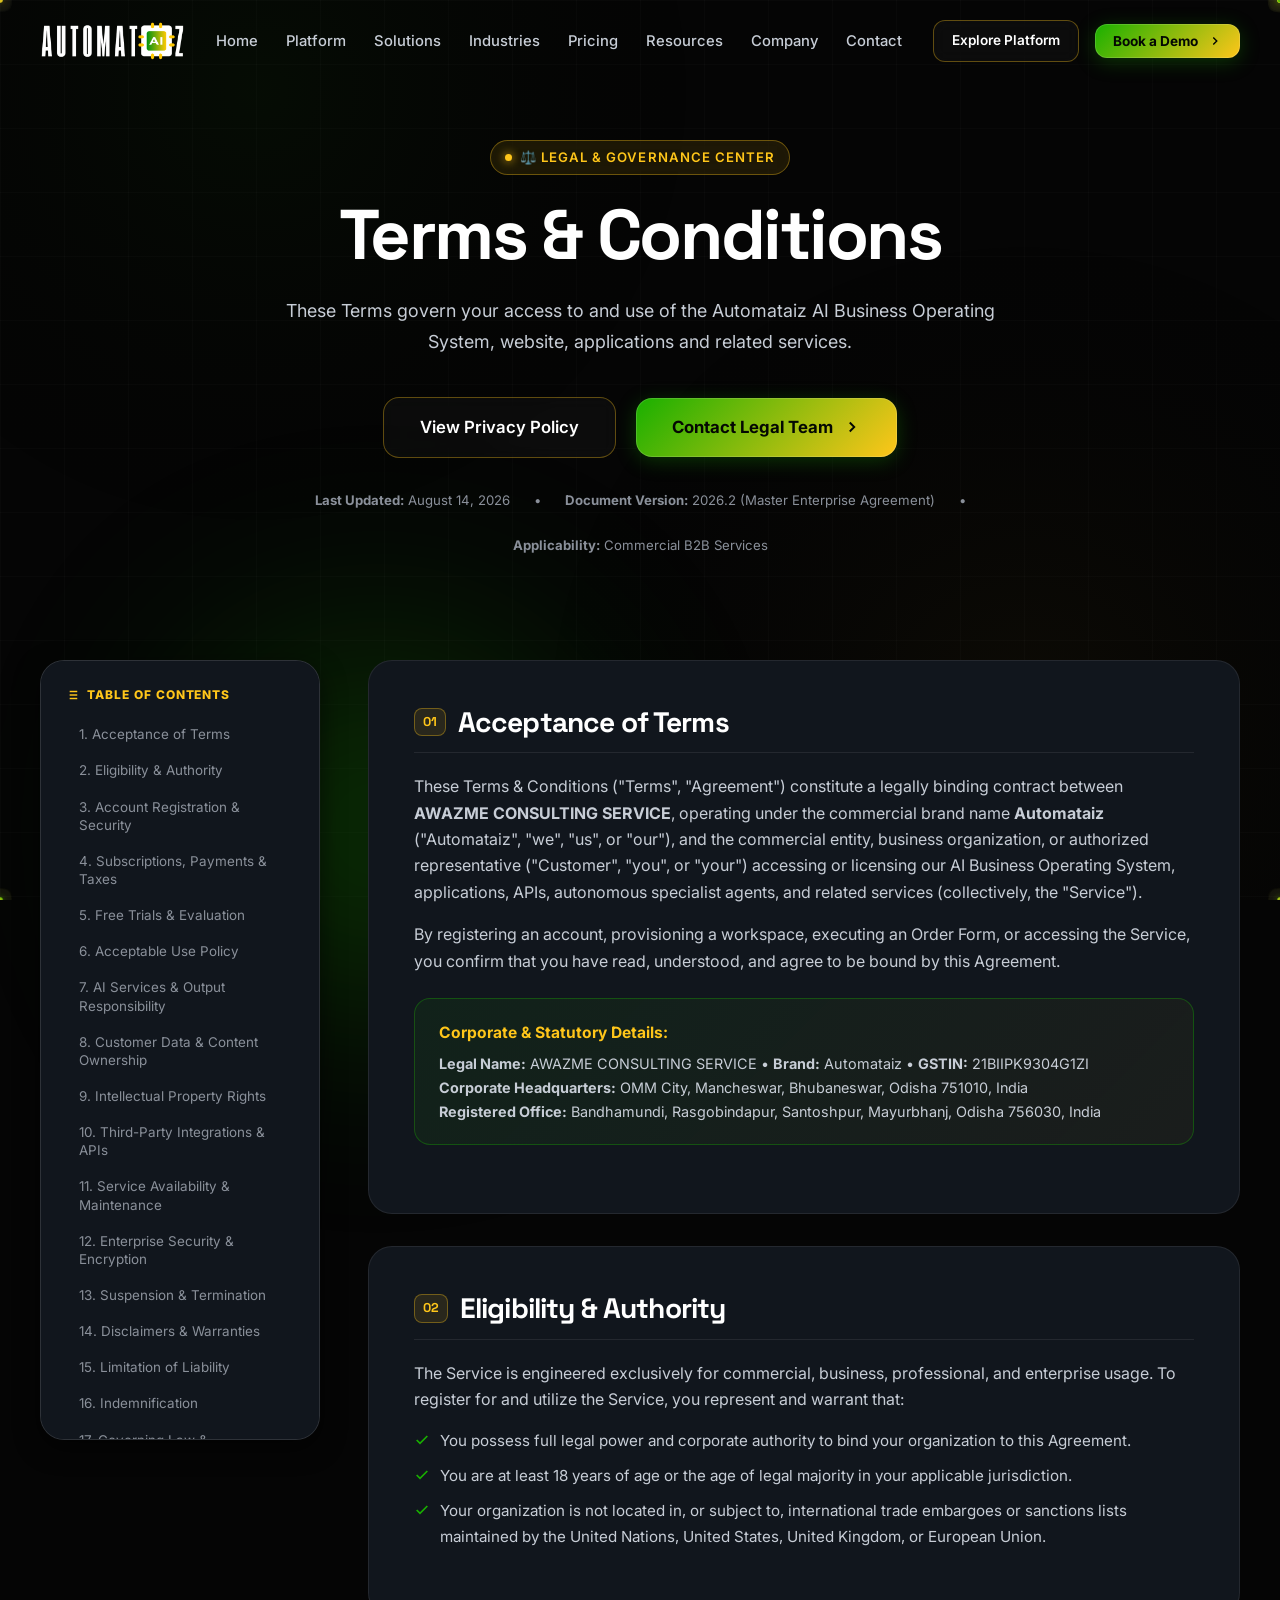
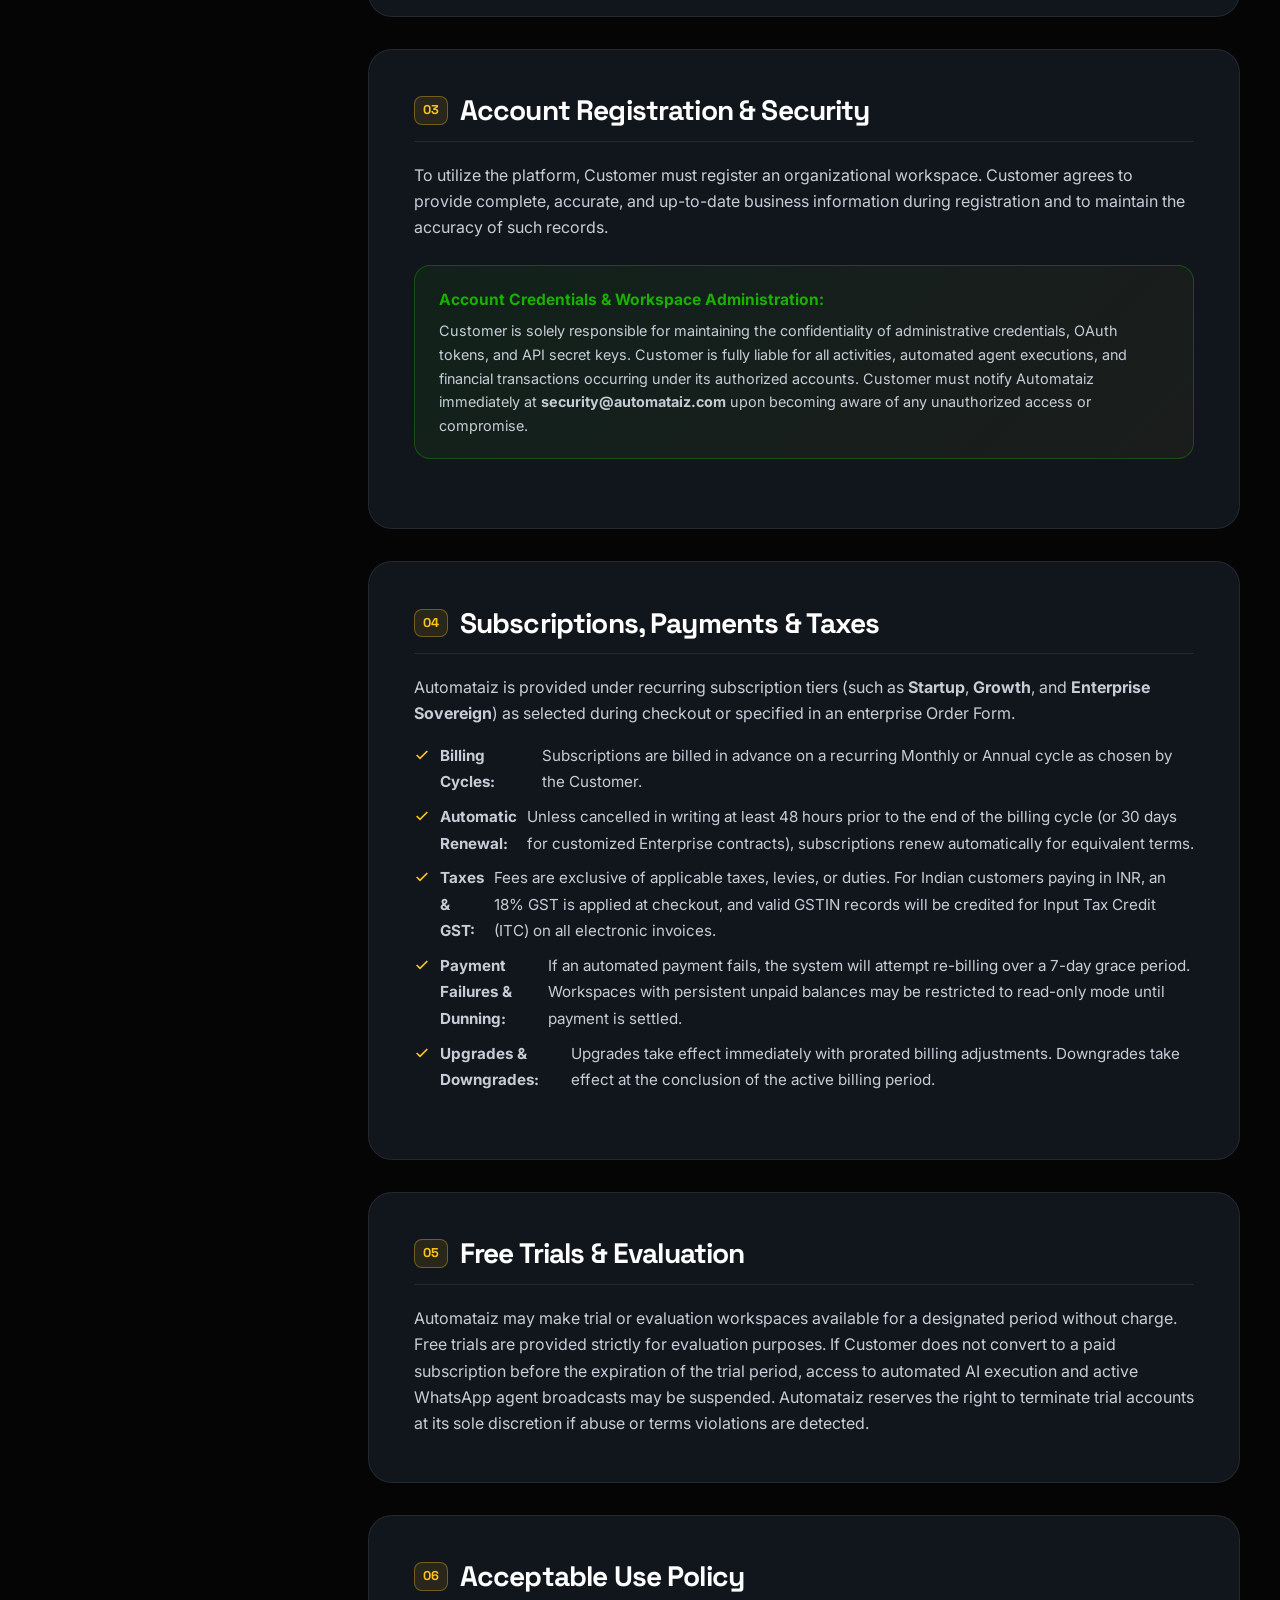
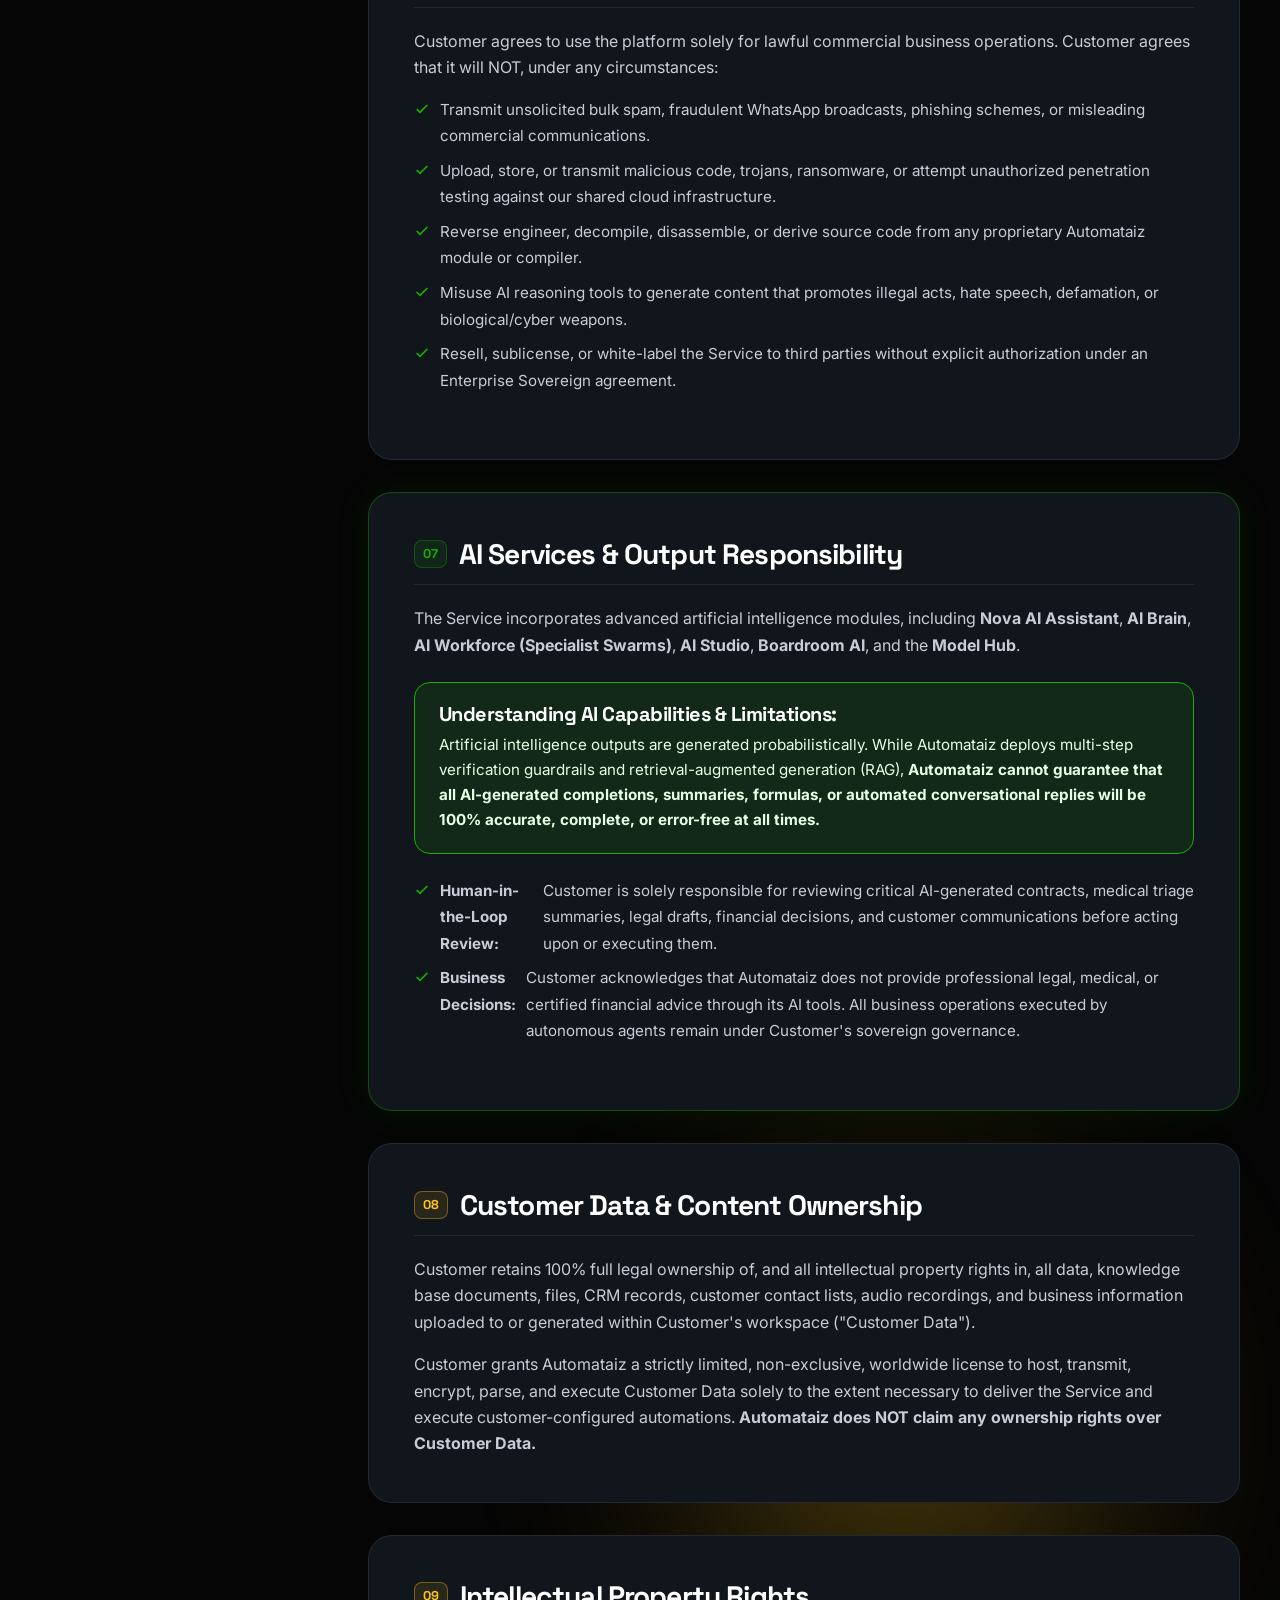
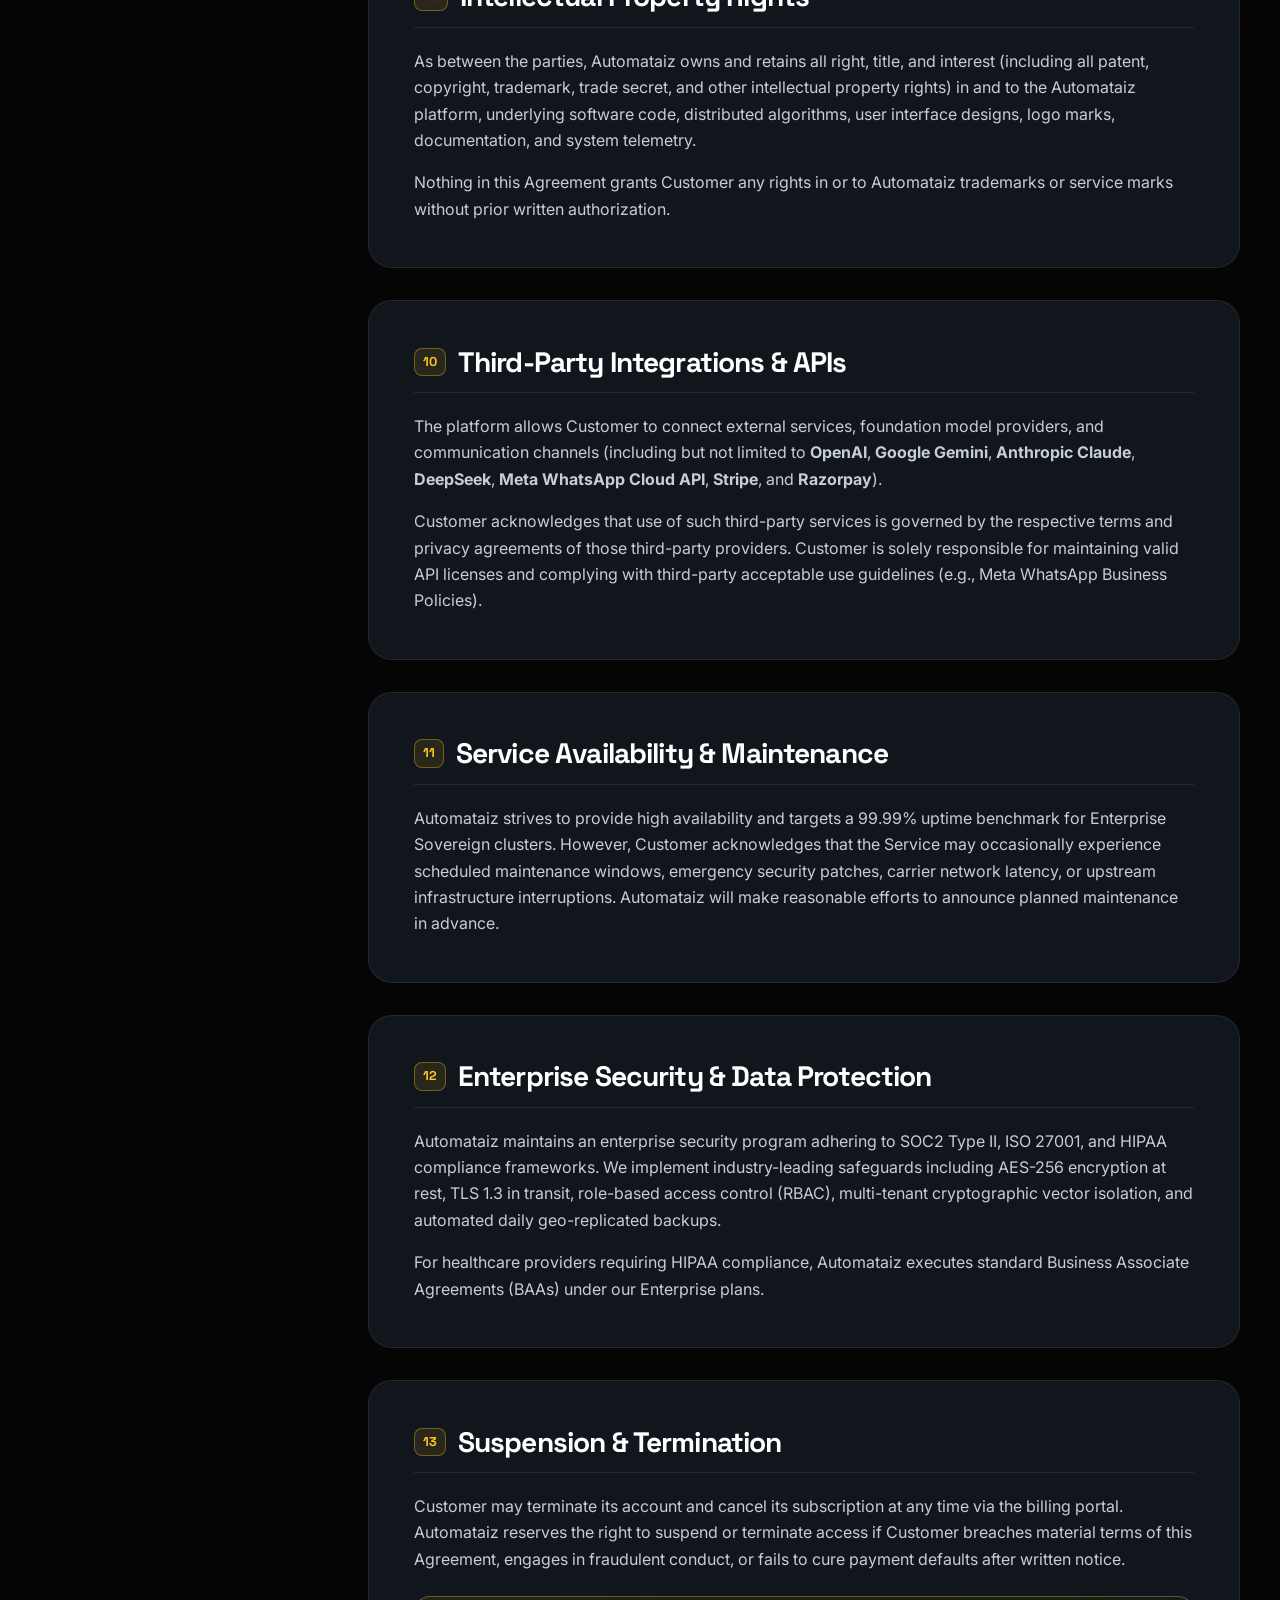
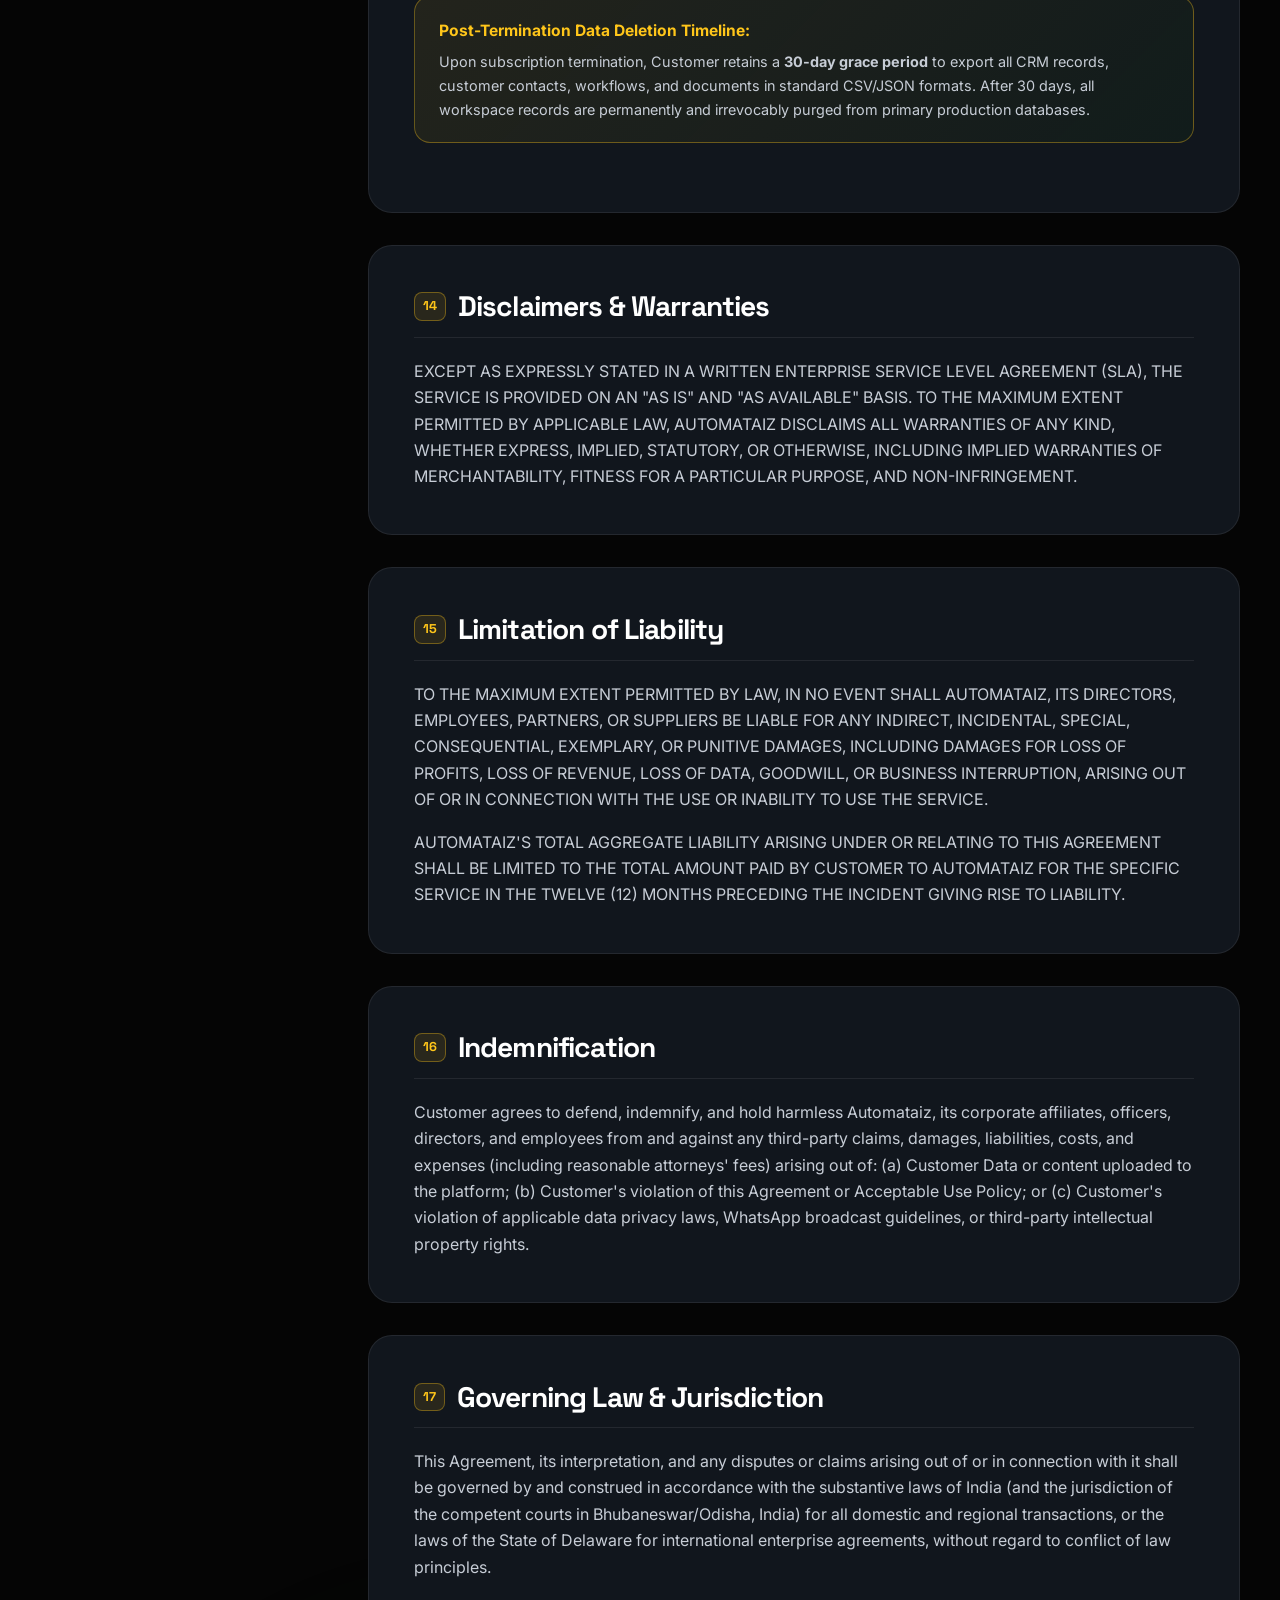
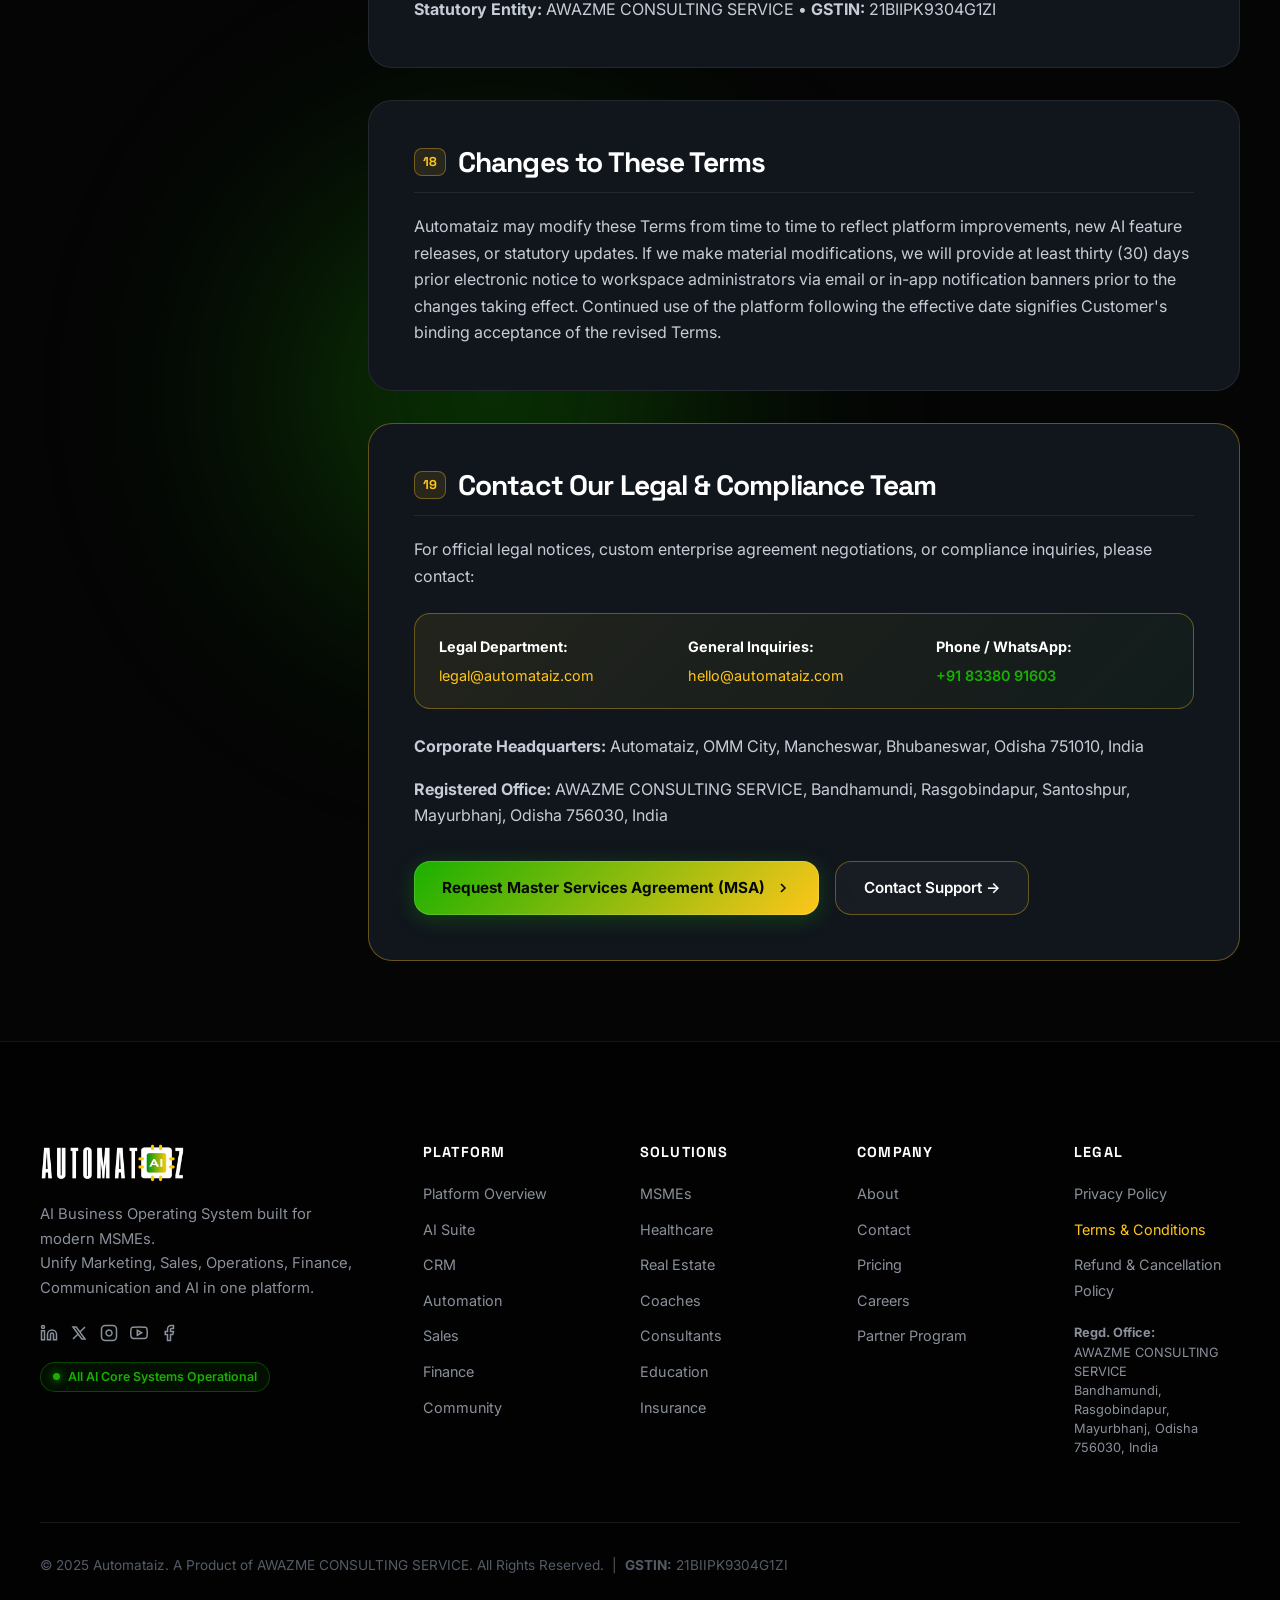
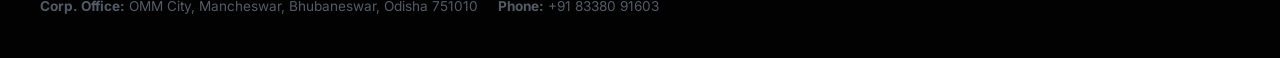
<file: terms.html>
﻿<!DOCTYPE html>
<html lang="en">
<head>
  <meta charset="UTF-8">
  <meta name="viewport" content="width=device-width, initial-scale=1.0">
  <title>Terms & Conditions | AUTOMATAIZ AI Business Operating System</title>
  <meta name="description" content="Official Enterprise Terms and Conditions governing access to and use of the Automataiz AI Business Operating System, APIs, and autonomous agent services.">
  <link rel="canonical" href="https://automataiz.in/terms.html">

  <!-- Open Graph / Social SEO -->
  <meta property="og:type" content="article">
  <meta property="og:url" content="https://automataiz.in/terms.html">
  <meta property="og:title" content="Terms & Conditions | AUTOMATAIZ AI Business Operating System">
  <meta property="og:description" content="Official Enterprise Terms and Conditions governing access to and use of the Automataiz AI Business Operating System, APIs, and autonomous agent services.">
  <meta property="og:image" content="https://automataiz.in/assets/logo.png">

  <!-- Twitter Card -->
  <meta name="twitter:card" content="summary_large_image">
  <meta name="twitter:url" content="https://automataiz.in/terms.html">
  <meta name="twitter:title" content="Terms & Conditions | AUTOMATAIZ AI Business Operating System">
  <meta name="twitter:description" content="Official Enterprise Terms and Conditions governing access to and use of the Automataiz AI Business Operating System, APIs, and autonomous agent services.">
  <meta name="twitter:image" content="https://automataiz.in/assets/logo.png">
  
  <!-- Favicon PNG -->
  <link rel="icon" type="image/png" href="assets/favicon.png">
  <link rel="apple-touch-icon" href="assets/favicon.png">
  <link rel="stylesheet" href="css/style.css">
</head>
<body>

  <!-- Top Reading Progress Indicator -->
  <div class="policy-progress-bar" id="readingProgressBar"></div>

  <div class="bg-grid-overlay"></div>
  <div class="ambient-glow-bg glow-green" style="top: 6%; left: 10%; width: 500px; height: 500px;"></div>
  <div class="ambient-glow-bg glow-yellow" style="top: 45%; right: 8%; width: 550px; height: 550px;"></div>
  <div class="ambient-glow-bg glow-green" style="bottom: 10%; left: 15%; width: 600px; height: 600px;"></div>

  <!-- Header / Navigation -->
  <header class="site-nav">
    <div class="container-wide nav-inner">
      <a href="index.html" class="brand-logo" aria-label="AUTOMATAIZ Home">
        <img src="assets/logo.png" alt="AUTOMATAIZ – The AI Business OS" class="brand-logo-img">
      </a>

      <nav aria-label="Primary Navigation">
        <ul class="nav-menu">
          <li><a href="index.html" class="nav-link">Home</a></li>
          <li><a href="platform.html" class="nav-link">Platform</a></li>
          <li><a href="solutions.html" class="nav-link">Solutions</a></li>
          <li><a href="industries.html" class="nav-link">Industries</a></li>
          <li><a href="pricing.html" class="nav-link">Pricing</a></li>
          <li><a href="resources.html" class="nav-link">Resources</a></li>
          <li><a href="company.html" class="nav-link">Company</a></li>
          <li><a href="contact.html" class="nav-link">Contact</a></li>
        </ul>
      </nav>

      <div class="nav-cta-wrap">
        <a href="platform.html" class="btn btn-secondary btn-sm">Explore Platform</a>
        <button class="btn btn-primary btn-sm btn-book-demo" data-modal="demoModal">
          Book a Demo
          <svg width="14" height="14" viewBox="0 0 24 24" fill="none" stroke="currentColor" stroke-width="2.5"><polyline points="9 18 15 12 9 6"></polyline></svg>
        </button>
        <button class="mobile-toggle" aria-label="Open Navigation Menu">
          <svg width="24" height="24" viewBox="0 0 24 24" fill="none" stroke="currentColor" stroke-width="2"><line x1="3" y1="12" x2="21" y2="12"></line><line x1="3" y1="6" x2="21" y2="6"></line><line x1="3" y1="18" x2="21" y2="18"></line></svg>
        </button>
      </div>
    </div>

    <div class="mobile-drawer">
      <ul class="nav-menu">
        <li><a href="index.html" class="nav-link">Home</a></li>
        <li><a href="platform.html" class="nav-link">Platform</a></li>
        <li><a href="solutions.html" class="nav-link">Solutions</a></li>
        <li><a href="industries.html" class="nav-link">Industries</a></li>
        <li><a href="pricing.html" class="nav-link">Pricing</a></li>
        <li><a href="resources.html" class="nav-link">Resources</a></li>
        <li><a href="company.html" class="nav-link">Company</a></li>
        <li><a href="contact.html" class="nav-link">Contact</a></li>
      </ul>
      <div style="display: flex; flex-direction: column; gap: 12px;">
        <button class="btn btn-primary btn-book-demo" data-modal="demoModal" style="width: 100%;">Book a Demo</button>
      </div>
    </div>
  </header>

  <!-- ====================================================================
       SECTION 01: HERO
       ==================================================================== -->
  <section class="section" style="padding-top: 140px; padding-bottom: 40px;">
    <div class="container text-center">
      <div class="section-header">
        <span class="badge-tag yellow"><span class="pulse-dot yellow"></span> ⚖️ Legal & Governance Center</span>
        <h1 style="margin-bottom: 1.25rem;">Terms & Conditions</h1>
        <p class="lead" style="max-width: 820px; margin: 0 auto 2.5rem;">
          These Terms govern your access to and use of the Automataiz AI Business Operating System, website, applications and related services.
        </p>

        <div class="hero-cta-group" style="margin-bottom: 2rem;">
          <a href="privacy.html" class="btn btn-secondary btn-lg">
            View Privacy Policy
          </a>
          <a href="#contact" class="btn btn-primary btn-lg">
            Contact Legal Team
            <svg width="18" height="18" viewBox="0 0 24 24" fill="none" stroke="currentColor" stroke-width="2.5"><polyline points="9 18 15 12 9 6"></polyline></svg>
          </a>
        </div>

        <div style="display: flex; justify-content: center; gap: 24px; font-size: 0.825rem; color: var(--text-muted); flex-wrap: wrap;">
          <div><strong>Last Updated:</strong> August 14, 2026</div>
          <div>•</div>
          <div><strong>Document Version:</strong> 2026.2 (Master Enterprise Agreement)</div>
          <div>•</div>
          <div><strong>Applicability:</strong> Commercial B2B Services</div>
        </div>
      </div>
    </div>
  </section>

  <!-- ====================================================================
       SECTION 02: STICKY TOC & TERMS CONTENT LAYOUT
       ==================================================================== -->
  <section class="section" style="padding-top: 0; padding-bottom: 80px;">
    <div class="container-wide">
      <div class="policy-layout">
        
        <!-- Left Side Sticky Table of Contents -->
        <aside class="policy-sidebar">
          <div class="policy-toc-title">
            <svg width="14" height="14" viewBox="0 0 24 24" fill="none" stroke="#FFC61A" stroke-width="2.5"><line x1="8" y1="6" x2="21" y2="6"></line><line x1="8" y1="12" x2="21" y2="12"></line><line x1="8" y1="18" x2="21" y2="18"></line><line x1="3" y1="6" x2="3.01" y2="6"></line><line x1="3" y1="12" x2="3.01" y2="12"></line><line x1="3" y1="18" x2="3.01" y2="18"></line></svg>
            Table of Contents
          </div>
          <ul class="policy-toc-list" id="termsToc">
            <li><a href="#acceptance" class="policy-toc-link active">1. Acceptance of Terms</a></li>
            <li><a href="#eligibility" class="policy-toc-link">2. Eligibility & Authority</a></li>
            <li><a href="#accounts" class="policy-toc-link">3. Account Registration & Security</a></li>
            <li><a href="#subscriptions" class="policy-toc-link">4. Subscriptions, Payments & Taxes</a></li>
            <li><a href="#trials" class="policy-toc-link">5. Free Trials & Evaluation</a></li>
            <li><a href="#acceptable-use" class="policy-toc-link">6. Acceptable Use Policy</a></li>
            <li><a href="#ai-services" class="policy-toc-link">7. AI Services & Output Responsibility</a></li>
            <li><a href="#user-content" class="policy-toc-link">8. Customer Data & Content Ownership</a></li>
            <li><a href="#ip" class="policy-toc-link">9. Intellectual Property Rights</a></li>
            <li><a href="#integrations" class="policy-toc-link">10. Third-Party Integrations & APIs</a></li>
            <li><a href="#availability" class="policy-toc-link">11. Service Availability & Maintenance</a></li>
            <li><a href="#security" class="policy-toc-link">12. Enterprise Security & Encryption</a></li>
            <li><a href="#termination" class="policy-toc-link">13. Suspension & Termination</a></li>
            <li><a href="#disclaimers" class="policy-toc-link">14. Disclaimers & Warranties</a></li>
            <li><a href="#liability" class="policy-toc-link">15. Limitation of Liability</a></li>
            <li><a href="#indemnification" class="policy-toc-link">16. Indemnification</a></li>
            <li><a href="#governing-law" class="policy-toc-link">17. Governing Law & Jurisdiction</a></li>
            <li><a href="#updates" class="policy-toc-link">18. Changes to These Terms</a></li>
            <li><a href="#contact" class="policy-toc-link">19. Contact & Legal Notices</a></li>
          </ul>
        </aside>

        <!-- Right Side Comprehensive Legal Agreement Content -->
        <main class="policy-content">
          
          <!-- SECTION 03: ACCEPTANCE OF TERMS -->
          <article class="policy-section" id="acceptance">
            <div class="policy-section-header">
              <span class="policy-section-num">01</span>
              <h2>Acceptance of Terms</h2>
            </div>
            <div class="policy-body">
              <p>
                These Terms & Conditions ("Terms", "Agreement") constitute a legally binding contract between <strong>AWAZME CONSULTING SERVICE</strong>, operating under the commercial brand name <strong>Automataiz</strong> ("Automataiz", "we", "us", or "our"), and the commercial entity, business organization, or authorized representative ("Customer", "you", or "your") accessing or licensing our AI Business Operating System, applications, APIs, autonomous specialist agents, and related services (collectively, the "Service").
              </p>
              <p>
                By registering an account, provisioning a workspace, executing an Order Form, or accessing the Service, you confirm that you have read, understood, and agree to be bound by this Agreement.
              </p>
              
              <div class="policy-callout">
                <strong style="color: #FFC61A;">Corporate & Statutory Details:</strong>
                <p style="margin-top: 6px; font-size: 0.9rem;">
                  <strong>Legal Name:</strong> AWAZME CONSULTING SERVICE &bull; <strong>Brand:</strong> Automataiz &bull; <strong>GSTIN:</strong> 21BIIPK9304G1ZI<br>
                  <strong>Corporate Headquarters:</strong> OMM City, Mancheswar, Bhubaneswar, Odisha 751010, India<br>
                  <strong>Registered Office:</strong> Bandhamundi, Rasgobindapur, Santoshpur, Mayurbhanj, Odisha 756030, India
                </p>
              </div>
            </div>
          </article>

          <!-- SECTION 04: ELIGIBILITY & AUTHORITY -->
          <article class="policy-section" id="eligibility">
            <div class="policy-section-header">
              <span class="policy-section-num">02</span>
              <h2>Eligibility & Authority</h2>
            </div>
            <div class="policy-body">
              <p>
                The Service is engineered exclusively for commercial, business, professional, and enterprise usage. To register for and utilize the Service, you represent and warrant that:
              </p>
              <ul>
                <li><svg width="16" height="16" viewBox="0 0 24 24" fill="none" stroke="#19B000" stroke-width="2.5"><polyline points="20 6 9 17 4 12"></polyline></svg> You possess full legal power and corporate authority to bind your organization to this Agreement.</li>
                <li><svg width="16" height="16" viewBox="0 0 24 24" fill="none" stroke="#19B000" stroke-width="2.5"><polyline points="20 6 9 17 4 12"></polyline></svg> You are at least 18 years of age or the age of legal majority in your applicable jurisdiction.</li>
                <li><svg width="16" height="16" viewBox="0 0 24 24" fill="none" stroke="#19B000" stroke-width="2.5"><polyline points="20 6 9 17 4 12"></polyline></svg> Your organization is not located in, or subject to, international trade embargoes or sanctions lists maintained by the United Nations, United States, United Kingdom, or European Union.</li>
              </ul>
            </div>
          </article>

          <!-- SECTION 05: ACCOUNT REGISTRATION & SECURITY -->
          <article class="policy-section" id="accounts">
            <div class="policy-section-header">
              <span class="policy-section-num">03</span>
              <h2>Account Registration & Security</h2>
            </div>
            <div class="policy-body">
              <p>
                To utilize the platform, Customer must register an organizational workspace. Customer agrees to provide complete, accurate, and up-to-date business information during registration and to maintain the accuracy of such records.
              </p>
              <div class="policy-callout">
                <strong style="color: #19B000;">Account Credentials & Workspace Administration:</strong>
                <p style="margin-top: 6px; font-size: 0.9rem;">
                  Customer is solely responsible for maintaining the confidentiality of administrative credentials, OAuth tokens, and API secret keys. Customer is fully liable for all activities, automated agent executions, and financial transactions occurring under its authorized accounts. Customer must notify Automataiz immediately at <strong>security@automataiz.com</strong> upon becoming aware of any unauthorized access or compromise.
                </p>
              </div>
            </div>
          </article>

          <!-- SECTION 06: SUBSCRIPTIONS, PAYMENTS & BILLING -->
          <article class="policy-section" id="subscriptions">
            <div class="policy-section-header">
              <span class="policy-section-num">04</span>
              <h2>Subscriptions, Payments & Taxes</h2>
            </div>
            <div class="policy-body">
              <p>
                Automataiz is provided under recurring subscription tiers (such as <strong>Startup</strong>, <strong>Growth</strong>, and <strong>Enterprise Sovereign</strong>) as selected during checkout or specified in an enterprise Order Form.
              </p>
              <ul>
                <li><svg width="16" height="16" viewBox="0 0 24 24" fill="none" stroke="#FFC61A" stroke-width="2.5"><polyline points="20 6 9 17 4 12"></polyline></svg> <strong>Billing Cycles:</strong> Subscriptions are billed in advance on a recurring Monthly or Annual cycle as chosen by the Customer.</li>
                <li><svg width="16" height="16" viewBox="0 0 24 24" fill="none" stroke="#FFC61A" stroke-width="2.5"><polyline points="20 6 9 17 4 12"></polyline></svg> <strong>Automatic Renewal:</strong> Unless cancelled in writing at least 48 hours prior to the end of the billing cycle (or 30 days for customized Enterprise contracts), subscriptions renew automatically for equivalent terms.</li>
                <li><svg width="16" height="16" viewBox="0 0 24 24" fill="none" stroke="#FFC61A" stroke-width="2.5"><polyline points="20 6 9 17 4 12"></polyline></svg> <strong>Taxes & GST:</strong> Fees are exclusive of applicable taxes, levies, or duties. For Indian customers paying in INR, an 18% GST is applied at checkout, and valid GSTIN records will be credited for Input Tax Credit (ITC) on all electronic invoices.</li>
                <li><svg width="16" height="16" viewBox="0 0 24 24" fill="none" stroke="#FFC61A" stroke-width="2.5"><polyline points="20 6 9 17 4 12"></polyline></svg> <strong>Payment Failures & Dunning:</strong> If an automated payment fails, the system will attempt re-billing over a 7-day grace period. Workspaces with persistent unpaid balances may be restricted to read-only mode until payment is settled.</li>
                <li><svg width="16" height="16" viewBox="0 0 24 24" fill="none" stroke="#FFC61A" stroke-width="2.5"><polyline points="20 6 9 17 4 12"></polyline></svg> <strong>Upgrades & Downgrades:</strong> Upgrades take effect immediately with prorated billing adjustments. Downgrades take effect at the conclusion of the active billing period.</li>
              </ul>
            </div>
          </article>

          <!-- SECTION 07: FREE TRIALS & EVALUATION -->
          <article class="policy-section" id="trials">
            <div class="policy-section-header">
              <span class="policy-section-num">05</span>
              <h2>Free Trials & Evaluation</h2>
            </div>
            <div class="policy-body">
              <p>
                Automataiz may make trial or evaluation workspaces available for a designated period without charge. Free trials are provided strictly for evaluation purposes. If Customer does not convert to a paid subscription before the expiration of the trial period, access to automated AI execution and active WhatsApp agent broadcasts may be suspended. Automataiz reserves the right to terminate trial accounts at its sole discretion if abuse or terms violations are detected.
              </p>
            </div>
          </article>

          <!-- SECTION 08: ACCEPTABLE USE POLICY -->
          <article class="policy-section" id="acceptable-use">
            <div class="policy-section-header">
              <span class="policy-section-num">06</span>
              <h2>Acceptable Use Policy</h2>
            </div>
            <div class="policy-body">
              <p>
                Customer agrees to use the platform solely for lawful commercial business operations. Customer agrees that it will NOT, under any circumstances:
              </p>
              <ul>
                <li><svg width="16" height="16" viewBox="0 0 24 24" fill="none" stroke="#19B000" stroke-width="2.5"><polyline points="20 6 9 17 4 12"></polyline></svg> Transmit unsolicited bulk spam, fraudulent WhatsApp broadcasts, phishing schemes, or misleading commercial communications.</li>
                <li><svg width="16" height="16" viewBox="0 0 24 24" fill="none" stroke="#19B000" stroke-width="2.5"><polyline points="20 6 9 17 4 12"></polyline></svg> Upload, store, or transmit malicious code, trojans, ransomware, or attempt unauthorized penetration testing against our shared cloud infrastructure.</li>
                <li><svg width="16" height="16" viewBox="0 0 24 24" fill="none" stroke="#19B000" stroke-width="2.5"><polyline points="20 6 9 17 4 12"></polyline></svg> Reverse engineer, decompile, disassemble, or derive source code from any proprietary Automataiz module or compiler.</li>
                <li><svg width="16" height="16" viewBox="0 0 24 24" fill="none" stroke="#19B000" stroke-width="2.5"><polyline points="20 6 9 17 4 12"></polyline></svg> Misuse AI reasoning tools to generate content that promotes illegal acts, hate speech, defamation, or biological/cyber weapons.</li>
                <li><svg width="16" height="16" viewBox="0 0 24 24" fill="none" stroke="#19B000" stroke-width="2.5"><polyline points="20 6 9 17 4 12"></polyline></svg> Resell, sublicense, or white-label the Service to third parties without explicit authorization under an Enterprise Sovereign agreement.</li>
              </ul>
            </div>
          </article>

          <!-- SECTION 09: AI SERVICES & OUTPUT RESPONSIBILITY -->
          <article class="policy-section" id="ai-services" style="border-color: var(--green-border); box-shadow: 0 0 35px var(--green-subtle);">
            <div class="policy-section-header">
              <span class="policy-section-num" style="background: var(--green-subtle); color: #19B000; border-color: var(--green-border);">07</span>
              <h2>AI Services & Output Responsibility</h2>
            </div>
            <div class="policy-body">
              <p>
                The Service incorporates advanced artificial intelligence modules, including <strong>Nova AI Assistant</strong>, <strong>AI Brain</strong>, <strong>AI Workforce (Specialist Swarms)</strong>, <strong>AI Studio</strong>, <strong>Boardroom AI</strong>, and the <strong>Model Hub</strong>.
              </p>

              <div class="policy-callout" style="background: rgba(25,176,0,0.12); border-color: var(--green-primary);">
                <h4 style="color: #FFFFFF; margin-bottom: 6px;">Understanding AI Capabilities & Limitations:</h4>
                <p style="font-size: 0.95rem; color: #E8FFE6; margin-bottom: 0;">
                  Artificial intelligence outputs are generated probabilistically. While Automataiz deploys multi-step verification guardrails and retrieval-augmented generation (RAG), <strong>Automataiz cannot guarantee that all AI-generated completions, summaries, formulas, or automated conversational replies will be 100% accurate, complete, or error-free at all times.</strong>
                </p>
              </div>

              <ul>
                <li><svg width="16" height="16" viewBox="0 0 24 24" fill="none" stroke="#19B000" stroke-width="2.5"><polyline points="20 6 9 17 4 12"></polyline></svg> <strong>Human-in-the-Loop Review:</strong> Customer is solely responsible for reviewing critical AI-generated contracts, medical triage summaries, legal drafts, financial decisions, and customer communications before acting upon or executing them.</li>
                <li><svg width="16" height="16" viewBox="0 0 24 24" fill="none" stroke="#19B000" stroke-width="2.5"><polyline points="20 6 9 17 4 12"></polyline></svg> <strong>Business Decisions:</strong> Customer acknowledges that Automataiz does not provide professional legal, medical, or certified financial advice through its AI tools. All business operations executed by autonomous agents remain under Customer's sovereign governance.</li>
              </ul>
            </div>
          </article>

          <!-- SECTION 10: CUSTOMER DATA & CONTENT OWNERSHIP -->
          <article class="policy-section" id="user-content">
            <div class="policy-section-header">
              <span class="policy-section-num">08</span>
              <h2>Customer Data & Content Ownership</h2>
            </div>
            <div class="policy-body">
              <p>
                Customer retains 100% full legal ownership of, and all intellectual property rights in, all data, knowledge base documents, files, CRM records, customer contact lists, audio recordings, and business information uploaded to or generated within Customer's workspace ("Customer Data").
              </p>
              <p>
                Customer grants Automataiz a strictly limited, non-exclusive, worldwide license to host, transmit, encrypt, parse, and execute Customer Data solely to the extent necessary to deliver the Service and execute customer-configured automations. <strong>Automataiz does NOT claim any ownership rights over Customer Data.</strong>
              </p>
            </div>
          </article>

          <!-- SECTION 11: INTELLECTUAL PROPERTY RIGHTS -->
          <article class="policy-section" id="ip">
            <div class="policy-section-header">
              <span class="policy-section-num">09</span>
              <h2>Intellectual Property Rights</h2>
            </div>
            <div class="policy-body">
              <p>
                As between the parties, Automataiz owns and retains all right, title, and interest (including all patent, copyright, trademark, trade secret, and other intellectual property rights) in and to the Automataiz platform, underlying software code, distributed algorithms, user interface designs, logo marks, documentation, and system telemetry.
              </p>
              <p>
                Nothing in this Agreement grants Customer any rights in or to Automataiz trademarks or service marks without prior written authorization.
              </p>
            </div>
          </article>

          <!-- SECTION 12: THIRD-PARTY INTEGRATIONS & MODEL APIS -->
          <article class="policy-section" id="integrations">
            <div class="policy-section-header">
              <span class="policy-section-num">10</span>
              <h2>Third-Party Integrations & APIs</h2>
            </div>
            <div class="policy-body">
              <p>
                The platform allows Customer to connect external services, foundation model providers, and communication channels (including but not limited to <strong>OpenAI</strong>, <strong>Google Gemini</strong>, <strong>Anthropic Claude</strong>, <strong>DeepSeek</strong>, <strong>Meta WhatsApp Cloud API</strong>, <strong>Stripe</strong>, and <strong>Razorpay</strong>).
              </p>
              <p>
                Customer acknowledges that use of such third-party services is governed by the respective terms and privacy agreements of those third-party providers. Customer is solely responsible for maintaining valid API licenses and complying with third-party acceptable use guidelines (e.g., Meta WhatsApp Business Policies).
              </p>
            </div>
          </article>

          <!-- SECTION 13: SERVICE AVAILABILITY & MAINTENANCE -->
          <article class="policy-section" id="availability">
            <div class="policy-section-header">
              <span class="policy-section-num">11</span>
              <h2>Service Availability & Maintenance</h2>
            </div>
            <div class="policy-body">
              <p>
                Automataiz strives to provide high availability and targets a 99.99% uptime benchmark for Enterprise Sovereign clusters. However, Customer acknowledges that the Service may occasionally experience scheduled maintenance windows, emergency security patches, carrier network latency, or upstream infrastructure interruptions. Automataiz will make reasonable efforts to announce planned maintenance in advance.
              </p>
            </div>
          </article>

          <!-- SECTION 14: ENTERPRISE SECURITY & ENCRYPTION -->
          <article class="policy-section" id="security">
            <div class="policy-section-header">
              <span class="policy-section-num">12</span>
              <h2>Enterprise Security & Data Protection</h2>
            </div>
            <div class="policy-body">
              <p>
                Automataiz maintains an enterprise security program adhering to SOC2 Type II, ISO 27001, and HIPAA compliance frameworks. We implement industry-leading safeguards including AES-256 encryption at rest, TLS 1.3 in transit, role-based access control (RBAC), multi-tenant cryptographic vector isolation, and automated daily geo-replicated backups.
              </p>
              <p>
                For healthcare providers requiring HIPAA compliance, Automataiz executes standard Business Associate Agreements (BAAs) under our Enterprise plans.
              </p>
            </div>
          </article>

          <!-- SECTION 15: SUSPENSION & TERMINATION -->
          <article class="policy-section" id="termination">
            <div class="policy-section-header">
              <span class="policy-section-num">13</span>
              <h2>Suspension & Termination</h2>
            </div>
            <div class="policy-body">
              <p>
                Customer may terminate its account and cancel its subscription at any time via the billing portal. Automataiz reserves the right to suspend or terminate access if Customer breaches material terms of this Agreement, engages in fraudulent conduct, or fails to cure payment defaults after written notice.
              </p>
              <div class="policy-callout yellow">
                <strong style="color: #FFC61A;">Post-Termination Data Deletion Timeline:</strong>
                <p style="margin-top: 6px; font-size: 0.9rem;">
                  Upon subscription termination, Customer retains a <strong>30-day grace period</strong> to export all CRM records, customer contacts, workflows, and documents in standard CSV/JSON formats. After 30 days, all workspace records are permanently and irrevocably purged from primary production databases.
                </p>
              </div>
            </div>
          </article>

          <!-- SECTION 16: DISCLAIMERS & WARRANTIES -->
          <article class="policy-section" id="disclaimers">
            <div class="policy-section-header">
              <span class="policy-section-num">14</span>
              <h2>Disclaimers & Warranties</h2>
            </div>
            <div class="policy-body">
              <p>
                EXCEPT AS EXPRESSLY STATED IN A WRITTEN ENTERPRISE SERVICE LEVEL AGREEMENT (SLA), THE SERVICE IS PROVIDED ON AN "AS IS" AND "AS AVAILABLE" BASIS. TO THE MAXIMUM EXTENT PERMITTED BY APPLICABLE LAW, AUTOMATAIZ DISCLAIMS ALL WARRANTIES OF ANY KIND, WHETHER EXPRESS, IMPLIED, STATUTORY, OR OTHERWISE, INCLUDING IMPLIED WARRANTIES OF MERCHANTABILITY, FITNESS FOR A PARTICULAR PURPOSE, AND NON-INFRINGEMENT.
              </p>
            </div>
          </article>

          <!-- SECTION 17: LIMITATION OF LIABILITY -->
          <article class="policy-section" id="liability">
            <div class="policy-section-header">
              <span class="policy-section-num">15</span>
              <h2>Limitation of Liability</h2>
            </div>
            <div class="policy-body">
              <p>
                TO THE MAXIMUM EXTENT PERMITTED BY LAW, IN NO EVENT SHALL AUTOMATAIZ, ITS DIRECTORS, EMPLOYEES, PARTNERS, OR SUPPLIERS BE LIABLE FOR ANY INDIRECT, INCIDENTAL, SPECIAL, CONSEQUENTIAL, EXEMPLARY, OR PUNITIVE DAMAGES, INCLUDING DAMAGES FOR LOSS OF PROFITS, LOSS OF REVENUE, LOSS OF DATA, GOODWILL, OR BUSINESS INTERRUPTION, ARISING OUT OF OR IN CONNECTION WITH THE USE OR INABILITY TO USE THE SERVICE.
              </p>
              <p>
                AUTOMATAIZ'S TOTAL AGGREGATE LIABILITY ARISING UNDER OR RELATING TO THIS AGREEMENT SHALL BE LIMITED TO THE TOTAL AMOUNT PAID BY CUSTOMER TO AUTOMATAIZ FOR THE SPECIFIC SERVICE IN THE TWELVE (12) MONTHS PRECEDING THE INCIDENT GIVING RISE TO LIABILITY.
              </p>
            </div>
          </article>

          <!-- SECTION 18: INDEMNIFICATION -->
          <article class="policy-section" id="indemnification">
            <div class="policy-section-header">
              <span class="policy-section-num">16</span>
              <h2>Indemnification</h2>
            </div>
            <div class="policy-body">
              <p>
                Customer agrees to defend, indemnify, and hold harmless Automataiz, its corporate affiliates, officers, directors, and employees from and against any third-party claims, damages, liabilities, costs, and expenses (including reasonable attorneys' fees) arising out of: (a) Customer Data or content uploaded to the platform; (b) Customer's violation of this Agreement or Acceptable Use Policy; or (c) Customer's violation of applicable data privacy laws, WhatsApp broadcast guidelines, or third-party intellectual property rights.
              </p>
            </div>
          </article>

          <!-- SECTION 19: GOVERNING LAW & JURISDICTION -->
          <article class="policy-section" id="governing-law">
            <div class="policy-section-header">
              <span class="policy-section-num">17</span>
              <h2>Governing Law & Jurisdiction</h2>
            </div>
            <div class="policy-body">
              <p>
                This Agreement, its interpretation, and any disputes or claims arising out of or in connection with it shall be governed by and construed in accordance with the substantive laws of India (and the jurisdiction of the competent courts in Bhubaneswar/Odisha, India) for all domestic and regional transactions, or the laws of the State of Delaware for international enterprise agreements, without regard to conflict of law principles.
              </p>
              <p>
                <strong>Statutory Entity:</strong> AWAZME CONSULTING SERVICE &bull; <strong>GSTIN:</strong> 21BIIPK9304G1ZI
              </p>
            </div>
          </article>

          <!-- SECTION 20: CHANGES TO THESE TERMS -->
          <article class="policy-section" id="updates">
            <div class="policy-section-header">
              <span class="policy-section-num">18</span>
              <h2>Changes to These Terms</h2>
            </div>
            <div class="policy-body">
              <p>
                Automataiz may modify these Terms from time to time to reflect platform improvements, new AI feature releases, or statutory updates. If we make material modifications, we will provide at least thirty (30) days prior electronic notice to workspace administrators via email or in-app notification banners prior to the changes taking effect. Continued use of the platform following the effective date signifies Customer's binding acceptance of the revised Terms.
              </p>
            </div>
          </article>

          <!-- SECTION 21: CONTACT & LEGAL NOTICES -->
          <article class="policy-section" id="contact" style="border-color: var(--yellow-border);">
            <div class="policy-section-header">
              <span class="policy-section-num" style="background: var(--yellow-subtle); color: #FFC61A; border-color: var(--yellow-border);">19</span>
              <h2>Contact Our Legal & Compliance Team</h2>
            </div>
            <div class="policy-body">
              <p>
                For official legal notices, custom enterprise agreement negotiations, or compliance inquiries, please contact:
              </p>

              <div class="policy-callout yellow" style="margin-top: 1.5rem;">
                <div style="display: grid; grid-template-columns: repeat(auto-fit, minmax(200px, 1fr)); gap: 16px; font-size: 0.9rem;">
                  <div>
                    <strong style="color: #FFFFFF; display: block; margin-bottom: 4px;">Legal Department:</strong>
                    <a href="mailto:legal@automataiz.com" style="color: #FFC61A;">legal@automataiz.com</a>
                  </div>
                  <div>
                    <strong style="color: #FFFFFF; display: block; margin-bottom: 4px;">General Inquiries:</strong>
                    <a href="mailto:hello@automataiz.com" style="color: #FFC61A;">hello@automataiz.com</a>
                  </div>
                  <div>
                    <strong style="color: #FFFFFF; display: block; margin-bottom: 4px;">Phone / WhatsApp:</strong>
                    <a href="tel:+918338091603" style="color: #19B000; font-weight: 600;">+91 83380 91603</a>
                  </div>
                </div>
              </div>

              <div style="margin-top: 1.5rem; font-size: 0.875rem; color: var(--text-secondary); line-height: 1.6;">
                <p><strong>Corporate Headquarters:</strong> Automataiz, OMM City, Mancheswar, Bhubaneswar, Odisha 751010, India</p>
                <p><strong>Registered Office:</strong> AWAZME CONSULTING SERVICE, Bandhamundi, Rasgobindapur, Santoshpur, Mayurbhanj, Odisha 756030, India</p>
              </div>

              <div style="margin-top: 2rem; display: flex; gap: 16px; flex-wrap: wrap;">
                <button class="btn btn-primary btn-book-demo" data-modal="demoModal">
                  Request Master Services Agreement (MSA)
                  <svg width="16" height="16" viewBox="0 0 24 24" fill="none" stroke="currentColor" stroke-width="2.5"><polyline points="9 18 15 12 9 6"></polyline></svg>
                </button>
                <a href="contact.html" class="btn btn-secondary">
                  Contact Support →
                </a>
              </div>
            </div>
          </article>

        </main>
      </div>
    </div>
  </section>

  <!-- Master Footer -->
  <footer class="site-footer">
    <div class="container-wide">
      <div class="footer-grid">
        <!-- Col 1: Brand Info -->
        <div class="footer-brand">
          <a href="index.html" class="brand-logo" style="margin-bottom: 16px;" aria-label="AUTOMATAIZ Home">
            <img src="assets/logo.png" alt="AUTOMATAIZ – The AI Business OS" class="brand-logo-img">
          </a>
          <p>
            AI Business Operating System built for modern MSMEs.<br>
            Unify Marketing, Sales, Operations, Finance, Communication and AI in one platform.
          </p>
          <div style="display: flex; gap: 12px; margin: 1.25rem 0;">
            <a href="https://linkedin.com/company/automataiz" target="_blank" rel="noopener noreferrer" aria-label="LinkedIn" style="color: var(--text-muted); transition: color 0.2s;"><svg width="18" height="18" viewBox="0 0 24 24" fill="none" stroke="currentColor" stroke-width="2"><path d="M16 8a6 6 0 0 1 6 6v7h-4v-7a2 2 0 0 0-2-2 2 2 0 0 0-2 2v7h-4v-7a6 6 0 0 1 6-6z"></path><rect x="2" y="9" width="4" height="12"></rect><circle cx="4" cy="4" r="2"></circle></svg></a>
            <a href="https://x.com/Automataiz" target="_blank" rel="noopener noreferrer" aria-label="X (Twitter)" style="color: var(--text-muted); transition: color 0.2s;"><svg width="18" height="18" viewBox="0 0 24 24" fill="none" stroke="currentColor" stroke-width="2"><path d="M4 4l11.733 16h4.267l-11.733 -16z"/><path d="M4 20l6.768 -6.768m2.46 -2.46l6.772 -6.772"/></svg></a>
            <a href="https://instagram.com/automataiz.saas" target="_blank" rel="noopener noreferrer" aria-label="Instagram" style="color: var(--text-muted); transition: color 0.2s;"><svg width="18" height="18" viewBox="0 0 24 24" fill="none" stroke="currentColor" stroke-width="2"><rect x="2" y="2" width="20" height="20" rx="5" ry="5"></rect><path d="M16 11.37A4 4 0 1 1 12.63 8 4 4 0 0 1 16 11.37z"></path><line x1="17.5" y1="6.5" x2="17.51" y2="6.5"></line></svg></a>
            <a href="https://youtube.com/channel/UCzLu81z2ZEkQi4cWU3501CA" target="_blank" rel="noopener noreferrer" aria-label="YouTube" style="color: var(--text-muted); transition: color 0.2s;"><svg width="18" height="18" viewBox="0 0 24 24" fill="none" stroke="currentColor" stroke-width="2"><path d="M22.54 6.42a2.78 2.78 0 0 0-1.94-2C18.88 4 12 4 12 4s-6.88 0-8.6.46a2.78 2.78 0 0 0-1.94 2A29 29 0 0 0 1 11.75a29 29 0 0 0 .46 5.33A2.78 2.78 0 0 0 3.4 19c1.72.46 8.6.46 8.6.46s6.88 0 8.6-.46a2.78 2.78 0 0 0 1.94-2 29 29 0 0 0 .46-5.25 29 29 0 0 0-.46-5.33z"></path><polygon points="9.75 15.02 15.5 11.75 9.75 8.48 9.75 15.02"></polygon></svg></a>
            <a href="https://facebook.com/automataiz" target="_blank" rel="noopener noreferrer" aria-label="Facebook" style="color: var(--text-muted); transition: color 0.2s;"><svg width="18" height="18" viewBox="0 0 24 24" fill="none" stroke="currentColor" stroke-width="2"><path d="M18 2h-3a5 5 0 0 0-5 5v3H7v4h3v8h4v-8h3l1-4h-4V7a1 1 0 0 1 1-1h3z"></path></svg></a>
          </div>
          <div class="system-status">
            <span class="pulse-dot"></span>
            <span>All AI Core Systems Operational</span>
          </div>
        </div>

        <!-- Col 2: Platform -->
        <div class="footer-col">
          <h4>Platform</h4>
          <ul class="footer-links">
            <li><a href="platform.html">Platform Overview</a></li>
            <li><a href="platform.html#ai">AI Suite</a></li>
            <li><a href="platform.html#crm">CRM</a></li>
            <li><a href="platform.html#automation">Automation</a></li>
            <li><a href="platform.html#sales">Sales</a></li>
            <li><a href="platform.html#finance">Finance</a></li>
            <li><a href="platform.html#community">Community</a></li>
          </ul>
        </div>

        <!-- Col 3: Solutions -->
        <div class="footer-col">
          <h4>Solutions</h4>
          <ul class="footer-links">
            <li><a href="solutions.html#msmes">MSMEs</a></li>
            <li><a href="solutions.html#healthcare">Healthcare</a></li>
            <li><a href="solutions.html#realestate">Real Estate</a></li>
            <li><a href="solutions.html#coaches">Coaches</a></li>
            <li><a href="solutions.html#consultants">Consultants</a></li>
            <li><a href="solutions.html#education">Education</a></li>
            <li><a href="solutions.html#insurance">Insurance</a></li>
          </ul>
        </div>

        <!-- Col 4: Company -->
        <div class="footer-col">
          <h4>Company</h4>
          <ul class="footer-links">
            <li><a href="company.html">About</a></li>
            <li><a href="contact.html">Contact</a></li>
            <li><a href="pricing.html">Pricing</a></li>
            <li><a href="company.html#careers">Careers</a></li>
            <li><a href="contact.html#partner">Partner Program</a></li>
          </ul>
        </div>

        <!-- Col 5: Legal -->
        <div class="footer-col">
          <h4>Legal</h4>
          <ul class="footer-links">
            <li><a href="privacy.html">Privacy Policy</a></li>
            <li><a href="terms.html" style="color: var(--yellow-primary);">Terms & Conditions</a></li>
            <li><a href="refund.html">Refund & Cancellation Policy</a></li>
          </ul>
          <div style="margin-top: 1.25rem; font-size: 0.8rem; color: var(--text-muted); line-height: 1.5;">
            <strong>Regd. Office:</strong><br>
            AWAZME CONSULTING SERVICE<br>
            Bandhamundi, Rasgobindapur, Mayurbhanj, Odisha 756030, India
          </div>
        </div>
      </div>

      <!-- Bottom Bar -->
      <div class="footer-bottom">
        <div>
          © 2025 Automataiz. A Product of AWAZME CONSULTING SERVICE. All Rights Reserved. &nbsp;|&nbsp; <strong>GSTIN:</strong> 21BIIPK9304G1ZI
        </div>
        <div style="display: flex; gap: 20px; flex-wrap: wrap;">
          <span><strong>Corp. Office:</strong> OMM City, Mancheswar, Bhubaneswar, Odisha 751010</span>
          <span><strong>Phone:</strong> <a href="tel:+918338091603" style="color: inherit;">+91 83380 91603</a></span>
        </div>
      </div>
    </div>
  </footer>

  <script src="js/particles.js"></script>
  <script src="js/main.js"></script>
  <script src="js/dashboard.js"></script>

  <!-- Scrollspy & Reading Progress Tracker Script -->
  <script>
    document.addEventListener('DOMContentLoaded', () => {
      const progressBar = document.getElementById('readingProgressBar');
      const sections = document.querySelectorAll('.policy-section');
      const tocLinks = document.querySelectorAll('.policy-toc-link');

      // 1. Reading Progress Bar
      window.addEventListener('scroll', () => {
        const totalHeight = document.documentElement.scrollHeight - window.innerHeight;
        const progress = totalHeight > 0 ? (window.scrollY / totalHeight) * 100 : 0;
        if (progressBar) {
          progressBar.style.width = Math.min(100, Math.max(0, progress)) + '%';
        }
      }, { passive: true });

      // 2. Active TOC Scrollspy
      const observer = new IntersectionObserver((entries) => {
        entries.forEach(entry => {
          if (entry.isIntersecting) {
            const id = entry.target.getAttribute('id');
            tocLinks.forEach(link => {
              const href = link.getAttribute('href').replace('#', '');
              if (href === id) {
                tocLinks.forEach(l => l.classList.remove('active'));
                link.classList.add('active');
              }
            });
          }
        });
      }, {
        rootMargin: '-100px 0px -60% 0px',
        threshold: 0
      });

      sections.forEach(section => observer.observe(section));
    });
  </script>
</body>
</html>
</file>
<file: css/style.css>
/* ====================================================================
   AUTOMATAIZ – THE AI BUSINESS OPERATING SYSTEM
   MASTER STYLESHEET (css/style.css)
   Aesthetic: 40% NVIDIA | 25% Linear | 20% Apple | 15% Automataiz
   Strict Colors: Black (#050505), Greens (#19B000, #4CAF00, #9ACD00), Mustard (#FFC61A, #FFD43B, #FFE066)
   Strictly NO Blue, NO Cyan, NO Purple, NO Pink.
   ==================================================================== */

@import url('https://fonts.googleapis.com/css2?family=Inter:wght@300;400;500;600;700;800&family=Space+Grotesk:wght@400;500;600;700&display=swap');

/* --- CSS Variables & Design Tokens --- */
:root {
  /* Backgrounds */
  --bg-primary: #050505;
  --bg-secondary: #0D1117;
  --bg-surface: #11161D;
  --bg-surface-elevated: #161D26;
  --bg-glass: rgba(255, 255, 255, 0.035);
  --bg-glass-card: rgba(17, 22, 29, 0.65);
  --bg-glass-card-hover: rgba(22, 29, 38, 0.85);

  /* Primary Brand Greens */
  --green-primary: #19B000;
  --green-secondary: #4CAF00;
  --green-accent: #9ACD00;
  --green-glow: rgba(25, 176, 0, 0.28);
  --green-glow-strong: rgba(25, 176, 0, 0.50);
  --green-subtle: rgba(25, 176, 0, 0.10);
  --green-border: rgba(25, 176, 0, 0.35);

  /* Primary Mustard & Yellows */
  --yellow-primary: #FFC61A;
  --yellow-golden: #FFD43B;
  --yellow-soft: #FFE066;
  --yellow-glow: rgba(255, 198, 26, 0.25);
  --yellow-subtle: rgba(255, 198, 26, 0.10);
  --yellow-border: rgba(255, 198, 26, 0.35);

  /* Text Hierarchy */
  --text-primary: #FFFFFF;
  --text-secondary: #C7CDD6;
  --text-muted: #8A909A;
  --text-dim: #545B67;
  --text-inverse: #050505;

  /* Borders & Glass */
  --border-subtle: rgba(255, 255, 255, 0.08);
  --border-glass: rgba(255, 255, 255, 0.12);
  --border-glow-green: rgba(25, 176, 0, 0.45);
  --border-glow-yellow: rgba(255, 198, 26, 0.45);

  /* Gradients */
  --grad-brand: linear-gradient(135deg, #19B000 0%, #FFC61A 100%);
  --grad-brand-soft: linear-gradient(135deg, #2FAF00 0%, #FFE066 100%);
  --grad-brand-reverse: linear-gradient(135deg, #FFC61A 0%, #19B000 100%);
  --grad-green-fade: linear-gradient(180deg, rgba(25, 176, 0, 0.20) 0%, transparent 100%);
  --grad-yellow-fade: linear-gradient(180deg, rgba(255, 198, 26, 0.15) 0%, transparent 100%);
  --grad-dark-card: linear-gradient(180deg, rgba(255, 255, 255, 0.05) 0%, rgba(255, 255, 255, 0.01) 100%);

  /* Typography */
  --font-heading: 'Space Grotesk', -apple-system, BlinkMacSystemFont, 'Segoe UI', Roboto, sans-serif;
  --font-body: 'Inter', -apple-system, BlinkMacSystemFont, 'Segoe UI', Roboto, sans-serif;

  /* Shadows */
  --shadow-sm: 0 2px 8px rgba(0, 0, 0, 0.4);
  --shadow-md: 0 8px 24px rgba(0, 0, 0, 0.6);
  --shadow-lg: 0 16px 48px rgba(0, 0, 0, 0.8);
  --shadow-green: 0 10px 30px rgba(25, 176, 0, 0.25);
  --shadow-yellow: 0 10px 30px rgba(255, 198, 26, 0.20);
  --shadow-glow: 0 0 50px rgba(25, 176, 0, 0.15), 0 0 80px rgba(255, 198, 26, 0.10);

  /* Transitions */
  --transition-fast: 0.18s cubic-bezier(0.16, 1, 0.3, 1);
  --transition-smooth: 0.35s cubic-bezier(0.16, 1, 0.3, 1);
  --transition-slow: 0.6s cubic-bezier(0.16, 1, 0.3, 1);

  /* Radius */
  --radius-sm: 8px;
  --radius-md: 12px;
  --radius-lg: 16px;
  --radius-xl: 24px;
  --radius-full: 9999px;

  /* Max Widths */
  --container-max: 1280px;
  --container-wide: 1440px;
}

/* --- Base & Reset --- */
*, *::before, *::after {
  box-sizing: border-box;
  margin: 0;
  padding: 0;
}

html {
  scroll-behavior: smooth;
  font-size: 16px;
  background-color: var(--bg-primary);
  color: var(--text-primary);
  color-scheme: dark;
  -webkit-font-smoothing: antialiased;
  -moz-osx-font-smoothing: grayscale;
}

body {
  font-family: var(--font-body);
  background-color: var(--bg-primary);
  color: var(--text-secondary);
  line-height: 1.6;
  overflow-x: hidden;
  position: relative;
  min-height: 100vh;
}

/* Custom Scrollbar */
::-webkit-scrollbar {
  width: 8px;
  height: 8px;
}
::-webkit-scrollbar-track {
  background: var(--bg-primary);
}
::-webkit-scrollbar-thumb {
  background: rgba(255, 255, 255, 0.15);
  border-radius: var(--radius-full);
}
::-webkit-scrollbar-thumb:hover {
  background: var(--green-primary);
}

::selection {
  background: var(--green-primary);
  color: #000000;
}

/* --- Typography --- */
h1, h2, h3, h4, h5, h6 {
  font-family: var(--font-heading);
  color: var(--text-primary);
  font-weight: 700;
  line-height: 1.15;
  letter-spacing: -0.025em;
}

h1 {
  font-size: clamp(2.5rem, 5.5vw, 4.5rem);
  letter-spacing: -0.035em;
}

h2 {
  font-size: clamp(1.85rem, 3.8vw, 3rem);
  letter-spacing: -0.03em;
}

h3 {
  font-size: clamp(1.35rem, 2.2vw, 1.85rem);
}

h4 {
  font-size: 1.25rem;
}

p {
  color: var(--text-secondary);
  font-size: 1rem;
  line-height: 1.65;
}

p.lead {
  font-size: clamp(1.05rem, 1.4vw, 1.25rem);
  color: var(--text-secondary);
  line-height: 1.7;
}

a {
  color: inherit;
  text-decoration: none;
  transition: color var(--transition-fast);
}

img, svg {
  display: block;
  max-width: 100%;
}

/* --- Layout & Utilities --- */
.container {
  width: 100%;
  max-width: var(--container-max);
  margin-left: auto;
  margin-right: auto;
  padding-left: clamp(1.25rem, 4vw, 2.5rem);
  padding-right: clamp(1.25rem, 4vw, 2.5rem);
}

.container-wide {
  width: 100%;
  max-width: var(--container-wide);
  margin-left: auto;
  margin-right: auto;
  padding-left: clamp(1.25rem, 4vw, 2.5rem);
  padding-right: clamp(1.25rem, 4vw, 2.5rem);
}

.section {
  padding-top: clamp(4.5rem, 9vw, 8.5rem);
  padding-bottom: clamp(4.5rem, 9vw, 8.5rem);
  position: relative;
  z-index: 2;
}

.section-tight {
  padding-top: clamp(3rem, 6vw, 5rem);
  padding-bottom: clamp(3rem, 6vw, 5rem);
}

.section-header {
  text-align: center;
  max-width: 780px;
  margin: 0 auto clamp(2.5rem, 5vw, 4.5rem);
}

.section-header.text-left {
  text-align: left;
  margin-left: 0;
}

/* Eyebrow / Pill Badge */
.badge-tag {
  display: inline-flex;
  align-items: center;
  gap: 8px;
  padding: 6px 14px;
  border-radius: var(--radius-full);
  background: var(--bg-glass);
  border: 1px solid var(--border-glass);
  font-size: 0.825rem;
  font-weight: 600;
  text-transform: uppercase;
  letter-spacing: 0.08em;
  color: var(--yellow-primary);
  margin-bottom: 1.25rem;
  backdrop-filter: blur(12px);
  -webkit-backdrop-filter: blur(12px);
}

.badge-tag.green {
  color: var(--green-primary);
  border-color: var(--green-border);
  background: var(--green-subtle);
}

.badge-tag.yellow {
  color: var(--yellow-primary);
  border-color: var(--yellow-border);
  background: var(--yellow-subtle);
}

.pulse-dot {
  width: 7px;
  height: 7px;
  border-radius: 50%;
  background: var(--green-primary);
  box-shadow: 0 0 10px var(--green-primary);
  animation: pulseGlow 2s infinite ease-in-out;
}

.pulse-dot.yellow {
  background: var(--yellow-primary);
  box-shadow: 0 0 10px var(--yellow-primary);
}

@keyframes pulseGlow {
  0%, 100% { opacity: 1; transform: scale(1); }
  50% { opacity: 0.4; transform: scale(0.85); }
}

/* Background Ambient Lighting Canvas & Shaders */
#ambient-canvas {
  position: fixed;
  top: 0;
  left: 0;
  width: 100vw;
  height: 100vh;
  pointer-events: none;
  z-index: 0;
}

.ambient-glow-bg {
  position: absolute;
  pointer-events: none;
  z-index: 1;
  filter: blur(120px);
  opacity: 0.45;
  border-radius: 50%;
}

.glow-green {
  background: radial-gradient(circle, var(--green-primary) 0%, transparent 70%);
}

.glow-yellow {
  background: radial-gradient(circle, var(--yellow-primary) 0%, transparent 70%);
}

/* Grid & Noise Overlay */
.bg-grid-overlay {
  position: fixed;
  top: 0;
  left: 0;
  width: 100vw;
  height: 100vh;
  background-image: 
    linear-gradient(to right, rgba(255, 255, 255, 0.02) 1px, transparent 1px),
    linear-gradient(to bottom, rgba(255, 255, 255, 0.02) 1px, transparent 1px);
  background-size: 64px 64px;
  pointer-events: none;
  z-index: 0;
}

/* --- Buttons --- */
.btn {
  display: inline-flex;
  align-items: center;
  justify-content: center;
  gap: 10px;
  font-family: var(--font-body);
  font-weight: 600;
  font-size: 0.95rem;
  padding: 13px 28px;
  border-radius: var(--radius-lg);
  cursor: pointer;
  border: 1px solid transparent;
  transition: all var(--transition-smooth);
  text-align: center;
  position: relative;
  overflow: hidden;
  user-select: none;
  white-space: nowrap;
}

.btn svg {
  transition: transform var(--transition-fast);
}

.btn:hover svg {
  transform: translateX(3px);
}

/* Primary Button: Green to Mustard gradient, Dark text, Luxury glow */
.btn-primary {
  background: var(--grad-brand);
  color: #040803;
  font-weight: 700;
  border: none;
  box-shadow: 0 4px 20px var(--green-glow), 0 0 0 1px rgba(255, 255, 255, 0.15) inset;
}

.btn-primary:hover {
  transform: translateY(-2px) scale(1.02);
  box-shadow: 0 8px 30px var(--green-glow-strong), 0 0 40px var(--yellow-glow);
  color: #000000;
}

.btn-primary:active {
  transform: translateY(0) scale(0.99);
}

/* Secondary Button: Transparent, Mustard Border, White text */
.btn-secondary {
  background: rgba(255, 255, 255, 0.03);
  color: var(--text-primary);
  border: 1px solid var(--yellow-border);
  backdrop-filter: blur(8px);
  -webkit-backdrop-filter: blur(8px);
}

.btn-secondary:hover {
  background: rgba(255, 198, 26, 0.12);
  border-color: var(--yellow-primary);
  color: var(--yellow-soft);
  box-shadow: 0 0 25px var(--yellow-glow);
  transform: translateY(-2px);
}

/* Ghost Button: Green subtle border */
.btn-ghost {
  background: transparent;
  color: var(--text-secondary);
  border: 1px solid var(--border-subtle);
}

.btn-ghost:hover {
  background: var(--green-subtle);
  border-color: var(--green-border);
  color: var(--text-primary);
  transform: translateY(-2px);
}

.btn-sm {
  padding: 9px 18px;
  font-size: 0.85rem;
  border-radius: var(--radius-md);
}

.btn-lg {
  padding: 16px 36px;
  font-size: 1.05rem;
  border-radius: var(--radius-lg);
}

.btn-group {
  display: flex;
  align-items: center;
  gap: 16px;
  flex-wrap: wrap;
}

/* --- Cards & Glassmorphism --- */
.card-glass {
  background: var(--bg-glass-card);
  border: 1px solid var(--border-subtle);
  border-radius: var(--radius-xl);
  padding: clamp(1.5rem, 3vw, 2.5rem);
  backdrop-filter: blur(20px);
  -webkit-backdrop-filter: blur(20px);
  position: relative;
  overflow: hidden;
  transition: all var(--transition-smooth);
}

.card-glass::before {
  content: '';
  position: absolute;
  top: 0;
  left: 0;
  right: 0;
  height: 1px;
  background: linear-gradient(90deg, transparent, rgba(255, 255, 255, 0.15), transparent);
  pointer-events: none;
}

.card-glass:hover {
  border-color: var(--border-glow-green);
  background: var(--bg-glass-card-hover);
  transform: translateY(-4px);
  box-shadow: 0 20px 40px rgba(0, 0, 0, 0.6), 0 0 30px var(--green-subtle);
}

.card-glass.hover-yellow:hover {
  border-color: var(--border-glow-yellow);
  box-shadow: 0 20px 40px rgba(0, 0, 0, 0.6), 0 0 30px var(--yellow-subtle);
}

.card-icon-box {
  width: 52px;
  height: 52px;
  border-radius: var(--radius-md);
  background: var(--green-subtle);
  border: 1px solid var(--green-border);
  display: flex;
  align-items: center;
  justify-content: center;
  color: var(--green-primary);
  margin-bottom: 1.5rem;
  transition: all var(--transition-fast);
}

.card-icon-box.yellow {
  background: var(--yellow-subtle);
  border-color: var(--yellow-border);
  color: var(--yellow-primary);
}

.card-glass:hover .card-icon-box {
  transform: scale(1.08);
  box-shadow: 0 0 20px var(--green-glow);
}

.card-glass.hover-yellow:hover .card-icon-box.yellow {
  box-shadow: 0 0 20px var(--yellow-glow);
}

/* --- Sticky Navigation --- */
.site-nav {
  position: fixed;
  top: 0;
  left: 0;
  width: 100%;
  z-index: 1000;
  transition: all var(--transition-smooth);
  padding: 20px 0;
}

.site-nav.scrolled {
  padding: 12px 0;
  background: rgba(5, 5, 5, 0.85);
  backdrop-filter: blur(20px);
  -webkit-backdrop-filter: blur(20px);
  border-bottom: 1px solid var(--border-subtle);
  box-shadow: 0 10px 30px rgba(0, 0, 0, 0.7);
}

.nav-inner {
  display: flex;
  align-items: center;
  justify-content: space-between;
  gap: 20px;
}

/* Brand Logo */
.brand-logo {
  display: flex;
  align-items: center;
  gap: 12px;
  font-family: var(--font-heading);
  font-size: 1.35rem;
  font-weight: 700;
  letter-spacing: -0.02em;
  color: var(--text-primary);
  text-decoration: none;
  transition: opacity var(--transition-fast), transform var(--transition-fast);
}

.brand-logo:hover {
  opacity: 0.92;
  transform: translateY(-1px);
}

.brand-logo-img {
  height: 38px;
  width: auto;
  max-width: 220px;
  object-fit: contain;
  display: block;
}

.logo-symbol {
  width: 38px;
  height: 38px;
  position: relative;
  display: flex;
  align-items: center;
  justify-content: center;
}

.brand-text {
  display: flex;
  flex-direction: column;
}

.brand-name {
  line-height: 1;
  font-weight: 800;
  letter-spacing: 0.04em;
  background: linear-gradient(180deg, #FFFFFF 30%, #C7CDD6 100%);
  -webkit-background-clip: text;
  -webkit-text-fill-color: transparent;
}

.brand-sub {
  font-size: 0.62rem;
  letter-spacing: 0.18em;
  text-transform: uppercase;
  color: var(--yellow-primary);
  font-family: var(--font-body);
  font-weight: 700;
  margin-top: 2px;
}

/* Nav Menu Links */
.nav-menu {
  display: flex;
  align-items: center;
  gap: 28px;
  list-style: none;
}

.nav-link {
  font-size: 0.925rem;
  font-weight: 500;
  color: var(--text-secondary);
  position: relative;
  padding: 6px 0;
  transition: color var(--transition-fast);
}

.nav-link::after {
  content: '';
  position: absolute;
  bottom: 0;
  left: 0;
  width: 0;
  height: 2px;
  background: var(--grad-brand);
  transition: width var(--transition-smooth);
  border-radius: 2px;
}

.nav-link:hover, .nav-link.active {
  color: var(--text-primary);
}

.nav-link:hover::after, .nav-link.active::after {
  width: 100%;
}

.nav-cta-wrap {
  display: flex;
  align-items: center;
  gap: 16px;
}

/* Mobile Nav Toggle */
.mobile-toggle {
  display: none;
  background: rgba(255, 255, 255, 0.04);
  border: 1px solid var(--border-subtle);
  border-radius: var(--radius-md);
  color: var(--text-primary);
  width: 44px;
  height: 44px;
  align-items: center;
  justify-content: center;
  cursor: pointer;
  transition: all var(--transition-fast);
  flex-shrink: 0;
  -webkit-tap-highlight-color: transparent;
}

.mobile-toggle:hover {
  background: rgba(25, 176, 0, 0.12);
  border-color: var(--green-border);
  color: #FFFFFF;
}

/* Mobile Drawer */
.mobile-drawer {
  display: none;
  position: fixed;
  top: 72px;
  left: 0;
  width: 100%;
  max-height: calc(100vh - 72px);
  overflow-y: auto;
  -webkit-overflow-scrolling: touch;
  background: rgba(5, 5, 5, 0.98);
  backdrop-filter: blur(28px);
  -webkit-backdrop-filter: blur(28px);
  border-bottom: 1px solid var(--border-glass);
  padding: 20px 20px 36px;
  z-index: 999;
  box-shadow: 0 20px 60px rgba(0, 0, 0, 0.95);
  animation: slideDrawer 0.25s cubic-bezier(0.16, 1, 0.3, 1) forwards;
}

@keyframes slideDrawer {
  from { opacity: 0; transform: translateY(-10px); }
  to { opacity: 1; transform: translateY(0); }
}

.mobile-drawer.open {
  display: block;
}

.mobile-drawer .nav-menu {
  flex-direction: column;
  align-items: stretch;
  gap: 6px;
  margin-bottom: 20px;
}

.mobile-drawer .nav-link {
  font-size: 1.05rem;
  font-weight: 600;
  display: flex;
  align-items: center;
  padding: 12px 16px;
  border-radius: var(--radius-md);
  color: var(--text-secondary);
  border: 1px solid transparent;
  transition: all var(--transition-fast);
}

.mobile-drawer .nav-link:hover,
.mobile-drawer .nav-link.active {
  color: #FFFFFF;
  background: rgba(25, 176, 0, 0.1);
  border-color: var(--green-border);
}

/* --- Hero Section --- */
.hero-section {
  min-height: 100vh;
  display: flex;
  align-items: center;
  padding-top: 130px;
  padding-bottom: 80px;
  position: relative;
  overflow: hidden;
}

.hero-content {
  text-align: center;
  max-width: 960px;
  margin: 0 auto;
  position: relative;
  z-index: 3;
}

.hero-title {
  margin-bottom: 1.5rem;
  letter-spacing: -0.035em;
}

.hero-subtitle {
  font-size: clamp(1.15rem, 2vw, 1.45rem);
  color: var(--text-secondary);
  max-width: 820px;
  margin: 0 auto 2.5rem;
  line-height: 1.6;
}

.hero-cta-group {
  display: flex;
  align-items: center;
  justify-content: center;
  gap: 20px;
  margin-bottom: 3.5rem;
  flex-wrap: wrap;
}

.hero-trust-bar {
  display: flex;
  align-items: center;
  justify-content: center;
  gap: 32px;
  color: var(--text-muted);
  font-size: 0.85rem;
  margin-bottom: 4rem;
  flex-wrap: wrap;
}

.trust-item {
  display: flex;
  align-items: center;
  gap: 8px;
}

/* Hero Dashboard Showcase Window */
.hero-dashboard-wrapper {
  max-width: 1200px;
  margin: 0 auto;
  position: relative;
  z-index: 4;
}

.dashboard-window {
  background: var(--bg-surface);
  border: 1px solid var(--border-glass);
  border-radius: var(--radius-xl);
  box-shadow: 0 30px 80px rgba(0, 0, 0, 0.9), 0 0 60px rgba(25, 176, 0, 0.15), 0 0 100px rgba(255, 198, 26, 0.08);
  overflow: hidden;
  position: relative;
}

.dash-header {
  height: 48px;
  background: #090D13;
  border-bottom: 1px solid var(--border-subtle);
  display: flex;
  align-items: center;
  justify-content: space-between;
  padding: 0 18px;
}

.dash-controls {
  display: flex;
  gap: 8px;
}

.dash-dot {
  width: 11px;
  height: 11px;
  border-radius: 50%;
  background: rgba(255, 255, 255, 0.2);
}

.dash-dot.active-g {
  background: var(--green-primary);
  box-shadow: 0 0 8px var(--green-primary);
}
.dash-dot.active-y {
  background: var(--yellow-primary);
  box-shadow: 0 0 8px var(--yellow-primary);
}

.dash-title-bar {
  font-family: var(--font-heading);
  font-size: 0.825rem;
  color: var(--text-muted);
  display: flex;
  align-items: center;
  gap: 10px;
}

.dash-body {
  padding: clamp(1rem, 2.5vw, 2rem);
  background: linear-gradient(180deg, rgba(13, 17, 23, 0.8) 0%, rgba(5, 5, 5, 0.95) 100%);
}

.dash-metrics-grid {
  display: grid;
  grid-template-columns: repeat(4, 1fr);
  gap: 16px;
  margin-bottom: 20px;
}

.dash-stat-box {
  background: rgba(255, 255, 255, 0.03);
  border: 1px solid var(--border-subtle);
  border-radius: var(--radius-lg);
  padding: 16px;
  position: relative;
}

.dash-stat-label {
  font-size: 0.775rem;
  color: var(--text-muted);
  margin-bottom: 6px;
  display: flex;
  justify-content: space-between;
  align-items: center;
}

.dash-stat-val {
  font-family: var(--font-heading);
  font-size: 1.5rem;
  font-weight: 700;
  color: var(--text-primary);
}

.dash-stat-change {
  font-size: 0.75rem;
  font-weight: 600;
  color: var(--green-primary);
  display: flex;
  align-items: center;
  gap: 4px;
}

.dash-stat-change.yellow {
  color: var(--yellow-primary);
}

.dash-grid-split {
  display: grid;
  grid-template-columns: 2fr 1fr;
  gap: 20px;
}

.dash-chart-card {
  background: rgba(255, 255, 255, 0.03);
  border: 1px solid var(--border-subtle);
  border-radius: var(--radius-lg);
  padding: 20px;
}

.dash-chat-feed {
  background: rgba(255, 255, 255, 0.03);
  border: 1px solid var(--border-subtle);
  border-radius: var(--radius-lg);
  padding: 18px;
  display: flex;
  flex-direction: column;
  gap: 12px;
}

.chat-bubble {
  padding: 10px 14px;
  border-radius: var(--radius-md);
  font-size: 0.825rem;
  line-height: 1.45;
}

.chat-bubble.ai {
  background: rgba(25, 176, 0, 0.12);
  border: 1px solid var(--green-border);
  color: #E2FFE0;
  align-self: flex-start;
}

.chat-bubble.user {
  background: rgba(255, 198, 26, 0.12);
  border: 1px solid var(--yellow-border);
  color: #FFF8E7;
  align-self: flex-end;
}

/* Floating Widgets */
.floating-widget {
  position: absolute;
  background: rgba(17, 22, 29, 0.85);
  border: 1px solid var(--border-glass);
  padding: 12px 18px;
  border-radius: var(--radius-lg);
  box-shadow: 0 16px 36px rgba(0, 0, 0, 0.8), 0 0 25px var(--green-glow);
  backdrop-filter: blur(16px);
  -webkit-backdrop-filter: blur(16px);
  z-index: 10;
  animation: floatWidget 6s ease-in-out infinite alternate;
}

.floating-widget.left-bot {
  top: 25%;
  left: -30px;
}

.floating-widget.right-top {
  bottom: 20%;
  right: -30px;
  animation-delay: -3s;
  border-color: var(--yellow-border);
  box-shadow: 0 16px 36px rgba(0, 0, 0, 0.8), 0 0 25px var(--yellow-glow);
}

@keyframes floatWidget {
  0% { transform: translateY(0px); }
  100% { transform: translateY(-16px); }
}

/* --- Interactive Module Showcase Grid --- */
.modules-grid {
  display: grid;
  grid-template-columns: repeat(auto-fit, minmax(340px, 1fr));
  gap: 24px;
}

.module-card {
  display: flex;
  flex-direction: column;
  justify-content: space-between;
  min-height: 320px;
}

.module-card .module-content h3 {
  margin-bottom: 0.75rem;
}

.module-card .module-content p {
  font-size: 0.95rem;
  margin-bottom: 1.5rem;
}

.module-features-list {
  list-style: none;
  display: flex;
  flex-direction: column;
  gap: 8px;
  margin-bottom: 1.5rem;
  font-size: 0.875rem;
  color: var(--text-secondary);
}

.module-features-list li {
  display: flex;
  align-items: center;
  gap: 10px;
}

.module-features-list li svg {
  color: var(--green-primary);
  flex-shrink: 0;
}

.module-action-link {
  font-size: 0.9rem;
  font-weight: 600;
  color: var(--yellow-primary);
  display: inline-flex;
  align-items: center;
  gap: 8px;
  margin-top: auto;
}

.module-action-link:hover {
  color: var(--yellow-golden);
  text-decoration: underline;
}

/* --- Comparison Section (Fragmented vs Automataiz) --- */
.comparison-container {
  display: grid;
  grid-template-columns: 1fr 1fr;
  gap: 32px;
}

.comp-card {
  padding: 36px;
  border-radius: var(--radius-xl);
  position: relative;
}

.comp-card.legacy {
  background: rgba(255, 255, 255, 0.02);
  border: 1px solid rgba(255, 255, 255, 0.08);
}

.comp-card.automataiz {
  background: linear-gradient(180deg, rgba(25, 176, 0, 0.08) 0%, rgba(17, 22, 29, 0.9) 100%);
  border: 1px solid var(--green-border);
  box-shadow: 0 20px 50px rgba(0, 0, 0, 0.7), 0 0 35px var(--green-subtle);
}

.comp-badge {
  display: inline-block;
  padding: 4px 12px;
  border-radius: var(--radius-full);
  font-size: 0.75rem;
  font-weight: 700;
  text-transform: uppercase;
  margin-bottom: 1rem;
}

.comp-badge.legacy {
  background: rgba(255, 255, 255, 0.1);
  color: var(--text-muted);
}

.comp-badge.automataiz {
  background: var(--green-primary);
  color: #000000;
}

.comp-list {
  list-style: none;
  display: flex;
  flex-direction: column;
  gap: 16px;
  margin-top: 1.5rem;
}

.comp-list li {
  display: flex;
  align-items: flex-start;
  gap: 12px;
  font-size: 0.95rem;
}

.comp-list.legacy li svg {
  color: #8A909A;
  margin-top: 3px;
  flex-shrink: 0;
}

.comp-list.automataiz li svg {
  color: var(--green-primary);
  margin-top: 3px;
  flex-shrink: 0;
}

/* --- Interactive ROI Calculator --- */
.roi-calculator-box {
  background: var(--bg-surface);
  border: 1px solid var(--border-glass);
  border-radius: var(--radius-xl);
  padding: clamp(2rem, 4vw, 3.5rem);
  box-shadow: var(--shadow-lg), 0 0 50px var(--green-subtle);
  display: grid;
  grid-template-columns: 1.2fr 1fr;
  gap: 40px;
  align-items: center;
}

.roi-slider-group {
  margin-bottom: 24px;
}

.roi-slider-label {
  display: flex;
  justify-content: space-between;
  font-weight: 600;
  font-size: 0.95rem;
  margin-bottom: 10px;
  color: var(--text-primary);
}

.roi-slider-val {
  color: var(--yellow-primary);
  font-family: var(--font-heading);
}

.range-slider {
  width: 100%;
  -webkit-appearance: none;
  appearance: none;
  height: 6px;
  border-radius: 3px;
  background: rgba(255, 255, 255, 0.15);
  outline: none;
}

.range-slider::-webkit-slider-thumb {
  -webkit-appearance: none;
  appearance: none;
  width: 20px;
  height: 20px;
  border-radius: 50%;
  background: var(--green-primary);
  box-shadow: 0 0 10px var(--green-primary);
  cursor: pointer;
  border: 2px solid #FFFFFF;
}

.roi-result-card {
  background: linear-gradient(135deg, rgba(25, 176, 0, 0.12) 0%, rgba(255, 198, 26, 0.08) 100%);
  border: 1px solid var(--green-border);
  border-radius: var(--radius-lg);
  padding: 30px;
  text-align: center;
}

.roi-big-stat {
  font-family: var(--font-heading);
  font-size: clamp(2.5rem, 4vw, 3.8rem);
  font-weight: 800;
  color: var(--yellow-primary);
  line-height: 1;
  margin: 12px 0 6px;
}

.roi-stat-sub {
  font-size: 0.875rem;
  color: var(--text-muted);
  margin-bottom: 20px;
}

/* --- Pricing System --- */
/* --- Pricing System --- */
.pricing-controls-wrapper {
  display: flex;
  flex-direction: column;
  align-items: center;
  gap: 16px;
  margin: 0 auto 3.5rem;
}

.pricing-switcher, .currency-switcher {
  display: inline-flex;
  align-items: center;
  gap: 8px;
  background: rgba(255, 255, 255, 0.04);
  border: 1px solid var(--border-glass);
  padding: 5px 6px;
  border-radius: var(--radius-full);
  backdrop-filter: blur(12px);
  -webkit-backdrop-filter: blur(12px);
}

.pricing-switch-btn, .currency-switch-btn {
  background: none;
  border: none;
  color: var(--text-secondary);
  font-family: var(--font-body);
  font-size: 0.9rem;
  font-weight: 600;
  padding: 8px 22px;
  border-radius: var(--radius-full);
  cursor: pointer;
  transition: all var(--transition-fast);
  display: inline-flex;
  align-items: center;
  gap: 6px;
}

.pricing-switch-btn.active, .currency-switch-btn.active {
  background: var(--grad-brand);
  color: #000000;
  font-weight: 700;
  box-shadow: 0 2px 14px var(--green-glow);
}

.currency-switch-btn.active {
  background: var(--yellow-primary);
  color: #000000;
  box-shadow: 0 2px 14px var(--yellow-glow);
}

.currency-notice {
  font-size: 0.8rem;
  color: var(--text-muted);
  font-style: italic;
  opacity: 0.85;
}

.discount-tag {
  background: var(--yellow-primary);
  color: #000000;
  font-size: 0.72rem;
  font-weight: 800;
  padding: 2px 8px;
  border-radius: var(--radius-full);
  margin-left: 4px;
}

.pricing-grid {
  display: grid;
  grid-template-columns: repeat(auto-fit, minmax(320px, 1fr));
  gap: 32px;
  align-items: center;
  max-width: 1200px;
  margin: 0 auto;
}

.pricing-card {
  background: var(--bg-surface);
  border: 1px solid var(--border-subtle);
  border-radius: var(--radius-xl);
  padding: clamp(2rem, 3.5vw, 3rem);
  display: flex;
  flex-direction: column;
  position: relative;
  transition: all var(--transition-smooth);
}

.pricing-card:hover {
  transform: translateY(-6px);
  border-color: var(--green-border);
  box-shadow: 0 20px 45px rgba(0, 0, 0, 0.7), 0 0 30px var(--green-subtle);
}

.pricing-card.featured, .pricing-card.growth-card {
  background: linear-gradient(180deg, rgba(25, 176, 0, 0.1) 0%, rgba(17, 22, 29, 0.95) 100%);
  border: 2px solid var(--yellow-primary);
  box-shadow: 0 25px 60px rgba(0, 0, 0, 0.9), 0 0 50px var(--green-glow), 0 0 30px var(--yellow-glow);
  transform: scale(1.04);
  z-index: 5;
}

.pricing-card.featured:hover, .pricing-card.growth-card:hover {
  transform: scale(1.05) translateY(-6px);
  box-shadow: 0 30px 70px rgba(0, 0, 0, 0.95), 0 0 60px var(--green-glow-strong), 0 0 40px var(--yellow-glow);
}

@media (max-width: 1024px) {
  .pricing-card.featured, .pricing-card.growth-card {
    transform: none;
  }
  .pricing-card.featured:hover, .pricing-card.growth-card:hover {
    transform: translateY(-6px);
  }
}

.popular-badge {
  position: absolute;
  top: -14px;
  left: 50%;
  transform: translateX(-50%);
  background: var(--grad-brand);
  color: #000000;
  font-size: 0.75rem;
  font-weight: 800;
  text-transform: uppercase;
  letter-spacing: 0.08em;
  padding: 4px 18px;
  border-radius: var(--radius-full);
  box-shadow: 0 4px 15px var(--green-glow);
  white-space: nowrap;
}

.popular-badge.mustard {
  background: var(--yellow-primary);
  box-shadow: 0 4px 15px var(--yellow-glow);
}

.pricing-price-wrap {
  margin: 1.25rem 0 1.75rem;
}

.price-original-wrap {
  display: flex;
  align-items: center;
  gap: 8px;
  margin-bottom: 4px;
}

.price-original {
  font-size: 1.1rem;
  color: var(--text-muted);
  text-decoration: line-through;
  font-family: var(--font-heading);
}

.price-savings-badge {
  display: inline-block;
  background: rgba(25, 176, 0, 0.15);
  border: 1px solid var(--green-border);
  color: #19B000;
  font-size: 0.75rem;
  font-weight: 700;
  padding: 2px 8px;
  border-radius: var(--radius-full);
}

.price-num {
  font-family: var(--font-heading);
  font-size: clamp(2.4rem, 4vw, 3.4rem);
  font-weight: 800;
  color: var(--text-primary);
  line-height: 1.1;
  transition: all var(--transition-fast);
}

.price-cycle {
  font-size: 0.9rem;
  color: var(--text-muted);
}

.pricing-features {
  list-style: none;
  display: flex;
  flex-direction: column;
  gap: 12px;
  margin: 2rem 0;
  flex-grow: 1;
}

.pricing-features li {
  display: flex;
  align-items: center;
  gap: 10px;
  font-size: 0.925rem;
  color: var(--text-secondary);
}

.pricing-features li svg {
  color: var(--green-primary);
  flex-shrink: 0;
}

.pricing-features-heading {
  font-size: 0.8rem;
  font-weight: 700;
  text-transform: uppercase;
  color: var(--yellow-primary);
  letter-spacing: 0.06em;
  margin-bottom: 6px;
}

/* Trust Section Grid */
.trust-grid {
  display: grid;
  grid-template-columns: repeat(auto-fit, minmax(180px, 1fr));
  gap: 20px;
  margin: 3rem auto 0;
  max-width: 1100px;
}

.trust-card {
  background: rgba(255, 255, 255, 0.025);
  border: 1px solid var(--border-subtle);
  border-radius: var(--radius-lg);
  padding: 20px 16px;
  text-align: center;
  transition: all var(--transition-fast);
}

.trust-card:hover {
  background: rgba(255, 255, 255, 0.05);
  border-color: var(--green-border);
  transform: translateY(-3px);
}

.trust-card-icon {
  width: 40px;
  height: 40px;
  margin: 0 auto 10px;
  border-radius: var(--radius-md);
  background: var(--green-subtle);
  border: 1px solid var(--green-border);
  display: flex;
  align-items: center;
  justify-content: center;
  color: var(--green-primary);
}

.trust-card-title {
  font-weight: 700;
  font-size: 0.9rem;
  color: var(--text-primary);
}

/* Payment Methods Grid */
.payment-grid {
  display: flex;
  align-items: center;
  justify-content: center;
  gap: 16px;
  flex-wrap: wrap;
  max-width: 900px;
  margin: 1.5rem auto 0;
}

.payment-badge {
  background: rgba(255, 255, 255, 0.035);
  border: 1px solid var(--border-subtle);
  border-radius: var(--radius-md);
  padding: 10px 18px;
  font-size: 0.85rem;
  font-weight: 600;
  color: var(--text-secondary);
  display: inline-flex;
  align-items: center;
  gap: 8px;
  transition: all var(--transition-fast);
}

.payment-badge:hover {
  border-color: var(--yellow-border);
  color: #FFFFFF;
  background: rgba(255, 198, 26, 0.08);
}

/* --- Accordion (FAQ & Features) --- */
.faq-grid {
  max-width: 860px;
  margin: 0 auto;
  display: flex;
  flex-direction: column;
  gap: 16px;
}

.faq-item {
  background: var(--bg-glass-card);
  border: 1px solid var(--border-subtle);
  border-radius: var(--radius-lg);
  overflow: hidden;
  transition: all var(--transition-fast);
}

.faq-item.active {
  border-color: var(--green-border);
  background: var(--bg-glass-card-hover);
}

.faq-question {
  padding: 22px 26px;
  display: flex;
  align-items: center;
  justify-content: space-between;
  cursor: pointer;
  user-select: none;
  font-family: var(--font-heading);
  font-size: 1.1rem;
  font-weight: 600;
  color: var(--text-primary);
}

.faq-icon {
  width: 28px;
  height: 28px;
  border-radius: 50%;
  background: rgba(255, 255, 255, 0.05);
  display: flex;
  align-items: center;
  justify-content: center;
  color: var(--yellow-primary);
  transition: transform var(--transition-smooth);
}

.faq-item.active .faq-icon {
  transform: rotate(180deg);
  background: var(--yellow-subtle);
}

.faq-answer {
  max-height: 0;
  overflow: hidden;
  transition: max-height var(--transition-smooth), padding var(--transition-smooth);
  padding: 0 26px;
  color: var(--text-secondary);
  font-size: 0.975rem;
  line-height: 1.7;
}

.faq-item.active .faq-answer {
  max-height: 400px;
  padding-bottom: 24px;
}

/* --- Interactive Tabs & Workflow Simulator --- */
.tab-controls {
  display: flex;
  justify-content: center;
  gap: 12px;
  flex-wrap: wrap;
  margin-bottom: 3rem;
}

.tab-btn {
  background: rgba(255, 255, 255, 0.04);
  border: 1px solid var(--border-subtle);
  color: var(--text-secondary);
  font-family: var(--font-body);
  font-size: 0.925rem;
  font-weight: 600;
  padding: 10px 22px;
  border-radius: var(--radius-full);
  cursor: pointer;
  transition: all var(--transition-fast);
}

.tab-btn:hover {
  color: var(--text-primary);
  border-color: var(--border-glass);
}

.tab-btn.active {
  background: var(--green-subtle);
  border-color: var(--green-primary);
  color: var(--green-accent);
  box-shadow: 0 0 20px var(--green-glow);
}

.tab-content-panel {
  display: none;
  animation: fadeIn 0.4s ease forwards;
}

.tab-content-panel.active {
  display: block;
}

@keyframes fadeIn {
  from { opacity: 0; transform: translateY(8px); }
  to { opacity: 1; transform: translateY(0); }
}

/* Visual Workflow Engine Simulator */
.workflow-builder {
  background: var(--bg-surface);
  border: 1px solid var(--border-glass);
  border-radius: var(--radius-xl);
  padding: 30px;
  position: relative;
}

.wf-canvas {
  display: flex;
  align-items: center;
  justify-content: space-between;
  gap: 16px;
  overflow-x: auto;
  padding: 30px 10px;
}

.wf-node {
  background: var(--bg-surface-elevated);
  border: 1px solid var(--border-glass);
  border-radius: var(--radius-lg);
  padding: 18px 22px;
  min-width: 220px;
  box-shadow: var(--shadow-md);
  position: relative;
}

.wf-node.trigger {
  border-color: var(--yellow-border);
}

.wf-node.action {
  border-color: var(--green-border);
}

.wf-connector {
  flex-grow: 1;
  height: 2px;
  background: linear-gradient(90deg, var(--yellow-primary), var(--green-primary));
  position: relative;
  min-width: 40px;
}

.wf-connector::after {
  content: '';
  position: absolute;
  right: 0;
  top: -4px;
  width: 10px;
  height: 10px;
  border-top: 2px solid var(--green-primary);
  border-right: 2px solid var(--green-primary);
  transform: rotate(45deg);
}

/* --- Final Call To Action Banner --- */
.final-cta-card {
  background: radial-gradient(circle at 50% 0%, rgba(25, 176, 0, 0.22) 0%, var(--bg-surface) 75%);
  border: 1px solid var(--green-border);
  border-radius: var(--radius-xl);
  padding: clamp(3rem, 6vw, 6rem) clamp(1.5rem, 4vw, 4rem);
  text-align: center;
  position: relative;
  overflow: hidden;
  box-shadow: 0 20px 80px rgba(0, 0, 0, 0.9), 0 0 60px var(--green-glow);
}

.final-cta-card .hero-title {
  margin-bottom: 1.25rem;
}

.final-cta-card p {
  max-width: 650px;
  margin: 0 auto 2.5rem;
  font-size: 1.15rem;
}

/* --- Footer --- */
.site-footer {
  background: #020202;
  border-top: 1px solid var(--border-subtle);
  padding-top: clamp(4rem, 8vw, 6.5rem);
  padding-bottom: 2.5rem;
  position: relative;
  z-index: 10;
}

.footer-grid {
  display: grid;
  grid-template-columns: 2fr 1fr 1fr 1fr 1fr;
  gap: clamp(2rem, 4vw, 4rem);
  margin-bottom: 4rem;
}

.footer-brand p {
  font-size: 0.925rem;
  color: var(--text-muted);
  max-width: 320px;
  margin: 1.25rem 0 1.5rem;
}

.footer-col h4 {
  font-size: 0.9rem;
  font-weight: 700;
  text-transform: uppercase;
  letter-spacing: 0.08em;
  color: var(--text-primary);
  margin-bottom: 1.25rem;
}

.footer-links {
  list-style: none;
  display: flex;
  flex-direction: column;
  gap: 10px;
}

.footer-links a {
  font-size: 0.9rem;
  color: var(--text-muted);
  transition: color var(--transition-fast);
}

.footer-links a:hover {
  color: var(--yellow-primary);
}

.footer-bottom {
  border-top: 1px solid var(--border-subtle);
  padding-top: 2rem;
  display: flex;
  align-items: center;
  justify-content: space-between;
  flex-wrap: wrap;
  gap: 20px;
  font-size: 0.85rem;
  color: var(--text-dim);
}

.system-status {
  display: inline-flex;
  align-items: center;
  gap: 8px;
  background: rgba(25, 176, 0, 0.08);
  border: 1px solid var(--green-border);
  padding: 4px 12px;
  border-radius: var(--radius-full);
  color: var(--green-primary);
  font-size: 0.775rem;
  font-weight: 600;
}

/* --- Universal Modal (Book a Demo) --- */
.modal-overlay {
  position: fixed;
  top: 0;
  left: 0;
  width: 100vw;
  height: 100vh;
  background: rgba(0, 0, 0, 0.8);
  backdrop-filter: blur(16px);
  -webkit-backdrop-filter: blur(16px);
  z-index: 2000;
  display: flex;
  align-items: center;
  justify-content: center;
  padding: 20px;
  opacity: 0;
  pointer-events: none;
  transition: opacity var(--transition-smooth);
}

.modal-overlay.open {
  opacity: 1;
  pointer-events: auto;
}

.modal-window {
  background: var(--bg-surface);
  border: 1px solid var(--green-border);
  border-radius: var(--radius-xl);
  width: 100%;
  max-width: 620px;
  padding: clamp(1.75rem, 4vw, 2.5rem);
  box-shadow: 0 25px 60px rgba(0, 0, 0, 0.9), 0 0 40px var(--green-glow);
  position: relative;
  transform: scale(0.95);
  transition: transform var(--transition-smooth);
  max-height: 90vh;
  overflow-y: auto;
}

.modal-overlay.open .modal-window {
  transform: scale(1);
}

.modal-close {
  position: absolute;
  top: 20px;
  right: 20px;
  background: none;
  border: none;
  color: var(--text-muted);
  cursor: pointer;
  padding: 6px;
  transition: color var(--transition-fast);
}

.modal-close:hover {
  color: var(--text-primary);
}

/* Form Styles */
.form-group {
  margin-bottom: 18px;
}

.form-label {
  display: block;
  font-size: 0.85rem;
  font-weight: 600;
  color: var(--text-secondary);
  margin-bottom: 6px;
}

.form-input, .form-select, .form-textarea {
  width: 100%;
  background: rgba(255, 255, 255, 0.04);
  border: 1px solid var(--border-glass);
  border-radius: var(--radius-md);
  padding: 12px 16px;
  color: var(--text-primary);
  font-family: var(--font-body);
  font-size: 0.95rem;
  outline: none;
  transition: border-color var(--transition-fast), box-shadow var(--transition-fast);
}

.form-input:focus, .form-select:focus, .form-textarea:focus {
  border-color: var(--green-primary);
  box-shadow: 0 0 15px var(--green-glow);
}

.form-select option {
  background: var(--bg-surface);
  color: var(--text-primary);
}

/* Toast Notification */
.toast-notice {
  position: fixed;
  bottom: 30px;
  right: 30px;
  background: var(--bg-surface);
  border: 1px solid var(--green-primary);
  color: var(--text-primary);
  padding: 14px 22px;
  border-radius: var(--radius-lg);
  box-shadow: 0 10px 30px rgba(0, 0, 0, 0.8), 0 0 20px var(--green-glow);
  z-index: 3000;
  display: flex;
  align-items: center;
  gap: 12px;
  transform: translateY(100px);
  opacity: 0;
  transition: all var(--transition-smooth);
}

.toast-notice.show {
  transform: translateY(0);
  opacity: 1;
}

/* ====================================================================
   MASTER RESPONSIVE SUITE (TABLET & MOBILE OPTIMIZATION)
   ==================================================================== */

/* --- Global Mobile/Tablet Safety --- */
html, body {
  overflow-x: hidden !important;
  max-width: 100vw;
  position: relative;
  -webkit-text-size-adjust: 100%;
}

img, svg, video, iframe {
  max-width: 100%;
  height: auto;
}

/* 1. TABLET & LAPTOP ADAPTATION (<= 1080px) */
@media (max-width: 1080px) {
  .nav-menu,
  .nav-cta-wrap .btn-secondary {
    display: none !important;
  }

  .mobile-toggle {
    display: flex !important;
  }

  .nav-inner {
    padding: 0 16px;
  }

  .footer-grid {
    grid-template-columns: 1.4fr 1fr 1fr !important;
    gap: 36px;
  }

  .comparison-container {
    grid-template-columns: 1fr !important;
    gap: 32px;
  }

  .roi-calculator-box {
    grid-template-columns: 1fr !important;
    gap: 32px;
  }

  .dash-grid-split {
    grid-template-columns: 1fr !important;
    gap: 24px;
  }

  .dash-metrics-grid {
    grid-template-columns: repeat(2, 1fr) !important;
  }

  .policy-layout {
    grid-template-columns: 1fr !important;
    gap: 32px;
  }

  .policy-sidebar {
    display: none !important;
  }

  .pricing-grid {
    grid-template-columns: repeat(auto-fit, minmax(280px, 1fr)) !important;
    gap: 24px;
  }

  .pricing-card.featured,
  .pricing-card.growth-card {
    transform: none !important;
  }

  .pricing-card.featured:hover,
  .pricing-card.growth-card:hover {
    transform: translateY(-4px) !important;
  }

  .modules-grid {
    grid-template-columns: repeat(auto-fit, minmax(260px, 1fr)) !important;
    gap: 20px;
  }

  .founder-hero-grid {
    grid-template-columns: 1fr !important;
    gap: 40px;
    text-align: center;
  }

  .founder-hero-text .badge-tag,
  .founder-hero-text .hero-cta-group {
    margin-left: auto;
    margin-right: auto;
    justify-content: center;
  }

  .founder-portrait-wrap {
    order: -1;
    max-width: 380px;
    margin: 0 auto 20px;
  }

  .who-help-grid,
  .services-interactive-grid,
  .beliefs-grid,
  .expertise-dashboard-grid,
  .social-connect-grid {
    grid-template-columns: repeat(2, 1fr) !important;
    gap: 20px;
  }
}

/* 2. TABLET VERTICAL & LARGE PHONES (<= 768px) */
@media (max-width: 768px) {
  .section {
    padding: 70px 0 !important;
  }

  .section-header {
    margin-bottom: 40px !important;
  }

  .floating-widget {
    display: none !important;
  }

  .hero-section {
    padding-top: 110px !important;
    padding-bottom: 60px !important;
    min-height: auto !important;
  }

  .hero-cta-group {
    flex-direction: column !important;
    width: 100% !important;
    gap: 12px;
  }

  .hero-cta-group .btn {
    width: 100% !important;
    justify-content: center;
  }

  .footer-grid {
    grid-template-columns: 1fr 1fr !important;
    gap: 32px;
  }

  .pricing-grid {
    grid-template-columns: 1fr !important;
    max-width: 500px;
    margin: 0 auto;
  }

  .pricing-card {
    padding: 28px 20px !important;
  }

  /* Story Timeline Mobile Transformation (Left Spine) */
  .story-timeline-wrap {
    margin-top: 2rem;
  }

  .story-timeline-wrap::before {
    left: 20px !important;
    transform: none !important;
  }

  .story-milestone-item {
    flex-direction: column !important;
    margin-bottom: 2.5rem !important;
  }

  .story-milestone-item:nth-child(even) {
    flex-direction: column !important;
  }

  .story-milestone-node {
    left: 10px !important;
    top: 20px !important;
    transform: none !important;
    margin-top: 0 !important;
  }

  .story-milestone-card {
    width: 100% !important;
    padding-left: 45px !important;
  }

  /* Founder Badges Repositioning for Mobile */
  .floating-founder-badge {
    position: static !important;
    margin: 10px auto !important;
    display: inline-flex !important;
    max-width: 100% !important;
    animation: none !important;
    justify-content: center;
    box-shadow: 0 4px 15px rgba(0, 0, 0, 0.4);
  }

  .founder-portrait-wrap {
    max-width: 320px !important;
    margin: 0 auto 16px !important;
  }

  .who-help-grid,
  .services-interactive-grid,
  .beliefs-grid,
  .expertise-dashboard-grid,
  .social-connect-grid {
    grid-template-columns: 1fr !important;
    gap: 16px;
  }

  /* Horizontal Scrollable Table Wrapper */
  .table-responsive,
  .card-glass[style*="overflow-x: auto"] {
    -webkit-overflow-scrolling: touch;
    border-radius: var(--radius-lg);
    margin-bottom: 20px;
  }

  .table-responsive table,
  .card-glass[style*="overflow-x: auto"] table {
    min-width: 640px !important;
  }
}

/* 3. MOBILE FORM & UI GRIDS (<= 600px) */
@media (max-width: 600px) {
  /* Collapse all 2-column form grids and stat rows to 1 column */
  .form-grid-2,
  .modal-form-grid,
  form [style*="grid-template-columns: 1fr 1fr"],
  [style*="grid-template-columns: 1fr 1fr"] {
    grid-template-columns: 1fr !important;
    gap: 12px !important;
  }

  .dash-metrics-grid {
    grid-template-columns: 1fr !important;
    gap: 12px;
  }

  .modal-window {
    width: 95% !important;
    padding: 24px 16px !important;
    border-radius: var(--radius-lg) !important;
  }

  .footer-bottom {
    flex-direction: column !important;
    gap: 14px;
    text-align: center;
  }

  .footer-bottom div {
    justify-content: center !important;
  }

  .pricing-controls-wrapper {
    flex-direction: column;
    align-items: stretch;
    width: 100%;
    gap: 12px;
  }

  .pricing-switcher,
  .currency-switcher {
    width: 100% !important;
    display: flex;
    justify-content: center;
  }

  .pricing-switch-btn,
  .currency-switch-btn {
    flex: 1;
    text-align: center;
    justify-content: center;
    padding: 8px 10px;
    font-size: 0.825rem;
  }
}

/* 4. COMPACT MOBILE SCREENS (<= 480px) */
@media (max-width: 480px) {
  h1, .hero-title {
    font-size: clamp(1.85rem, 8vw, 2.35rem) !important;
    line-height: 1.18 !important;
    letter-spacing: -0.03em !important;
  }

  h2 {
    font-size: clamp(1.45rem, 6.2vw, 1.85rem) !important;
    line-height: 1.25 !important;
  }

  h3 {
    font-size: clamp(1.2rem, 5vw, 1.45rem) !important;
  }

  .lead {
    font-size: 0.925rem !important;
    line-height: 1.6 !important;
  }

  .site-nav {
    height: 64px !important;
  }

  .mobile-drawer {
    top: 64px !important;
    max-height: calc(100vh - 64px) !important;
    padding: 16px 16px 28px !important;
  }

  .brand-logo-img {
    height: 30px !important;
    max-width: 145px !important;
  }

  .footer-grid {
    grid-template-columns: 1fr !important;
    gap: 28px;
    text-align: left;
  }

  .card-glass {
    padding: 20px 14px !important;
  }

  .dashboard-window {
    padding: 14px 10px !important;
    border-radius: var(--radius-md) !important;
  }

  .dash-stat-box {
    padding: 12px 10px !important;
  }

  .dash-stat-val {
    font-size: 1.35rem !important;
  }

  .dash-title-bar span {
    display: none;
  }

  .dash-title-bar::after {
    content: 'AUTOMATAIZ // PROD 01';
    font-size: 0.72rem;
    font-weight: 700;
    color: var(--text-muted);
  }

  .badge-tag {
    font-size: 0.72rem !important;
    padding: 4px 10px !important;
    white-space: normal !important;
    max-width: 100% !important;
  }

  .btn-lg {
    padding: 13px 20px !important;
    font-size: 0.95rem !important;
  }

  .form-input,
  .form-select,
  .form-textarea {
    font-size: 16px !important; /* Prevents auto-zoom on iOS Safari */
    padding: 12px 14px !important;
  }

  .philosophy-quote-box {
    padding: 24px 16px !important;
  }

  .philosophy-quote-box blockquote {
    font-size: 1.05rem !important;
    line-height: 1.6 !important;
  }

  .social-card-left {
    gap: 10px;
  }

  .social-card-icon {
    width: 40px !important;
    height: 40px !important;
  }
}

/* 5. ULTRA-SMALL HANDSETS (<= 360px) */
@media (max-width: 360px) {
  .container,
  .container-wide {
    padding-left: 12px !important;
    padding-right: 12px !important;
  }

  .brand-logo-img {
    height: 26px !important;
    max-width: 130px !important;
  }

  .pricing-switch-btn,
  .currency-switch-btn {
    font-size: 0.72rem !important;
    padding: 6px 4px !important;
  }

  .price-num {
    font-size: 2.2rem !important;
  }
}

/* ====================================================================
   TRUST CENTER & PRIVACY POLICY STYLES
   ==================================================================== */
.policy-progress-bar {
  position: fixed;
  top: 0;
  left: 0;
  width: 0%;
  height: 3px;
  background: var(--grad-brand);
  z-index: 1500;
  transition: width 0.1s ease-out;
  box-shadow: 0 0 10px var(--green-primary);
}

.policy-layout {
  display: grid;
  grid-template-columns: 280px 1fr;
  gap: 48px;
  align-items: flex-start;
  position: relative;
}

.policy-sidebar {
  position: sticky;
  top: 100px;
  background: var(--bg-surface);
  border: 1px solid var(--border-glass);
  border-radius: var(--radius-xl);
  padding: 24px;
  max-height: calc(100vh - 120px);
  overflow-y: auto;
  box-shadow: var(--shadow-md);
  backdrop-filter: blur(16px);
  -webkit-backdrop-filter: blur(16px);
}

.policy-toc-title {
  font-size: 0.75rem;
  font-weight: 800;
  text-transform: uppercase;
  letter-spacing: 0.08em;
  color: var(--yellow-primary);
  margin-bottom: 14px;
  display: flex;
  align-items: center;
  gap: 8px;
}

.policy-toc-list {
  list-style: none;
  display: flex;
  flex-direction: column;
  gap: 4px;
}

.policy-toc-link {
  display: block;
  font-size: 0.84rem;
  color: var(--text-muted);
  padding: 7px 12px;
  border-radius: var(--radius-sm);
  transition: all var(--transition-fast);
  border-left: 2px solid transparent;
  line-height: 1.35;
}

.policy-toc-link:hover {
  color: var(--text-primary);
  background: rgba(255, 255, 255, 0.03);
}

.policy-toc-link.active {
  color: var(--green-primary);
  background: var(--green-subtle);
  border-left-color: var(--green-primary);
  font-weight: 600;
}

.policy-content {
  display: flex;
  flex-direction: column;
  gap: 32px;
}

.policy-section {
  scroll-margin-top: 100px;
  background: var(--bg-surface);
  border: 1px solid var(--border-subtle);
  border-radius: var(--radius-xl);
  padding: clamp(2rem, 3.5vw, 3rem);
  position: relative;
  transition: border-color var(--transition-smooth), box-shadow var(--transition-smooth);
}

.policy-section:hover {
  border-color: var(--border-glass);
}

.policy-section-header {
  display: flex;
  align-items: center;
  gap: 12px;
  margin-bottom: 1.25rem;
  border-bottom: 1px solid var(--border-subtle);
  padding-bottom: 14px;
}

.policy-section-num {
  font-family: var(--font-heading);
  font-size: 0.8rem;
  font-weight: 700;
  color: var(--yellow-primary);
  background: var(--yellow-subtle);
  border: 1px solid var(--yellow-border);
  padding: 3px 8px;
  border-radius: var(--radius-sm);
}

.policy-section h2 {
  font-size: clamp(1.4rem, 2.2vw, 1.85rem);
  color: #FFFFFF;
}

.policy-body {
  font-size: 0.975rem;
  line-height: 1.75;
  color: var(--text-secondary);
}

.policy-body p {
  margin-bottom: 1rem;
}

.policy-body p:last-child {
  margin-bottom: 0;
}

.policy-body ul {
  list-style: none;
  display: flex;
  flex-direction: column;
  gap: 8px;
  margin: 1rem 0 1.25rem;
}

.policy-body ul li {
  display: flex;
  align-items: flex-start;
  gap: 10px;
  font-size: 0.95rem;
}

.policy-body ul li svg {
  color: var(--green-primary);
  flex-shrink: 0;
  margin-top: 4px;
}

.policy-callout {
  background: linear-gradient(135deg, rgba(25, 176, 0, 0.08) 0%, rgba(255, 198, 26, 0.04) 100%);
  border: 1px solid var(--green-border);
  border-radius: var(--radius-lg);
  padding: 20px 24px;
  margin: 1.5rem 0;
}

.policy-callout.yellow {
  background: linear-gradient(135deg, rgba(255, 198, 26, 0.08) 0%, rgba(25, 176, 0, 0.04) 100%);
  border-color: var(--yellow-border);
}

.policy-data-grid {
  display: grid;
  grid-template-columns: repeat(auto-fit, minmax(240px, 1fr));
  gap: 16px;
  margin: 1.5rem 0;
}

.policy-data-card {
  background: rgba(255, 255, 255, 0.025);
  border: 1px solid var(--border-subtle);
  border-radius: var(--radius-md);
  padding: 16px;
}

.policy-data-card-title {
  font-size: 0.85rem;
  font-weight: 700;
  color: var(--yellow-primary);
  margin-bottom: 6px;
  display: flex;
  align-items: center;
  gap: 8px;
}

/* ====================================================================
   DEBASISH KABI – FOUNDER PAGE LUXURY DESIGN SYSTEM
   ==================================================================== */

.founder-hero {
  position: relative;
  min-height: 100vh;
  padding-top: 140px;
  padding-bottom: 80px;
  display: flex;
  align-items: center;
  overflow: hidden;
}

.founder-hero-grid {
  display: grid;
  grid-template-columns: 1.15fr 0.85fr;
  gap: 50px;
  align-items: center;
}

.founder-hero-content {
  position: relative;
  z-index: 2;
}

.founder-hero-title {
  font-size: clamp(2.5rem, 5.2vw, 4.2rem);
  font-weight: 800;
  line-height: 1.1;
  letter-spacing: -0.035em;
  color: #FFFFFF;
  margin-bottom: 1.5rem;
}

.hero-highlight-green {
  color: var(--green-primary);
  display: inline-block;
}

.hero-highlight-gradient {
  background: var(--grad-brand);
  -webkit-background-clip: text;
  -webkit-text-fill-color: transparent;
  display: inline-block;
}

.founder-hero-sub {
  font-size: clamp(1.05rem, 1.3vw, 1.25rem);
  line-height: 1.7;
  color: var(--text-secondary);
  margin-bottom: 2rem;
  max-width: 620px;
}

.founder-quick-metrics {
  display: grid;
  grid-template-columns: repeat(auto-fit, minmax(130px, 1fr));
  gap: 16px;
  margin-top: 2.5rem;
  padding-top: 2rem;
  border-top: 1px solid var(--border-subtle);
}

.quick-metric-item {
  display: flex;
  flex-direction: column;
}

.quick-metric-value {
  font-family: var(--font-heading);
  font-size: 1.8rem;
  font-weight: 700;
  color: #FFFFFF;
  line-height: 1.2;
}

.quick-metric-label {
  font-size: 0.8rem;
  color: var(--text-muted);
  text-transform: uppercase;
  letter-spacing: 0.05em;
  margin-top: 4px;
}

/* Portrait Visual Area */
.founder-portrait-wrap {
  position: relative;
  display: flex;
  justify-content: center;
  align-items: center;
  z-index: 2;
}

.founder-portrait-frame {
  position: relative;
  width: 100%;
  max-width: 440px;
  aspect-ratio: 1 / 1.12;
  border-radius: 28px;
  overflow: hidden;
  background: #0D1117;
  border: 2px solid transparent;
  background-image: linear-gradient(#0D1117, #0D1117), linear-gradient(135deg, rgba(25, 176, 0, 0.8), rgba(255, 198, 26, 0.8));
  background-origin: border-box;
  background-clip: content-box, border-box;
  box-shadow: 0 25px 60px rgba(0, 0, 0, 0.8), 0 0 40px rgba(25, 176, 0, 0.25);
  transition: transform var(--transition-smooth), box-shadow var(--transition-smooth);
}

.founder-portrait-frame:hover {
  transform: translateY(-6px);
  box-shadow: 0 35px 80px rgba(0, 0, 0, 0.9), 0 0 60px rgba(255, 198, 26, 0.35);
}

.founder-portrait-img {
  width: 100%;
  height: 100%;
  object-fit: cover;
  object-position: center top;
  display: block;
  transition: transform var(--transition-smooth);
}

.founder-portrait-frame:hover .founder-portrait-img {
  transform: scale(1.03);
}

.founder-halo-green {
  position: absolute;
  top: -10%;
  right: -10%;
  width: 320px;
  height: 320px;
  background: radial-gradient(circle, rgba(25, 176, 0, 0.35) 0%, transparent 70%);
  filter: blur(50px);
  z-index: 1;
  pointer-events: none;
}

.founder-halo-yellow {
  position: absolute;
  bottom: -10%;
  left: -10%;
  width: 320px;
  height: 320px;
  background: radial-gradient(circle, rgba(255, 198, 26, 0.30) 0%, transparent 70%);
  filter: blur(50px);
  z-index: 1;
  pointer-events: none;
}

.floating-founder-badge {
  position: absolute;
  z-index: 4;
  background: rgba(13, 17, 23, 0.85);
  backdrop-filter: blur(16px);
  -webkit-backdrop-filter: blur(16px);
  border: 1px solid rgba(255, 255, 255, 0.12);
  border-radius: var(--radius-full);
  padding: 10px 18px;
  display: flex;
  align-items: center;
  gap: 10px;
  box-shadow: 0 10px 30px rgba(0, 0, 0, 0.6);
  animation: floatBadge 4s ease-in-out infinite alternate;
}

.floating-founder-badge.top-right {
  top: 20px;
  right: -20px;
  border-color: var(--green-border);
  animation-delay: 0.5s;
}

.floating-founder-badge.bottom-left {
  bottom: 25px;
  left: -25px;
  border-color: var(--yellow-border);
  animation-delay: 1.2s;
}

@keyframes floatBadge {
  0% { transform: translateY(0px); }
  100% { transform: translateY(-8px); }
}

/* Timeline Journey */
.story-timeline-wrap {
  position: relative;
  max-width: 900px;
  margin: 3rem auto 0;
}

.story-timeline-wrap::before {
  content: '';
  position: absolute;
  top: 0;
  bottom: 0;
  left: 28px;
  width: 2px;
  background: linear-gradient(180deg, var(--green-primary) 0%, var(--yellow-primary) 50%, var(--green-primary) 100%);
  opacity: 0.4;
}

@media (min-width: 768px) {
  .story-timeline-wrap::before {
    left: 50%;
    transform: translateX(-50%);
  }
}

.story-milestone-item {
  position: relative;
  margin-bottom: 3.5rem;
  display: flex;
  flex-direction: column;
}

@media (min-width: 768px) {
  .story-milestone-item {
    flex-direction: row;
    justify-content: space-between;
    align-items: center;
  }
  .story-milestone-item:nth-child(even) {
    flex-direction: row-reverse;
  }
}

.story-milestone-node {
  position: absolute;
  left: 18px;
  top: 24px;
  width: 22px;
  height: 22px;
  border-radius: 50%;
  background: #050505;
  border: 3px solid var(--green-primary);
  box-shadow: 0 0 16px var(--green-glow-strong);
  z-index: 3;
}

.story-milestone-item:nth-child(even) .story-milestone-node {
  border-color: var(--yellow-primary);
  box-shadow: 0 0 16px var(--yellow-glow);
}

@media (min-width: 768px) {
  .story-milestone-node {
    left: 50%;
    transform: translateX(-50%);
    top: 50%;
    margin-top: -11px;
  }
}

.story-milestone-card {
  width: 100%;
  padding-left: 55px;
}

@media (min-width: 768px) {
  .story-milestone-card {
    width: 44%;
    padding-left: 0;
  }
}

/* Who I Help Cards */
.who-help-grid {
  display: grid;
  grid-template-columns: repeat(auto-fit, minmax(320px, 1fr));
  gap: 24px;
}

.who-help-card {
  background: var(--bg-surface);
  border: 1px solid var(--border-subtle);
  border-radius: var(--radius-lg);
  padding: 28px;
  transition: all var(--transition-smooth);
  display: flex;
  flex-direction: column;
  position: relative;
  overflow: hidden;
}

.who-help-card::before {
  content: '';
  position: absolute;
  top: 0;
  left: 0;
  right: 0;
  height: 3px;
  background: linear-gradient(90deg, var(--green-primary), transparent);
  opacity: 0;
  transition: opacity var(--transition-fast);
}

.who-help-card:hover {
  transform: translateY(-4px);
  border-color: var(--green-border);
  box-shadow: var(--shadow-green);
}

.who-help-card:hover::before {
  opacity: 1;
}

.who-help-card.yellow-accent::before {
  background: linear-gradient(90deg, var(--yellow-primary), transparent);
}

.who-help-card.yellow-accent:hover {
  border-color: var(--yellow-border);
  box-shadow: var(--shadow-yellow);
}

.who-pain-box {
  background: rgba(255, 60, 60, 0.05);
  border-left: 3px solid rgba(255, 80, 80, 0.4);
  padding: 10px 14px;
  border-radius: 4px;
  margin: 12px 0;
  font-size: 0.88rem;
  color: var(--text-secondary);
}

.who-outcome-box {
  background: rgba(25, 176, 0, 0.06);
  border-left: 3px solid var(--green-primary);
  padding: 10px 14px;
  border-radius: 4px;
  margin-top: 8px;
  font-size: 0.88rem;
  color: #FFFFFF;
}

/* Service Expansion Grid */
.what-i-do-grid {
  display: grid;
  grid-template-columns: repeat(auto-fit, minmax(340px, 1fr));
  gap: 24px;
}

.service-interactive-card {
  background: var(--bg-surface);
  border: 1px solid var(--border-subtle);
  border-radius: var(--radius-lg);
  padding: 28px;
  transition: all var(--transition-smooth);
  position: relative;
}

.service-interactive-card:hover {
  transform: translateY(-5px);
  background: var(--bg-surface-elevated);
  border-color: var(--yellow-border);
  box-shadow: var(--shadow-yellow);
}

.service-interactive-card .service-deliverables {
  list-style: none;
  margin-top: 16px;
  display: flex;
  flex-direction: column;
  gap: 8px;
}

.service-interactive-card .service-deliverables li {
  font-size: 0.875rem;
  color: var(--text-secondary);
  display: flex;
  align-items: center;
  gap: 8px;
}

.service-interactive-card .service-deliverables li svg {
  color: var(--green-primary);
  flex-shrink: 0;
}

/* Vision Architecture Diagram */
.vision-ecosystem-box {
  background: var(--bg-surface);
  border: 1px solid var(--border-glass);
  border-radius: var(--radius-xl);
  padding: 40px;
  margin-top: 2.5rem;
  position: relative;
  overflow: hidden;
}

.ecosystem-comparison-grid {
  display: grid;
  grid-template-columns: repeat(auto-fit, minmax(300px, 1fr));
  gap: 32px;
  margin-top: 2rem;
}

.ecosystem-col {
  border-radius: var(--radius-lg);
  padding: 24px;
}

.ecosystem-col.old-way {
  background: rgba(255, 255, 255, 0.02);
  border: 1px dashed rgba(255, 255, 255, 0.15);
}

.ecosystem-col.new-way {
  background: linear-gradient(135deg, rgba(25, 176, 0, 0.08) 0%, rgba(255, 198, 26, 0.05) 100%);
  border: 1px solid var(--green-border);
  box-shadow: 0 0 40px rgba(25, 176, 0, 0.15);
}

/* Core Beliefs */
.beliefs-grid {
  display: grid;
  grid-template-columns: repeat(auto-fit, minmax(300px, 1fr));
  gap: 24px;
}

.belief-glass-card {
  background: rgba(17, 22, 29, 0.6);
  backdrop-filter: blur(12px);
  -webkit-backdrop-filter: blur(12px);
  border: 1px solid var(--border-subtle);
  border-radius: var(--radius-lg);
  padding: 28px;
  transition: all var(--transition-smooth);
  display: flex;
  flex-direction: column;
}

.belief-glass-card:hover {
  transform: translateY(-4px);
  border-color: var(--yellow-border);
  background: rgba(22, 29, 38, 0.85);
  box-shadow: var(--shadow-yellow);
}

.belief-number {
  font-family: var(--font-heading);
  font-size: 0.9rem;
  font-weight: 700;
  color: var(--yellow-primary);
  margin-bottom: 12px;
}

/* Expertise Radial Visualizer */
.expertise-dashboard-grid {
  display: grid;
  grid-template-columns: repeat(auto-fit, minmax(260px, 1fr));
  gap: 24px;
}

.expertise-meter-card {
  background: var(--bg-surface);
  border: 1px solid var(--border-subtle);
  border-radius: var(--radius-lg);
  padding: 24px;
  display: flex;
  align-items: center;
  gap: 20px;
  transition: all var(--transition-smooth);
}

.expertise-meter-card:hover {
  transform: translateY(-3px);
  border-color: var(--green-border);
}

.radial-progress-circle {
  width: 70px;
  height: 70px;
  position: relative;
  flex-shrink: 0;
}

.radial-progress-circle svg {
  transform: rotate(-90deg);
  width: 100%;
  height: 100%;
}

.radial-progress-circle circle {
  fill: none;
  stroke-width: 6;
}

.radial-progress-circle .circle-bg {
  stroke: rgba(255, 255, 255, 0.08);
}

.radial-progress-circle .circle-val {
  stroke: var(--green-primary);
  stroke-linecap: round;
  transition: stroke-dashoffset 1s ease-in-out;
}

.radial-progress-circle.yellow .circle-val {
  stroke: var(--yellow-primary);
}

.radial-percent-text {
  position: absolute;
  top: 50%;
  left: 50%;
  transform: translate(-50%, -50%);
  font-size: 0.85rem;
  font-weight: 700;
  color: #FFFFFF;
}

/* Philosophy Epic Quote Box */
.philosophy-quote-section {
  position: relative;
  padding: 100px 0;
  overflow: hidden;
  background: radial-gradient(circle at center, rgba(25, 176, 0, 0.12) 0%, rgba(5, 5, 5, 0.95) 70%);
}

.philosophy-quote-box {
  max-width: 920px;
  margin: 0 auto;
  text-align: center;
  position: relative;
  padding: 60px 40px;
  background: rgba(13, 17, 23, 0.7);
  backdrop-filter: blur(20px);
  -webkit-backdrop-filter: blur(20px);
  border: 1px solid var(--yellow-border);
  border-radius: 32px;
  box-shadow: 0 20px 60px rgba(0, 0, 0, 0.8), 0 0 50px rgba(255, 198, 26, 0.15);
}

.quote-mark-icon {
  width: 50px;
  height: 50px;
  color: var(--yellow-primary);
  opacity: 0.7;
  margin-bottom: 24px;
}

.philosophy-statement {
  font-family: var(--font-heading);
  font-size: clamp(1.25rem, 2.4vw, 1.85rem);
  font-weight: 600;
  line-height: 1.5;
  color: #FFFFFF;
  margin-bottom: 30px;
  letter-spacing: -0.015em;
}

.philosophy-signature {
  display: flex;
  flex-direction: column;
  align-items: center;
  gap: 4px;
}

.philosophy-name {
  font-family: var(--font-heading);
  font-size: 1.3rem;
  font-weight: 700;
  background: var(--grad-brand);
  -webkit-background-clip: text;
  -webkit-text-fill-color: transparent;
}

.philosophy-title {
  font-size: 0.9rem;
  color: var(--text-muted);
}

/* Social Connect Cards */
.social-connect-grid {
  display: grid;
  grid-template-columns: repeat(auto-fit, minmax(280px, 1fr));
  gap: 20px;
}

.social-connect-card {
  background: var(--bg-surface);
  border: 1px solid var(--border-subtle);
  border-radius: var(--radius-lg);
  padding: 24px;
  display: flex;
  align-items: center;
  justify-content: space-between;
  gap: 16px;
  text-decoration: none;
  color: inherit;
  transition: all var(--transition-smooth);
}

.social-connect-card:hover {
  transform: translateY(-4px);
  background: var(--bg-surface-elevated);
  border-color: var(--yellow-primary);
  box-shadow: 0 10px 30px rgba(0, 0, 0, 0.5), 0 0 20px rgba(255, 198, 26, 0.2);
}

.social-card-left {
  display: flex;
  align-items: center;
  gap: 16px;
}

.social-card-icon {
  width: 48px;
  height: 48px;
  border-radius: 12px;
  background: rgba(255, 255, 255, 0.05);
  display: flex;
  align-items: center;
  justify-content: center;
  color: #FFFFFF;
  flex-shrink: 0;
  transition: all var(--transition-fast);
}

.social-connect-card:hover .social-card-icon {
  background: var(--grad-brand);
  color: #050505;
}

.social-card-info h4 {
  font-size: 1.05rem;
  color: #FFFFFF;
  margin-bottom: 2px;
}

.social-card-info span {
  font-size: 0.8rem;
  color: var(--text-muted);
}

.social-card-arrow {
  color: var(--text-muted);
  transition: transform var(--transition-fast), color var(--transition-fast);
}

.social-connect-card:hover .social-card-arrow {
  transform: translateX(4px);
  color: var(--yellow-primary);
}

/* Master responsive rules handle founder layout */

/* ====================================================================
   MODALS & OVERLAYS SYSTEM
   ==================================================================== */
.modal-overlay,
.modal-backdrop {
  position: fixed;
  top: 0;
  left: 0;
  width: 100vw;
  height: 100vh;
  background: rgba(5, 5, 5, 0.85);
  backdrop-filter: blur(16px);
  -webkit-backdrop-filter: blur(16px);
  z-index: 9999;
  display: flex;
  align-items: center;
  justify-content: center;
  padding: 20px;
  opacity: 0;
  visibility: hidden;
  pointer-events: none;
  transition: opacity 0.3s ease, visibility 0.3s ease;
}

.modal-overlay.open,
.modal-overlay.active,
.modal-backdrop.open,
.modal-backdrop.active {
  opacity: 1;
  visibility: visible;
  pointer-events: auto;
}

.modal-window {
  position: relative;
  width: 100%;
  max-width: 580px;
  background: #0D1117;
  border: 1px solid var(--border-glass);
  border-radius: var(--radius-xl);
  padding: 36px 32px;
  box-shadow: 0 25px 80px rgba(0, 0, 0, 0.9), 0 0 40px rgba(25, 176, 0, 0.2);
  transform: translateY(20px) scale(0.96);
  transition: transform 0.3s cubic-bezier(0.16, 1, 0.3, 1);
  max-height: 90vh;
  overflow-y: auto;
}

.modal-overlay.open .modal-window,
.modal-backdrop.active .modal-window {
  transform: translateY(0) scale(1);
}

.modal-header {
  display: flex;
  align-items: center;
  justify-content: space-between;
  margin-bottom: 24px;
  padding-bottom: 16px;
  border-bottom: 1px solid var(--border-subtle);
}

.modal-close,
.modal-close-btn {
  background: rgba(255, 255, 255, 0.05);
  border: 1px solid var(--border-subtle);
  color: var(--text-muted);
  width: 36px;
  height: 36px;
  border-radius: 50%;
  display: flex;
  align-items: center;
  justify-content: center;
  cursor: pointer;
  transition: all var(--transition-fast);
}

.modal-close:hover,
.modal-close-btn:hover {
  background: rgba(255, 255, 255, 0.12);
  color: #FFFFFF;
}

/* Toast Engine */
.toast-notice {
  position: fixed;
  bottom: 24px;
  right: 24px;
  z-index: 10000;
  background: #0D1117;
  border: 1px solid var(--green-border);
  border-radius: var(--radius-md);
  padding: 16px 22px;
  color: #FFFFFF;
  font-size: 0.9rem;
  box-shadow: 0 10px 40px rgba(0, 0, 0, 0.8), 0 0 20px rgba(25, 176, 0, 0.3);
  transform: translateY(100px);
  opacity: 0;
  transition: all 0.35s cubic-bezier(0.16, 1, 0.3, 1);
}

.toast-notice.show {
  transform: translateY(0);
  opacity: 1;
}
</file>
